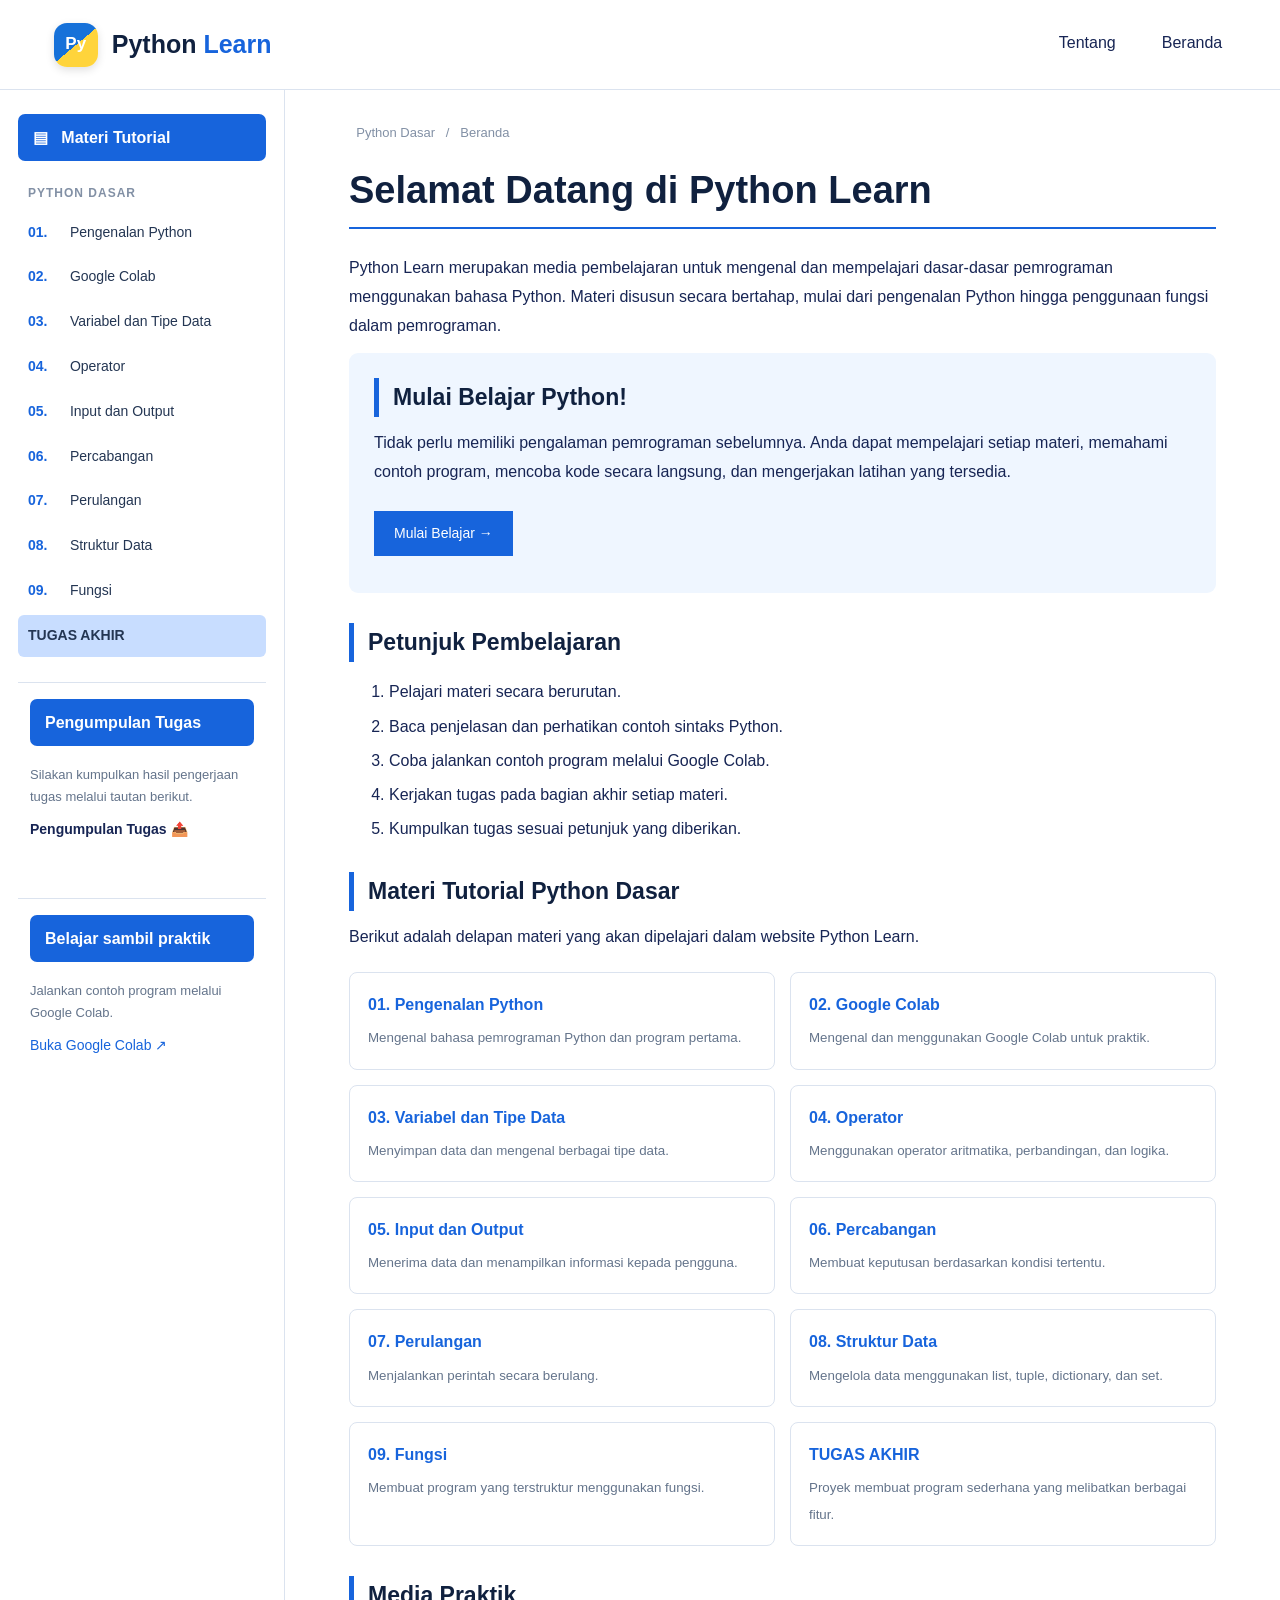
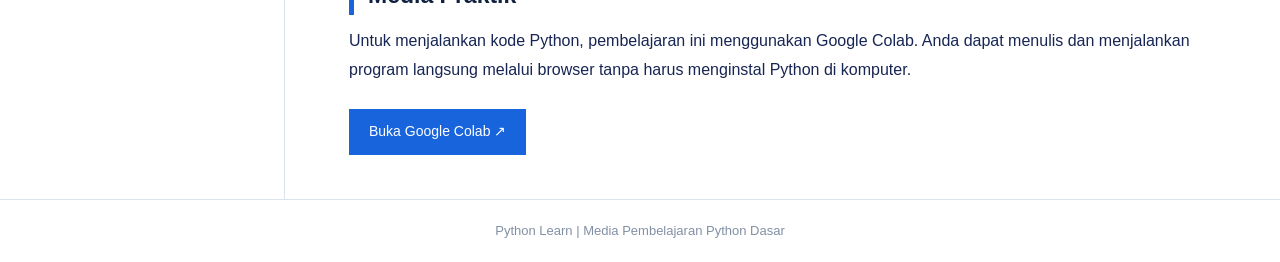
<file: index.html>
<!DOCTYPE html>
<html lang="id">
  <head>
    <meta charset="UTF-8" />
    <meta name="viewport" content="width=device-width, initial-scale=1.0" />

    <title>Python Learn - Belajar Python Dasar</title>

    <link rel="stylesheet" href="assets/css/style.css" />
  </head>

  <body>
    <header>
      <a href="index.html" class="logo">
        <div class="logo-icon">Py</div>
        <h1>Python <span>Learn</span></h1>
      </a>

      <nav class="top-nav">
        <a href="tentang.html">Tentang</a>
        <a href="index.html">Beranda</a>
      </nav>
    </header>

    <div class="container">
      <!-- SIDEBAR -->
      <aside class="sidebar" id="sidebar"></aside>

      <!-- KONTEN UTAMA -->
      <main class="content">
        <div class="breadcrumb">
          &nbsp; Python Dasar &nbsp; / &nbsp; Beranda
        </div>

        <h2>Selamat Datang di Python Learn</h2>

        <p>
          Python Learn merupakan media pembelajaran untuk mengenal dan
          mempelajari dasar-dasar pemrograman menggunakan bahasa Python. Materi
          disusun secara bertahap, mulai dari pengenalan Python hingga
          penggunaan fungsi dalam pemrograman.
        </p>

        <div class="welcome">
          <h3>Mulai Belajar Python!</h3>

          <p>
            Tidak perlu memiliki pengalaman pemrograman sebelumnya. Anda dapat
            mempelajari setiap materi, memahami contoh program, mencoba kode
            secara langsung, dan mengerjakan latihan yang tersedia.
          </p>

          <a href="pengenalan-python.html" class="colab-button">
            Mulai Belajar →
          </a>
        </div>

        <h3>Petunjuk Pembelajaran</h3>

        <ol>
          <li>Pelajari materi secara berurutan.</li>
          <li>Baca penjelasan dan perhatikan contoh sintaks Python.</li>
          <li>Coba jalankan contoh program melalui Google Colab.</li>
          <li>Kerjakan tugas pada bagian akhir setiap materi.</li>
          <li>Kumpulkan tugas sesuai petunjuk yang diberikan.</li>
        </ol>

        <h3>Materi Tutorial Python Dasar</h3>

        <p>
          Berikut adalah delapan materi yang akan dipelajari dalam website
          Python Learn.
        </p>

        <div class="materi-list">
          <a href="pengenalan-python.html" class="materi-card">
            <strong>01. Pengenalan Python</strong>
            <small
              >Mengenal bahasa pemrograman Python dan program pertama.</small
            >
          </a>

          <a href="google-colab.html" class="materi-card">
            <strong>02. Google Colab</strong>
            <small>Mengenal dan menggunakan Google Colab untuk praktik.</small>
          </a>

          <a href="variabel-tipe-data.html" class="materi-card">
            <strong>03. Variabel dan Tipe Data</strong>
            <small>Menyimpan data dan mengenal berbagai tipe data.</small>
          </a>

          <a href="operator.html" class="materi-card">
            <strong>04. Operator</strong>
            <small
              >Menggunakan operator aritmatika, perbandingan, dan logika.</small
            >
          </a>

          <a href="fungsi.html" class="materi-card">
            <strong>05. Input dan Output</strong>
            <small
              >Menerima data dan menampilkan informasi kepada pengguna.</small
            >
          </a>

          <a href="percabangan.html" class="materi-card">
            <strong>06. Percabangan</strong>
            <small>Membuat keputusan berdasarkan kondisi tertentu.</small>
          </a>

          <a href="perulangan.html" class="materi-card">
            <strong>07. Perulangan</strong>
            <small>Menjalankan perintah secara berulang.</small>
          </a>

          <a href="struktur-data.html" class="materi-card">
            <strong>08. Struktur Data</strong>
            <small
              >Mengelola data menggunakan list, tuple, dictionary, dan
              set.</small
            >
          </a>

          <a href="fungsi.html" class="materi-card">
            <strong>09. Fungsi</strong>
            <small>Membuat program yang terstruktur menggunakan fungsi.</small>
          </a>

          <a href="#" class="materi-card">
            <strong>TUGAS AKHIR</strong>
            <small
              >Proyek membuat program sederhana yang melibatkan berbagai
              fitur.</small
            >
          </a>
        </div>

        <h3>Media Praktik</h3>

        <p>
          Untuk menjalankan kode Python, pembelajaran ini menggunakan Google
          Colab. Anda dapat menulis dan menjalankan program langsung melalui
          browser tanpa harus menginstal Python di komputer.
        </p>

        <a
          href="https://colab.research.google.com/#create=true"
          target="_blank"
          class="colab-button"
        >
          Buka Google Colab ↗
        </a>
      </main>
    </div>

    <footer>Python Learn | Media Pembelajaran Python Dasar</footer>

    <script src="assets/js/script.js"></script>
  </body>
</html>
</file>
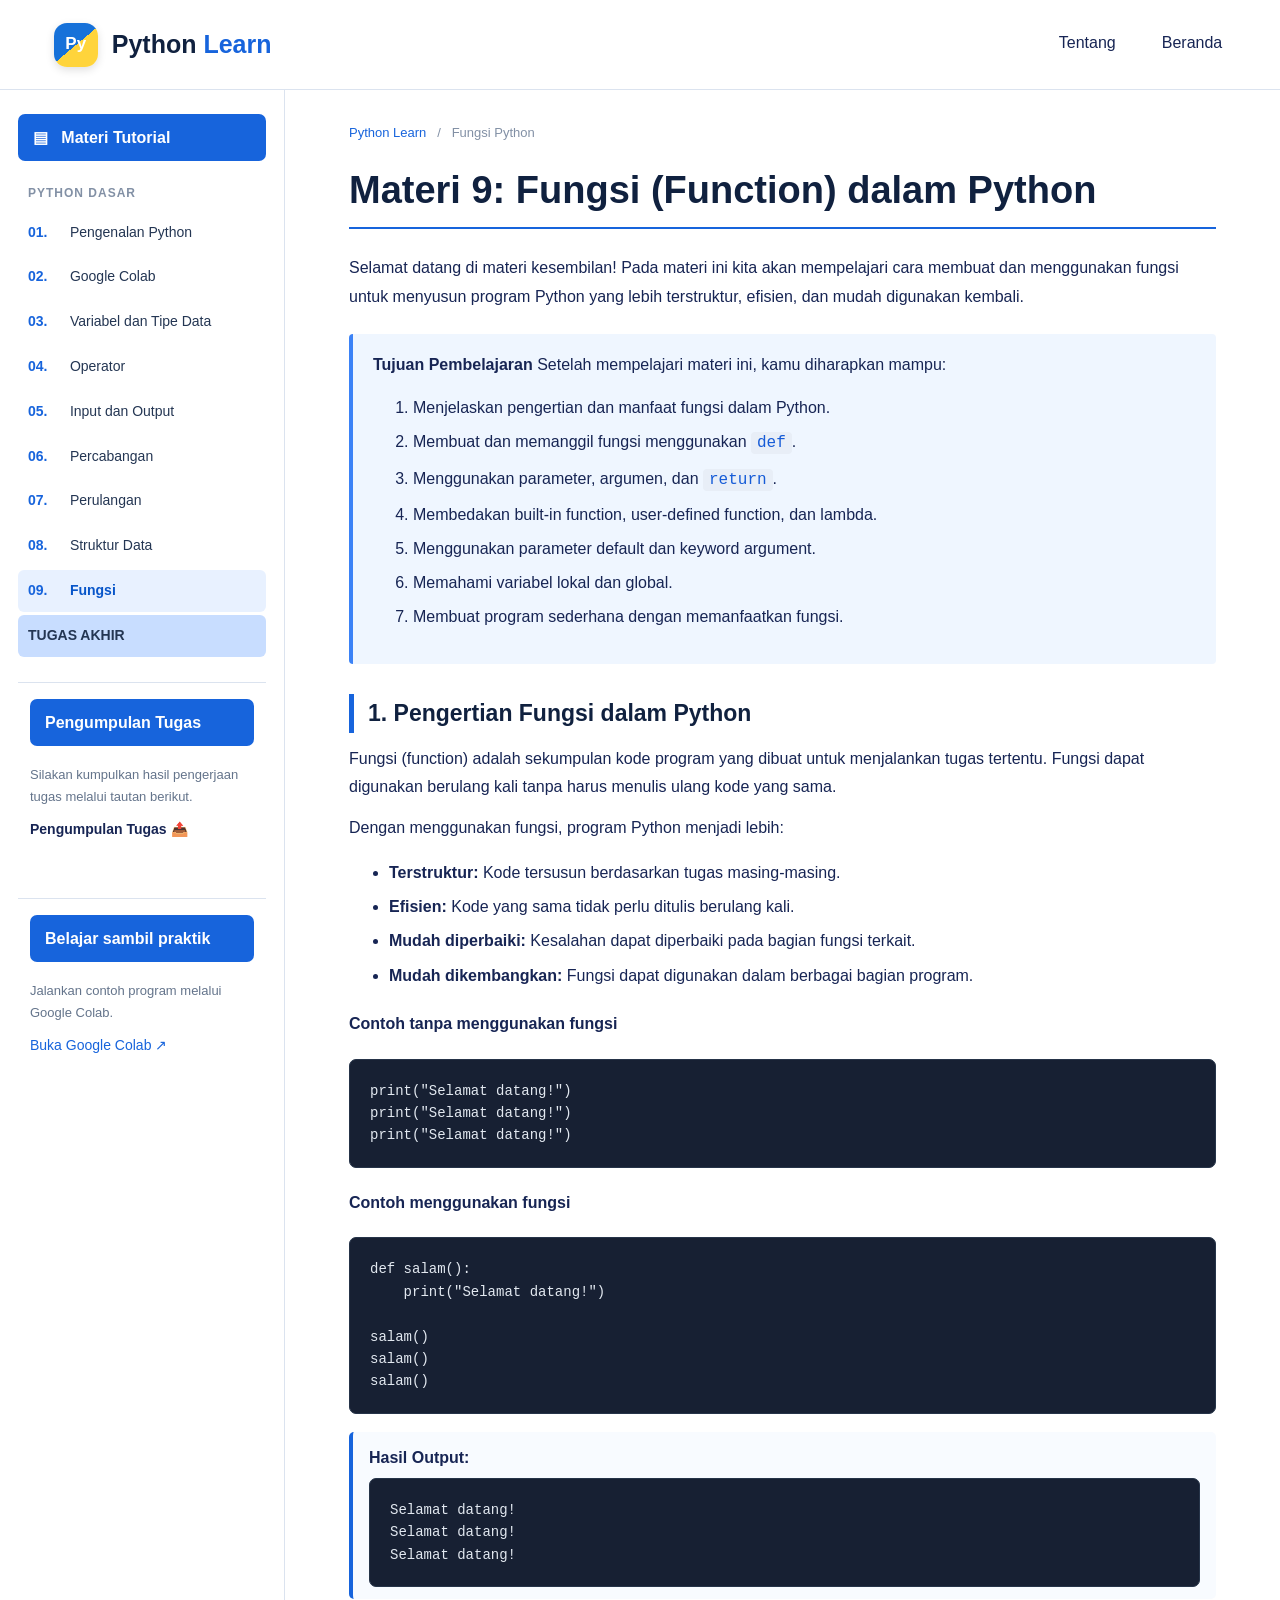
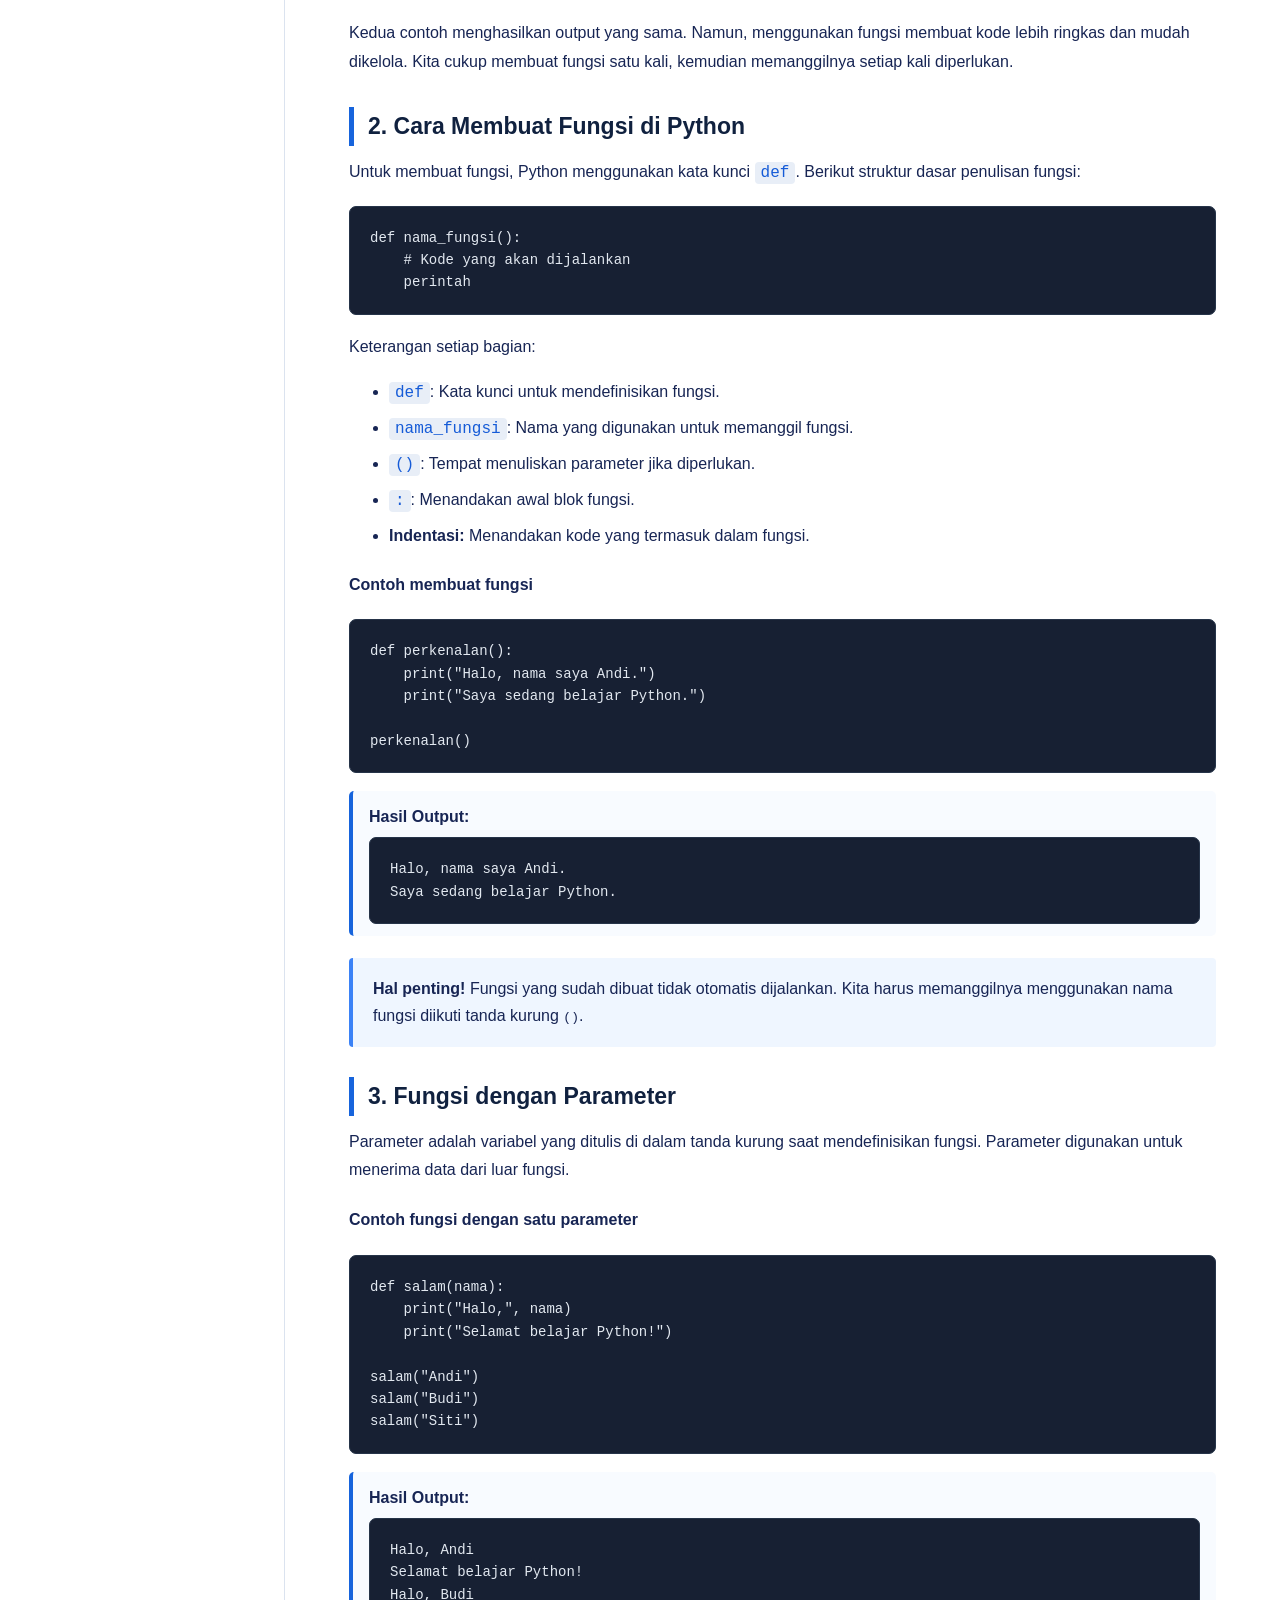
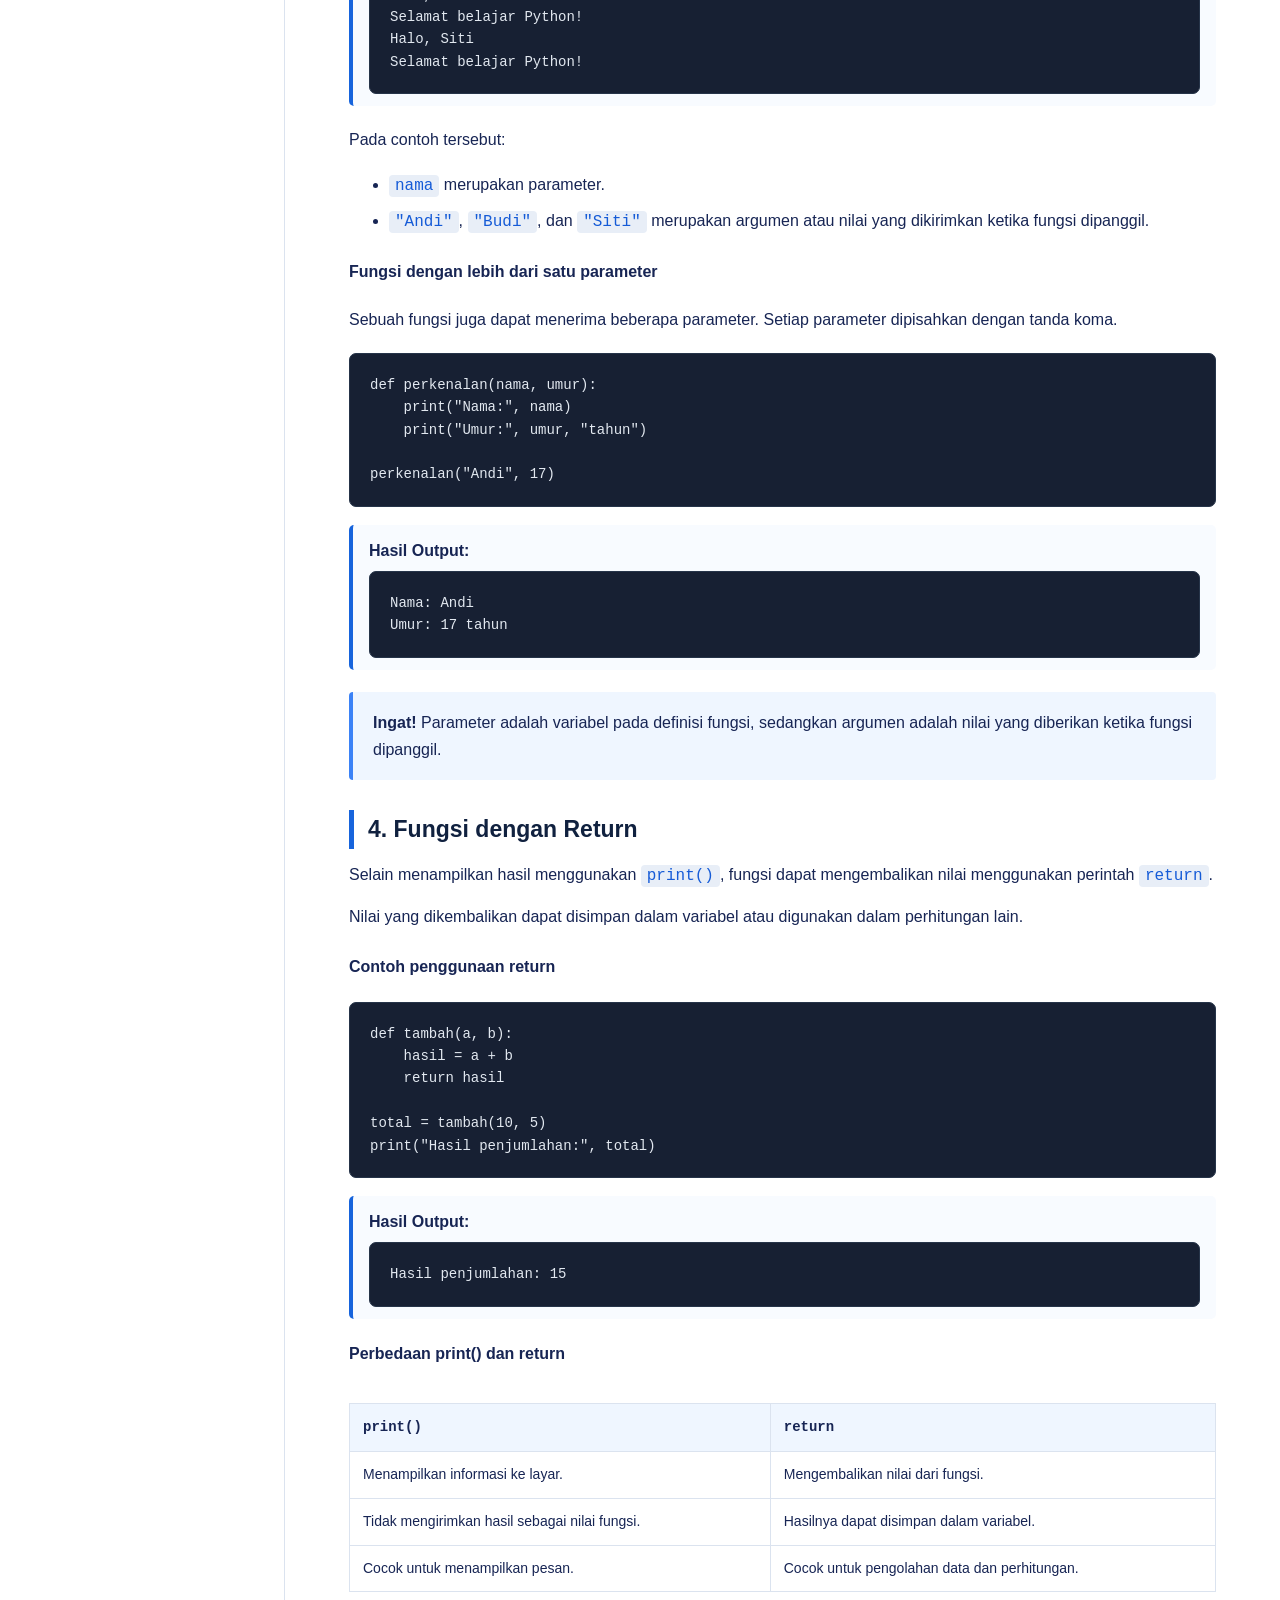
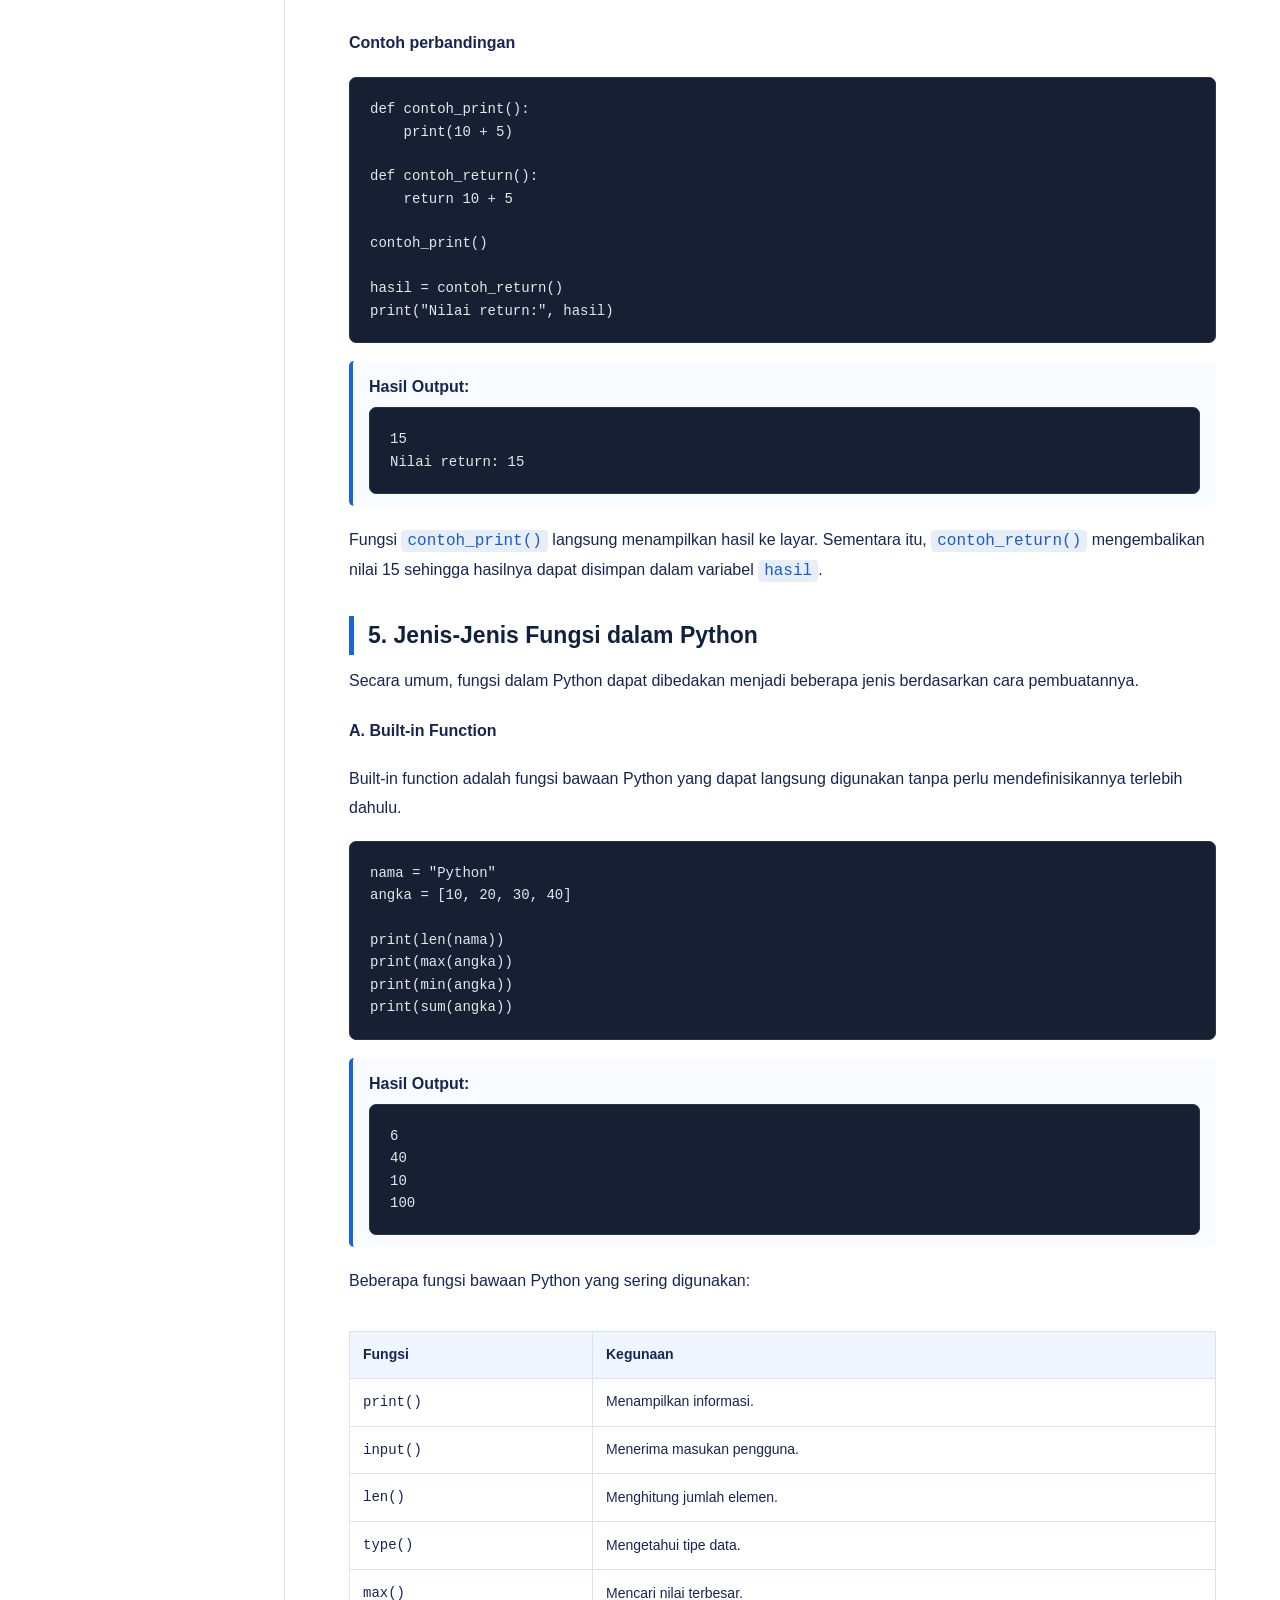
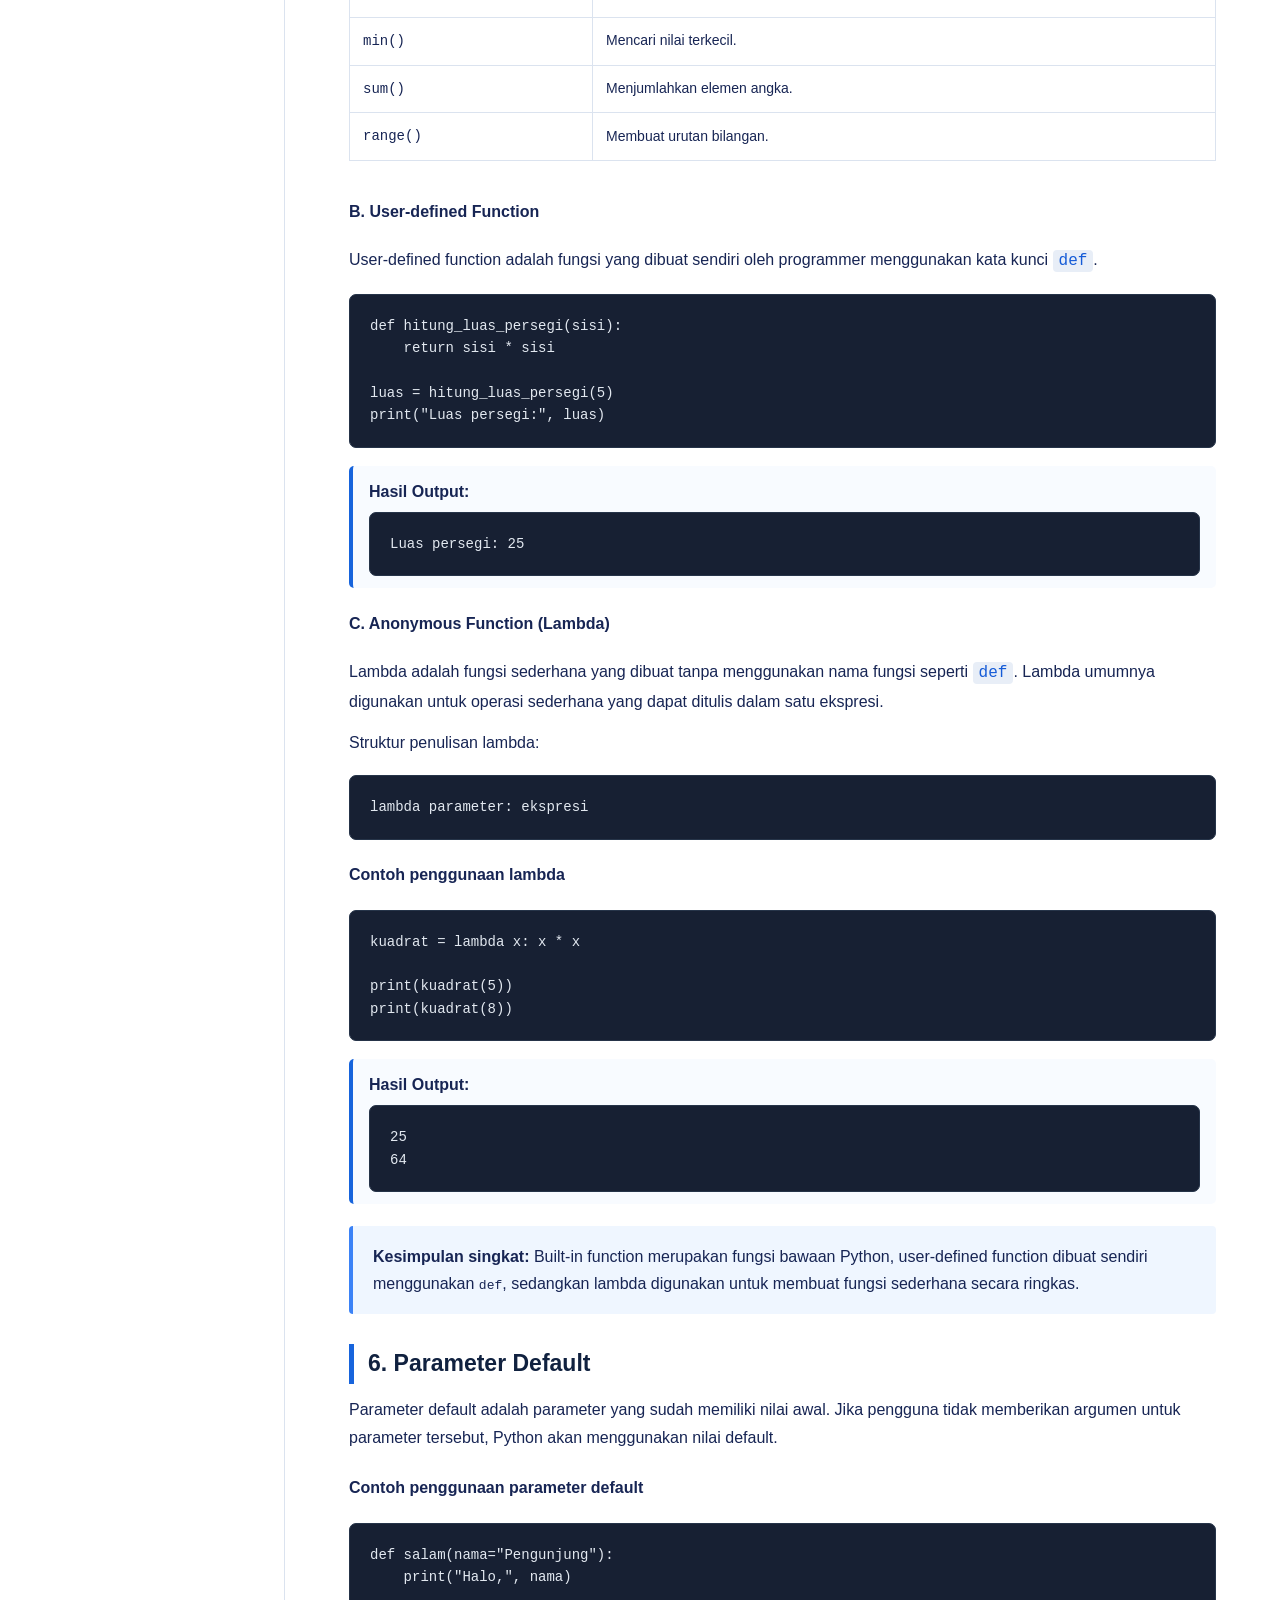
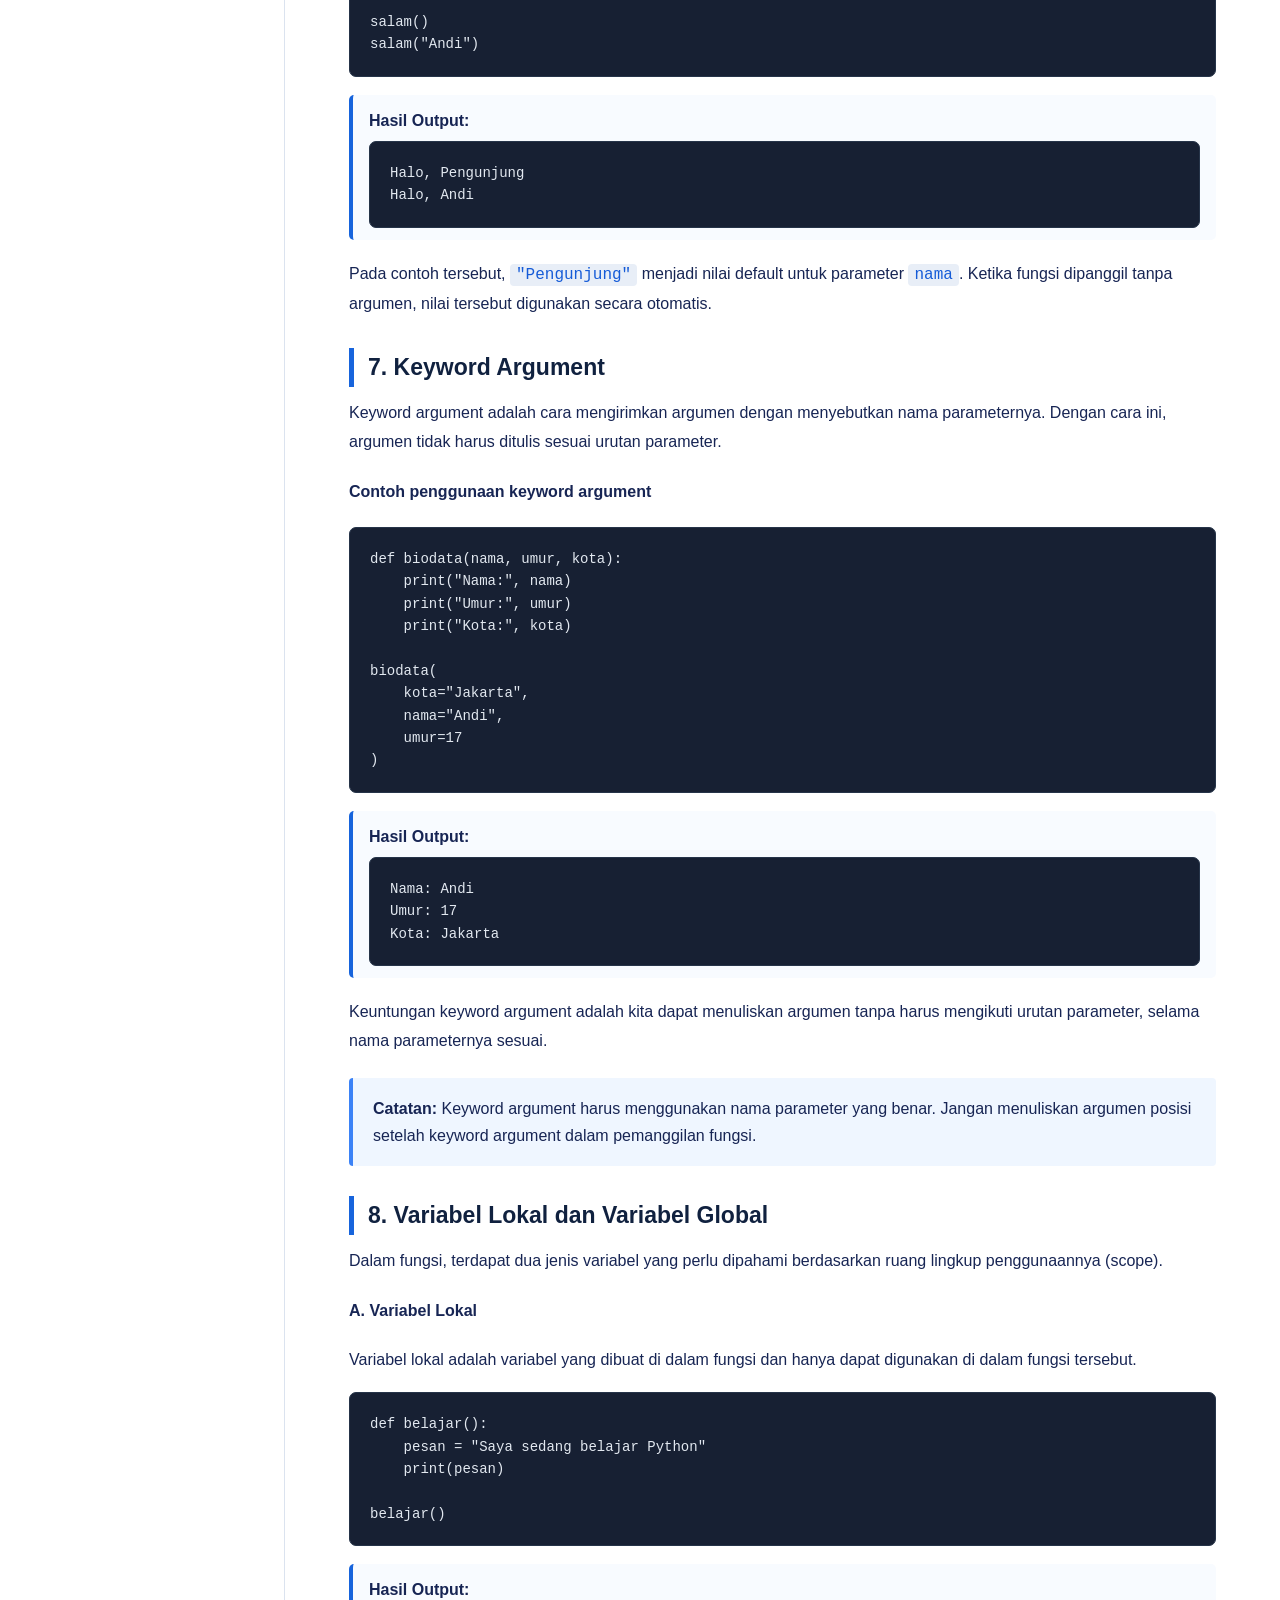
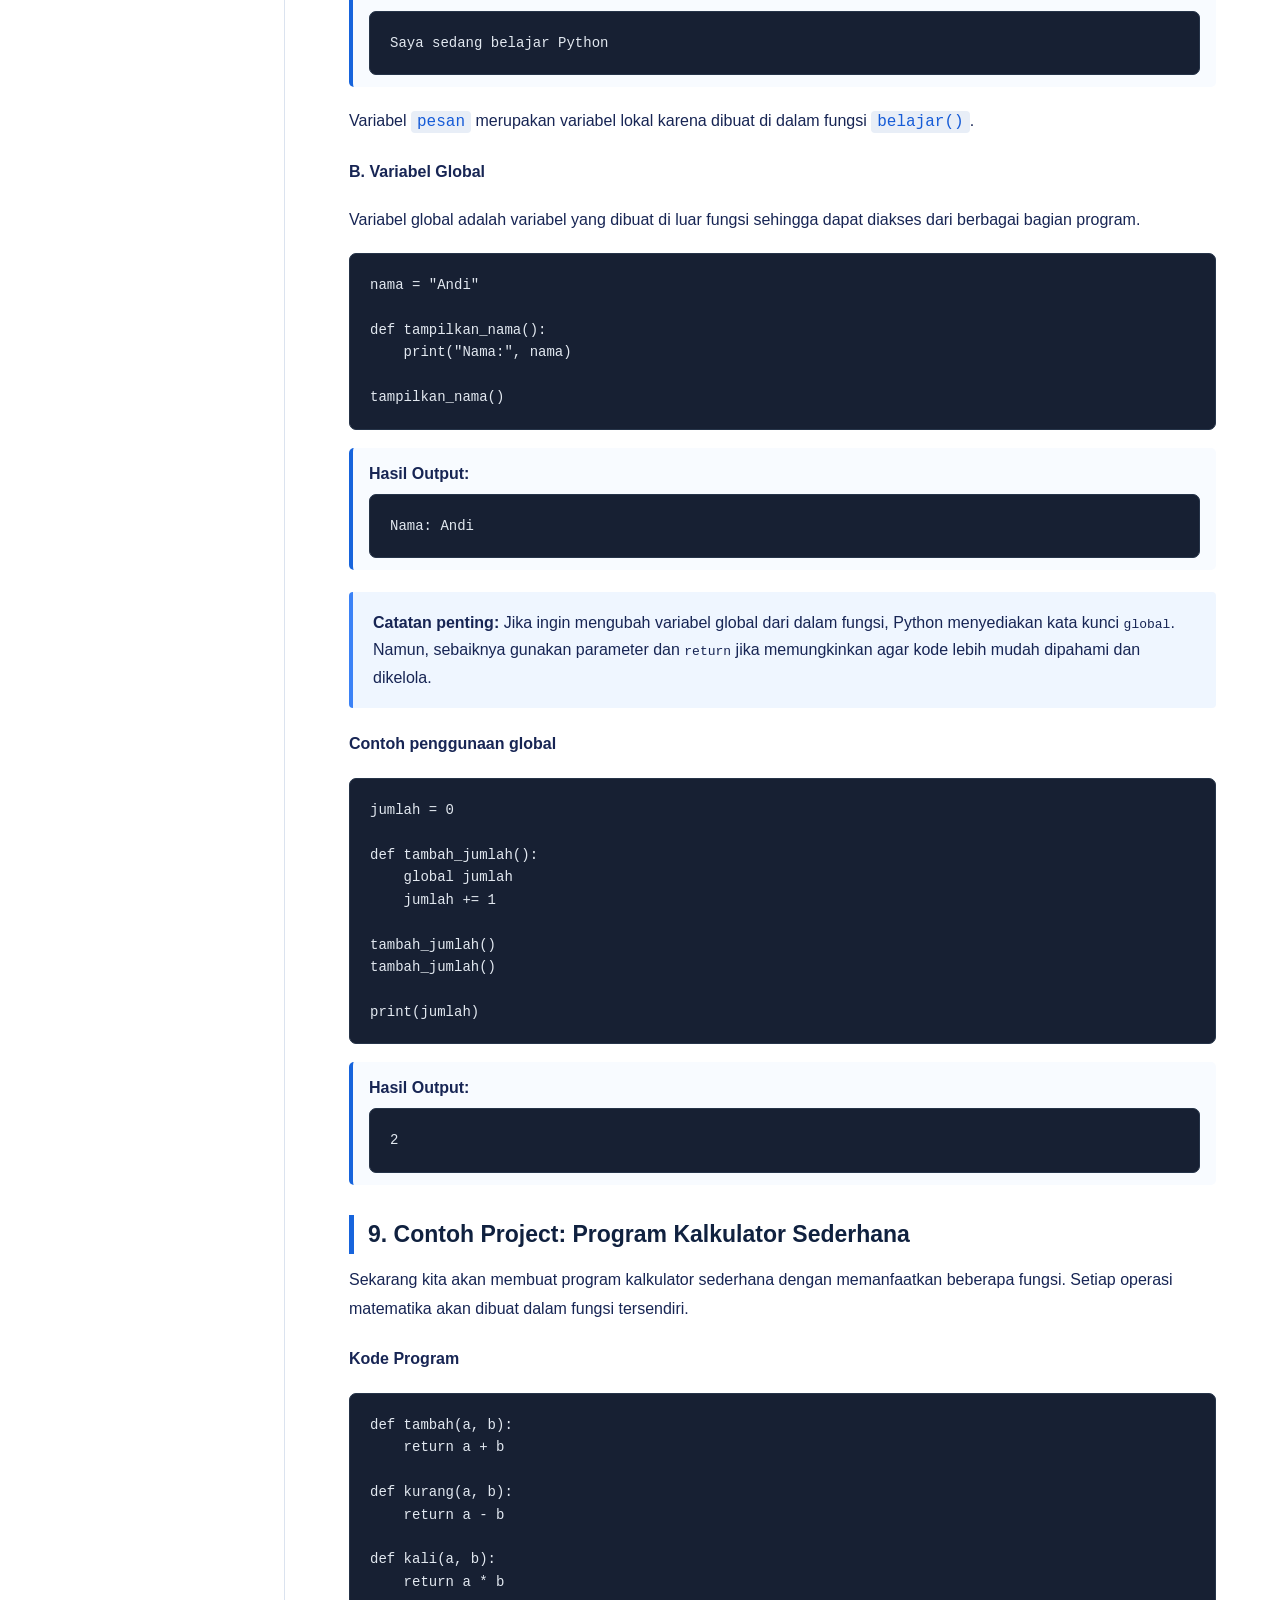
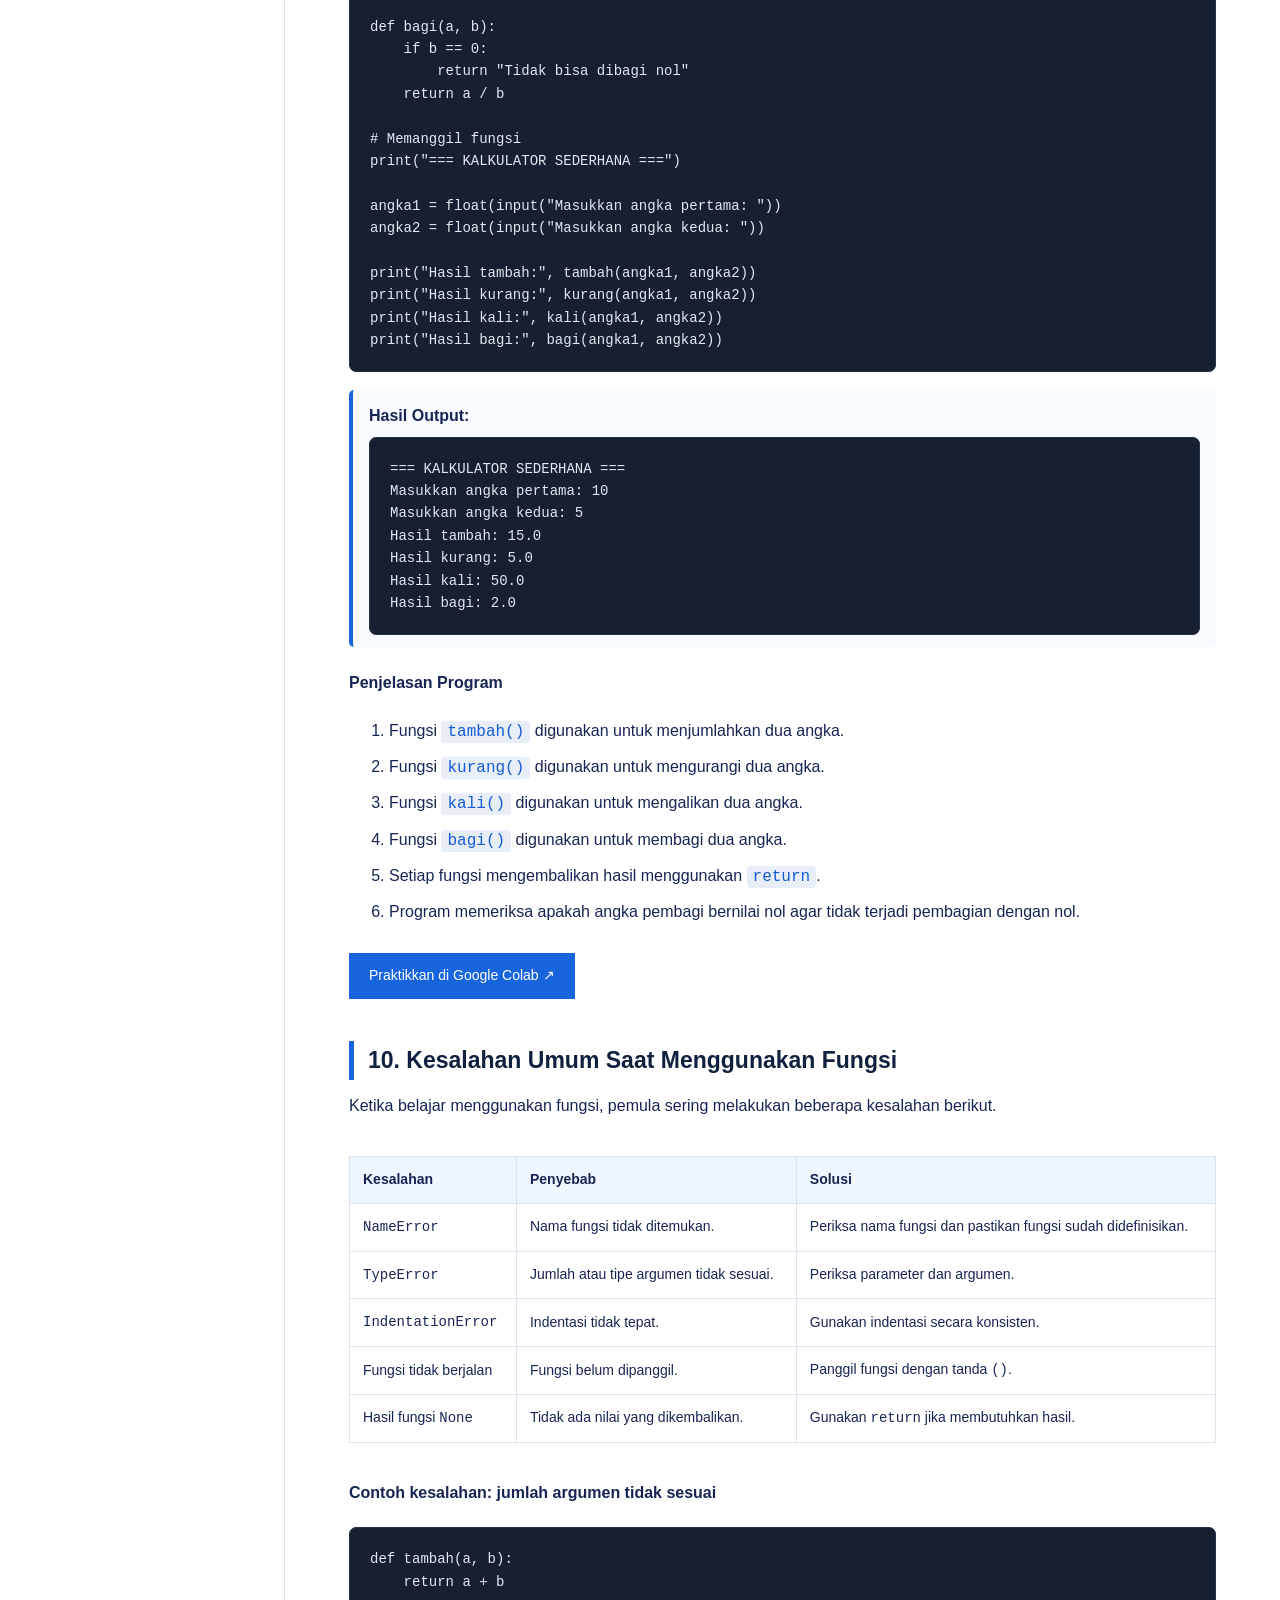
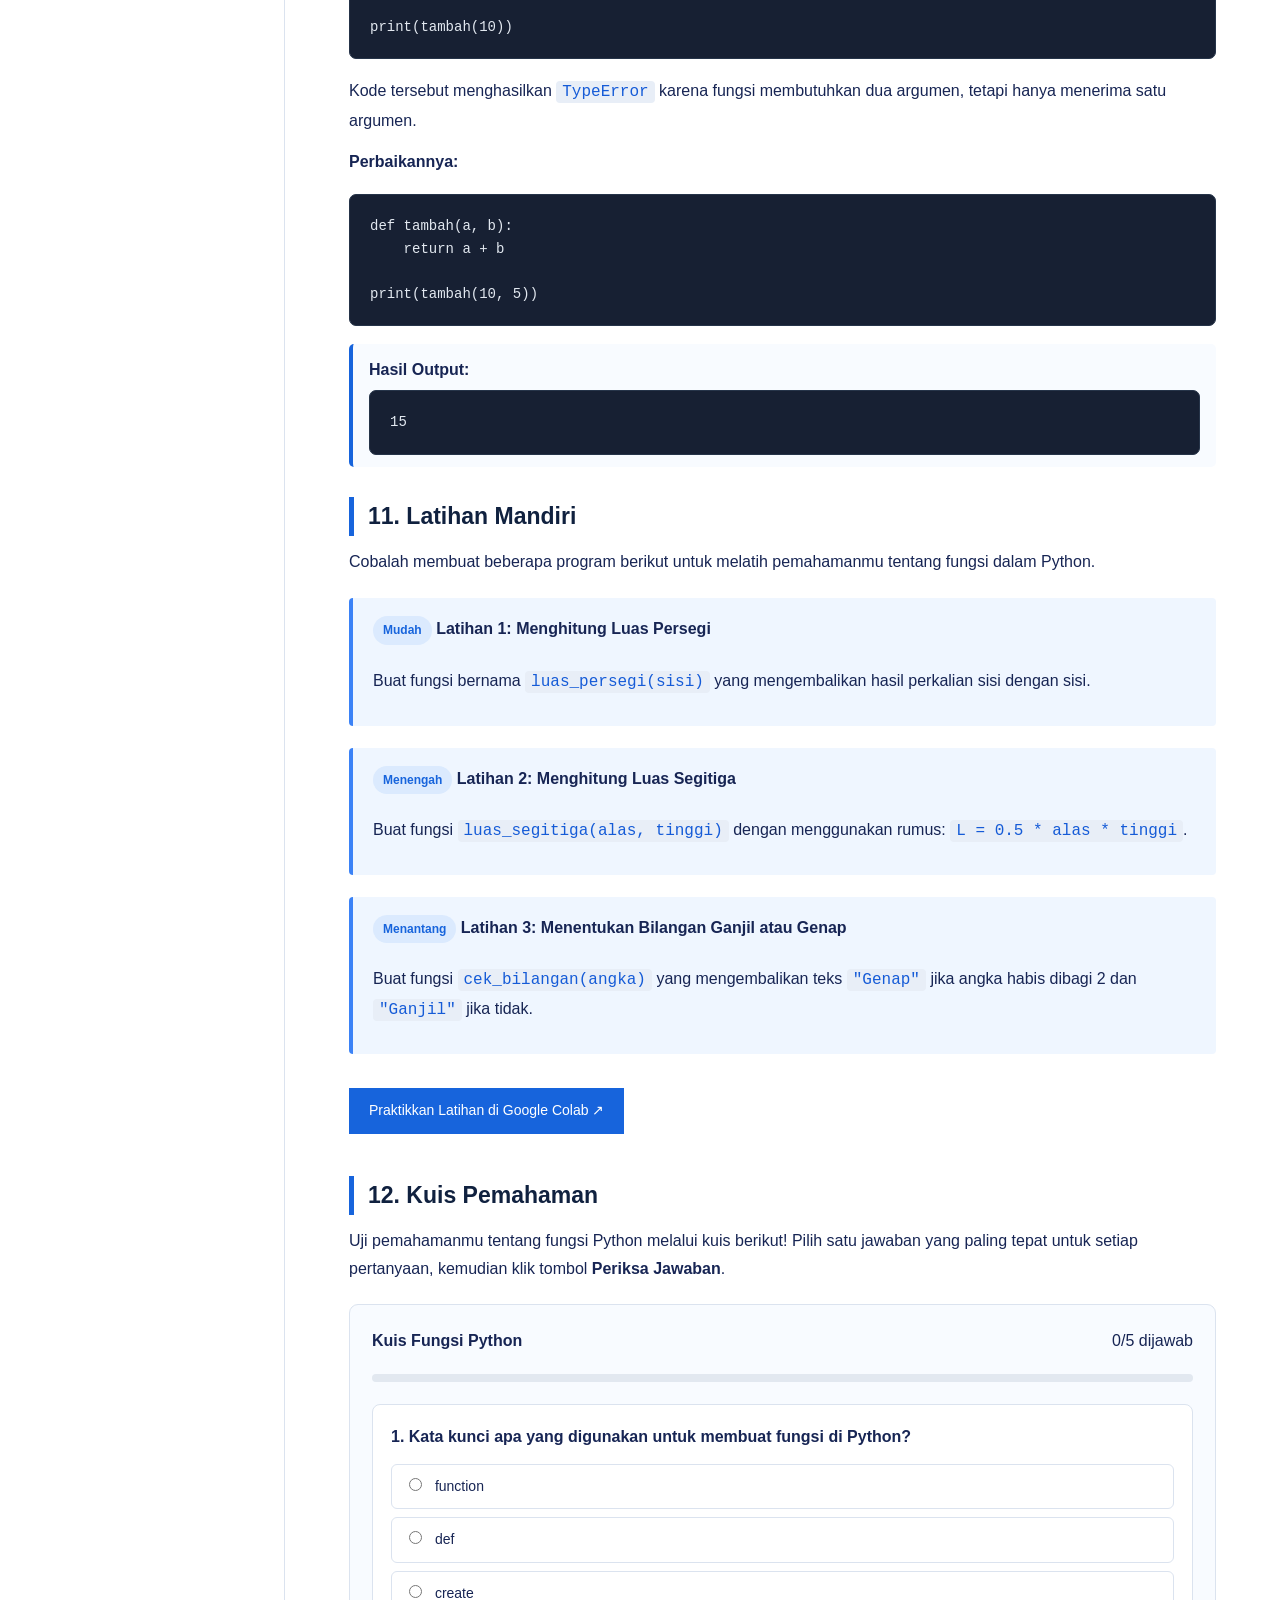
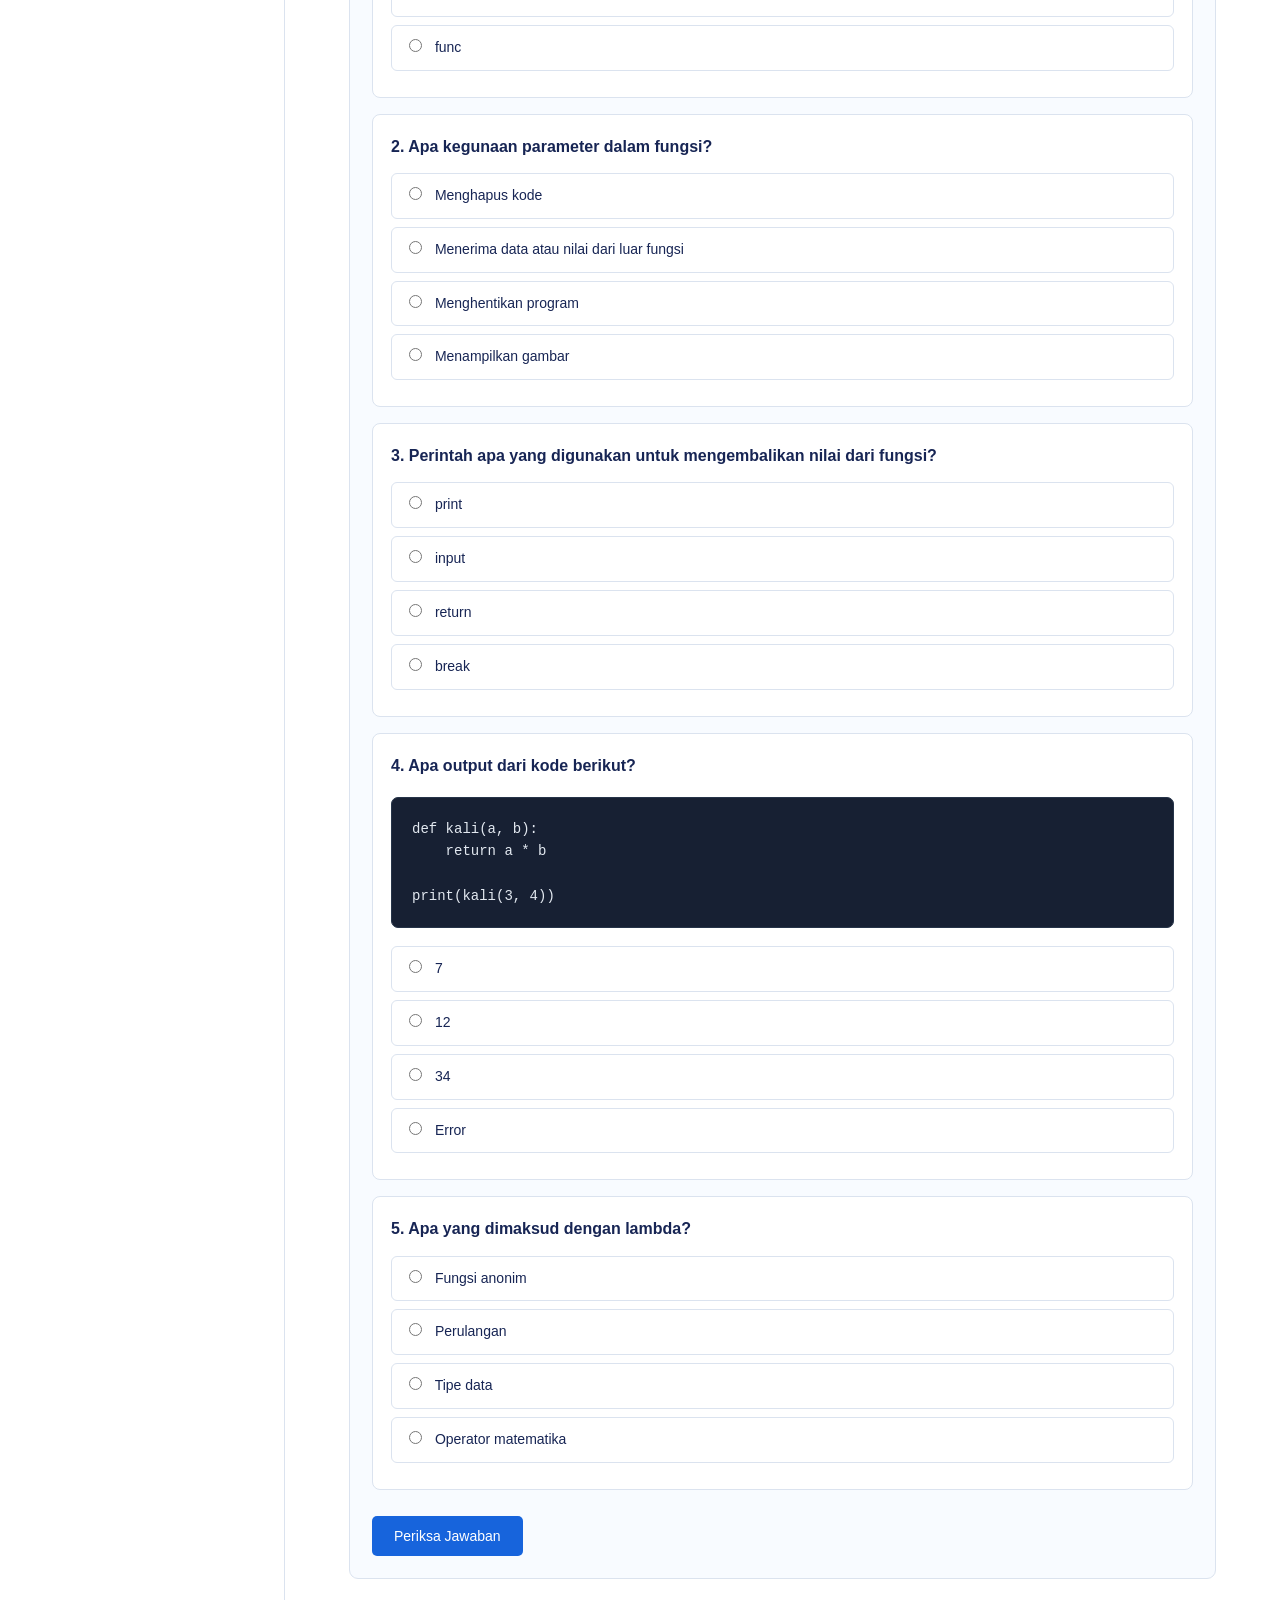
<file: fungsi.html>
<!DOCTYPE html>
<html lang="id">
  <head>
    <meta charset="UTF-8" />
    <meta name="viewport" content="width=device-width, initial-scale=1.0" />
    <title>Materi 9: Fungsi Python | Python Learn</title>
    <link rel="stylesheet" href="assets/css/style.css" />

    <style>
      /* Styling disamakan persis dengan pengenalan-python.html */
      .subsection {
        margin-bottom: 30px;
      }

      .subsection h3 {
        margin-top: 30px;
      }

      .table-responsive {
        overflow-x: auto;
        margin: 20px 0;
      }

      .content table {
        width: 100%;
        border-collapse: collapse;
        font-size: 14px;
        margin: 15px 0;
      }

      .content th,
      .content td {
        border: 1px solid #dbe3ef;
        padding: 11px 13px;
        text-align: left;
      }

      .content th {
        background: #eff6ff;
        color: #172554;
      }

      .code-output {
        background: #f8fbff;
        border-left: 4px solid #1764dc;
        padding: 12px 16px;
        border-radius: 5px;
        margin: 10px 0 20px;
      }

      .code-output strong {
        display: block;
        margin-bottom: 7px;
        color: #172554;
      }

      .code-output pre {
        margin: 0;
        white-space: pre-wrap;
      }

      .difficulty {
        display: inline-block;
        font-size: 12px;
        padding: 4px 10px;
        border-radius: 20px;
        background: #dbeafe;
        color: #1764dc;
        font-weight: bold;
        margin-bottom: 10px;
      }

      /* Kuis Interaktif */
      .quiz-container {
        border: 1px solid #dbe3ef;
        border-radius: 9px;
        padding: 22px;
        margin-top: 20px;
        background: #f8fbff;
      }

      .quiz-header {
        display: flex;
        justify-content: space-between;
        gap: 10px;
        flex-wrap: wrap;
        align-items: center;
        margin-bottom: 20px;
      }

      .quiz-progress {
        background: #e2e8f0;
        height: 8px;
        border-radius: 10px;
        overflow: hidden;
        margin-bottom: 22px;
      }

      .quiz-progress-bar {
        height: 100%;
        width: 0%;
        background: #1764dc;
        transition: width 0.3s;
      }

      .question-card {
        background: #fff;
        border: 1px solid #dbe3ef;
        border-radius: 8px;
        padding: 18px;
        margin-bottom: 16px;
      }

      .question-card h4 {
        margin: 0 0 13px;
        color: #172554;
      }

      .quiz-option {
        display: block;
        padding: 10px 12px;
        margin: 8px 0;
        border: 1px solid #dbe3ef;
        border-radius: 6px;
        cursor: pointer;
        font-size: 14px;
        background: white;
      }

      .quiz-option:hover {
        background: #eff6ff;
        border-color: #1764dc;
      }

      .quiz-option input {
        margin-right: 9px;
        accent-color: #1764dc;
      }

      .quiz-button {
        background: #1764dc;
        color: white;
        border: none;
        border-radius: 5px;
        padding: 12px 22px;
        cursor: pointer;
        font-size: 14px;
        margin-top: 10px;
      }

      .quiz-button:hover {
        background: #104bad;
      }

      .quiz-result {
        display: none;
        padding: 17px;
        margin-top: 18px;
        border-radius: 7px;
        background: #eff6ff;
        border-left: 4px solid #1764dc;
      }

      .quiz-result h4 {
        margin-top: 0;
      }

      .quiz-feedback {
        font-size: 13px;
        margin-top: 8px;
        color: #475569;
      }

      .quiz-feedback.correct {
        color: #15803d;
      }

      .quiz-feedback.wrong {
        color: #dc2626;
      }

      @media (max-width: 700px) {
        .quiz-container {
          padding: 14px;
        }
      }
    </style>
  </head>

  <body>
    <!-- HEADER -->
    <header>
      <a href="index.html" class="logo">
        <div class="logo-icon">Py</div>
        <h1>Python <span>Learn</span></h1>
      </a>

      <nav class="top-nav">
        <a href="tentang.html">Tentang</a>
        <a href="index.html">Beranda</a>
      </nav>
    </header>

    <div class="container">
      <!-- SIDEBAR -->
      <aside class="sidebar" id="sidebar"></aside>

      <!-- KONTEN MATERI -->
      <main class="content">
        <div class="breadcrumb">
          <a href="index.html">Python Learn</a>
          &nbsp; / &nbsp; Fungsi Python
        </div>

        <h2>Materi 9: Fungsi (Function) dalam Python</h2>

        <p>
          Selamat datang di materi kesembilan! Pada materi ini kita akan
          mempelajari cara membuat dan menggunakan fungsi untuk menyusun program
          Python yang lebih terstruktur, efisien, dan mudah digunakan kembali.
        </p>

        <div class="info">
          <strong>Tujuan Pembelajaran</strong>
          Setelah mempelajari materi ini, kamu diharapkan mampu:
          <ol>
            <li>Menjelaskan pengertian dan manfaat fungsi dalam Python.</li>
            <li>Membuat dan memanggil fungsi menggunakan <code>def</code>.</li>
            <li>Menggunakan parameter, argumen, dan <code>return</code>.</li>
            <li>
              Membedakan built-in function, user-defined function, dan lambda.
            </li>
            <li>Menggunakan parameter default dan keyword argument.</li>
            <li>Memahami variabel lokal dan global.</li>
            <li>Membuat program sederhana dengan memanfaatkan fungsi.</li>
          </ol>
        </div>

        <!-- BAGIAN 1 -->
        <section class="subsection">
          <h3>1. Pengertian Fungsi dalam Python</h3>

          <p>
            Fungsi (function) adalah sekumpulan kode program yang dibuat untuk
            menjalankan tugas tertentu. Fungsi dapat digunakan berulang kali
            tanpa harus menulis ulang kode yang sama.
          </p>

          <p>Dengan menggunakan fungsi, program Python menjadi lebih:</p>

          <ul>
            <li>
              <strong>Terstruktur:</strong> Kode tersusun berdasarkan tugas
              masing-masing.
            </li>
            <li>
              <strong>Efisien:</strong> Kode yang sama tidak perlu ditulis
              berulang kali.
            </li>
            <li>
              <strong>Mudah diperbaiki:</strong> Kesalahan dapat diperbaiki pada
              bagian fungsi terkait.
            </li>
            <li>
              <strong>Mudah dikembangkan:</strong> Fungsi dapat digunakan dalam
              berbagai bagian program.
            </li>
          </ul>

          <h4>Contoh tanpa menggunakan fungsi</h4>

          <pre><code>print("Selamat datang!")
print("Selamat datang!")
print("Selamat datang!")</code></pre>

          <h4>Contoh menggunakan fungsi</h4>

          <pre><code>def salam():
    print("Selamat datang!")

salam()
salam()
salam()</code></pre>

          <div class="code-output">
            <strong>Hasil Output:</strong>
            <pre>
Selamat datang!
Selamat datang!
Selamat datang!</pre
            >
          </div>

          <p>
            Kedua contoh menghasilkan output yang sama. Namun, menggunakan
            fungsi membuat kode lebih ringkas dan mudah dikelola. Kita cukup
            membuat fungsi satu kali, kemudian memanggilnya setiap kali
            diperlukan.
          </p>
        </section>

        <!-- BAGIAN 2 -->
        <section class="subsection">
          <h3>2. Cara Membuat Fungsi di Python</h3>

          <p>
            Untuk membuat fungsi, Python menggunakan kata kunci
            <code>def</code>. Berikut struktur dasar penulisan fungsi:
          </p>

          <pre><code>def nama_fungsi():
    # Kode yang akan dijalankan
    perintah</code></pre>

          <p>Keterangan setiap bagian:</p>

          <ul>
            <li><code>def</code>: Kata kunci untuk mendefinisikan fungsi.</li>
            <li>
              <code>nama_fungsi</code>: Nama yang digunakan untuk memanggil
              fungsi.
            </li>
            <li>
              <code>()</code>: Tempat menuliskan parameter jika diperlukan.
            </li>
            <li><code>:</code>: Menandakan awal blok fungsi.</li>
            <li>
              <strong>Indentasi:</strong> Menandakan kode yang termasuk dalam
              fungsi.
            </li>
          </ul>

          <h4>Contoh membuat fungsi</h4>

          <pre><code>def perkenalan():
    print("Halo, nama saya Andi.")
    print("Saya sedang belajar Python.")

perkenalan()</code></pre>

          <div class="code-output">
            <strong>Hasil Output:</strong>
            <pre>
Halo, nama saya Andi.
Saya sedang belajar Python.</pre
            >
          </div>

          <div class="info">
            <strong>Hal penting!</strong>
            Fungsi yang sudah dibuat tidak otomatis dijalankan. Kita harus
            memanggilnya menggunakan nama fungsi diikuti tanda kurung
            <code>()</code>.
          </div>
        </section>

        <!-- BAGIAN 3 -->
        <section class="subsection">
          <h3>3. Fungsi dengan Parameter</h3>

          <p>
            Parameter adalah variabel yang ditulis di dalam tanda kurung saat
            mendefinisikan fungsi. Parameter digunakan untuk menerima data dari
            luar fungsi.
          </p>

          <h4>Contoh fungsi dengan satu parameter</h4>

          <pre><code>def salam(nama):
    print("Halo,", nama)
    print("Selamat belajar Python!")

salam("Andi")
salam("Budi")
salam("Siti")</code></pre>

          <div class="code-output">
            <strong>Hasil Output:</strong>
            <pre>
Halo, Andi
Selamat belajar Python!
Halo, Budi
Selamat belajar Python!
Halo, Siti
Selamat belajar Python!</pre
            >
          </div>

          <p>Pada contoh tersebut:</p>

          <ul>
            <li><code>nama</code> merupakan parameter.</li>
            <li>
              <code>"Andi"</code>, <code>"Budi"</code>, dan
              <code>"Siti"</code> merupakan argumen atau nilai yang dikirimkan
              ketika fungsi dipanggil.
            </li>
          </ul>

          <h4>Fungsi dengan lebih dari satu parameter</h4>

          <p>
            Sebuah fungsi juga dapat menerima beberapa parameter. Setiap
            parameter dipisahkan dengan tanda koma.
          </p>

          <pre><code>def perkenalan(nama, umur):
    print("Nama:", nama)
    print("Umur:", umur, "tahun")

perkenalan("Andi", 17)</code></pre>

          <div class="code-output">
            <strong>Hasil Output:</strong>
            <pre>
Nama: Andi
Umur: 17 tahun</pre
            >
          </div>

          <div class="info">
            <strong>Ingat!</strong>
            Parameter adalah variabel pada definisi fungsi, sedangkan argumen
            adalah nilai yang diberikan ketika fungsi dipanggil.
          </div>
        </section>

        <!-- BAGIAN 4 -->
        <section class="subsection">
          <h3>4. Fungsi dengan Return</h3>

          <p>
            Selain menampilkan hasil menggunakan <code>print()</code>, fungsi
            dapat mengembalikan nilai menggunakan perintah <code>return</code>.
          </p>

          <p>
            Nilai yang dikembalikan dapat disimpan dalam variabel atau digunakan
            dalam perhitungan lain.
          </p>

          <h4>Contoh penggunaan return</h4>

          <pre><code>def tambah(a, b):
    hasil = a + b
    return hasil

total = tambah(10, 5)
print("Hasil penjumlahan:", total)</code></pre>

          <div class="code-output">
            <strong>Hasil Output:</strong>
            <pre>Hasil penjumlahan: 15</pre>
          </div>

          <h4>Perbedaan print() dan return</h4>

          <div class="table-responsive">
            <table>
              <thead>
                <tr>
                  <th><code>print()</code></th>
                  <th><code>return</code></th>
                </tr>
              </thead>
              <tbody>
                <tr>
                  <td>Menampilkan informasi ke layar.</td>
                  <td>Mengembalikan nilai dari fungsi.</td>
                </tr>
                <tr>
                  <td>Tidak mengirimkan hasil sebagai nilai fungsi.</td>
                  <td>Hasilnya dapat disimpan dalam variabel.</td>
                </tr>
                <tr>
                  <td>Cocok untuk menampilkan pesan.</td>
                  <td>Cocok untuk pengolahan data dan perhitungan.</td>
                </tr>
              </tbody>
            </table>
          </div>

          <h4>Contoh perbandingan</h4>

          <pre><code>def contoh_print():
    print(10 + 5)

def contoh_return():
    return 10 + 5

contoh_print()

hasil = contoh_return()
print("Nilai return:", hasil)</code></pre>

          <div class="code-output">
            <strong>Hasil Output:</strong>
            <pre>
15
Nilai return: 15</pre
            >
          </div>

          <p>
            Fungsi <code>contoh_print()</code> langsung menampilkan hasil ke
            layar. Sementara itu, <code>contoh_return()</code> mengembalikan
            nilai 15 sehingga hasilnya dapat disimpan dalam variabel
            <code>hasil</code>.
          </p>
        </section>

        <!-- BAGIAN 5 -->
        <section class="subsection">
          <h3>5. Jenis-Jenis Fungsi dalam Python</h3>

          <p>
            Secara umum, fungsi dalam Python dapat dibedakan menjadi beberapa
            jenis berdasarkan cara pembuatannya.
          </p>

          <h4>A. Built-in Function</h4>

          <p>
            Built-in function adalah fungsi bawaan Python yang dapat langsung
            digunakan tanpa perlu mendefinisikannya terlebih dahulu.
          </p>

          <pre><code>nama = "Python"
angka = [10, 20, 30, 40]

print(len(nama))
print(max(angka))
print(min(angka))
print(sum(angka))</code></pre>

          <div class="code-output">
            <strong>Hasil Output:</strong>
            <pre>
6
40
10
100</pre
            >
          </div>

          <p>Beberapa fungsi bawaan Python yang sering digunakan:</p>

          <div class="table-responsive">
            <table>
              <thead>
                <tr>
                  <th>Fungsi</th>
                  <th>Kegunaan</th>
                </tr>
              </thead>
              <tbody>
                <tr>
                  <td><code>print()</code></td>
                  <td>Menampilkan informasi.</td>
                </tr>
                <tr>
                  <td><code>input()</code></td>
                  <td>Menerima masukan pengguna.</td>
                </tr>
                <tr>
                  <td><code>len()</code></td>
                  <td>Menghitung jumlah elemen.</td>
                </tr>
                <tr>
                  <td><code>type()</code></td>
                  <td>Mengetahui tipe data.</td>
                </tr>
                <tr>
                  <td><code>max()</code></td>
                  <td>Mencari nilai terbesar.</td>
                </tr>
                <tr>
                  <td><code>min()</code></td>
                  <td>Mencari nilai terkecil.</td>
                </tr>
                <tr>
                  <td><code>sum()</code></td>
                  <td>Menjumlahkan elemen angka.</td>
                </tr>
                <tr>
                  <td><code>range()</code></td>
                  <td>Membuat urutan bilangan.</td>
                </tr>
              </tbody>
            </table>
          </div>

          <h4>B. User-defined Function</h4>

          <p>
            User-defined function adalah fungsi yang dibuat sendiri oleh
            programmer menggunakan kata kunci <code>def</code>.
          </p>

          <pre><code>def hitung_luas_persegi(sisi):
    return sisi * sisi

luas = hitung_luas_persegi(5)
print("Luas persegi:", luas)</code></pre>

          <div class="code-output">
            <strong>Hasil Output:</strong>
            <pre>Luas persegi: 25</pre>
          </div>

          <h4>C. Anonymous Function (Lambda)</h4>

          <p>
            Lambda adalah fungsi sederhana yang dibuat tanpa menggunakan nama
            fungsi seperti <code>def</code>. Lambda umumnya digunakan untuk
            operasi sederhana yang dapat ditulis dalam satu ekspresi.
          </p>

          <p>Struktur penulisan lambda:</p>

          <pre><code>lambda parameter: ekspresi</code></pre>

          <h4>Contoh penggunaan lambda</h4>

          <pre><code>kuadrat = lambda x: x * x

print(kuadrat(5))
print(kuadrat(8))</code></pre>

          <div class="code-output">
            <strong>Hasil Output:</strong>
            <pre>
25
64</pre
            >
          </div>

          <div class="info">
            <strong>Kesimpulan singkat:</strong>
            Built-in function merupakan fungsi bawaan Python, user-defined
            function dibuat sendiri menggunakan <code>def</code>, sedangkan
            lambda digunakan untuk membuat fungsi sederhana secara ringkas.
          </div>
        </section>

        <!-- BAGIAN 6 -->
        <section class="subsection">
          <h3>6. Parameter Default</h3>

          <p>
            Parameter default adalah parameter yang sudah memiliki nilai awal.
            Jika pengguna tidak memberikan argumen untuk parameter tersebut,
            Python akan menggunakan nilai default.
          </p>

          <h4>Contoh penggunaan parameter default</h4>

          <pre><code>def salam(nama="Pengunjung"):
    print("Halo,", nama)

salam()
salam("Andi")</code></pre>

          <div class="code-output">
            <strong>Hasil Output:</strong>
            <pre>
Halo, Pengunjung
Halo, Andi</pre
            >
          </div>

          <p>
            Pada contoh tersebut, <code>"Pengunjung"</code> menjadi nilai
            default untuk parameter <code>nama</code>. Ketika fungsi dipanggil
            tanpa argumen, nilai tersebut digunakan secara otomatis.
          </p>
        </section>

        <!-- BAGIAN 7 -->
        <section class="subsection">
          <h3>7. Keyword Argument</h3>

          <p>
            Keyword argument adalah cara mengirimkan argumen dengan menyebutkan
            nama parameternya. Dengan cara ini, argumen tidak harus ditulis
            sesuai urutan parameter.
          </p>

          <h4>Contoh penggunaan keyword argument</h4>

          <pre><code>def biodata(nama, umur, kota):
    print("Nama:", nama)
    print("Umur:", umur)
    print("Kota:", kota)

biodata(
    kota="Jakarta",
    nama="Andi",
    umur=17
)</code></pre>

          <div class="code-output">
            <strong>Hasil Output:</strong>
            <pre>
Nama: Andi
Umur: 17
Kota: Jakarta</pre
            >
          </div>

          <p>
            Keuntungan keyword argument adalah kita dapat menuliskan argumen
            tanpa harus mengikuti urutan parameter, selama nama parameternya
            sesuai.
          </p>

          <div class="info">
            <strong>Catatan:</strong>
            Keyword argument harus menggunakan nama parameter yang benar. Jangan
            menuliskan argumen posisi setelah keyword argument dalam pemanggilan
            fungsi.
          </div>
        </section>

        <!-- BAGIAN 8 -->
        <section class="subsection">
          <h3>8. Variabel Lokal dan Variabel Global</h3>

          <p>
            Dalam fungsi, terdapat dua jenis variabel yang perlu dipahami
            berdasarkan ruang lingkup penggunaannya (scope).
          </p>

          <h4>A. Variabel Lokal</h4>

          <p>
            Variabel lokal adalah variabel yang dibuat di dalam fungsi dan hanya
            dapat digunakan di dalam fungsi tersebut.
          </p>

          <pre><code>def belajar():
    pesan = "Saya sedang belajar Python"
    print(pesan)

belajar()</code></pre>

          <div class="code-output">
            <strong>Hasil Output:</strong>
            <pre>Saya sedang belajar Python</pre>
          </div>

          <p>
            Variabel <code>pesan</code> merupakan variabel lokal karena dibuat
            di dalam fungsi <code>belajar()</code>.
          </p>

          <h4>B. Variabel Global</h4>

          <p>
            Variabel global adalah variabel yang dibuat di luar fungsi sehingga
            dapat diakses dari berbagai bagian program.
          </p>

          <pre><code>nama = "Andi"

def tampilkan_nama():
    print("Nama:", nama)

tampilkan_nama()</code></pre>

          <div class="code-output">
            <strong>Hasil Output:</strong>
            <pre>Nama: Andi</pre>
          </div>

          <div class="info">
            <strong>Catatan penting:</strong>
            Jika ingin mengubah variabel global dari dalam fungsi, Python
            menyediakan kata kunci <code>global</code>. Namun, sebaiknya gunakan
            parameter dan <code>return</code> jika memungkinkan agar kode lebih
            mudah dipahami dan dikelola.
          </div>

          <h4>Contoh penggunaan global</h4>

          <pre><code>jumlah = 0

def tambah_jumlah():
    global jumlah
    jumlah += 1

tambah_jumlah()
tambah_jumlah()

print(jumlah)</code></pre>

          <div class="code-output">
            <strong>Hasil Output:</strong>
            <pre>2</pre>
          </div>
        </section>

        <!-- BAGIAN 9 -->
        <section class="subsection">
          <h3>9. Contoh Project: Program Kalkulator Sederhana</h3>

          <p>
            Sekarang kita akan membuat program kalkulator sederhana dengan
            memanfaatkan beberapa fungsi. Setiap operasi matematika akan dibuat
            dalam fungsi tersendiri.
          </p>

          <h4>Kode Program</h4>

          <pre><code>def tambah(a, b):
    return a + b

def kurang(a, b):
    return a - b

def kali(a, b):
    return a * b

def bagi(a, b):
    if b == 0:
        return "Tidak bisa dibagi nol"
    return a / b

# Memanggil fungsi
print("=== KALKULATOR SEDERHANA ===")

angka1 = float(input("Masukkan angka pertama: "))
angka2 = float(input("Masukkan angka kedua: "))

print("Hasil tambah:", tambah(angka1, angka2))
print("Hasil kurang:", kurang(angka1, angka2))
print("Hasil kali:", kali(angka1, angka2))
print("Hasil bagi:", bagi(angka1, angka2))</code></pre>

          <div class="code-output">
            <strong>Hasil Output:</strong>
            <pre>
=== KALKULATOR SEDERHANA ===
Masukkan angka pertama: 10
Masukkan angka kedua: 5
Hasil tambah: 15.0
Hasil kurang: 5.0
Hasil kali: 50.0
Hasil bagi: 2.0</pre
            >
          </div>

          <h4>Penjelasan Program</h4>

          <ol>
            <li>
              Fungsi <code>tambah()</code> digunakan untuk menjumlahkan dua
              angka.
            </li>
            <li>
              Fungsi <code>kurang()</code> digunakan untuk mengurangi dua angka.
            </li>
            <li>
              Fungsi <code>kali()</code> digunakan untuk mengalikan dua angka.
            </li>
            <li>
              Fungsi <code>bagi()</code> digunakan untuk membagi dua angka.
            </li>
            <li>
              Setiap fungsi mengembalikan hasil menggunakan <code>return</code>.
            </li>
            <li>
              Program memeriksa apakah angka pembagi bernilai nol agar tidak
              terjadi pembagian dengan nol.
            </li>
          </ol>

          <a
            class="colab-button"
            href="https://colab.research.google.com/#create=true"
            target="_blank"
            rel="noopener"
          >
            Praktikkan di Google Colab ↗
          </a>
        </section>

        <!-- BAGIAN 10 -->
        <section class="subsection">
          <h3>10. Kesalahan Umum Saat Menggunakan Fungsi</h3>

          <p>
            Ketika belajar menggunakan fungsi, pemula sering melakukan beberapa
            kesalahan berikut.
          </p>

          <div class="table-responsive">
            <table>
              <thead>
                <tr>
                  <th>Kesalahan</th>
                  <th>Penyebab</th>
                  <th>Solusi</th>
                </tr>
              </thead>
              <tbody>
                <tr>
                  <td><code>NameError</code></td>
                  <td>Nama fungsi tidak ditemukan.</td>
                  <td>
                    Periksa nama fungsi dan pastikan fungsi sudah didefinisikan.
                  </td>
                </tr>
                <tr>
                  <td><code>TypeError</code></td>
                  <td>Jumlah atau tipe argumen tidak sesuai.</td>
                  <td>Periksa parameter dan argumen.</td>
                </tr>
                <tr>
                  <td><code>IndentationError</code></td>
                  <td>Indentasi tidak tepat.</td>
                  <td>Gunakan indentasi secara konsisten.</td>
                </tr>
                <tr>
                  <td>Fungsi tidak berjalan</td>
                  <td>Fungsi belum dipanggil.</td>
                  <td>Panggil fungsi dengan tanda <code>()</code>.</td>
                </tr>
                <tr>
                  <td>Hasil fungsi <code>None</code></td>
                  <td>Tidak ada nilai yang dikembalikan.</td>
                  <td>Gunakan <code>return</code> jika membutuhkan hasil.</td>
                </tr>
              </tbody>
            </table>
          </div>

          <h4>Contoh kesalahan: jumlah argumen tidak sesuai</h4>

          <pre><code>def tambah(a, b):
    return a + b

print(tambah(10))</code></pre>

          <p>
            Kode tersebut menghasilkan <code>TypeError</code> karena fungsi
            membutuhkan dua argumen, tetapi hanya menerima satu argumen.
          </p>

          <p><strong>Perbaikannya:</strong></p>

          <pre><code>def tambah(a, b):
    return a + b

print(tambah(10, 5))</code></pre>

          <div class="code-output">
            <strong>Hasil Output:</strong>
            <pre>15</pre>
          </div>
        </section>

        <!-- BAGIAN 11 -->
        <section class="subsection">
          <h3>11. Latihan Mandiri</h3>

          <p>
            Cobalah membuat beberapa program berikut untuk melatih pemahamanmu
            tentang fungsi dalam Python.
          </p>

          <div class="info">
            <span class="difficulty">Mudah</span>
            <strong>Latihan 1: Menghitung Luas Persegi</strong>
            <p>
              Buat fungsi bernama <code>luas_persegi(sisi)</code> yang
              mengembalikan hasil perkalian sisi dengan sisi.
            </p>
          </div>

          <div class="info">
            <span class="difficulty">Menengah</span>
            <strong>Latihan 2: Menghitung Luas Segitiga</strong>
            <p>
              Buat fungsi <code>luas_segitiga(alas, tinggi)</code> dengan
              menggunakan rumus: <code>L = 0.5 * alas * tinggi</code>.
            </p>
          </div>

          <div class="info">
            <span class="difficulty">Menantang</span>
            <strong>Latihan 3: Menentukan Bilangan Ganjil atau Genap</strong>
            <p>
              Buat fungsi <code>cek_bilangan(angka)</code> yang mengembalikan
              teks <code>"Genap"</code> jika angka habis dibagi 2 dan
              <code>"Ganjil"</code> jika tidak.
            </p>
          </div>

          <a
            class="colab-button"
            href="https://colab.research.google.com/#create=true"
            target="_blank"
            rel="noopener"
          >
            Praktikkan Latihan di Google Colab ↗
          </a>
        </section>

        <!-- BAGIAN 12 -->
        <section class="subsection">
          <h3>12. Kuis Pemahaman</h3>

          <p>
            Uji pemahamanmu tentang fungsi Python melalui kuis berikut! Pilih
            satu jawaban yang paling tepat untuk setiap pertanyaan, kemudian
            klik tombol <strong>Periksa Jawaban</strong>.
          </p>

          <div class="quiz-container">
            <div class="quiz-header">
              <strong>Kuis Fungsi Python</strong>
              <span id="quiz-count">0/5 dijawab</span>
            </div>

            <div class="quiz-progress">
              <div class="quiz-progress-bar" id="quiz-progress-bar"></div>
            </div>

            <form id="quiz-form">
              <div class="question-card">
                <h4>
                  1. Kata kunci apa yang digunakan untuk membuat fungsi di
                  Python?
                </h4>

                <label class="quiz-option">
                  <input type="radio" name="q1" value="a" />
                  function
                </label>

                <label class="quiz-option">
                  <input type="radio" name="q1" value="b" />
                  def
                </label>

                <label class="quiz-option">
                  <input type="radio" name="q1" value="c" />
                  create
                </label>

                <label class="quiz-option">
                  <input type="radio" name="q1" value="d" />
                  func
                </label>

                <div class="quiz-feedback" id="feedback-q1"></div>
              </div>

              <div class="question-card">
                <h4>2. Apa kegunaan parameter dalam fungsi?</h4>

                <label class="quiz-option">
                  <input type="radio" name="q2" value="a" />
                  Menghapus kode
                </label>

                <label class="quiz-option">
                  <input type="radio" name="q2" value="b" />
                  Menerima data atau nilai dari luar fungsi
                </label>

                <label class="quiz-option">
                  <input type="radio" name="q2" value="c" />
                  Menghentikan program
                </label>

                <label class="quiz-option">
                  <input type="radio" name="q2" value="d" />
                  Menampilkan gambar
                </label>

                <div class="quiz-feedback" id="feedback-q2"></div>
              </div>

              <div class="question-card">
                <h4>
                  3. Perintah apa yang digunakan untuk mengembalikan nilai dari
                  fungsi?
                </h4>

                <label class="quiz-option">
                  <input type="radio" name="q3" value="a" />
                  print
                </label>

                <label class="quiz-option">
                  <input type="radio" name="q3" value="b" />
                  input
                </label>

                <label class="quiz-option">
                  <input type="radio" name="q3" value="c" />
                  return
                </label>

                <label class="quiz-option">
                  <input type="radio" name="q3" value="d" />
                  break
                </label>

                <div class="quiz-feedback" id="feedback-q3"></div>
              </div>

              <div class="question-card">
                <h4>4. Apa output dari kode berikut?</h4>
                <pre><code>def kali(a, b):
    return a * b

print(kali(3, 4))</code></pre>

                <label class="quiz-option">
                  <input type="radio" name="q4" value="a" />
                  7
                </label>

                <label class="quiz-option">
                  <input type="radio" name="q4" value="b" />
                  12
                </label>

                <label class="quiz-option">
                  <input type="radio" name="q4" value="c" />
                  34
                </label>

                <label class="quiz-option">
                  <input type="radio" name="q4" value="d" />
                  Error
                </label>

                <div class="quiz-feedback" id="feedback-q4"></div>
              </div>

              <div class="question-card">
                <h4>5. Apa yang dimaksud dengan lambda?</h4>

                <label class="quiz-option">
                  <input type="radio" name="q5" value="a" />
                  Fungsi anonim
                </label>

                <label class="quiz-option">
                  <input type="radio" name="q5" value="b" />
                  Perulangan
                </label>

                <label class="quiz-option">
                  <input type="radio" name="q5" value="c" />
                  Tipe data
                </label>

                <label class="quiz-option">
                  <input type="radio" name="q5" value="d" />
                  Operator matematika
                </label>

                <div class="quiz-feedback" id="feedback-q5"></div>
              </div>

              <button type="button" class="quiz-button" id="check-quiz">
                Periksa Jawaban
              </button>

              <button
                type="button"
                class="quiz-button"
                id="reset-quiz"
                style="background: #64748b; display: none"
              >
                Ulangi Kuis
              </button>
            </form>

            <div class="quiz-result" id="quiz-result">
              <h4>Hasil Kuis</h4>
              <p id="quiz-score"></p>
              <p id="quiz-message"></p>
            </div>
          </div>
        </section>

        <!-- BAGIAN 13 -->
        <section class="subsection">
          <h3>13. Kesimpulan</h3>

          <p>
            Pada materi ini, kita telah mempelajari berbagai konsep penting
            tentang fungsi Python:
          </p>

          <ol>
            <li>Fungsi dibuat menggunakan kata kunci <code>def</code>.</li>
            <li>
              Fungsi dipanggil dengan menuliskan nama fungsi diikuti
              <code>()</code>.
            </li>
            <li>Parameter digunakan untuk menerima data dari luar fungsi.</li>
            <li><code>return</code> digunakan untuk mengembalikan nilai.</li>
            <li>Python memiliki fungsi bawaan atau built-in function.</li>
            <li>Lambda merupakan fungsi anonim untuk operasi sederhana.</li>
            <li>Variabel lokal dan global memiliki ruang lingkup berbeda.</li>
            <li>Penerapan fungsi dalam kalkulator sederhana.</li>
          </ol>

          <div class="info">
            <strong>Poin Penting:</strong>
            Dengan memahami fungsi, kamu sudah memiliki dasar penting untuk
            membuat program Python yang lebih kompleks. Biasakan membagi program
            menjadi fungsi-fungsi kecil agar kode lebih mudah dibaca, diuji, dan
            dikembangkan.
          </div>
        </section>

        <!-- TUGAS MATERI -->
        <div class="task">
          <h3>Tugas 9: Program Pengelolaan Data dan Nilai Siswa</h3>

          <p>
            Buatlah program Python untuk mengelola data dan nilai beberapa siswa
            dengan memanfaatkan fungsi. Program harus dapat menerima data siswa,
            menghitung nilai rata-rata, dan menampilkan hasil pengolahan data.
          </p>

          <p><strong>Ketentuan Program:</strong></p>

          <ol>
            <li>Buat fungsi untuk menerima atau memasukkan data siswa.</li>
            <li>Buat fungsi untuk menghitung rata-rata nilai siswa.</li>
            <li>
              Buat fungsi untuk menentukan status kelulusan siswa. Misalnya,
              nilai minimal 75 dinyatakan lulus.
            </li>
            <li>Buat fungsi untuk menampilkan seluruh data siswa.</li>
            <li>Program harus dapat mengelola minimal tiga siswa.</li>
            <li>
              Gunakan parameter dan <code>return</code> pada fungsi yang sesuai.
            </li>
            <li>
              Tampilkan nama, nilai, rata-rata, dan status kelulusan setiap
              siswa.
            </li>
          </ol>

          <p><strong>Ketentuan Pengumpulan:</strong></p>

          <ol>
            <li>Buat program menggunakan Google Colab.</li>
            <li>
              Simpan notebook dengan nama <code>Tugas9_Nama_NIM.ipynb</code>.
            </li>
            <li>Simpan notebook di Google Drive.</li>
            <li>
              Atur akses berbagi notebook agar dapat diperiksa oleh dosen/guru.
            </li>
            <li>
              Kumpulkan tautan notebook melalui tombol
              <strong>Pengumpulan Tugas</strong> pada sidebar website.
            </li>
          </ol>

          <a
            href="https://colab.research.google.com/#create=true"
            target="_blank"
            class="colab-button"
            rel="noopener"
          >
            Mulai Mengerjakan di Google Colab ↗
          </a>
        </div>

        <!-- NAVIGASI MATERI -->
        <div class="navigation" id="navigation"></div>
      </main>
    </div>

    <!-- FOOTER -->
    <footer>Python Learn | Media Pembelajaran Python Dasar</footer>

    <script src="assets/js/script.js"></script>

    <script>
      // Kunci jawaban & penjelasan kuis diselaraskan dengan standar format kuis
      const jawabanBenar = {
        q1: 'b',
        q2: 'b',
        q3: 'c',
        q4: 'b',
        q5: 'a',
      };

      const penjelasan = {
        q1: 'Kata kunci def digunakan untuk mendefinisikan atau membuat fungsi dalam Python.',
        q2: 'Parameter digunakan untuk menerima data atau nilai yang dikirimkan dari luar fungsi.',
        q3: 'Perintah return digunakan untuk mengembalikan nilai dari fungsi agar dapat digunakan kembali.',
        q4: 'Fungsi kali mengalikan 3 dengan 4 sehingga menghasilkan 12.',
        q5: 'Lambda merupakan fungsi anonim atau fungsi tanpa nama yang cocok untuk operasi sederhana.',
      };

      const form = document.getElementById('quiz-form');
      const jumlahSoal = 5;

      function perbaruiProgress() {
        let terjawab = 0;

        for (let i = 1; i <= jumlahSoal; i++) {
          if (form.querySelector(`input[name="q${i}"]:checked`)) {
            terjawab++;
          }
        }

        document.getElementById(
          'quiz-count'
        ).textContent = `${terjawab}/${jumlahSoal} dijawab`;

        document.getElementById('quiz-progress-bar').style.width = `${
          (terjawab / jumlahSoal) * 100
        }%`;
      }

      form.addEventListener('change', perbaruiProgress);

      document
        .getElementById('check-quiz')
        .addEventListener('click', function () {
          let skor = 0;
          let belumDijawab = [];

          for (let i = 1; i <= jumlahSoal; i++) {
            const pilihan = form.querySelector(`input[name="q${i}"]:checked`);
            const feedback = document.getElementById(`feedback-q${i}`);

            feedback.className = 'quiz-feedback';

            if (!pilihan) {
              belumDijawab.push(i);
              feedback.textContent = 'Belum dijawab.';
              feedback.classList.add('wrong');
              continue;
            }

            if (pilihan.value === jawabanBenar[`q${i}`]) {
              skor++;
              feedback.textContent = 'Benar! ' + penjelasan[`q${i}`];
              feedback.classList.add('correct');
            } else {
              feedback.textContent = 'Belum tepat. ' + penjelasan[`q${i}`];
              feedback.classList.add('wrong');
            }
          }

          if (belumDijawab.length > 0) {
            alert(
              'Masih ada soal yang belum dijawab: ' +
                belumDijawab.join(', ') +
                '. Silakan lengkapi terlebih dahulu.'
            );
            return;
          }

          const nilai = Math.round((skor / jumlahSoal) * 100);

          document.getElementById('quiz-result').style.display = 'block';

          document.getElementById(
            'quiz-score'
          ).textContent = `Jawaban benar: ${skor} dari ${jumlahSoal} soal. Nilai: ${nilai}/100.`;

          let pesan = '';

          if (nilai === 100) {
            pesan = 'Luar biasa! Semua jawabanmu benar. Pertahankan!';
          } else if (nilai >= 80) {
            pesan =
              'Hebat! Kamu sudah memahami materi fungsi Python dengan baik.';
          } else if (nilai >= 60) {
            pesan = 'Bagus! Pelajari kembali bagian yang belum dikuasai.';
          } else {
            pesan = 'Tetap semangat! Pelajari kembali materi dan coba lagi.';
          }

          document.getElementById('quiz-message').textContent = pesan;

          document.getElementById('check-quiz').style.display = 'none';
          document.getElementById('reset-quiz').style.display = 'inline-block';

          document.getElementById('quiz-result').scrollIntoView({
            behavior: 'smooth',
            block: 'center',
          });
        });

      document
        .getElementById('reset-quiz')
        .addEventListener('click', function () {
          form.reset();

          for (let i = 1; i <= jumlahSoal; i++) {
            const feedback = document.getElementById(`feedback-q${i}`);
            feedback.textContent = '';
            feedback.className = 'quiz-feedback';
          }

          document.getElementById('quiz-result').style.display = 'none';
          document.getElementById('check-quiz').style.display = 'inline-block';
          document.getElementById('reset-quiz').style.display = 'none';

          perbaruiProgress();

          window.scrollTo({
            top: document.querySelector('.quiz-container').offsetTop,
            behavior: 'smooth',
          });
        });

      perbaruiProgress();
    </script>
  </body>
</html>
</file>
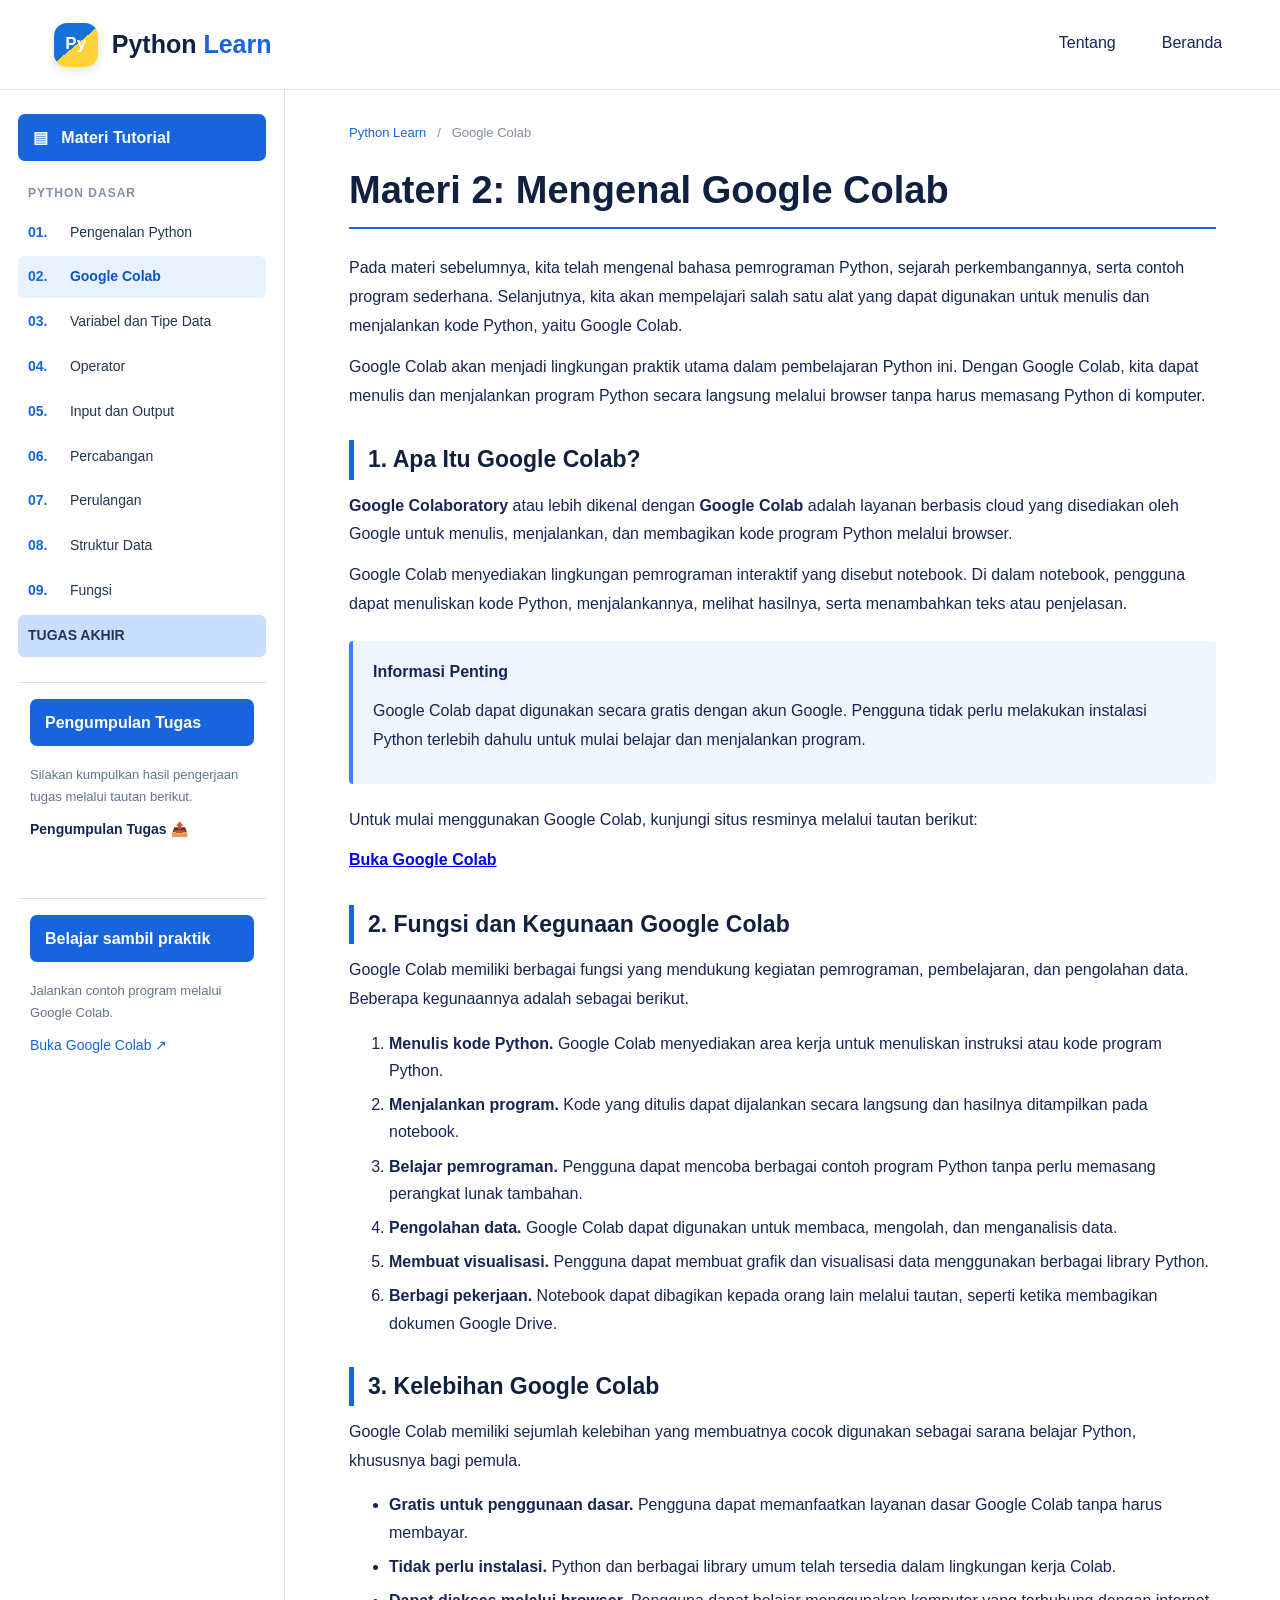
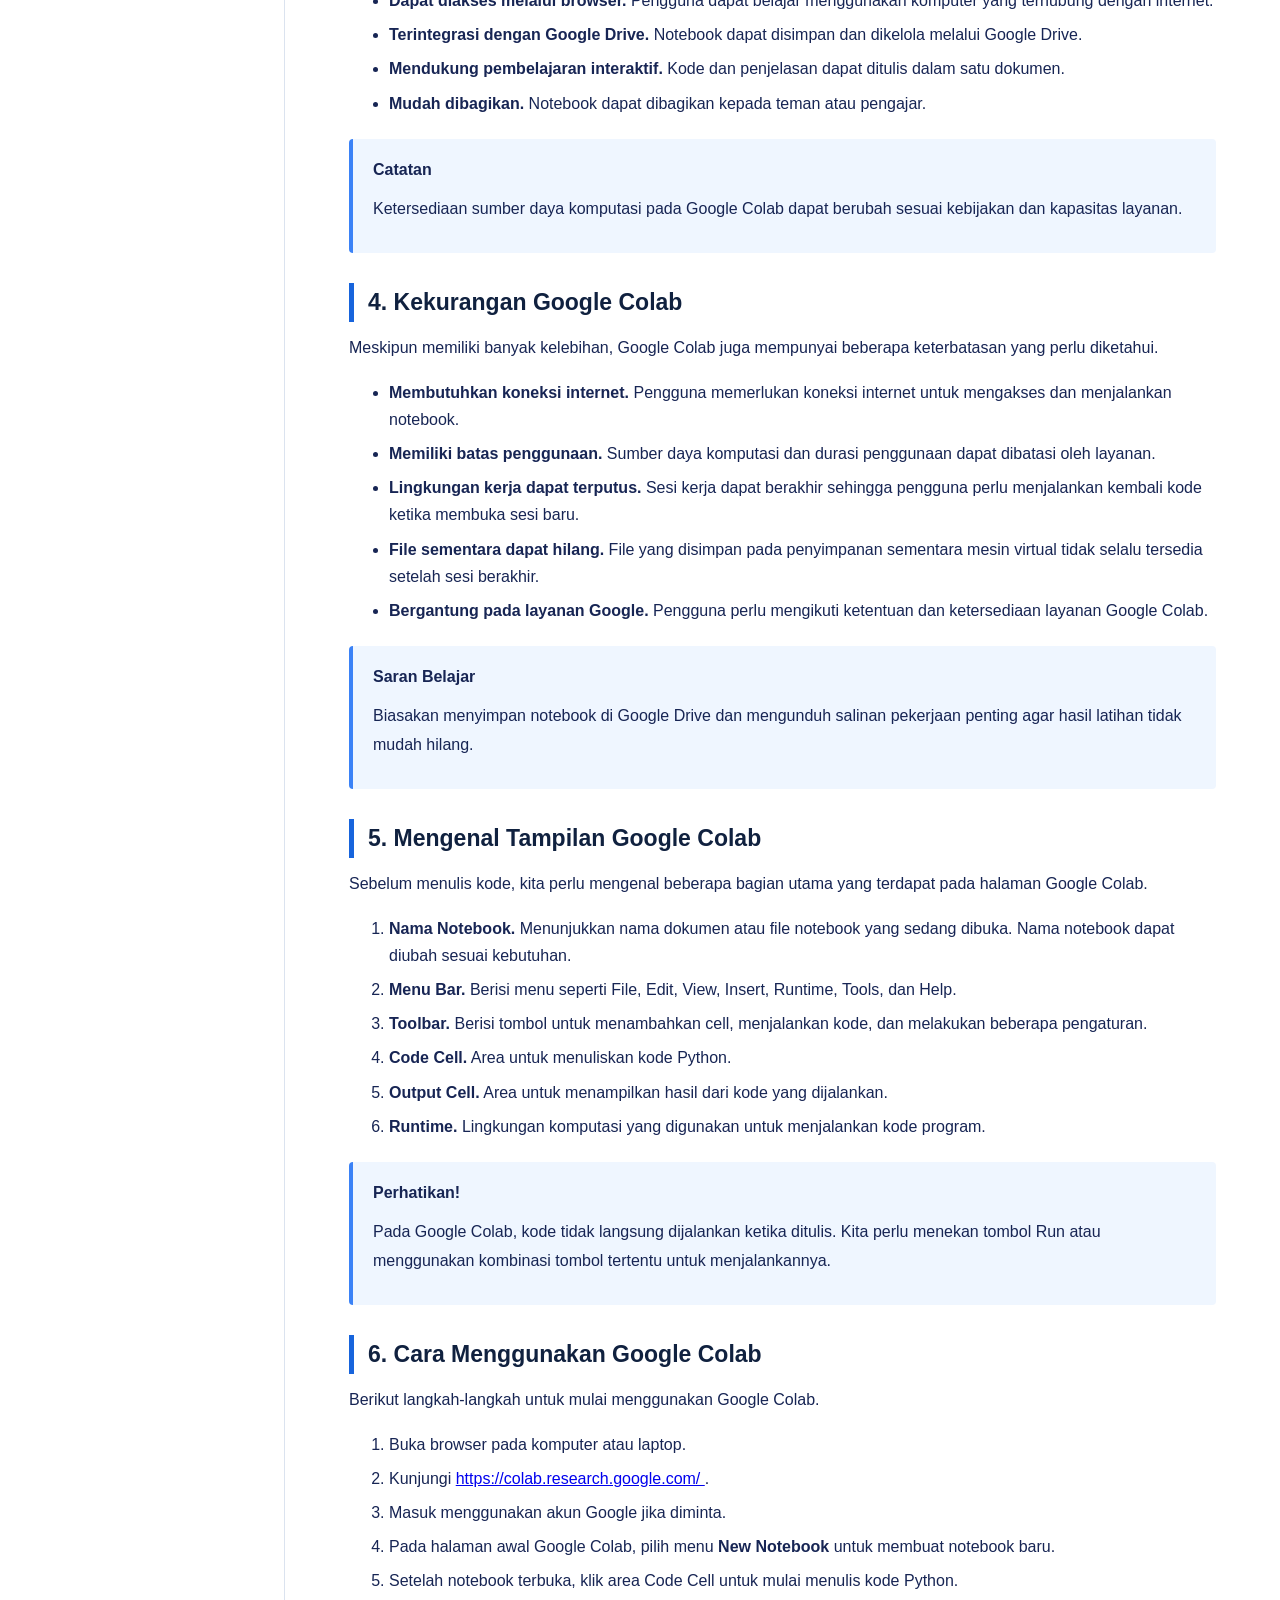
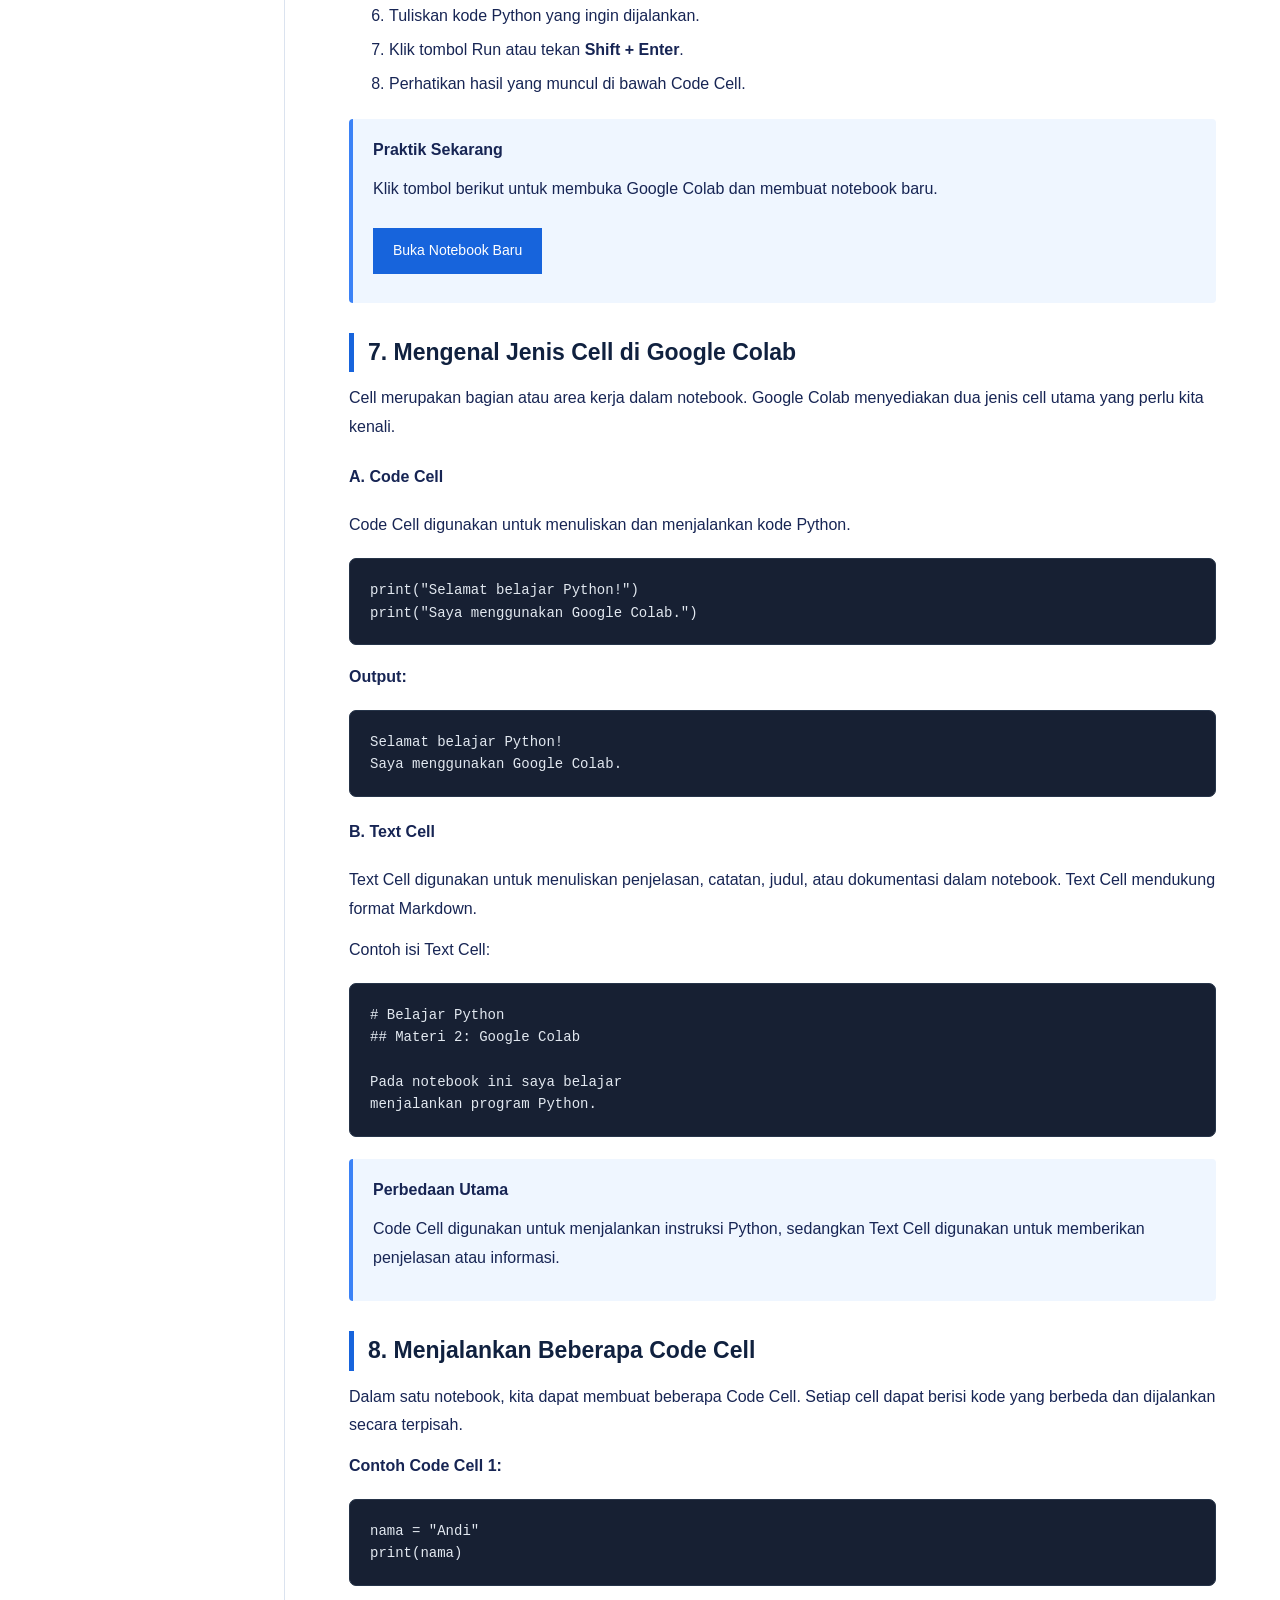
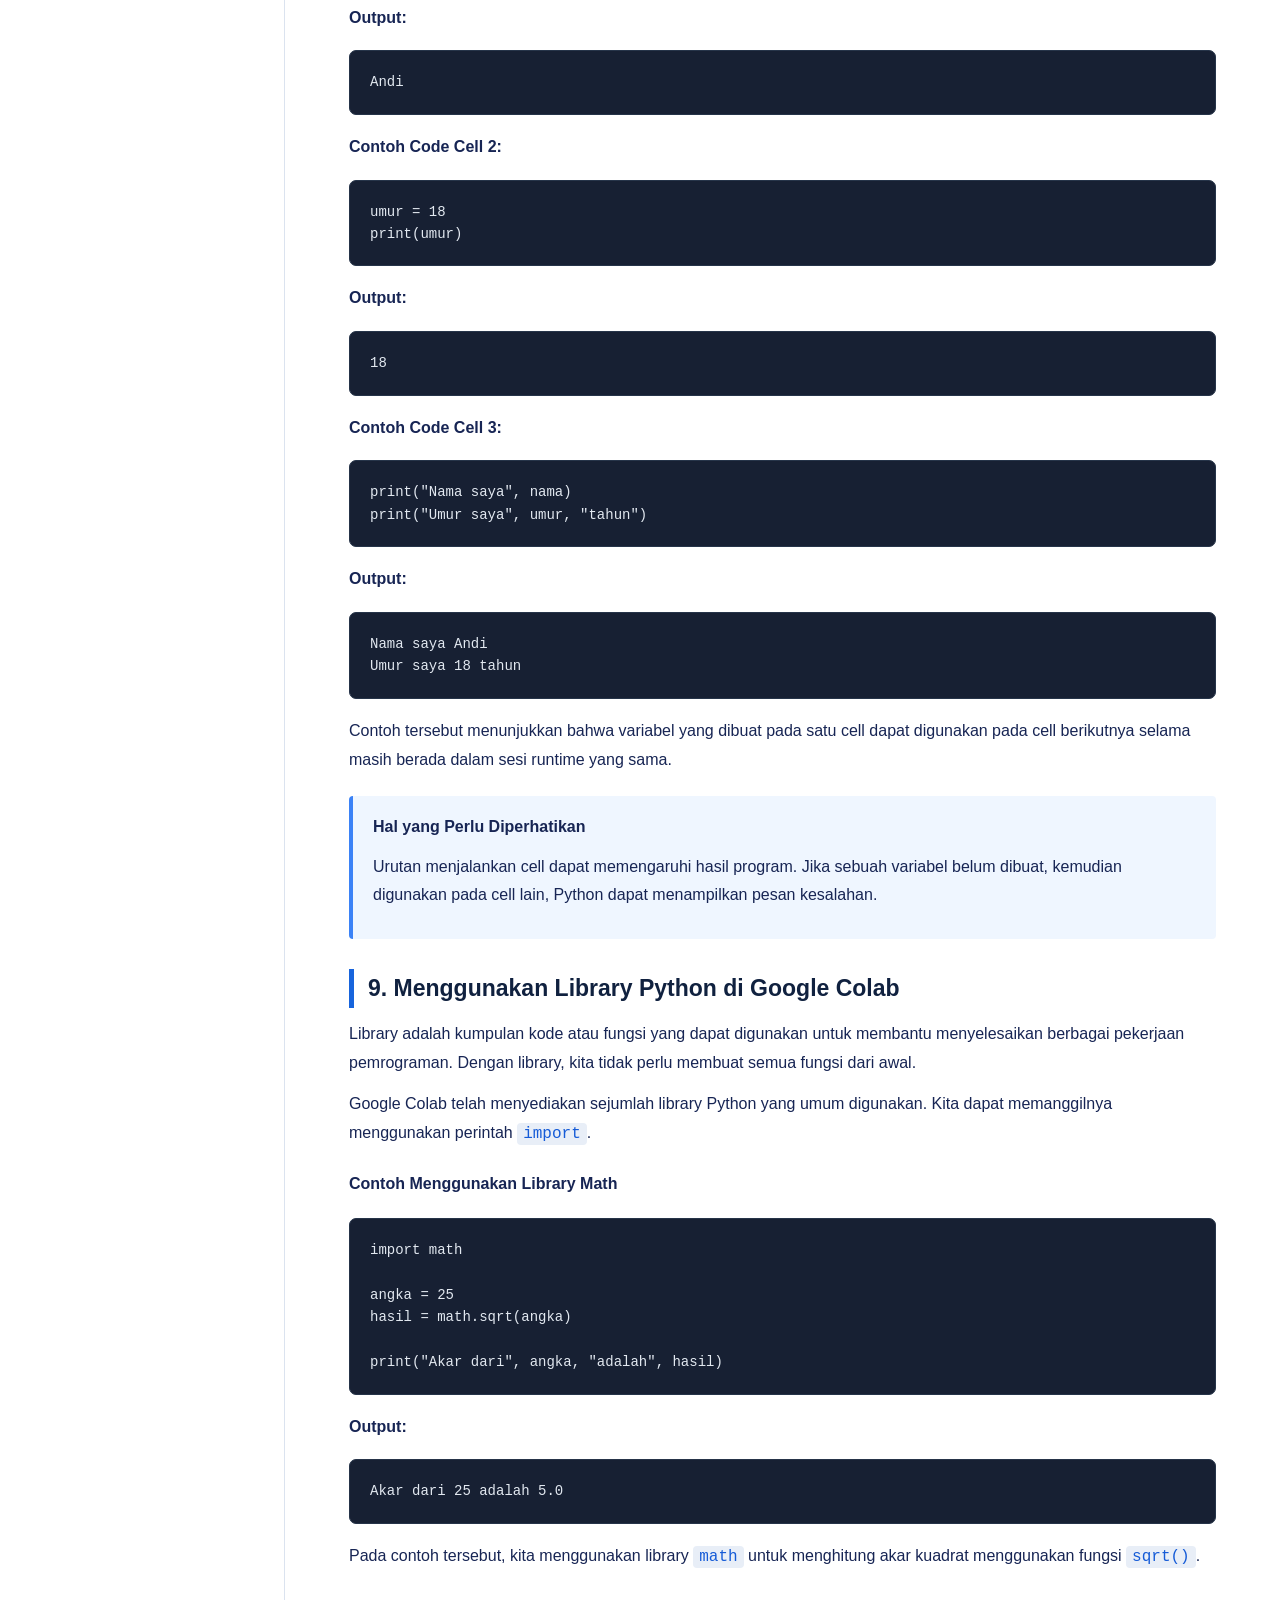
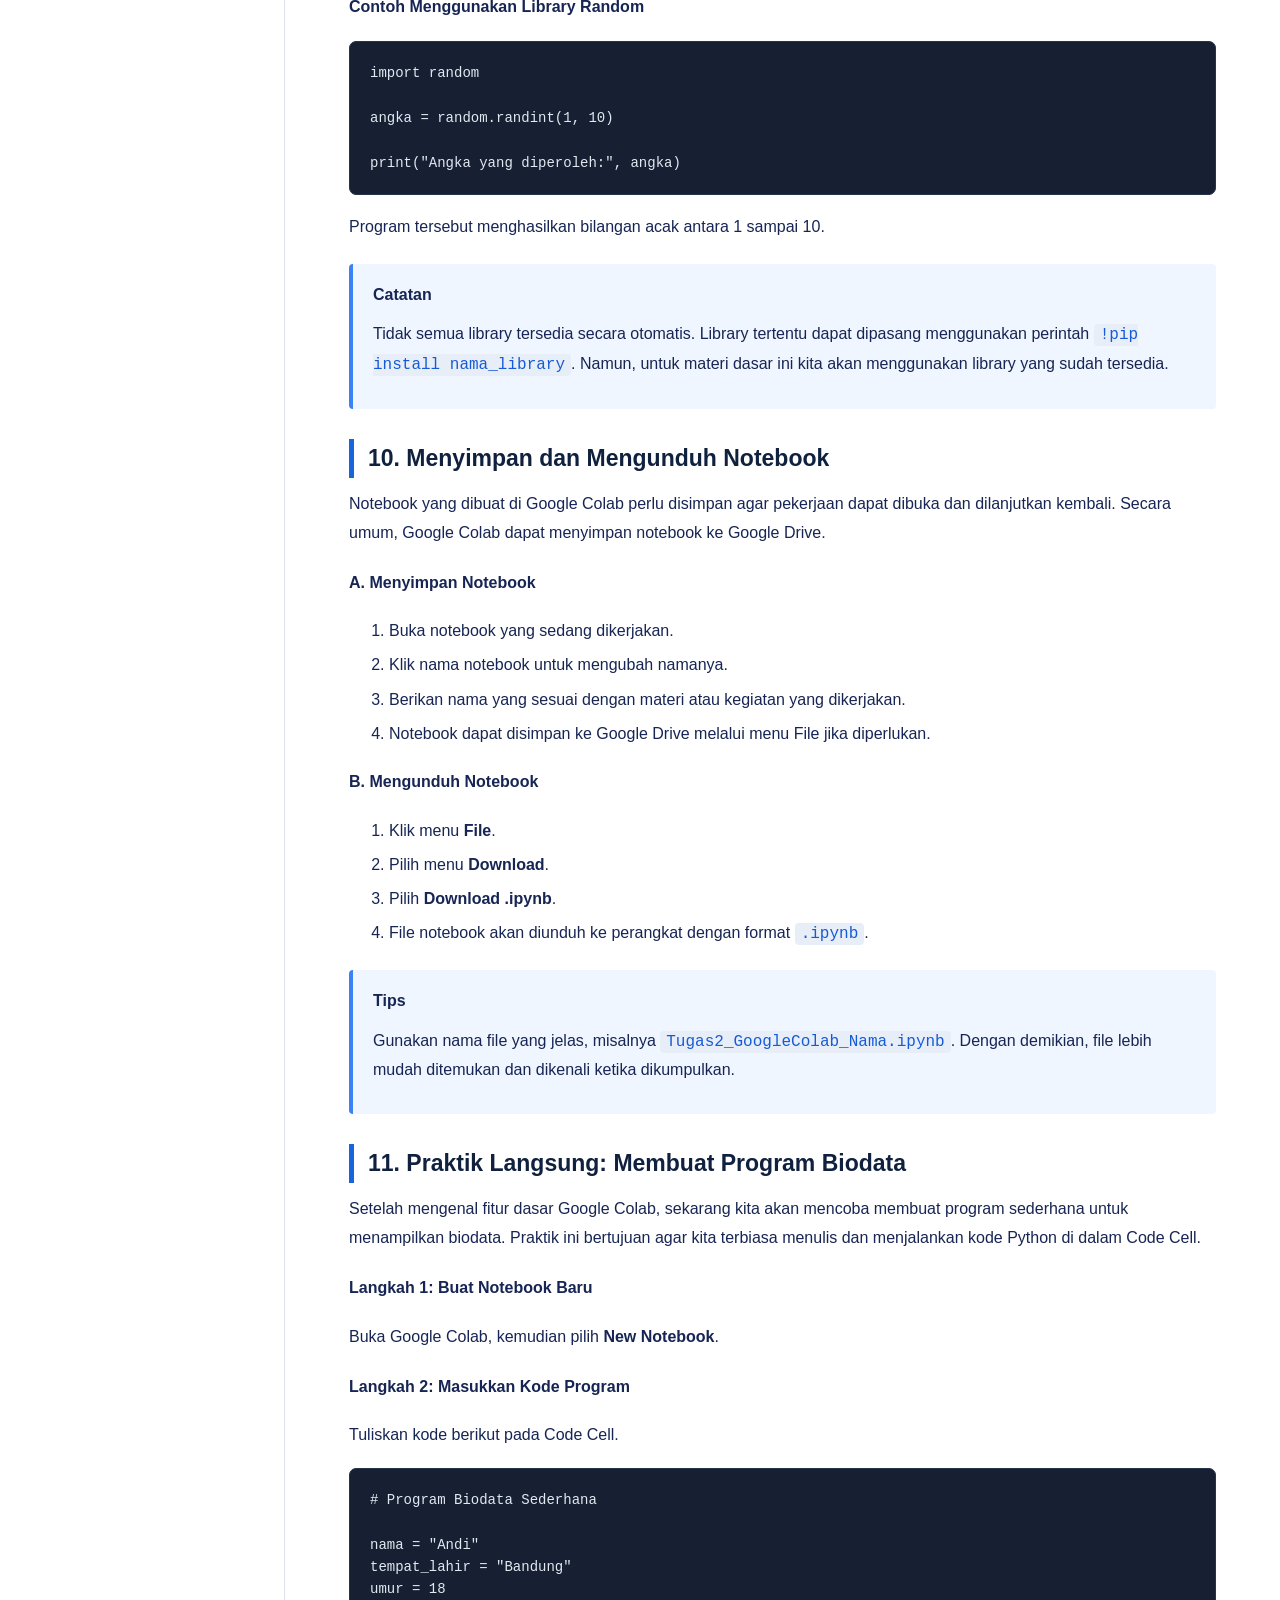
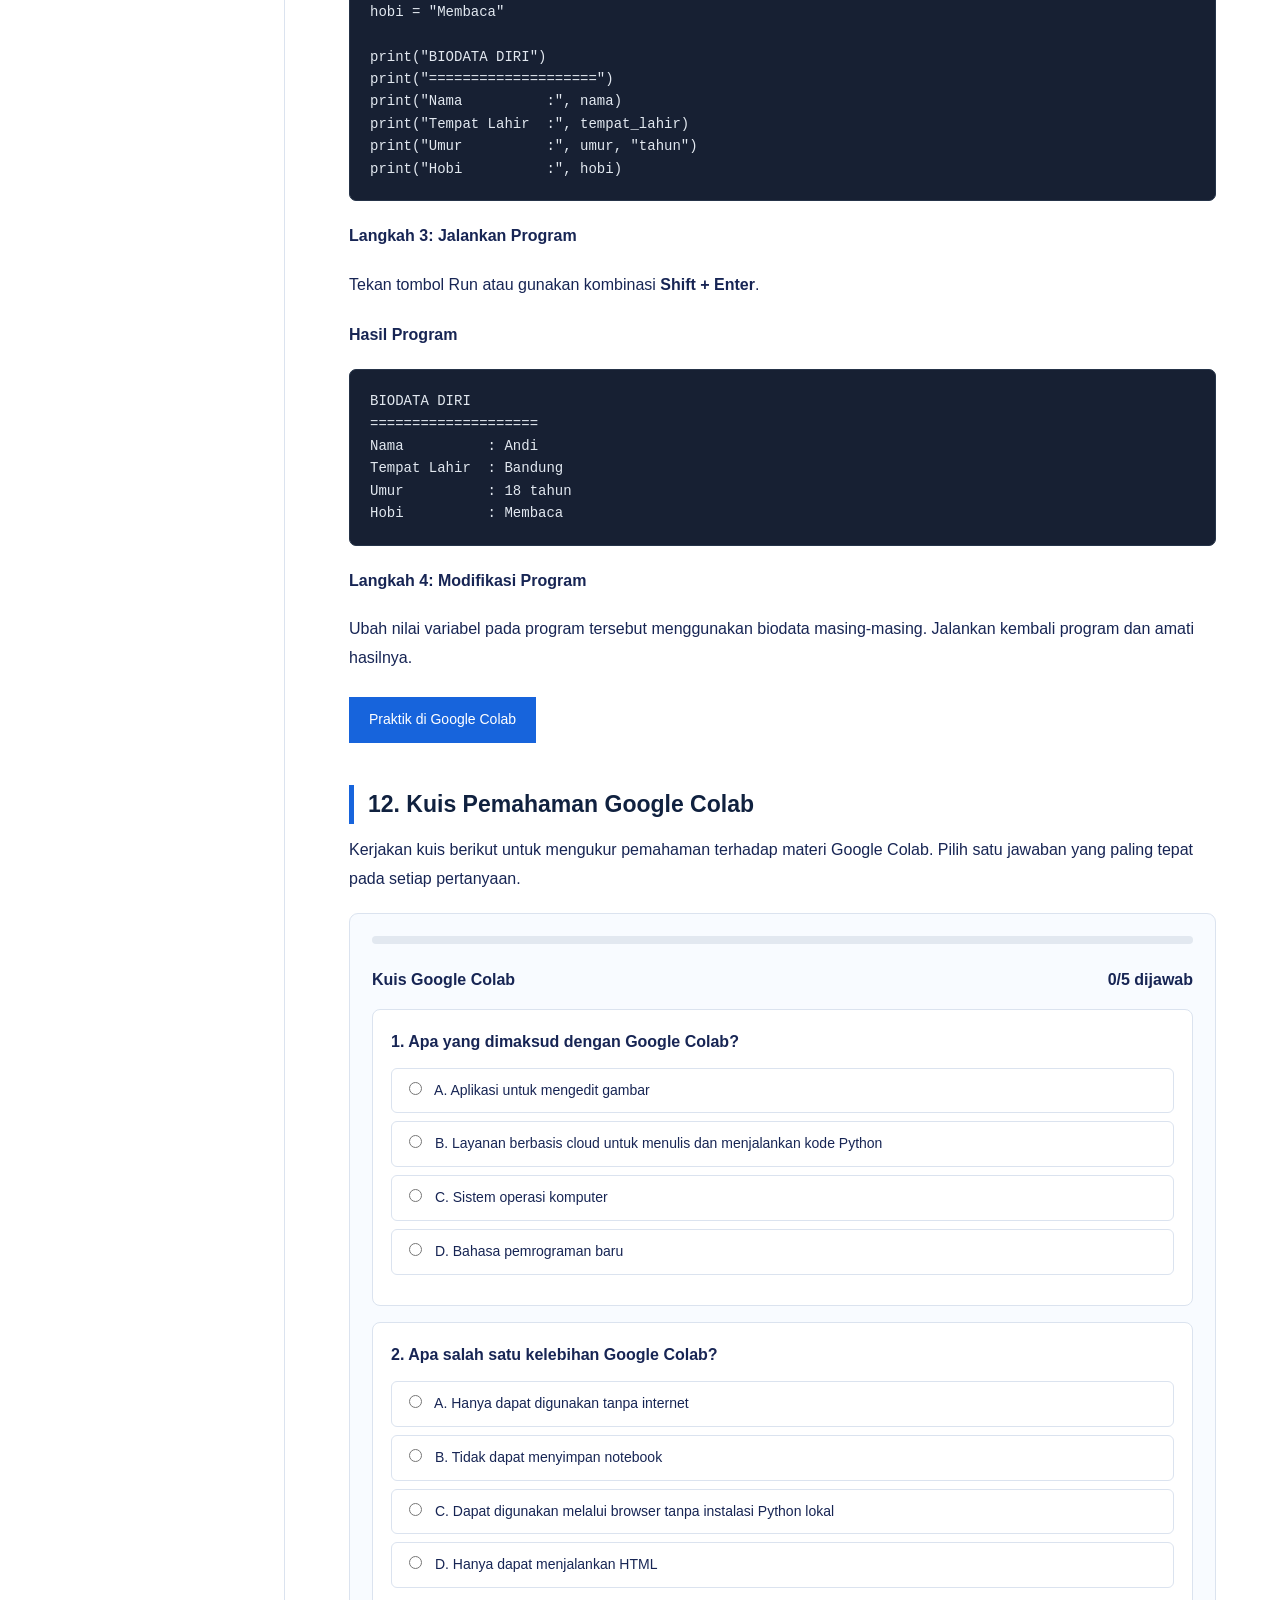
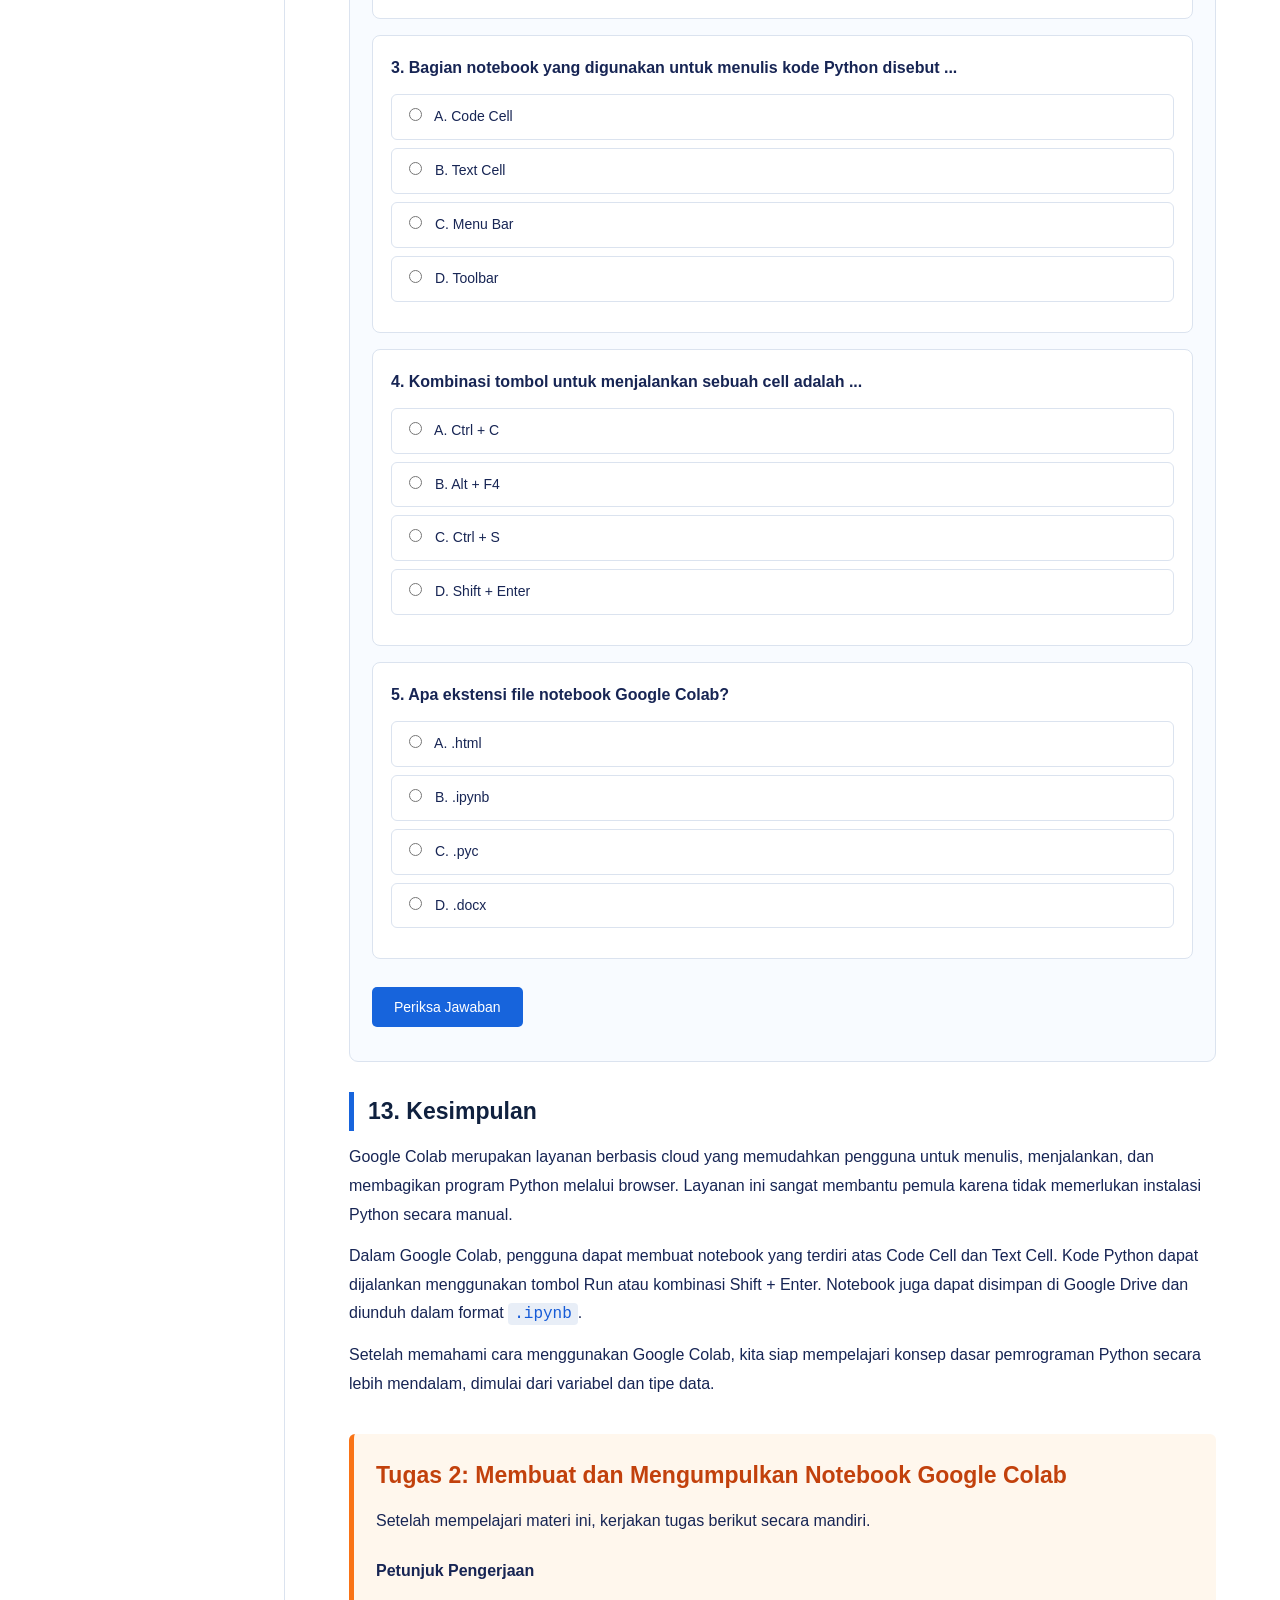
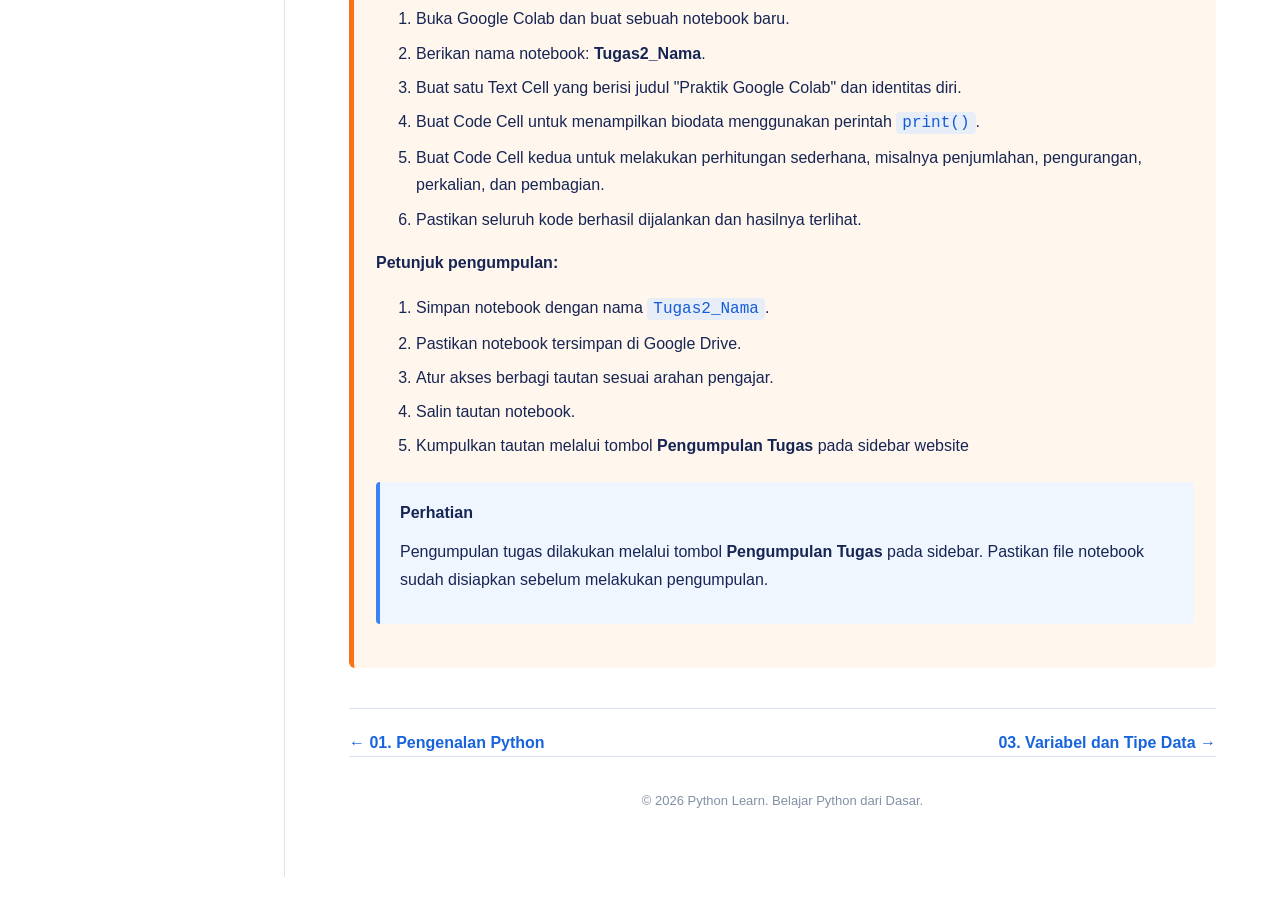
<file: google-colab.html>
<!DOCTYPE html>
<html lang="id">
  <head>
    <meta charset="UTF-8" />
    <meta name="viewport" content="width=device-width, initial-scale=1.0" />
    <title>Mengenal Google Colab | Python Learn</title>
    <link rel="stylesheet" href="assets/css/style.css" />

    <style>
      /* Kuis interaktif */
      .quiz-container {
        border: 1px solid #dbe3ef;
        border-radius: 9px;
        padding: 22px;
        margin-top: 20px;
        background: #f8fbff;
      }

      .quiz-progress {
        background: #e2e8f0;
        height: 8px;
        border-radius: 10px;
        overflow: hidden;
        margin-bottom: 22px;
      }

      .quiz-progress-bar {
        height: 100%;
        width: 0%;
        background: #1764dc;
        transition: width 0.3s;
      }

      .question {
        background: #fff;
        border: 1px solid #dbe3ef;
        border-radius: 8px;
        padding: 18px;
        margin-bottom: 16px;
      }

      .question h4 {
        margin: 0 0 13px;
        color: #172554;
      }

      .question label {
        display: block;
        padding: 10px 12px;
        margin: 8px 0;
        border: 1px solid #dbe3ef;
        border-radius: 6px;
        cursor: pointer;
        font-size: 14px;
        background: white;
      }

      .question label:hover {
        background: #eff6ff;
        border-color: #1764dc;
      }

      .question label input {
        margin-right: 9px;
        accent-color: #1764dc;
      }

      .explanation {
        font-size: 13px;
        margin-top: 8px;
        color: #475569;
      }

      .explanation.correct {
        color: #15803d;
      }

      .explanation.incorrect {
        color: #dc2626;
      }

      .quiz-actions {
        margin-top: 10px;
      }

      .quiz-actions button {
        background: #1764dc;
        color: white;
        border: none;
        border-radius: 5px;
        padding: 12px 22px;
        cursor: pointer;
        font-size: 14px;
      }

      .quiz-actions button:hover {
        background: #104bad;
      }

      .quiz-actions button.secondary {
        background: #64748b;
      }

      .quiz-actions button.secondary:hover {
        background: #475569;
      }

      .quiz-result {
        display: none;
        padding: 17px;
        margin-top: 18px;
        border-radius: 7px;
        background: #eff6ff;
        border-left: 4px solid #1764dc;
      }

      .quiz-result.warning {
        border-left-color: #f59e0b;
        background: #fffbe3;
      }

      @media (max-width: 700px) {
        .quiz-container {
          padding: 14px;
        }
      }
    </style>
  </head>
  <body>
    <!-- HEADER -->
    <header>
      <a href="index.html" class="logo">
        <div class="logo-icon">Py</div>
        <h1>Python <span>Learn</span></h1>
      </a>

      <nav class="top-nav">
        <a href="tentang.html">Tentang</a>
        <a href="index.html">Beranda</a>
      </nav>
    </header>

    <div class="container">
      <!-- SIDEBAR -->
      <aside class="sidebar" id="sidebar"></aside>

      <!-- KONTEN MATERI -->
      <main class="content">
        <div class="breadcrumb">
          <a href="index.html">Python Learn</a>
          &nbsp; / &nbsp; Google Colab
        </div>

        <h2>Materi 2: Mengenal Google Colab</h2>

        <p>
          Pada materi sebelumnya, kita telah mengenal bahasa pemrograman Python,
          sejarah perkembangannya, serta contoh program sederhana. Selanjutnya,
          kita akan mempelajari salah satu alat yang dapat digunakan untuk
          menulis dan menjalankan kode Python, yaitu Google Colab.
        </p>

        <p>
          Google Colab akan menjadi lingkungan praktik utama dalam pembelajaran
          Python ini. Dengan Google Colab, kita dapat menulis dan menjalankan
          program Python secara langsung melalui browser tanpa harus memasang
          Python di komputer.
        </p>

        <!-- 1. APA ITU GOOGLE COLAB -->
        <section class="subsection">
          <h3>1. Apa Itu Google Colab?</h3>

          <p>
            <strong>Google Colaboratory</strong> atau lebih dikenal dengan
            <strong>Google Colab</strong> adalah layanan berbasis cloud yang
            disediakan oleh Google untuk menulis, menjalankan, dan membagikan
            kode program Python melalui browser.
          </p>

          <p>
            Google Colab menyediakan lingkungan pemrograman interaktif yang
            disebut notebook. Di dalam notebook, pengguna dapat menuliskan kode
            Python, menjalankannya, melihat hasilnya, serta menambahkan teks
            atau penjelasan.
          </p>

          <div class="info">
            <strong>Informasi Penting</strong>
            <p>
              Google Colab dapat digunakan secara gratis dengan akun Google.
              Pengguna tidak perlu melakukan instalasi Python terlebih dahulu
              untuk mulai belajar dan menjalankan program.
            </p>
          </div>

          <p>
            Untuk mulai menggunakan Google Colab, kunjungi situs resminya
            melalui tautan berikut:
          </p>

          <p>
            <a
              href="https://colab.research.google.com/"
              target="_blank"
              rel="noopener"
            >
              <strong>Buka Google Colab</strong>
            </a>
          </p>
        </section>

        <!-- 2. FUNGSI GOOGLE COLAB -->
        <section class="subsection">
          <h3>2. Fungsi dan Kegunaan Google Colab</h3>

          <p>
            Google Colab memiliki berbagai fungsi yang mendukung kegiatan
            pemrograman, pembelajaran, dan pengolahan data. Beberapa kegunaannya
            adalah sebagai berikut.
          </p>

          <ol>
            <li>
              <strong>Menulis kode Python.</strong>
              Google Colab menyediakan area kerja untuk menuliskan instruksi
              atau kode program Python.
            </li>
            <li>
              <strong>Menjalankan program.</strong>
              Kode yang ditulis dapat dijalankan secara langsung dan hasilnya
              ditampilkan pada notebook.
            </li>
            <li>
              <strong>Belajar pemrograman.</strong>
              Pengguna dapat mencoba berbagai contoh program Python tanpa perlu
              memasang perangkat lunak tambahan.
            </li>
            <li>
              <strong>Pengolahan data.</strong>
              Google Colab dapat digunakan untuk membaca, mengolah, dan
              menganalisis data.
            </li>
            <li>
              <strong>Membuat visualisasi.</strong>
              Pengguna dapat membuat grafik dan visualisasi data menggunakan
              berbagai library Python.
            </li>
            <li>
              <strong>Berbagi pekerjaan.</strong>
              Notebook dapat dibagikan kepada orang lain melalui tautan, seperti
              ketika membagikan dokumen Google Drive.
            </li>
          </ol>
        </section>

        <!-- 3. KELEBIHAN -->
        <section class="subsection">
          <h3>3. Kelebihan Google Colab</h3>

          <p>
            Google Colab memiliki sejumlah kelebihan yang membuatnya cocok
            digunakan sebagai sarana belajar Python, khususnya bagi pemula.
          </p>

          <ul>
            <li>
              <strong>Gratis untuk penggunaan dasar.</strong>
              Pengguna dapat memanfaatkan layanan dasar Google Colab tanpa harus
              membayar.
            </li>
            <li>
              <strong>Tidak perlu instalasi.</strong>
              Python dan berbagai library umum telah tersedia dalam lingkungan
              kerja Colab.
            </li>
            <li>
              <strong>Dapat diakses melalui browser.</strong>
              Pengguna dapat belajar menggunakan komputer yang terhubung dengan
              internet.
            </li>
            <li>
              <strong>Terintegrasi dengan Google Drive.</strong>
              Notebook dapat disimpan dan dikelola melalui Google Drive.
            </li>
            <li>
              <strong>Mendukung pembelajaran interaktif.</strong>
              Kode dan penjelasan dapat ditulis dalam satu dokumen.
            </li>
            <li>
              <strong>Mudah dibagikan.</strong>
              Notebook dapat dibagikan kepada teman atau pengajar.
            </li>
          </ul>

          <div class="info">
            <strong>Catatan</strong>
            <p>
              Ketersediaan sumber daya komputasi pada Google Colab dapat berubah
              sesuai kebijakan dan kapasitas layanan.
            </p>
          </div>
        </section>

        <!-- 4. KEKURANGAN -->
        <section class="subsection">
          <h3>4. Kekurangan Google Colab</h3>

          <p>
            Meskipun memiliki banyak kelebihan, Google Colab juga mempunyai
            beberapa keterbatasan yang perlu diketahui.
          </p>

          <ul>
            <li>
              <strong>Membutuhkan koneksi internet.</strong>
              Pengguna memerlukan koneksi internet untuk mengakses dan
              menjalankan notebook.
            </li>
            <li>
              <strong>Memiliki batas penggunaan.</strong>
              Sumber daya komputasi dan durasi penggunaan dapat dibatasi oleh
              layanan.
            </li>
            <li>
              <strong>Lingkungan kerja dapat terputus.</strong>
              Sesi kerja dapat berakhir sehingga pengguna perlu menjalankan
              kembali kode ketika membuka sesi baru.
            </li>
            <li>
              <strong>File sementara dapat hilang.</strong>
              File yang disimpan pada penyimpanan sementara mesin virtual tidak
              selalu tersedia setelah sesi berakhir.
            </li>
            <li>
              <strong>Bergantung pada layanan Google.</strong>
              Pengguna perlu mengikuti ketentuan dan ketersediaan layanan Google
              Colab.
            </li>
          </ul>

          <div class="info">
            <strong>Saran Belajar</strong>
            <p>
              Biasakan menyimpan notebook di Google Drive dan mengunduh salinan
              pekerjaan penting agar hasil latihan tidak mudah hilang.
            </p>
          </div>
        </section>

        <!-- 5. TAMPILAN GOOGLE COLAB -->
        <section class="subsection">
          <h3>5. Mengenal Tampilan Google Colab</h3>

          <p>
            Sebelum menulis kode, kita perlu mengenal beberapa bagian utama yang
            terdapat pada halaman Google Colab.
          </p>

          <ol>
            <li>
              <strong>Nama Notebook.</strong>
              Menunjukkan nama dokumen atau file notebook yang sedang dibuka.
              Nama notebook dapat diubah sesuai kebutuhan.
            </li>
            <li>
              <strong>Menu Bar.</strong>
              Berisi menu seperti File, Edit, View, Insert, Runtime, Tools, dan
              Help.
            </li>
            <li>
              <strong>Toolbar.</strong>
              Berisi tombol untuk menambahkan cell, menjalankan kode, dan
              melakukan beberapa pengaturan.
            </li>
            <li>
              <strong>Code Cell.</strong>
              Area untuk menuliskan kode Python.
            </li>
            <li>
              <strong>Output Cell.</strong>
              Area untuk menampilkan hasil dari kode yang dijalankan.
            </li>
            <li>
              <strong>Runtime.</strong>
              Lingkungan komputasi yang digunakan untuk menjalankan kode
              program.
            </li>
          </ol>

          <div class="info">
            <strong>Perhatikan!</strong>
            <p>
              Pada Google Colab, kode tidak langsung dijalankan ketika ditulis.
              Kita perlu menekan tombol Run atau menggunakan kombinasi tombol
              tertentu untuk menjalankannya.
            </p>
          </div>
        </section>

        <!-- 6. CARA MENGGUNAKAN -->
        <section class="subsection">
          <h3>6. Cara Menggunakan Google Colab</h3>

          <p>Berikut langkah-langkah untuk mulai menggunakan Google Colab.</p>

          <ol>
            <li>Buka browser pada komputer atau laptop.</li>
            <li>
              Kunjungi
              <a
                href="https://colab.research.google.com/"
                target="_blank"
                rel="noopener"
              >
                https://colab.research.google.com/ </a
              >.
            </li>
            <li>Masuk menggunakan akun Google jika diminta.</li>
            <li>
              Pada halaman awal Google Colab, pilih menu
              <strong>New Notebook</strong> untuk membuat notebook baru.
            </li>
            <li>
              Setelah notebook terbuka, klik area Code Cell untuk mulai menulis
              kode Python.
            </li>
            <li>Tuliskan kode Python yang ingin dijalankan.</li>
            <li>
              Klik tombol Run atau tekan
              <strong>Shift + Enter</strong>.
            </li>
            <li>Perhatikan hasil yang muncul di bawah Code Cell.</li>
          </ol>

          <div class="info">
            <strong>Praktik Sekarang</strong>
            <p>
              Klik tombol berikut untuk membuka Google Colab dan membuat
              notebook baru.
            </p>
            <a
              class="colab-button"
              href="https://colab.research.google.com/#create=true"
              target="_blank"
              rel="noopener"
            >
              Buka Notebook Baru
            </a>
          </div>
        </section>

        <!-- 7. JENIS CELL -->
        <section class="subsection">
          <h3>7. Mengenal Jenis Cell di Google Colab</h3>

          <p>
            Cell merupakan bagian atau area kerja dalam notebook. Google Colab
            menyediakan dua jenis cell utama yang perlu kita kenali.
          </p>

          <h4>A. Code Cell</h4>
          <p>
            Code Cell digunakan untuk menuliskan dan menjalankan kode Python.
          </p>

          <pre><code>print("Selamat belajar Python!")
print("Saya menggunakan Google Colab.")</code></pre>

          <p><strong>Output:</strong></p>
          <pre><code>Selamat belajar Python!
Saya menggunakan Google Colab.</code></pre>

          <h4>B. Text Cell</h4>
          <p>
            Text Cell digunakan untuk menuliskan penjelasan, catatan, judul,
            atau dokumentasi dalam notebook. Text Cell mendukung format
            Markdown.
          </p>

          <p>Contoh isi Text Cell:</p>
          <pre><code># Belajar Python
## Materi 2: Google Colab

Pada notebook ini saya belajar
menjalankan program Python.</code></pre>

          <div class="info">
            <strong>Perbedaan Utama</strong>
            <p>
              Code Cell digunakan untuk menjalankan instruksi Python, sedangkan
              Text Cell digunakan untuk memberikan penjelasan atau informasi.
            </p>
          </div>
        </section>

        <!-- 8. MENJALANKAN BEBERAPA CELL -->
        <section class="subsection">
          <h3>8. Menjalankan Beberapa Code Cell</h3>

          <p>
            Dalam satu notebook, kita dapat membuat beberapa Code Cell. Setiap
            cell dapat berisi kode yang berbeda dan dijalankan secara terpisah.
          </p>

          <p><strong>Contoh Code Cell 1:</strong></p>
          <pre><code>nama = "Andi"
print(nama)</code></pre>

          <p><strong>Output:</strong></p>
          <pre><code>Andi</code></pre>

          <p><strong>Contoh Code Cell 2:</strong></p>
          <pre><code>umur = 18
print(umur)</code></pre>

          <p><strong>Output:</strong></p>
          <pre><code>18</code></pre>

          <p><strong>Contoh Code Cell 3:</strong></p>
          <pre><code>print("Nama saya", nama)
print("Umur saya", umur, "tahun")</code></pre>

          <p><strong>Output:</strong></p>
          <pre><code>Nama saya Andi
Umur saya 18 tahun</code></pre>

          <p>
            Contoh tersebut menunjukkan bahwa variabel yang dibuat pada satu
            cell dapat digunakan pada cell berikutnya selama masih berada dalam
            sesi runtime yang sama.
          </p>

          <div class="info">
            <strong>Hal yang Perlu Diperhatikan</strong>
            <p>
              Urutan menjalankan cell dapat memengaruhi hasil program. Jika
              sebuah variabel belum dibuat, kemudian digunakan pada cell lain,
              Python dapat menampilkan pesan kesalahan.
            </p>
          </div>
        </section>

        <!-- 9. LIBRARY -->
        <section class="subsection">
          <h3>9. Menggunakan Library Python di Google Colab</h3>

          <p>
            Library adalah kumpulan kode atau fungsi yang dapat digunakan untuk
            membantu menyelesaikan berbagai pekerjaan pemrograman. Dengan
            library, kita tidak perlu membuat semua fungsi dari awal.
          </p>

          <p>
            Google Colab telah menyediakan sejumlah library Python yang umum
            digunakan. Kita dapat memanggilnya menggunakan perintah
            <code>import</code>.
          </p>

          <h4>Contoh Menggunakan Library Math</h4>

          <pre><code>import math

angka = 25
hasil = math.sqrt(angka)

print("Akar dari", angka, "adalah", hasil)</code></pre>

          <p><strong>Output:</strong></p>
          <pre><code>Akar dari 25 adalah 5.0</code></pre>

          <p>
            Pada contoh tersebut, kita menggunakan library
            <code>math</code> untuk menghitung akar kuadrat menggunakan fungsi
            <code>sqrt()</code>.
          </p>

          <h4>Contoh Menggunakan Library Random</h4>

          <pre><code>import random

angka = random.randint(1, 10)

print("Angka yang diperoleh:", angka)</code></pre>

          <p>Program tersebut menghasilkan bilangan acak antara 1 sampai 10.</p>

          <div class="info">
            <strong>Catatan</strong>
            <p>
              Tidak semua library tersedia secara otomatis. Library tertentu
              dapat dipasang menggunakan perintah
              <code>!pip install nama_library</code>. Namun, untuk materi dasar
              ini kita akan menggunakan library yang sudah tersedia.
            </p>
          </div>
        </section>

        <!-- 10. MENYIMPAN NOTEBOOK -->
        <section class="subsection">
          <h3>10. Menyimpan dan Mengunduh Notebook</h3>

          <p>
            Notebook yang dibuat di Google Colab perlu disimpan agar pekerjaan
            dapat dibuka dan dilanjutkan kembali. Secara umum, Google Colab
            dapat menyimpan notebook ke Google Drive.
          </p>

          <h4>A. Menyimpan Notebook</h4>
          <ol>
            <li>Buka notebook yang sedang dikerjakan.</li>
            <li>Klik nama notebook untuk mengubah namanya.</li>
            <li>
              Berikan nama yang sesuai dengan materi atau kegiatan yang
              dikerjakan.
            </li>
            <li>
              Notebook dapat disimpan ke Google Drive melalui menu File jika
              diperlukan.
            </li>
          </ol>

          <h4>B. Mengunduh Notebook</h4>
          <ol>
            <li>Klik menu <strong>File</strong>.</li>
            <li>Pilih menu <strong>Download</strong>.</li>
            <li>Pilih <strong>Download .ipynb</strong>.</li>
            <li>
              File notebook akan diunduh ke perangkat dengan format
              <code>.ipynb</code>.
            </li>
          </ol>

          <div class="info">
            <strong>Tips</strong>
            <p>
              Gunakan nama file yang jelas, misalnya
              <code>Tugas2_GoogleColab_Nama.ipynb</code>. Dengan demikian, file
              lebih mudah ditemukan dan dikenali ketika dikumpulkan.
            </p>
          </div>
        </section>

        <!-- 11. PRAKTIK LANGSUNG -->
        <section class="subsection">
          <h3>11. Praktik Langsung: Membuat Program Biodata</h3>

          <p>
            Setelah mengenal fitur dasar Google Colab, sekarang kita akan
            mencoba membuat program sederhana untuk menampilkan biodata. Praktik
            ini bertujuan agar kita terbiasa menulis dan menjalankan kode Python
            di dalam Code Cell.
          </p>

          <h4>Langkah 1: Buat Notebook Baru</h4>
          <p>
            Buka Google Colab, kemudian pilih
            <strong>New Notebook</strong>.
          </p>

          <h4>Langkah 2: Masukkan Kode Program</h4>
          <p>Tuliskan kode berikut pada Code Cell.</p>

          <pre><code># Program Biodata Sederhana

nama = "Andi"
tempat_lahir = "Bandung"
umur = 18
hobi = "Membaca"

print("BIODATA DIRI")
print("====================")
print("Nama          :", nama)
print("Tempat Lahir  :", tempat_lahir)
print("Umur          :", umur, "tahun")
print("Hobi          :", hobi)</code></pre>

          <h4>Langkah 3: Jalankan Program</h4>
          <p>
            Tekan tombol Run atau gunakan kombinasi
            <strong>Shift + Enter</strong>.
          </p>

          <h4>Hasil Program</h4>
          <pre><code>BIODATA DIRI
====================
Nama          : Andi
Tempat Lahir  : Bandung
Umur          : 18 tahun
Hobi          : Membaca</code></pre>

          <h4>Langkah 4: Modifikasi Program</h4>
          <p>
            Ubah nilai variabel pada program tersebut menggunakan biodata
            masing-masing. Jalankan kembali program dan amati hasilnya.
          </p>

          <a
            class="colab-button"
            href="https://colab.research.google.com/#create=true"
            target="_blank"
            rel="noopener"
          >
            Praktik di Google Colab
          </a>
        </section>

        <!-- 12. KUIS -->
        <section class="subsection">
          <h3>12. Kuis Pemahaman Google Colab</h3>

          <p>
            Kerjakan kuis berikut untuk mengukur pemahaman terhadap materi
            Google Colab. Pilih satu jawaban yang paling tepat pada setiap
            pertanyaan.
          </p>

          <div class="quiz-container" id="quiz">
            <div class="quiz-progress">
              <div class="quiz-progress-bar" id="progress-fill"></div>
            </div>

            <div
              style="
                display: flex;
                justify-content: space-between;
                margin-bottom: 15px;
                font-weight: bold;
                color: #172554;
              "
            >
              <span>Kuis Google Colab</span>
              <span id="progress-text">0/5 dijawab</span>
            </div>

            <div
              class="question"
              data-answer="b"
              data-explanation="Google Colab merupakan layanan berbasis cloud untuk menulis dan menjalankan kode Python melalui browser."
            >
              <h4>1. Apa yang dimaksud dengan Google Colab?</h4>
              <label
                ><input type="radio" name="q1" value="a" /> A. Aplikasi untuk
                mengedit gambar</label
              >
              <label
                ><input type="radio" name="q1" value="b" /> B. Layanan berbasis
                cloud untuk menulis dan menjalankan kode Python</label
              >
              <label
                ><input type="radio" name="q1" value="c" /> C. Sistem operasi
                komputer</label
              >
              <label
                ><input type="radio" name="q1" value="d" /> D. Bahasa
                pemrograman baru</label
              >
              <p class="explanation"></p>
            </div>

            <div
              class="question"
              data-answer="c"
              data-explanation="Google Colab dapat digunakan melalui browser sehingga pengguna tidak perlu memasang Python secara manual untuk mulai belajar."
            >
              <h4>2. Apa salah satu kelebihan Google Colab?</h4>
              <label
                ><input type="radio" name="q2" value="a" /> A. Hanya dapat
                digunakan tanpa internet</label
              >
              <label
                ><input type="radio" name="q2" value="b" /> B. Tidak dapat
                menyimpan notebook</label
              >
              <label
                ><input type="radio" name="q2" value="c" /> C. Dapat digunakan
                melalui browser tanpa instalasi Python lokal</label
              >
              <label
                ><input type="radio" name="q2" value="d" /> D. Hanya dapat
                menjalankan HTML</label
              >
              <p class="explanation"></p>
            </div>

            <div
              class="question"
              data-answer="a"
              data-explanation="Code Cell merupakan area yang digunakan untuk menuliskan dan menjalankan kode Python."
            >
              <h4>
                3. Bagian notebook yang digunakan untuk menulis kode Python
                disebut ...
              </h4>
              <label
                ><input type="radio" name="q3" value="a" /> A. Code Cell</label
              >
              <label
                ><input type="radio" name="q3" value="b" /> B. Text Cell</label
              >
              <label
                ><input type="radio" name="q3" value="c" /> C. Menu Bar</label
              >
              <label
                ><input type="radio" name="q3" value="d" /> D. Toolbar</label
              >
              <p class="explanation"></p>
            </div>

            <div
              class="question"
              data-answer="d"
              data-explanation="Shift + Enter digunakan untuk menjalankan cell sekaligus berpindah ke cell berikutnya atau membuat cell baru jika diperlukan."
            >
              <h4>
                4. Kombinasi tombol untuk menjalankan sebuah cell adalah ...
              </h4>
              <label
                ><input type="radio" name="q4" value="a" /> A. Ctrl + C</label
              >
              <label
                ><input type="radio" name="q4" value="b" /> B. Alt + F4</label
              >
              <label
                ><input type="radio" name="q4" value="c" /> C. Ctrl + S</label
              >
              <label
                ><input type="radio" name="q4" value="d" /> D. Shift +
                Enter</label
              >
              <p class="explanation"></p>
            </div>

            <div
              class="question"
              data-answer="b"
              data-explanation="Ekstensi .ipynb merupakan format file notebook yang digunakan oleh Jupyter Notebook dan Google Colab."
            >
              <h4>5. Apa ekstensi file notebook Google Colab?</h4>
              <label><input type="radio" name="q5" value="a" /> A. .html</label>
              <label
                ><input type="radio" name="q5" value="b" /> B. .ipynb</label
              >
              <label><input type="radio" name="q5" value="c" /> C. .pyc</label>
              <label><input type="radio" name="q5" value="d" /> D. .docx</label>
              <p class="explanation"></p>
            </div>

            <div class="quiz-actions">
              <button type="button" id="check-quiz" class="colab-button">
                Periksa Jawaban
              </button>
              <button
                type="button"
                id="reset-quiz"
                class="colab-button secondary"
                style="display: none"
              >
                Ulangi Kuis
              </button>
            </div>

            <div id="quiz-result" class="quiz-result" aria-live="polite"></div>
          </div>
        </section>

        <!-- 13. KESIMPULAN -->
        <section class="subsection">
          <h3>13. Kesimpulan</h3>

          <p>
            Google Colab merupakan layanan berbasis cloud yang memudahkan
            pengguna untuk menulis, menjalankan, dan membagikan program Python
            melalui browser. Layanan ini sangat membantu pemula karena tidak
            memerlukan instalasi Python secara manual.
          </p>

          <p>
            Dalam Google Colab, pengguna dapat membuat notebook yang terdiri
            atas Code Cell dan Text Cell. Kode Python dapat dijalankan
            menggunakan tombol Run atau kombinasi Shift + Enter. Notebook juga
            dapat disimpan di Google Drive dan diunduh dalam format
            <code>.ipynb</code>.
          </p>

          <p>
            Setelah memahami cara menggunakan Google Colab, kita siap
            mempelajari konsep dasar pemrograman Python secara lebih mendalam,
            dimulai dari variabel dan tipe data.
          </p>
        </section>

        <!-- TUGAS -->
        <section class="task">
          <h3>Tugas 2: Membuat dan Mengumpulkan Notebook Google Colab</h3>

          <p>
            Setelah mempelajari materi ini, kerjakan tugas berikut secara
            mandiri.
          </p>

          <h4>Petunjuk Pengerjaan</h4>
          <ol>
            <li>Buka Google Colab dan buat sebuah notebook baru.</li>
            <li>
              Berikan nama notebook:
              <strong>Tugas2_Nama</strong>.
            </li>
            <li>
              Buat satu Text Cell yang berisi judul "Praktik Google Colab" dan
              identitas diri.
            </li>
            <li>
              Buat Code Cell untuk menampilkan biodata menggunakan perintah
              <code>print()</code>.
            </li>
            <li>
              Buat Code Cell kedua untuk melakukan perhitungan sederhana,
              misalnya penjumlahan, pengurangan, perkalian, dan pembagian.
            </li>
            <li>
              Pastikan seluruh kode berhasil dijalankan dan hasilnya terlihat.
            </li>
          </ol>

          <p><strong>Petunjuk pengumpulan:</strong></p>

          <ol>
            <li>Simpan notebook dengan nama <code>Tugas2_Nama</code>.</li>
            <li>Pastikan notebook tersimpan di Google Drive.</li>
            <li>Atur akses berbagi tautan sesuai arahan pengajar.</li>
            <li>Salin tautan notebook.</li>
            <li>
              Kumpulkan tautan melalui tombol
              <strong>Pengumpulan Tugas</strong> pada sidebar website
            </li>
          </ol>

          <div class="info">
            <strong>Perhatian</strong>
            <p>
              Pengumpulan tugas dilakukan melalui tombol
              <strong>Pengumpulan Tugas</strong> pada sidebar. Pastikan file
              notebook sudah disiapkan sebelum melakukan pengumpulan.
            </p>
          </div>
        </section>

        <!-- NAVIGASI MATERI -->
        <div class="navigation" id="navigation"></div>

        <footer>
          <p>&copy; 2026 Python Learn. Belajar Python dari Dasar.</p>
        </footer>
      </main>
    </div>

    <!-- JAVASCRIPT KUIS -->
    <script>
      const quiz = document.getElementById('quiz');
      const questions = quiz.querySelectorAll('.question');
      const progressText = document.getElementById('progress-text');
      const progressFill = document.getElementById('progress-fill');
      const resultBox = document.getElementById('quiz-result');
      const checkBtn = document.getElementById('check-quiz');
      const resetBtn = document.getElementById('reset-quiz');

      function updateProgress() {
        let answered = 0;

        questions.forEach((question) => {
          if (question.querySelector('input:checked')) {
            answered++;
          }
        });

        progressText.textContent = answered + '/5 dijawab';
        progressFill.style.width = (answered / questions.length) * 100 + '%';
      }

      quiz.querySelectorAll("input[type='radio']").forEach((input) => {
        input.addEventListener('change', updateProgress);
      });

      checkBtn.addEventListener('click', function () {
        let score = 0;
        let answered = 0;

        questions.forEach((question) => {
          const selected = question.querySelector('input:checked');
          const explanation = question.querySelector('.explanation');
          const correctAnswer = question.dataset.answer;

          if (selected) {
            answered++;

            if (selected.value === correctAnswer) {
              score++;
              explanation.textContent =
                'Benar! ' + question.dataset.explanation;
              explanation.className = 'explanation correct';
            } else {
              explanation.textContent =
                'Belum tepat. ' + question.dataset.explanation;
              explanation.className = 'explanation incorrect';
            }
          } else {
            explanation.textContent =
              'Belum dijawab. ' + question.dataset.explanation;
            explanation.className = 'explanation incorrect';
          }
        });

        resultBox.style.display = 'block';

        if (answered < questions.length) {
          resultBox.innerHTML =
            '<strong>Peringatan!</strong><p>Silakan jawab semua pertanyaan terlebih dahulu. ' +
            answered +
            ' dari 5 pertanyaan sudah dijawab.</p>';
          resultBox.className = 'quiz-result warning';
          return;
        }

        const finalScore = score * 20;

        resultBox.innerHTML =
          '<h4>Hasil Kuis</h4>' +
          '<p>Jawaban benar: ' +
          score +
          ' dari 5 pertanyaan. Nilai: ' +
          finalScore +
          '/100.</p>';

        resultBox.className = 'quiz-result';

        checkBtn.style.display = 'none';
        resetBtn.style.display = 'inline-block';

        resultBox.scrollIntoView({
          behavior: 'smooth',
          block: 'center',
        });
      });

      resetBtn.addEventListener('click', function () {
        quiz.querySelectorAll("input[type='radio']").forEach((input) => {
          input.checked = false;
        });

        questions.forEach((question) => {
          const explanation = question.querySelector('.explanation');
          explanation.textContent = '';
          explanation.className = 'explanation';
        });

        resultBox.textContent = '';
        resultBox.style.display = 'none';
        resultBox.className = 'quiz-result';

        checkBtn.style.display = 'inline-block';
        resetBtn.style.display = 'none';

        updateProgress();

        window.scrollTo({
          top: quiz.offsetTop,
          behavior: 'smooth',
        });
      });

      updateProgress();
    </script>

    <!-- SCRIPT NAVIGASI BERSAMA -->
    <script src="assets/js/script.js"></script>
  </body>
</html>
</file>
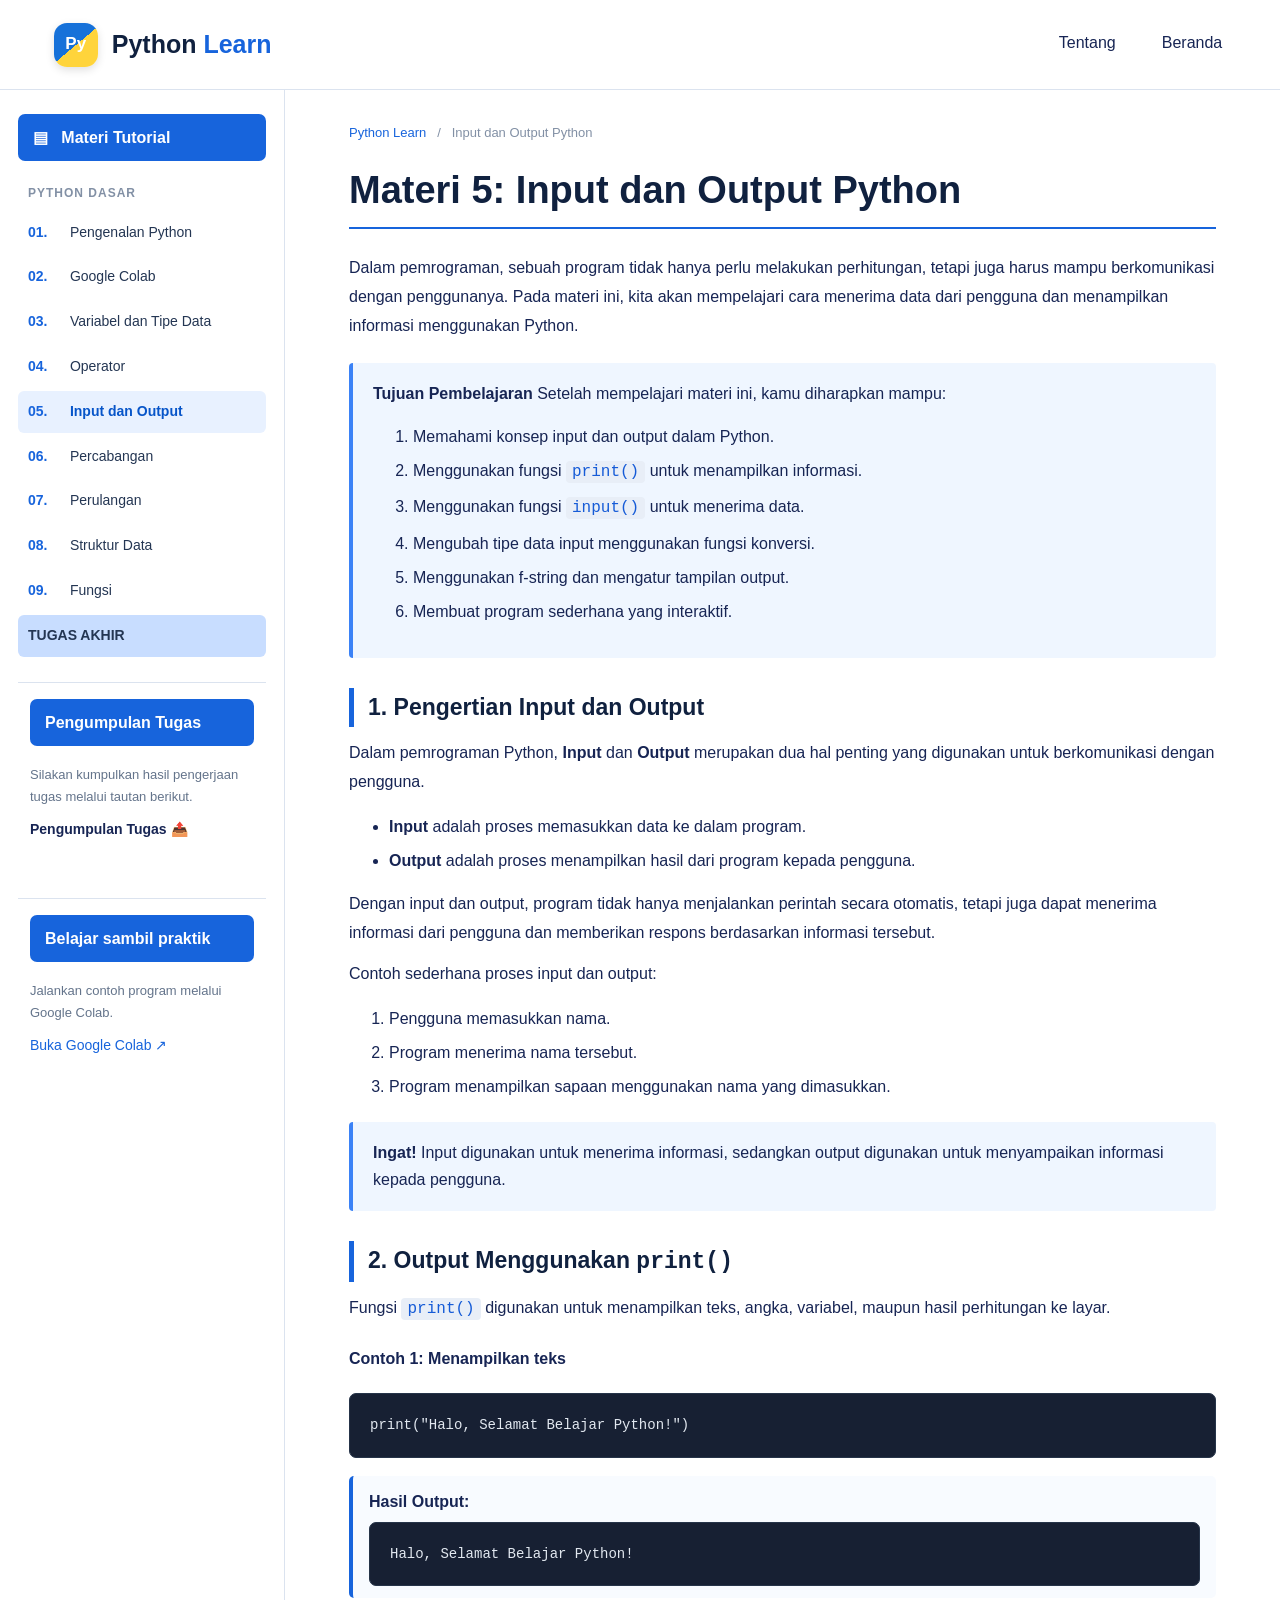
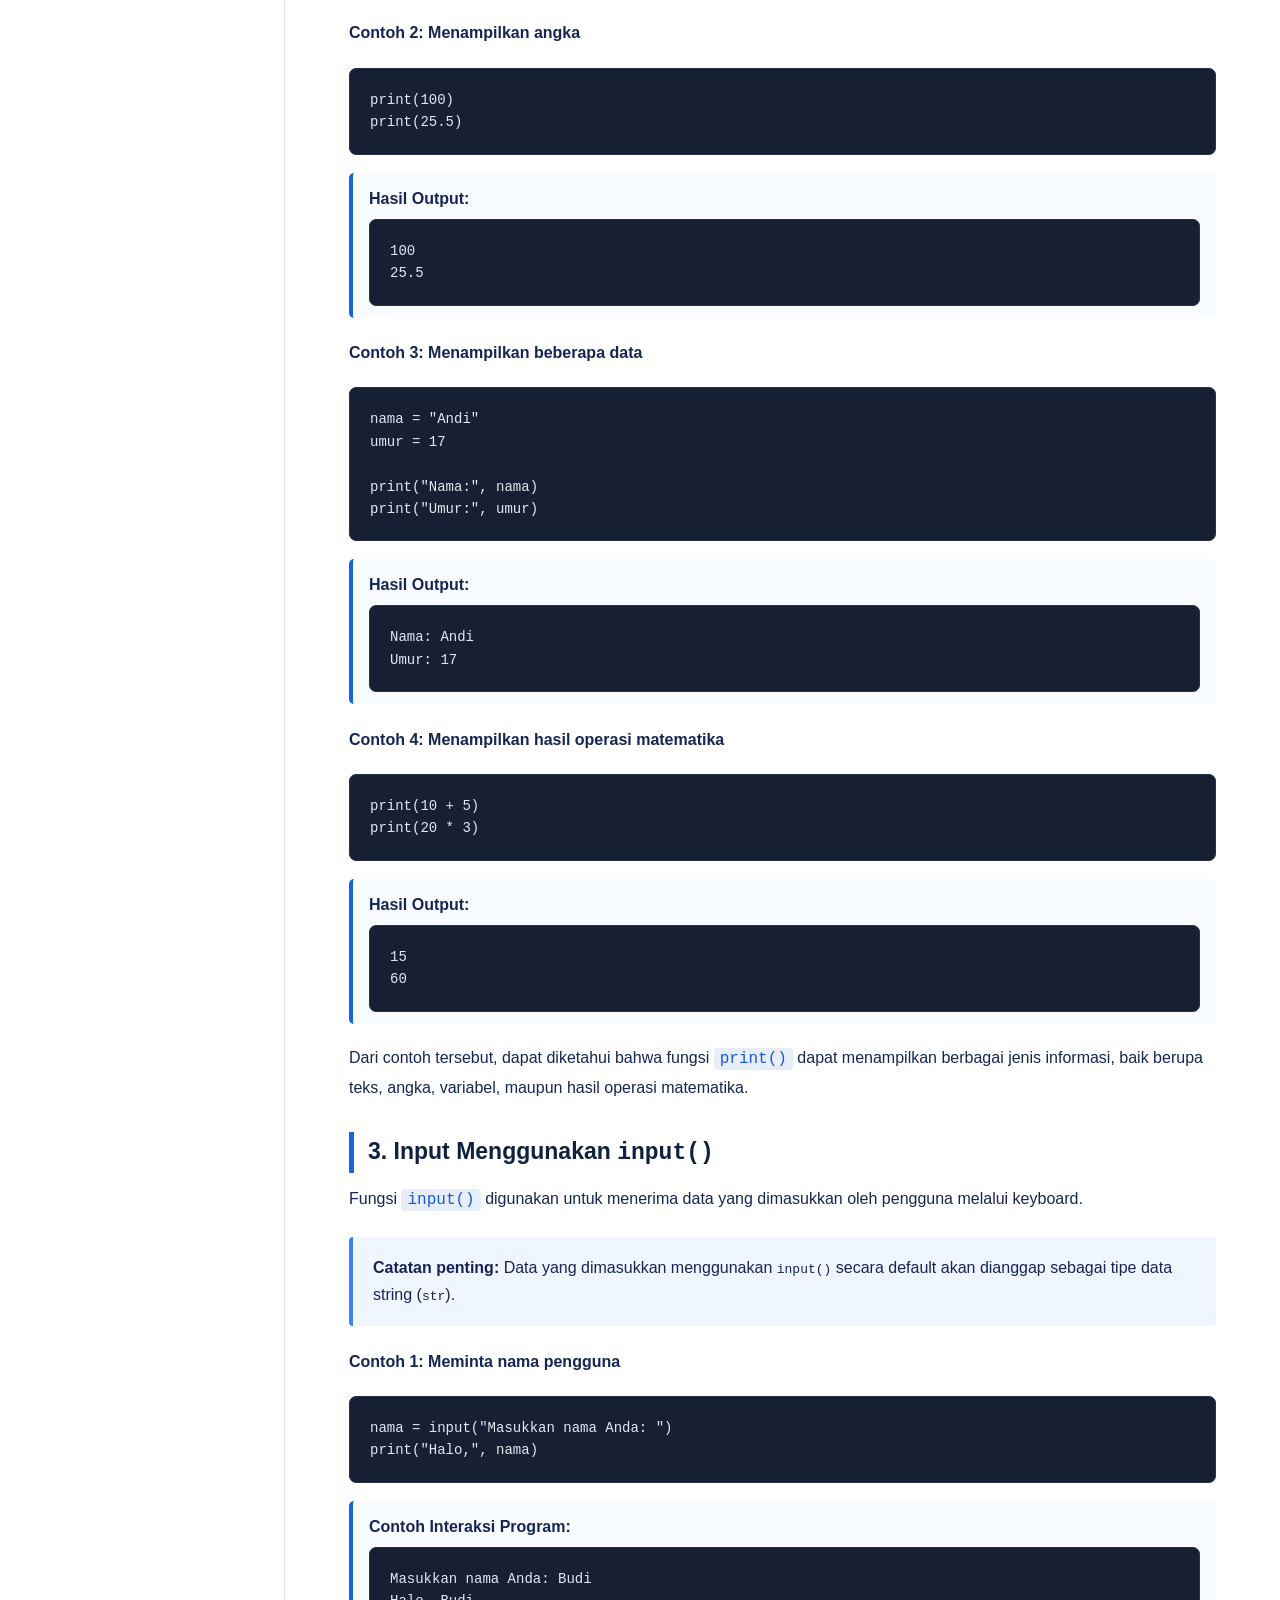
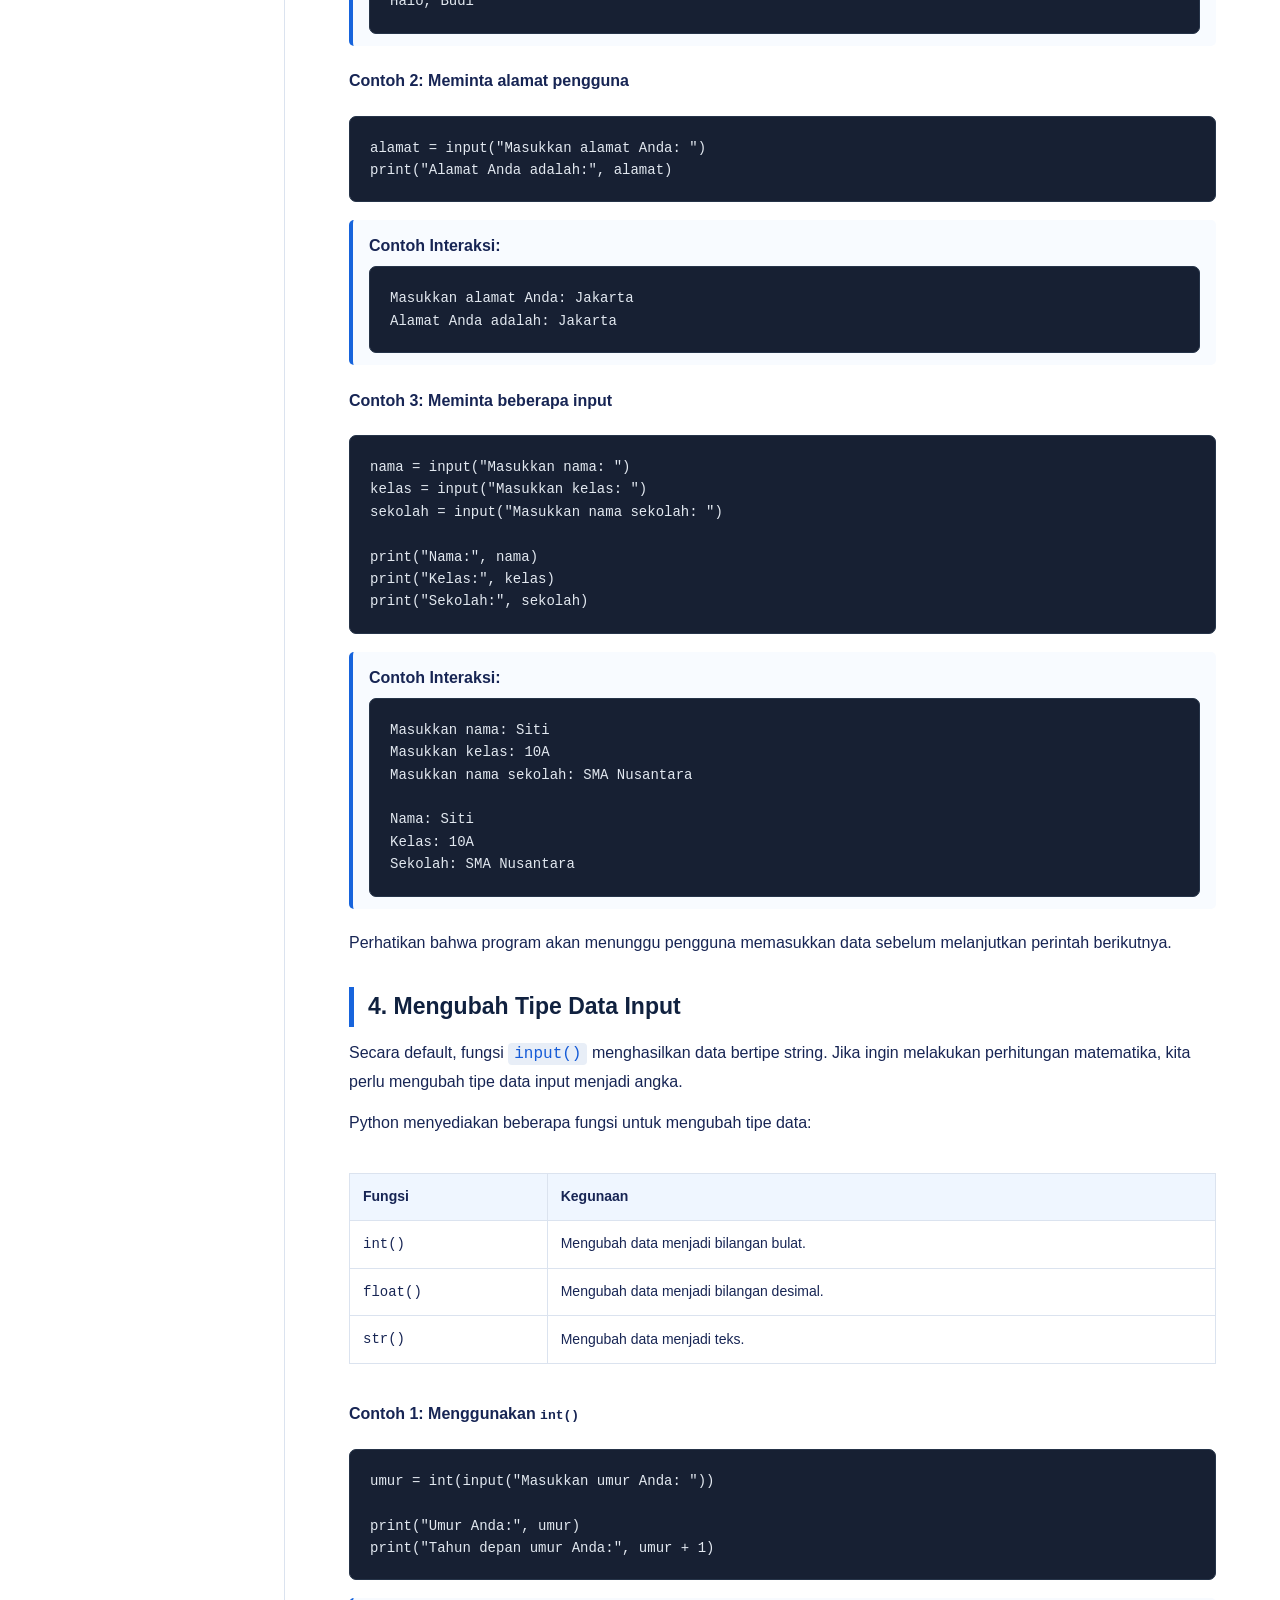
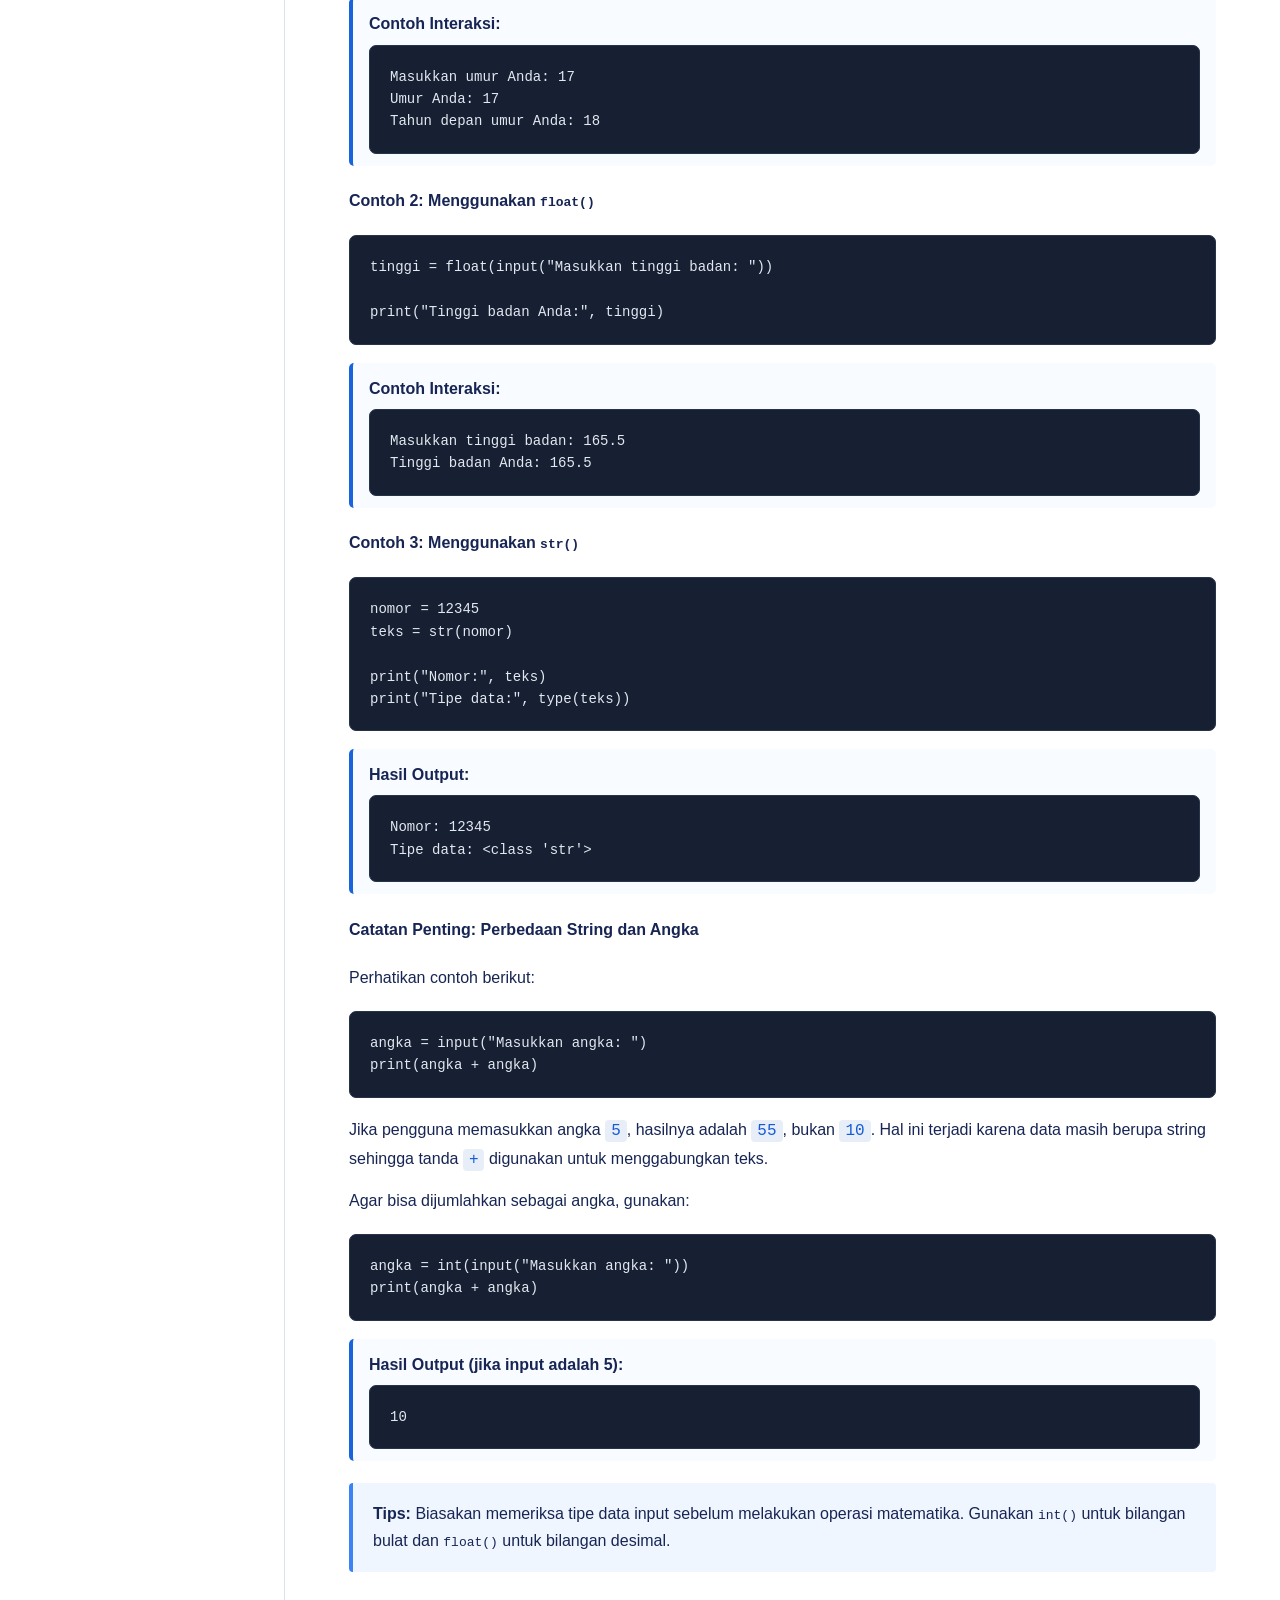
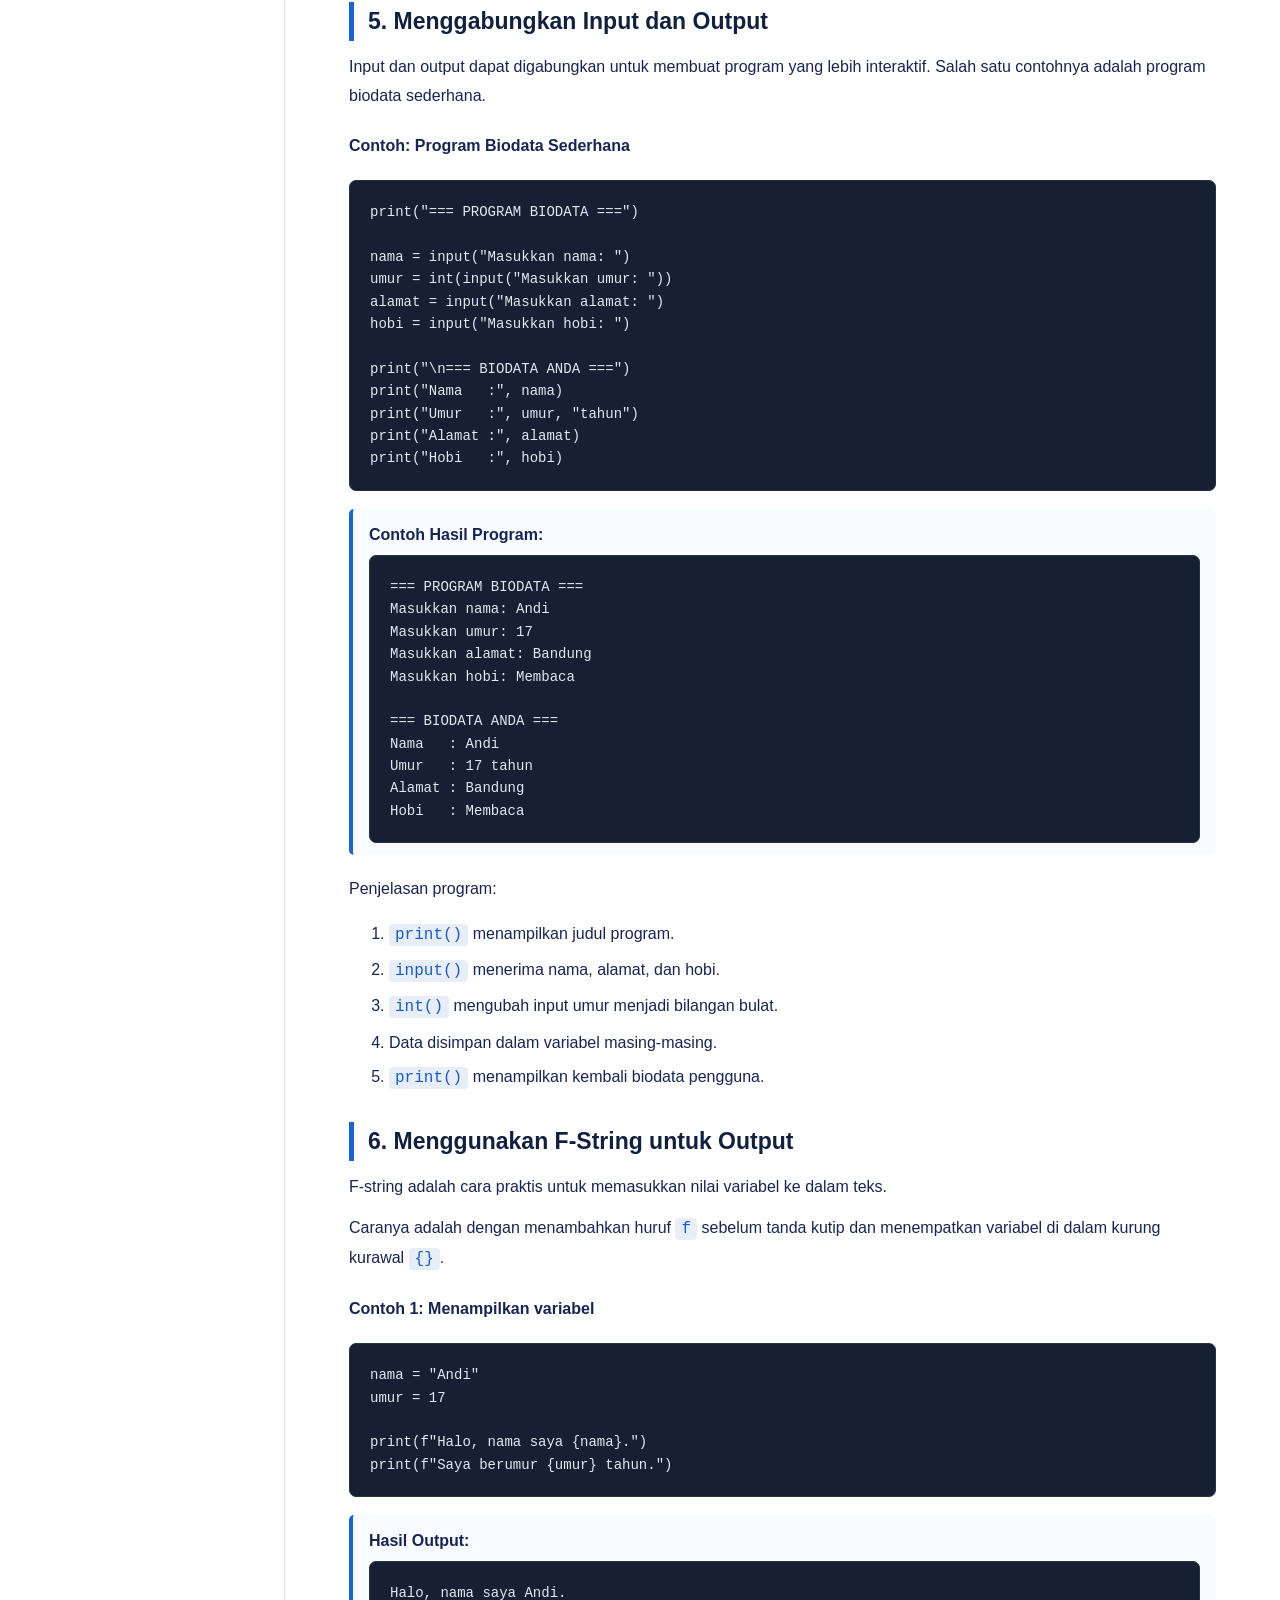
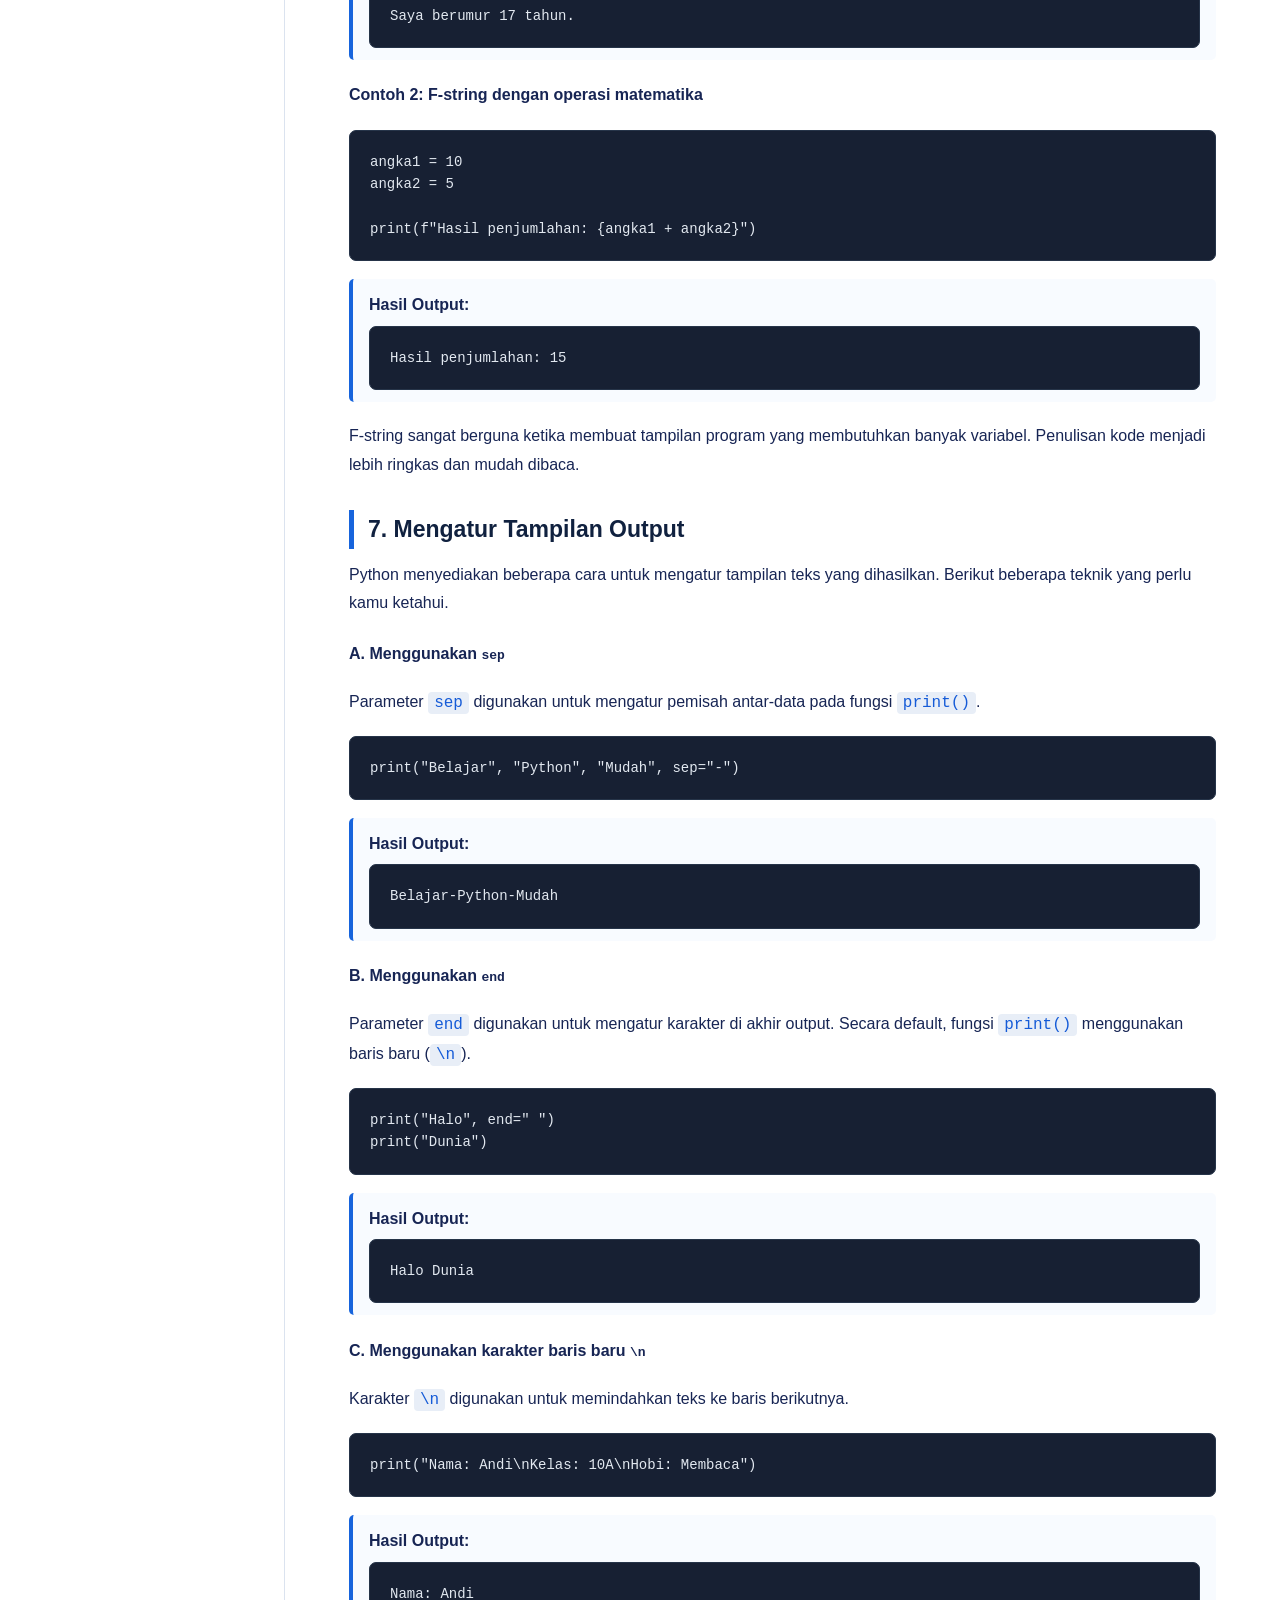
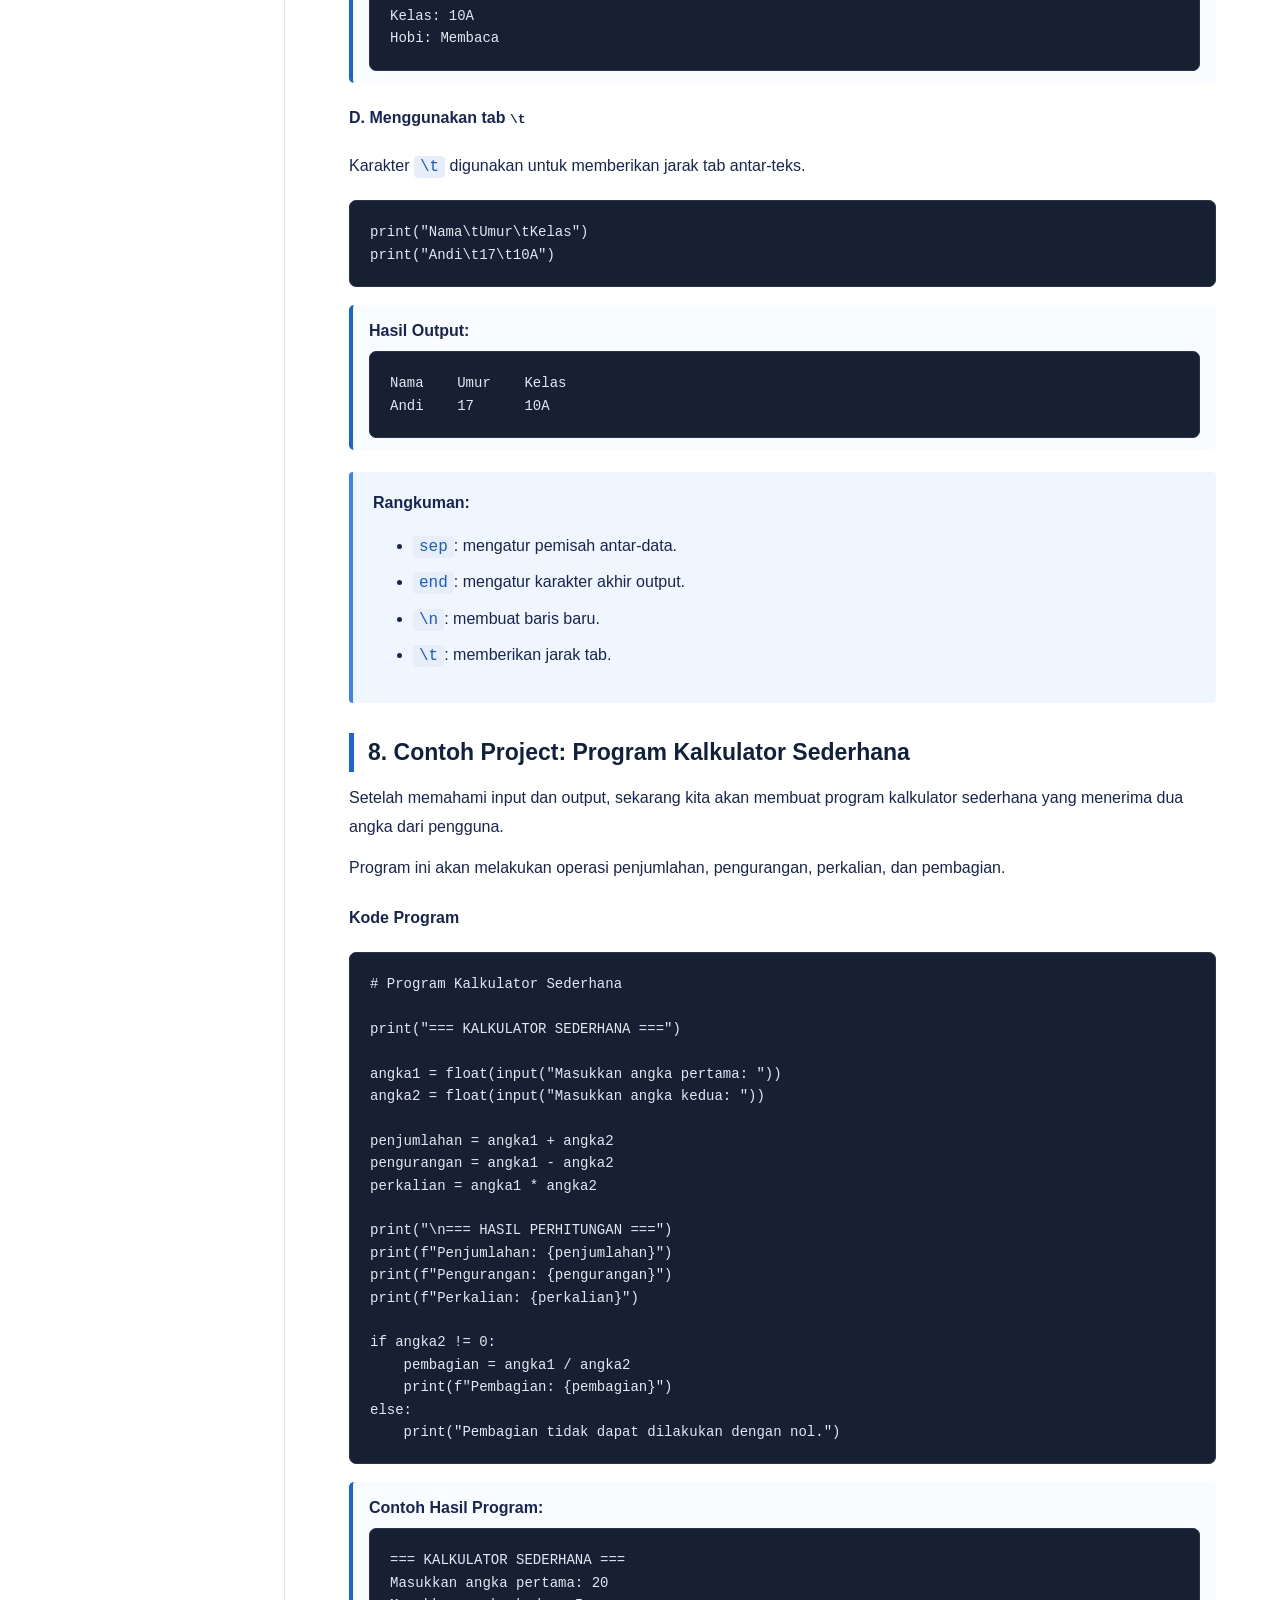
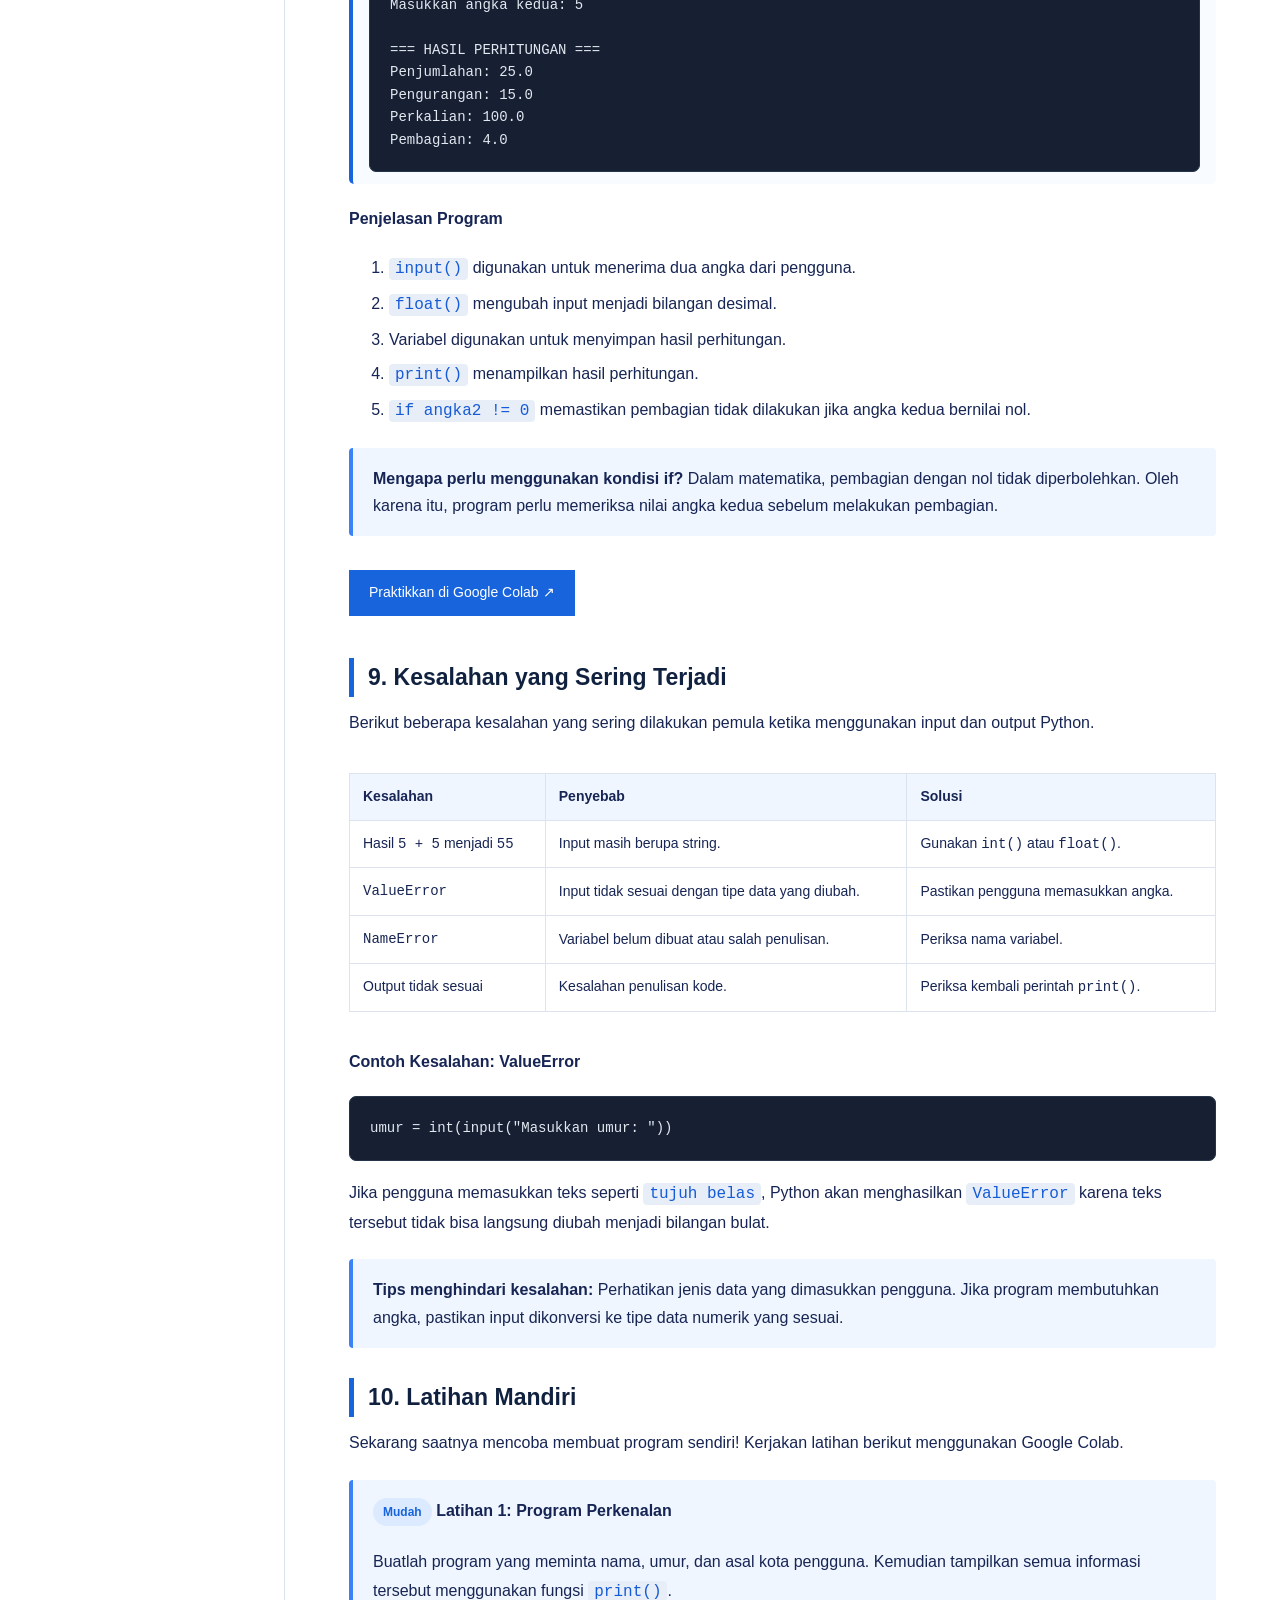
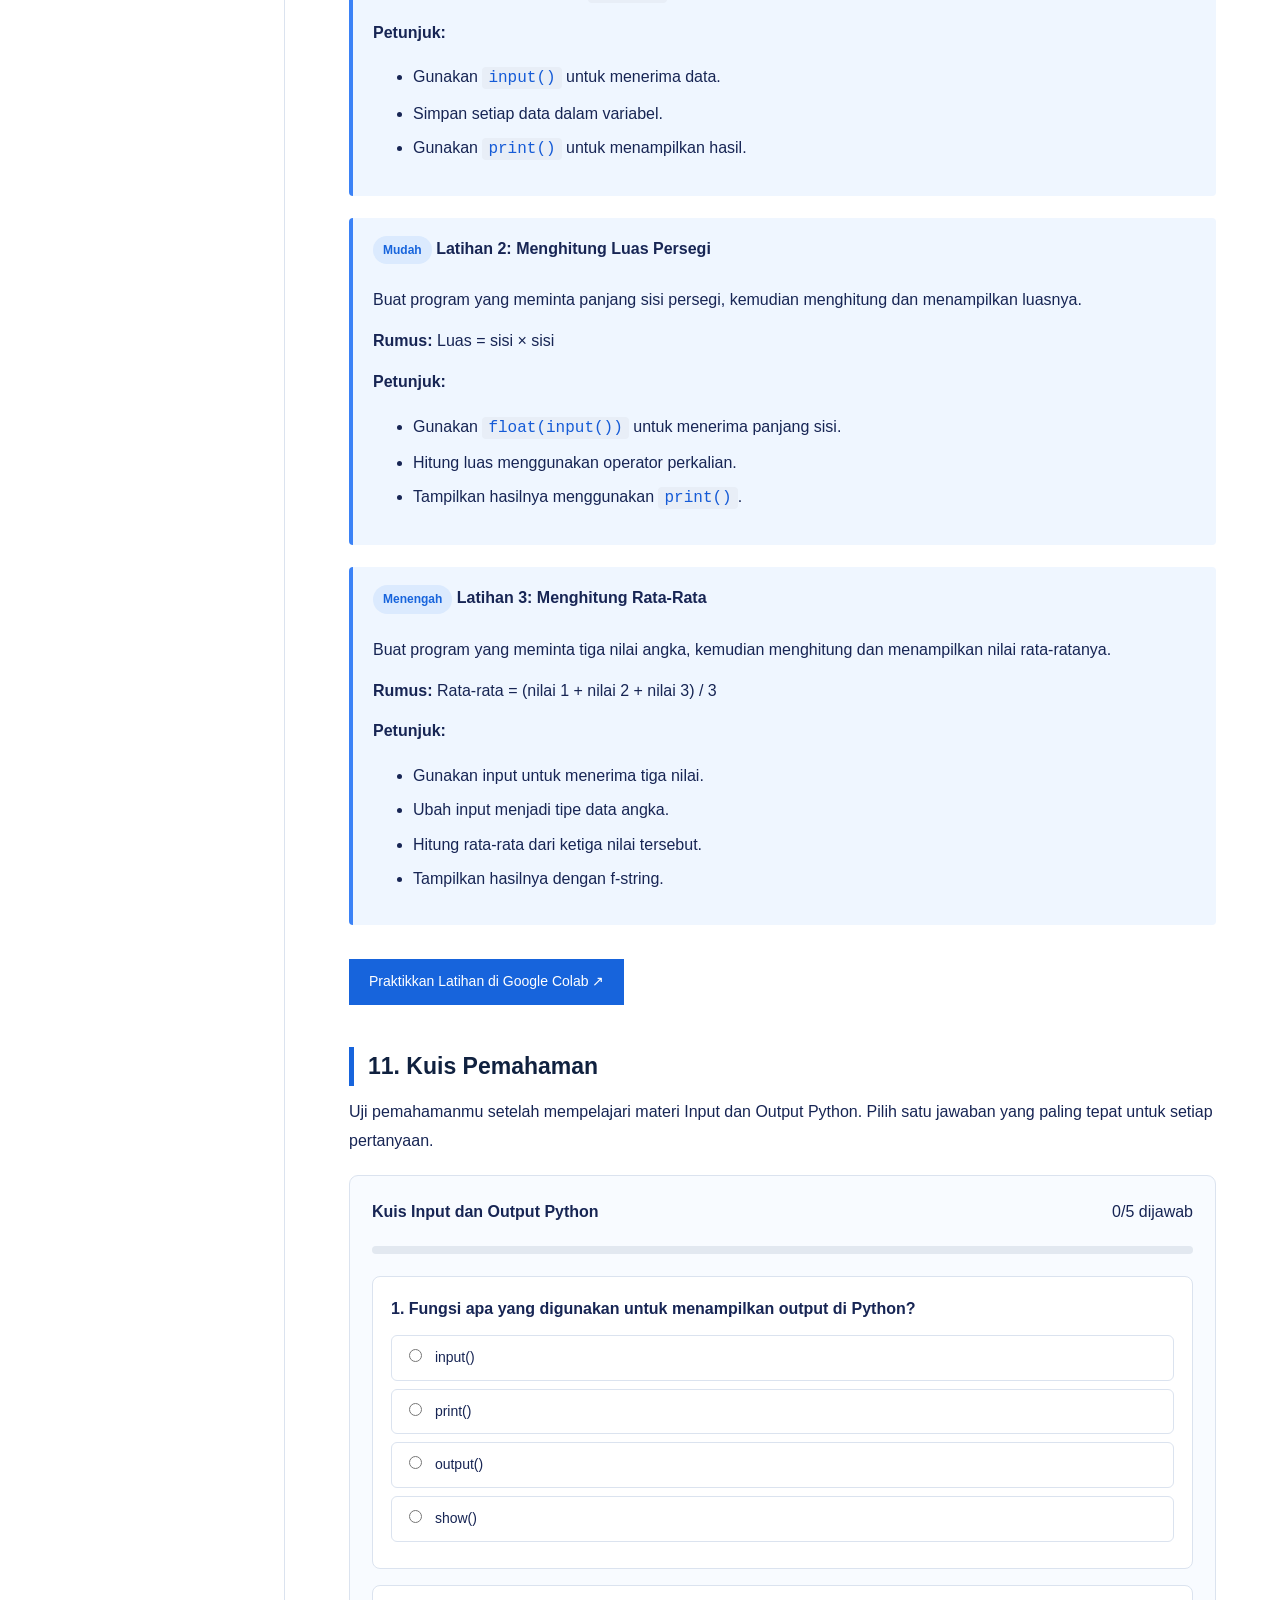
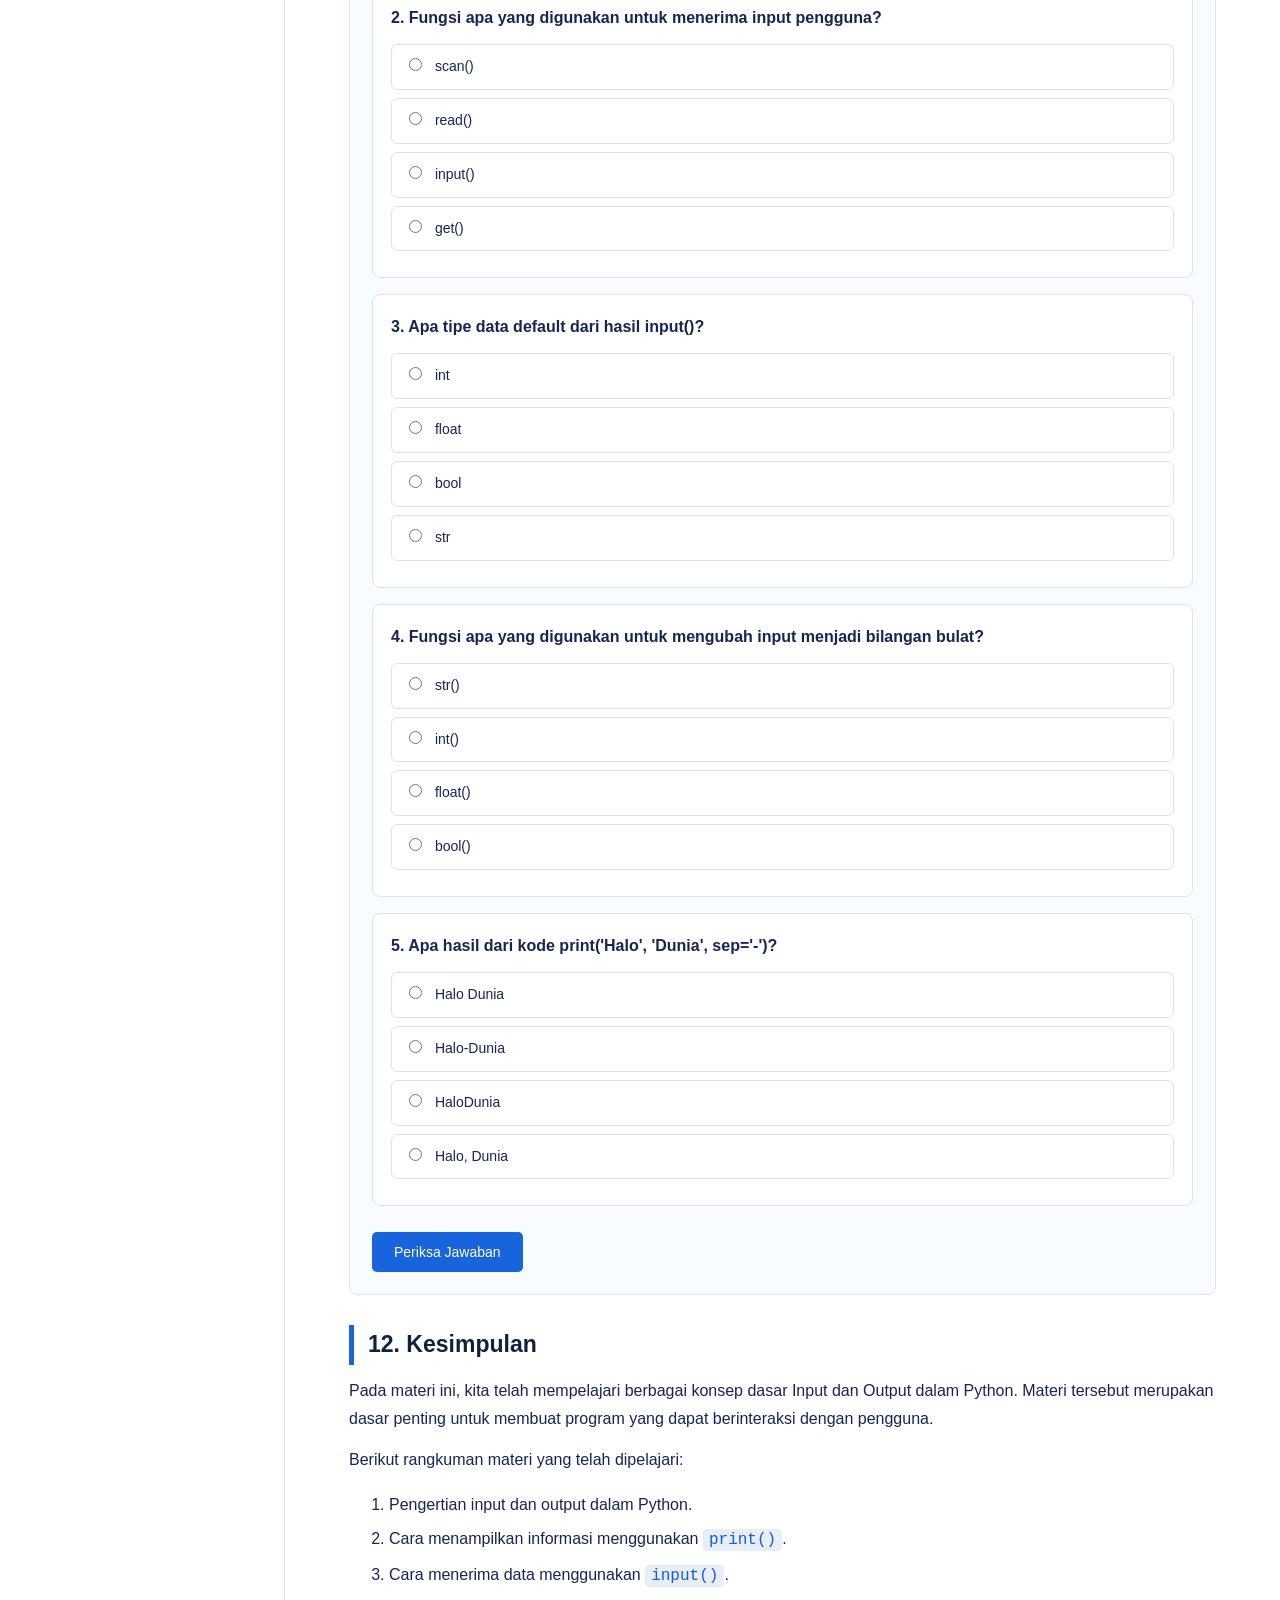
<file: input-output.html>
<!DOCTYPE html>
<html lang="id">
  <head>
    <meta charset="UTF-8" />
    <meta name="viewport" content="width=device-width, initial-scale=1.0" />
    <title>Materi 5: Input dan Output Python | Python Learn</title>
    <link rel="stylesheet" href="assets/css/style.css" />

    <style>
      /* Styling disamakan persis dengan pengenalan-python.html */
      .subsection {
        margin-bottom: 30px;
      }

      .subsection h3 {
        margin-top: 30px;
      }

      .table-responsive {
        overflow-x: auto;
        margin: 20px 0;
      }

      .content table {
        width: 100%;
        border-collapse: collapse;
        font-size: 14px;
        margin: 15px 0;
      }

      .content th,
      .content td {
        border: 1px solid #dbe3ef;
        padding: 11px 13px;
        text-align: left;
      }

      .content th {
        background: #eff6ff;
        color: #172554;
      }

      .code-output {
        background: #f8fbff;
        border-left: 4px solid #1764dc;
        padding: 12px 16px;
        border-radius: 5px;
        margin: 10px 0 20px;
      }

      .code-output strong {
        display: block;
        margin-bottom: 7px;
        color: #172554;
      }

      .code-output pre {
        margin: 0;
        white-space: pre-wrap;
      }

      .difficulty {
        display: inline-block;
        font-size: 12px;
        padding: 4px 10px;
        border-radius: 20px;
        background: #dbeafe;
        color: #1764dc;
        font-weight: bold;
        margin-bottom: 10px;
      }

      /* Kuis Interaktif */
      .quiz-container {
        border: 1px solid #dbe3ef;
        border-radius: 9px;
        padding: 22px;
        margin-top: 20px;
        background: #f8fbff;
      }

      .quiz-header {
        display: flex;
        justify-content: space-between;
        gap: 10px;
        flex-wrap: wrap;
        align-items: center;
        margin-bottom: 20px;
      }

      .quiz-progress {
        background: #e2e8f0;
        height: 8px;
        border-radius: 10px;
        overflow: hidden;
        margin-bottom: 22px;
      }

      .quiz-progress-bar {
        height: 100%;
        width: 0%;
        background: #1764dc;
        transition: width 0.3s;
      }

      .question-card {
        background: #fff;
        border: 1px solid #dbe3ef;
        border-radius: 8px;
        padding: 18px;
        margin-bottom: 16px;
      }

      .question-card h4 {
        margin: 0 0 13px;
        color: #172554;
      }

      .quiz-option {
        display: block;
        padding: 10px 12px;
        margin: 8px 0;
        border: 1px solid #dbe3ef;
        border-radius: 6px;
        cursor: pointer;
        font-size: 14px;
        background: white;
      }

      .quiz-option:hover {
        background: #eff6ff;
        border-color: #1764dc;
      }

      .quiz-option input {
        margin-right: 9px;
        accent-color: #1764dc;
      }

      .quiz-button {
        background: #1764dc;
        color: white;
        border: none;
        border-radius: 5px;
        padding: 12px 22px;
        cursor: pointer;
        font-size: 14px;
        margin-top: 10px;
      }

      .quiz-button:hover {
        background: #104bad;
      }

      .quiz-result {
        display: none;
        padding: 17px;
        margin-top: 18px;
        border-radius: 7px;
        background: #eff6ff;
        border-left: 4px solid #1764dc;
      }

      .quiz-result h4 {
        margin-top: 0;
      }

      .quiz-feedback {
        font-size: 13px;
        margin-top: 8px;
        color: #475569;
      }

      .quiz-feedback.correct {
        color: #15803d;
      }

      .quiz-feedback.wrong {
        color: #dc2626;
      }

      @media (max-width: 700px) {
        .quiz-container {
          padding: 14px;
        }
      }
    </style>
  </head>

  <body>
    <!-- HEADER -->
    <header>
      <a href="index.html" class="logo">
        <div class="logo-icon">Py</div>
        <h1>Python <span>Learn</span></h1>
      </a>

      <nav class="top-nav">
        <a href="tentang.html">Tentang</a>
        <a href="index.html">Beranda</a>
      </nav>
    </header>

    <div class="container">
      <!-- SIDEBAR -->
      <aside class="sidebar" id="sidebar"></aside>

      <!-- KONTEN MATERI -->
      <main class="content">
        <div class="breadcrumb">
          <a href="index.html">Python Learn</a>
          &nbsp; / &nbsp; Input dan Output Python
        </div>

        <h2>Materi 5: Input dan Output Python</h2>

        <p>
          Dalam pemrograman, sebuah program tidak hanya perlu melakukan
          perhitungan, tetapi juga harus mampu berkomunikasi dengan penggunanya.
          Pada materi ini, kita akan mempelajari cara menerima data dari
          pengguna dan menampilkan informasi menggunakan Python.
        </p>

        <div class="info">
          <strong>Tujuan Pembelajaran</strong>
          Setelah mempelajari materi ini, kamu diharapkan mampu:
          <ol>
            <li>Memahami konsep input dan output dalam Python.</li>
            <li>
              Menggunakan fungsi <code>print()</code> untuk menampilkan
              informasi.
            </li>
            <li>
              Menggunakan fungsi <code>input()</code> untuk menerima data.
            </li>
            <li>Mengubah tipe data input menggunakan fungsi konversi.</li>
            <li>Menggunakan f-string dan mengatur tampilan output.</li>
            <li>Membuat program sederhana yang interaktif.</li>
          </ol>
        </div>

        <!-- BAGIAN 1 -->
        <section class="subsection">
          <h3>1. Pengertian Input dan Output</h3>

          <p>
            Dalam pemrograman Python, <strong>Input</strong> dan
            <strong>Output</strong> merupakan dua hal penting yang digunakan
            untuk berkomunikasi dengan pengguna.
          </p>

          <ul>
            <li>
              <strong>Input</strong> adalah proses memasukkan data ke dalam
              program.
            </li>
            <li>
              <strong>Output</strong> adalah proses menampilkan hasil dari
              program kepada pengguna.
            </li>
          </ul>

          <p>
            Dengan input dan output, program tidak hanya menjalankan perintah
            secara otomatis, tetapi juga dapat menerima informasi dari pengguna
            dan memberikan respons berdasarkan informasi tersebut.
          </p>

          <p>Contoh sederhana proses input dan output:</p>

          <ol>
            <li>Pengguna memasukkan nama.</li>
            <li>Program menerima nama tersebut.</li>
            <li>
              Program menampilkan sapaan menggunakan nama yang dimasukkan.
            </li>
          </ol>

          <div class="info">
            <strong>Ingat!</strong>
            Input digunakan untuk menerima informasi, sedangkan output digunakan
            untuk menyampaikan informasi kepada pengguna.
          </div>
        </section>

        <!-- BAGIAN 2 -->
        <section class="subsection">
          <h3>2. Output Menggunakan <code>print()</code></h3>

          <p>
            Fungsi <code>print()</code> digunakan untuk menampilkan teks, angka,
            variabel, maupun hasil perhitungan ke layar.
          </p>

          <h4>Contoh 1: Menampilkan teks</h4>

          <pre><code>print("Halo, Selamat Belajar Python!")</code></pre>

          <div class="code-output">
            <strong>Hasil Output:</strong>
            <pre>Halo, Selamat Belajar Python!</pre>
          </div>

          <h4>Contoh 2: Menampilkan angka</h4>

          <pre><code>print(100)
print(25.5)</code></pre>

          <div class="code-output">
            <strong>Hasil Output:</strong>
            <pre>
100
25.5</pre
            >
          </div>

          <h4>Contoh 3: Menampilkan beberapa data</h4>

          <pre><code>nama = "Andi"
umur = 17

print("Nama:", nama)
print("Umur:", umur)</code></pre>

          <div class="code-output">
            <strong>Hasil Output:</strong>
            <pre>
Nama: Andi
Umur: 17</pre
            >
          </div>

          <h4>Contoh 4: Menampilkan hasil operasi matematika</h4>

          <pre><code>print(10 + 5)
print(20 * 3)</code></pre>

          <div class="code-output">
            <strong>Hasil Output:</strong>
            <pre>
15
60</pre
            >
          </div>

          <p>
            Dari contoh tersebut, dapat diketahui bahwa fungsi
            <code>print()</code> dapat menampilkan berbagai jenis informasi,
            baik berupa teks, angka, variabel, maupun hasil operasi matematika.
          </p>
        </section>

        <!-- BAGIAN 3 -->
        <section class="subsection">
          <h3>3. Input Menggunakan <code>input()</code></h3>

          <p>
            Fungsi <code>input()</code> digunakan untuk menerima data yang
            dimasukkan oleh pengguna melalui keyboard.
          </p>

          <div class="info">
            <strong>Catatan penting:</strong>
            Data yang dimasukkan menggunakan <code>input()</code> secara default
            akan dianggap sebagai tipe data string (<code>str</code>).
          </div>

          <h4>Contoh 1: Meminta nama pengguna</h4>

          <pre><code>nama = input("Masukkan nama Anda: ")
print("Halo,", nama)</code></pre>

          <div class="code-output">
            <strong>Contoh Interaksi Program:</strong>
            <pre>
Masukkan nama Anda: Budi
Halo, Budi</pre
            >
          </div>

          <h4>Contoh 2: Meminta alamat pengguna</h4>

          <pre><code>alamat = input("Masukkan alamat Anda: ")
print("Alamat Anda adalah:", alamat)</code></pre>

          <div class="code-output">
            <strong>Contoh Interaksi:</strong>
            <pre>
Masukkan alamat Anda: Jakarta
Alamat Anda adalah: Jakarta</pre
            >
          </div>

          <h4>Contoh 3: Meminta beberapa input</h4>

          <pre><code>nama = input("Masukkan nama: ")
kelas = input("Masukkan kelas: ")
sekolah = input("Masukkan nama sekolah: ")

print("Nama:", nama)
print("Kelas:", kelas)
print("Sekolah:", sekolah)</code></pre>

          <div class="code-output">
            <strong>Contoh Interaksi:</strong>
            <pre>
Masukkan nama: Siti
Masukkan kelas: 10A
Masukkan nama sekolah: SMA Nusantara

Nama: Siti
Kelas: 10A
Sekolah: SMA Nusantara</pre
            >
          </div>

          <p>
            Perhatikan bahwa program akan menunggu pengguna memasukkan data
            sebelum melanjutkan perintah berikutnya.
          </p>
        </section>

        <!-- BAGIAN 4 -->
        <section class="subsection">
          <h3>4. Mengubah Tipe Data Input</h3>

          <p>
            Secara default, fungsi <code>input()</code> menghasilkan data
            bertipe string. Jika ingin melakukan perhitungan matematika, kita
            perlu mengubah tipe data input menjadi angka.
          </p>

          <p>Python menyediakan beberapa fungsi untuk mengubah tipe data:</p>

          <div class="table-responsive">
            <table>
              <thead>
                <tr>
                  <th>Fungsi</th>
                  <th>Kegunaan</th>
                </tr>
              </thead>
              <tbody>
                <tr>
                  <td><code>int()</code></td>
                  <td>Mengubah data menjadi bilangan bulat.</td>
                </tr>
                <tr>
                  <td><code>float()</code></td>
                  <td>Mengubah data menjadi bilangan desimal.</td>
                </tr>
                <tr>
                  <td><code>str()</code></td>
                  <td>Mengubah data menjadi teks.</td>
                </tr>
              </tbody>
            </table>
          </div>

          <h4>Contoh 1: Menggunakan <code>int()</code></h4>

          <pre><code>umur = int(input("Masukkan umur Anda: "))

print("Umur Anda:", umur)
print("Tahun depan umur Anda:", umur + 1)</code></pre>

          <div class="code-output">
            <strong>Contoh Interaksi:</strong>
            <pre>
Masukkan umur Anda: 17
Umur Anda: 17
Tahun depan umur Anda: 18</pre
            >
          </div>

          <h4>Contoh 2: Menggunakan <code>float()</code></h4>

          <pre><code>tinggi = float(input("Masukkan tinggi badan: "))

print("Tinggi badan Anda:", tinggi)</code></pre>

          <div class="code-output">
            <strong>Contoh Interaksi:</strong>
            <pre>
Masukkan tinggi badan: 165.5
Tinggi badan Anda: 165.5</pre
            >
          </div>

          <h4>Contoh 3: Menggunakan <code>str()</code></h4>

          <pre><code>nomor = 12345
teks = str(nomor)

print("Nomor:", teks)
print("Tipe data:", type(teks))</code></pre>

          <div class="code-output">
            <strong>Hasil Output:</strong>
            <pre>
Nomor: 12345
Tipe data: &lt;class 'str'&gt;</pre
            >
          </div>

          <h4>Catatan Penting: Perbedaan String dan Angka</h4>

          <p>Perhatikan contoh berikut:</p>

          <pre><code>angka = input("Masukkan angka: ")
print(angka + angka)</code></pre>

          <p>
            Jika pengguna memasukkan angka <code>5</code>, hasilnya adalah
            <code>55</code>, bukan <code>10</code>. Hal ini terjadi karena data
            masih berupa string sehingga tanda <code>+</code> digunakan untuk
            menggabungkan teks.
          </p>

          <p>Agar bisa dijumlahkan sebagai angka, gunakan:</p>

          <pre><code>angka = int(input("Masukkan angka: "))
print(angka + angka)</code></pre>

          <div class="code-output">
            <strong>Hasil Output (jika input adalah 5):</strong>
            <pre>10</pre>
          </div>

          <div class="info">
            <strong>Tips:</strong>
            Biasakan memeriksa tipe data input sebelum melakukan operasi
            matematika. Gunakan <code>int()</code> untuk bilangan bulat dan
            <code>float()</code> untuk bilangan desimal.
          </div>
        </section>

        <!-- BAGIAN 5 -->
        <section class="subsection">
          <h3>5. Menggabungkan Input dan Output</h3>

          <p>
            Input dan output dapat digabungkan untuk membuat program yang lebih
            interaktif. Salah satu contohnya adalah program biodata sederhana.
          </p>

          <h4>Contoh: Program Biodata Sederhana</h4>

          <pre><code>print("=== PROGRAM BIODATA ===")

nama = input("Masukkan nama: ")
umur = int(input("Masukkan umur: "))
alamat = input("Masukkan alamat: ")
hobi = input("Masukkan hobi: ")

print("\n=== BIODATA ANDA ===")
print("Nama   :", nama)
print("Umur   :", umur, "tahun")
print("Alamat :", alamat)
print("Hobi   :", hobi)</code></pre>

          <div class="code-output">
            <strong>Contoh Hasil Program:</strong>
            <pre>
=== PROGRAM BIODATA ===
Masukkan nama: Andi
Masukkan umur: 17
Masukkan alamat: Bandung
Masukkan hobi: Membaca

=== BIODATA ANDA ===
Nama   : Andi
Umur   : 17 tahun
Alamat : Bandung
Hobi   : Membaca</pre
            >
          </div>

          <p>Penjelasan program:</p>

          <ol>
            <li><code>print()</code> menampilkan judul program.</li>
            <li><code>input()</code> menerima nama, alamat, dan hobi.</li>
            <li>
              <code>int()</code> mengubah input umur menjadi bilangan bulat.
            </li>
            <li>Data disimpan dalam variabel masing-masing.</li>
            <li><code>print()</code> menampilkan kembali biodata pengguna.</li>
          </ol>
        </section>

        <!-- BAGIAN 6 -->
        <section class="subsection">
          <h3>6. Menggunakan F-String untuk Output</h3>

          <p>
            F-string adalah cara praktis untuk memasukkan nilai variabel ke
            dalam teks.
          </p>

          <p>
            Caranya adalah dengan menambahkan huruf <code>f</code> sebelum tanda
            kutip dan menempatkan variabel di dalam kurung kurawal
            <code>{}</code>.
          </p>

          <h4>Contoh 1: Menampilkan variabel</h4>

          <pre><code>nama = "Andi"
umur = 17

print(f"Halo, nama saya {nama}.")
print(f"Saya berumur {umur} tahun.")</code></pre>

          <div class="code-output">
            <strong>Hasil Output:</strong>
            <pre>
Halo, nama saya Andi.
Saya berumur 17 tahun.</pre
            >
          </div>

          <h4>Contoh 2: F-string dengan operasi matematika</h4>

          <pre><code>angka1 = 10
angka2 = 5

print(f"Hasil penjumlahan: {angka1 + angka2}")</code></pre>

          <div class="code-output">
            <strong>Hasil Output:</strong>
            <pre>Hasil penjumlahan: 15</pre>
          </div>

          <p>
            F-string sangat berguna ketika membuat tampilan program yang
            membutuhkan banyak variabel. Penulisan kode menjadi lebih ringkas
            dan mudah dibaca.
          </p>
        </section>

        <!-- BAGIAN 7 -->
        <section class="subsection">
          <h3>7. Mengatur Tampilan Output</h3>

          <p>
            Python menyediakan beberapa cara untuk mengatur tampilan teks yang
            dihasilkan. Berikut beberapa teknik yang perlu kamu ketahui.
          </p>

          <h4>A. Menggunakan <code>sep</code></h4>

          <p>
            Parameter <code>sep</code> digunakan untuk mengatur pemisah
            antar-data pada fungsi <code>print()</code>.
          </p>

          <pre><code>print("Belajar", "Python", "Mudah", sep="-")</code></pre>

          <div class="code-output">
            <strong>Hasil Output:</strong>
            <pre>Belajar-Python-Mudah</pre>
          </div>

          <h4>B. Menggunakan <code>end</code></h4>

          <p>
            Parameter <code>end</code> digunakan untuk mengatur karakter di
            akhir output. Secara default, fungsi
            <code>print()</code> menggunakan baris baru (<code>\n</code>).
          </p>

          <pre><code>print("Halo", end=" ")
print("Dunia")</code></pre>

          <div class="code-output">
            <strong>Hasil Output:</strong>
            <pre>Halo Dunia</pre>
          </div>

          <h4>C. Menggunakan karakter baris baru <code>\n</code></h4>

          <p>
            Karakter <code>\n</code> digunakan untuk memindahkan teks ke baris
            berikutnya.
          </p>

          <pre><code>print("Nama: Andi\nKelas: 10A\nHobi: Membaca")</code></pre>

          <div class="code-output">
            <strong>Hasil Output:</strong>
            <pre>
Nama: Andi
Kelas: 10A
Hobi: Membaca</pre
            >
          </div>

          <h4>D. Menggunakan tab <code>\t</code></h4>

          <p>
            Karakter <code>\t</code> digunakan untuk memberikan jarak tab
            antar-teks.
          </p>

          <pre><code>print("Nama\tUmur\tKelas")
print("Andi\t17\t10A")</code></pre>

          <div class="code-output">
            <strong>Hasil Output:</strong>
            <pre>
Nama    Umur    Kelas
Andi    17      10A</pre
            >
          </div>

          <div class="info">
            <strong>Rangkuman:</strong>
            <ul>
              <li><code>sep</code>: mengatur pemisah antar-data.</li>
              <li><code>end</code>: mengatur karakter akhir output.</li>
              <li><code>\n</code>: membuat baris baru.</li>
              <li><code>\t</code>: memberikan jarak tab.</li>
            </ul>
          </div>
        </section>

        <!-- BAGIAN 8 -->
        <section class="subsection">
          <h3>8. Contoh Project: Program Kalkulator Sederhana</h3>

          <p>
            Setelah memahami input dan output, sekarang kita akan membuat
            program kalkulator sederhana yang menerima dua angka dari pengguna.
          </p>

          <p>
            Program ini akan melakukan operasi penjumlahan, pengurangan,
            perkalian, dan pembagian.
          </p>

          <h4>Kode Program</h4>

          <pre><code># Program Kalkulator Sederhana

print("=== KALKULATOR SEDERHANA ===")

angka1 = float(input("Masukkan angka pertama: "))
angka2 = float(input("Masukkan angka kedua: "))

penjumlahan = angka1 + angka2
pengurangan = angka1 - angka2
perkalian = angka1 * angka2

print("\n=== HASIL PERHITUNGAN ===")
print(f"Penjumlahan: {penjumlahan}")
print(f"Pengurangan: {pengurangan}")
print(f"Perkalian: {perkalian}")

if angka2 != 0:
    pembagian = angka1 / angka2
    print(f"Pembagian: {pembagian}")
else:
    print("Pembagian tidak dapat dilakukan dengan nol.")</code></pre>

          <div class="code-output">
            <strong>Contoh Hasil Program:</strong>
            <pre>
=== KALKULATOR SEDERHANA ===
Masukkan angka pertama: 20
Masukkan angka kedua: 5

=== HASIL PERHITUNGAN ===
Penjumlahan: 25.0
Pengurangan: 15.0
Perkalian: 100.0
Pembagian: 4.0</pre
            >
          </div>

          <h4>Penjelasan Program</h4>

          <ol>
            <li>
              <code>input()</code> digunakan untuk menerima dua angka dari
              pengguna.
            </li>
            <li>
              <code>float()</code> mengubah input menjadi bilangan desimal.
            </li>
            <li>Variabel digunakan untuk menyimpan hasil perhitungan.</li>
            <li><code>print()</code> menampilkan hasil perhitungan.</li>
            <li>
              <code>if angka2 != 0</code> memastikan pembagian tidak dilakukan
              jika angka kedua bernilai nol.
            </li>
          </ol>

          <div class="info">
            <strong>Mengapa perlu menggunakan kondisi if?</strong>
            Dalam matematika, pembagian dengan nol tidak diperbolehkan. Oleh
            karena itu, program perlu memeriksa nilai angka kedua sebelum
            melakukan pembagian.
          </div>

          <a
            class="colab-button"
            href="https://colab.research.google.com/#create=true"
            target="_blank"
            rel="noopener"
          >
            Praktikkan di Google Colab ↗
          </a>
        </section>

        <!-- BAGIAN 9 -->
        <section class="subsection">
          <h3>9. Kesalahan yang Sering Terjadi</h3>

          <p>
            Berikut beberapa kesalahan yang sering dilakukan pemula ketika
            menggunakan input dan output Python.
          </p>

          <div class="table-responsive">
            <table>
              <thead>
                <tr>
                  <th>Kesalahan</th>
                  <th>Penyebab</th>
                  <th>Solusi</th>
                </tr>
              </thead>
              <tbody>
                <tr>
                  <td>Hasil <code>5 + 5</code> menjadi <code>55</code></td>
                  <td>Input masih berupa string.</td>
                  <td>Gunakan <code>int()</code> atau <code>float()</code>.</td>
                </tr>
                <tr>
                  <td><code>ValueError</code></td>
                  <td>Input tidak sesuai dengan tipe data yang diubah.</td>
                  <td>Pastikan pengguna memasukkan angka.</td>
                </tr>
                <tr>
                  <td><code>NameError</code></td>
                  <td>Variabel belum dibuat atau salah penulisan.</td>
                  <td>Periksa nama variabel.</td>
                </tr>
                <tr>
                  <td>Output tidak sesuai</td>
                  <td>Kesalahan penulisan kode.</td>
                  <td>Periksa kembali perintah <code>print()</code>.</td>
                </tr>
              </tbody>
            </table>
          </div>

          <h4>Contoh Kesalahan: ValueError</h4>

          <pre><code>umur = int(input("Masukkan umur: "))</code></pre>

          <p>
            Jika pengguna memasukkan teks seperti
            <code>tujuh belas</code>, Python akan menghasilkan
            <code>ValueError</code> karena teks tersebut tidak bisa langsung
            diubah menjadi bilangan bulat.
          </p>

          <div class="info">
            <strong>Tips menghindari kesalahan:</strong>
            Perhatikan jenis data yang dimasukkan pengguna. Jika program
            membutuhkan angka, pastikan input dikonversi ke tipe data numerik
            yang sesuai.
          </div>
        </section>

        <!-- BAGIAN 10 -->
        <section class="subsection">
          <h3>10. Latihan Mandiri</h3>

          <p>
            Sekarang saatnya mencoba membuat program sendiri! Kerjakan latihan
            berikut menggunakan Google Colab.
          </p>

          <div class="info">
            <span class="difficulty">Mudah</span>
            <strong>Latihan 1: Program Perkenalan</strong>
            <p>
              Buatlah program yang meminta nama, umur, dan asal kota pengguna.
              Kemudian tampilkan semua informasi tersebut menggunakan fungsi
              <code>print()</code>.
            </p>
            <p><strong>Petunjuk:</strong></p>
            <ul>
              <li>Gunakan <code>input()</code> untuk menerima data.</li>
              <li>Simpan setiap data dalam variabel.</li>
              <li>Gunakan <code>print()</code> untuk menampilkan hasil.</li>
            </ul>
          </div>

          <div class="info">
            <span class="difficulty">Mudah</span>
            <strong>Latihan 2: Menghitung Luas Persegi</strong>
            <p>
              Buat program yang meminta panjang sisi persegi, kemudian
              menghitung dan menampilkan luasnya.
            </p>
            <p><strong>Rumus:</strong> Luas = sisi × sisi</p>
            <p><strong>Petunjuk:</strong></p>
            <ul>
              <li>
                Gunakan <code>float(input())</code> untuk menerima panjang sisi.
              </li>
              <li>Hitung luas menggunakan operator perkalian.</li>
              <li>Tampilkan hasilnya menggunakan <code>print()</code>.</li>
            </ul>
          </div>

          <div class="info">
            <span class="difficulty">Menengah</span>
            <strong>Latihan 3: Menghitung Rata-Rata</strong>
            <p>
              Buat program yang meminta tiga nilai angka, kemudian menghitung
              dan menampilkan nilai rata-ratanya.
            </p>
            <p>
              <strong>Rumus:</strong> Rata-rata = (nilai 1 + nilai 2 + nilai 3)
              / 3
            </p>
            <p><strong>Petunjuk:</strong></p>
            <ul>
              <li>Gunakan input untuk menerima tiga nilai.</li>
              <li>Ubah input menjadi tipe data angka.</li>
              <li>Hitung rata-rata dari ketiga nilai tersebut.</li>
              <li>Tampilkan hasilnya dengan f-string.</li>
            </ul>
          </div>

          <a
            class="colab-button"
            href="https://colab.research.google.com/#create=true"
            target="_blank"
            rel="noopener"
          >
            Praktikkan Latihan di Google Colab ↗
          </a>
        </section>

        <!-- BAGIAN 11 -->
        <section class="subsection">
          <h3>11. Kuis Pemahaman</h3>

          <p>
            Uji pemahamanmu setelah mempelajari materi Input dan Output Python.
            Pilih satu jawaban yang paling tepat untuk setiap pertanyaan.
          </p>

          <div class="quiz-container">
            <div class="quiz-header">
              <strong>Kuis Input dan Output Python</strong>
              <span id="quiz-count">0/5 dijawab</span>
            </div>

            <div class="quiz-progress">
              <div class="quiz-progress-bar" id="quiz-progress-bar"></div>
            </div>

            <form id="quiz-form">
              <div class="question-card">
                <h4>
                  1. Fungsi apa yang digunakan untuk menampilkan output di
                  Python?
                </h4>

                <label class="quiz-option">
                  <input type="radio" name="q1" value="a" />
                  input()
                </label>

                <label class="quiz-option">
                  <input type="radio" name="q1" value="b" />
                  print()
                </label>

                <label class="quiz-option">
                  <input type="radio" name="q1" value="c" />
                  output()
                </label>

                <label class="quiz-option">
                  <input type="radio" name="q1" value="d" />
                  show()
                </label>

                <div class="quiz-feedback" id="feedback-q1"></div>
              </div>

              <div class="question-card">
                <h4>
                  2. Fungsi apa yang digunakan untuk menerima input pengguna?
                </h4>

                <label class="quiz-option">
                  <input type="radio" name="q2" value="a" />
                  scan()
                </label>

                <label class="quiz-option">
                  <input type="radio" name="q2" value="b" />
                  read()
                </label>

                <label class="quiz-option">
                  <input type="radio" name="q2" value="c" />
                  input()
                </label>

                <label class="quiz-option">
                  <input type="radio" name="q2" value="d" />
                  get()
                </label>

                <div class="quiz-feedback" id="feedback-q2"></div>
              </div>

              <div class="question-card">
                <h4>3. Apa tipe data default dari hasil input()?</h4>

                <label class="quiz-option">
                  <input type="radio" name="q3" value="a" />
                  int
                </label>

                <label class="quiz-option">
                  <input type="radio" name="q3" value="b" />
                  float
                </label>

                <label class="quiz-option">
                  <input type="radio" name="q3" value="c" />
                  bool
                </label>

                <label class="quiz-option">
                  <input type="radio" name="q3" value="d" />
                  str
                </label>

                <div class="quiz-feedback" id="feedback-q3"></div>
              </div>

              <div class="question-card">
                <h4>
                  4. Fungsi apa yang digunakan untuk mengubah input menjadi
                  bilangan bulat?
                </h4>

                <label class="quiz-option">
                  <input type="radio" name="q4" value="a" />
                  str()
                </label>

                <label class="quiz-option">
                  <input type="radio" name="q4" value="b" />
                  int()
                </label>

                <label class="quiz-option">
                  <input type="radio" name="q4" value="c" />
                  float()
                </label>

                <label class="quiz-option">
                  <input type="radio" name="q4" value="d" />
                  bool()
                </label>

                <div class="quiz-feedback" id="feedback-q4"></div>
              </div>

              <div class="question-card">
                <h4>5. Apa hasil dari kode print('Halo', 'Dunia', sep='-')?</h4>

                <label class="quiz-option">
                  <input type="radio" name="q5" value="a" />
                  Halo Dunia
                </label>

                <label class="quiz-option">
                  <input type="radio" name="q5" value="b" />
                  Halo-Dunia
                </label>

                <label class="quiz-option">
                  <input type="radio" name="q5" value="c" />
                  HaloDunia
                </label>

                <label class="quiz-option">
                  <input type="radio" name="q5" value="d" />
                  Halo, Dunia
                </label>

                <div class="quiz-feedback" id="feedback-q5"></div>
              </div>

              <button type="button" class="quiz-button" id="check-quiz">
                Periksa Jawaban
              </button>

              <button
                type="button"
                class="quiz-button"
                id="reset-quiz"
                style="background: #64748b; display: none"
              >
                Ulangi Kuis
              </button>
            </form>

            <div class="quiz-result" id="quiz-result">
              <h4>Hasil Kuis</h4>
              <p id="quiz-score"></p>
              <p id="quiz-message"></p>
            </div>
          </div>
        </section>

        <!-- BAGIAN 12 -->
        <section class="subsection">
          <h3>12. Kesimpulan</h3>

          <p>
            Pada materi ini, kita telah mempelajari berbagai konsep dasar Input
            dan Output dalam Python. Materi tersebut merupakan dasar penting
            untuk membuat program yang dapat berinteraksi dengan pengguna.
          </p>

          <p>Berikut rangkuman materi yang telah dipelajari:</p>

          <ol>
            <li>Pengertian input dan output dalam Python.</li>
            <li>
              Cara menampilkan informasi menggunakan <code>print()</code>.
            </li>
            <li>Cara menerima data menggunakan <code>input()</code>.</li>
            <li>
              Mengubah tipe data input menggunakan
              <code>int()</code>, <code>float()</code>, dan <code>str()</code>.
            </li>
            <li>Menggunakan f-string untuk menampilkan variabel.</li>
            <li>
              Mengatur tampilan output menggunakan
              <code>sep</code>, <code>end</code>, <code>\n</code>, dan
              <code>\t</code>.
            </li>
            <li>Membuat program kalkulator sederhana.</li>
          </ol>

          <div class="info">
            <strong>Poin Penting:</strong>
            <code>input()</code> digunakan untuk menerima data dari pengguna,
            sedangkan <code>print()</code> digunakan untuk menampilkan informasi
            kepada pengguna.
          </div>
        </section>

        <!-- TUGAS MATERI -->
        <div class="task">
          <h3>Tugas 5: Membuat Program Biodata Interaktif</h3>

          <p>
            Setelah mempelajari materi Input dan Output Python, sekarang buatlah
            sebuah program biodata interaktif yang dapat menerima informasi dari
            pengguna dan menampilkan kembali informasi tersebut dengan tampilan
            yang rapi.
          </p>

          <p><strong>Ketentuan Tugas:</strong></p>

          <ol>
            <li>Program harus meminta nama lengkap pengguna.</li>
            <li>Program harus meminta umur pengguna.</li>
            <li>Program harus meminta asal kota pengguna.</li>
            <li>Program harus meminta kelas atau program studi pengguna.</li>
            <li>Program harus meminta hobi pengguna.</li>
            <li>Gunakan <code>input()</code> untuk menerima data.</li>
            <li>
              Gunakan <code>int()</code> untuk mengubah input umur menjadi
              bilangan bulat.
            </li>
            <li>
              Gunakan f-string atau <code>print()</code> untuk menampilkan
              biodata dengan rapi.
            </li>
          </ol>

          <h4>Contoh Gambaran Output</h4>

          <pre><code>================================
        PROGRAM BIODATA
================================
Masukkan nama       : Andi
Masukkan umur       : 17
Masukkan asal kota  : Bandung
Masukkan kelas      : 10A
Masukkan hobi       : Membaca

================================
            BIODATA
================================
Nama       : Andi
Umur       : 17 tahun
Asal Kota  : Bandung
Kelas      : 10A
Hobi       : Membaca
================================</code></pre>

          <p><strong>Petunjuk Pengerjaan dan Pengumpulan:</strong></p>

          <ol>
            <li>Buka Google Colab dan buat notebook baru.</li>
            <li>
              Beri nama notebook dengan format
              <code>Tugas5_Nama_NIM</code>.
            </li>
            <li>Kerjakan program sesuai ketentuan tugas.</li>
            <li>Jalankan program dan pastikan tidak terdapat error.</li>
            <li>Simpan notebook di Google Drive.</li>
            <li>
              Bagikan notebook dengan pengaturan akses yang memungkinkan
              dosen/guru melihat hasil pekerjaan.
            </li>
            <li>
              Kumpulkan tautan notebook melalui tombol
              <strong>Pengumpulan Tugas</strong> pada sidebar website.
            </li>
          </ol>

          <a
            href="https://colab.research.google.com/#create=true"
            target="_blank"
            class="colab-button"
            rel="noopener"
          >
            Mulai Mengerjakan di Google Colab ↗
          </a>
        </div>

        <!-- NAVIGASI MATERI -->
        <div class="navigation" id="navigation"></div>
      </main>
    </div>

    <!-- FOOTER -->
    <footer>Python Learn | Media Pembelajaran Python Dasar</footer>

    <script src="assets/js/script.js"></script>

    <script>
      // Kunci jawaban & penjelasan kuis diselaraskan dengan standar format kuis
      const jawabanBenar = {
        q1: 'b',
        q2: 'c',
        q3: 'd',
        q4: 'b',
        q5: 'b',
      };

      const penjelasan = {
        q1: 'Fungsi print() digunakan untuk menampilkan teks, angka, variabel, dan hasil perhitungan ke layar.',
        q2: 'Fungsi input() digunakan untuk menerima data yang dimasukkan pengguna melalui keyboard.',
        q3: 'Hasil input() secara default bertipe string (str), meskipun pengguna memasukkan angka.',
        q4: 'Fungsi int() digunakan untuk mengubah data menjadi tipe bilangan bulat (integer).',
        q5: 'Parameter sep="-" mengatur tanda hubung (-) sebagai pemisah antar-data yang dicetak.',
      };

      const form = document.getElementById('quiz-form');
      const jumlahSoal = 5;

      function perbaruiProgress() {
        let terjawab = 0;

        for (let i = 1; i <= jumlahSoal; i++) {
          if (form.querySelector(`input[name="q${i}"]:checked`)) {
            terjawab++;
          }
        }

        document.getElementById(
          'quiz-count'
        ).textContent = `${terjawab}/${jumlahSoal} dijawab`;

        document.getElementById('quiz-progress-bar').style.width = `${
          (terjawab / jumlahSoal) * 100
        }%`;
      }

      form.addEventListener('change', perbaruiProgress);

      document
        .getElementById('check-quiz')
        .addEventListener('click', function () {
          let skor = 0;
          let belumDijawab = [];

          for (let i = 1; i <= jumlahSoal; i++) {
            const pilihan = form.querySelector(`input[name="q${i}"]:checked`);
            const feedback = document.getElementById(`feedback-q${i}`);

            feedback.className = 'quiz-feedback';

            if (!pilihan) {
              belumDijawab.push(i);
              feedback.textContent = 'Belum dijawab.';
              feedback.classList.add('wrong');
              continue;
            }

            if (pilihan.value === jawabanBenar[`q${i}`]) {
              skor++;
              feedback.textContent = 'Benar! ' + penjelasan[`q${i}`];
              feedback.classList.add('correct');
            } else {
              feedback.textContent = 'Belum tepat. ' + penjelasan[`q${i}`];
              feedback.classList.add('wrong');
            }
          }

          if (belumDijawab.length > 0) {
            alert(
              'Masih ada soal yang belum dijawab: ' +
                belumDijawab.join(', ') +
                '. Silakan lengkapi terlebih dahulu.'
            );
            return;
          }

          const nilai = Math.round((skor / jumlahSoal) * 100);

          document.getElementById('quiz-result').style.display = 'block';

          document.getElementById(
            'quiz-score'
          ).textContent = `Jawaban benar: ${skor} dari ${jumlahSoal} soal. Nilai: ${nilai}/100.`;

          let pesan = '';

          if (nilai === 100) {
            pesan = 'Luar biasa! Semua jawabanmu benar. Pertahankan!';
          } else if (nilai >= 80) {
            pesan = 'Bagus! Kamu sudah memahami materi dengan sangat baik.';
          } else if (nilai >= 60) {
            pesan = 'Cukup baik. Pelajari kembali bagian yang belum dikuasai.';
          } else {
            pesan = 'Jangan menyerah! Pelajari kembali materi dan coba lagi.';
          }

          document.getElementById('quiz-message').textContent = pesan;

          document.getElementById('check-quiz').style.display = 'none';
          document.getElementById('reset-quiz').style.display = 'inline-block';

          document.getElementById('quiz-result').scrollIntoView({
            behavior: 'smooth',
            block: 'center',
          });
        });

      document
        .getElementById('reset-quiz')
        .addEventListener('click', function () {
          form.reset();

          for (let i = 1; i <= jumlahSoal; i++) {
            const feedback = document.getElementById(`feedback-q${i}`);
            feedback.textContent = '';
            feedback.className = 'quiz-feedback';
          }

          document.getElementById('quiz-result').style.display = 'none';
          document.getElementById('check-quiz').style.display = 'inline-block';
          document.getElementById('reset-quiz').style.display = 'none';

          perbaruiProgress();

          window.scrollTo({
            top: document.querySelector('.quiz-container').offsetTop,
            behavior: 'smooth',
          });
        });

      perbaruiProgress();
    </script>
  </body>
</html>
</file>
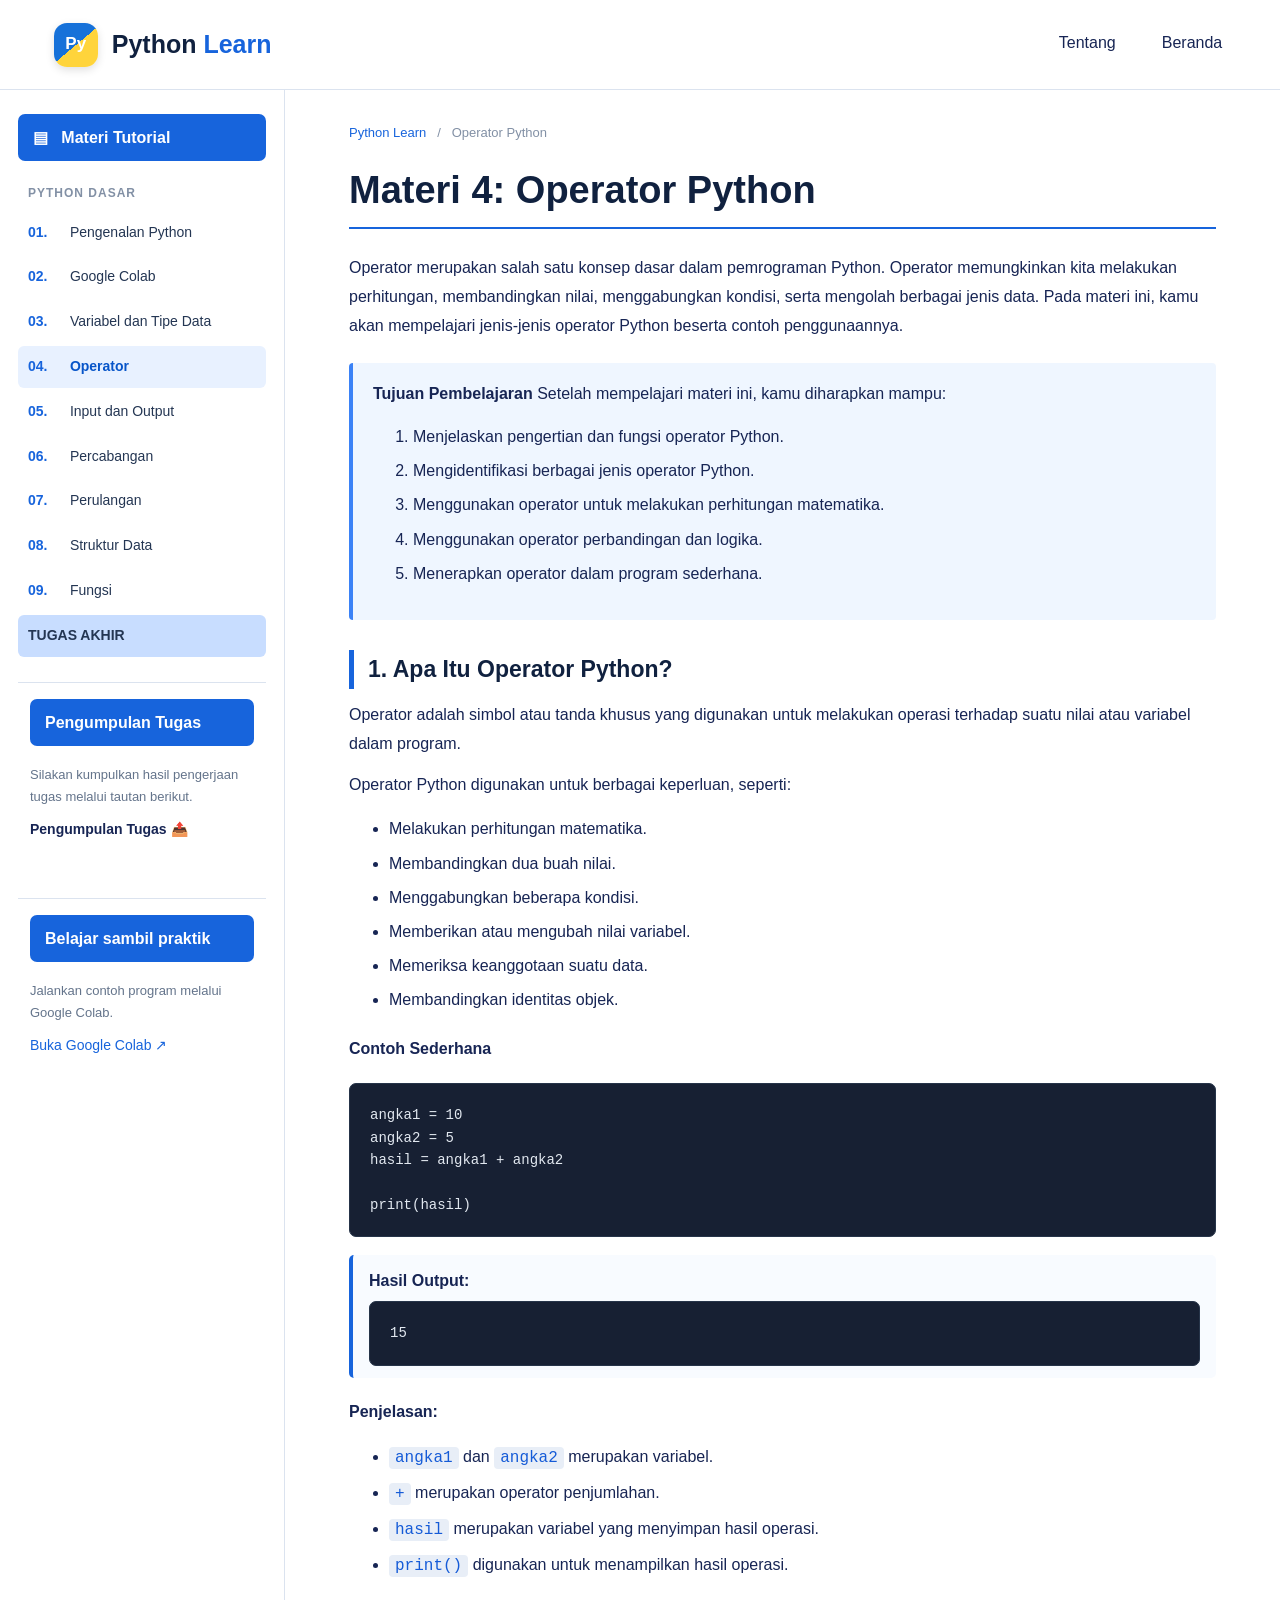
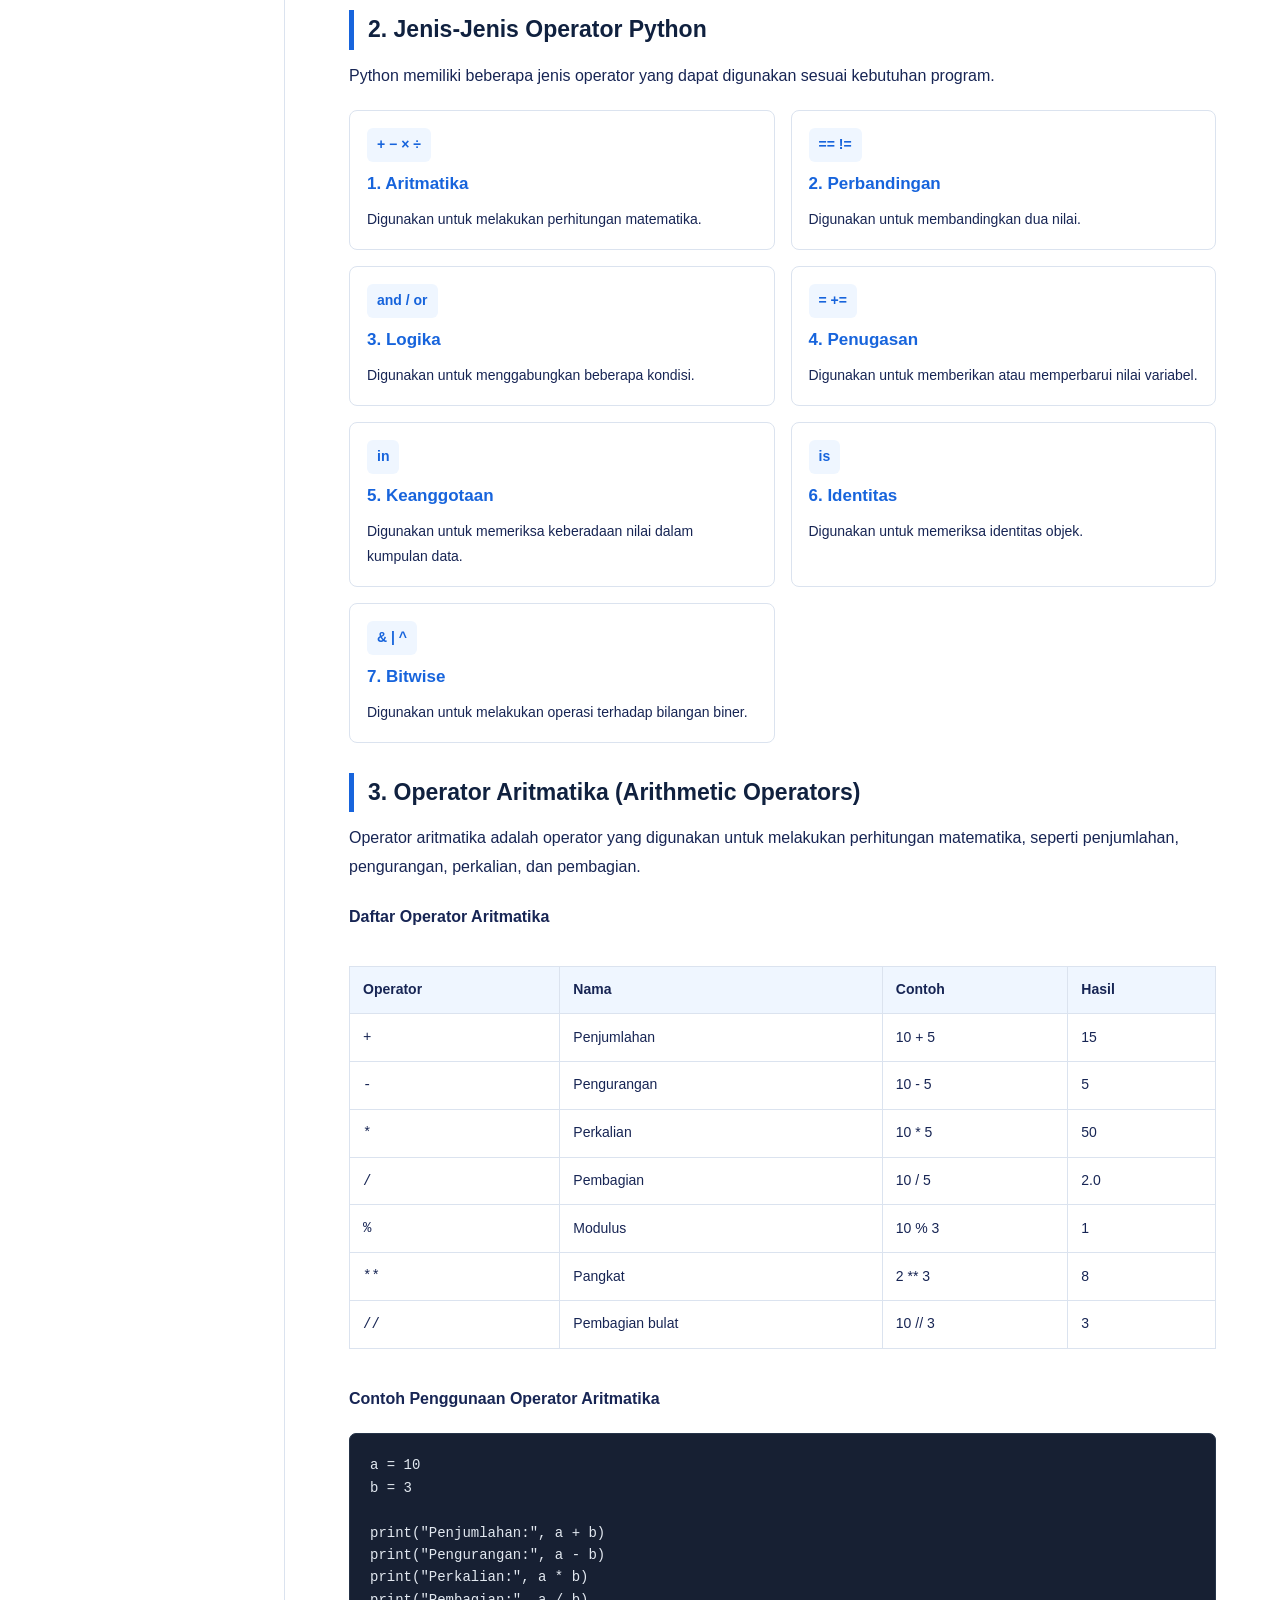
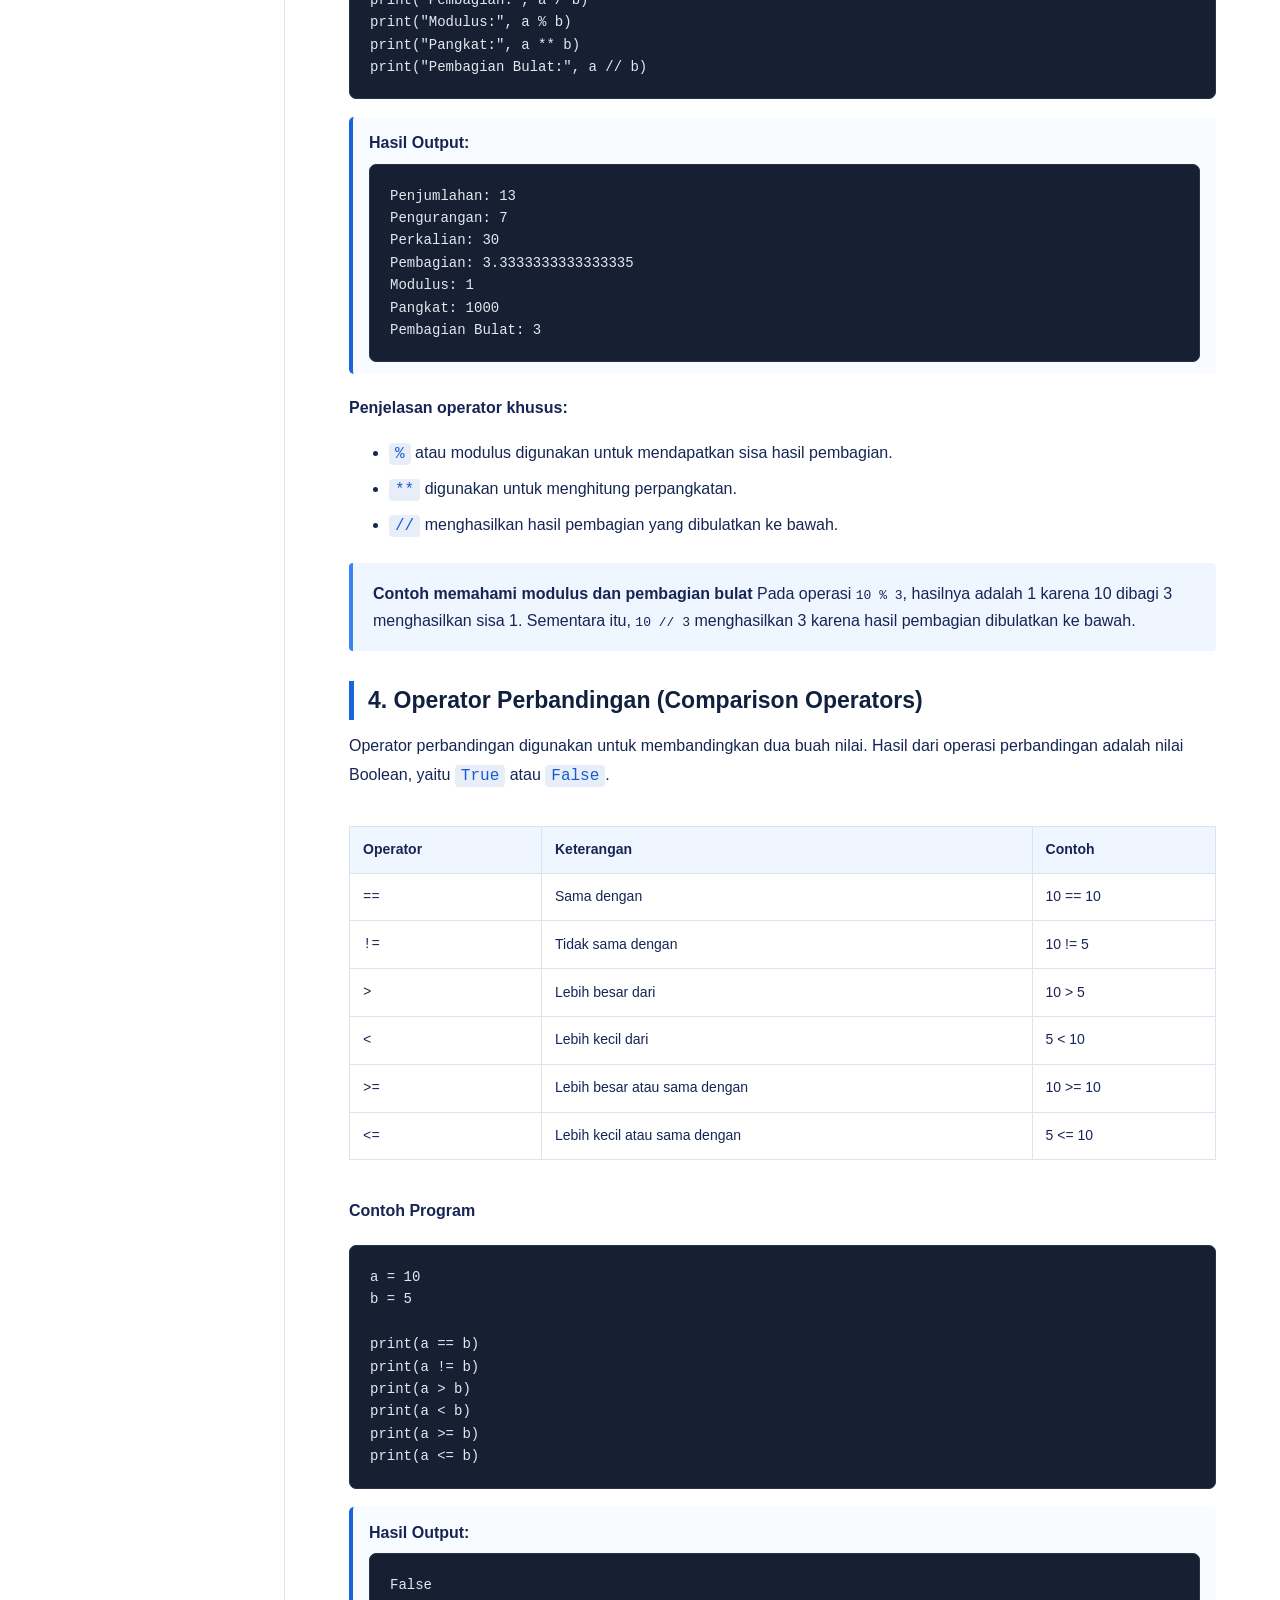
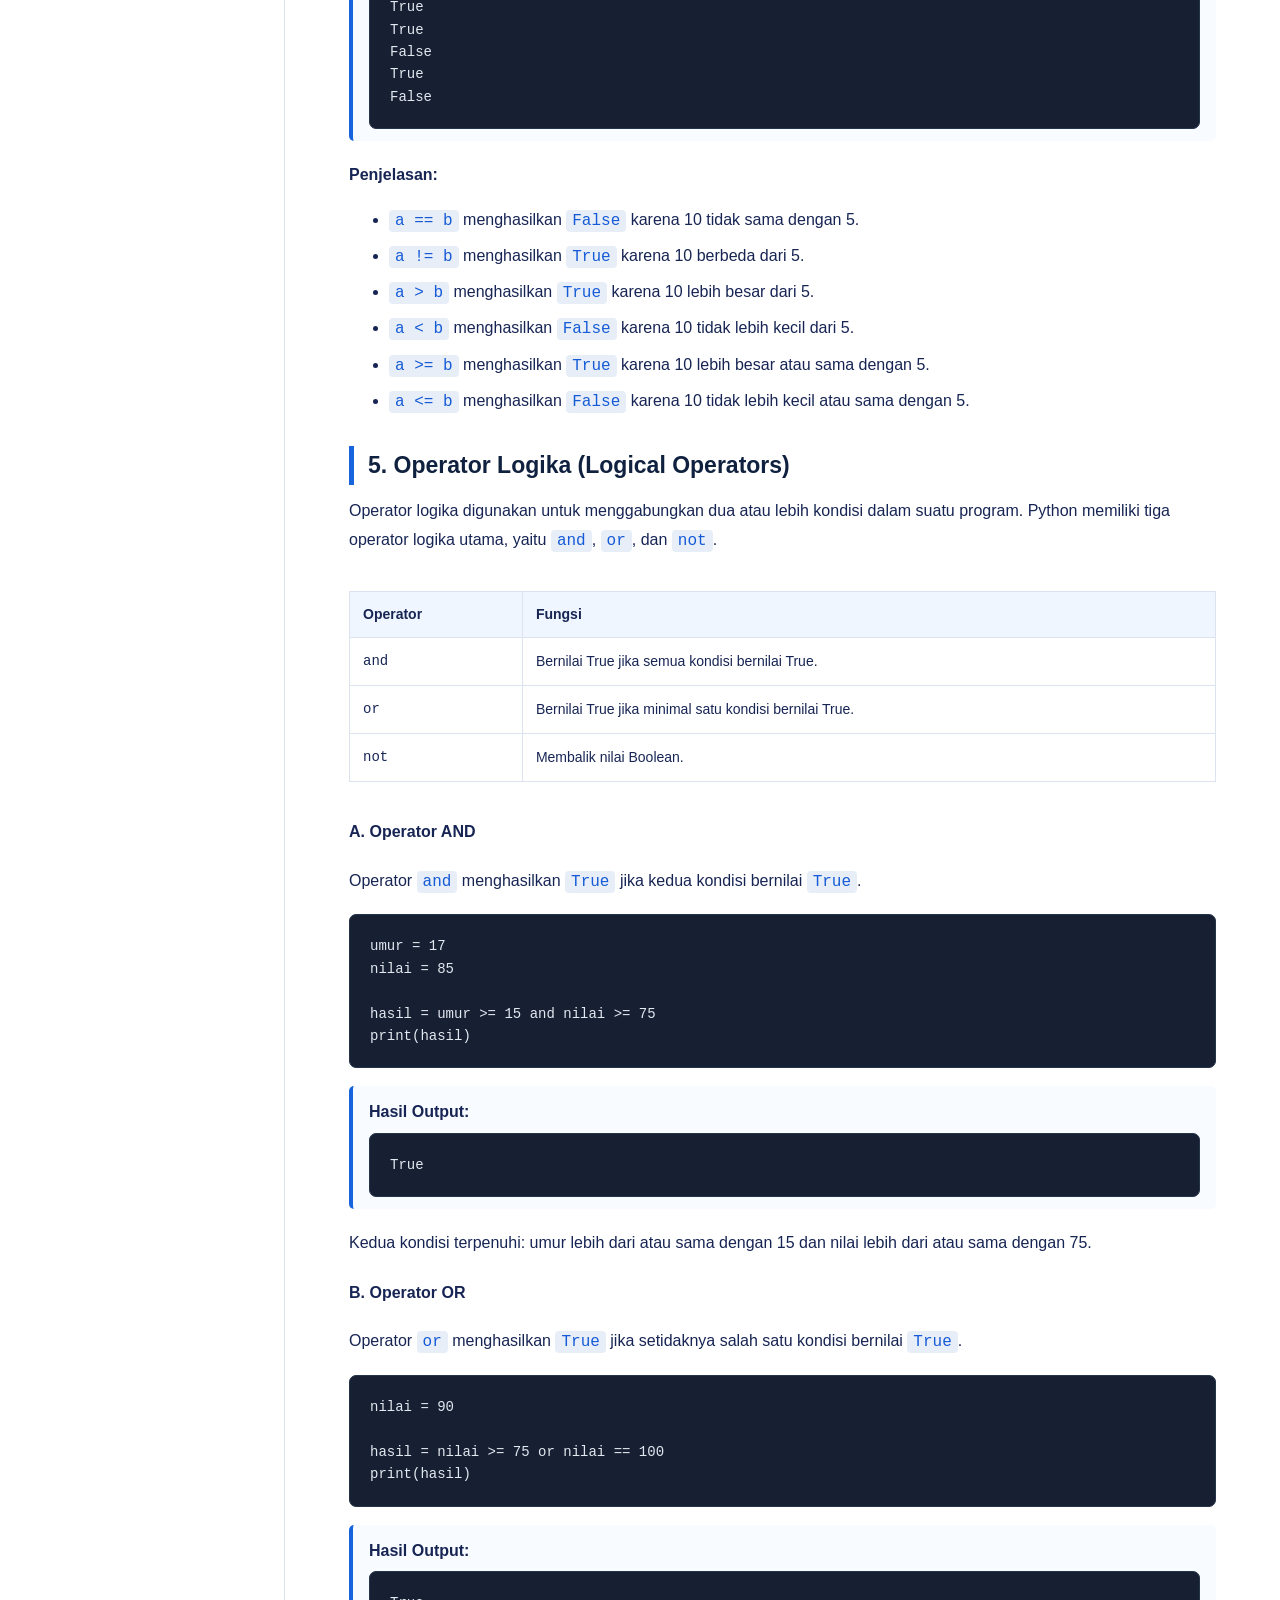
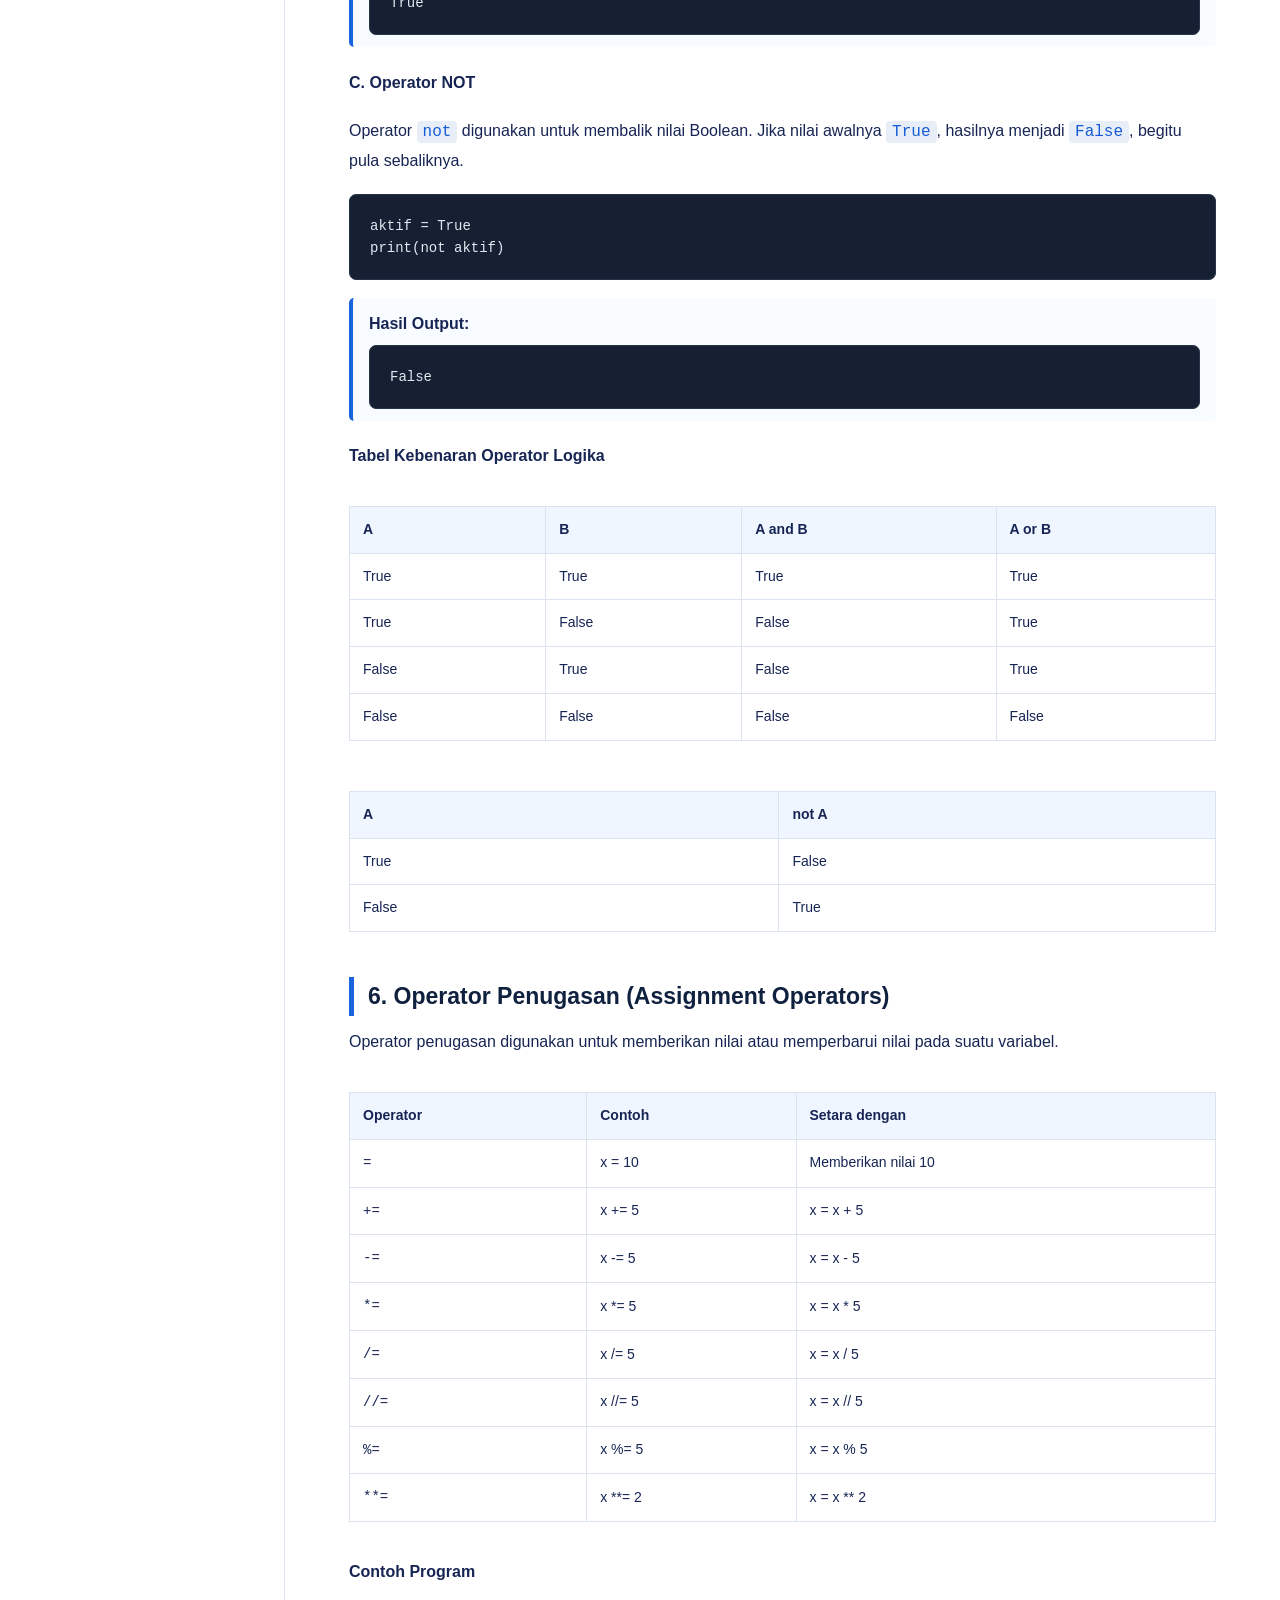
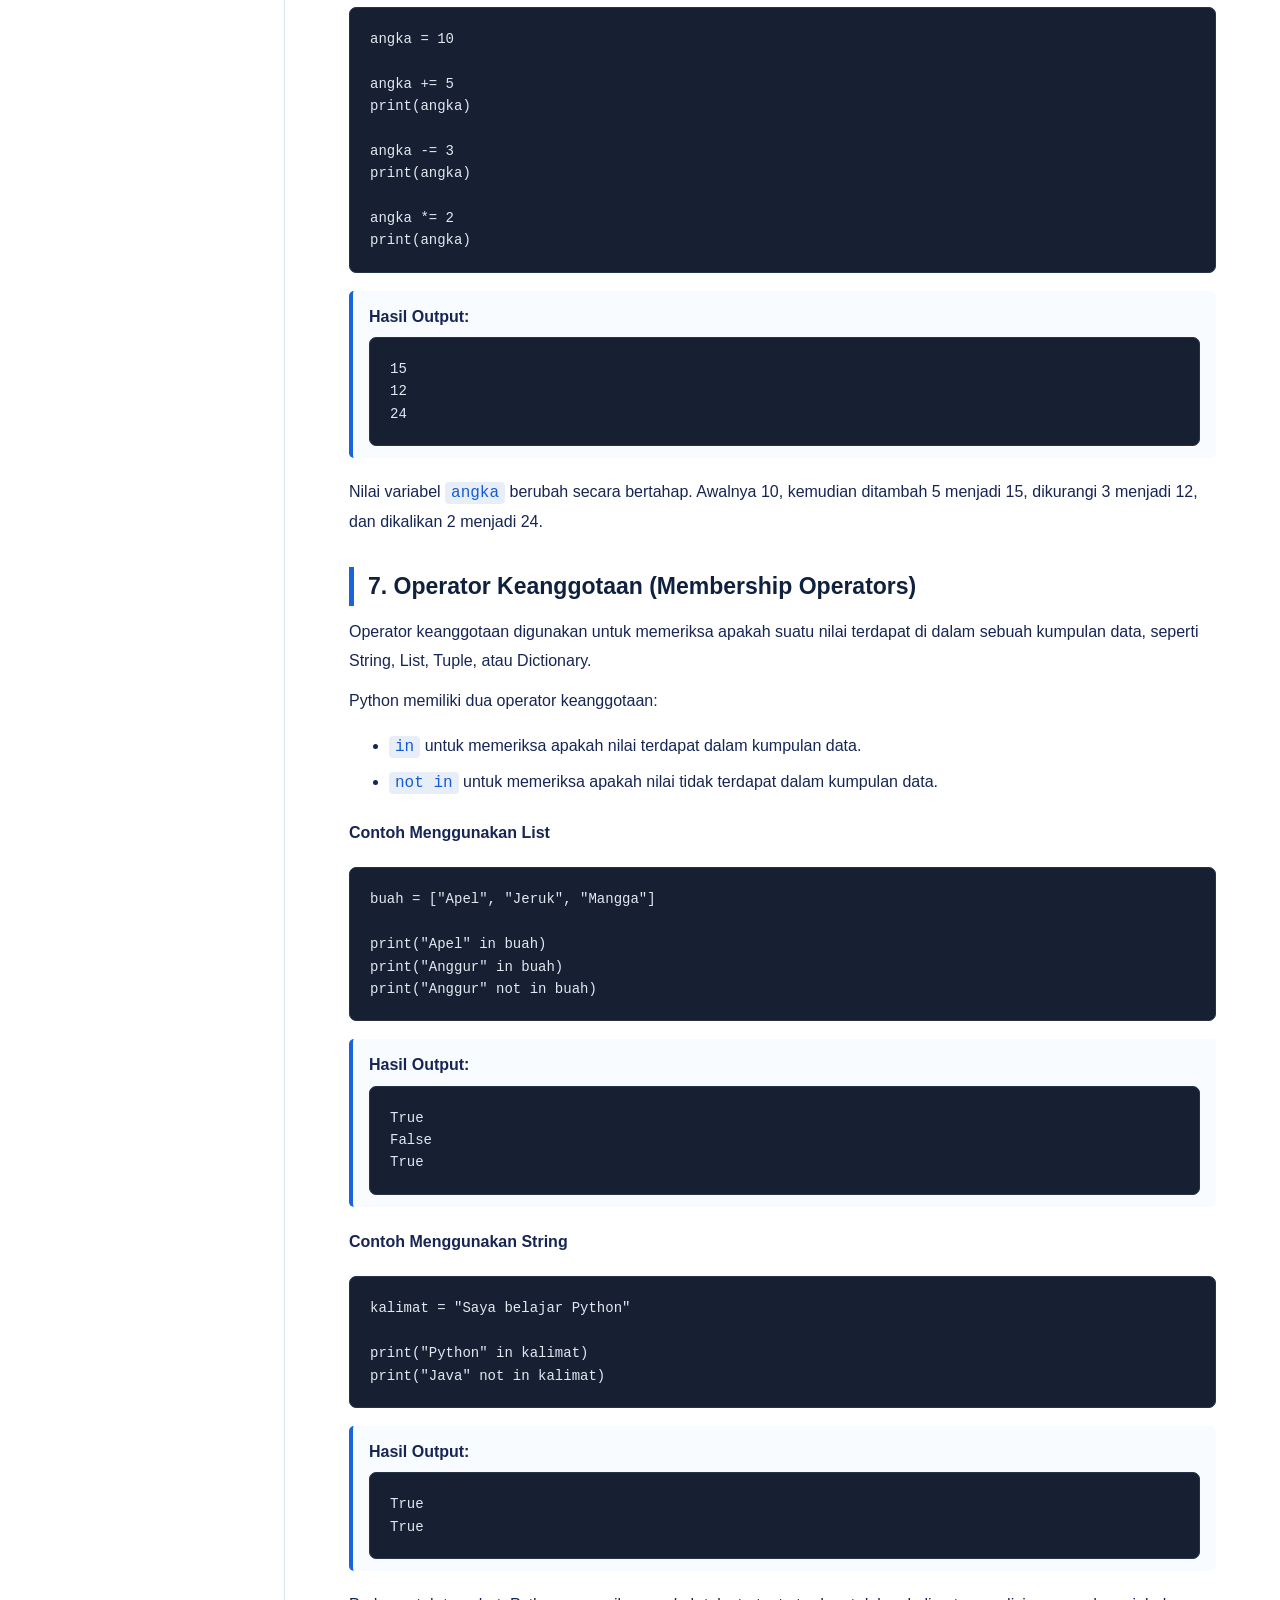
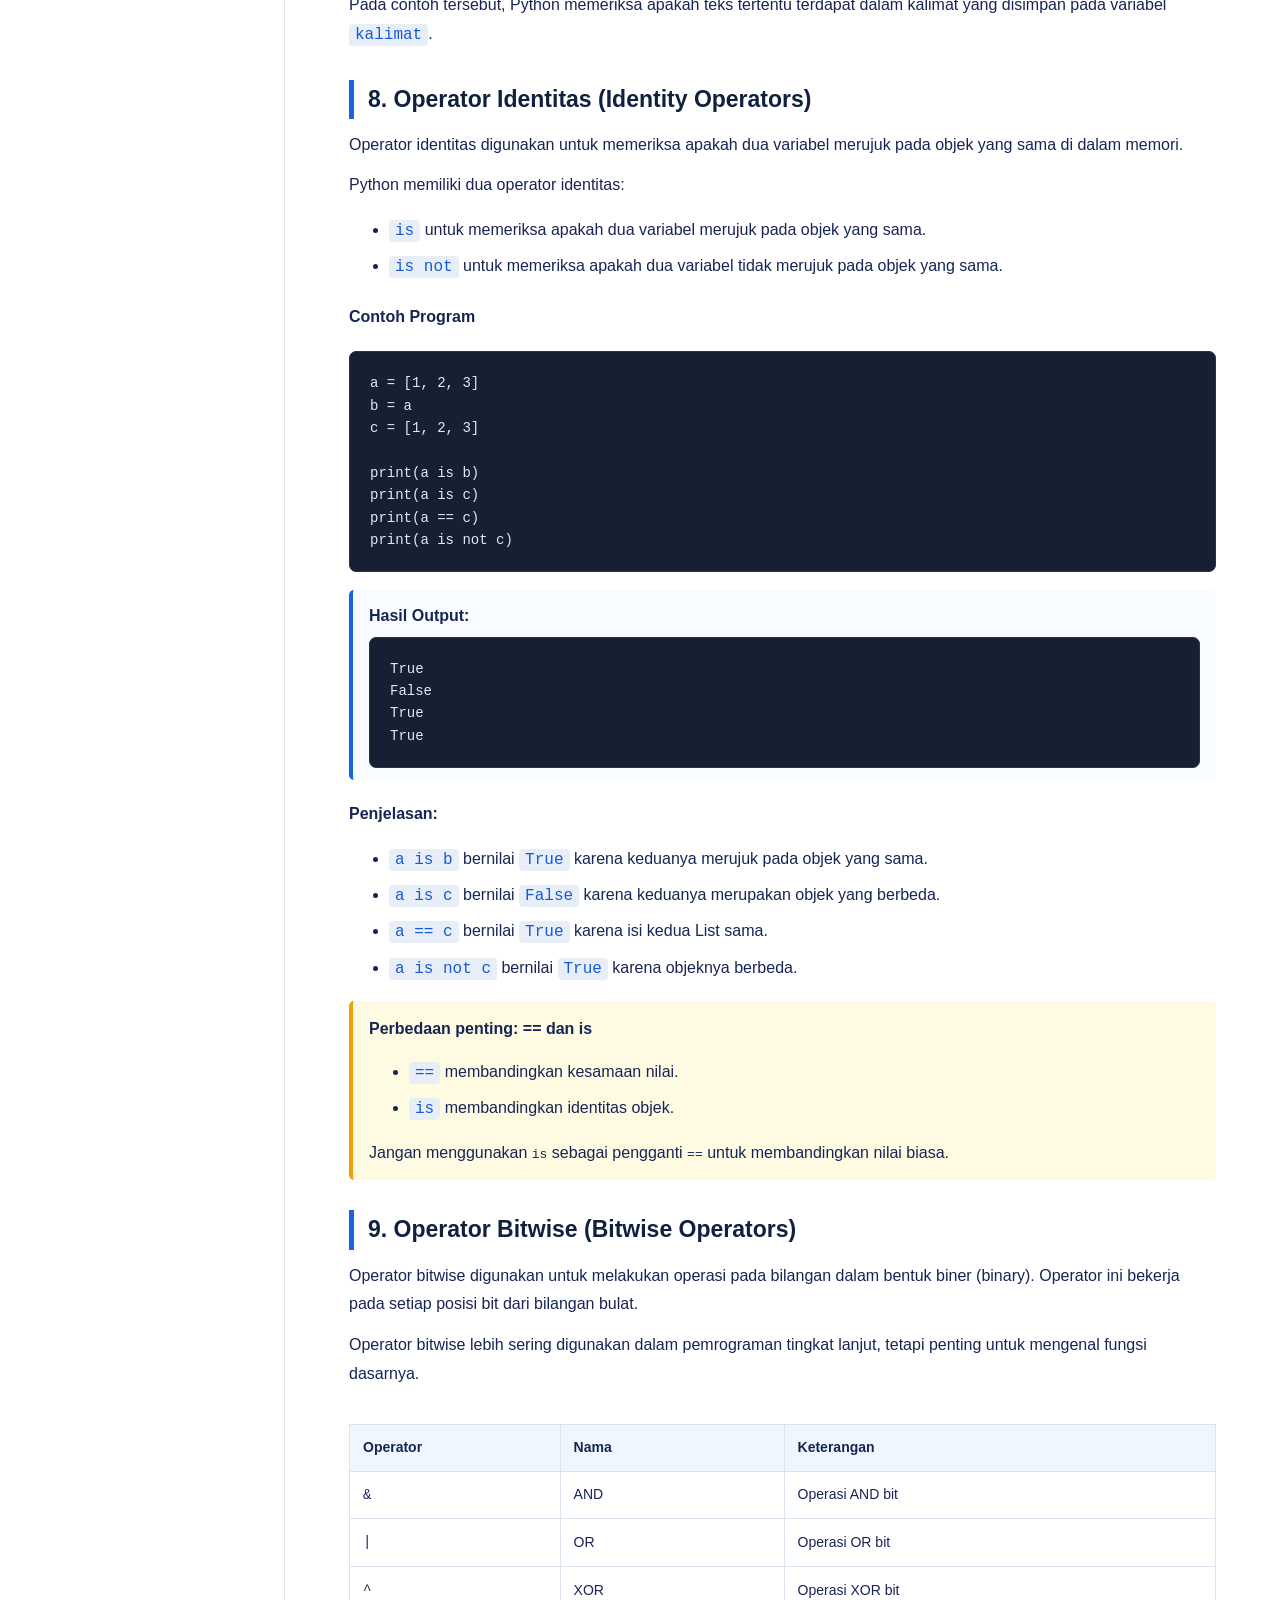
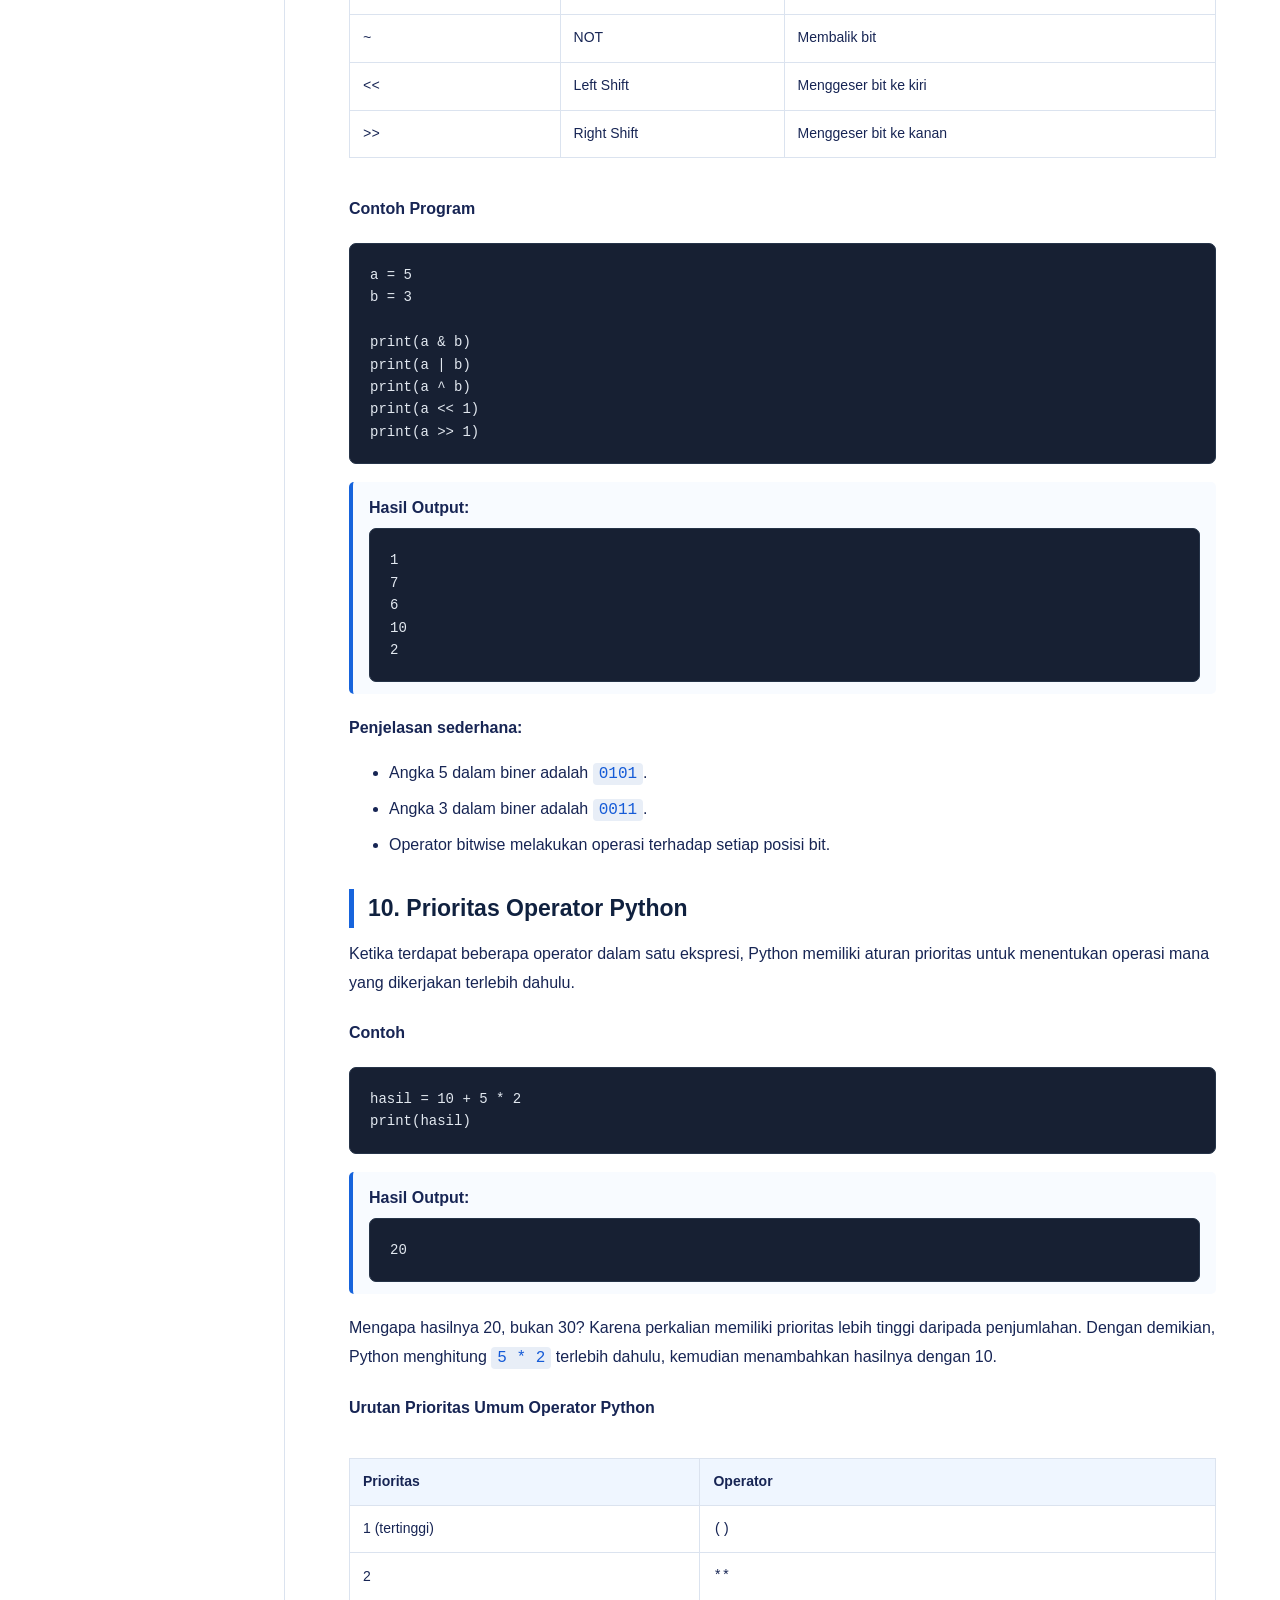
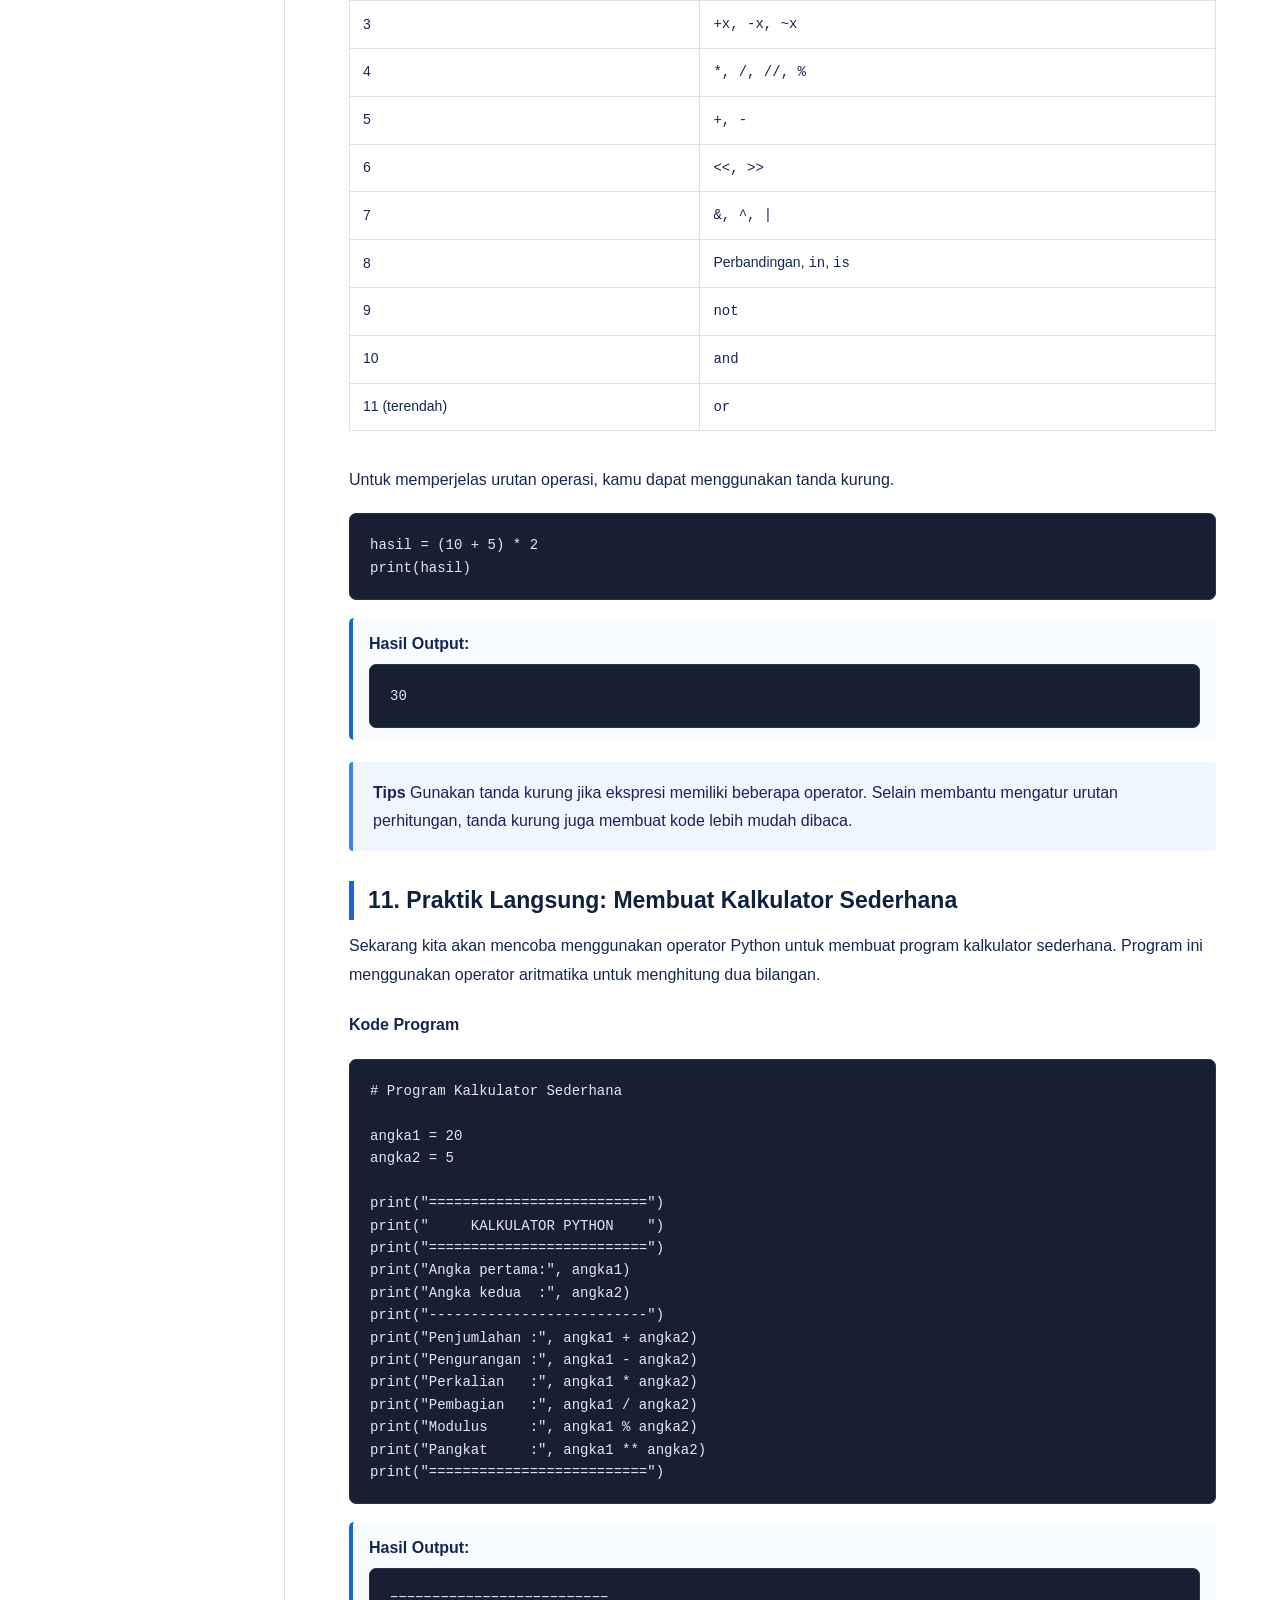
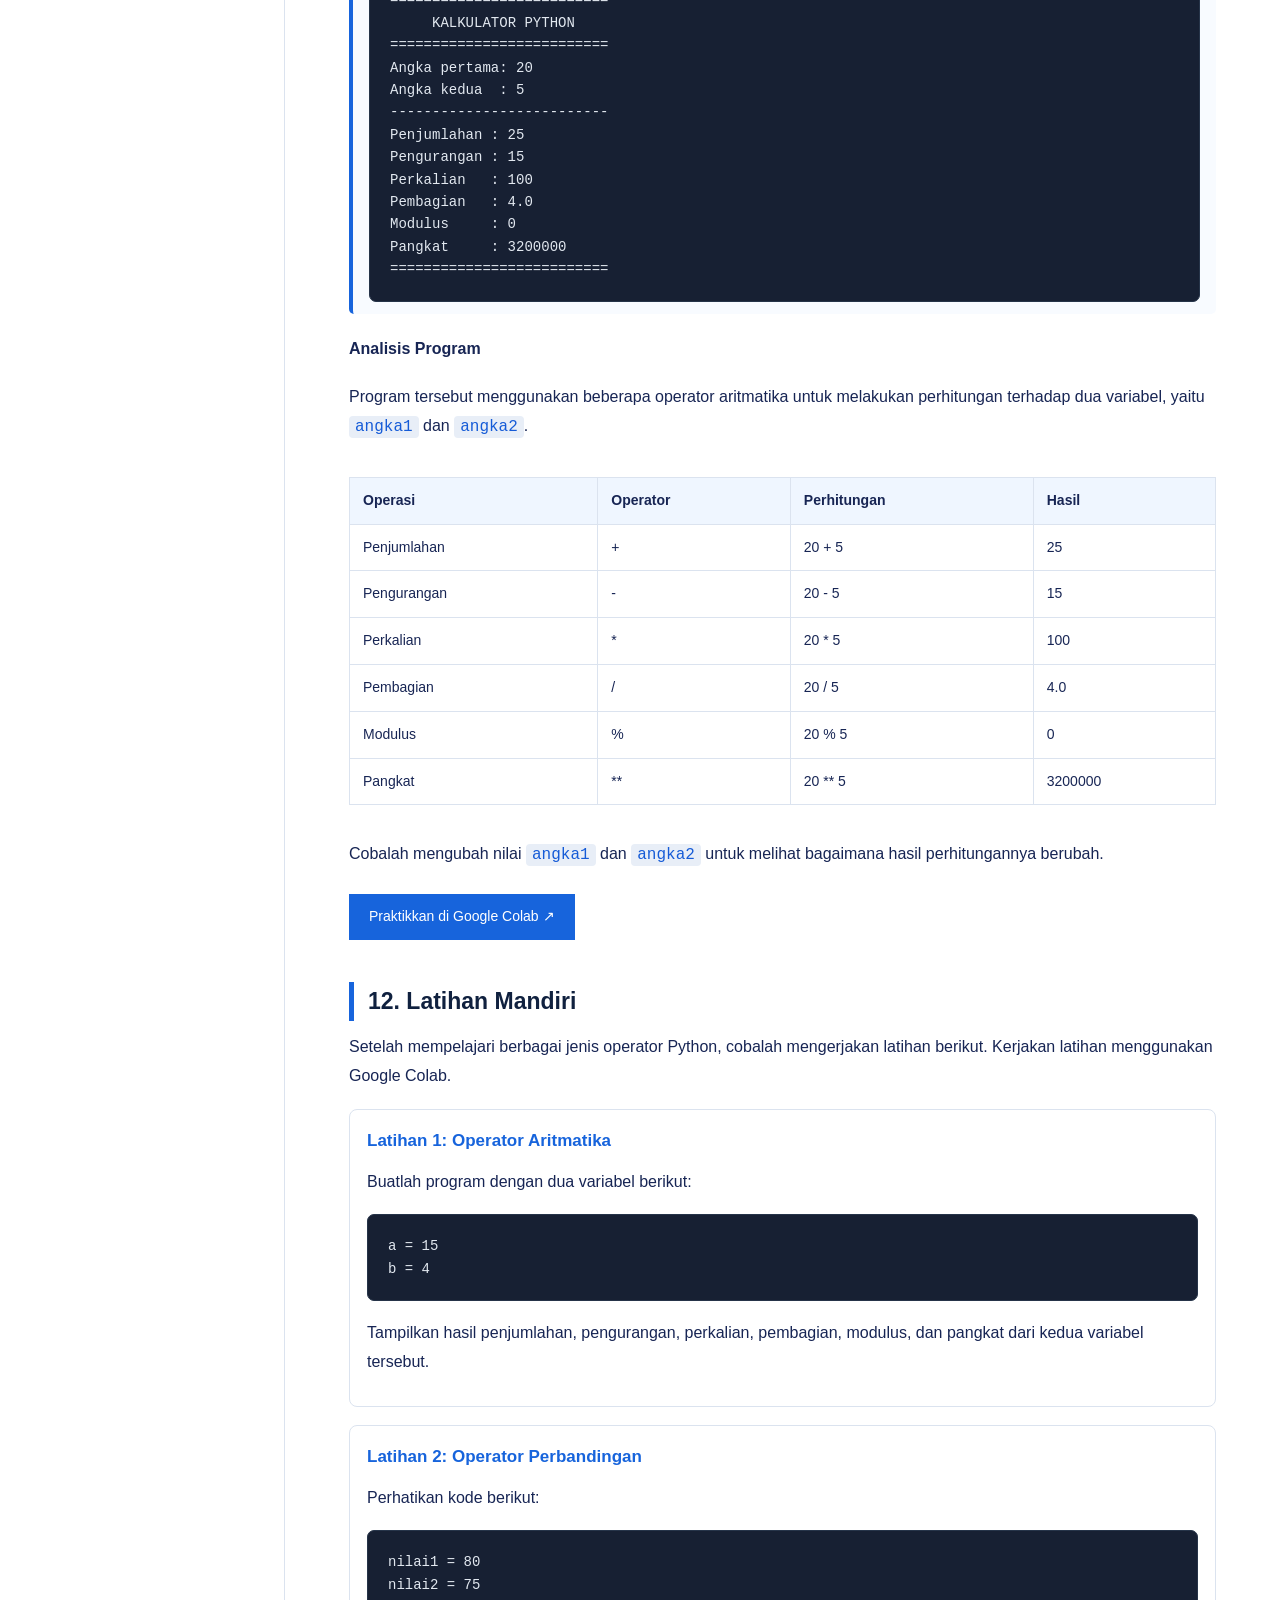
<file: operator.html>
<!DOCTYPE html>
<html lang="id">
  <head>
    <meta charset="UTF-8" />
    <meta name="viewport" content="width=device-width, initial-scale=1.0" />
    <title>Materi 4: Operator Python | Python Learn</title>
    <link rel="stylesheet" href="assets/css/style.css" />

    <style>
      /* Styling disamakan persis dengan pengenalan-python.html */
      .subsection {
        margin-bottom: 30px;
      }

      .subsection h3 {
        margin-top: 30px;
      }

      .table-responsive {
        overflow-x: auto;
        margin: 20px 0;
      }

      .content table {
        width: 100%;
        border-collapse: collapse;
        font-size: 14px;
        margin: 15px 0;
      }

      .content th,
      .content td {
        border: 1px solid #dbe3ef;
        padding: 11px 13px;
        text-align: left;
      }

      .content th {
        background: #eff6ff;
        color: #172554;
      }

      /* Kartu & Grid Khusus Operator */
      .operator-grid {
        display: grid;
        grid-template-columns: repeat(2, minmax(0, 1fr));
        gap: 16px;
        margin: 20px 0;
      }

      .operator-item {
        border: 1px solid #dbe3ef;
        border-radius: 8px;
        padding: 17px;
        background: #fff;
      }

      .operator-item strong {
        display: block;
        color: #1764dc;
        font-size: 17px;
        margin-bottom: 8px;
      }

      .operator-item p {
        margin: 0;
        font-size: 14px;
      }

      .operator-symbol {
        display: inline-block;
        background: #eff6ff;
        color: #1764dc;
        border-radius: 6px;
        padding: 5px 10px;
        font-weight: bold;
        margin-bottom: 8px;
        font-size: 14px;
      }

      .operator-card {
        border: 1px solid #dbe3ef;
        border-radius: 8px;
        padding: 17px;
        background: #fff;
        margin: 18px 0;
      }

      .operator-card h3,
      .operator-card h4 {
        color: #1764dc;
        margin: 0 0 8px;
        font-size: 17px;
      }

      .code-output {
        background: #f8fbff;
        border-left: 4px solid #1764dc;
        padding: 12px 16px;
        border-radius: 5px;
        margin: 10px 0 20px;
      }

      .code-output strong {
        display: block;
        margin-bottom: 7px;
        color: #172554;
      }

      .code-output pre {
        margin: 0;
        white-space: pre-wrap;
      }

      .comparison-note {
        background: #fffbe3;
        border-left: 4px solid #f59e0b;
        padding: 14px 16px;
        margin: 18px 0;
        border-radius: 5px;
      }

      /* Kuis Interaktif */
      .quiz-container {
        border: 1px solid #dbe3ef;
        border-radius: 9px;
        padding: 22px;
        margin-top: 20px;
        background: #f8fbff;
      }

      .quiz-header {
        display: flex;
        justify-content: space-between;
        gap: 10px;
        flex-wrap: wrap;
        align-items: center;
        margin-bottom: 20px;
      }

      .quiz-progress {
        background: #e2e8f0;
        height: 8px;
        border-radius: 10px;
        overflow: hidden;
        margin-bottom: 22px;
      }

      .quiz-progress-bar {
        height: 100%;
        width: 0%;
        background: #1764dc;
        transition: width 0.3s;
      }

      .question-card {
        background: #fff;
        border: 1px solid #dbe3ef;
        border-radius: 8px;
        padding: 18px;
        margin-bottom: 16px;
      }

      .question-card h4 {
        margin: 0 0 13px;
        color: #172554;
      }

      .quiz-option {
        display: block;
        padding: 10px 12px;
        margin: 8px 0;
        border: 1px solid #dbe3ef;
        border-radius: 6px;
        cursor: pointer;
        font-size: 14px;
        background: white;
      }

      .quiz-option:hover {
        background: #eff6ff;
        border-color: #1764dc;
      }

      .quiz-option input {
        margin-right: 9px;
        accent-color: #1764dc;
      }

      .quiz-button {
        background: #1764dc;
        color: white;
        border: none;
        border-radius: 5px;
        padding: 12px 22px;
        cursor: pointer;
        font-size: 14px;
        margin-top: 10px;
      }

      .quiz-button:hover {
        background: #104bad;
      }

      .quiz-result {
        display: none;
        padding: 17px;
        margin-top: 18px;
        border-radius: 7px;
        background: #eff6ff;
        border-left: 4px solid #1764dc;
      }

      .quiz-result h4 {
        margin-top: 0;
      }

      .quiz-feedback {
        font-size: 13px;
        margin-top: 8px;
        color: #475569;
      }

      .quiz-feedback.correct {
        color: #15803d;
      }

      .quiz-feedback.wrong {
        color: #dc2626;
      }

      @media (max-width: 700px) {
        .operator-grid {
          grid-template-columns: 1fr;
        }

        .quiz-container {
          padding: 14px;
        }
      }
    </style>
  </head>

  <body>
    <!-- HEADER -->
    <header>
      <a href="index.html" class="logo">
        <div class="logo-icon">Py</div>
        <h1>Python <span>Learn</span></h1>
      </a>

      <nav class="top-nav">
        <a href="tentang.html">Tentang</a>
        <a href="index.html">Beranda</a>
      </nav>
    </header>

    <div class="container">
      <!-- SIDEBAR -->
      <aside class="sidebar" id="sidebar"></aside>

      <!-- KONTEN MATERI -->
      <main class="content">
        <div class="breadcrumb">
          <a href="index.html">Python Learn</a>
          &nbsp; / &nbsp; Operator Python
        </div>

        <h2>Materi 4: Operator Python</h2>

        <p>
          Operator merupakan salah satu konsep dasar dalam pemrograman Python.
          Operator memungkinkan kita melakukan perhitungan, membandingkan nilai,
          menggabungkan kondisi, serta mengolah berbagai jenis data. Pada materi
          ini, kamu akan mempelajari jenis-jenis operator Python beserta contoh
          penggunaannya.
        </p>

        <div class="info">
          <strong>Tujuan Pembelajaran</strong>
          Setelah mempelajari materi ini, kamu diharapkan mampu:
          <ol>
            <li>Menjelaskan pengertian dan fungsi operator Python.</li>
            <li>Mengidentifikasi berbagai jenis operator Python.</li>
            <li>
              Menggunakan operator untuk melakukan perhitungan matematika.
            </li>
            <li>Menggunakan operator perbandingan dan logika.</li>
            <li>Menerapkan operator dalam program sederhana.</li>
          </ol>
        </div>

        <!-- BAGIAN 1 -->
        <section class="subsection">
          <h3>1. Apa Itu Operator Python?</h3>

          <p>
            Operator adalah simbol atau tanda khusus yang digunakan untuk
            melakukan operasi terhadap suatu nilai atau variabel dalam program.
          </p>

          <p>Operator Python digunakan untuk berbagai keperluan, seperti:</p>

          <ul>
            <li>Melakukan perhitungan matematika.</li>
            <li>Membandingkan dua buah nilai.</li>
            <li>Menggabungkan beberapa kondisi.</li>
            <li>Memberikan atau mengubah nilai variabel.</li>
            <li>Memeriksa keanggotaan suatu data.</li>
            <li>Membandingkan identitas objek.</li>
          </ul>

          <h4>Contoh Sederhana</h4>

          <pre><code>angka1 = 10
angka2 = 5
hasil = angka1 + angka2

print(hasil)</code></pre>

          <div class="code-output">
            <strong>Hasil Output:</strong>
            <pre>15</pre>
          </div>

          <p><strong>Penjelasan:</strong></p>
          <ul>
            <li>
              <code>angka1</code> dan <code>angka2</code> merupakan variabel.
            </li>
            <li><code>+</code> merupakan operator penjumlahan.</li>
            <li>
              <code>hasil</code> merupakan variabel yang menyimpan hasil
              operasi.
            </li>
            <li>
              <code>print()</code> digunakan untuk menampilkan hasil operasi.
            </li>
          </ul>
        </section>

        <!-- BAGIAN 2 -->
        <section class="subsection">
          <h3>2. Jenis-Jenis Operator Python</h3>

          <p>
            Python memiliki beberapa jenis operator yang dapat digunakan sesuai
            kebutuhan program.
          </p>

          <div class="operator-grid">
            <div class="operator-item">
              <span class="operator-symbol">+ − × ÷</span>
              <strong>1. Aritmatika</strong>
              <p>Digunakan untuk melakukan perhitungan matematika.</p>
            </div>

            <div class="operator-item">
              <span class="operator-symbol">== !=</span>
              <strong>2. Perbandingan</strong>
              <p>Digunakan untuk membandingkan dua nilai.</p>
            </div>

            <div class="operator-item">
              <span class="operator-symbol">and / or</span>
              <strong>3. Logika</strong>
              <p>Digunakan untuk menggabungkan beberapa kondisi.</p>
            </div>

            <div class="operator-item">
              <span class="operator-symbol">= +=</span>
              <strong>4. Penugasan</strong>
              <p>Digunakan untuk memberikan atau memperbarui nilai variabel.</p>
            </div>

            <div class="operator-item">
              <span class="operator-symbol">in</span>
              <strong>5. Keanggotaan</strong>
              <p>
                Digunakan untuk memeriksa keberadaan nilai dalam kumpulan data.
              </p>
            </div>

            <div class="operator-item">
              <span class="operator-symbol">is</span>
              <strong>6. Identitas</strong>
              <p>Digunakan untuk memeriksa identitas objek.</p>
            </div>

            <div class="operator-item">
              <span class="operator-symbol">&amp; | ^</span>
              <strong>7. Bitwise</strong>
              <p>Digunakan untuk melakukan operasi terhadap bilangan biner.</p>
            </div>
          </div>
        </section>

        <!-- BAGIAN 3 -->
        <section class="subsection">
          <h3>3. Operator Aritmatika (Arithmetic Operators)</h3>

          <p>
            Operator aritmatika adalah operator yang digunakan untuk melakukan
            perhitungan matematika, seperti penjumlahan, pengurangan, perkalian,
            dan pembagian.
          </p>

          <h4>Daftar Operator Aritmatika</h4>

          <div class="table-responsive">
            <table>
              <thead>
                <tr>
                  <th>Operator</th>
                  <th>Nama</th>
                  <th>Contoh</th>
                  <th>Hasil</th>
                </tr>
              </thead>
              <tbody>
                <tr>
                  <td><code>+</code></td>
                  <td>Penjumlahan</td>
                  <td>10 + 5</td>
                  <td>15</td>
                </tr>
                <tr>
                  <td><code>-</code></td>
                  <td>Pengurangan</td>
                  <td>10 - 5</td>
                  <td>5</td>
                </tr>
                <tr>
                  <td><code>*</code></td>
                  <td>Perkalian</td>
                  <td>10 * 5</td>
                  <td>50</td>
                </tr>
                <tr>
                  <td><code>/</code></td>
                  <td>Pembagian</td>
                  <td>10 / 5</td>
                  <td>2.0</td>
                </tr>
                <tr>
                  <td><code>%</code></td>
                  <td>Modulus</td>
                  <td>10 % 3</td>
                  <td>1</td>
                </tr>
                <tr>
                  <td><code>**</code></td>
                  <td>Pangkat</td>
                  <td>2 ** 3</td>
                  <td>8</td>
                </tr>
                <tr>
                  <td><code>//</code></td>
                  <td>Pembagian bulat</td>
                  <td>10 // 3</td>
                  <td>3</td>
                </tr>
              </tbody>
            </table>
          </div>

          <h4>Contoh Penggunaan Operator Aritmatika</h4>

          <pre><code>a = 10
b = 3

print("Penjumlahan:", a + b)
print("Pengurangan:", a - b)
print("Perkalian:", a * b)
print("Pembagian:", a / b)
print("Modulus:", a % b)
print("Pangkat:", a ** b)
print("Pembagian Bulat:", a // b)</code></pre>

          <div class="code-output">
            <strong>Hasil Output:</strong>
            <pre>
Penjumlahan: 13
Pengurangan: 7
Perkalian: 30
Pembagian: 3.3333333333333335
Modulus: 1
Pangkat: 1000
Pembagian Bulat: 3</pre
            >
          </div>

          <p><strong>Penjelasan operator khusus:</strong></p>
          <ul>
            <li>
              <code>%</code> atau modulus digunakan untuk mendapatkan sisa hasil
              pembagian.
            </li>
            <li><code>**</code> digunakan untuk menghitung perpangkatan.</li>
            <li>
              <code>//</code> menghasilkan hasil pembagian yang dibulatkan ke
              bawah.
            </li>
          </ul>

          <div class="info">
            <strong>Contoh memahami modulus dan pembagian bulat</strong>
            Pada operasi <code>10 % 3</code>, hasilnya adalah 1 karena 10 dibagi
            3 menghasilkan sisa 1. Sementara itu,
            <code>10 // 3</code> menghasilkan 3 karena hasil pembagian
            dibulatkan ke bawah.
          </div>
        </section>

        <!-- BAGIAN 4 -->
        <section class="subsection">
          <h3>4. Operator Perbandingan (Comparison Operators)</h3>

          <p>
            Operator perbandingan digunakan untuk membandingkan dua buah nilai.
            Hasil dari operasi perbandingan adalah nilai Boolean, yaitu
            <code>True</code> atau <code>False</code>.
          </p>

          <div class="table-responsive">
            <table>
              <thead>
                <tr>
                  <th>Operator</th>
                  <th>Keterangan</th>
                  <th>Contoh</th>
                </tr>
              </thead>
              <tbody>
                <tr>
                  <td><code>==</code></td>
                  <td>Sama dengan</td>
                  <td>10 == 10</td>
                </tr>
                <tr>
                  <td><code>!=</code></td>
                  <td>Tidak sama dengan</td>
                  <td>10 != 5</td>
                </tr>
                <tr>
                  <td><code>&gt;</code></td>
                  <td>Lebih besar dari</td>
                  <td>10 &gt; 5</td>
                </tr>
                <tr>
                  <td><code>&lt;</code></td>
                  <td>Lebih kecil dari</td>
                  <td>5 &lt; 10</td>
                </tr>
                <tr>
                  <td><code>&gt;=</code></td>
                  <td>Lebih besar atau sama dengan</td>
                  <td>10 &gt;= 10</td>
                </tr>
                <tr>
                  <td><code>&lt;=</code></td>
                  <td>Lebih kecil atau sama dengan</td>
                  <td>5 &lt;= 10</td>
                </tr>
              </tbody>
            </table>
          </div>

          <h4>Contoh Program</h4>

          <pre><code>a = 10
b = 5

print(a == b)
print(a != b)
print(a > b)
print(a < b)
print(a >= b)
print(a <= b)</code></pre>

          <div class="code-output">
            <strong>Hasil Output:</strong>
            <pre>
False
True
True
False
True
False</pre
            >
          </div>

          <p><strong>Penjelasan:</strong></p>
          <ul>
            <li>
              <code>a == b</code> menghasilkan <code>False</code> karena 10
              tidak sama dengan 5.
            </li>
            <li>
              <code>a != b</code> menghasilkan <code>True</code> karena 10
              berbeda dari 5.
            </li>
            <li>
              <code>a &gt; b</code> menghasilkan <code>True</code> karena 10
              lebih besar dari 5.
            </li>
            <li>
              <code>a &lt; b</code> menghasilkan <code>False</code> karena 10
              tidak lebih kecil dari 5.
            </li>
            <li>
              <code>a &gt;= b</code> menghasilkan <code>True</code> karena 10
              lebih besar atau sama dengan 5.
            </li>
            <li>
              <code>a &lt;= b</code> menghasilkan <code>False</code> karena 10
              tidak lebih kecil atau sama dengan 5.
            </li>
          </ul>
        </section>

        <!-- BAGIAN 5 -->
        <section class="subsection">
          <h3>5. Operator Logika (Logical Operators)</h3>

          <p>
            Operator logika digunakan untuk menggabungkan dua atau lebih kondisi
            dalam suatu program. Python memiliki tiga operator logika utama,
            yaitu <code>and</code>, <code>or</code>, dan <code>not</code>.
          </p>

          <div class="table-responsive">
            <table>
              <thead>
                <tr>
                  <th>Operator</th>
                  <th>Fungsi</th>
                </tr>
              </thead>
              <tbody>
                <tr>
                  <td><code>and</code></td>
                  <td>Bernilai True jika semua kondisi bernilai True.</td>
                </tr>
                <tr>
                  <td><code>or</code></td>
                  <td>
                    Bernilai True jika minimal satu kondisi bernilai True.
                  </td>
                </tr>
                <tr>
                  <td><code>not</code></td>
                  <td>Membalik nilai Boolean.</td>
                </tr>
              </tbody>
            </table>
          </div>

          <h4>A. Operator AND</h4>

          <p>
            Operator <code>and</code> menghasilkan <code>True</code> jika kedua
            kondisi bernilai <code>True</code>.
          </p>

          <pre><code>umur = 17
nilai = 85

hasil = umur >= 15 and nilai >= 75
print(hasil)</code></pre>

          <div class="code-output">
            <strong>Hasil Output:</strong>
            <pre>True</pre>
          </div>

          <p>
            Kedua kondisi terpenuhi: umur lebih dari atau sama dengan 15 dan
            nilai lebih dari atau sama dengan 75.
          </p>

          <h4>B. Operator OR</h4>

          <p>
            Operator <code>or</code> menghasilkan <code>True</code> jika
            setidaknya salah satu kondisi bernilai <code>True</code>.
          </p>

          <pre><code>nilai = 90

hasil = nilai >= 75 or nilai == 100
print(hasil)</code></pre>

          <div class="code-output">
            <strong>Hasil Output:</strong>
            <pre>True</pre>
          </div>

          <h4>C. Operator NOT</h4>

          <p>
            Operator <code>not</code> digunakan untuk membalik nilai Boolean.
            Jika nilai awalnya <code>True</code>, hasilnya menjadi
            <code>False</code>, begitu pula sebaliknya.
          </p>

          <pre><code>aktif = True
print(not aktif)</code></pre>

          <div class="code-output">
            <strong>Hasil Output:</strong>
            <pre>False</pre>
          </div>

          <h4>Tabel Kebenaran Operator Logika</h4>

          <div class="table-responsive">
            <table>
              <thead>
                <tr>
                  <th>A</th>
                  <th>B</th>
                  <th>A and B</th>
                  <th>A or B</th>
                </tr>
              </thead>
              <tbody>
                <tr>
                  <td>True</td>
                  <td>True</td>
                  <td>True</td>
                  <td>True</td>
                </tr>
                <tr>
                  <td>True</td>
                  <td>False</td>
                  <td>False</td>
                  <td>True</td>
                </tr>
                <tr>
                  <td>False</td>
                  <td>True</td>
                  <td>False</td>
                  <td>True</td>
                </tr>
                <tr>
                  <td>False</td>
                  <td>False</td>
                  <td>False</td>
                  <td>False</td>
                </tr>
              </tbody>
            </table>
          </div>

          <div class="table-responsive">
            <table>
              <thead>
                <tr>
                  <th>A</th>
                  <th>not A</th>
                </tr>
              </thead>
              <tbody>
                <tr>
                  <td>True</td>
                  <td>False</td>
                </tr>
                <tr>
                  <td>False</td>
                  <td>True</td>
                </tr>
              </tbody>
            </table>
          </div>
        </section>

        <!-- BAGIAN 6 -->
        <section class="subsection">
          <h3>6. Operator Penugasan (Assignment Operators)</h3>

          <p>
            Operator penugasan digunakan untuk memberikan nilai atau memperbarui
            nilai pada suatu variabel.
          </p>

          <div class="table-responsive">
            <table>
              <thead>
                <tr>
                  <th>Operator</th>
                  <th>Contoh</th>
                  <th>Setara dengan</th>
                </tr>
              </thead>
              <tbody>
                <tr>
                  <td><code>=</code></td>
                  <td>x = 10</td>
                  <td>Memberikan nilai 10</td>
                </tr>
                <tr>
                  <td><code>+=</code></td>
                  <td>x += 5</td>
                  <td>x = x + 5</td>
                </tr>
                <tr>
                  <td><code>-=</code></td>
                  <td>x -= 5</td>
                  <td>x = x - 5</td>
                </tr>
                <tr>
                  <td><code>*=</code></td>
                  <td>x *= 5</td>
                  <td>x = x * 5</td>
                </tr>
                <tr>
                  <td><code>/=</code></td>
                  <td>x /= 5</td>
                  <td>x = x / 5</td>
                </tr>
                <tr>
                  <td><code>//=</code></td>
                  <td>x //= 5</td>
                  <td>x = x // 5</td>
                </tr>
                <tr>
                  <td><code>%=</code></td>
                  <td>x %= 5</td>
                  <td>x = x % 5</td>
                </tr>
                <tr>
                  <td><code>**=</code></td>
                  <td>x **= 2</td>
                  <td>x = x ** 2</td>
                </tr>
              </tbody>
            </table>
          </div>

          <h4>Contoh Program</h4>

          <pre><code>angka = 10

angka += 5
print(angka)

angka -= 3
print(angka)

angka *= 2
print(angka)</code></pre>

          <div class="code-output">
            <strong>Hasil Output:</strong>
            <pre>
15
12
24</pre
            >
          </div>

          <p>
            Nilai variabel <code>angka</code> berubah secara bertahap. Awalnya
            10, kemudian ditambah 5 menjadi 15, dikurangi 3 menjadi 12, dan
            dikalikan 2 menjadi 24.
          </p>
        </section>

        <!-- BAGIAN 7 -->
        <section class="subsection">
          <h3>7. Operator Keanggotaan (Membership Operators)</h3>

          <p>
            Operator keanggotaan digunakan untuk memeriksa apakah suatu nilai
            terdapat di dalam sebuah kumpulan data, seperti String, List, Tuple,
            atau Dictionary.
          </p>

          <p>Python memiliki dua operator keanggotaan:</p>

          <ul>
            <li>
              <code>in</code> untuk memeriksa apakah nilai terdapat dalam
              kumpulan data.
            </li>
            <li>
              <code>not in</code> untuk memeriksa apakah nilai tidak terdapat
              dalam kumpulan data.
            </li>
          </ul>

          <h4>Contoh Menggunakan List</h4>

          <pre><code>buah = ["Apel", "Jeruk", "Mangga"]

print("Apel" in buah)
print("Anggur" in buah)
print("Anggur" not in buah)</code></pre>

          <div class="code-output">
            <strong>Hasil Output:</strong>
            <pre>
True
False
True</pre
            >
          </div>

          <h4>Contoh Menggunakan String</h4>

          <pre><code>kalimat = "Saya belajar Python"

print("Python" in kalimat)
print("Java" not in kalimat)</code></pre>

          <div class="code-output">
            <strong>Hasil Output:</strong>
            <pre>
True
True</pre
            >
          </div>

          <p>
            Pada contoh tersebut, Python memeriksa apakah teks tertentu terdapat
            dalam kalimat yang disimpan pada variabel <code>kalimat</code>.
          </p>
        </section>

        <!-- BAGIAN 8 -->
        <section class="subsection">
          <h3>8. Operator Identitas (Identity Operators)</h3>

          <p>
            Operator identitas digunakan untuk memeriksa apakah dua variabel
            merujuk pada objek yang sama di dalam memori.
          </p>

          <p>Python memiliki dua operator identitas:</p>

          <ul>
            <li>
              <code>is</code> untuk memeriksa apakah dua variabel merujuk pada
              objek yang sama.
            </li>
            <li>
              <code>is not</code> untuk memeriksa apakah dua variabel tidak
              merujuk pada objek yang sama.
            </li>
          </ul>

          <h4>Contoh Program</h4>

          <pre><code>a = [1, 2, 3]
b = a
c = [1, 2, 3]

print(a is b)
print(a is c)
print(a == c)
print(a is not c)</code></pre>

          <div class="code-output">
            <strong>Hasil Output:</strong>
            <pre>
True
False
True
True</pre
            >
          </div>

          <p><strong>Penjelasan:</strong></p>
          <ul>
            <li>
              <code>a is b</code> bernilai <code>True</code> karena keduanya
              merujuk pada objek yang sama.
            </li>
            <li>
              <code>a is c</code> bernilai <code>False</code> karena keduanya
              merupakan objek yang berbeda.
            </li>
            <li>
              <code>a == c</code> bernilai <code>True</code> karena isi kedua
              List sama.
            </li>
            <li>
              <code>a is not c</code> bernilai <code>True</code> karena objeknya
              berbeda.
            </li>
          </ul>

          <div class="comparison-note">
            <strong>Perbedaan penting: == dan is</strong>
            <ul>
              <li><code>==</code> membandingkan kesamaan nilai.</li>
              <li><code>is</code> membandingkan identitas objek.</li>
            </ul>
            Jangan menggunakan <code>is</code> sebagai pengganti
            <code>==</code> untuk membandingkan nilai biasa.
          </div>
        </section>

        <!-- BAGIAN 9 -->
        <section class="subsection">
          <h3>9. Operator Bitwise (Bitwise Operators)</h3>

          <p>
            Operator bitwise digunakan untuk melakukan operasi pada bilangan
            dalam bentuk biner (binary). Operator ini bekerja pada setiap posisi
            bit dari bilangan bulat.
          </p>

          <p>
            Operator bitwise lebih sering digunakan dalam pemrograman tingkat
            lanjut, tetapi penting untuk mengenal fungsi dasarnya.
          </p>

          <div class="table-responsive">
            <table>
              <thead>
                <tr>
                  <th>Operator</th>
                  <th>Nama</th>
                  <th>Keterangan</th>
                </tr>
              </thead>
              <tbody>
                <tr>
                  <td><code>&amp;</code></td>
                  <td>AND</td>
                  <td>Operasi AND bit</td>
                </tr>
                <tr>
                  <td><code>|</code></td>
                  <td>OR</td>
                  <td>Operasi OR bit</td>
                </tr>
                <tr>
                  <td><code>^</code></td>
                  <td>XOR</td>
                  <td>Operasi XOR bit</td>
                </tr>
                <tr>
                  <td><code>~</code></td>
                  <td>NOT</td>
                  <td>Membalik bit</td>
                </tr>
                <tr>
                  <td><code>&lt;&lt;</code></td>
                  <td>Left Shift</td>
                  <td>Menggeser bit ke kiri</td>
                </tr>
                <tr>
                  <td><code>&gt;&gt;</code></td>
                  <td>Right Shift</td>
                  <td>Menggeser bit ke kanan</td>
                </tr>
              </tbody>
            </table>
          </div>

          <h4>Contoh Program</h4>

          <pre><code>a = 5
b = 3

print(a &amp; b)
print(a | b)
print(a ^ b)
print(a &lt;&lt; 1)
print(a &gt;&gt; 1)</code></pre>

          <div class="code-output">
            <strong>Hasil Output:</strong>
            <pre>
1
7
6
10
2</pre
            >
          </div>

          <p><strong>Penjelasan sederhana:</strong></p>
          <ul>
            <li>Angka 5 dalam biner adalah <code>0101</code>.</li>
            <li>Angka 3 dalam biner adalah <code>0011</code>.</li>
            <li>
              Operator bitwise melakukan operasi terhadap setiap posisi bit.
            </li>
          </ul>
        </section>

        <!-- BAGIAN 10 -->
        <section class="subsection">
          <h3>10. Prioritas Operator Python</h3>

          <p>
            Ketika terdapat beberapa operator dalam satu ekspresi, Python
            memiliki aturan prioritas untuk menentukan operasi mana yang
            dikerjakan terlebih dahulu.
          </p>

          <h4>Contoh</h4>

          <pre><code>hasil = 10 + 5 * 2
print(hasil)</code></pre>

          <div class="code-output">
            <strong>Hasil Output:</strong>
            <pre>20</pre>
          </div>

          <p>
            Mengapa hasilnya 20, bukan 30? Karena perkalian memiliki prioritas
            lebih tinggi daripada penjumlahan. Dengan demikian, Python
            menghitung <code>5 * 2</code> terlebih dahulu, kemudian menambahkan
            hasilnya dengan 10.
          </p>

          <h4>Urutan Prioritas Umum Operator Python</h4>

          <div class="table-responsive">
            <table>
              <thead>
                <tr>
                  <th>Prioritas</th>
                  <th>Operator</th>
                </tr>
              </thead>
              <tbody>
                <tr>
                  <td>1 (tertinggi)</td>
                  <td><code>()</code></td>
                </tr>
                <tr>
                  <td>2</td>
                  <td><code>**</code></td>
                </tr>
                <tr>
                  <td>3</td>
                  <td><code>+x, -x, ~x</code></td>
                </tr>
                <tr>
                  <td>4</td>
                  <td><code>*, /, //, %</code></td>
                </tr>
                <tr>
                  <td>5</td>
                  <td><code>+, -</code></td>
                </tr>
                <tr>
                  <td>6</td>
                  <td><code>&lt;&lt;, &gt;&gt;</code></td>
                </tr>
                <tr>
                  <td>7</td>
                  <td><code>&amp;, ^, |</code></td>
                </tr>
                <tr>
                  <td>8</td>
                  <td>Perbandingan, <code>in</code>, <code>is</code></td>
                </tr>
                <tr>
                  <td>9</td>
                  <td><code>not</code></td>
                </tr>
                <tr>
                  <td>10</td>
                  <td><code>and</code></td>
                </tr>
                <tr>
                  <td>11 (terendah)</td>
                  <td><code>or</code></td>
                </tr>
              </tbody>
            </table>
          </div>

          <p>
            Untuk memperjelas urutan operasi, kamu dapat menggunakan tanda
            kurung.
          </p>

          <pre><code>hasil = (10 + 5) * 2
print(hasil)</code></pre>

          <div class="code-output">
            <strong>Hasil Output:</strong>
            <pre>30</pre>
          </div>

          <div class="info">
            <strong>Tips</strong>
            Gunakan tanda kurung jika ekspresi memiliki beberapa operator.
            Selain membantu mengatur urutan perhitungan, tanda kurung juga
            membuat kode lebih mudah dibaca.
          </div>
        </section>

        <!-- BAGIAN 11 -->
        <section class="subsection">
          <h3>11. Praktik Langsung: Membuat Kalkulator Sederhana</h3>

          <p>
            Sekarang kita akan mencoba menggunakan operator Python untuk membuat
            program kalkulator sederhana. Program ini menggunakan operator
            aritmatika untuk menghitung dua bilangan.
          </p>

          <h4>Kode Program</h4>

          <pre><code># Program Kalkulator Sederhana

angka1 = 20
angka2 = 5

print("==========================")
print("     KALKULATOR PYTHON    ")
print("==========================")
print("Angka pertama:", angka1)
print("Angka kedua  :", angka2)
print("--------------------------")
print("Penjumlahan :", angka1 + angka2)
print("Pengurangan :", angka1 - angka2)
print("Perkalian   :", angka1 * angka2)
print("Pembagian   :", angka1 / angka2)
print("Modulus     :", angka1 % angka2)
print("Pangkat     :", angka1 ** angka2)
print("==========================")</code></pre>

          <div class="code-output">
            <strong>Hasil Output:</strong>
            <pre>
==========================
     KALKULATOR PYTHON
==========================
Angka pertama: 20
Angka kedua  : 5
--------------------------
Penjumlahan : 25
Pengurangan : 15
Perkalian   : 100
Pembagian   : 4.0
Modulus     : 0
Pangkat     : 3200000
==========================</pre
            >
          </div>

          <h4>Analisis Program</h4>

          <p>
            Program tersebut menggunakan beberapa operator aritmatika untuk
            melakukan perhitungan terhadap dua variabel, yaitu
            <code>angka1</code> dan <code>angka2</code>.
          </p>

          <div class="table-responsive">
            <table>
              <thead>
                <tr>
                  <th>Operasi</th>
                  <th>Operator</th>
                  <th>Perhitungan</th>
                  <th>Hasil</th>
                </tr>
              </thead>
              <tbody>
                <tr>
                  <td>Penjumlahan</td>
                  <td>+</td>
                  <td>20 + 5</td>
                  <td>25</td>
                </tr>
                <tr>
                  <td>Pengurangan</td>
                  <td>-</td>
                  <td>20 - 5</td>
                  <td>15</td>
                </tr>
                <tr>
                  <td>Perkalian</td>
                  <td>*</td>
                  <td>20 * 5</td>
                  <td>100</td>
                </tr>
                <tr>
                  <td>Pembagian</td>
                  <td>/</td>
                  <td>20 / 5</td>
                  <td>4.0</td>
                </tr>
                <tr>
                  <td>Modulus</td>
                  <td>%</td>
                  <td>20 % 5</td>
                  <td>0</td>
                </tr>
                <tr>
                  <td>Pangkat</td>
                  <td>**</td>
                  <td>20 ** 5</td>
                  <td>3200000</td>
                </tr>
              </tbody>
            </table>
          </div>

          <p>
            Cobalah mengubah nilai <code>angka1</code> dan
            <code>angka2</code> untuk melihat bagaimana hasil perhitungannya
            berubah.
          </p>

          <a
            class="colab-button"
            href="https://colab.research.google.com/#create=true"
            target="_blank"
            rel="noopener"
          >
            Praktikkan di Google Colab ↗
          </a>
        </section>

        <!-- BAGIAN 12 -->
        <section class="subsection">
          <h3>12. Latihan Mandiri</h3>

          <p>
            Setelah mempelajari berbagai jenis operator Python, cobalah
            mengerjakan latihan berikut. Kerjakan latihan menggunakan Google
            Colab.
          </p>

          <div class="operator-card">
            <h4>Latihan 1: Operator Aritmatika</h4>
            <p>Buatlah program dengan dua variabel berikut:</p>

            <pre><code>a = 15
b = 4</code></pre>

            <p>
              Tampilkan hasil penjumlahan, pengurangan, perkalian, pembagian,
              modulus, dan pangkat dari kedua variabel tersebut.
            </p>
          </div>

          <div class="operator-card">
            <h4>Latihan 2: Operator Perbandingan</h4>
            <p>Perhatikan kode berikut:</p>

            <pre><code>nilai1 = 80
nilai2 = 75

print(nilai1 > nilai2)
print(nilai1 == nilai2)
print(nilai1 != nilai2)</code></pre>

            <p>
              Tentukan hasil dari ketiga operasi perbandingan tersebut. Jelaskan
              alasan dari setiap hasilnya.
            </p>
          </div>

          <div class="operator-card">
            <h4>Latihan 3: Operator Logika</h4>
            <p>Buatlah program dengan ketentuan berikut:</p>
            <ul>
              <li><code>umur = 17</code></li>
              <li><code>nilai = 85</code></li>
              <li>
                Periksa apakah umur lebih dari atau sama dengan 15 dan nilai
                lebih dari atau sama dengan 75.
              </li>
              <li>Tampilkan hasilnya menggunakan <code>print()</code>.</li>
            </ul>
          </div>

          <div class="operator-card">
            <h4>Latihan 4: Operator Penugasan</h4>
            <p>Perhatikan kode berikut:</p>

            <pre><code>angka = 20
angka += 10
angka -= 5
angka *= 2

print(angka)</code></pre>

            <p>
              Tentukan hasil akhir variabel <code>angka</code>. Jelaskan
              perubahan nilainya pada setiap baris program.
            </p>
          </div>
        </section>

        <!-- BAGIAN 13 -->
        <section class="subsection">
          <h3>13. Kuis Pemahaman</h3>

          <p>
            Uji pemahamanmu setelah mempelajari materi Operator Python. Pilih
            satu jawaban yang paling tepat untuk setiap pertanyaan.
          </p>

          <div class="quiz-container">
            <div class="quiz-header">
              <strong>Kuis Operator Python</strong>
              <span id="quiz-count">0/8 dijawab</span>
            </div>

            <div class="quiz-progress">
              <div class="quiz-progress-bar" id="quiz-progress-bar"></div>
            </div>

            <form id="quiz-form">
              <div class="question-card">
                <h4>1. Apa fungsi operator dalam Python?</h4>

                <label class="quiz-option">
                  <input type="radio" name="q1" value="a" />
                  Menghapus variabel
                </label>

                <label class="quiz-option">
                  <input type="radio" name="q1" value="b" />
                  Melakukan operasi terhadap nilai atau variabel
                </label>

                <label class="quiz-option">
                  <input type="radio" name="q1" value="c" />
                  Menginstal Python
                </label>

                <label class="quiz-option">
                  <input type="radio" name="q1" value="d" />
                  Membuat folder
                </label>

                <div class="quiz-feedback" id="feedback-q1"></div>
              </div>

              <div class="question-card">
                <h4>2. Apa hasil dari operasi 10 % 3?</h4>

                <label class="quiz-option">
                  <input type="radio" name="q2" value="a" />
                  3
                </label>

                <label class="quiz-option">
                  <input type="radio" name="q2" value="b" />
                  0
                </label>

                <label class="quiz-option">
                  <input type="radio" name="q2" value="c" />
                  1
                </label>

                <label class="quiz-option">
                  <input type="radio" name="q2" value="d" />
                  10
                </label>

                <div class="quiz-feedback" id="feedback-q2"></div>
              </div>

              <div class="question-card">
                <h4>
                  3. Operator apa yang digunakan untuk membandingkan apakah dua
                  nilai sama?
                </h4>

                <label class="quiz-option">
                  <input type="radio" name="q3" value="a" />
                  =
                </label>

                <label class="quiz-option">
                  <input type="radio" name="q3" value="b" />
                  ==
                </label>

                <label class="quiz-option">
                  <input type="radio" name="q3" value="c" />
                  !=
                </label>

                <label class="quiz-option">
                  <input type="radio" name="q3" value="d" />
                  &lt;=
                </label>

                <div class="quiz-feedback" id="feedback-q3"></div>
              </div>

              <div class="question-card">
                <h4>4. Apa hasil dari True and False?</h4>

                <label class="quiz-option">
                  <input type="radio" name="q4" value="a" />
                  True
                </label>

                <label class="quiz-option">
                  <input type="radio" name="q4" value="b" />
                  False
                </label>

                <label class="quiz-option">
                  <input type="radio" name="q4" value="c" />
                  1
                </label>

                <label class="quiz-option">
                  <input type="radio" name="q4" value="d" />
                  0
                </label>

                <div class="quiz-feedback" id="feedback-q4"></div>
              </div>

              <div class="question-card">
                <h4>5. Apa fungsi operator +=?</h4>

                <label class="quiz-option">
                  <input type="radio" name="q5" value="a" />
                  Mengurangi nilai variabel
                </label>

                <label class="quiz-option">
                  <input type="radio" name="q5" value="b" />
                  Mengalikan nilai variabel
                </label>

                <label class="quiz-option">
                  <input type="radio" name="q5" value="c" />
                  Menambahkan nilai ke variabel
                </label>

                <label class="quiz-option">
                  <input type="radio" name="q5" value="d" />
                  Menghapus variabel
                </label>

                <div class="quiz-feedback" id="feedback-q5"></div>
              </div>

              <div class="question-card">
                <h4>
                  6. Operator apa yang digunakan untuk memeriksa keanggotaan
                  suatu nilai dalam List?
                </h4>

                <label class="quiz-option">
                  <input type="radio" name="q6" value="a" />
                  is
                </label>

                <label class="quiz-option">
                  <input type="radio" name="q6" value="b" />
                  in
                </label>

                <label class="quiz-option">
                  <input type="radio" name="q6" value="c" />
                  and
                </label>

                <label class="quiz-option">
                  <input type="radio" name="q6" value="d" />
                  ==
                </label>

                <div class="quiz-feedback" id="feedback-q6"></div>
              </div>

              <div class="question-card">
                <h4>7. Apa perbedaan operator == dan is?</h4>

                <label class="quiz-option">
                  <input type="radio" name="q7" value="a" />
                  Keduanya selalu sama
                </label>

                <label class="quiz-option">
                  <input type="radio" name="q7" value="b" />
                  == membandingkan nilai, sedangkan is membandingkan identitas
                  objek
                </label>

                <label class="quiz-option">
                  <input type="radio" name="q7" value="c" />
                  is untuk penjumlahan
                </label>

                <label class="quiz-option">
                  <input type="radio" name="q7" value="d" />
                  == untuk menghapus data
                </label>

                <div class="quiz-feedback" id="feedback-q7"></div>
              </div>

              <div class="question-card">
                <h4>8. Apa hasil dari 10 + 5 * 2?</h4>

                <label class="quiz-option">
                  <input type="radio" name="q8" value="a" />
                  30
                </label>

                <label class="quiz-option">
                  <input type="radio" name="q8" value="b" />
                  20
                </label>

                <label class="quiz-option">
                  <input type="radio" name="q8" value="c" />
                  25
                </label>

                <label class="quiz-option">
                  <input type="radio" name="q8" value="d" />
                  15
                </label>

                <div class="quiz-feedback" id="feedback-q8"></div>
              </div>

              <button type="button" class="quiz-button" id="check-quiz">
                Periksa Jawaban
              </button>

              <button
                type="button"
                class="quiz-button"
                id="reset-quiz"
                style="background: #64748b; display: none"
              >
                Ulangi Kuis
              </button>
            </form>

            <div class="quiz-result" id="quiz-result">
              <h4>Hasil Kuis</h4>
              <p id="quiz-score"></p>
              <p id="quiz-message"></p>
            </div>
          </div>
        </section>

        <!-- BAGIAN 14 -->
        <section class="subsection">
          <h3>14. Kesimpulan</h3>

          <p>
            Operator merupakan bagian penting dalam bahasa pemrograman Python
            karena digunakan untuk melakukan berbagai operasi terhadap data dan
            variabel. Melalui operator, programmer dapat melakukan perhitungan
            matematika, membandingkan nilai, menggabungkan kondisi, memperbarui
            nilai variabel, memeriksa keanggotaan data, serta membandingkan
            identitas objek.
          </p>

          <p>
            Python memiliki tujuh kelompok operator utama yang telah dipelajari,
            yaitu operator aritmatika, perbandingan, logika, penugasan,
            keanggotaan, identitas, dan bitwise. Setiap operator memiliki fungsi
            dan cara penggunaan yang berbeda. Pemahaman terhadap operator akan
            menjadi bekal penting untuk mempelajari materi berikutnya, khususnya
            percabangan dan perulangan.
          </p>
        </section>

        <!-- TUGAS MATERI -->
        <div class="task">
          <h3>Tugas 4: Membuat Program Kalkulator dan Analisis Operator</h3>

          <p>
            Setelah mempelajari materi Operator Python, kerjakan tugas berikut
            secara mandiri menggunakan Google Colab.
          </p>

          <p><strong>Petunjuk Pengerjaan:</strong></p>

          <ol>
            <li>Buka Google Colab dan buat notebook baru.</li>
            <li>
              Beri judul notebook dengan format
              <code>Tugas4_Nama_NIM</code>.
            </li>
            <li>
              Buat program kalkulator menggunakan minimal enam operator
              aritmatika.
            </li>
            <li>
              Tambahkan program yang menggunakan operator perbandingan dan
              logika.
            </li>
            <li>
              Gunakan komentar untuk menjelaskan fungsi setiap bagian program.
            </li>
            <li>
              Jalankan seluruh kode dan pastikan tidak terdapat kesalahan.
            </li>
            <li>
              Tambahkan penjelasan singkat mengenai hasil program yang dibuat.
            </li>
          </ol>

          <p><strong>Ketentuan Program:</strong></p>

          <ul>
            <li>Program menggunakan minimal dua variabel bilangan.</li>
            <li>
              Program menampilkan hasil penjumlahan, pengurangan, perkalian,
              pembagian, modulus, dan pangkat.
            </li>
            <li>Program menampilkan minimal tiga hasil perbandingan.</li>
            <li>
              Program menggunakan operator logika <code>and</code>,
              <code>or</code>, atau <code>not</code>.
            </li>
            <li>
              Hasil program harus dapat dijalankan dan dibaca dengan jelas.
            </li>
          </ul>

          <p><strong>Petunjuk Pengumpulan:</strong></p>

          <ol>
            <li>Simpan notebook Google Colab.</li>
            <li>Atur akses file agar dapat dibuka oleh dosen/guru.</li>
            <li>Salin tautan notebook Google Colab.</li>
            <li>
              Kumpulkan tautan melalui tombol
              <strong>Pengumpulan Tugas</strong> pada sidebar website.
            </li>
          </ol>

          <a
            href="https://colab.research.google.com/#create=true"
            target="_blank"
            class="colab-button"
          >
            Mulai Mengerjakan di Google Colab ↗
          </a>
        </div>

        <!-- NAVIGASI MATERI -->
        <div class="navigation" id="navigation"></div>
      </main>
    </div>

    <!-- FOOTER -->
    <footer>Python Learn | Media Pembelajaran Python Dasar</footer>

    <script src="assets/js/script.js"></script>

    <script>
      // Kunci jawaban & penjelasan kuis disesuaikan dengan pengenalan-python.html
      const jawabanBenar = {
        q1: 'b',
        q2: 'c',
        q3: 'b',
        q4: 'b',
        q5: 'c',
        q6: 'b',
        q7: 'b',
        q8: 'b',
      };

      const penjelasan = {
        q1: 'Operator digunakan untuk melakukan operasi terhadap nilai atau variabel, misalnya perhitungan dan perbandingan.',
        q2: '10 dibagi 3 menghasilkan sisa 1. Operator modulus (%) digunakan untuk mendapatkan sisa pembagian.',
        q3: 'Operator == digunakan untuk membandingkan apakah dua nilai sama.',
        q4: 'Operator and menghasilkan True hanya jika kedua kondisi bernilai True. Karena salah satunya False, hasilnya False.',
        q5: 'Operator += menambahkan suatu nilai ke nilai variabel yang sudah ada. Contohnya x += 5 setara dengan x = x + 5.',
        q6: 'Operator in digunakan untuk memeriksa apakah suatu nilai terdapat di dalam kumpulan data, seperti List.',
        q7: 'Operator == membandingkan kesamaan nilai, sedangkan is membandingkan apakah dua variabel merujuk pada objek yang sama.',
        q8: 'Perkalian dikerjakan lebih dahulu: 5 × 2 = 10. Setelah itu, 10 + 10 = 20.',
      };

      const form = document.getElementById('quiz-form');
      const jumlahSoal = 8;

      function perbaruiProgress() {
        let terjawab = 0;

        for (let i = 1; i <= jumlahSoal; i++) {
          if (form.querySelector(`input[name="q${i}"]:checked`)) {
            terjawab++;
          }
        }

        document.getElementById(
          'quiz-count'
        ).textContent = `${terjawab}/${jumlahSoal} dijawab`;

        document.getElementById('quiz-progress-bar').style.width = `${
          (terjawab / jumlahSoal) * 100
        }%`;
      }

      form.addEventListener('change', perbaruiProgress);

      document
        .getElementById('check-quiz')
        .addEventListener('click', function () {
          let skor = 0;
          let belumDijawab = [];

          for (let i = 1; i <= jumlahSoal; i++) {
            const pilihan = form.querySelector(`input[name="q${i}"]:checked`);
            const feedback = document.getElementById(`feedback-q${i}`);

            feedback.className = 'quiz-feedback';

            if (!pilihan) {
              belumDijawab.push(i);
              feedback.textContent = 'Belum dijawab.';
              feedback.classList.add('wrong');
              continue;
            }

            if (pilihan.value === jawabanBenar[`q${i}`]) {
              skor++;
              feedback.textContent = 'Benar! ' + penjelasan[`q${i}`];
              feedback.classList.add('correct');
            } else {
              feedback.textContent = 'Belum tepat. ' + penjelasan[`q${i}`];
              feedback.classList.add('wrong');
            }
          }

          if (belumDijawab.length > 0) {
            alert(
              'Masih ada soal yang belum dijawab: ' +
                belumDijawab.join(', ') +
                '. Silakan lengkapi terlebih dahulu.'
            );
            return;
          }

          const nilai = Math.round((skor / jumlahSoal) * 100);

          document.getElementById('quiz-result').style.display = 'block';

          document.getElementById(
            'quiz-score'
          ).textContent = `Jawaban benar: ${skor} dari ${jumlahSoal} soal. Nilai: ${nilai}/100.`;

          let pesan = '';

          if (nilai >= 85) {
            pesan = 'Sangat baik! Kamu sudah memahami materi operator Python.';
          } else if (nilai >= 70) {
            pesan = 'Bagus! Terus tingkatkan pemahamanmu.';
          } else if (nilai >= 50) {
            pesan = 'Cukup baik. Pelajari kembali bagian yang belum dipahami.';
          } else {
            pesan = 'Ayo belajar kembali dan coba kerjakan kuis sekali lagi.';
          }

          document.getElementById('quiz-message').textContent = pesan;

          document.getElementById('check-quiz').style.display = 'none';
          document.getElementById('reset-quiz').style.display = 'inline-block';

          document.getElementById('quiz-result').scrollIntoView({
            behavior: 'smooth',
            block: 'center',
          });
        });

      document
        .getElementById('reset-quiz')
        .addEventListener('click', function () {
          form.reset();

          for (let i = 1; i <= jumlahSoal; i++) {
            const feedback = document.getElementById(`feedback-q${i}`);
            feedback.textContent = '';
            feedback.className = 'quiz-feedback';
          }

          document.getElementById('quiz-result').style.display = 'none';
          document.getElementById('check-quiz').style.display = 'inline-block';
          document.getElementById('reset-quiz').style.display = 'none';

          perbaruiProgress();

          window.scrollTo({
            top: document.querySelector('.quiz-container').offsetTop,
            behavior: 'smooth',
          });
        });

      perbaruiProgress();
    </script>
  </body>
</html>
</file>
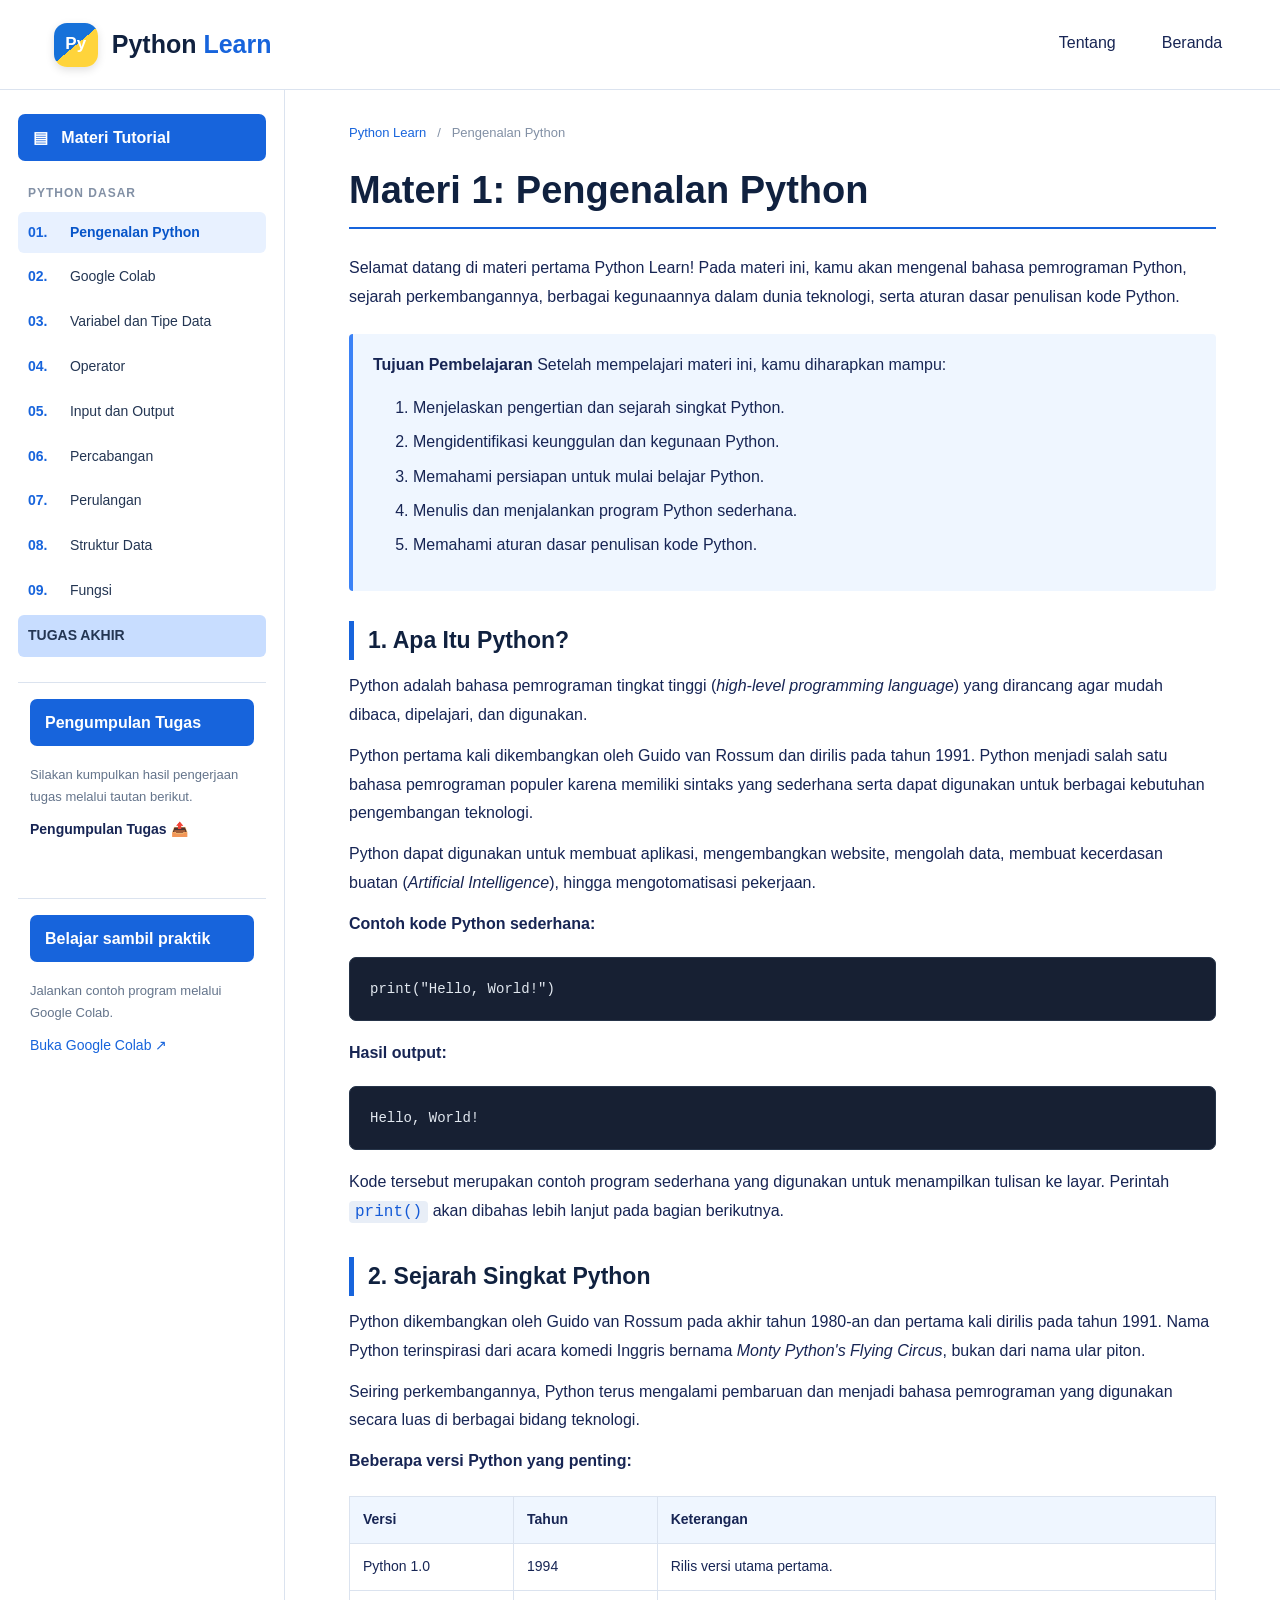
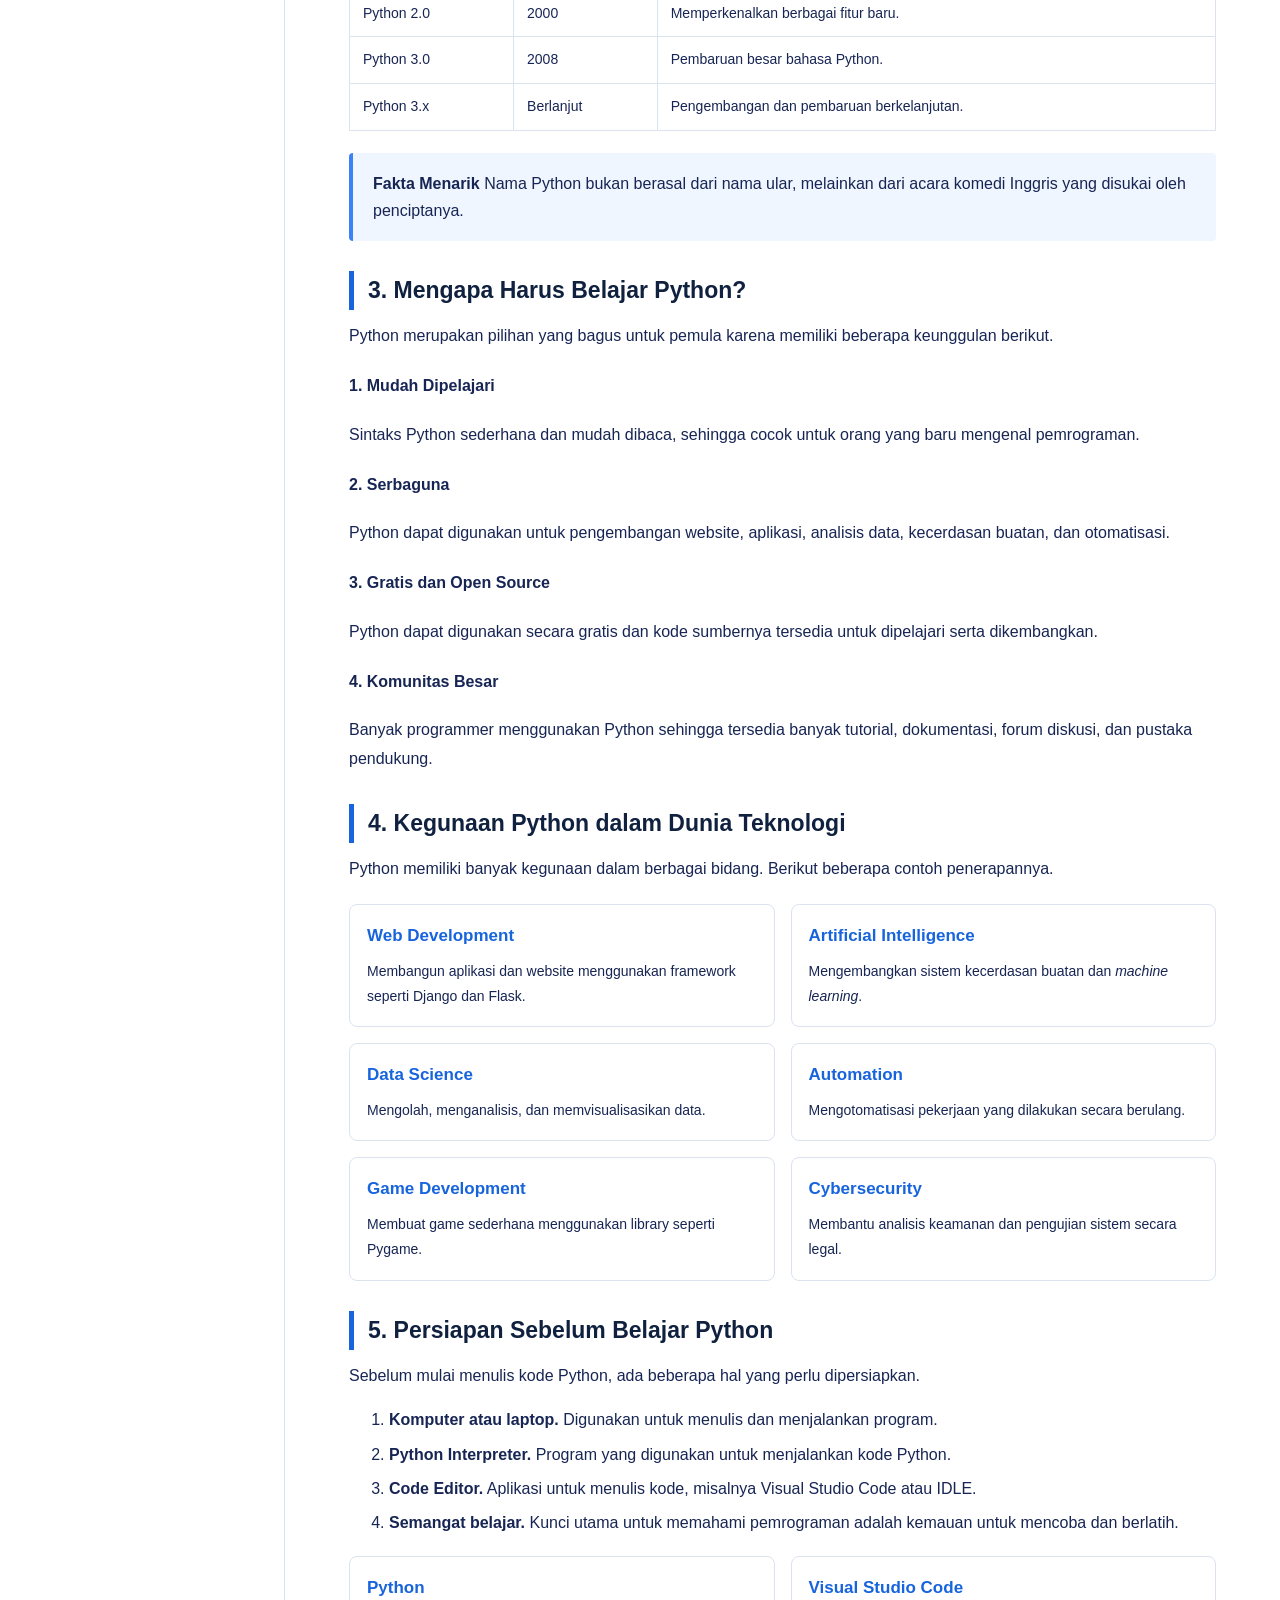
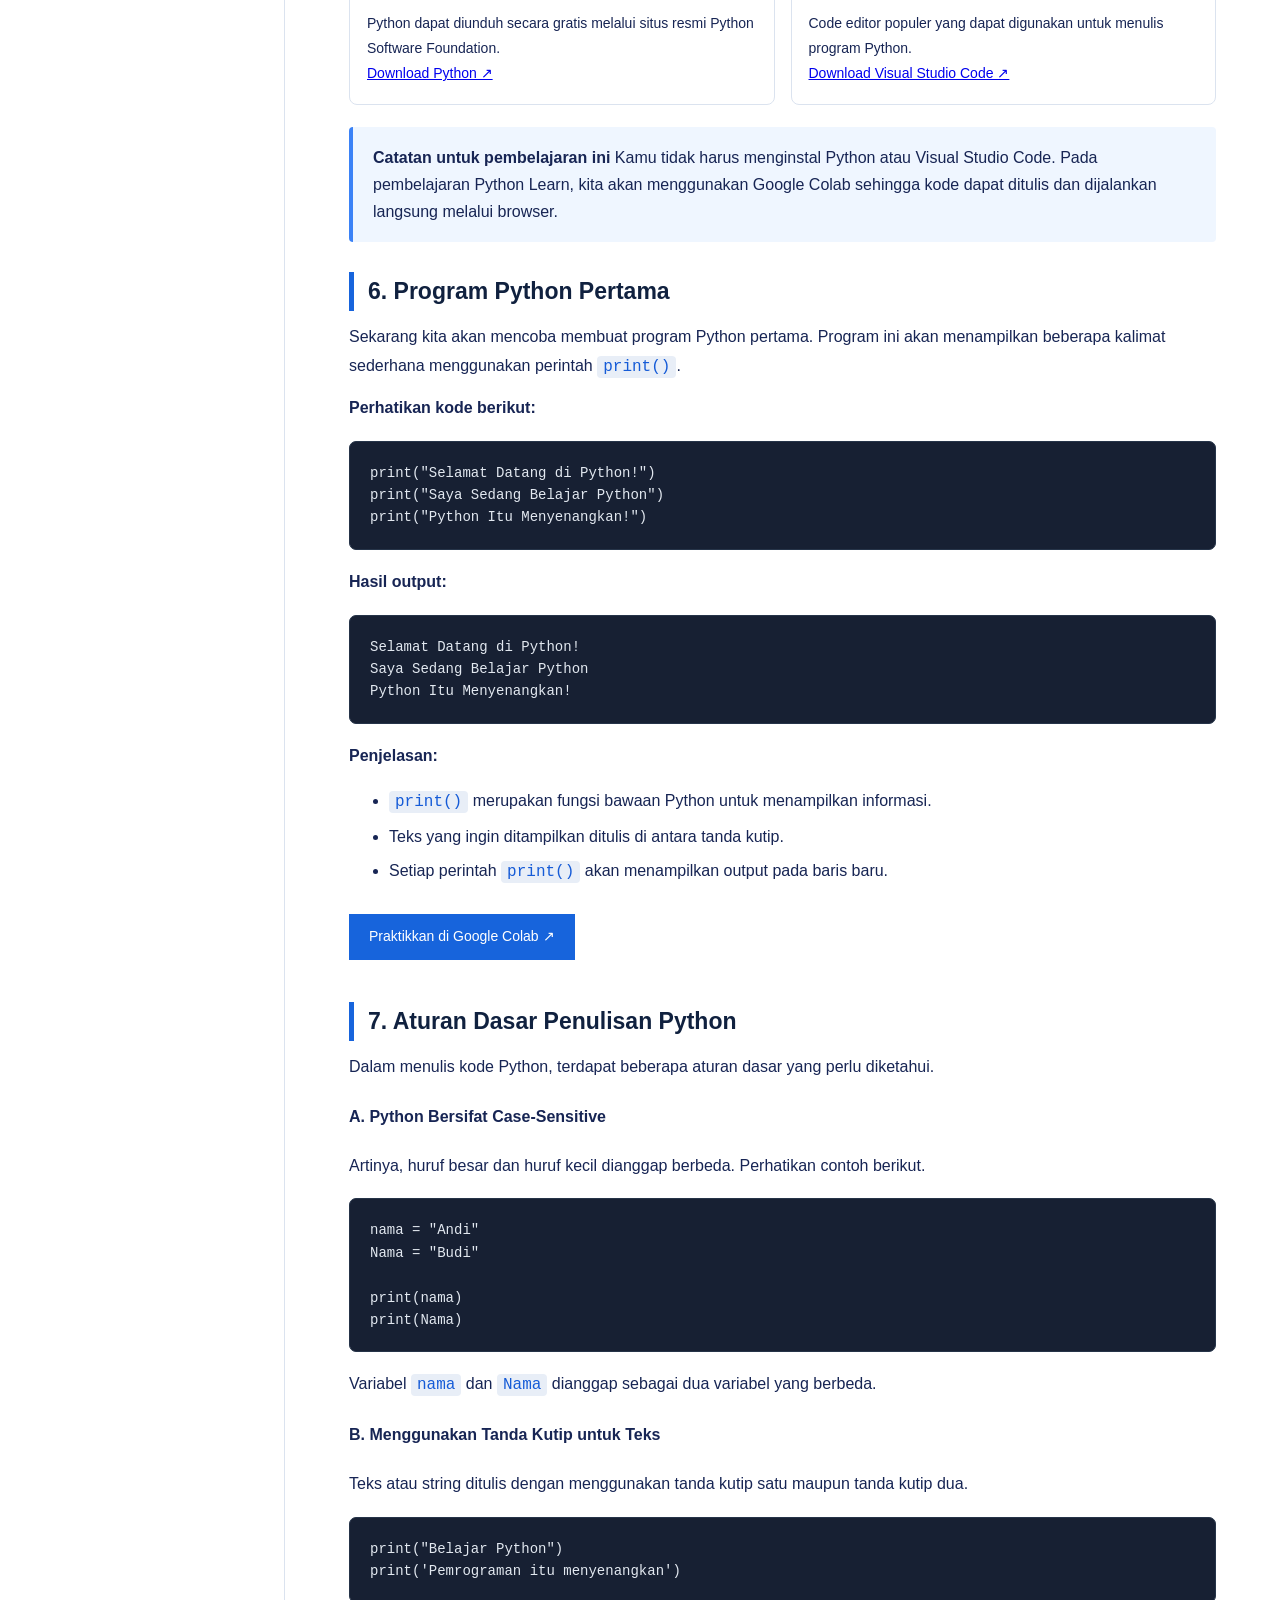
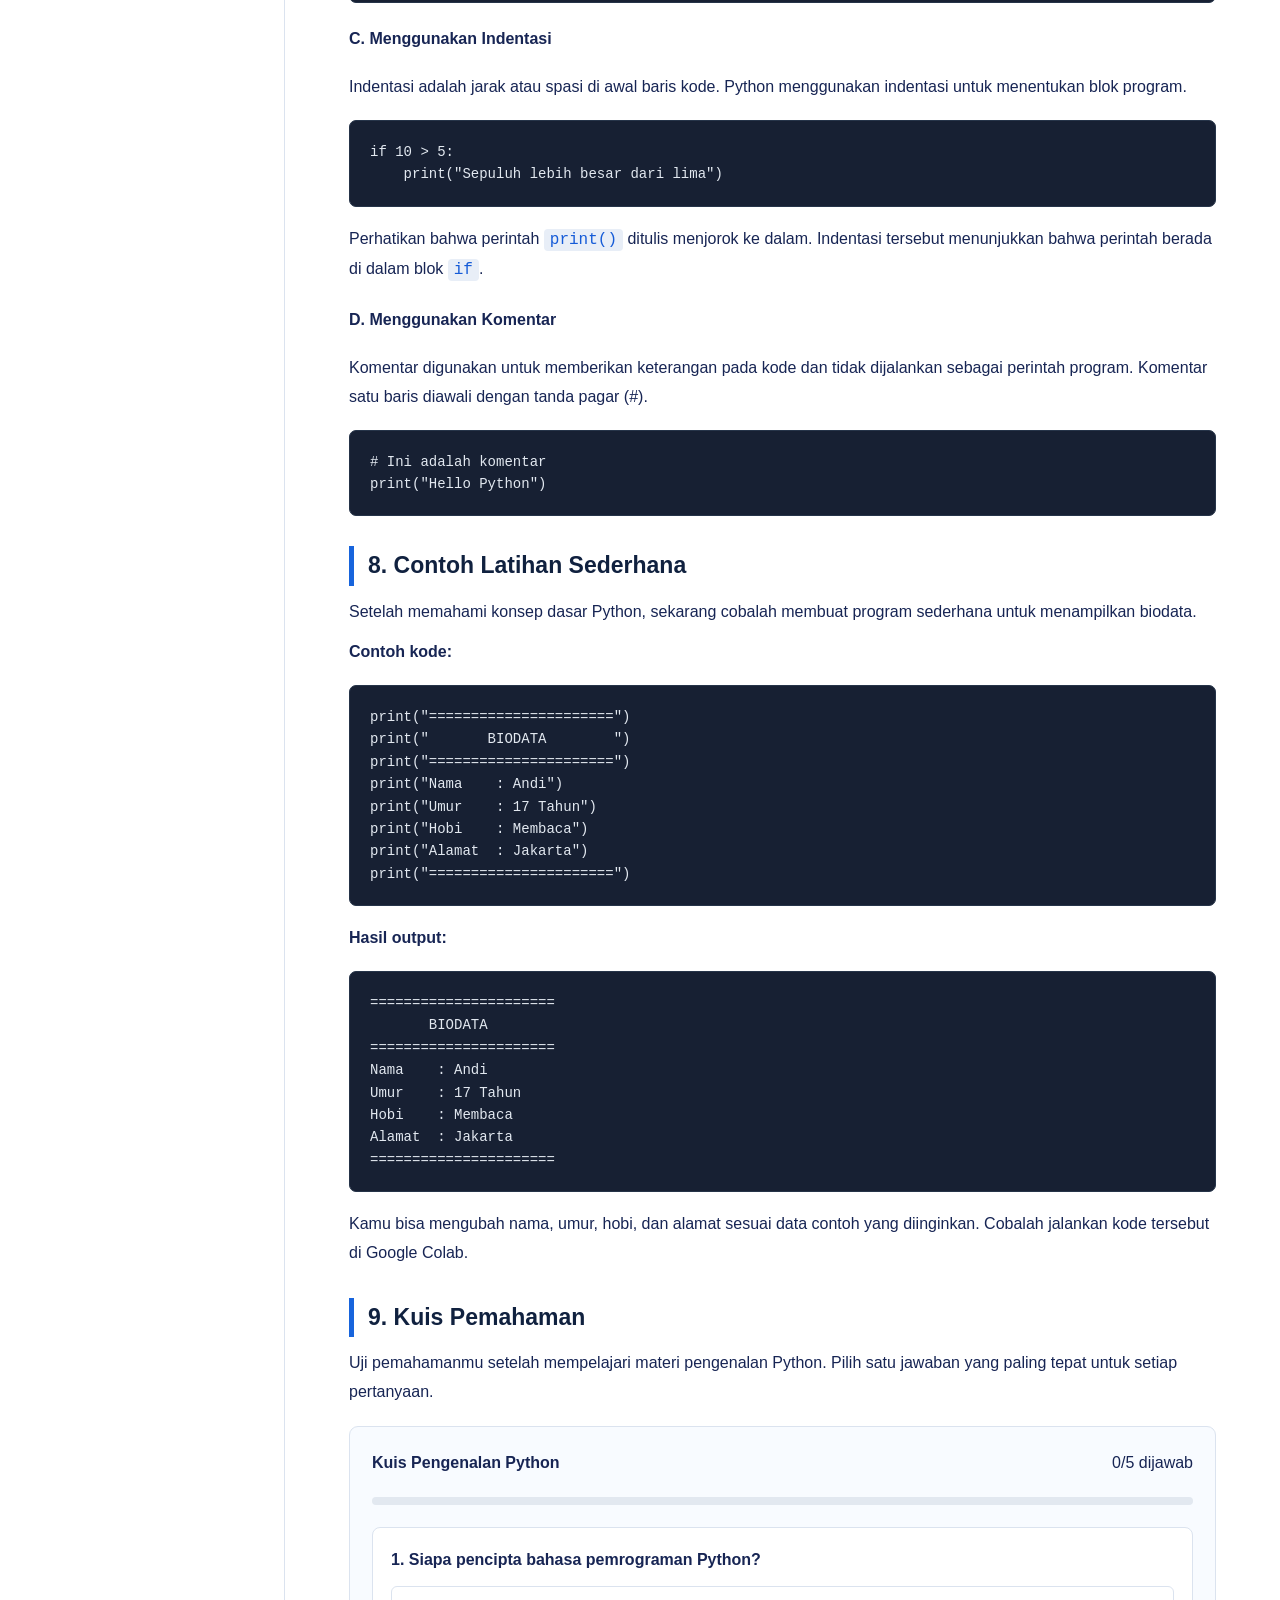
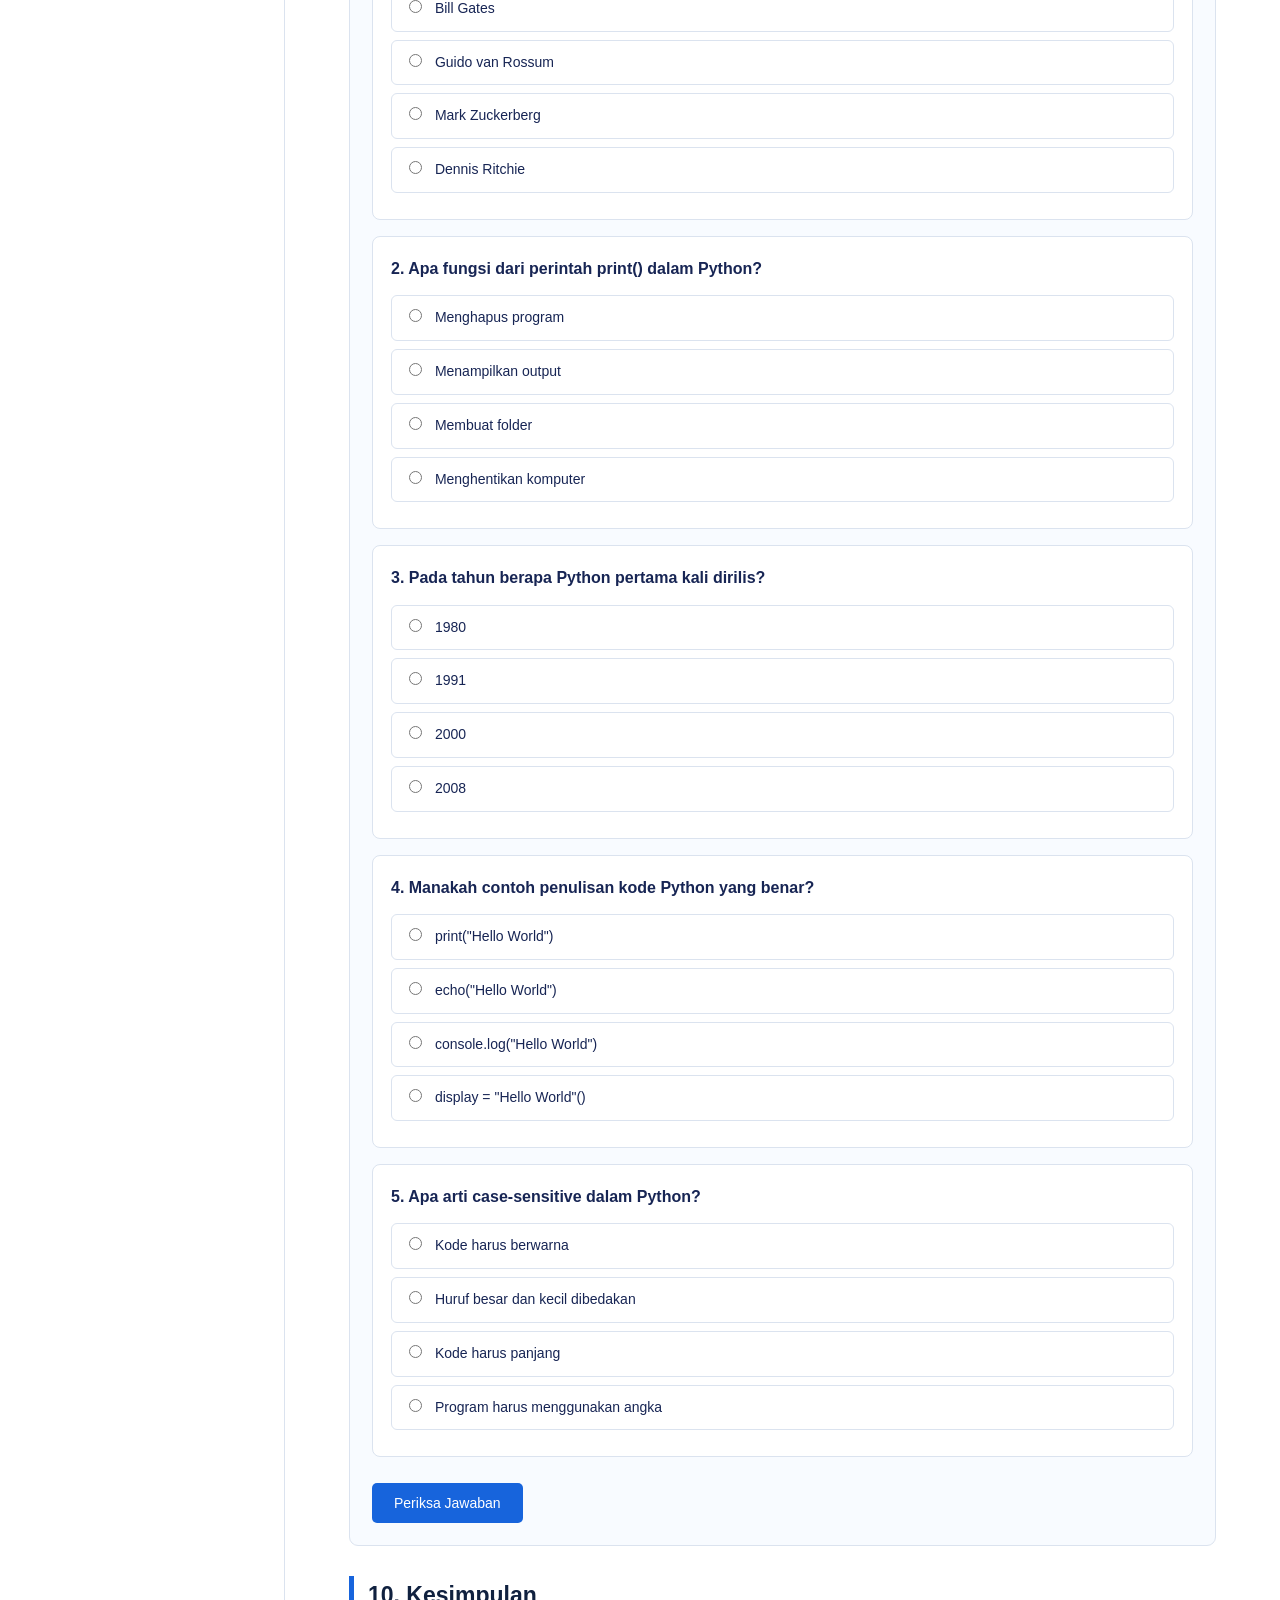
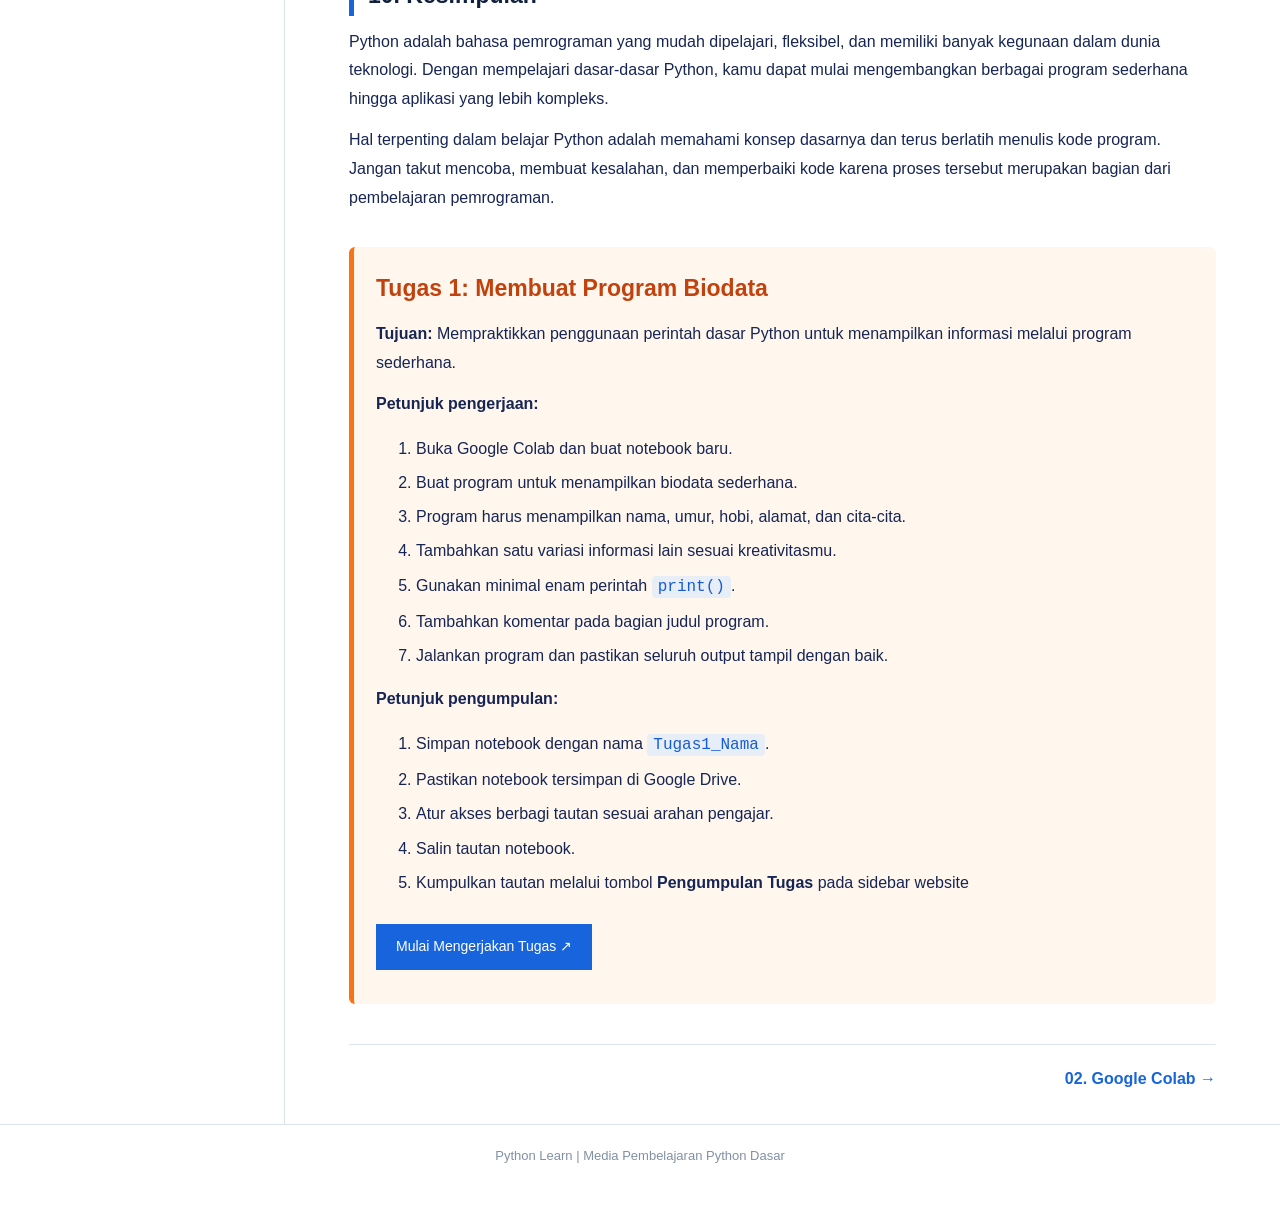
<file: pengenalan-python.html>
<!DOCTYPE html>
<html lang="id">
  <head>
    <meta charset="UTF-8" />
    <meta name="viewport" content="width=device-width, initial-scale=1.0" />
    <title>Materi 1: Pengenalan Python | Python Learn</title>
    <link rel="stylesheet" href="assets/css/style.css" />

    <style>
      /* Ilustrasi materi */
      .materi-image {
        width: 100%;
        max-height: 330px;
        object-fit: cover;
        border-radius: 9px;
        margin: 15px 0;
      }

      .image-caption {
        font-size: 12px;
        color: #8290a5;
        margin-top: -8px;
        margin-bottom: 20px;
      }

      .image-caption a {
        color: #1764dc;
        text-decoration: none;
      }

      .subsection {
        margin-bottom: 30px;
      }

      .subsection h3 {
        margin-top: 30px;
      }

      .table-responsive {
        overflow-x: auto;
        margin: 20px 0;
      }

      .content table {
        width: 100%;
        border-collapse: collapse;
        font-size: 14px;
      }

      .content th,
      .content td {
        border: 1px solid #dbe3ef;
        padding: 11px 13px;
        text-align: left;
      }

      .content th {
        background: #eff6ff;
        color: #172554;
      }

      .application-grid {
        display: grid;
        grid-template-columns: repeat(2, minmax(0, 1fr));
        gap: 16px;
        margin: 20px 0;
      }

      .application-card {
        border: 1px solid #dbe3ef;
        border-radius: 8px;
        padding: 17px;
        background: #fff;
      }

      .application-card h4 {
        color: #1764dc;
        margin: 0 0 8px;
        font-size: 17px;
      }

      .application-card p {
        margin: 0;
        font-size: 14px;
      }

      /* Kuis interaktif */
      .quiz-container {
        border: 1px solid #dbe3ef;
        border-radius: 9px;
        padding: 22px;
        margin-top: 20px;
        background: #f8fbff;
      }

      .quiz-header {
        display: flex;
        justify-content: space-between;
        gap: 10px;
        flex-wrap: wrap;
        align-items: center;
        margin-bottom: 20px;
      }

      .quiz-progress {
        background: #e2e8f0;
        height: 8px;
        border-radius: 10px;
        overflow: hidden;
        margin-bottom: 22px;
      }

      .quiz-progress-bar {
        height: 100%;
        width: 0%;
        background: #1764dc;
        transition: width 0.3s;
      }

      .question-card {
        background: #fff;
        border: 1px solid #dbe3ef;
        border-radius: 8px;
        padding: 18px;
        margin-bottom: 16px;
      }

      .question-card h4 {
        margin: 0 0 13px;
        color: #172554;
      }

      .quiz-option {
        display: block;
        padding: 10px 12px;
        margin: 8px 0;
        border: 1px solid #dbe3ef;
        border-radius: 6px;
        cursor: pointer;
        font-size: 14px;
        background: white;
      }

      .quiz-option:hover {
        background: #eff6ff;
        border-color: #1764dc;
      }

      .quiz-option input {
        margin-right: 9px;
        accent-color: #1764dc;
      }

      .quiz-button {
        background: #1764dc;
        color: white;
        border: none;
        border-radius: 5px;
        padding: 12px 22px;
        cursor: pointer;
        font-size: 14px;
        margin-top: 10px;
      }

      .quiz-button:hover {
        background: #104bad;
      }

      .quiz-result {
        display: none;
        padding: 17px;
        margin-top: 18px;
        border-radius: 7px;
        background: #eff6ff;
        border-left: 4px solid #1764dc;
      }

      .quiz-result h4 {
        margin-top: 0;
      }

      .quiz-feedback {
        font-size: 13px;
        margin-top: 8px;
        color: #475569;
      }

      .quiz-feedback.correct {
        color: #15803d;
      }

      .quiz-feedback.wrong {
        color: #dc2626;
      }

      @media (max-width: 700px) {
        .application-grid {
          grid-template-columns: 1fr;
        }

        .quiz-container {
          padding: 14px;
        }
      }
    </style>
  </head>

  <body>
    <header>
      <a href="index.html" class="logo">
        <div class="logo-icon">Py</div>
        <h1>Python <span>Learn</span></h1>
      </a>

      <nav class="top-nav">
        <a href="tentang.html">Tentang</a>
        <a href="index.html">Beranda</a>
      </nav>
    </header>

    <div class="container">
      <!-- SIDEBAR -->
      <aside class="sidebar" id="sidebar"></aside>

      <!-- KONTEN MATERI -->
      <main class="content">
        <div class="breadcrumb">
          <a href="index.html">Python Learn</a>
          &nbsp; / &nbsp; Pengenalan Python
        </div>

        <h2>Materi 1: Pengenalan Python</h2>

        <p>
          Selamat datang di materi pertama Python Learn! Pada materi ini, kamu
          akan mengenal bahasa pemrograman Python, sejarah perkembangannya,
          berbagai kegunaannya dalam dunia teknologi, serta aturan dasar
          penulisan kode Python.
        </p>

        <div class="info">
          <strong>Tujuan Pembelajaran</strong>
          Setelah mempelajari materi ini, kamu diharapkan mampu:
          <ol>
            <li>Menjelaskan pengertian dan sejarah singkat Python.</li>
            <li>Mengidentifikasi keunggulan dan kegunaan Python.</li>
            <li>Memahami persiapan untuk mulai belajar Python.</li>
            <li>Menulis dan menjalankan program Python sederhana.</li>
            <li>Memahami aturan dasar penulisan kode Python.</li>
          </ol>
        </div>

        <!-- BAGIAN 1 -->
        <section class="subsection">
          <h3>1. Apa Itu Python?</h3>
          <p>
            Python adalah bahasa pemrograman tingkat tinggi (<em
              >high-level programming language</em
            >) yang dirancang agar mudah dibaca, dipelajari, dan digunakan.
          </p>

          <p>
            Python pertama kali dikembangkan oleh Guido van Rossum dan dirilis
            pada tahun 1991. Python menjadi salah satu bahasa pemrograman
            populer karena memiliki sintaks yang sederhana serta dapat digunakan
            untuk berbagai kebutuhan pengembangan teknologi.
          </p>

          <p>
            Python dapat digunakan untuk membuat aplikasi, mengembangkan
            website, mengolah data, membuat kecerdasan buatan (<em
              >Artificial Intelligence</em
            >), hingga mengotomatisasi pekerjaan.
          </p>

          <p><strong>Contoh kode Python sederhana:</strong></p>

          <pre><code>print("Hello, World!")</code></pre>

          <p><strong>Hasil output:</strong></p>

          <pre><code>Hello, World!</code></pre>

          <p>
            Kode tersebut merupakan contoh program sederhana yang digunakan
            untuk menampilkan tulisan ke layar. Perintah
            <code>print()</code> akan dibahas lebih lanjut pada bagian
            berikutnya.
          </p>
        </section>

        <!-- BAGIAN 2 -->
        <section class="subsection">
          <h3>2. Sejarah Singkat Python</h3>

          <p>
            Python dikembangkan oleh Guido van Rossum pada akhir tahun 1980-an
            dan pertama kali dirilis pada tahun 1991. Nama Python terinspirasi
            dari acara komedi Inggris bernama
            <em>Monty Python's Flying Circus</em>, bukan dari nama ular piton.
          </p>

          <p>
            Seiring perkembangannya, Python terus mengalami pembaruan dan
            menjadi bahasa pemrograman yang digunakan secara luas di berbagai
            bidang teknologi.
          </p>

          <p><strong>Beberapa versi Python yang penting:</strong></p>

          <div class="table-responsive">
            <table>
              <thead>
                <tr>
                  <th>Versi</th>
                  <th>Tahun</th>
                  <th>Keterangan</th>
                </tr>
              </thead>
              <tbody>
                <tr>
                  <td>Python 1.0</td>
                  <td>1994</td>
                  <td>Rilis versi utama pertama.</td>
                </tr>
                <tr>
                  <td>Python 2.0</td>
                  <td>2000</td>
                  <td>Memperkenalkan berbagai fitur baru.</td>
                </tr>
                <tr>
                  <td>Python 3.0</td>
                  <td>2008</td>
                  <td>Pembaruan besar bahasa Python.</td>
                </tr>
                <tr>
                  <td>Python 3.x</td>
                  <td>Berlanjut</td>
                  <td>Pengembangan dan pembaruan berkelanjutan.</td>
                </tr>
              </tbody>
            </table>
          </div>

          <div class="info">
            <strong>Fakta Menarik</strong>
            Nama Python bukan berasal dari nama ular, melainkan dari acara
            komedi Inggris yang disukai oleh penciptanya.
          </div>
        </section>

        <!-- BAGIAN 3 -->
        <section class="subsection">
          <h3>3. Mengapa Harus Belajar Python?</h3>

          <p>
            Python merupakan pilihan yang bagus untuk pemula karena memiliki
            beberapa keunggulan berikut.
          </p>

          <h4>1. Mudah Dipelajari</h4>

          <p>
            Sintaks Python sederhana dan mudah dibaca, sehingga cocok untuk
            orang yang baru mengenal pemrograman.
          </p>

          <h4>2. Serbaguna</h4>

          <p>
            Python dapat digunakan untuk pengembangan website, aplikasi,
            analisis data, kecerdasan buatan, dan otomatisasi.
          </p>

          <h4>3. Gratis dan Open Source</h4>

          <p>
            Python dapat digunakan secara gratis dan kode sumbernya tersedia
            untuk dipelajari serta dikembangkan.
          </p>

          <h4>4. Komunitas Besar</h4>

          <p>
            Banyak programmer menggunakan Python sehingga tersedia banyak
            tutorial, dokumentasi, forum diskusi, dan pustaka pendukung.
          </p>
        </section>

        <!-- BAGIAN 4 -->
        <section class="subsection">
          <h3>4. Kegunaan Python dalam Dunia Teknologi</h3>

          <p>
            Python memiliki banyak kegunaan dalam berbagai bidang. Berikut
            beberapa contoh penerapannya.
          </p>

          <div class="application-grid">
            <div class="application-card">
              <h4>Web Development</h4>
              <p>
                Membangun aplikasi dan website menggunakan framework seperti
                Django dan Flask.
              </p>
            </div>

            <div class="application-card">
              <h4>Artificial Intelligence</h4>
              <p>
                Mengembangkan sistem kecerdasan buatan dan
                <em>machine learning</em>.
              </p>
            </div>

            <div class="application-card">
              <h4>Data Science</h4>
              <p>Mengolah, menganalisis, dan memvisualisasikan data.</p>
            </div>

            <div class="application-card">
              <h4>Automation</h4>
              <p>Mengotomatisasi pekerjaan yang dilakukan secara berulang.</p>
            </div>

            <div class="application-card">
              <h4>Game Development</h4>
              <p>Membuat game sederhana menggunakan library seperti Pygame.</p>
            </div>

            <div class="application-card">
              <h4>Cybersecurity</h4>
              <p>
                Membantu analisis keamanan dan pengujian sistem secara legal.
              </p>
            </div>
          </div>
        </section>

        <!-- BAGIAN 5 -->
        <section class="subsection">
          <h3>5. Persiapan Sebelum Belajar Python</h3>

          <p>
            Sebelum mulai menulis kode Python, ada beberapa hal yang perlu
            dipersiapkan.
          </p>

          <ol>
            <li>
              <strong>Komputer atau laptop.</strong>
              Digunakan untuk menulis dan menjalankan program.
            </li>

            <li>
              <strong>Python Interpreter.</strong>
              Program yang digunakan untuk menjalankan kode Python.
            </li>

            <li>
              <strong>Code Editor.</strong>
              Aplikasi untuk menulis kode, misalnya Visual Studio Code atau
              IDLE.
            </li>

            <li>
              <strong>Semangat belajar.</strong>
              Kunci utama untuk memahami pemrograman adalah kemauan untuk
              mencoba dan berlatih.
            </li>
          </ol>

          <div class="application-grid">
            <div class="application-card">
              <h4>Python</h4>
              <p>
                Python dapat diunduh secara gratis melalui situs resmi Python
                Software Foundation.
              </p>
              <p>
                <a href="https://www.python.org/downloads/" target="_blank">
                  Download Python ↗
                </a>
              </p>
            </div>

            <div class="application-card">
              <h4>Visual Studio Code</h4>
              <p>
                Code editor populer yang dapat digunakan untuk menulis program
                Python.
              </p>
              <p>
                <a href="https://code.visualstudio.com/" target="_blank">
                  Download Visual Studio Code ↗
                </a>
              </p>
            </div>
          </div>

          <div class="info">
            <strong>Catatan untuk pembelajaran ini</strong>
            Kamu tidak harus menginstal Python atau Visual Studio Code. Pada
            pembelajaran Python Learn, kita akan menggunakan Google Colab
            sehingga kode dapat ditulis dan dijalankan langsung melalui browser.
          </div>
        </section>

        <!-- BAGIAN 6 -->
        <section class="subsection">
          <h3>6. Program Python Pertama</h3>

          <p>
            Sekarang kita akan mencoba membuat program Python pertama. Program
            ini akan menampilkan beberapa kalimat sederhana menggunakan perintah
            <code>print()</code>.
          </p>

          <p><strong>Perhatikan kode berikut:</strong></p>

          <pre><code>print("Selamat Datang di Python!")
print("Saya Sedang Belajar Python")
print("Python Itu Menyenangkan!")</code></pre>

          <p><strong>Hasil output:</strong></p>

          <pre><code>Selamat Datang di Python!
Saya Sedang Belajar Python
Python Itu Menyenangkan!</code></pre>

          <p><strong>Penjelasan:</strong></p>

          <ul>
            <li>
              <code>print()</code> merupakan fungsi bawaan Python untuk
              menampilkan informasi.
            </li>
            <li>Teks yang ingin ditampilkan ditulis di antara tanda kutip.</li>
            <li>
              Setiap perintah <code>print()</code> akan menampilkan output pada
              baris baru.
            </li>
          </ul>

          <a
            href="https://colab.research.google.com/#create=true"
            target="_blank"
            class="colab-button"
          >
            Praktikkan di Google Colab ↗
          </a>
        </section>

        <!-- BAGIAN 7 -->
        <section class="subsection">
          <h3>7. Aturan Dasar Penulisan Python</h3>

          <p>
            Dalam menulis kode Python, terdapat beberapa aturan dasar yang perlu
            diketahui.
          </p>

          <h4>A. Python Bersifat Case-Sensitive</h4>

          <p>
            Artinya, huruf besar dan huruf kecil dianggap berbeda. Perhatikan
            contoh berikut.
          </p>

          <pre><code>nama = "Andi"
Nama = "Budi"

print(nama)
print(Nama)</code></pre>

          <p>
            Variabel <code>nama</code> dan <code>Nama</code>
            dianggap sebagai dua variabel yang berbeda.
          </p>

          <h4>B. Menggunakan Tanda Kutip untuk Teks</h4>

          <p>
            Teks atau string ditulis dengan menggunakan tanda kutip satu maupun
            tanda kutip dua.
          </p>

          <pre><code>print("Belajar Python")
print('Pemrograman itu menyenangkan')</code></pre>

          <h4>C. Menggunakan Indentasi</h4>

          <p>
            Indentasi adalah jarak atau spasi di awal baris kode. Python
            menggunakan indentasi untuk menentukan blok program.
          </p>

          <pre><code>if 10 > 5:
    print("Sepuluh lebih besar dari lima")</code></pre>

          <p>
            Perhatikan bahwa perintah <code>print()</code>
            ditulis menjorok ke dalam. Indentasi tersebut menunjukkan bahwa
            perintah berada di dalam blok
            <code>if</code>.
          </p>

          <h4>D. Menggunakan Komentar</h4>

          <p>
            Komentar digunakan untuk memberikan keterangan pada kode dan tidak
            dijalankan sebagai perintah program. Komentar satu baris diawali
            dengan tanda pagar (#).
          </p>

          <pre><code># Ini adalah komentar
print("Hello Python")</code></pre>
        </section>

        <!-- BAGIAN 8 -->
        <section class="subsection">
          <h3>8. Contoh Latihan Sederhana</h3>

          <p>
            Setelah memahami konsep dasar Python, sekarang cobalah membuat
            program sederhana untuk menampilkan biodata.
          </p>

          <p><strong>Contoh kode:</strong></p>

          <pre><code>print("======================")
print("       BIODATA        ")
print("======================")
print("Nama    : Andi")
print("Umur    : 17 Tahun")
print("Hobi    : Membaca")
print("Alamat  : Jakarta")
print("======================")</code></pre>

          <p><strong>Hasil output:</strong></p>

          <pre><code>======================
       BIODATA
======================
Nama    : Andi
Umur    : 17 Tahun
Hobi    : Membaca
Alamat  : Jakarta
======================</code></pre>

          <p>
            Kamu bisa mengubah nama, umur, hobi, dan alamat sesuai data contoh
            yang diinginkan. Cobalah jalankan kode tersebut di Google Colab.
          </p>
        </section>

        <!-- BAGIAN 9 -->
        <section class="subsection">
          <h3>9. Kuis Pemahaman</h3>

          <p>
            Uji pemahamanmu setelah mempelajari materi pengenalan Python. Pilih
            satu jawaban yang paling tepat untuk setiap pertanyaan.
          </p>

          <div class="quiz-container">
            <div class="quiz-header">
              <strong>Kuis Pengenalan Python</strong>
              <span id="quiz-count">0/5 dijawab</span>
            </div>

            <div class="quiz-progress">
              <div class="quiz-progress-bar" id="quiz-progress-bar"></div>
            </div>

            <form id="quiz-form">
              <div class="question-card">
                <h4>1. Siapa pencipta bahasa pemrograman Python?</h4>

                <label class="quiz-option">
                  <input type="radio" name="q1" value="a" />
                  Bill Gates
                </label>

                <label class="quiz-option">
                  <input type="radio" name="q1" value="b" />
                  Guido van Rossum
                </label>

                <label class="quiz-option">
                  <input type="radio" name="q1" value="c" />
                  Mark Zuckerberg
                </label>

                <label class="quiz-option">
                  <input type="radio" name="q1" value="d" />
                  Dennis Ritchie
                </label>

                <div class="quiz-feedback" id="feedback-q1"></div>
              </div>

              <div class="question-card">
                <h4>2. Apa fungsi dari perintah print() dalam Python?</h4>

                <label class="quiz-option">
                  <input type="radio" name="q2" value="a" />
                  Menghapus program
                </label>

                <label class="quiz-option">
                  <input type="radio" name="q2" value="b" />
                  Menampilkan output
                </label>

                <label class="quiz-option">
                  <input type="radio" name="q2" value="c" />
                  Membuat folder
                </label>

                <label class="quiz-option">
                  <input type="radio" name="q2" value="d" />
                  Menghentikan komputer
                </label>

                <div class="quiz-feedback" id="feedback-q2"></div>
              </div>

              <div class="question-card">
                <h4>3. Pada tahun berapa Python pertama kali dirilis?</h4>

                <label class="quiz-option">
                  <input type="radio" name="q3" value="a" />
                  1980
                </label>

                <label class="quiz-option">
                  <input type="radio" name="q3" value="b" />
                  1991
                </label>

                <label class="quiz-option">
                  <input type="radio" name="q3" value="c" />
                  2000
                </label>

                <label class="quiz-option">
                  <input type="radio" name="q3" value="d" />
                  2008
                </label>

                <div class="quiz-feedback" id="feedback-q3"></div>
              </div>

              <div class="question-card">
                <h4>4. Manakah contoh penulisan kode Python yang benar?</h4>

                <label class="quiz-option">
                  <input type="radio" name="q4" value="a" />
                  print("Hello World")
                </label>

                <label class="quiz-option">
                  <input type="radio" name="q4" value="b" />
                  echo("Hello World")
                </label>

                <label class="quiz-option">
                  <input type="radio" name="q4" value="c" />
                  console.log("Hello World")
                </label>

                <label class="quiz-option">
                  <input type="radio" name="q4" value="d" />
                  display = "Hello World"()
                </label>

                <div class="quiz-feedback" id="feedback-q4"></div>
              </div>

              <div class="question-card">
                <h4>5. Apa arti case-sensitive dalam Python?</h4>

                <label class="quiz-option">
                  <input type="radio" name="q5" value="a" />
                  Kode harus berwarna
                </label>

                <label class="quiz-option">
                  <input type="radio" name="q5" value="b" />
                  Huruf besar dan kecil dibedakan
                </label>

                <label class="quiz-option">
                  <input type="radio" name="q5" value="c" />
                  Kode harus panjang
                </label>

                <label class="quiz-option">
                  <input type="radio" name="q5" value="d" />
                  Program harus menggunakan angka
                </label>

                <div class="quiz-feedback" id="feedback-q5"></div>
              </div>

              <button type="button" class="quiz-button" id="check-quiz">
                Periksa Jawaban
              </button>

              <button
                type="button"
                class="quiz-button"
                id="reset-quiz"
                style="background: #64748b; display: none"
              >
                Ulangi Kuis
              </button>
            </form>

            <div class="quiz-result" id="quiz-result">
              <h4>Hasil Kuis</h4>
              <p id="quiz-score"></p>
              <p id="quiz-message"></p>
            </div>
          </div>
        </section>

        <!-- BAGIAN 10 -->
        <section class="subsection">
          <h3>10. Kesimpulan</h3>

          <p>
            Python adalah bahasa pemrograman yang mudah dipelajari, fleksibel,
            dan memiliki banyak kegunaan dalam dunia teknologi. Dengan
            mempelajari dasar-dasar Python, kamu dapat mulai mengembangkan
            berbagai program sederhana hingga aplikasi yang lebih kompleks.
          </p>

          <p>
            Hal terpenting dalam belajar Python adalah memahami konsep dasarnya
            dan terus berlatih menulis kode program. Jangan takut mencoba,
            membuat kesalahan, dan memperbaiki kode karena proses tersebut
            merupakan bagian dari pembelajaran pemrograman.
          </p>
        </section>

        <!-- TUGAS MATERI -->
        <div class="task">
          <h3>Tugas 1: Membuat Program Biodata</h3>

          <p>
            <strong>Tujuan:</strong>
            Mempraktikkan penggunaan perintah dasar Python untuk menampilkan
            informasi melalui program sederhana.
          </p>

          <p><strong>Petunjuk pengerjaan:</strong></p>

          <ol>
            <li>Buka Google Colab dan buat notebook baru.</li>
            <li>Buat program untuk menampilkan biodata sederhana.</li>
            <li>Program harus menampilkan nama, umur, hobi, alamat, dan cita-cita.</li>
            <li>Tambahkan satu variasi informasi lain sesuai kreativitasmu.</li>
            <li>Gunakan minimal enam perintah <code>print()</code>.</li>
            <li>Tambahkan komentar pada bagian judul program.</li>
            <li>Jalankan program dan pastikan seluruh output tampil dengan baik.</li>
          </ol>

          <p><strong>Petunjuk pengumpulan:</strong></p>

          <ol>
            <li>Simpan notebook dengan nama <code>Tugas1_Nama</code>.</li>
            <li>Pastikan notebook tersimpan di Google Drive.</li>
            <li>Atur akses berbagi tautan sesuai arahan pengajar.</li>
            <li>Salin tautan notebook.</li>
            <li>
              Kumpulkan tautan melalui tombol
              <strong>Pengumpulan Tugas</strong> pada sidebar website
            </li>
          </ol>

          <a
            href="https://colab.research.google.com/#create=true"
            target="_blank"
            class="colab-button"
          >
            Mulai Mengerjakan Tugas ↗
          </a>
        </div>

        <!-- NAVIGASI MATERI -->
        <div class="navigation" id="navigation"></div>
      </main>
    </div>

    <footer>Python Learn | Media Pembelajaran Python Dasar</footer>

    <script src="assets/js/script.js"></script>

    <script>
      // Kunci jawaban kuis
      const jawabanBenar = {
        q1: 'b',
        q2: 'b',
        q3: 'b',
        q4: 'a',
        q5: 'b',
      };

      const penjelasan = {
        q1: 'Guido van Rossum adalah pencipta bahasa pemrograman Python.',
        q2: 'print() digunakan untuk menampilkan informasi atau output.',
        q3: 'Python pertama kali dirilis pada tahun 1991.',
        q4: 'print("Hello World") merupakan sintaks Python yang benar.',
        q5: 'Case-sensitive berarti huruf besar dan kecil dibedakan.',
      };

      const form = document.getElementById('quiz-form');
      const jumlahSoal = 5;

      function perbaruiProgress() {
        let terjawab = 0;

        for (let i = 1; i <= jumlahSoal; i++) {
          if (form.querySelector(`input[name="q${i}"]:checked`)) {
            terjawab++;
          }
        }

        document.getElementById(
          'quiz-count'
        ).textContent = `${terjawab}/${jumlahSoal} dijawab`;

        document.getElementById('quiz-progress-bar').style.width = `${
          (terjawab / jumlahSoal) * 100
        }%`;
      }

      form.addEventListener('change', perbaruiProgress);

      document
        .getElementById('check-quiz')
        .addEventListener('click', function () {
          let skor = 0;
          let belumDijawab = [];

          for (let i = 1; i <= jumlahSoal; i++) {
            const pilihan = form.querySelector(`input[name="q${i}"]:checked`);

            const feedback = document.getElementById(`feedback-q${i}`);

            feedback.className = 'quiz-feedback';

            if (!pilihan) {
              belumDijawab.push(i);
              feedback.textContent = 'Belum dijawab.';
              feedback.classList.add('wrong');
              continue;
            }

            if (pilihan.value === jawabanBenar[`q${i}`]) {
              skor++;
              feedback.textContent = 'Benar! ' + penjelasan[`q${i}`];
              feedback.classList.add('correct');
            } else {
              feedback.textContent = 'Belum tepat. ' + penjelasan[`q${i}`];
              feedback.classList.add('wrong');
            }
          }

          if (belumDijawab.length > 0) {
            alert(
              'Masih ada soal yang belum dijawab: ' +
                belumDijawab.join(', ') +
                '. Silakan lengkapi terlebih dahulu.'
            );
            return;
          }

          const nilai = skor * 20;

          document.getElementById('quiz-result').style.display = 'block';

          document.getElementById(
            'quiz-score'
          ).textContent = `Jawaban benar: ${skor} dari ${jumlahSoal} soal. Nilai: ${nilai}/100.`;

          let pesan = '';

          if (skor === 5) {
            pesan =
              'Sangat baik! Kamu sudah memahami materi pengenalan Python.';
          } else if (skor >= 3) {
            pesan = 'Bagus! Pelajari kembali bagian yang belum kamu kuasai.';
          } else {
            pesan = 'Tetap semangat! Baca kembali materi dan coba ulangi kuis.';
          }

          document.getElementById('quiz-message').textContent = pesan;

          document.getElementById('check-quiz').style.display = 'none';
          document.getElementById('reset-quiz').style.display = 'inline-block';

          document.getElementById('quiz-result').scrollIntoView({
            behavior: 'smooth',
            block: 'center',
          });
        });

      document
        .getElementById('reset-quiz')
        .addEventListener('click', function () {
          form.reset();

          for (let i = 1; i <= jumlahSoal; i++) {
            const feedback = document.getElementById(`feedback-q${i}`);
            feedback.textContent = '';
            feedback.className = 'quiz-feedback';
          }

          document.getElementById('quiz-result').style.display = 'none';
          document.getElementById('check-quiz').style.display = 'inline-block';
          document.getElementById('reset-quiz').style.display = 'none';

          perbaruiProgress();

          window.scrollTo({
            top: document.querySelector('.quiz-container').offsetTop,
            behavior: 'smooth',
          });
        });

      perbaruiProgress();
    </script>
  </body>
</html>
</file>
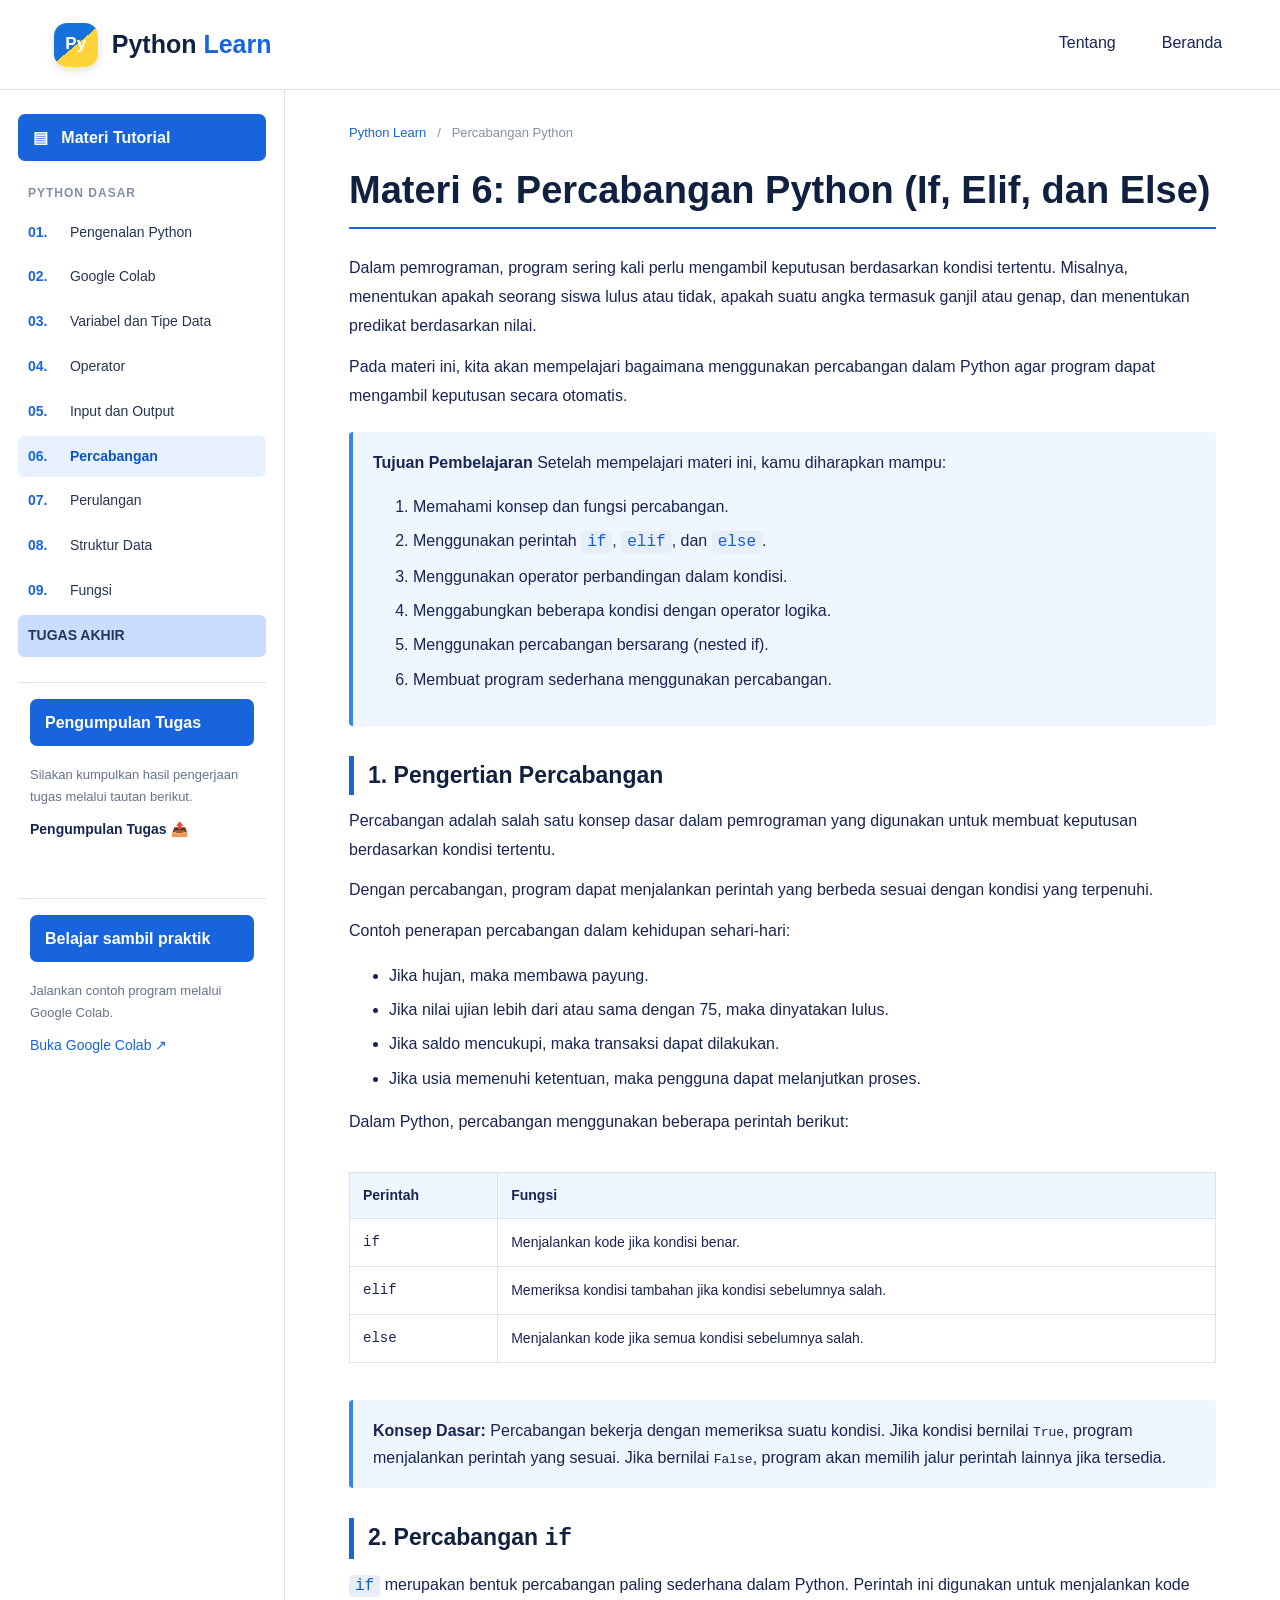
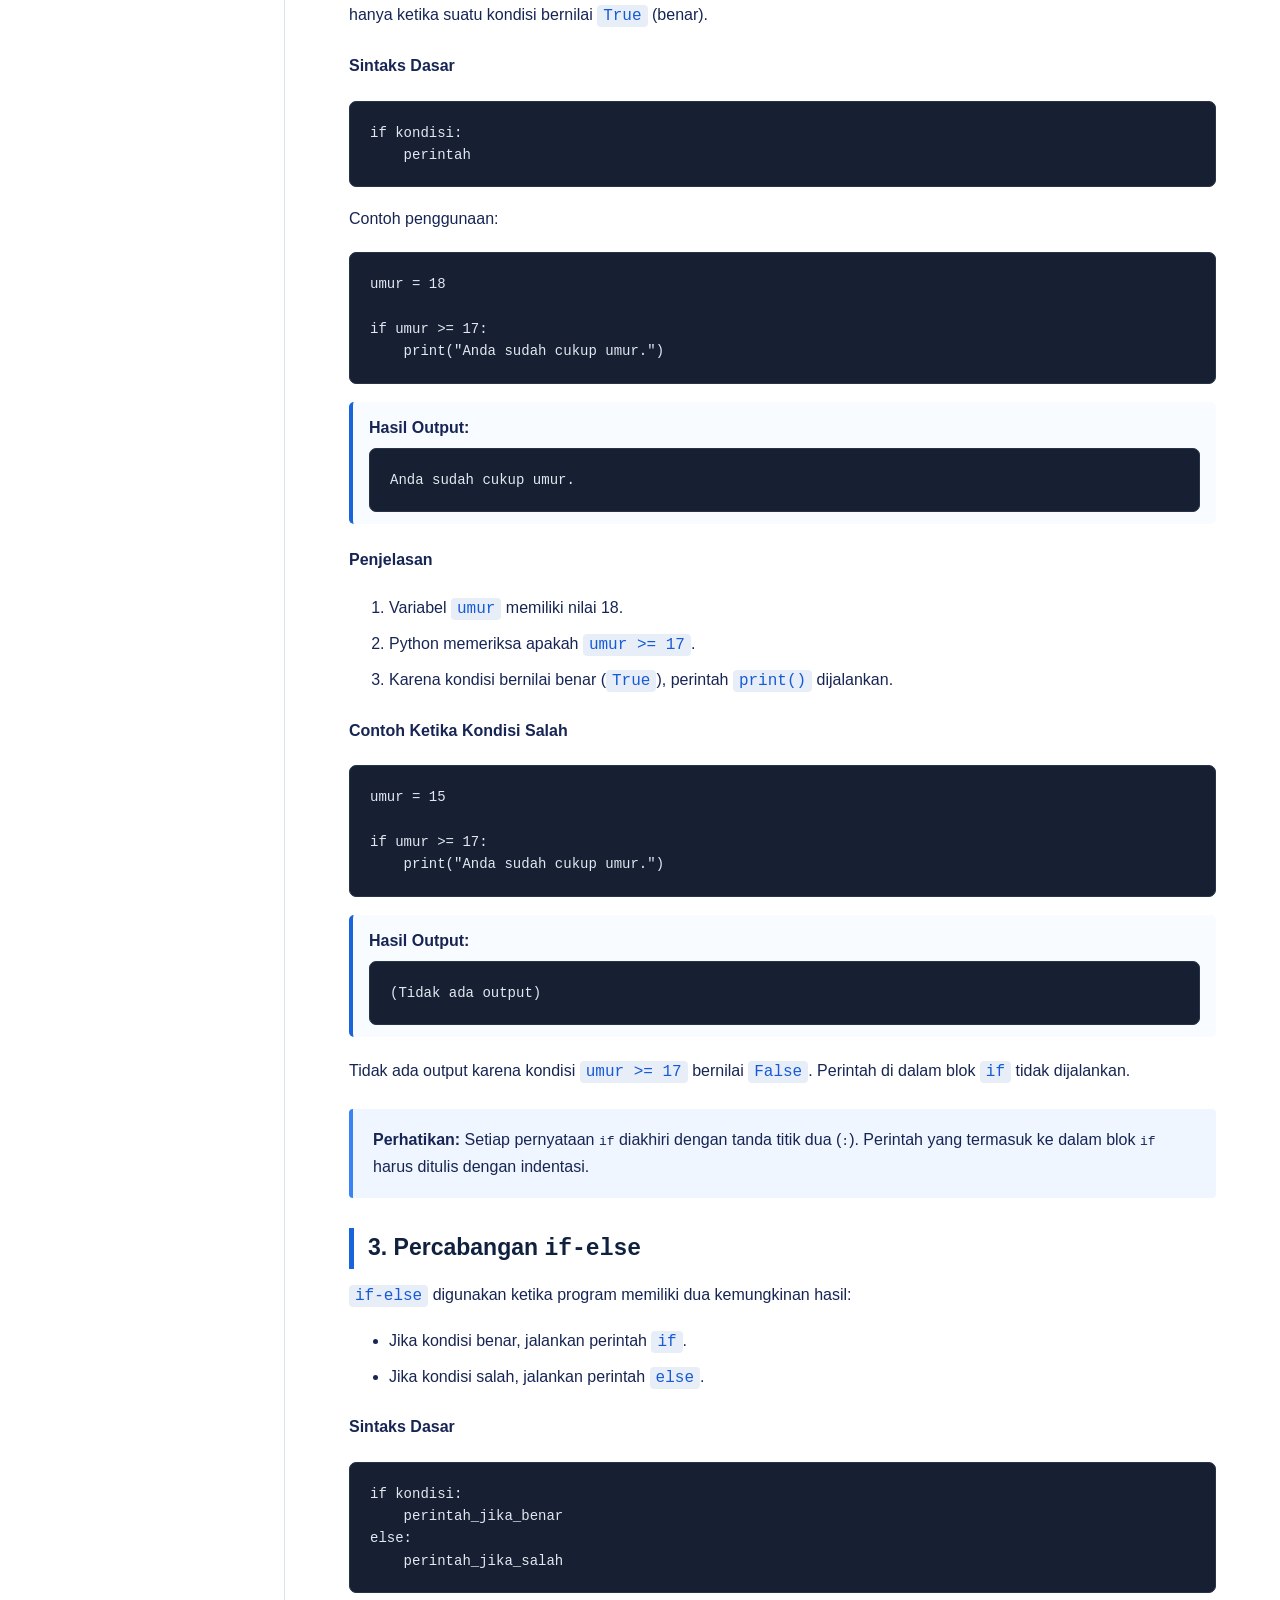
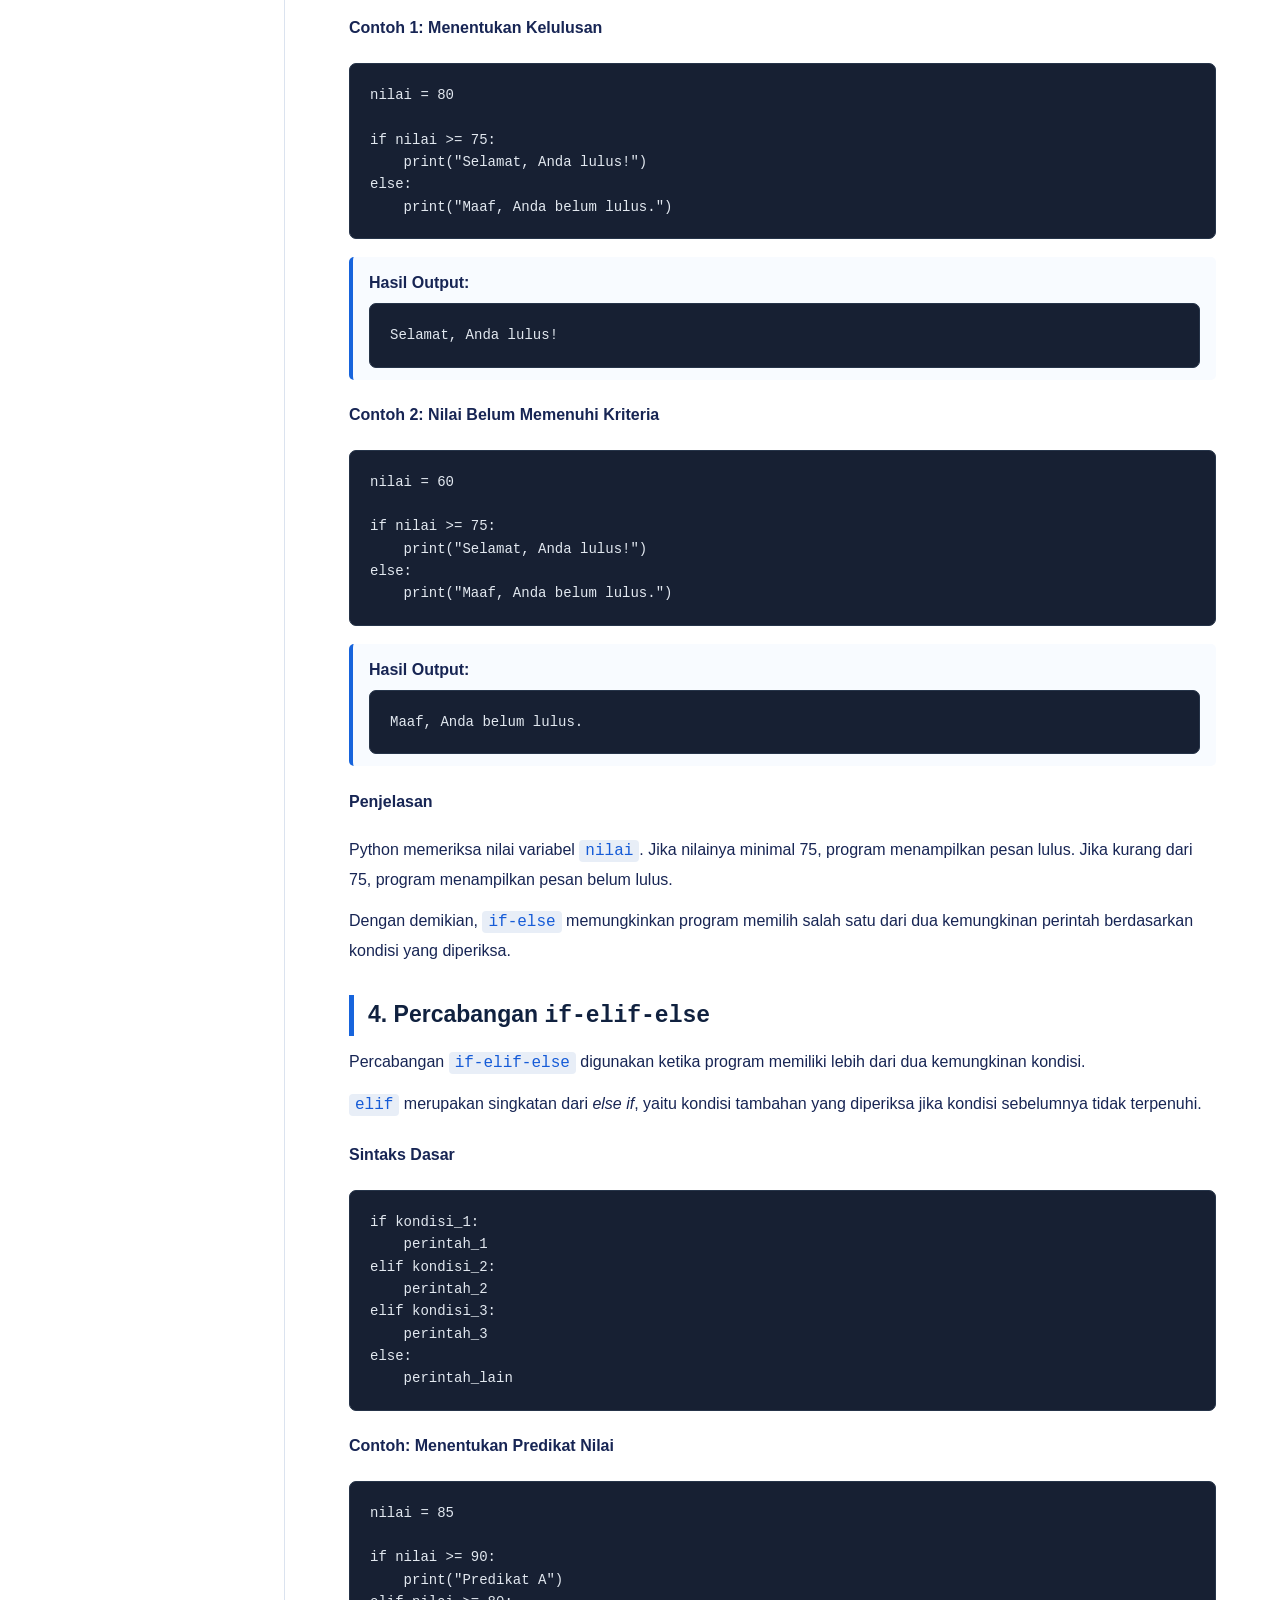
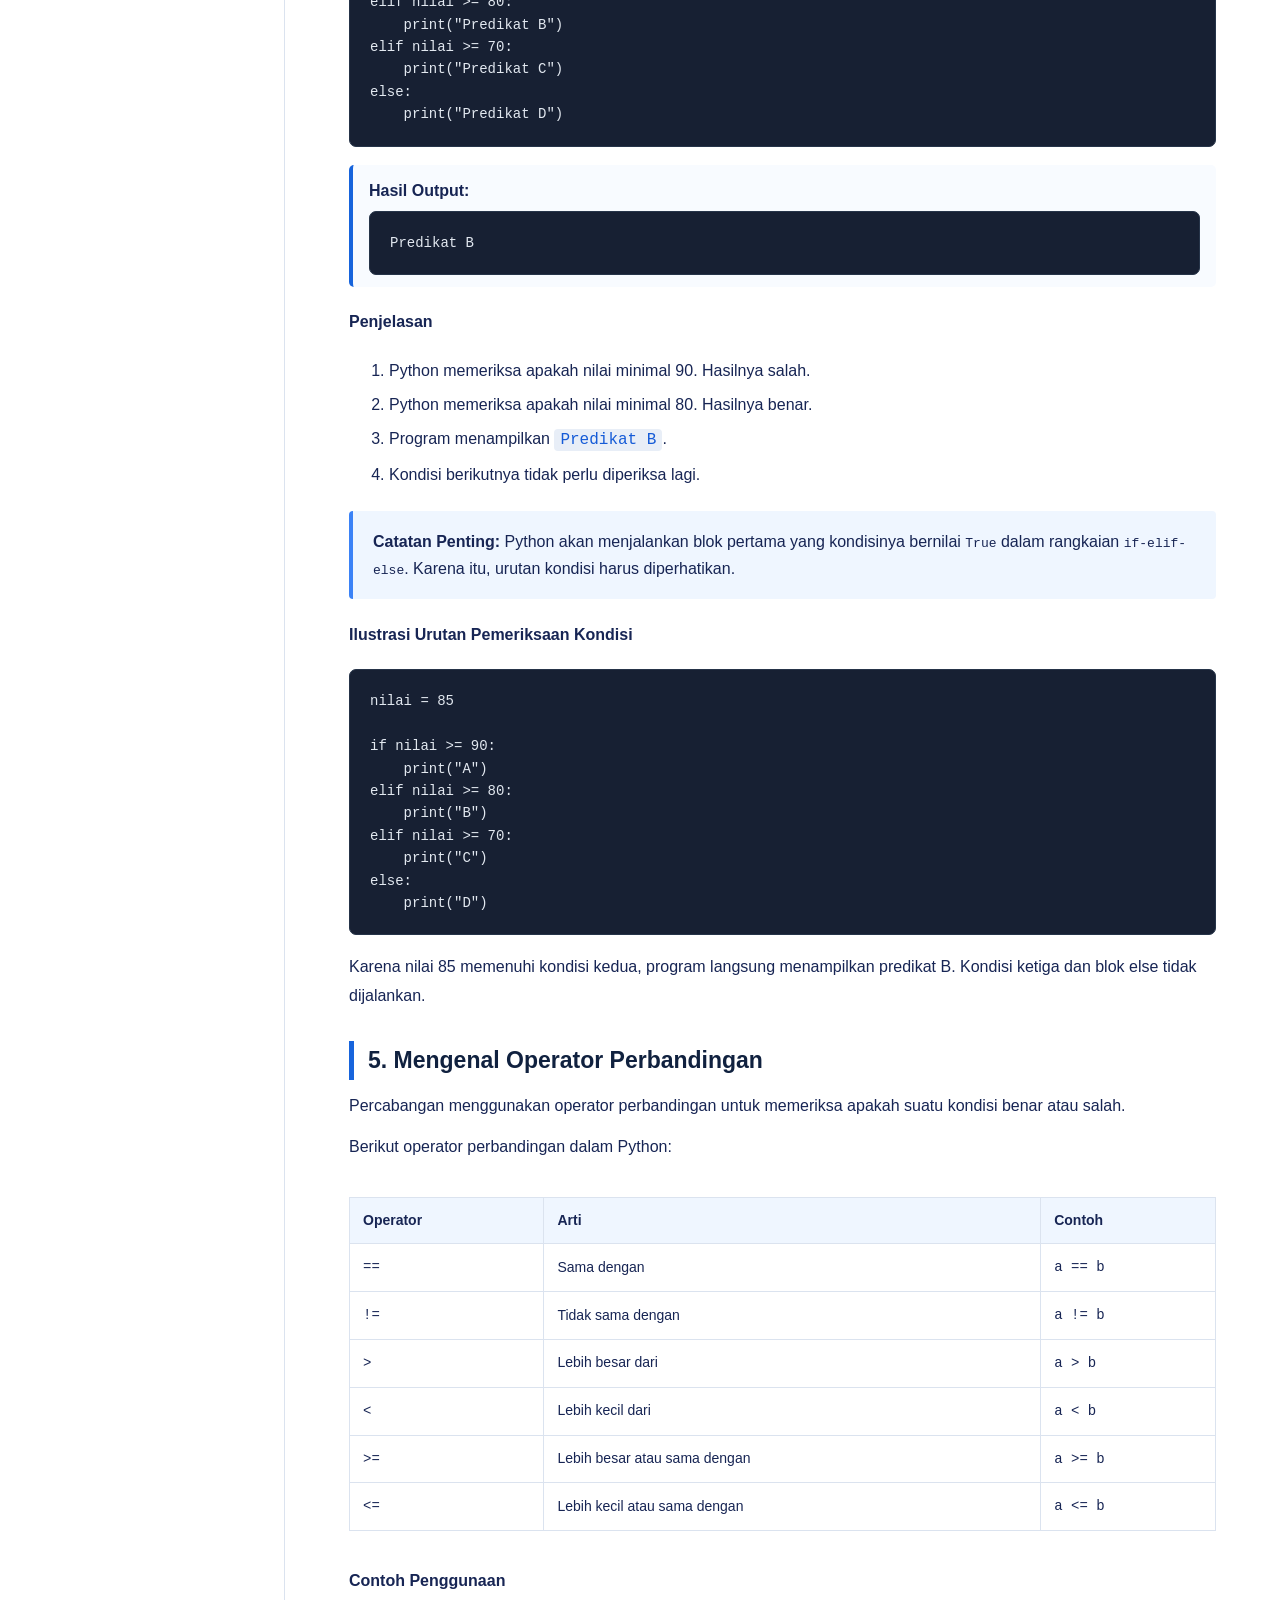
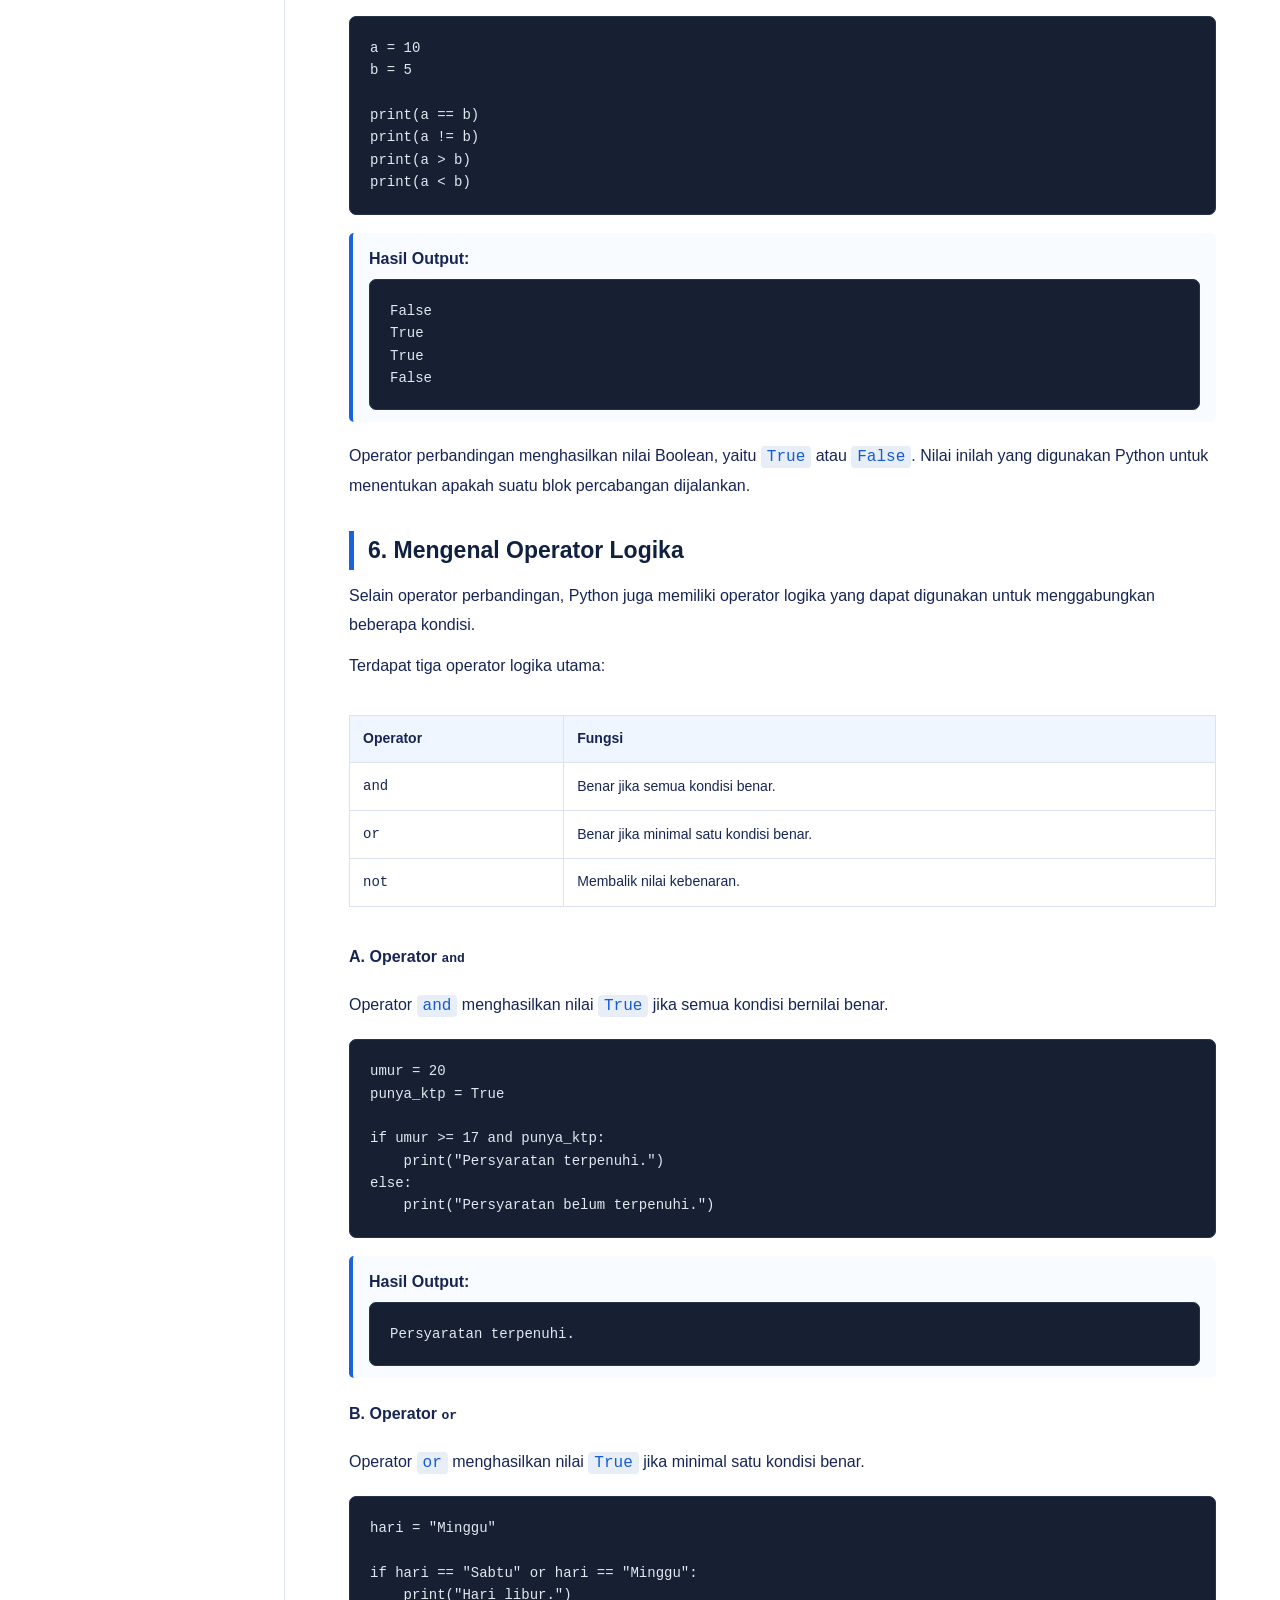
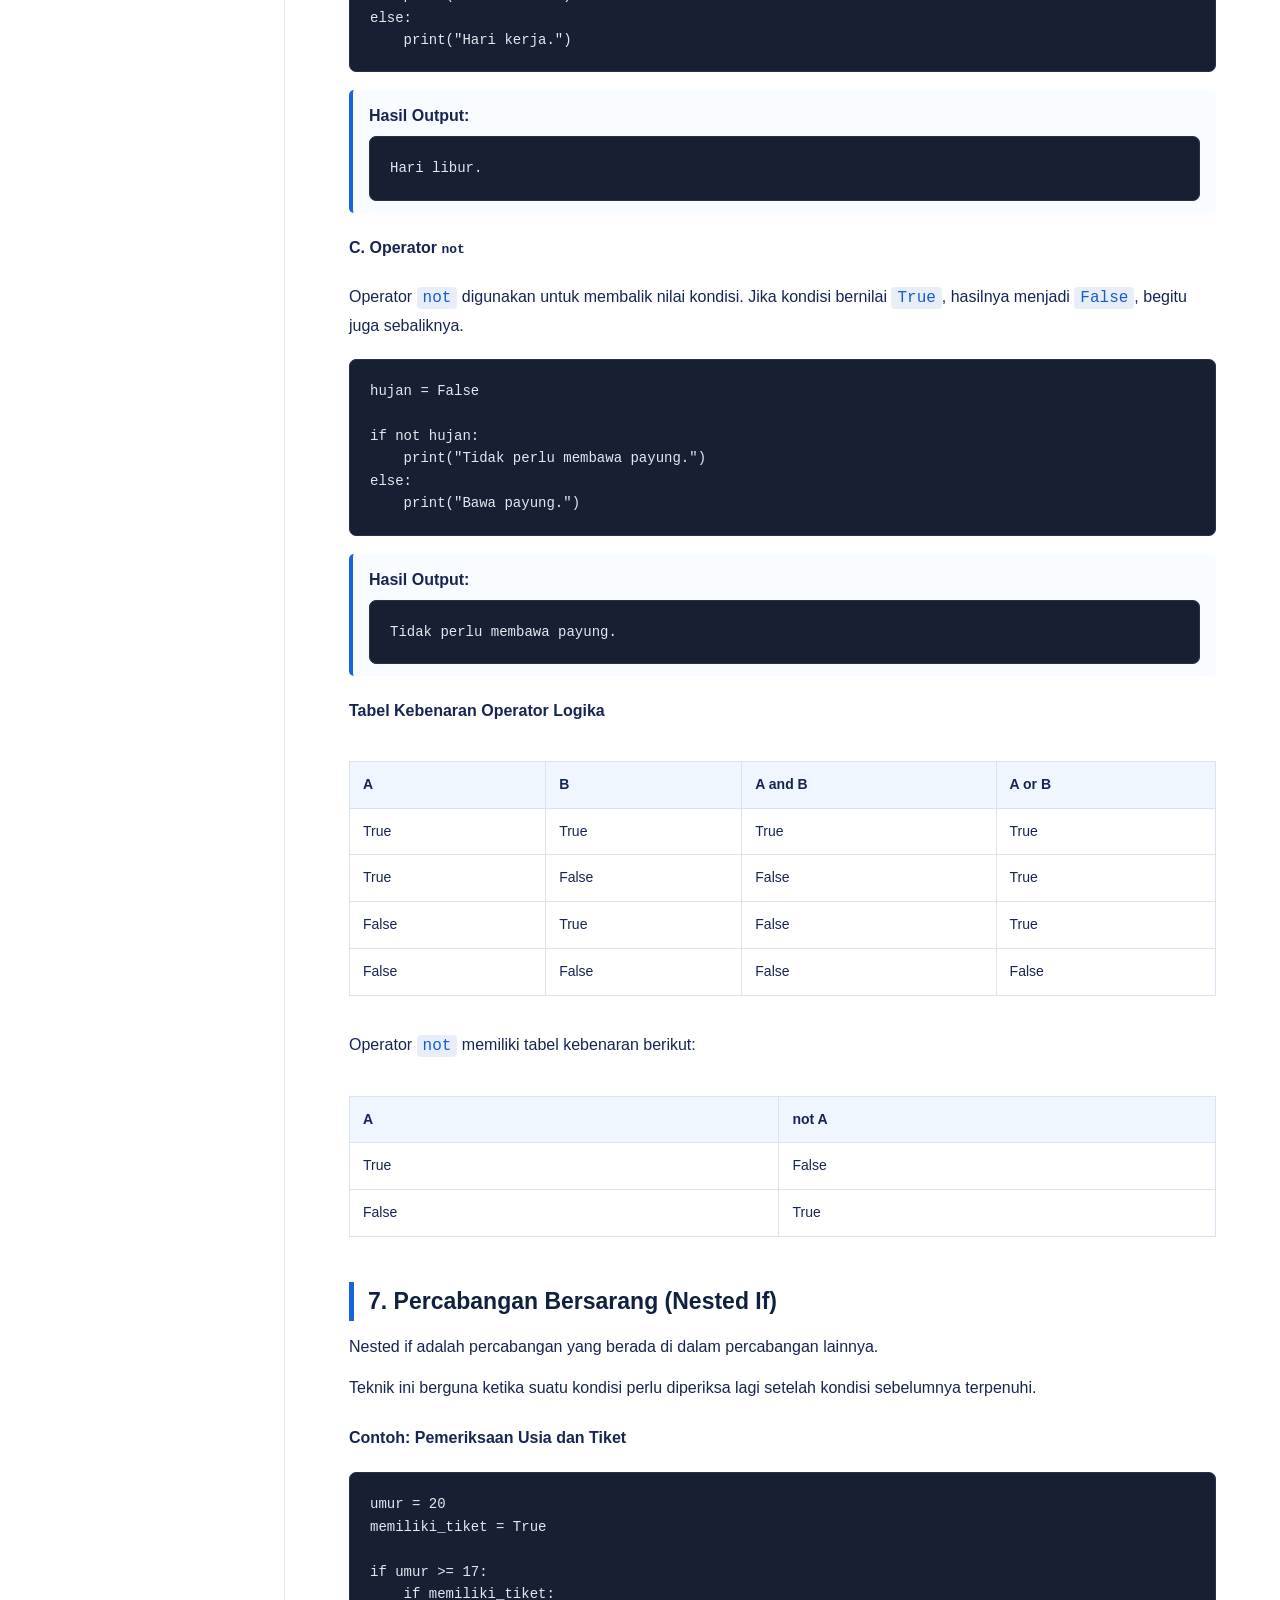
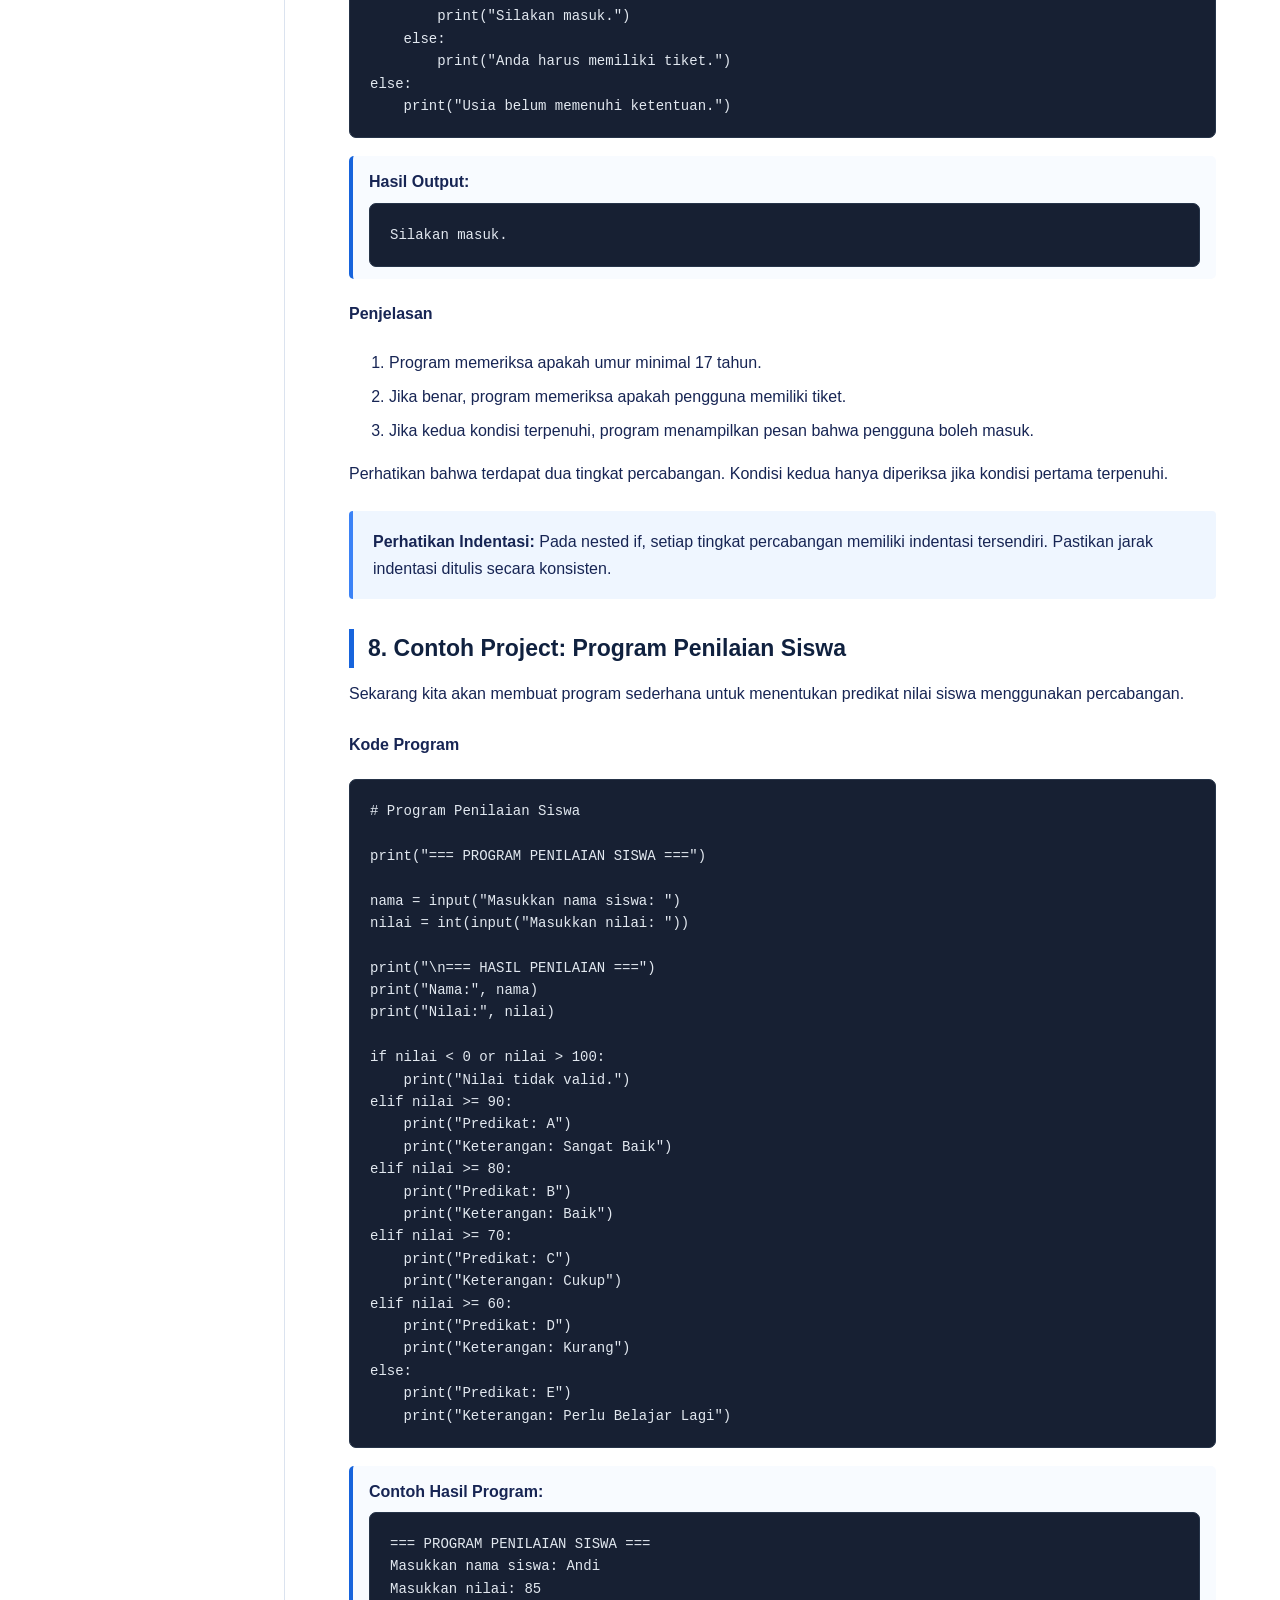
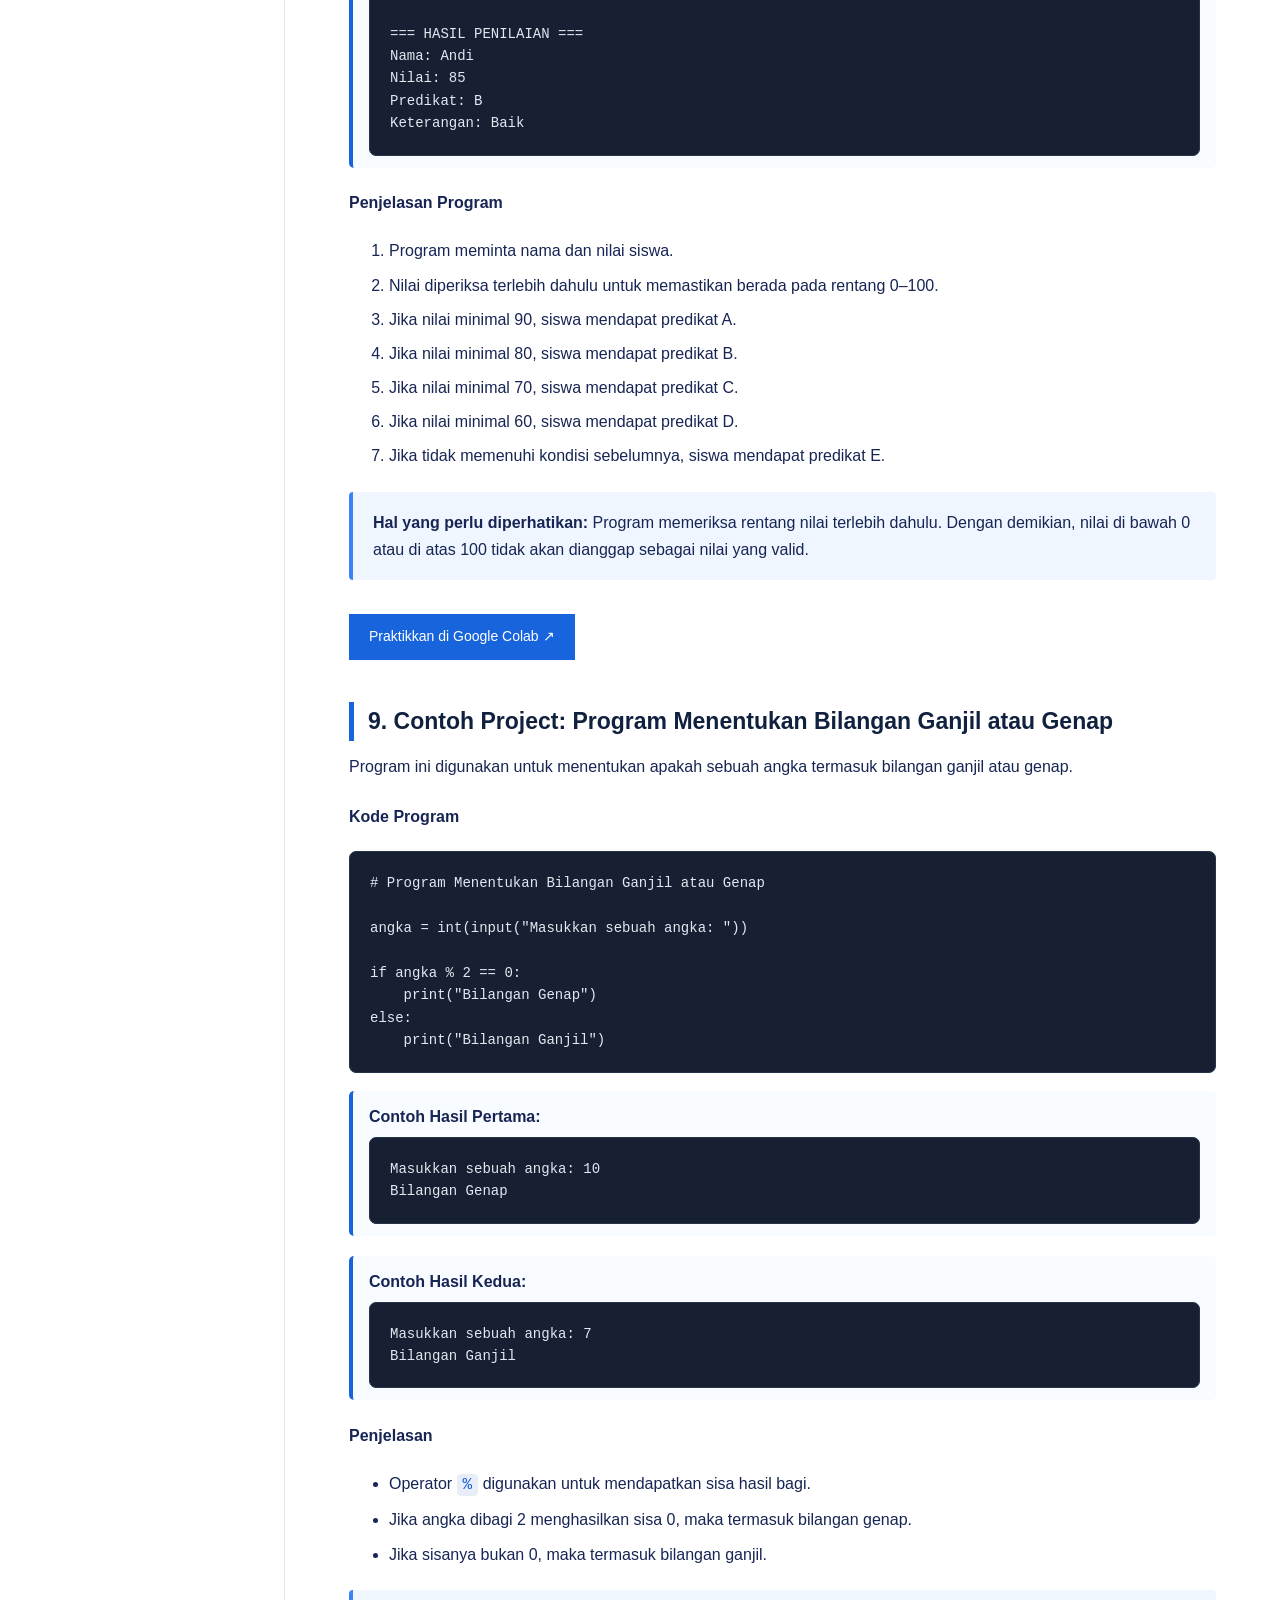
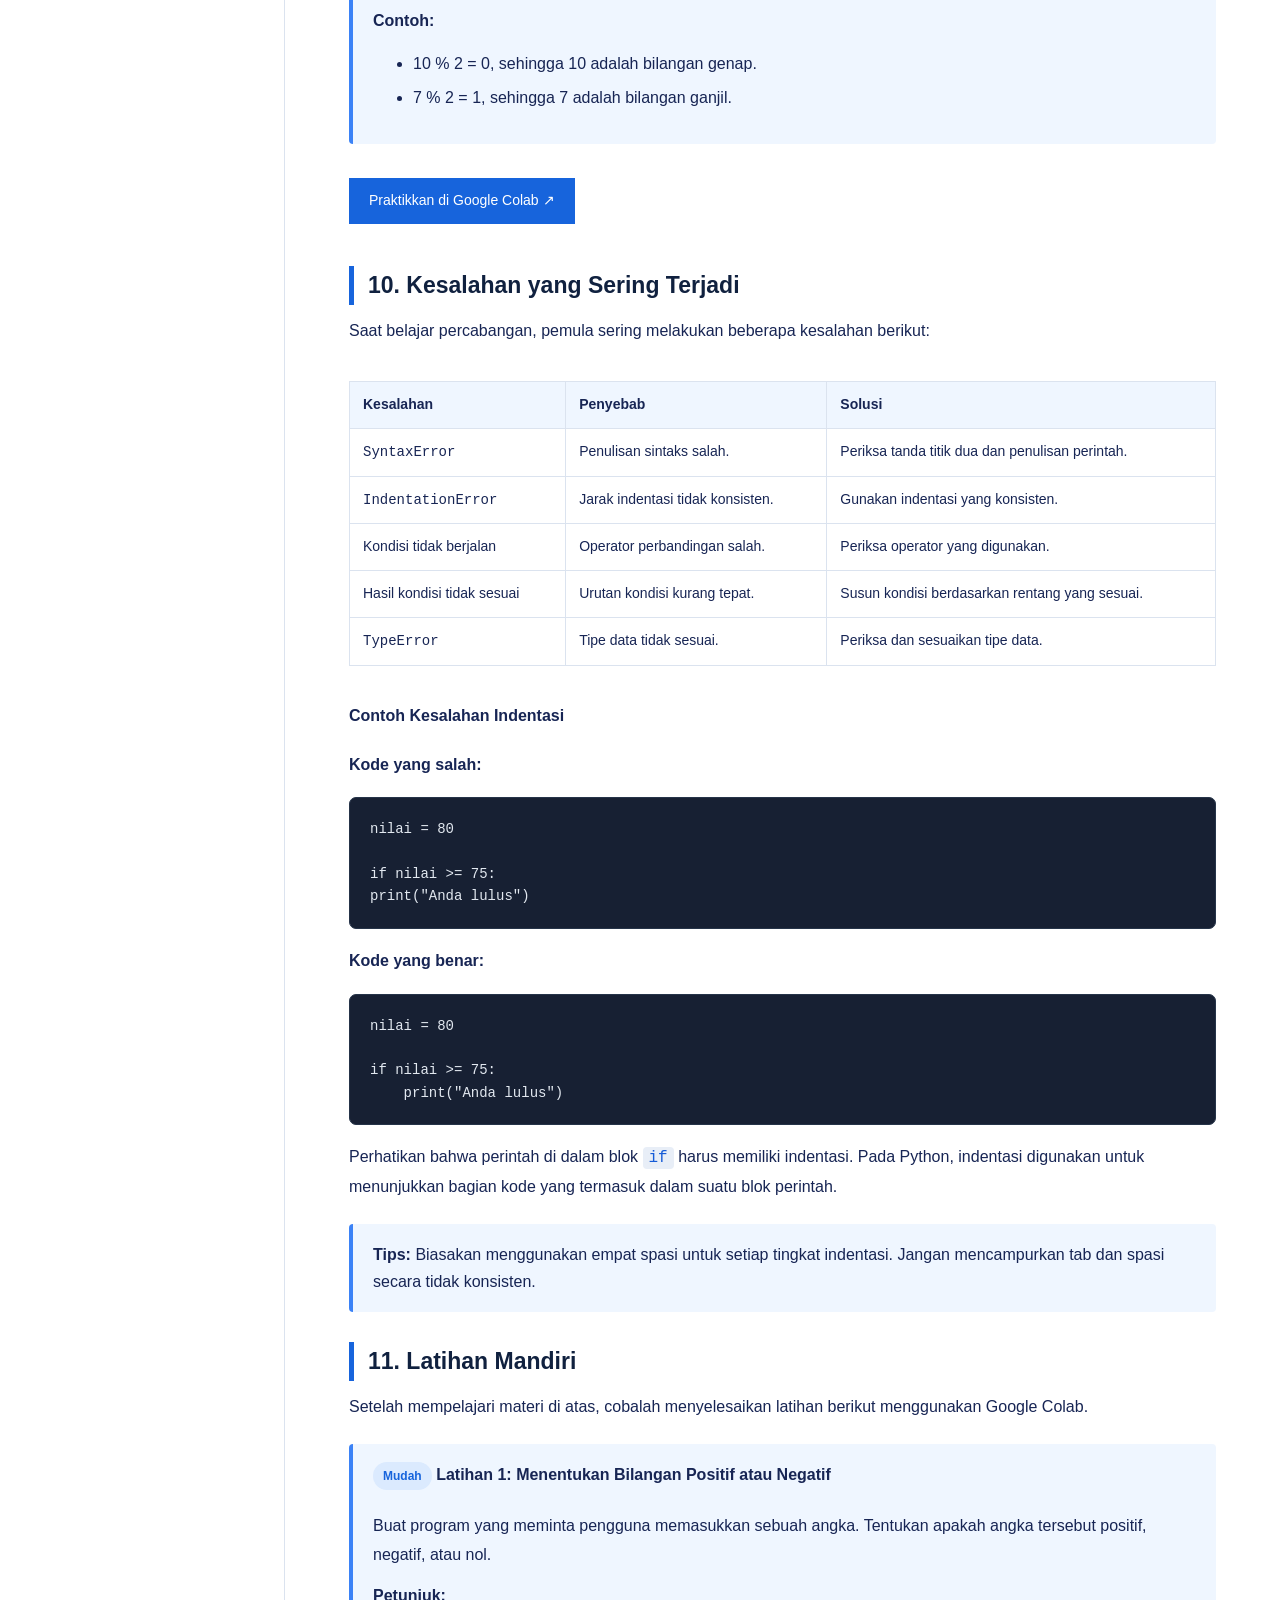
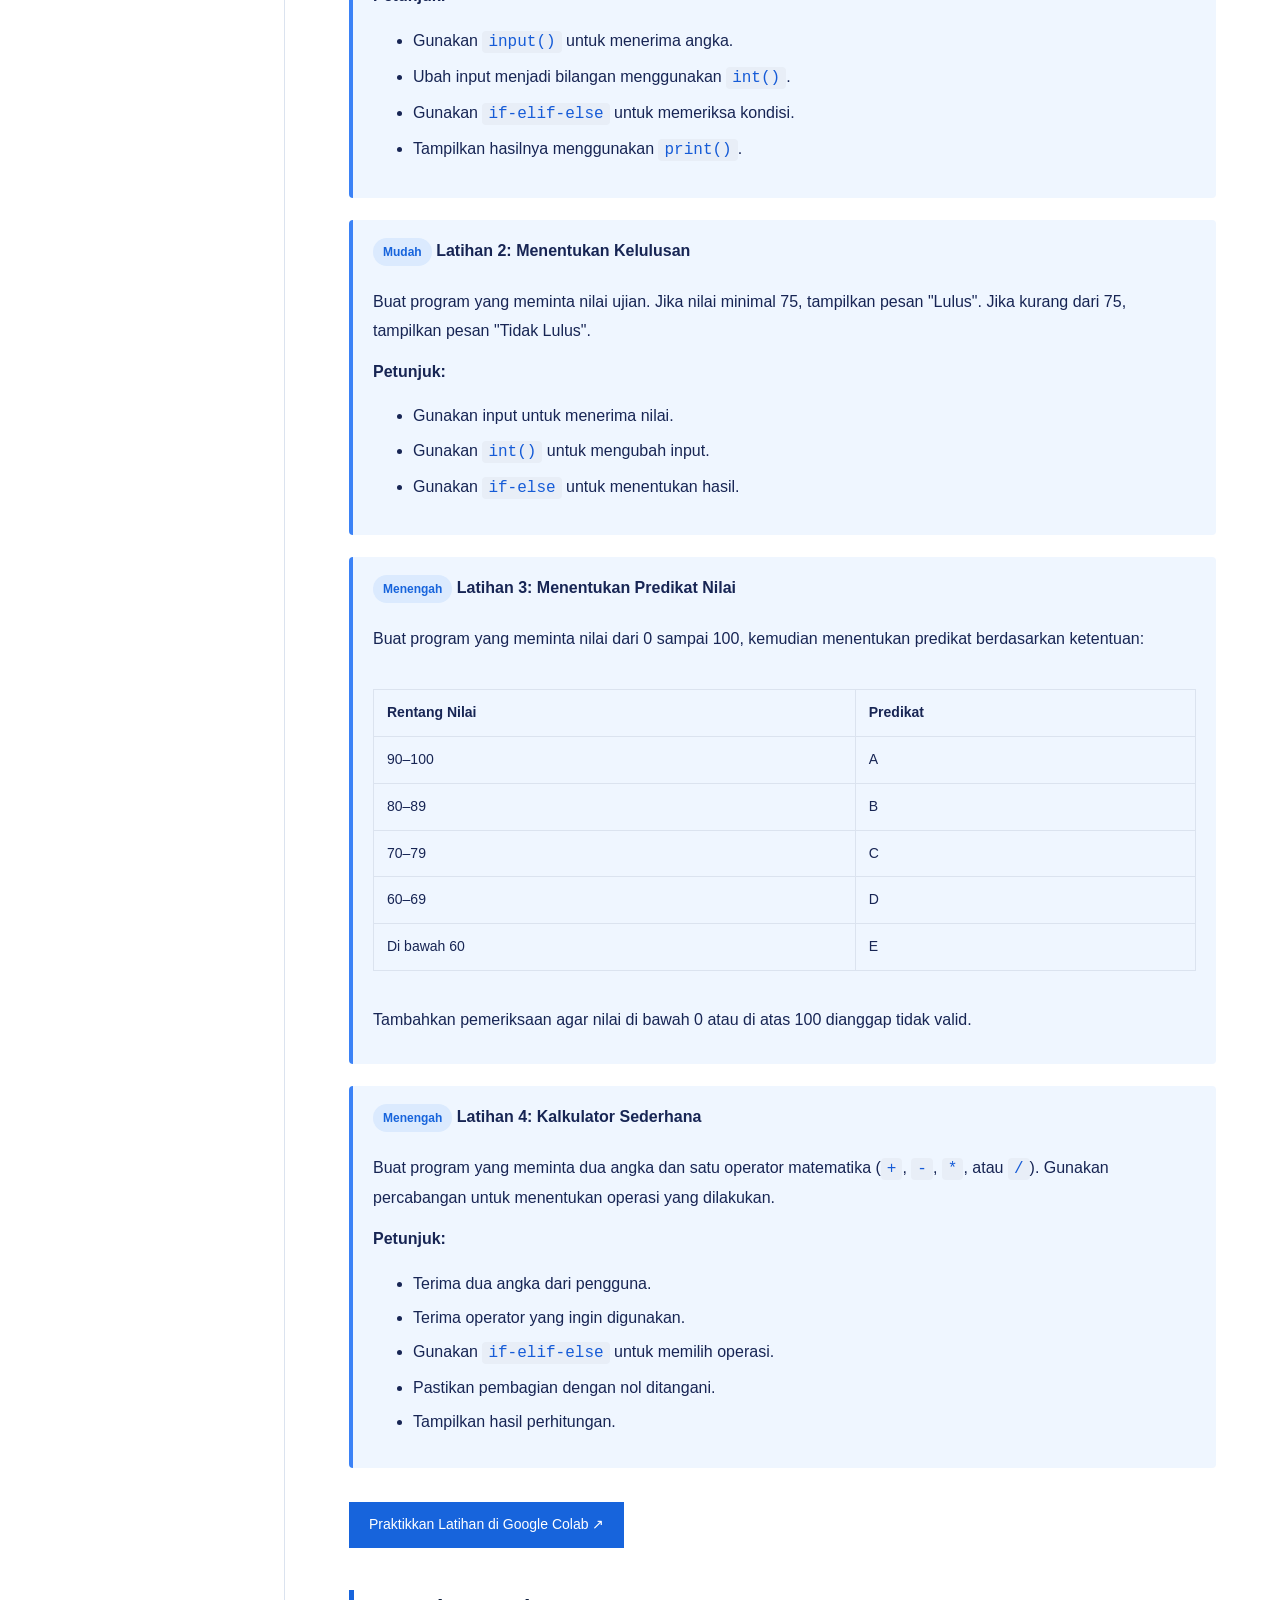
<file: percabangan.html>
<!DOCTYPE html>
<html lang="id">
  <head>
    <meta charset="UTF-8" />
    <meta name="viewport" content="width=device-width, initial-scale=1.0" />
    <title>Materi 6: Percabangan Python | Python Learn</title>
    <link rel="stylesheet" href="assets/css/style.css" />

    <style>
      /* Styling disamakan persis dengan pengenalan-python.html */
      .subsection {
        margin-bottom: 30px;
      }

      .subsection h3 {
        margin-top: 30px;
      }

      .table-responsive {
        overflow-x: auto;
        margin: 20px 0;
      }

      .content table {
        width: 100%;
        border-collapse: collapse;
        font-size: 14px;
        margin: 15px 0;
      }

      .content th,
      .content td {
        border: 1px solid #dbe3ef;
        padding: 11px 13px;
        text-align: left;
      }

      .content th {
        background: #eff6ff;
        color: #172554;
      }

      .code-output {
        background: #f8fbff;
        border-left: 4px solid #1764dc;
        padding: 12px 16px;
        border-radius: 5px;
        margin: 10px 0 20px;
      }

      .code-output strong {
        display: block;
        margin-bottom: 7px;
        color: #172554;
      }

      .code-output pre {
        margin: 0;
        white-space: pre-wrap;
      }

      .difficulty {
        display: inline-block;
        font-size: 12px;
        padding: 4px 10px;
        border-radius: 20px;
        background: #dbeafe;
        color: #1764dc;
        font-weight: bold;
        margin-bottom: 10px;
      }

      /* Kuis Interaktif */
      .quiz-container {
        border: 1px solid #dbe3ef;
        border-radius: 9px;
        padding: 22px;
        margin-top: 20px;
        background: #f8fbff;
      }

      .quiz-header {
        display: flex;
        justify-content: space-between;
        gap: 10px;
        flex-wrap: wrap;
        align-items: center;
        margin-bottom: 20px;
      }

      .quiz-progress {
        background: #e2e8f0;
        height: 8px;
        border-radius: 10px;
        overflow: hidden;
        margin-bottom: 22px;
      }

      .quiz-progress-bar {
        height: 100%;
        width: 0%;
        background: #1764dc;
        transition: width 0.3s;
      }

      .question-card {
        background: #fff;
        border: 1px solid #dbe3ef;
        border-radius: 8px;
        padding: 18px;
        margin-bottom: 16px;
      }

      .question-card h4 {
        margin: 0 0 13px;
        color: #172554;
      }

      .quiz-option {
        display: block;
        padding: 10px 12px;
        margin: 8px 0;
        border: 1px solid #dbe3ef;
        border-radius: 6px;
        cursor: pointer;
        font-size: 14px;
        background: white;
      }

      .quiz-option:hover {
        background: #eff6ff;
        border-color: #1764dc;
      }

      .quiz-option input {
        margin-right: 9px;
        accent-color: #1764dc;
      }

      .quiz-button {
        background: #1764dc;
        color: white;
        border: none;
        border-radius: 5px;
        padding: 12px 22px;
        cursor: pointer;
        font-size: 14px;
        margin-top: 10px;
      }

      .quiz-button:hover {
        background: #104bad;
      }

      .quiz-result {
        display: none;
        padding: 17px;
        margin-top: 18px;
        border-radius: 7px;
        background: #eff6ff;
        border-left: 4px solid #1764dc;
      }

      .quiz-result h4 {
        margin-top: 0;
      }

      .quiz-feedback {
        font-size: 13px;
        margin-top: 8px;
        color: #475569;
      }

      .quiz-feedback.correct {
        color: #15803d;
      }

      .quiz-feedback.wrong {
        color: #dc2626;
      }

      @media (max-width: 700px) {
        .quiz-container {
          padding: 14px;
        }
      }
    </style>
  </head>

  <body>
    <!-- HEADER -->
    <header>
      <a href="index.html" class="logo">
        <div class="logo-icon">Py</div>
        <h1>Python <span>Learn</span></h1>
      </a>

      <nav class="top-nav">
        <a href="tentang.html">Tentang</a>
        <a href="index.html">Beranda</a>
      </nav>
    </header>

    <div class="container">
      <!-- SIDEBAR -->
      <aside class="sidebar" id="sidebar"></aside>

      <!-- KONTEN MATERI -->
      <main class="content">
        <div class="breadcrumb">
          <a href="index.html">Python Learn</a>
          &nbsp; / &nbsp; Percabangan Python
        </div>

        <h2>Materi 6: Percabangan Python (If, Elif, dan Else)</h2>

        <p>
          Dalam pemrograman, program sering kali perlu mengambil keputusan
          berdasarkan kondisi tertentu. Misalnya, menentukan apakah seorang
          siswa lulus atau tidak, apakah suatu angka termasuk ganjil atau genap,
          dan menentukan predikat berdasarkan nilai.
        </p>

        <p>
          Pada materi ini, kita akan mempelajari bagaimana menggunakan
          percabangan dalam Python agar program dapat mengambil keputusan secara
          otomatis.
        </p>

        <div class="info">
          <strong>Tujuan Pembelajaran</strong>
          Setelah mempelajari materi ini, kamu diharapkan mampu:
          <ol>
            <li>Memahami konsep dan fungsi percabangan.</li>
            <li>
              Menggunakan perintah <code>if</code>, <code>elif</code>, dan
              <code>else</code>.
            </li>
            <li>Menggunakan operator perbandingan dalam kondisi.</li>
            <li>Menggabungkan beberapa kondisi dengan operator logika.</li>
            <li>Menggunakan percabangan bersarang (nested if).</li>
            <li>Membuat program sederhana menggunakan percabangan.</li>
          </ol>
        </div>

        <!-- BAGIAN 1 -->
        <section class="subsection">
          <h3>1. Pengertian Percabangan</h3>

          <p>
            Percabangan adalah salah satu konsep dasar dalam pemrograman yang
            digunakan untuk membuat keputusan berdasarkan kondisi tertentu.
          </p>

          <p>
            Dengan percabangan, program dapat menjalankan perintah yang berbeda
            sesuai dengan kondisi yang terpenuhi.
          </p>

          <p>Contoh penerapan percabangan dalam kehidupan sehari-hari:</p>

          <ul>
            <li>Jika hujan, maka membawa payung.</li>
            <li>
              Jika nilai ujian lebih dari atau sama dengan 75, maka dinyatakan
              lulus.
            </li>
            <li>Jika saldo mencukupi, maka transaksi dapat dilakukan.</li>
            <li>
              Jika usia memenuhi ketentuan, maka pengguna dapat melanjutkan
              proses.
            </li>
          </ul>

          <p>
            Dalam Python, percabangan menggunakan beberapa perintah berikut:
          </p>

          <div class="table-responsive">
            <table>
              <thead>
                <tr>
                  <th>Perintah</th>
                  <th>Fungsi</th>
                </tr>
              </thead>
              <tbody>
                <tr>
                  <td><code>if</code></td>
                  <td>Menjalankan kode jika kondisi benar.</td>
                </tr>
                <tr>
                  <td><code>elif</code></td>
                  <td>
                    Memeriksa kondisi tambahan jika kondisi sebelumnya salah.
                  </td>
                </tr>
                <tr>
                  <td><code>else</code></td>
                  <td>Menjalankan kode jika semua kondisi sebelumnya salah.</td>
                </tr>
              </tbody>
            </table>
          </div>

          <div class="info">
            <strong>Konsep Dasar:</strong>
            Percabangan bekerja dengan memeriksa suatu kondisi. Jika kondisi
            bernilai <code>True</code>, program menjalankan perintah yang
            sesuai. Jika bernilai <code>False</code>, program akan memilih jalur
            perintah lainnya jika tersedia.
          </div>
        </section>

        <!-- BAGIAN 2 -->
        <section class="subsection">
          <h3>2. Percabangan <code>if</code></h3>

          <p>
            <code>if</code> merupakan bentuk percabangan paling sederhana dalam
            Python. Perintah ini digunakan untuk menjalankan kode hanya ketika
            suatu kondisi bernilai <code>True</code> (benar).
          </p>

          <h4>Sintaks Dasar</h4>

          <pre><code>if kondisi:
    perintah</code></pre>

          <p>Contoh penggunaan:</p>

          <pre><code>umur = 18

if umur >= 17:
    print("Anda sudah cukup umur.")</code></pre>

          <div class="code-output">
            <strong>Hasil Output:</strong>
            <pre>Anda sudah cukup umur.</pre>
          </div>

          <h4>Penjelasan</h4>

          <ol>
            <li>Variabel <code>umur</code> memiliki nilai 18.</li>
            <li>Python memeriksa apakah <code>umur >= 17</code>.</li>
            <li>
              Karena kondisi bernilai benar (<code>True</code>), perintah
              <code>print()</code> dijalankan.
            </li>
          </ol>

          <h4>Contoh Ketika Kondisi Salah</h4>

          <pre><code>umur = 15

if umur >= 17:
    print("Anda sudah cukup umur.")</code></pre>

          <div class="code-output">
            <strong>Hasil Output:</strong>
            <pre>(Tidak ada output)</pre>
          </div>

          <p>
            Tidak ada output karena kondisi <code>umur >= 17</code> bernilai
            <code>False</code>. Perintah di dalam blok <code>if</code> tidak
            dijalankan.
          </p>

          <div class="info">
            <strong>Perhatikan:</strong>
            Setiap pernyataan <code>if</code> diakhiri dengan tanda titik dua
            (<code>:</code>). Perintah yang termasuk ke dalam blok
            <code>if</code> harus ditulis dengan indentasi.
          </div>
        </section>

        <!-- BAGIAN 3 -->
        <section class="subsection">
          <h3>3. Percabangan <code>if-else</code></h3>

          <p>
            <code>if-else</code> digunakan ketika program memiliki dua
            kemungkinan hasil:
          </p>

          <ul>
            <li>Jika kondisi benar, jalankan perintah <code>if</code>.</li>
            <li>Jika kondisi salah, jalankan perintah <code>else</code>.</li>
          </ul>

          <h4>Sintaks Dasar</h4>

          <pre><code>if kondisi:
    perintah_jika_benar
else:
    perintah_jika_salah</code></pre>

          <h4>Contoh 1: Menentukan Kelulusan</h4>

          <pre><code>nilai = 80

if nilai >= 75:
    print("Selamat, Anda lulus!")
else:
    print("Maaf, Anda belum lulus.")</code></pre>

          <div class="code-output">
            <strong>Hasil Output:</strong>
            <pre>Selamat, Anda lulus!</pre>
          </div>

          <h4>Contoh 2: Nilai Belum Memenuhi Kriteria</h4>

          <pre><code>nilai = 60

if nilai >= 75:
    print("Selamat, Anda lulus!")
else:
    print("Maaf, Anda belum lulus.")</code></pre>

          <div class="code-output">
            <strong>Hasil Output:</strong>
            <pre>Maaf, Anda belum lulus.</pre>
          </div>

          <h4>Penjelasan</h4>

          <p>
            Python memeriksa nilai variabel <code>nilai</code>. Jika nilainya
            minimal 75, program menampilkan pesan lulus. Jika kurang dari 75,
            program menampilkan pesan belum lulus.
          </p>

          <p>
            Dengan demikian, <code>if-else</code> memungkinkan program memilih
            salah satu dari dua kemungkinan perintah berdasarkan kondisi yang
            diperiksa.
          </p>
        </section>

        <!-- BAGIAN 4 -->
        <section class="subsection">
          <h3>4. Percabangan <code>if-elif-else</code></h3>

          <p>
            Percabangan <code>if-elif-else</code> digunakan ketika program
            memiliki lebih dari dua kemungkinan kondisi.
          </p>

          <p>
            <code>elif</code> merupakan singkatan dari <em>else if</em>, yaitu
            kondisi tambahan yang diperiksa jika kondisi sebelumnya tidak
            terpenuhi.
          </p>

          <h4>Sintaks Dasar</h4>

          <pre><code>if kondisi_1:
    perintah_1
elif kondisi_2:
    perintah_2
elif kondisi_3:
    perintah_3
else:
    perintah_lain</code></pre>

          <h4>Contoh: Menentukan Predikat Nilai</h4>

          <pre><code>nilai = 85

if nilai >= 90:
    print("Predikat A")
elif nilai >= 80:
    print("Predikat B")
elif nilai >= 70:
    print("Predikat C")
else:
    print("Predikat D")</code></pre>

          <div class="code-output">
            <strong>Hasil Output:</strong>
            <pre>Predikat B</pre>
          </div>

          <h4>Penjelasan</h4>

          <ol>
            <li>Python memeriksa apakah nilai minimal 90. Hasilnya salah.</li>
            <li>Python memeriksa apakah nilai minimal 80. Hasilnya benar.</li>
            <li>Program menampilkan <code>Predikat B</code>.</li>
            <li>Kondisi berikutnya tidak perlu diperiksa lagi.</li>
          </ol>

          <div class="info">
            <strong>Catatan Penting:</strong>
            Python akan menjalankan blok pertama yang kondisinya bernilai
            <code>True</code> dalam rangkaian <code>if-elif-else</code>. Karena
            itu, urutan kondisi harus diperhatikan.
          </div>

          <h4>Ilustrasi Urutan Pemeriksaan Kondisi</h4>

          <pre><code>nilai = 85

if nilai >= 90:
    print("A")
elif nilai >= 80:
    print("B")
elif nilai >= 70:
    print("C")
else:
    print("D")</code></pre>

          <p>
            Karena nilai 85 memenuhi kondisi kedua, program langsung menampilkan
            predikat B. Kondisi ketiga dan blok else tidak dijalankan.
          </p>
        </section>

        <!-- BAGIAN 5 -->
        <section class="subsection">
          <h3>5. Mengenal Operator Perbandingan</h3>

          <p>
            Percabangan menggunakan operator perbandingan untuk memeriksa apakah
            suatu kondisi benar atau salah.
          </p>

          <p>Berikut operator perbandingan dalam Python:</p>

          <div class="table-responsive">
            <table>
              <thead>
                <tr>
                  <th>Operator</th>
                  <th>Arti</th>
                  <th>Contoh</th>
                </tr>
              </thead>
              <tbody>
                <tr>
                  <td><code>==</code></td>
                  <td>Sama dengan</td>
                  <td><code>a == b</code></td>
                </tr>
                <tr>
                  <td><code>!=</code></td>
                  <td>Tidak sama dengan</td>
                  <td><code>a != b</code></td>
                </tr>
                <tr>
                  <td><code>&gt;</code></td>
                  <td>Lebih besar dari</td>
                  <td><code>a &gt; b</code></td>
                </tr>
                <tr>
                  <td><code>&lt;</code></td>
                  <td>Lebih kecil dari</td>
                  <td><code>a &lt; b</code></td>
                </tr>
                <tr>
                  <td><code>&gt;=</code></td>
                  <td>Lebih besar atau sama dengan</td>
                  <td><code>a &gt;= b</code></td>
                </tr>
                <tr>
                  <td><code>&lt;=</code></td>
                  <td>Lebih kecil atau sama dengan</td>
                  <td><code>a &lt;= b</code></td>
                </tr>
              </tbody>
            </table>
          </div>

          <h4>Contoh Penggunaan</h4>

          <pre><code>a = 10
b = 5

print(a == b)
print(a != b)
print(a > b)
print(a < b)</code></pre>

          <div class="code-output">
            <strong>Hasil Output:</strong>
            <pre>
False
True
True
False</pre
            >
          </div>

          <p>
            Operator perbandingan menghasilkan nilai Boolean, yaitu
            <code>True</code> atau <code>False</code>. Nilai inilah yang
            digunakan Python untuk menentukan apakah suatu blok percabangan
            dijalankan.
          </p>
        </section>

        <!-- BAGIAN 6 -->
        <section class="subsection">
          <h3>6. Mengenal Operator Logika</h3>

          <p>
            Selain operator perbandingan, Python juga memiliki operator logika
            yang dapat digunakan untuk menggabungkan beberapa kondisi.
          </p>

          <p>Terdapat tiga operator logika utama:</p>

          <div class="table-responsive">
            <table>
              <thead>
                <tr>
                  <th>Operator</th>
                  <th>Fungsi</th>
                </tr>
              </thead>
              <tbody>
                <tr>
                  <td><code>and</code></td>
                  <td>Benar jika semua kondisi benar.</td>
                </tr>
                <tr>
                  <td><code>or</code></td>
                  <td>Benar jika minimal satu kondisi benar.</td>
                </tr>
                <tr>
                  <td><code>not</code></td>
                  <td>Membalik nilai kebenaran.</td>
                </tr>
              </tbody>
            </table>
          </div>

          <h4>A. Operator <code>and</code></h4>

          <p>
            Operator <code>and</code> menghasilkan nilai <code>True</code> jika
            semua kondisi bernilai benar.
          </p>

          <pre><code>umur = 20
punya_ktp = True

if umur >= 17 and punya_ktp:
    print("Persyaratan terpenuhi.")
else:
    print("Persyaratan belum terpenuhi.")</code></pre>

          <div class="code-output">
            <strong>Hasil Output:</strong>
            <pre>Persyaratan terpenuhi.</pre>
          </div>

          <h4>B. Operator <code>or</code></h4>

          <p>
            Operator <code>or</code> menghasilkan nilai <code>True</code> jika
            minimal satu kondisi benar.
          </p>

          <pre><code>hari = "Minggu"

if hari == "Sabtu" or hari == "Minggu":
    print("Hari libur.")
else:
    print("Hari kerja.")</code></pre>

          <div class="code-output">
            <strong>Hasil Output:</strong>
            <pre>Hari libur.</pre>
          </div>

          <h4>C. Operator <code>not</code></h4>

          <p>
            Operator <code>not</code> digunakan untuk membalik nilai kondisi.
            Jika kondisi bernilai <code>True</code>, hasilnya menjadi
            <code>False</code>, begitu juga sebaliknya.
          </p>

          <pre><code>hujan = False

if not hujan:
    print("Tidak perlu membawa payung.")
else:
    print("Bawa payung.")</code></pre>

          <div class="code-output">
            <strong>Hasil Output:</strong>
            <pre>Tidak perlu membawa payung.</pre>
          </div>

          <h4>Tabel Kebenaran Operator Logika</h4>

          <div class="table-responsive">
            <table>
              <thead>
                <tr>
                  <th>A</th>
                  <th>B</th>
                  <th>A and B</th>
                  <th>A or B</th>
                </tr>
              </thead>
              <tbody>
                <tr>
                  <td>True</td>
                  <td>True</td>
                  <td>True</td>
                  <td>True</td>
                </tr>
                <tr>
                  <td>True</td>
                  <td>False</td>
                  <td>False</td>
                  <td>True</td>
                </tr>
                <tr>
                  <td>False</td>
                  <td>True</td>
                  <td>False</td>
                  <td>True</td>
                </tr>
                <tr>
                  <td>False</td>
                  <td>False</td>
                  <td>False</td>
                  <td>False</td>
                </tr>
              </tbody>
            </table>
          </div>

          <p>Operator <code>not</code> memiliki tabel kebenaran berikut:</p>

          <div class="table-responsive">
            <table>
              <thead>
                <tr>
                  <th>A</th>
                  <th>not A</th>
                </tr>
              </thead>
              <tbody>
                <tr>
                  <td>True</td>
                  <td>False</td>
                </tr>
                <tr>
                  <td>False</td>
                  <td>True</td>
                </tr>
              </tbody>
            </table>
          </div>
        </section>

        <!-- BAGIAN 7 -->
        <section class="subsection">
          <h3>7. Percabangan Bersarang (Nested If)</h3>

          <p>
            Nested if adalah percabangan yang berada di dalam percabangan
            lainnya.
          </p>

          <p>
            Teknik ini berguna ketika suatu kondisi perlu diperiksa lagi setelah
            kondisi sebelumnya terpenuhi.
          </p>

          <h4>Contoh: Pemeriksaan Usia dan Tiket</h4>

          <pre><code>umur = 20
memiliki_tiket = True

if umur >= 17:
    if memiliki_tiket:
        print("Silakan masuk.")
    else:
        print("Anda harus memiliki tiket.")
else:
    print("Usia belum memenuhi ketentuan.")</code></pre>

          <div class="code-output">
            <strong>Hasil Output:</strong>
            <pre>Silakan masuk.</pre>
          </div>

          <h4>Penjelasan</h4>

          <ol>
            <li>Program memeriksa apakah umur minimal 17 tahun.</li>
            <li>
              Jika benar, program memeriksa apakah pengguna memiliki tiket.
            </li>
            <li>
              Jika kedua kondisi terpenuhi, program menampilkan pesan bahwa
              pengguna boleh masuk.
            </li>
          </ol>

          <p>
            Perhatikan bahwa terdapat dua tingkat percabangan. Kondisi kedua
            hanya diperiksa jika kondisi pertama terpenuhi.
          </p>

          <div class="info">
            <strong>Perhatikan Indentasi:</strong>
            Pada nested if, setiap tingkat percabangan memiliki indentasi
            tersendiri. Pastikan jarak indentasi ditulis secara konsisten.
          </div>
        </section>

        <!-- BAGIAN 8 -->
        <section class="subsection">
          <h3>8. Contoh Project: Program Penilaian Siswa</h3>

          <p>
            Sekarang kita akan membuat program sederhana untuk menentukan
            predikat nilai siswa menggunakan percabangan.
          </p>

          <h4>Kode Program</h4>

          <pre><code># Program Penilaian Siswa

print("=== PROGRAM PENILAIAN SISWA ===")

nama = input("Masukkan nama siswa: ")
nilai = int(input("Masukkan nilai: "))

print("\n=== HASIL PENILAIAN ===")
print("Nama:", nama)
print("Nilai:", nilai)

if nilai < 0 or nilai > 100:
    print("Nilai tidak valid.")
elif nilai >= 90:
    print("Predikat: A")
    print("Keterangan: Sangat Baik")
elif nilai >= 80:
    print("Predikat: B")
    print("Keterangan: Baik")
elif nilai >= 70:
    print("Predikat: C")
    print("Keterangan: Cukup")
elif nilai >= 60:
    print("Predikat: D")
    print("Keterangan: Kurang")
else:
    print("Predikat: E")
    print("Keterangan: Perlu Belajar Lagi")</code></pre>

          <div class="code-output">
            <strong>Contoh Hasil Program:</strong>
            <pre>
=== PROGRAM PENILAIAN SISWA ===
Masukkan nama siswa: Andi
Masukkan nilai: 85

=== HASIL PENILAIAN ===
Nama: Andi
Nilai: 85
Predikat: B
Keterangan: Baik</pre
            >
          </div>

          <h4>Penjelasan Program</h4>

          <ol>
            <li>Program meminta nama dan nilai siswa.</li>
            <li>
              Nilai diperiksa terlebih dahulu untuk memastikan berada pada
              rentang 0–100.
            </li>
            <li>Jika nilai minimal 90, siswa mendapat predikat A.</li>
            <li>Jika nilai minimal 80, siswa mendapat predikat B.</li>
            <li>Jika nilai minimal 70, siswa mendapat predikat C.</li>
            <li>Jika nilai minimal 60, siswa mendapat predikat D.</li>
            <li>
              Jika tidak memenuhi kondisi sebelumnya, siswa mendapat predikat E.
            </li>
          </ol>

          <div class="info">
            <strong>Hal yang perlu diperhatikan:</strong>
            Program memeriksa rentang nilai terlebih dahulu. Dengan demikian,
            nilai di bawah 0 atau di atas 100 tidak akan dianggap sebagai nilai
            yang valid.
          </div>

          <a
            class="colab-button"
            href="https://colab.research.google.com/#create=true"
            target="_blank"
            rel="noopener"
          >
            Praktikkan di Google Colab ↗
          </a>
        </section>

        <!-- BAGIAN 9 -->
        <section class="subsection">
          <h3>
            9. Contoh Project: Program Menentukan Bilangan Ganjil atau Genap
          </h3>

          <p>
            Program ini digunakan untuk menentukan apakah sebuah angka termasuk
            bilangan ganjil atau genap.
          </p>

          <h4>Kode Program</h4>

          <pre><code># Program Menentukan Bilangan Ganjil atau Genap

angka = int(input("Masukkan sebuah angka: "))

if angka % 2 == 0:
    print("Bilangan Genap")
else:
    print("Bilangan Ganjil")</code></pre>

          <div class="code-output">
            <strong>Contoh Hasil Pertama:</strong>
            <pre>
Masukkan sebuah angka: 10
Bilangan Genap</pre
            >
          </div>

          <div class="code-output">
            <strong>Contoh Hasil Kedua:</strong>
            <pre>
Masukkan sebuah angka: 7
Bilangan Ganjil</pre
            >
          </div>

          <h4>Penjelasan</h4>

          <ul>
            <li>
              Operator <code>%</code> digunakan untuk mendapatkan sisa hasil
              bagi.
            </li>
            <li>
              Jika angka dibagi 2 menghasilkan sisa 0, maka termasuk bilangan
              genap.
            </li>
            <li>Jika sisanya bukan 0, maka termasuk bilangan ganjil.</li>
          </ul>

          <div class="info">
            <strong>Contoh:</strong>
            <ul>
              <li>10 % 2 = 0, sehingga 10 adalah bilangan genap.</li>
              <li>7 % 2 = 1, sehingga 7 adalah bilangan ganjil.</li>
            </ul>
          </div>

          <a
            class="colab-button"
            href="https://colab.research.google.com/#create=true"
            target="_blank"
            rel="noopener"
          >
            Praktikkan di Google Colab ↗
          </a>
        </section>

        <!-- BAGIAN 10 -->
        <section class="subsection">
          <h3>10. Kesalahan yang Sering Terjadi</h3>

          <p>
            Saat belajar percabangan, pemula sering melakukan beberapa kesalahan
            berikut:
          </p>

          <div class="table-responsive">
            <table>
              <thead>
                <tr>
                  <th>Kesalahan</th>
                  <th>Penyebab</th>
                  <th>Solusi</th>
                </tr>
              </thead>
              <tbody>
                <tr>
                  <td><code>SyntaxError</code></td>
                  <td>Penulisan sintaks salah.</td>
                  <td>Periksa tanda titik dua dan penulisan perintah.</td>
                </tr>
                <tr>
                  <td><code>IndentationError</code></td>
                  <td>Jarak indentasi tidak konsisten.</td>
                  <td>Gunakan indentasi yang konsisten.</td>
                </tr>
                <tr>
                  <td>Kondisi tidak berjalan</td>
                  <td>Operator perbandingan salah.</td>
                  <td>Periksa operator yang digunakan.</td>
                </tr>
                <tr>
                  <td>Hasil kondisi tidak sesuai</td>
                  <td>Urutan kondisi kurang tepat.</td>
                  <td>Susun kondisi berdasarkan rentang yang sesuai.</td>
                </tr>
                <tr>
                  <td><code>TypeError</code></td>
                  <td>Tipe data tidak sesuai.</td>
                  <td>Periksa dan sesuaikan tipe data.</td>
                </tr>
              </tbody>
            </table>
          </div>

          <h4>Contoh Kesalahan Indentasi</h4>

          <p><strong>Kode yang salah:</strong></p>

          <pre><code>nilai = 80

if nilai >= 75:
print("Anda lulus")</code></pre>

          <p><strong>Kode yang benar:</strong></p>

          <pre><code>nilai = 80

if nilai >= 75:
    print("Anda lulus")</code></pre>

          <p>
            Perhatikan bahwa perintah di dalam blok <code>if</code> harus
            memiliki indentasi. Pada Python, indentasi digunakan untuk
            menunjukkan bagian kode yang termasuk dalam suatu blok perintah.
          </p>

          <div class="info">
            <strong>Tips:</strong>
            Biasakan menggunakan empat spasi untuk setiap tingkat indentasi.
            Jangan mencampurkan tab dan spasi secara tidak konsisten.
          </div>
        </section>

        <!-- BAGIAN 11 -->
        <section class="subsection">
          <h3>11. Latihan Mandiri</h3>

          <p>
            Setelah mempelajari materi di atas, cobalah menyelesaikan latihan
            berikut menggunakan Google Colab.
          </p>

          <div class="info">
            <span class="difficulty">Mudah</span>
            <strong>Latihan 1: Menentukan Bilangan Positif atau Negatif</strong>
            <p>
              Buat program yang meminta pengguna memasukkan sebuah angka.
              Tentukan apakah angka tersebut positif, negatif, atau nol.
            </p>
            <p><strong>Petunjuk:</strong></p>
            <ul>
              <li>Gunakan <code>input()</code> untuk menerima angka.</li>
              <li>
                Ubah input menjadi bilangan menggunakan <code>int()</code>.
              </li>
              <li>
                Gunakan <code>if-elif-else</code> untuk memeriksa kondisi.
              </li>
              <li>Tampilkan hasilnya menggunakan <code>print()</code>.</li>
            </ul>
          </div>

          <div class="info">
            <span class="difficulty">Mudah</span>
            <strong>Latihan 2: Menentukan Kelulusan</strong>
            <p>
              Buat program yang meminta nilai ujian. Jika nilai minimal 75,
              tampilkan pesan "Lulus". Jika kurang dari 75, tampilkan pesan
              "Tidak Lulus".
            </p>
            <p><strong>Petunjuk:</strong></p>
            <ul>
              <li>Gunakan input untuk menerima nilai.</li>
              <li>Gunakan <code>int()</code> untuk mengubah input.</li>
              <li>Gunakan <code>if-else</code> untuk menentukan hasil.</li>
            </ul>
          </div>

          <div class="info">
            <span class="difficulty">Menengah</span>
            <strong>Latihan 3: Menentukan Predikat Nilai</strong>
            <p>
              Buat program yang meminta nilai dari 0 sampai 100, kemudian
              menentukan predikat berdasarkan ketentuan:
            </p>
            <div class="table-responsive">
              <table>
                <thead>
                  <tr>
                    <th>Rentang Nilai</th>
                    <th>Predikat</th>
                  </tr>
                </thead>
                <tbody>
                  <tr>
                    <td>90–100</td>
                    <td>A</td>
                  </tr>
                  <tr>
                    <td>80–89</td>
                    <td>B</td>
                  </tr>
                  <tr>
                    <td>70–79</td>
                    <td>C</td>
                  </tr>
                  <tr>
                    <td>60–69</td>
                    <td>D</td>
                  </tr>
                  <tr>
                    <td>Di bawah 60</td>
                    <td>E</td>
                  </tr>
                </tbody>
              </table>
            </div>
            <p>
              Tambahkan pemeriksaan agar nilai di bawah 0 atau di atas 100
              dianggap tidak valid.
            </p>
          </div>

          <div class="info">
            <span class="difficulty">Menengah</span>
            <strong>Latihan 4: Kalkulator Sederhana</strong>
            <p>
              Buat program yang meminta dua angka dan satu operator matematika
              (<code>+</code>, <code>-</code>, <code>*</code>, atau
              <code>/</code>). Gunakan percabangan untuk menentukan operasi yang
              dilakukan.
            </p>
            <p><strong>Petunjuk:</strong></p>
            <ul>
              <li>Terima dua angka dari pengguna.</li>
              <li>Terima operator yang ingin digunakan.</li>
              <li>Gunakan <code>if-elif-else</code> untuk memilih operasi.</li>
              <li>Pastikan pembagian dengan nol ditangani.</li>
              <li>Tampilkan hasil perhitungan.</li>
            </ul>
          </div>

          <a
            class="colab-button"
            href="https://colab.research.google.com/#create=true"
            target="_blank"
            rel="noopener"
          >
            Praktikkan Latihan di Google Colab ↗
          </a>
        </section>

        <!-- BAGIAN 12 -->
        <section class="subsection">
          <h3>12. Kuis Pemahaman</h3>

          <p>
            Uji pemahamanmu tentang percabangan Python melalui kuis berikut!
            Pilih satu jawaban yang paling tepat untuk setiap pertanyaan.
          </p>

          <div class="quiz-container">
            <div class="quiz-header">
              <strong>Kuis Percabangan Python</strong>
              <span id="quiz-count">0/5 dijawab</span>
            </div>

            <div class="quiz-progress">
              <div class="quiz-progress-bar" id="quiz-progress-bar"></div>
            </div>

            <form id="quiz-form">
              <div class="question-card">
                <h4>1. Apa fungsi utama percabangan dalam Python?</h4>

                <label class="quiz-option">
                  <input type="radio" name="q1" value="a" />
                  Mengulang perintah
                </label>

                <label class="quiz-option">
                  <input type="radio" name="q1" value="b" />
                  Membuat keputusan berdasarkan kondisi
                </label>

                <label class="quiz-option">
                  <input type="radio" name="q1" value="c" />
                  Menyimpan data
                </label>

                <label class="quiz-option">
                  <input type="radio" name="q1" value="d" />
                  Menghapus variabel
                </label>

                <div class="quiz-feedback" id="feedback-q1"></div>
              </div>

              <div class="question-card">
                <h4>
                  2. Perintah apa yang digunakan ketika kondisi if sebelumnya
                  tidak terpenuhi dan ingin memeriksa kondisi lain?
                </h4>

                <label class="quiz-option">
                  <input type="radio" name="q2" value="a" />
                  else
                </label>

                <label class="quiz-option">
                  <input type="radio" name="q2" value="b" />
                  for
                </label>

                <label class="quiz-option">
                  <input type="radio" name="q2" value="c" />
                  elif
                </label>

                <label class="quiz-option">
                  <input type="radio" name="q2" value="d" />
                  while
                </label>

                <div class="quiz-feedback" id="feedback-q2"></div>
              </div>

              <div class="question-card">
                <h4>
                  3. Apa hasil dari kode berikut? nilai = 80; if nilai >= 75:
                  print('Lulus') else: print('Tidak Lulus')
                </h4>

                <label class="quiz-option">
                  <input type="radio" name="q3" value="a" />
                  Tidak Lulus
                </label>

                <label class="quiz-option">
                  <input type="radio" name="q3" value="b" />
                  Lulus
                </label>

                <label class="quiz-option">
                  <input type="radio" name="q3" value="c" />
                  Error
                </label>

                <label class="quiz-option">
                  <input type="radio" name="q3" value="d" />
                  Tidak ada output
                </label>

                <div class="quiz-feedback" id="feedback-q3"></div>
              </div>

              <div class="question-card">
                <h4>
                  4. Operator logika yang mengharuskan semua kondisi bernilai
                  benar adalah...
                </h4>

                <label class="quiz-option">
                  <input type="radio" name="q4" value="a" />
                  or
                </label>

                <label class="quiz-option">
                  <input type="radio" name="q4" value="b" />
                  not
                </label>

                <label class="quiz-option">
                  <input type="radio" name="q4" value="c" />
                  and
                </label>

                <label class="quiz-option">
                  <input type="radio" name="q4" value="d" />
                  !=
                </label>

                <div class="quiz-feedback" id="feedback-q4"></div>
              </div>

              <div class="question-card">
                <h4>
                  5. Apa hasil dari kode berikut? angka = 7; if angka % 2 == 0:
                  print('Genap') else: print('Ganjil')
                </h4>

                <label class="quiz-option">
                  <input type="radio" name="q5" value="a" />
                  Genap
                </label>

                <label class="quiz-option">
                  <input type="radio" name="q5" value="b" />
                  Ganjil
                </label>

                <label class="quiz-option">
                  <input type="radio" name="q5" value="c" />
                  7
                </label>

                <label class="quiz-option">
                  <input type="radio" name="q5" value="d" />
                  Error
                </label>

                <div class="quiz-feedback" id="feedback-q5"></div>
              </div>

              <button type="button" class="quiz-button" id="check-quiz">
                Periksa Jawaban
              </button>

              <button
                type="button"
                class="quiz-button"
                id="reset-quiz"
                style="background: #64748b; display: none"
              >
                Ulangi Kuis
              </button>
            </form>

            <div class="quiz-result" id="quiz-result">
              <h4>Hasil Kuis</h4>
              <p id="quiz-score"></p>
              <p id="quiz-message"></p>
            </div>
          </div>
        </section>

        <!-- BAGIAN 13 -->
        <section class="subsection">
          <h3>13. Kesimpulan</h3>

          <p>
            Pada materi ini, kita telah mempelajari beberapa konsep penting
            tentang percabangan Python. Percabangan merupakan salah satu konsep
            dasar yang memungkinkan program mengambil keputusan berdasarkan
            kondisi tertentu.
          </p>

          <p>Berikut rangkuman materi yang telah dipelajari:</p>

          <ol>
            <li>Pengertian dan fungsi percabangan.</li>
            <li>Penggunaan <code>if</code> untuk memeriksa satu kondisi.</li>
            <li>
              Penggunaan <code>if-else</code> untuk dua kemungkinan kondisi.
            </li>
            <li>
              Penggunaan <code>if-elif-else</code> untuk beberapa kondisi.
            </li>
            <li>
              Operator perbandingan seperti <code>==</code>, <code>!=</code>,
              <code>&gt;</code>, dan <code>&lt;</code>.
            </li>
            <li>
              Operator logika seperti <code>and</code>, <code>or</code>, dan
              <code>not</code>.
            </li>
            <li>Percabangan bersarang atau nested if.</li>
            <li>
              Penerapan percabangan dalam program penilaian dan penentuan
              bilangan ganjil atau genap.
            </li>
          </ol>

          <div class="info">
            <strong>Poin Penting:</strong>
            Percabangan membuat program menjadi lebih pintar karena dapat
            mengambil keputusan berdasarkan kondisi yang diberikan. Dengan
            memahami <code>if</code>, <code>elif</code>, dan <code>else</code>,
            kamu dapat membuat program yang mampu memberikan respons berbeda
            sesuai dengan situasi yang dihadapi.
          </div>
        </section>

        <!-- TUGAS MATERI -->
        <div class="task">
          <h3>Tugas 6: Membuat Program Penilaian Hasil Belajar</h3>

          <p>
            Buatlah sebuah program penilaian hasil belajar siswa menggunakan
            percabangan Python. Program harus dapat menerima identitas siswa,
            memeriksa nilai, menentukan predikat, dan menampilkan keterangan
            hasil belajar.
          </p>

          <p><strong>Ketentuan Tugas:</strong></p>

          <ol>
            <li>Program meminta nama lengkap siswa.</li>
            <li>Program meminta kelas siswa.</li>
            <li>Program meminta nilai mata pelajaran.</li>
            <li>
              Program memeriksa apakah nilai berada pada rentang 0 sampai 100.
            </li>
            <li>
              Program menentukan predikat menggunakan <code>if-elif-else</code>
              dengan ketentuan:
              <ul>
                <li>90–100: A (Sangat Baik)</li>
                <li>80–89: B (Baik)</li>
                <li>70–79: C (Cukup)</li>
                <li>60–69: D (Kurang)</li>
                <li>0–59: E (Perlu Belajar Lagi)</li>
              </ul>
            </li>
            <li>
              Jika nilai tidak berada pada rentang 0–100, program menampilkan
              pesan "Nilai tidak valid".
            </li>
            <li>
              Gunakan <code>print()</code> atau f-string untuk menampilkan hasil
              dengan rapi.
            </li>
          </ol>

          <h4>Contoh Gambaran Output</h4>

          <pre><code>================================
    PROGRAM PENILAIAN SISWA
================================

Masukkan nama siswa : Andi
Masukkan kelas      : 10A
Masukkan nilai      : 85

================================
       HASIL PENILAIAN
================================

Nama       : Andi
Kelas      : 10A
Nilai      : 85
Predikat   : B
Keterangan : Baik

================================</code></pre>

          <p><strong>Petunjuk Pengerjaan dan Pengumpulan:</strong></p>

          <ol>
            <li>Buka Google Colab melalui tombol di bawah.</li>
            <li>
              Buat notebook baru dengan nama <code>Tugas6_Nama_NIM</code>.
            </li>
            <li>Kerjakan program sesuai ketentuan tugas.</li>
            <li>
              Jalankan program dan uji menggunakan beberapa nilai yang berbeda.
            </li>
            <li>Pastikan program dapat menangani nilai yang tidak valid.</li>
            <li>Simpan notebook di Google Drive.</li>
            <li>
              Bagikan notebook dengan pengaturan akses yang memungkinkan
              dosen/guru melihat hasil pekerjaan.
            </li>
            <li>
              Kumpulkan tautan notebook melalui tombol
              <strong>Pengumpulan Tugas</strong> pada sidebar website.
            </li>
          </ol>

          <a
            href="https://colab.research.google.com/#create=true"
            target="_blank"
            class="colab-button"
            rel="noopener"
          >
            Mulai Mengerjakan di Google Colab ↗
          </a>
        </div>

        <!-- NAVIGASI MATERI -->
        <div class="navigation" id="navigation"></div>
      </main>
    </div>

    <!-- FOOTER -->
    <footer>Python Learn | Media Pembelajaran Python Dasar</footer>

    <script src="assets/js/script.js"></script>

    <script>
      // Kunci jawaban & penjelasan kuis diselaraskan dengan standar format kuis
      const jawabanBenar = {
        q1: 'b',
        q2: 'c',
        q3: 'b',
        q4: 'c',
        q5: 'b',
      };

      const penjelasan = {
        q1: 'Percabangan digunakan untuk membuat keputusan dan menjalankan perintah berdasarkan kondisi tertentu.',
        q2: 'elif digunakan untuk memeriksa kondisi tambahan jika kondisi sebelumnya bernilai False.',
        q3: 'Nilai 80 lebih besar dari atau sama dengan 75, sehingga program menampilkan Lulus.',
        q4: 'Operator and menghasilkan True jika seluruh kondisi yang diperiksa bernilai True.',
        q5: 'Angka 7 dibagi 2 menghasilkan sisa 1. Karena sisanya bukan 0, angka tersebut termasuk bilangan ganjil.',
      };

      const form = document.getElementById('quiz-form');
      const jumlahSoal = 5;

      function perbaruiProgress() {
        let terjawab = 0;

        for (let i = 1; i <= jumlahSoal; i++) {
          if (form.querySelector(`input[name="q${i}"]:checked`)) {
            terjawab++;
          }
        }

        document.getElementById(
          'quiz-count'
        ).textContent = `${terjawab}/${jumlahSoal} dijawab`;

        document.getElementById('quiz-progress-bar').style.width = `${
          (terjawab / jumlahSoal) * 100
        }%`;
      }

      form.addEventListener('change', perbaruiProgress);

      document
        .getElementById('check-quiz')
        .addEventListener('click', function () {
          let skor = 0;
          let belumDijawab = [];

          for (let i = 1; i <= jumlahSoal; i++) {
            const pilihan = form.querySelector(`input[name="q${i}"]:checked`);
            const feedback = document.getElementById(`feedback-q${i}`);

            feedback.className = 'quiz-feedback';

            if (!pilihan) {
              belumDijawab.push(i);
              feedback.textContent = 'Belum dijawab.';
              feedback.classList.add('wrong');
              continue;
            }

            if (pilihan.value === jawabanBenar[`q${i}`]) {
              skor++;
              feedback.textContent = 'Benar! ' + penjelasan[`q${i}`];
              feedback.classList.add('correct');
            } else {
              feedback.textContent = 'Belum tepat. ' + penjelasan[`q${i}`];
              feedback.classList.add('wrong');
            }
          }

          if (belumDijawab.length > 0) {
            alert(
              'Masih ada soal yang belum dijawab: ' +
                belumDijawab.join(', ') +
                '. Silakan lengkapi terlebih dahulu.'
            );
            return;
          }

          const nilai = Math.round((skor / jumlahSoal) * 100);

          document.getElementById('quiz-result').style.display = 'block';

          document.getElementById(
            'quiz-score'
          ).textContent = `Jawaban benar: ${skor} dari ${jumlahSoal} soal. Nilai: ${nilai}/100.`;

          let pesan = '';

          if (nilai === 100) {
            pesan = 'Luar biasa! Semua jawabanmu benar. Pertahankan!';
          } else if (nilai >= 80) {
            pesan = 'Bagus! Kamu sudah memahami materi dengan sangat baik.';
          } else if (nilai >= 60) {
            pesan = 'Cukup baik. Pelajari kembali bagian yang belum dikuasai.';
          } else {
            pesan = 'Jangan menyerah! Pelajari kembali materi dan coba lagi.';
          }

          document.getElementById('quiz-message').textContent = pesan;

          document.getElementById('check-quiz').style.display = 'none';
          document.getElementById('reset-quiz').style.display = 'inline-block';

          document.getElementById('quiz-result').scrollIntoView({
            behavior: 'smooth',
            block: 'center',
          });
        });

      document
        .getElementById('reset-quiz')
        .addEventListener('click', function () {
          form.reset();

          for (let i = 1; i <= jumlahSoal; i++) {
            const feedback = document.getElementById(`feedback-q${i}`);
            feedback.textContent = '';
            feedback.className = 'quiz-feedback';
          }

          document.getElementById('quiz-result').style.display = 'none';
          document.getElementById('check-quiz').style.display = 'inline-block';
          document.getElementById('reset-quiz').style.display = 'none';

          perbaruiProgress();

          window.scrollTo({
            top: document.querySelector('.quiz-container').offsetTop,
            behavior: 'smooth',
          });
        });

      perbaruiProgress();
    </script>
  </body>
</html>
</file>
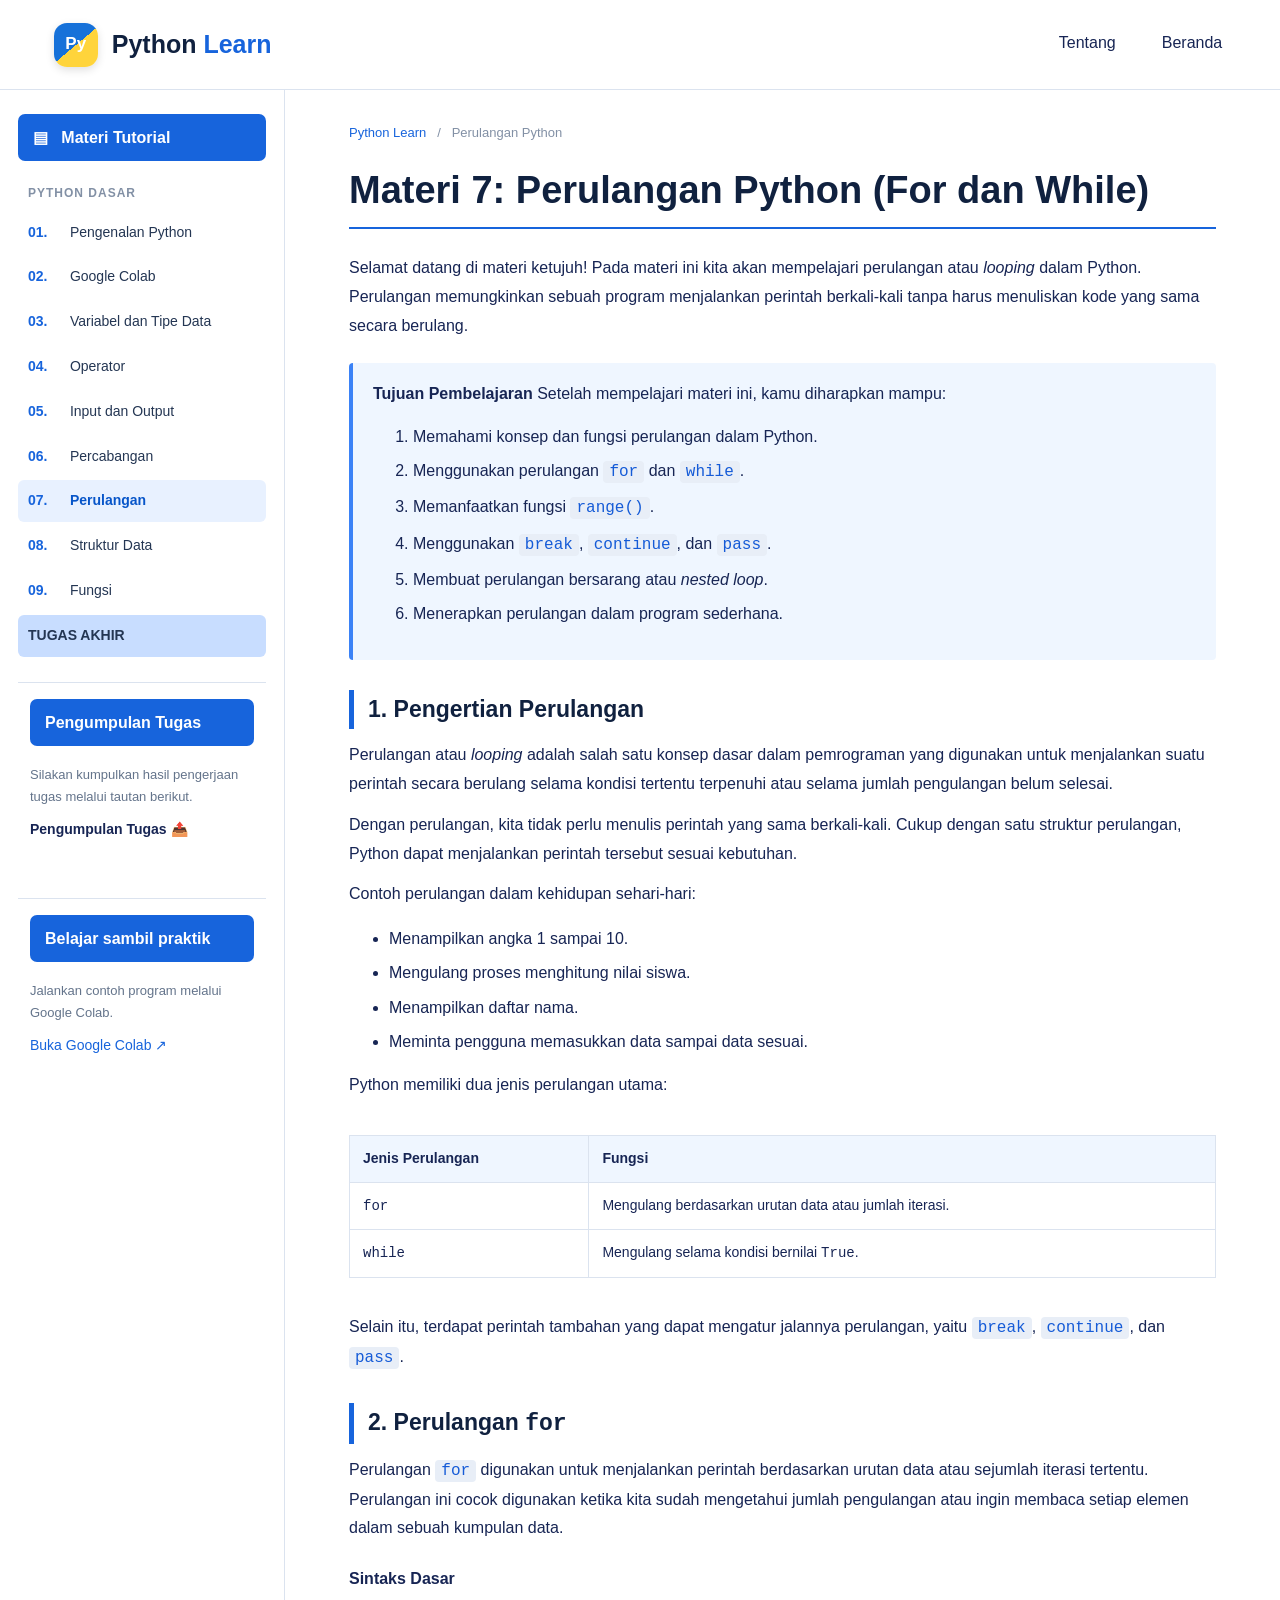
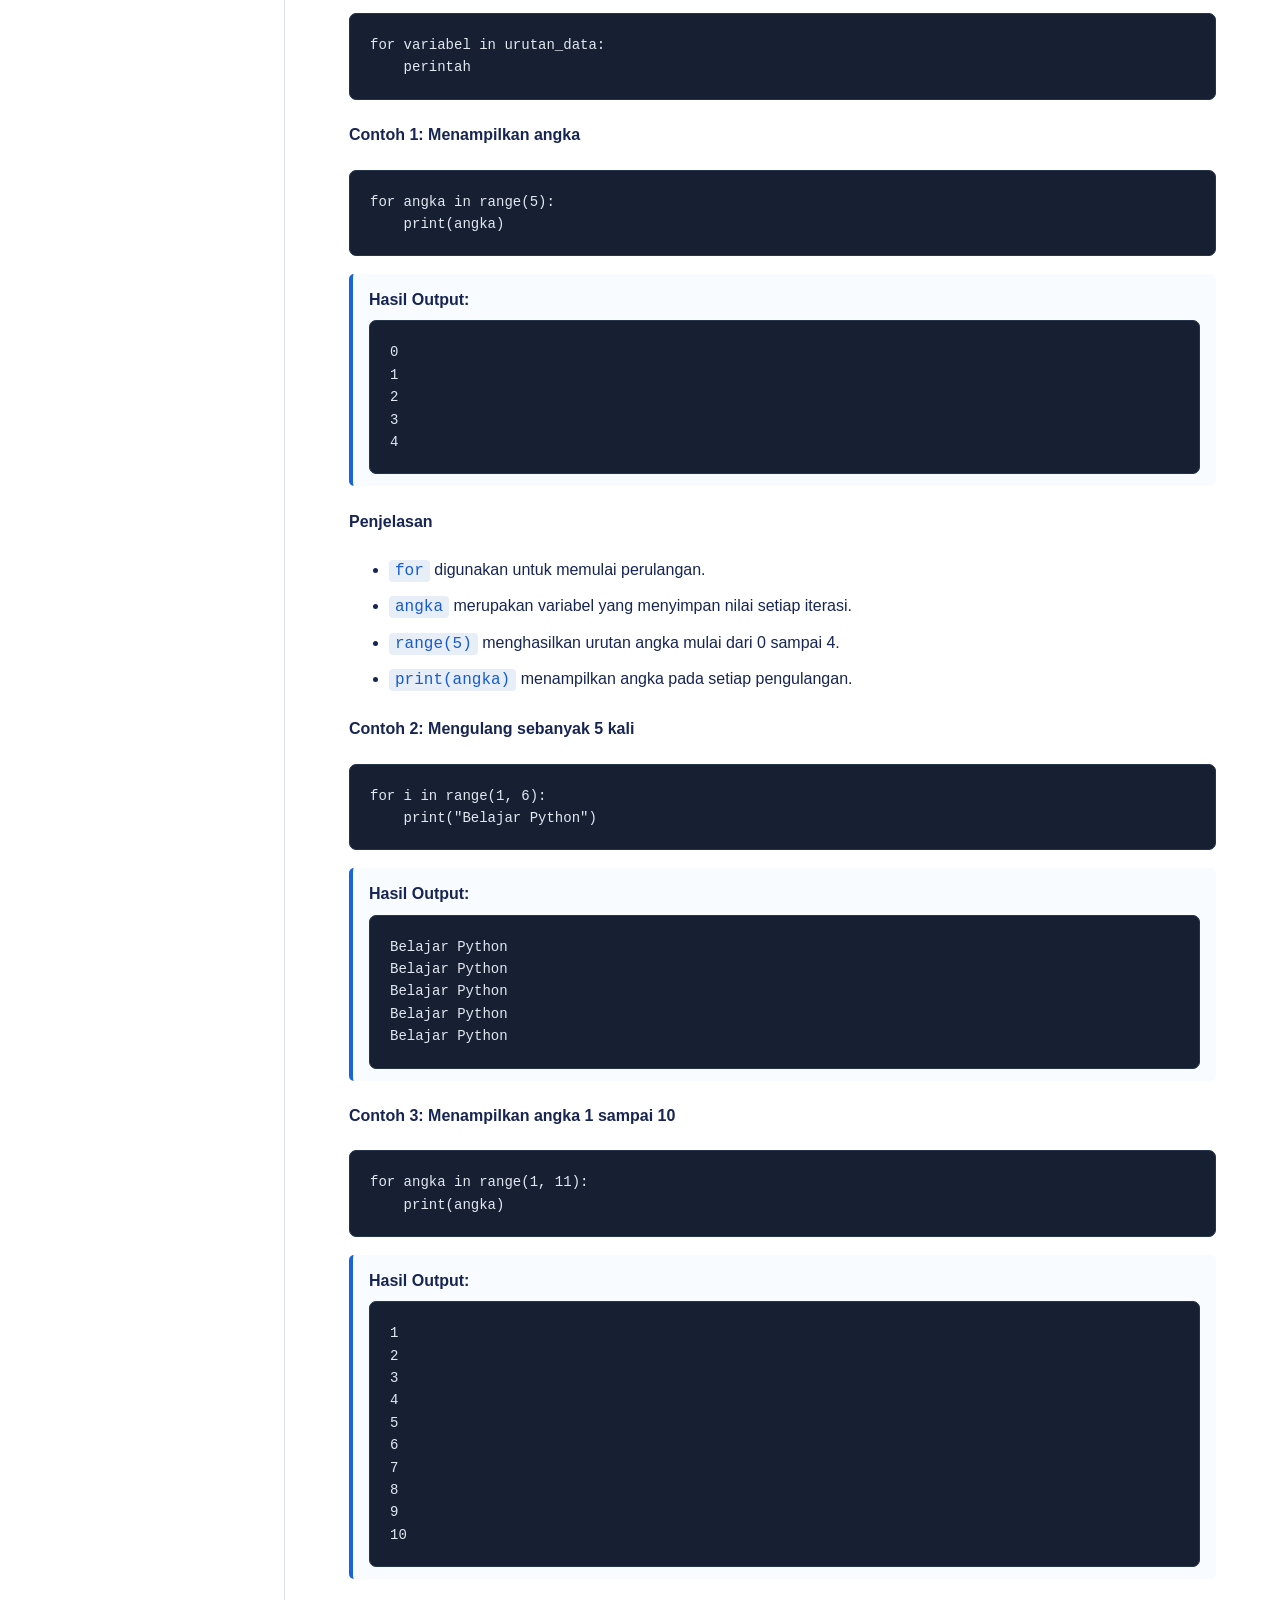
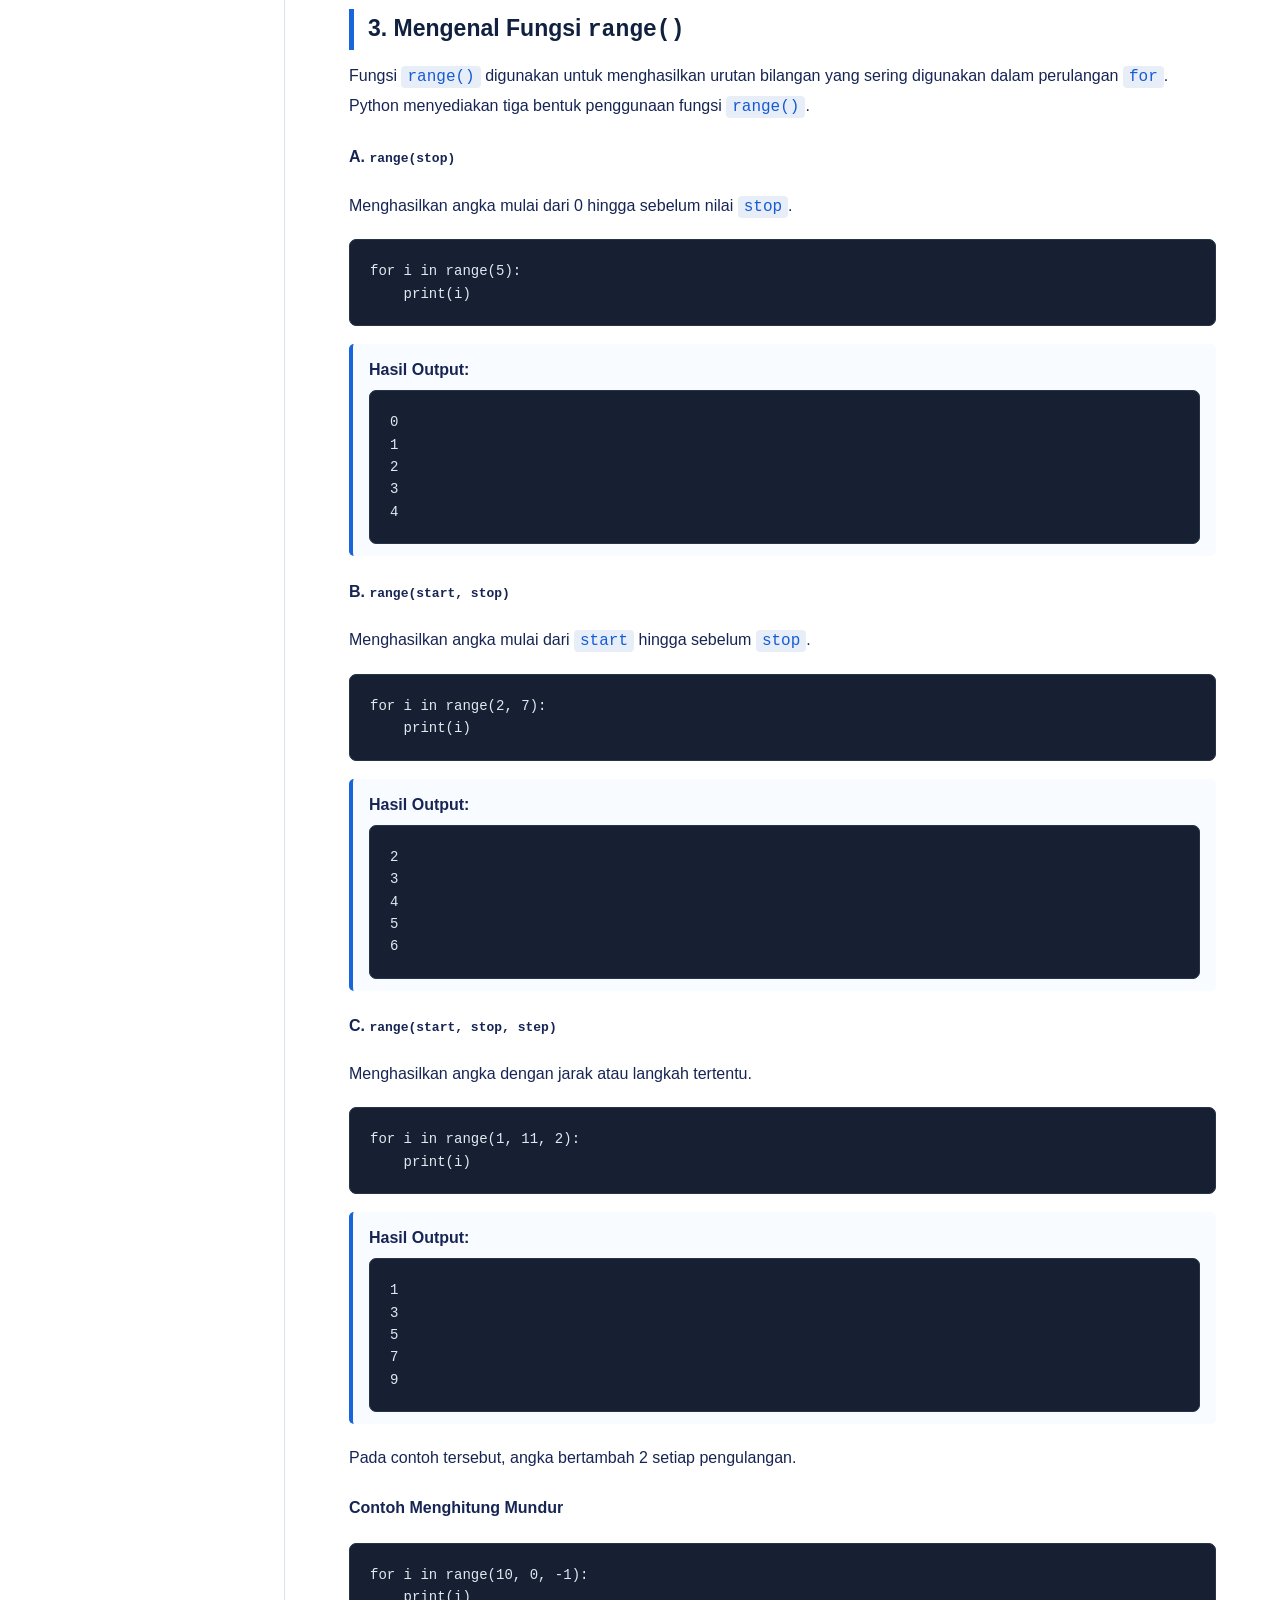
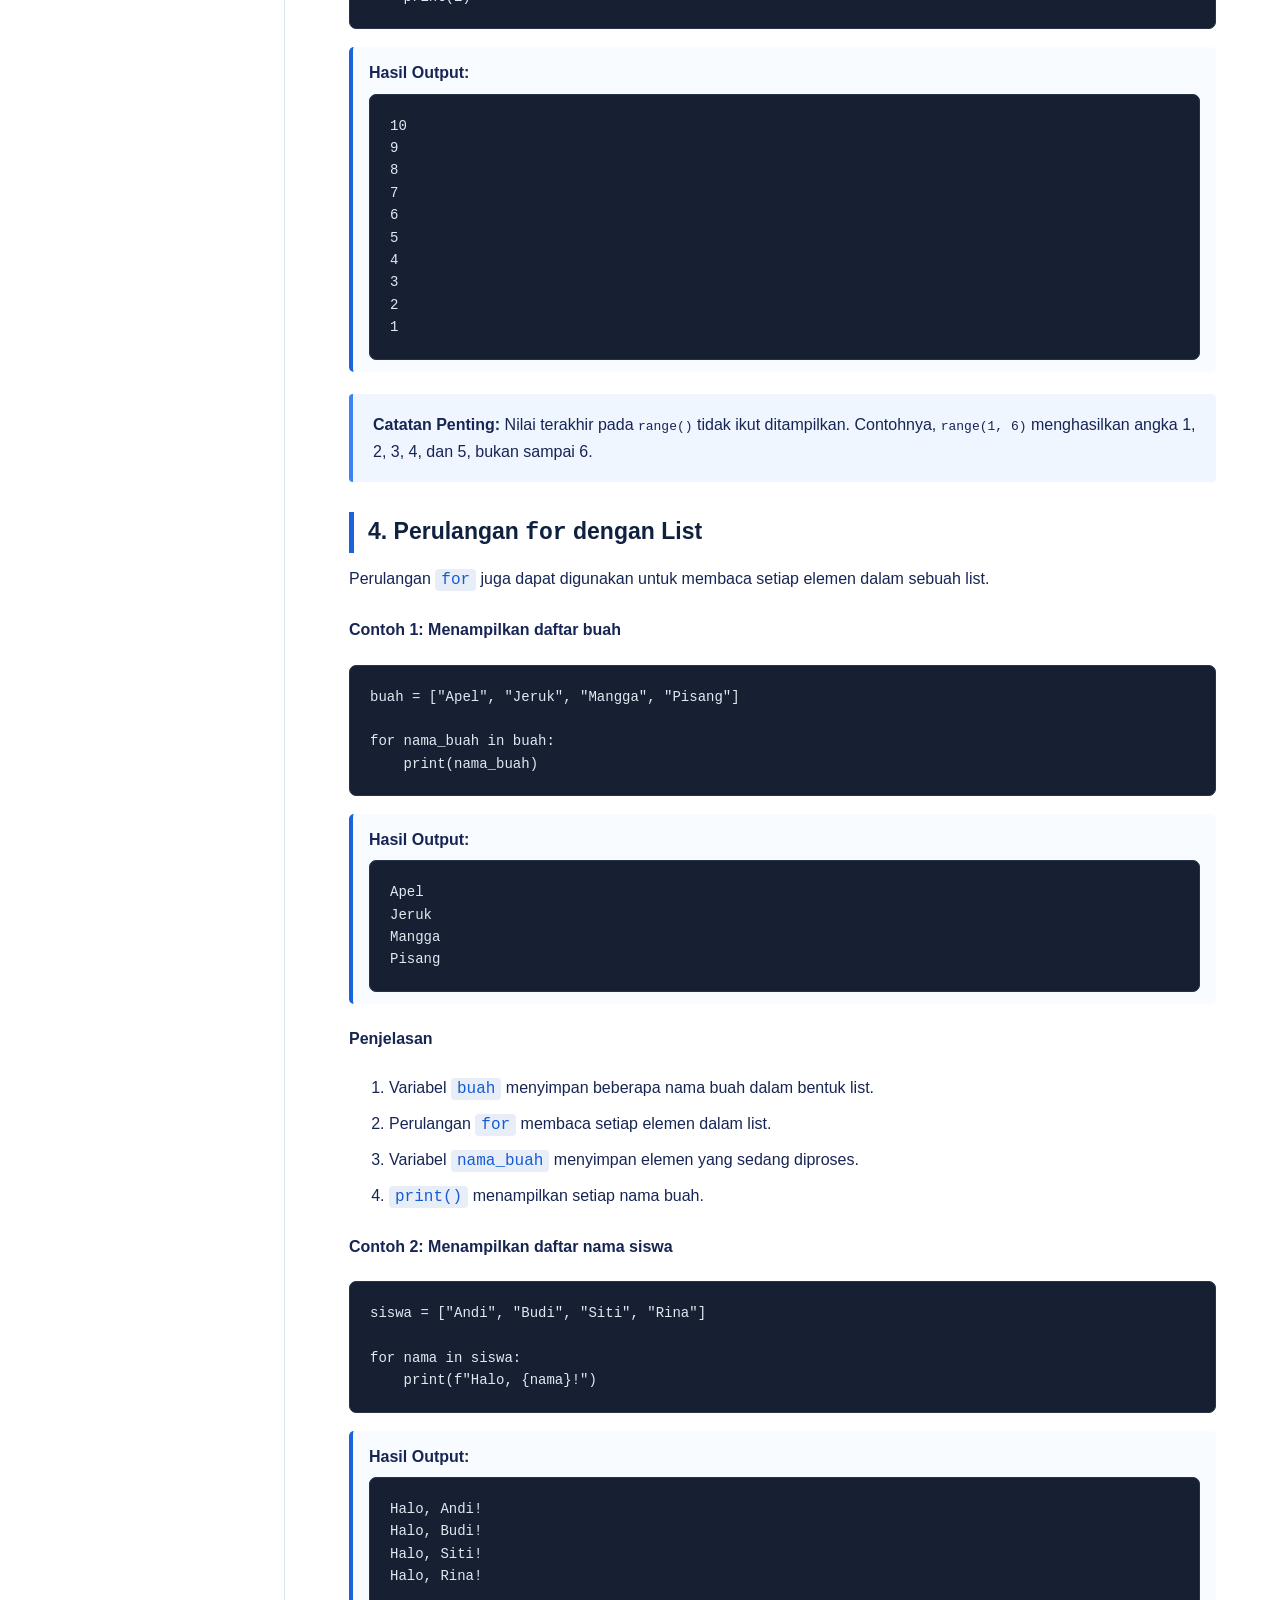
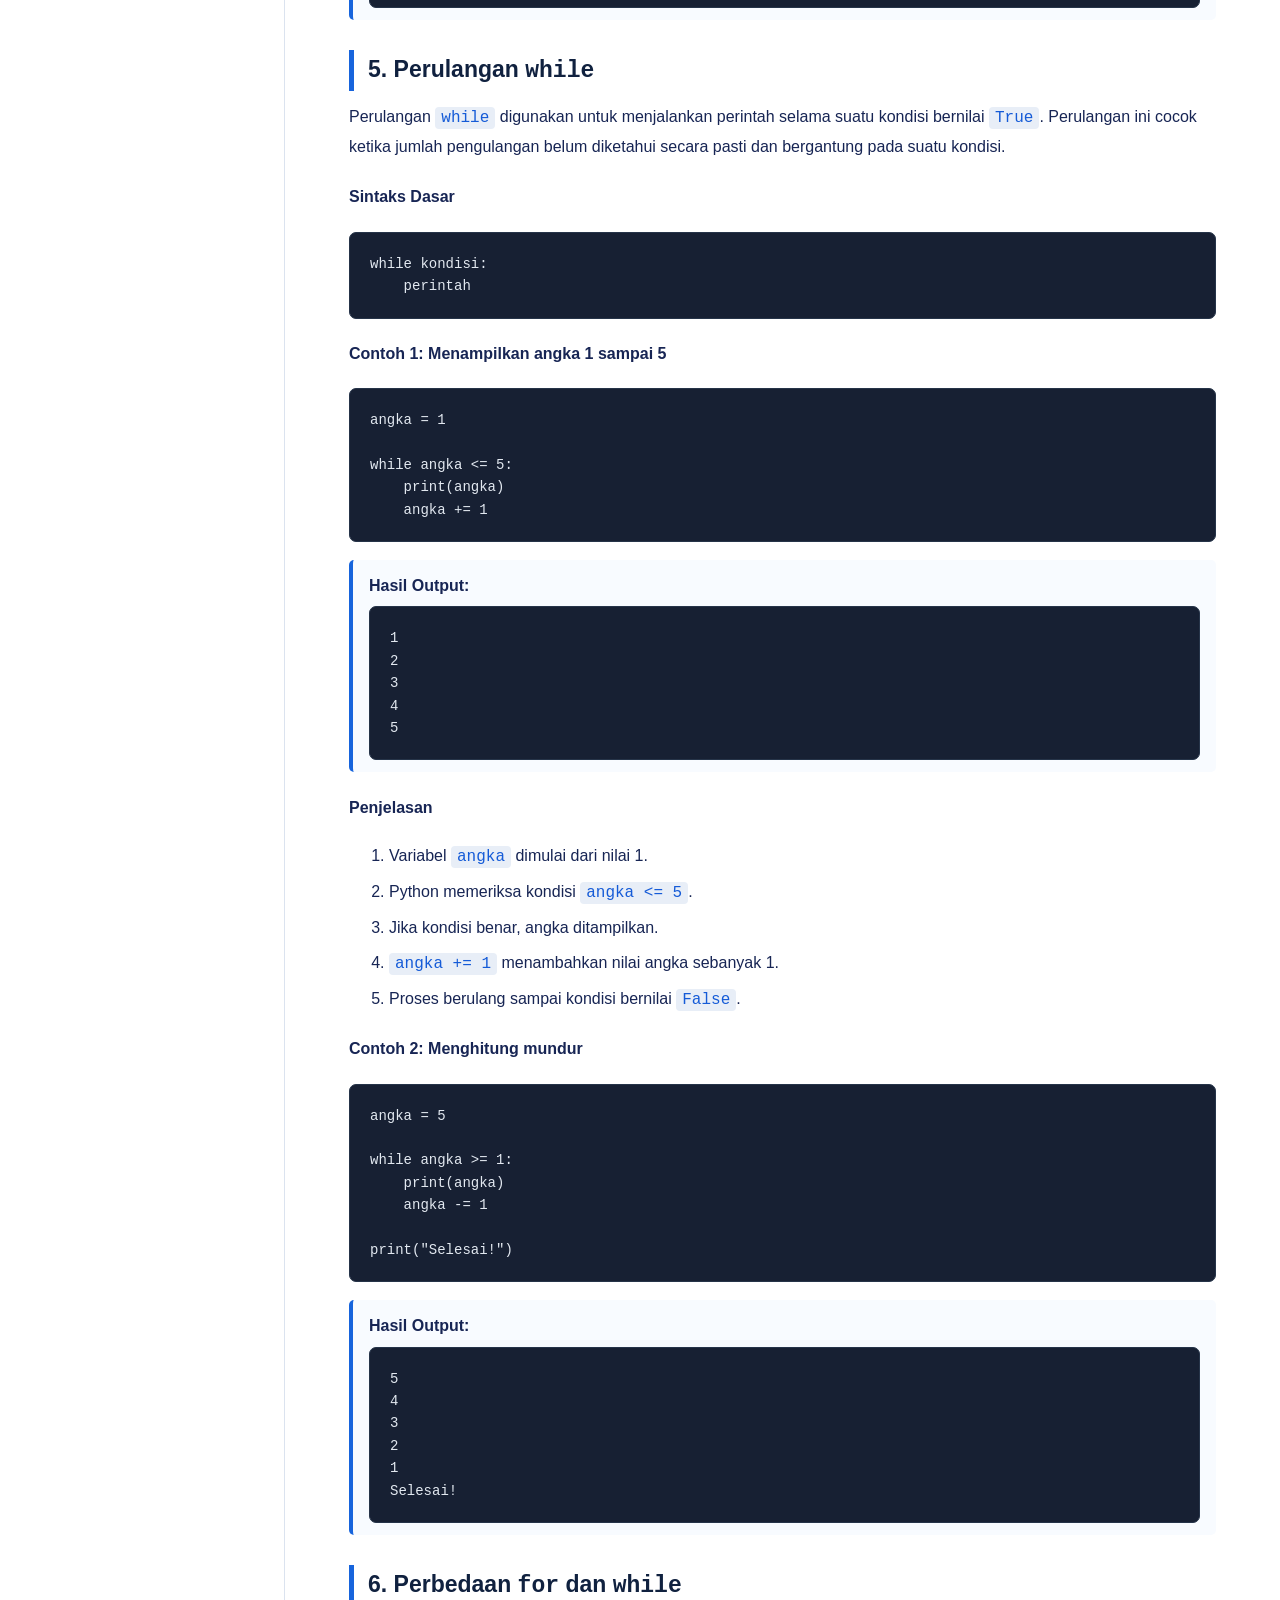
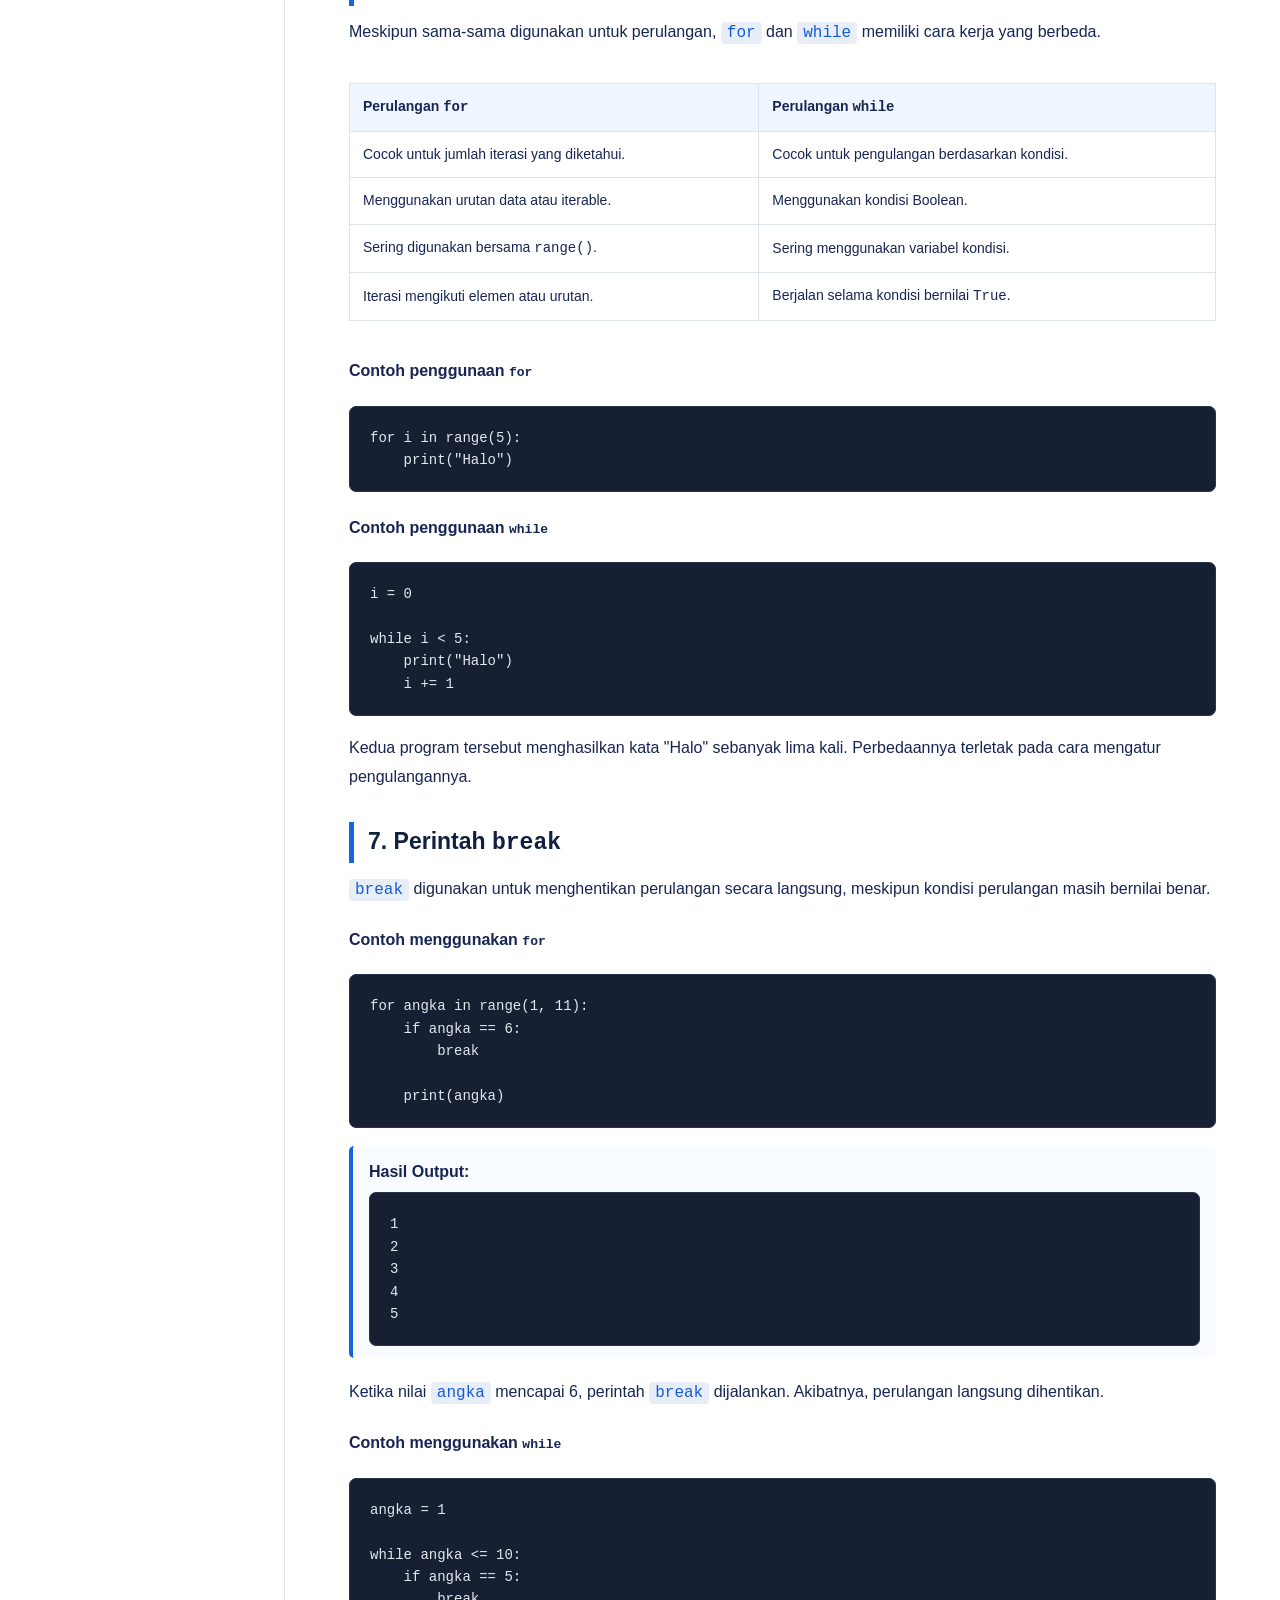
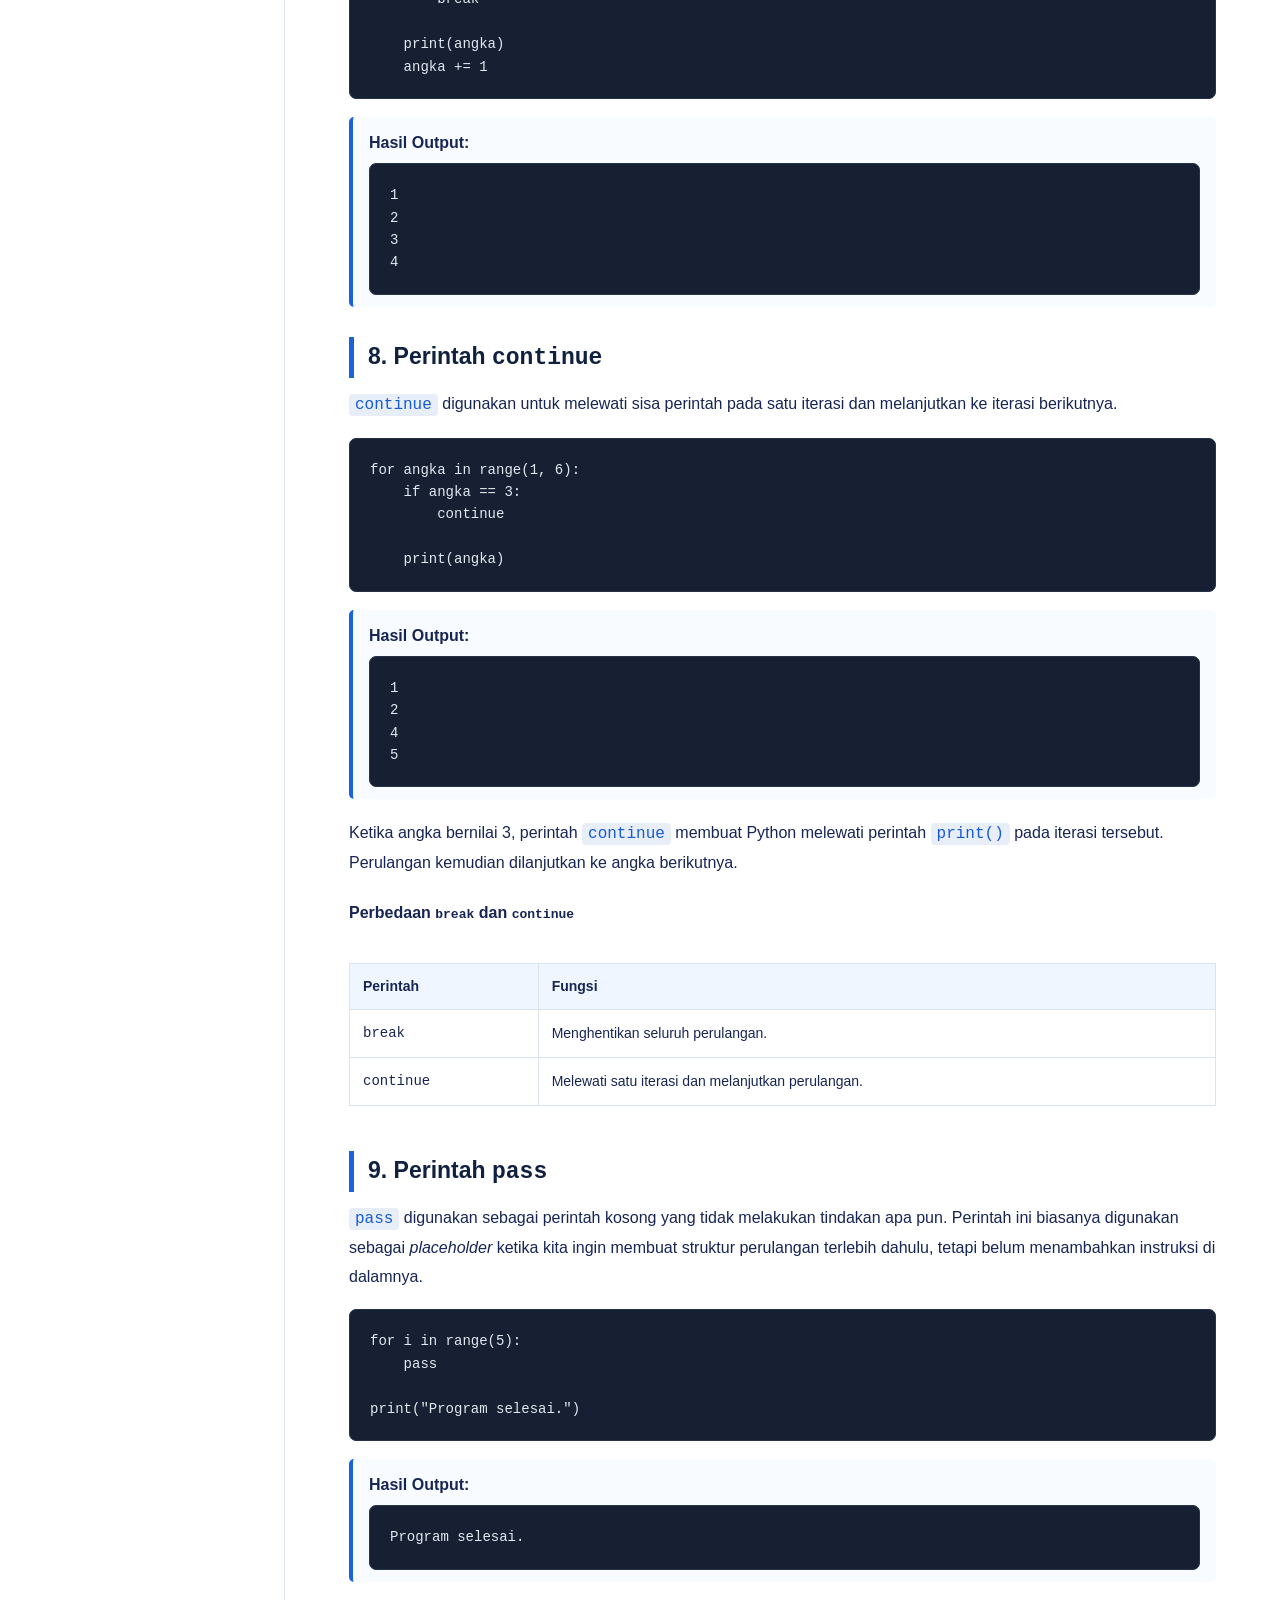
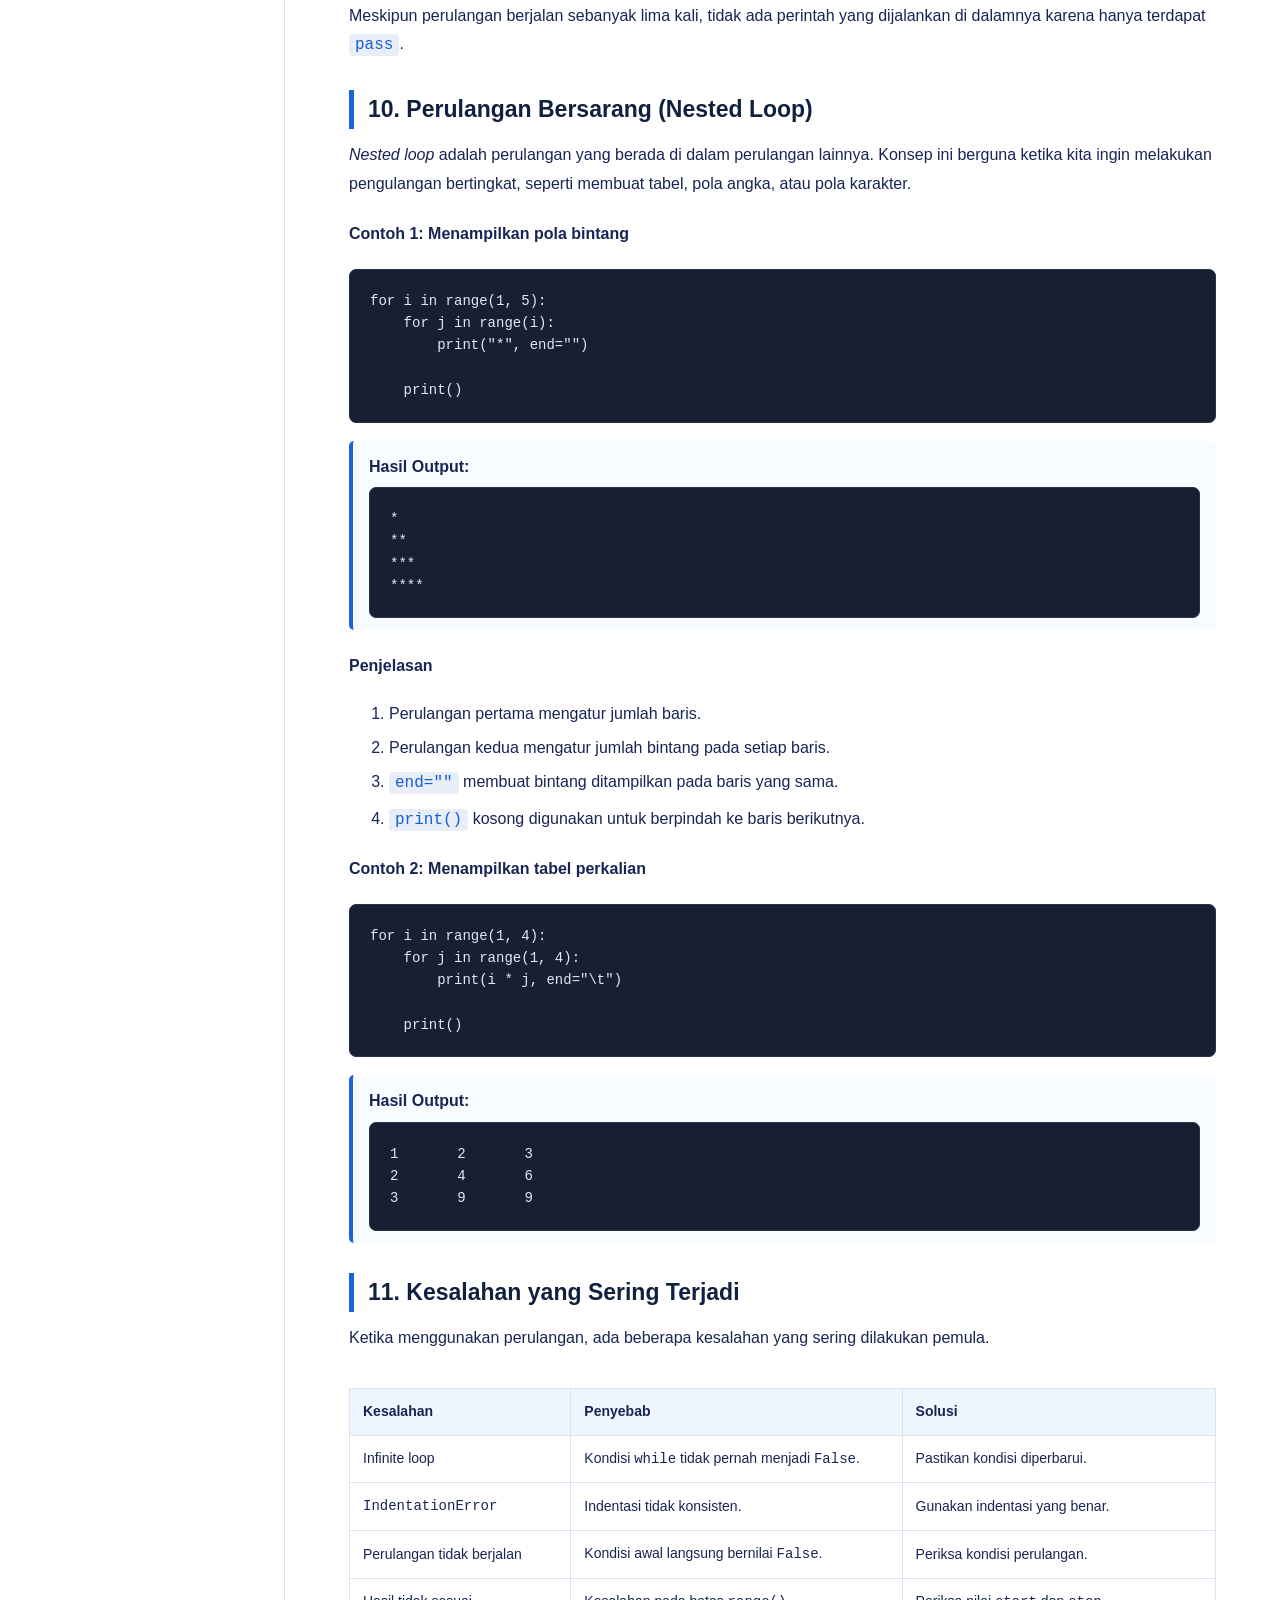
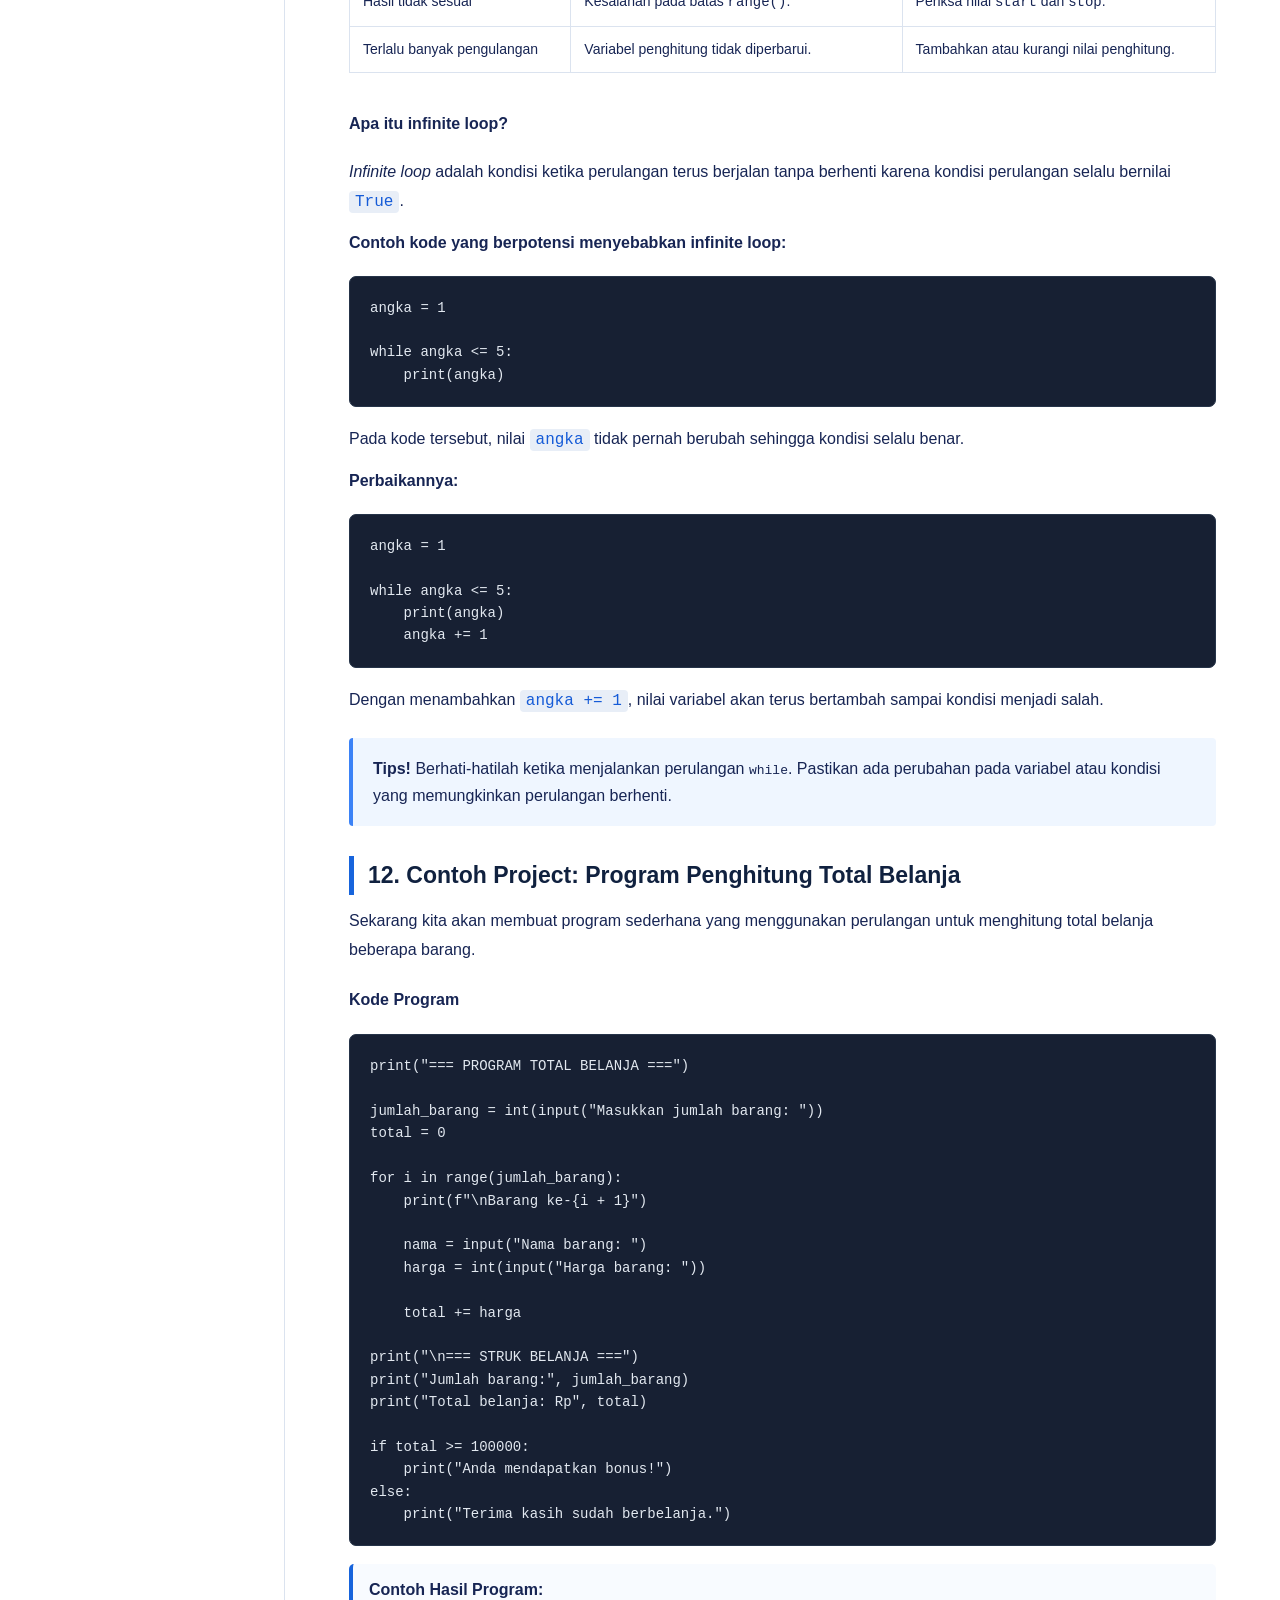
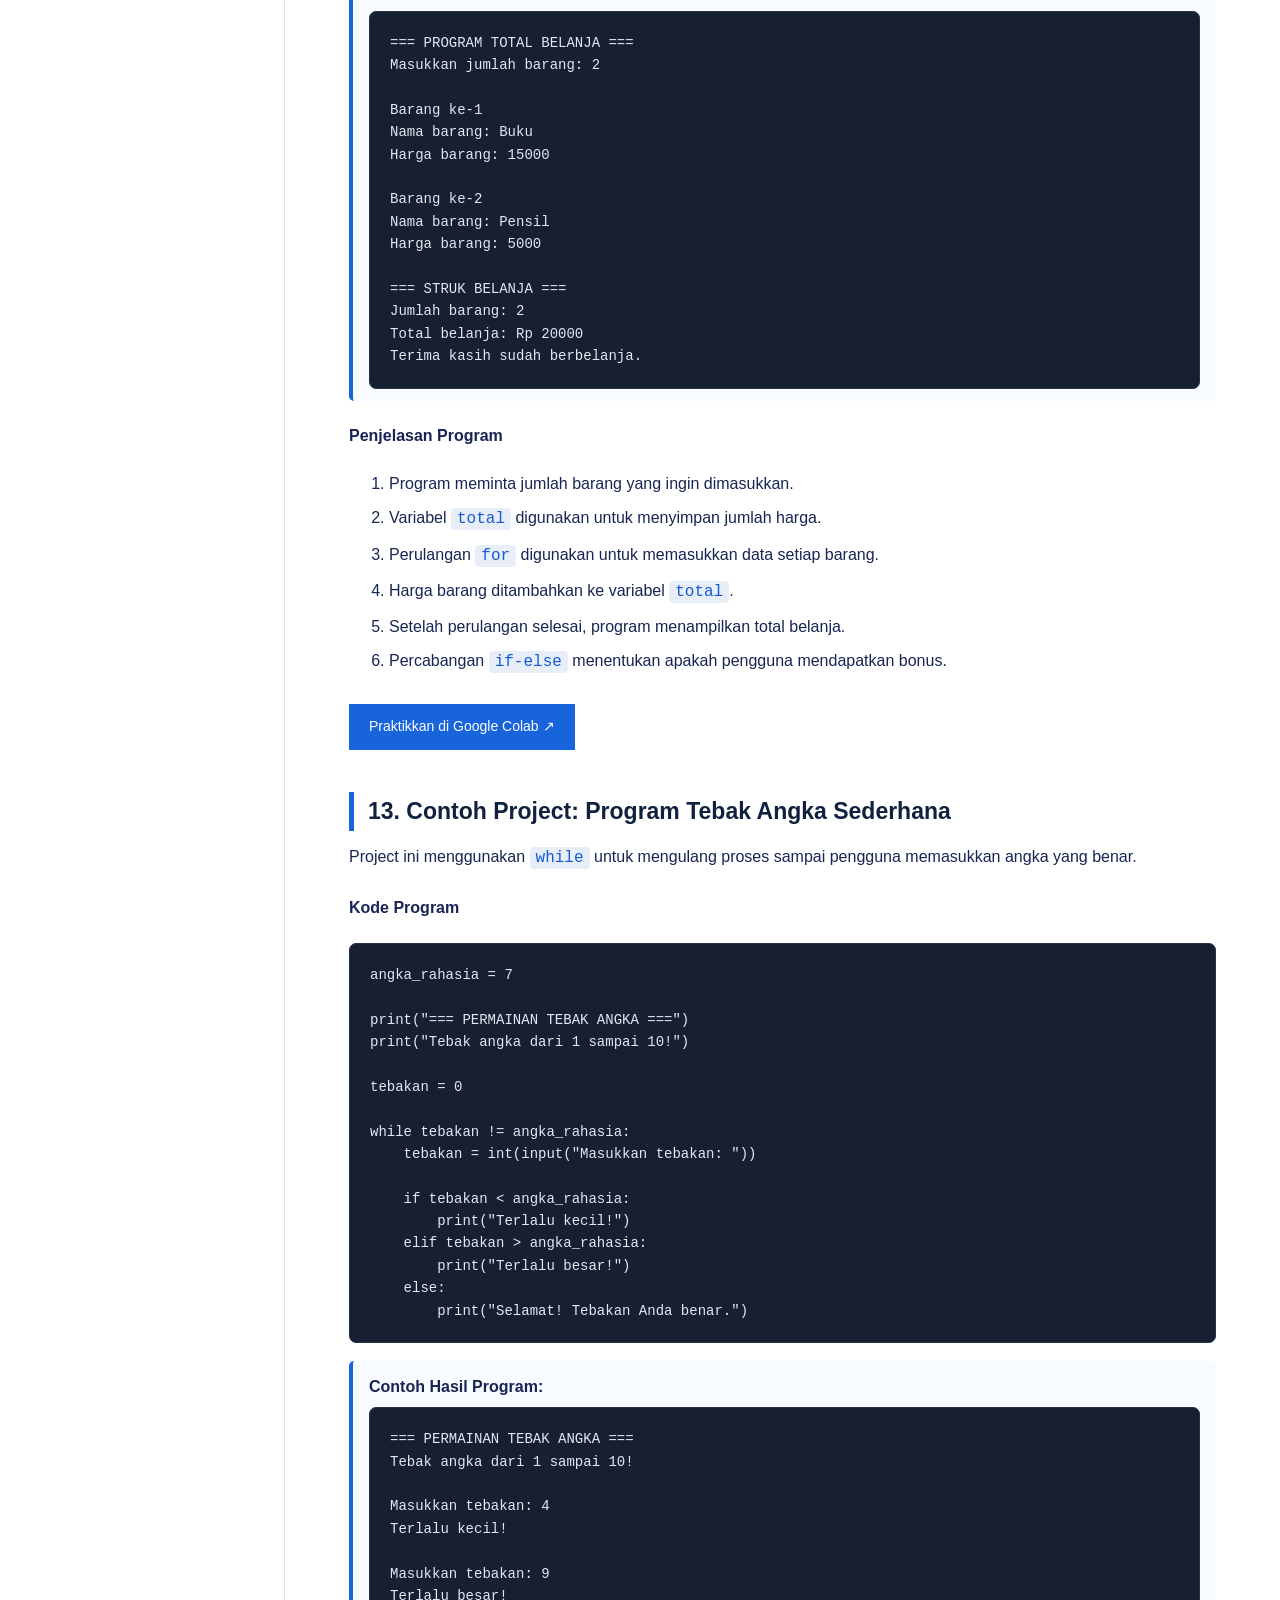
<file: perulangan.html>
<!DOCTYPE html>
<html lang="id">
  <head>
    <meta charset="UTF-8" />
    <meta name="viewport" content="width=device-width, initial-scale=1.0" />
    <title>Materi 7: Perulangan Python | Python Learn</title>
    <link rel="stylesheet" href="assets/css/style.css" />

    <style>
      /* Styling disamakan persis dengan pengenalan-python.html */
      .subsection {
        margin-bottom: 30px;
      }

      .subsection h3 {
        margin-top: 30px;
      }

      .table-responsive {
        overflow-x: auto;
        margin: 20px 0;
      }

      .content table {
        width: 100%;
        border-collapse: collapse;
        font-size: 14px;
        margin: 15px 0;
      }

      .content th,
      .content td {
        border: 1px solid #dbe3ef;
        padding: 11px 13px;
        text-align: left;
      }

      .content th {
        background: #eff6ff;
        color: #172554;
      }

      .code-output {
        background: #f8fbff;
        border-left: 4px solid #1764dc;
        padding: 12px 16px;
        border-radius: 5px;
        margin: 10px 0 20px;
      }

      .code-output strong {
        display: block;
        margin-bottom: 7px;
        color: #172554;
      }

      .code-output pre {
        margin: 0;
        white-space: pre-wrap;
      }

      .difficulty {
        display: inline-block;
        font-size: 12px;
        padding: 4px 10px;
        border-radius: 20px;
        background: #dbeafe;
        color: #1764dc;
        font-weight: bold;
        margin-bottom: 10px;
      }

      /* Kuis Interaktif */
      .quiz-container {
        border: 1px solid #dbe3ef;
        border-radius: 9px;
        padding: 22px;
        margin-top: 20px;
        background: #f8fbff;
      }

      .quiz-header {
        display: flex;
        justify-content: space-between;
        gap: 10px;
        flex-wrap: wrap;
        align-items: center;
        margin-bottom: 20px;
      }

      .quiz-progress {
        background: #e2e8f0;
        height: 8px;
        border-radius: 10px;
        overflow: hidden;
        margin-bottom: 22px;
      }

      .quiz-progress-bar {
        height: 100%;
        width: 0%;
        background: #1764dc;
        transition: width 0.3s;
      }

      .question-card {
        background: #fff;
        border: 1px solid #dbe3ef;
        border-radius: 8px;
        padding: 18px;
        margin-bottom: 16px;
      }

      .question-card h4 {
        margin: 0 0 13px;
        color: #172554;
      }

      .quiz-option {
        display: block;
        padding: 10px 12px;
        margin: 8px 0;
        border: 1px solid #dbe3ef;
        border-radius: 6px;
        cursor: pointer;
        font-size: 14px;
        background: white;
      }

      .quiz-option:hover {
        background: #eff6ff;
        border-color: #1764dc;
      }

      .quiz-option input {
        margin-right: 9px;
        accent-color: #1764dc;
      }

      .quiz-button {
        background: #1764dc;
        color: white;
        border: none;
        border-radius: 5px;
        padding: 12px 22px;
        cursor: pointer;
        font-size: 14px;
        margin-top: 10px;
      }

      .quiz-button:hover {
        background: #104bad;
      }

      .quiz-result {
        display: none;
        padding: 17px;
        margin-top: 18px;
        border-radius: 7px;
        background: #eff6ff;
        border-left: 4px solid #1764dc;
      }

      .quiz-result h4 {
        margin-top: 0;
      }

      .quiz-feedback {
        font-size: 13px;
        margin-top: 8px;
        color: #475569;
      }

      .quiz-feedback.correct {
        color: #15803d;
      }

      .quiz-feedback.wrong {
        color: #dc2626;
      }

      @media (max-width: 700px) {
        .quiz-container {
          padding: 14px;
        }
      }
    </style>
  </head>

  <body>
    <!-- HEADER -->
    <header>
      <a href="index.html" class="logo">
        <div class="logo-icon">Py</div>
        <h1>Python <span>Learn</span></h1>
      </a>

      <nav class="top-nav">
        <a href="tentang.html">Tentang</a>
        <a href="index.html">Beranda</a>
      </nav>
    </header>

    <div class="container">
      <!-- SIDEBAR -->
      <aside class="sidebar" id="sidebar"></aside>

      <!-- KONTEN MATERI -->
      <main class="content">
        <div class="breadcrumb">
          <a href="index.html">Python Learn</a>
          &nbsp; / &nbsp; Perulangan Python
        </div>

        <h2>Materi 7: Perulangan Python (For dan While)</h2>

        <p>
          Selamat datang di materi ketujuh! Pada materi ini kita akan
          mempelajari perulangan atau <i>looping</i> dalam Python. Perulangan
          memungkinkan sebuah program menjalankan perintah berkali-kali tanpa
          harus menuliskan kode yang sama secara berulang.
        </p>

        <div class="info">
          <strong>Tujuan Pembelajaran</strong>
          Setelah mempelajari materi ini, kamu diharapkan mampu:
          <ol>
            <li>Memahami konsep dan fungsi perulangan dalam Python.</li>
            <li>
              Menggunakan perulangan <code>for</code> dan <code>while</code>.
            </li>
            <li>Memanfaatkan fungsi <code>range()</code>.</li>
            <li>
              Menggunakan <code>break</code>, <code>continue</code>, dan
              <code>pass</code>.
            </li>
            <li>Membuat perulangan bersarang atau <i>nested loop</i>.</li>
            <li>Menerapkan perulangan dalam program sederhana.</li>
          </ol>
        </div>

        <!-- BAGIAN 1 -->
        <section class="subsection">
          <h3>1. Pengertian Perulangan</h3>

          <p>
            Perulangan atau <i>looping</i> adalah salah satu konsep dasar dalam
            pemrograman yang digunakan untuk menjalankan suatu perintah secara
            berulang selama kondisi tertentu terpenuhi atau selama jumlah
            pengulangan belum selesai.
          </p>

          <p>
            Dengan perulangan, kita tidak perlu menulis perintah yang sama
            berkali-kali. Cukup dengan satu struktur perulangan, Python dapat
            menjalankan perintah tersebut sesuai kebutuhan.
          </p>

          <p>Contoh perulangan dalam kehidupan sehari-hari:</p>

          <ul>
            <li>Menampilkan angka 1 sampai 10.</li>
            <li>Mengulang proses menghitung nilai siswa.</li>
            <li>Menampilkan daftar nama.</li>
            <li>Meminta pengguna memasukkan data sampai data sesuai.</li>
          </ul>

          <p>Python memiliki dua jenis perulangan utama:</p>

          <div class="table-responsive">
            <table>
              <thead>
                <tr>
                  <th>Jenis Perulangan</th>
                  <th>Fungsi</th>
                </tr>
              </thead>
              <tbody>
                <tr>
                  <td><code>for</code></td>
                  <td>
                    Mengulang berdasarkan urutan data atau jumlah iterasi.
                  </td>
                </tr>
                <tr>
                  <td><code>while</code></td>
                  <td>Mengulang selama kondisi bernilai <code>True</code>.</td>
                </tr>
              </tbody>
            </table>
          </div>

          <p>
            Selain itu, terdapat perintah tambahan yang dapat mengatur jalannya
            perulangan, yaitu <code>break</code>, <code>continue</code>, dan
            <code>pass</code>.
          </p>
        </section>

        <!-- BAGIAN 2 -->
        <section class="subsection">
          <h3>2. Perulangan <code>for</code></h3>

          <p>
            Perulangan <code>for</code> digunakan untuk menjalankan perintah
            berdasarkan urutan data atau sejumlah iterasi tertentu. Perulangan
            ini cocok digunakan ketika kita sudah mengetahui jumlah pengulangan
            atau ingin membaca setiap elemen dalam sebuah kumpulan data.
          </p>

          <h4>Sintaks Dasar</h4>

          <pre><code>for variabel in urutan_data:
    perintah</code></pre>

          <h4>Contoh 1: Menampilkan angka</h4>

          <pre><code>for angka in range(5):
    print(angka)</code></pre>

          <div class="code-output">
            <strong>Hasil Output:</strong>
            <pre>
0
1
2
3
4</pre
            >
          </div>

          <h4>Penjelasan</h4>

          <ul>
            <li><code>for</code> digunakan untuk memulai perulangan.</li>
            <li>
              <code>angka</code> merupakan variabel yang menyimpan nilai setiap
              iterasi.
            </li>
            <li>
              <code>range(5)</code> menghasilkan urutan angka mulai dari 0
              sampai 4.
            </li>
            <li>
              <code>print(angka)</code> menampilkan angka pada setiap
              pengulangan.
            </li>
          </ul>

          <h4>Contoh 2: Mengulang sebanyak 5 kali</h4>

          <pre><code>for i in range(1, 6):
    print("Belajar Python")</code></pre>

          <div class="code-output">
            <strong>Hasil Output:</strong>
            <pre>
Belajar Python
Belajar Python
Belajar Python
Belajar Python
Belajar Python</pre
            >
          </div>

          <h4>Contoh 3: Menampilkan angka 1 sampai 10</h4>

          <pre><code>for angka in range(1, 11):
    print(angka)</code></pre>

          <div class="code-output">
            <strong>Hasil Output:</strong>
            <pre>
1
2
3
4
5
6
7
8
9
10</pre
            >
          </div>
        </section>

        <!-- BAGIAN 3 -->
        <section class="subsection">
          <h3>3. Mengenal Fungsi <code>range()</code></h3>

          <p>
            Fungsi <code>range()</code> digunakan untuk menghasilkan urutan
            bilangan yang sering digunakan dalam perulangan <code>for</code>.
            Python menyediakan tiga bentuk penggunaan fungsi
            <code>range()</code>.
          </p>

          <h4>A. <code>range(stop)</code></h4>

          <p>
            Menghasilkan angka mulai dari 0 hingga sebelum nilai
            <code>stop</code>.
          </p>

          <pre><code>for i in range(5):
    print(i)</code></pre>

          <div class="code-output">
            <strong>Hasil Output:</strong>
            <pre>
0
1
2
3
4</pre
            >
          </div>

          <h4>B. <code>range(start, stop)</code></h4>

          <p>
            Menghasilkan angka mulai dari <code>start</code> hingga sebelum
            <code>stop</code>.
          </p>

          <pre><code>for i in range(2, 7):
    print(i)</code></pre>

          <div class="code-output">
            <strong>Hasil Output:</strong>
            <pre>
2
3
4
5
6</pre
            >
          </div>

          <h4>C. <code>range(start, stop, step)</code></h4>

          <p>Menghasilkan angka dengan jarak atau langkah tertentu.</p>

          <pre><code>for i in range(1, 11, 2):
    print(i)</code></pre>

          <div class="code-output">
            <strong>Hasil Output:</strong>
            <pre>
1
3
5
7
9</pre
            >
          </div>

          <p>Pada contoh tersebut, angka bertambah 2 setiap pengulangan.</p>

          <h4>Contoh Menghitung Mundur</h4>

          <pre><code>for i in range(10, 0, -1):
    print(i)</code></pre>

          <div class="code-output">
            <strong>Hasil Output:</strong>
            <pre>
10
9
8
7
6
5
4
3
2
1</pre
            >
          </div>

          <div class="info">
            <strong>Catatan Penting:</strong>
            Nilai terakhir pada <code>range()</code> tidak ikut ditampilkan.
            Contohnya, <code>range(1, 6)</code> menghasilkan angka 1, 2, 3, 4,
            dan 5, bukan sampai 6.
          </div>
        </section>

        <!-- BAGIAN 4 -->
        <section class="subsection">
          <h3>4. Perulangan <code>for</code> dengan List</h3>

          <p>
            Perulangan <code>for</code> juga dapat digunakan untuk membaca
            setiap elemen dalam sebuah list.
          </p>

          <h4>Contoh 1: Menampilkan daftar buah</h4>

          <pre><code>buah = ["Apel", "Jeruk", "Mangga", "Pisang"]

for nama_buah in buah:
    print(nama_buah)</code></pre>

          <div class="code-output">
            <strong>Hasil Output:</strong>
            <pre>
Apel
Jeruk
Mangga
Pisang</pre
            >
          </div>

          <h4>Penjelasan</h4>

          <ol>
            <li>
              Variabel <code>buah</code> menyimpan beberapa nama buah dalam
              bentuk list.
            </li>
            <li>
              Perulangan <code>for</code> membaca setiap elemen dalam list.
            </li>
            <li>
              Variabel <code>nama_buah</code> menyimpan elemen yang sedang
              diproses.
            </li>
            <li><code>print()</code> menampilkan setiap nama buah.</li>
          </ol>

          <h4>Contoh 2: Menampilkan daftar nama siswa</h4>

          <pre><code>siswa = ["Andi", "Budi", "Siti", "Rina"]

for nama in siswa:
    print(f"Halo, {nama}!")</code></pre>

          <div class="code-output">
            <strong>Hasil Output:</strong>
            <pre>
Halo, Andi!
Halo, Budi!
Halo, Siti!
Halo, Rina!</pre
            >
          </div>
        </section>

        <!-- BAGIAN 5 -->
        <section class="subsection">
          <h3>5. Perulangan <code>while</code></h3>

          <p>
            Perulangan <code>while</code> digunakan untuk menjalankan perintah
            selama suatu kondisi bernilai <code>True</code>. Perulangan ini
            cocok ketika jumlah pengulangan belum diketahui secara pasti dan
            bergantung pada suatu kondisi.
          </p>

          <h4>Sintaks Dasar</h4>

          <pre><code>while kondisi:
    perintah</code></pre>

          <h4>Contoh 1: Menampilkan angka 1 sampai 5</h4>

          <pre><code>angka = 1

while angka &lt;= 5:
    print(angka)
    angka += 1</code></pre>

          <div class="code-output">
            <strong>Hasil Output:</strong>
            <pre>
1
2
3
4
5</pre
            >
          </div>

          <h4>Penjelasan</h4>

          <ol>
            <li>Variabel <code>angka</code> dimulai dari nilai 1.</li>
            <li>Python memeriksa kondisi <code>angka &lt;= 5</code>.</li>
            <li>Jika kondisi benar, angka ditampilkan.</li>
            <li><code>angka += 1</code> menambahkan nilai angka sebanyak 1.</li>
            <li>Proses berulang sampai kondisi bernilai <code>False</code>.</li>
          </ol>

          <h4>Contoh 2: Menghitung mundur</h4>

          <pre><code>angka = 5

while angka &gt;= 1:
    print(angka)
    angka -= 1

print("Selesai!")</code></pre>

          <div class="code-output">
            <strong>Hasil Output:</strong>
            <pre>
5
4
3
2
1
Selesai!</pre
            >
          </div>
        </section>

        <!-- BAGIAN 6 -->
        <section class="subsection">
          <h3>6. Perbedaan <code>for</code> dan <code>while</code></h3>

          <p>
            Meskipun sama-sama digunakan untuk perulangan, <code>for</code> dan
            <code>while</code> memiliki cara kerja yang berbeda.
          </p>

          <div class="table-responsive">
            <table>
              <thead>
                <tr>
                  <th>Perulangan <code>for</code></th>
                  <th>Perulangan <code>while</code></th>
                </tr>
              </thead>
              <tbody>
                <tr>
                  <td>Cocok untuk jumlah iterasi yang diketahui.</td>
                  <td>Cocok untuk pengulangan berdasarkan kondisi.</td>
                </tr>
                <tr>
                  <td>Menggunakan urutan data atau iterable.</td>
                  <td>Menggunakan kondisi Boolean.</td>
                </tr>
                <tr>
                  <td>Sering digunakan bersama <code>range()</code>.</td>
                  <td>Sering menggunakan variabel kondisi.</td>
                </tr>
                <tr>
                  <td>Iterasi mengikuti elemen atau urutan.</td>
                  <td>Berjalan selama kondisi bernilai <code>True</code>.</td>
                </tr>
              </tbody>
            </table>
          </div>

          <h4>Contoh penggunaan <code>for</code></h4>

          <pre><code>for i in range(5):
    print("Halo")</code></pre>

          <h4>Contoh penggunaan <code>while</code></h4>

          <pre><code>i = 0

while i &lt; 5:
    print("Halo")
    i += 1</code></pre>

          <p>
            Kedua program tersebut menghasilkan kata "Halo" sebanyak lima kali.
            Perbedaannya terletak pada cara mengatur pengulangannya.
          </p>
        </section>

        <!-- BAGIAN 7 -->
        <section class="subsection">
          <h3>7. Perintah <code>break</code></h3>

          <p>
            <code>break</code> digunakan untuk menghentikan perulangan secara
            langsung, meskipun kondisi perulangan masih bernilai benar.
          </p>

          <h4>Contoh menggunakan <code>for</code></h4>

          <pre><code>for angka in range(1, 11):
    if angka == 6:
        break

    print(angka)</code></pre>

          <div class="code-output">
            <strong>Hasil Output:</strong>
            <pre>
1
2
3
4
5</pre
            >
          </div>

          <p>
            Ketika nilai <code>angka</code> mencapai 6, perintah
            <code>break</code> dijalankan. Akibatnya, perulangan langsung
            dihentikan.
          </p>

          <h4>Contoh menggunakan <code>while</code></h4>

          <pre><code>angka = 1

while angka &lt;= 10:
    if angka == 5:
        break

    print(angka)
    angka += 1</code></pre>

          <div class="code-output">
            <strong>Hasil Output:</strong>
            <pre>
1
2
3
4</pre
            >
          </div>
        </section>

        <!-- BAGIAN 8 -->
        <section class="subsection">
          <h3>8. Perintah <code>continue</code></h3>

          <p>
            <code>continue</code> digunakan untuk melewati sisa perintah pada
            satu iterasi dan melanjutkan ke iterasi berikutnya.
          </p>

          <pre><code>for angka in range(1, 6):
    if angka == 3:
        continue

    print(angka)</code></pre>

          <div class="code-output">
            <strong>Hasil Output:</strong>
            <pre>
1
2
4
5</pre
            >
          </div>

          <p>
            Ketika angka bernilai 3, perintah <code>continue</code> membuat
            Python melewati perintah <code>print()</code> pada iterasi tersebut.
            Perulangan kemudian dilanjutkan ke angka berikutnya.
          </p>

          <h4>Perbedaan <code>break</code> dan <code>continue</code></h4>

          <div class="table-responsive">
            <table>
              <thead>
                <tr>
                  <th>Perintah</th>
                  <th>Fungsi</th>
                </tr>
              </thead>
              <tbody>
                <tr>
                  <td><code>break</code></td>
                  <td>Menghentikan seluruh perulangan.</td>
                </tr>
                <tr>
                  <td><code>continue</code></td>
                  <td>Melewati satu iterasi dan melanjutkan perulangan.</td>
                </tr>
              </tbody>
            </table>
          </div>
        </section>

        <!-- BAGIAN 9 -->
        <section class="subsection">
          <h3>9. Perintah <code>pass</code></h3>

          <p>
            <code>pass</code> digunakan sebagai perintah kosong yang tidak
            melakukan tindakan apa pun. Perintah ini biasanya digunakan sebagai
            <i>placeholder</i> ketika kita ingin membuat struktur perulangan
            terlebih dahulu, tetapi belum menambahkan instruksi di dalamnya.
          </p>

          <pre><code>for i in range(5):
    pass

print("Program selesai.")</code></pre>

          <div class="code-output">
            <strong>Hasil Output:</strong>
            <pre>Program selesai.</pre>
          </div>

          <p>
            Meskipun perulangan berjalan sebanyak lima kali, tidak ada perintah
            yang dijalankan di dalamnya karena hanya terdapat <code>pass</code>.
          </p>
        </section>

        <!-- BAGIAN 10 -->
        <section class="subsection">
          <h3>10. Perulangan Bersarang (Nested Loop)</h3>

          <p>
            <i>Nested loop</i> adalah perulangan yang berada di dalam perulangan
            lainnya. Konsep ini berguna ketika kita ingin melakukan pengulangan
            bertingkat, seperti membuat tabel, pola angka, atau pola karakter.
          </p>

          <h4>Contoh 1: Menampilkan pola bintang</h4>

          <pre><code>for i in range(1, 5):
    for j in range(i):
        print("*", end="")

    print()</code></pre>

          <div class="code-output">
            <strong>Hasil Output:</strong>
            <pre>
*
**
***
****</pre
            >
          </div>

          <h4>Penjelasan</h4>

          <ol>
            <li>Perulangan pertama mengatur jumlah baris.</li>
            <li>Perulangan kedua mengatur jumlah bintang pada setiap baris.</li>
            <li>
              <code>end=""</code> membuat bintang ditampilkan pada baris yang
              sama.
            </li>
            <li>
              <code>print()</code> kosong digunakan untuk berpindah ke baris
              berikutnya.
            </li>
          </ol>

          <h4>Contoh 2: Menampilkan tabel perkalian</h4>

          <pre><code>for i in range(1, 4):
    for j in range(1, 4):
        print(i * j, end="\t")

    print()</code></pre>

          <div class="code-output">
            <strong>Hasil Output:</strong>
            <pre>
1	2	3
2	4	6
3	9	9</pre
            >
          </div>
        </section>

        <!-- BAGIAN 11 -->
        <section class="subsection">
          <h3>11. Kesalahan yang Sering Terjadi</h3>

          <p>
            Ketika menggunakan perulangan, ada beberapa kesalahan yang sering
            dilakukan pemula.
          </p>

          <div class="table-responsive">
            <table>
              <thead>
                <tr>
                  <th>Kesalahan</th>
                  <th>Penyebab</th>
                  <th>Solusi</th>
                </tr>
              </thead>
              <tbody>
                <tr>
                  <td>Infinite loop</td>
                  <td>
                    Kondisi <code>while</code> tidak pernah menjadi
                    <code>False</code>.
                  </td>
                  <td>Pastikan kondisi diperbarui.</td>
                </tr>
                <tr>
                  <td><code>IndentationError</code></td>
                  <td>Indentasi tidak konsisten.</td>
                  <td>Gunakan indentasi yang benar.</td>
                </tr>
                <tr>
                  <td>Perulangan tidak berjalan</td>
                  <td>Kondisi awal langsung bernilai <code>False</code>.</td>
                  <td>Periksa kondisi perulangan.</td>
                </tr>
                <tr>
                  <td>Hasil tidak sesuai</td>
                  <td>Kesalahan pada batas <code>range()</code>.</td>
                  <td>
                    Periksa nilai <code>start</code> dan <code>stop</code>.
                  </td>
                </tr>
                <tr>
                  <td>Terlalu banyak pengulangan</td>
                  <td>Variabel penghitung tidak diperbarui.</td>
                  <td>Tambahkan atau kurangi nilai penghitung.</td>
                </tr>
              </tbody>
            </table>
          </div>

          <h4>Apa itu infinite loop?</h4>

          <p>
            <i>Infinite loop</i> adalah kondisi ketika perulangan terus berjalan
            tanpa berhenti karena kondisi perulangan selalu bernilai
            <code>True</code>.
          </p>

          <p>
            <strong
              >Contoh kode yang berpotensi menyebabkan infinite loop:</strong
            >
          </p>

          <pre><code>angka = 1

while angka &lt;= 5:
    print(angka)</code></pre>

          <p>
            Pada kode tersebut, nilai <code>angka</code> tidak pernah berubah
            sehingga kondisi selalu benar.
          </p>

          <p><strong>Perbaikannya:</strong></p>

          <pre><code>angka = 1

while angka &lt;= 5:
    print(angka)
    angka += 1</code></pre>

          <p>
            Dengan menambahkan <code>angka += 1</code>, nilai variabel akan
            terus bertambah sampai kondisi menjadi salah.
          </p>

          <div class="info">
            <strong>Tips!</strong>
            Berhati-hatilah ketika menjalankan perulangan <code>while</code>.
            Pastikan ada perubahan pada variabel atau kondisi yang memungkinkan
            perulangan berhenti.
          </div>
        </section>

        <!-- BAGIAN 12 -->
        <section class="subsection">
          <h3>12. Contoh Project: Program Penghitung Total Belanja</h3>

          <p>
            Sekarang kita akan membuat program sederhana yang menggunakan
            perulangan untuk menghitung total belanja beberapa barang.
          </p>

          <h4>Kode Program</h4>

          <pre><code>print("=== PROGRAM TOTAL BELANJA ===")

jumlah_barang = int(input("Masukkan jumlah barang: "))
total = 0

for i in range(jumlah_barang):
    print(f"\nBarang ke-{i + 1}")

    nama = input("Nama barang: ")
    harga = int(input("Harga barang: "))

    total += harga

print("\n=== STRUK BELANJA ===")
print("Jumlah barang:", jumlah_barang)
print("Total belanja: Rp", total)

if total &gt;= 100000:
    print("Anda mendapatkan bonus!")
else:
    print("Terima kasih sudah berbelanja.")</code></pre>

          <div class="code-output">
            <strong>Contoh Hasil Program:</strong>
            <pre>
=== PROGRAM TOTAL BELANJA ===
Masukkan jumlah barang: 2

Barang ke-1
Nama barang: Buku
Harga barang: 15000

Barang ke-2
Nama barang: Pensil
Harga barang: 5000

=== STRUK BELANJA ===
Jumlah barang: 2
Total belanja: Rp 20000
Terima kasih sudah berbelanja.</pre
            >
          </div>

          <h4>Penjelasan Program</h4>

          <ol>
            <li>Program meminta jumlah barang yang ingin dimasukkan.</li>
            <li>
              Variabel <code>total</code> digunakan untuk menyimpan jumlah
              harga.
            </li>
            <li>
              Perulangan <code>for</code> digunakan untuk memasukkan data setiap
              barang.
            </li>
            <li>Harga barang ditambahkan ke variabel <code>total</code>.</li>
            <li>
              Setelah perulangan selesai, program menampilkan total belanja.
            </li>
            <li>
              Percabangan <code>if-else</code> menentukan apakah pengguna
              mendapatkan bonus.
            </li>
          </ol>

          <a
            class="colab-button"
            href="https://colab.research.google.com/#create=true"
            target="_blank"
            rel="noopener"
          >
            Praktikkan di Google Colab ↗
          </a>
        </section>

        <!-- BAGIAN 13 -->
        <section class="subsection">
          <h3>13. Contoh Project: Program Tebak Angka Sederhana</h3>

          <p>
            Project ini menggunakan <code>while</code> untuk mengulang proses
            sampai pengguna memasukkan angka yang benar.
          </p>

          <h4>Kode Program</h4>

          <pre><code>angka_rahasia = 7

print("=== PERMAINAN TEBAK ANGKA ===")
print("Tebak angka dari 1 sampai 10!")

tebakan = 0

while tebakan != angka_rahasia:
    tebakan = int(input("Masukkan tebakan: "))

    if tebakan &lt; angka_rahasia:
        print("Terlalu kecil!")
    elif tebakan &gt; angka_rahasia:
        print("Terlalu besar!")
    else:
        print("Selamat! Tebakan Anda benar.")</code></pre>

          <div class="code-output">
            <strong>Contoh Hasil Program:</strong>
            <pre>
=== PERMAINAN TEBAK ANGKA ===
Tebak angka dari 1 sampai 10!

Masukkan tebakan: 4
Terlalu kecil!

Masukkan tebakan: 9
Terlalu besar!

Masukkan tebakan: 7
Selamat! Tebakan Anda benar.</pre
            >
          </div>

          <h4>Penjelasan Program</h4>

          <ul>
            <li>
              Variabel <code>angka_rahasia</code> menyimpan angka yang harus
              ditebak.
            </li>
            <li>Variabel <code>tebakan</code> menyimpan input pengguna.</li>
            <li>
              Perulangan <code>while</code> berjalan selama tebakan belum sama
              dengan angka rahasia.
            </li>
            <li>
              Percabangan menentukan apakah tebakan terlalu kecil, terlalu
              besar, atau benar.
            </li>
            <li>
              Jika tebakan benar, kondisi <code>while</code> menjadi
              <code>False</code> dan perulangan berhenti.
            </li>
          </ul>

          <a
            class="colab-button"
            href="https://colab.research.google.com/#create=true"
            target="_blank"
            rel="noopener"
          >
            Praktikkan di Google Colab ↗
          </a>
        </section>

        <!-- BAGIAN 14 -->
        <section class="subsection">
          <h3>14. Latihan Mandiri</h3>

          <p>
            Setelah mempelajari materi perulangan, sekarang saatnya mencoba
            membuat program sendiri!
          </p>

          <div class="info">
            <span class="difficulty">Mudah</span>
            <strong>Latihan 1: Menampilkan Angka 1–20</strong>
            <p>
              Buat program menggunakan <code>for</code> untuk menampilkan angka
              1 sampai 20.
            </p>
          </div>

          <div class="info">
            <span class="difficulty">Mudah</span>
            <strong>Latihan 2: Menghitung Mundur</strong>
            <p>
              Buat program menggunakan <code>while</code> untuk menampilkan
              angka 10 sampai 1, kemudian tampilkan tulisan "Selesai!".
            </p>
          </div>

          <div class="info">
            <span class="difficulty">Menengah</span>
            <strong>Latihan 3: Menampilkan Bilangan Genap</strong>
            <p>
              Buat program yang menampilkan seluruh bilangan genap dari 1 sampai
              50 menggunakan perulangan.
            </p>
          </div>

          <div class="info">
            <span class="difficulty">Menengah</span>
            <strong>Latihan 4: Menghitung Total Nilai</strong>
            <p>
              Buat program yang meminta pengguna memasukkan lima nilai siswa.
              Kemudian hitung dan tampilkan total serta rata-rata nilainya.
            </p>
          </div>

          <div class="info">
            <span class="difficulty">Menantang</span>
            <strong>Latihan 5: Membuat Pola Bintang</strong>
            <p>
              Gunakan <i>nested loop</i> untuk membuat pola bintang berbentuk
              segitiga dengan tinggi lima baris.
            </p>
          </div>

          <a
            class="colab-button"
            href="https://colab.research.google.com/#create=true"
            target="_blank"
            rel="noopener"
          >
            Praktikkan Latihan di Google Colab ↗
          </a>
        </section>

        <!-- BAGIAN 15 -->
        <section class="subsection">
          <h3>15. Kuis Pemahaman</h3>

          <p>
            Uji pemahamanmu tentang perulangan Python melalui kuis berikut!
            Pilih satu jawaban yang paling tepat untuk setiap pertanyaan,
            kemudian klik tombol <strong>Periksa Jawaban</strong>.
          </p>

          <div class="quiz-container">
            <div class="quiz-header">
              <strong>Kuis Perulangan Python</strong>
              <span id="quiz-count">0/6 dijawab</span>
            </div>

            <div class="quiz-progress">
              <div class="quiz-progress-bar" id="quiz-progress-bar"></div>
            </div>

            <form id="quiz-form">
              <div class="question-card">
                <h4>1. Apa fungsi utama perulangan dalam Python?</h4>

                <label class="quiz-option">
                  <input type="radio" name="q1" value="a" />
                  Membuat variabel
                </label>

                <label class="quiz-option">
                  <input type="radio" name="q1" value="b" />
                  Menjalankan perintah secara berulang
                </label>

                <label class="quiz-option">
                  <input type="radio" name="q1" value="c" />
                  Menghapus data
                </label>

                <label class="quiz-option">
                  <input type="radio" name="q1" value="d" />
                  Mengubah tipe data
                </label>

                <div class="quiz-feedback" id="feedback-q1"></div>
              </div>

              <div class="question-card">
                <h4>
                  2. Perulangan apa yang cocok digunakan ketika jumlah iterasi
                  sudah diketahui?
                </h4>

                <label class="quiz-option">
                  <input type="radio" name="q2" value="a" />
                  while
                </label>

                <label class="quiz-option">
                  <input type="radio" name="q2" value="b" />
                  if
                </label>

                <label class="quiz-option">
                  <input type="radio" name="q2" value="c" />
                  for
                </label>

                <label class="quiz-option">
                  <input type="radio" name="q2" value="d" />
                  else
                </label>

                <div class="quiz-feedback" id="feedback-q2"></div>
              </div>

              <div class="question-card">
                <h4>3. Apa hasil dari kode berikut?</h4>
                <pre><code>for i in range(3):
    print(i)</code></pre>

                <label class="quiz-option">
                  <input type="radio" name="q3" value="a" />
                  1, 2, 3
                </label>

                <label class="quiz-option">
                  <input type="radio" name="q3" value="b" />
                  0, 1, 2
                </label>

                <label class="quiz-option">
                  <input type="radio" name="q3" value="c" />
                  0, 1, 2, 3
                </label>

                <label class="quiz-option">
                  <input type="radio" name="q3" value="d" />
                  1, 2
                </label>

                <div class="quiz-feedback" id="feedback-q3"></div>
              </div>

              <div class="question-card">
                <h4>
                  4. Perintah apa yang digunakan untuk menghentikan perulangan
                  secara langsung?
                </h4>

                <label class="quiz-option">
                  <input type="radio" name="q4" value="a" />
                  continue
                </label>

                <label class="quiz-option">
                  <input type="radio" name="q4" value="b" />
                  pass
                </label>

                <label class="quiz-option">
                  <input type="radio" name="q4" value="c" />
                  break
                </label>

                <label class="quiz-option">
                  <input type="radio" name="q4" value="d" />
                  stop
                </label>

                <div class="quiz-feedback" id="feedback-q4"></div>
              </div>

              <div class="question-card">
                <h4>5. Apa fungsi perintah <code>continue</code>?</h4>

                <label class="quiz-option">
                  <input type="radio" name="q5" value="a" />
                  Menghentikan seluruh program
                </label>

                <label class="quiz-option">
                  <input type="radio" name="q5" value="b" />
                  Melewati iterasi saat ini dan melanjutkan iterasi berikutnya
                </label>

                <label class="quiz-option">
                  <input type="radio" name="q5" value="c" />
                  Mengulang dari awal program
                </label>

                <label class="quiz-option">
                  <input type="radio" name="q5" value="d" />
                  Menghapus variabel
                </label>

                <div class="quiz-feedback" id="feedback-q5"></div>
              </div>

              <div class="question-card">
                <h4>6. Apa yang dimaksud dengan infinite loop?</h4>

                <label class="quiz-option">
                  <input type="radio" name="q6" value="a" />
                  Perulangan yang berjalan satu kali
                </label>

                <label class="quiz-option">
                  <input type="radio" name="q6" value="b" />
                  Perulangan yang tidak pernah berhenti
                </label>

                <label class="quiz-option">
                  <input type="radio" name="q6" value="c" />
                  Perulangan yang selalu salah
                </label>

                <label class="quiz-option">
                  <input type="radio" name="q6" value="d" />
                  Perulangan yang tidak memiliki variabel
                </label>

                <div class="quiz-feedback" id="feedback-q6"></div>
              </div>

              <button type="button" class="quiz-button" id="check-quiz">
                Periksa Jawaban
              </button>

              <button
                type="button"
                class="quiz-button"
                id="reset-quiz"
                style="background: #64748b; display: none"
              >
                Ulangi Kuis
              </button>
            </form>

            <div class="quiz-result" id="quiz-result">
              <h4>Hasil Kuis</h4>
              <p id="quiz-score"></p>
              <p id="quiz-message"></p>
            </div>
          </div>
        </section>

        <!-- BAGIAN 16 -->
        <section class="subsection">
          <h3>16. Kesimpulan</h3>

          <p>
            Pada materi ini, kita telah mempelajari berbagai konsep penting
            tentang perulangan Python:
          </p>

          <ol>
            <li>Pengertian dan fungsi perulangan.</li>
            <li>
              Penggunaan <code>for</code> untuk mengulang berdasarkan urutan
              data.
            </li>
            <li>
              Penggunaan <code>range()</code> untuk menghasilkan urutan angka.
            </li>
            <li>
              Penggunaan <code>while</code> untuk mengulang berdasarkan kondisi.
            </li>
            <li>
              Perbedaan perulangan <code>for</code> dan <code>while</code>.
            </li>
            <li>
              Penggunaan <code>break</code>, <code>continue</code>, dan
              <code>pass</code>.
            </li>
            <li>Perulangan bersarang atau <i>nested loop</i>.</li>
            <li>
              Penerapan perulangan dalam program penghitung belanja dan
              permainan tebak angka.
            </li>
          </ol>

          <div class="info">
            <strong>Poin Penting:</strong>
            Perulangan membantu membuat program lebih efisien karena kita dapat
            menjalankan perintah berkali-kali tanpa harus menuliskan kode yang
            sama berulang-ulang. Pilihlah <code>for</code> atau
            <code>while</code> sesuai kebutuhan program yang dibuat.
          </div>
        </section>

        <!-- TUGAS MATERI -->
        <div class="task">
          <h3>Tugas 7: Program Pengolahan Data Nilai Siswa</h3>

          <p>
            Buatlah sebuah program Python untuk mengolah nilai beberapa siswa
            dengan memanfaatkan perulangan. Program harus dapat menerima data
            nilai, menghitung total dan rata-rata, serta menentukan keterangan
            kelulusan setiap siswa.
          </p>

          <p><strong>Ketentuan Program:</strong></p>

          <ol>
            <li>
              Program meminta pengguna memasukkan jumlah siswa yang akan diolah.
            </li>
            <li>
              Gunakan perulangan untuk meminta nama dan nilai setiap siswa.
            </li>
            <li>
              Gunakan percabangan untuk menentukan keterangan kelulusan. Siswa
              dinyatakan lulus jika nilai minimal 75.
            </li>
            <li>Tampilkan nama, nilai, dan keterangan setiap siswa.</li>
            <li>
              Hitung dan tampilkan total nilai serta rata-rata seluruh siswa.
            </li>
            <li>
              Pastikan program dapat berjalan sesuai dengan jumlah siswa yang
              dimasukkan.
            </li>
          </ol>

          <p><strong>Ketentuan Pengumpulan:</strong></p>

          <ol>
            <li>Buat program menggunakan Google Colab.</li>
            <li>
              Simpan notebook dengan nama <code>Tugas7_Nama_NIM.ipynb</code>.
            </li>
            <li>Simpan notebook di Google Drive.</li>
            <li>
              Atur akses berbagi notebook agar dapat diperiksa oleh dosen/guru.
            </li>
            <li>
              Kumpulkan tautan notebook melalui tombol
              <strong>Pengumpulan Tugas</strong> pada sidebar website.
            </li>
          </ol>

          <a
            href="https://colab.research.google.com/#create=true"
            target="_blank"
            class="colab-button"
            rel="noopener"
          >
            Mulai Mengerjakan di Google Colab ↗
          </a>
        </div>

        <!-- NAVIGASI MATERI -->
        <div class="navigation" id="navigation"></div>
      </main>
    </div>

    <!-- FOOTER -->
    <footer>Python Learn | Media Pembelajaran Python Dasar</footer>

    <script src="assets/js/script.js"></script>

    <script>
      // Kunci jawaban & penjelasan kuis diselaraskan dengan standar format kuis
      const jawabanBenar = {
        q1: 'b',
        q2: 'c',
        q3: 'b',
        q4: 'c',
        q5: 'b',
        q6: 'b',
      };

      const penjelasan = {
        q1: 'Perulangan digunakan untuk menjalankan perintah secara berulang tanpa menuliskan kode yang sama berkali-kali.',
        q2: 'Perulangan for cocok digunakan ketika jumlah iterasi sudah diketahui atau ketika kita ingin membaca elemen dalam suatu kumpulan data.',
        q3: 'range(3) menghasilkan urutan 0, 1, dan 2. Nilai 3 tidak termasuk dalam hasilnya.',
        q4: 'Perintah break digunakan untuk menghentikan perulangan secara langsung.',
        q5: 'continue melewati sisa perintah pada iterasi saat ini dan melanjutkan ke iterasi berikutnya.',
        q6: 'Infinite loop adalah perulangan yang terus berjalan karena kondisi perulangannya tidak pernah menjadi False.',
      };

      const form = document.getElementById('quiz-form');
      const jumlahSoal = 6;

      function perbaruiProgress() {
        let terjawab = 0;

        for (let i = 1; i <= jumlahSoal; i++) {
          if (form.querySelector(`input[name="q${i}"]:checked`)) {
            terjawab++;
          }
        }

        document.getElementById(
          'quiz-count'
        ).textContent = `${terjawab}/${jumlahSoal} dijawab`;

        document.getElementById('quiz-progress-bar').style.width = `${
          (terjawab / jumlahSoal) * 100
        }%`;
      }

      form.addEventListener('change', perbaruiProgress);

      document
        .getElementById('check-quiz')
        .addEventListener('click', function () {
          let skor = 0;
          let belumDijawab = [];

          for (let i = 1; i <= jumlahSoal; i++) {
            const pilihan = form.querySelector(`input[name="q${i}"]:checked`);
            const feedback = document.getElementById(`feedback-q${i}`);

            feedback.className = 'quiz-feedback';

            if (!pilihan) {
              belumDijawab.push(i);
              feedback.textContent = 'Belum dijawab.';
              feedback.classList.add('wrong');
              continue;
            }

            if (pilihan.value === jawabanBenar[`q${i}`]) {
              skor++;
              feedback.textContent = 'Benar! ' + penjelasan[`q${i}`];
              feedback.classList.add('correct');
            } else {
              feedback.textContent = 'Belum tepat. ' + penjelasan[`q${i}`];
              feedback.classList.add('wrong');
            }
          }

          if (belumDijawab.length > 0) {
            alert(
              'Masih ada soal yang belum dijawab: ' +
                belumDijawab.join(', ') +
                '. Silakan lengkapi terlebih dahulu.'
            );
            return;
          }

          const nilai = Math.round((skor / jumlahSoal) * 100);

          document.getElementById('quiz-result').style.display = 'block';

          document.getElementById(
            'quiz-score'
          ).textContent = `Jawaban benar: ${skor} dari ${jumlahSoal} soal. Nilai: ${nilai}/100.`;

          let pesan = '';

          if (nilai === 100) {
            pesan = 'Luar biasa! Semua jawabanmu benar. Pertahankan!';
          } else if (nilai >= 80) {
            pesan =
              'Hebat! Kamu sudah memahami materi perulangan Python dengan baik.';
          } else if (nilai >= 60) {
            pesan = 'Bagus! Pelajari kembali bagian yang belum dikuasai.';
          } else {
            pesan = 'Tetap semangat! Pelajari kembali materi dan coba lagi.';
          }

          document.getElementById('quiz-message').textContent = pesan;

          document.getElementById('check-quiz').style.display = 'none';
          document.getElementById('reset-quiz').style.display = 'inline-block';

          document.getElementById('quiz-result').scrollIntoView({
            behavior: 'smooth',
            block: 'center',
          });
        });

      document
        .getElementById('reset-quiz')
        .addEventListener('click', function () {
          form.reset();

          for (let i = 1; i <= jumlahSoal; i++) {
            const feedback = document.getElementById(`feedback-q${i}`);
            feedback.textContent = '';
            feedback.className = 'quiz-feedback';
          }

          document.getElementById('quiz-result').style.display = 'none';
          document.getElementById('check-quiz').style.display = 'inline-block';
          document.getElementById('reset-quiz').style.display = 'none';

          perbaruiProgress();

          window.scrollTo({
            top: document.querySelector('.quiz-container').offsetTop,
            behavior: 'smooth',
          });
        });

      perbaruiProgress();
    </script>
  </body>
</html>
</file>
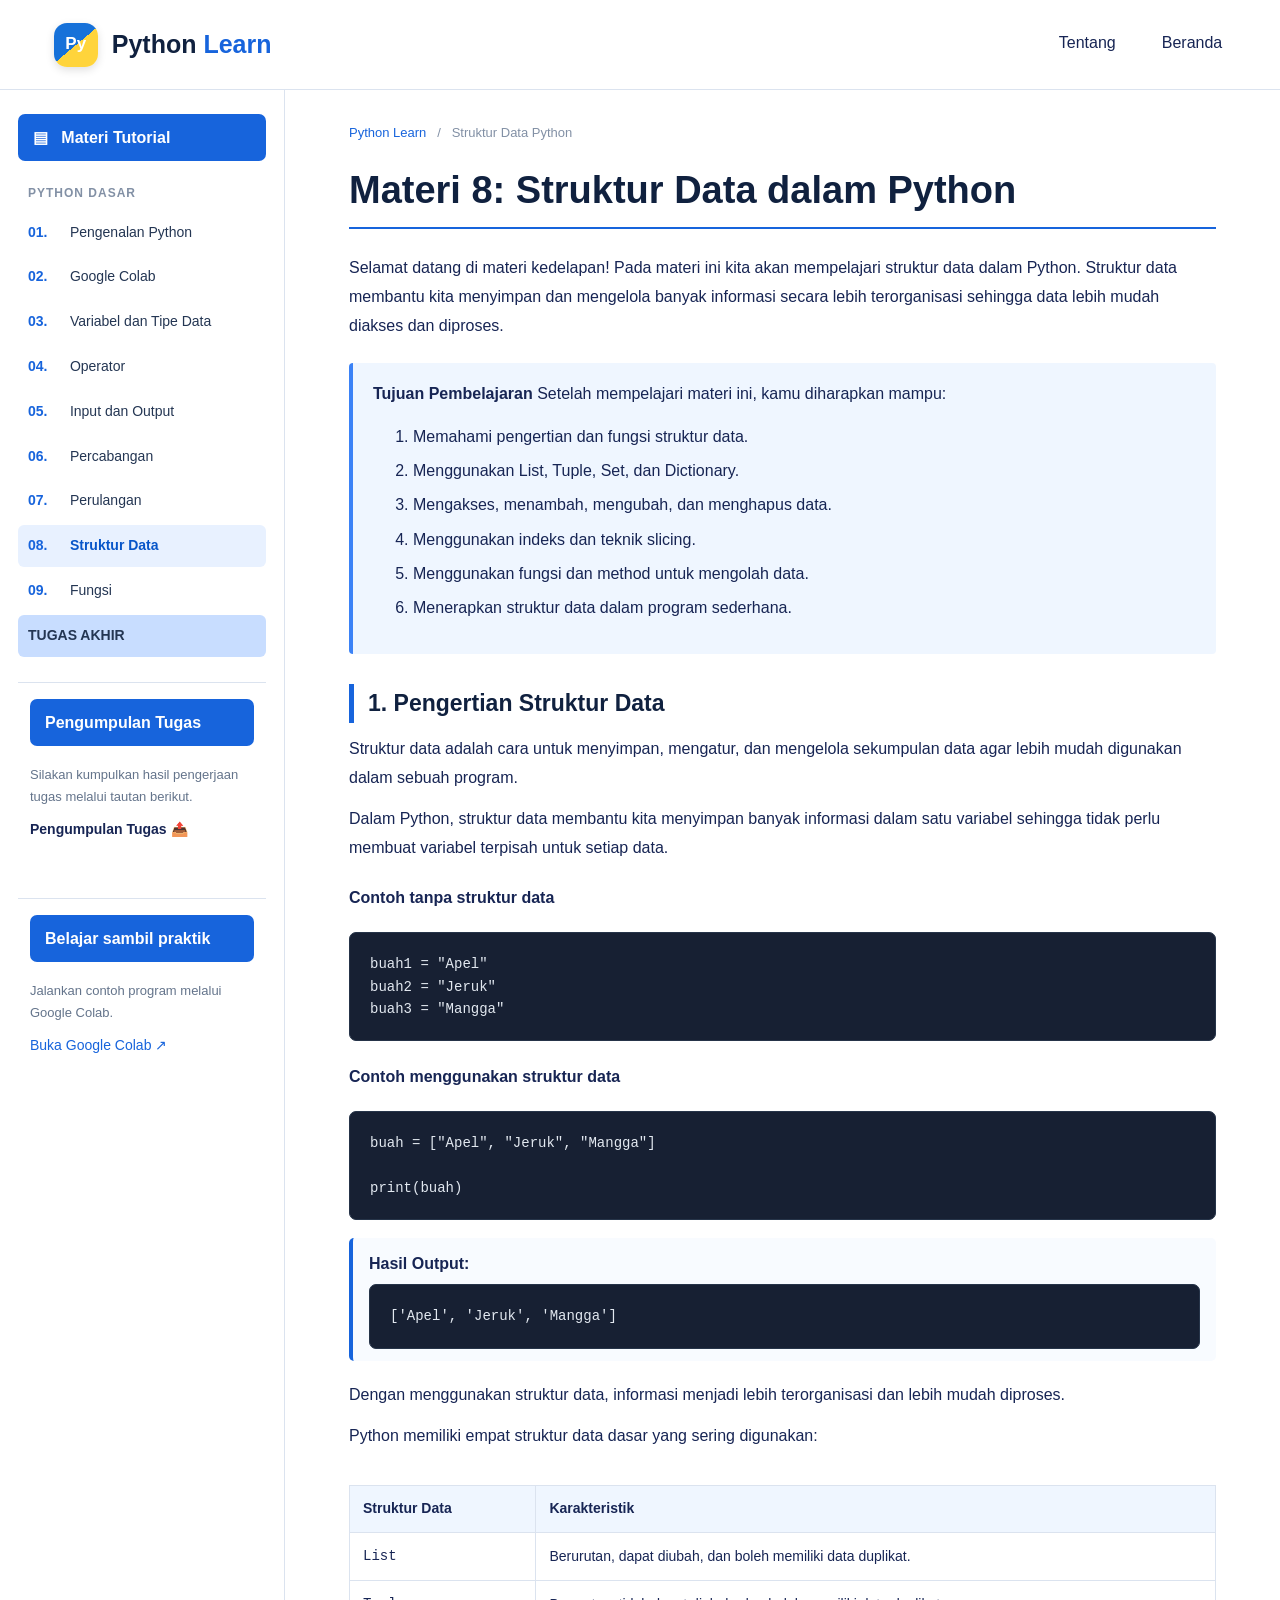
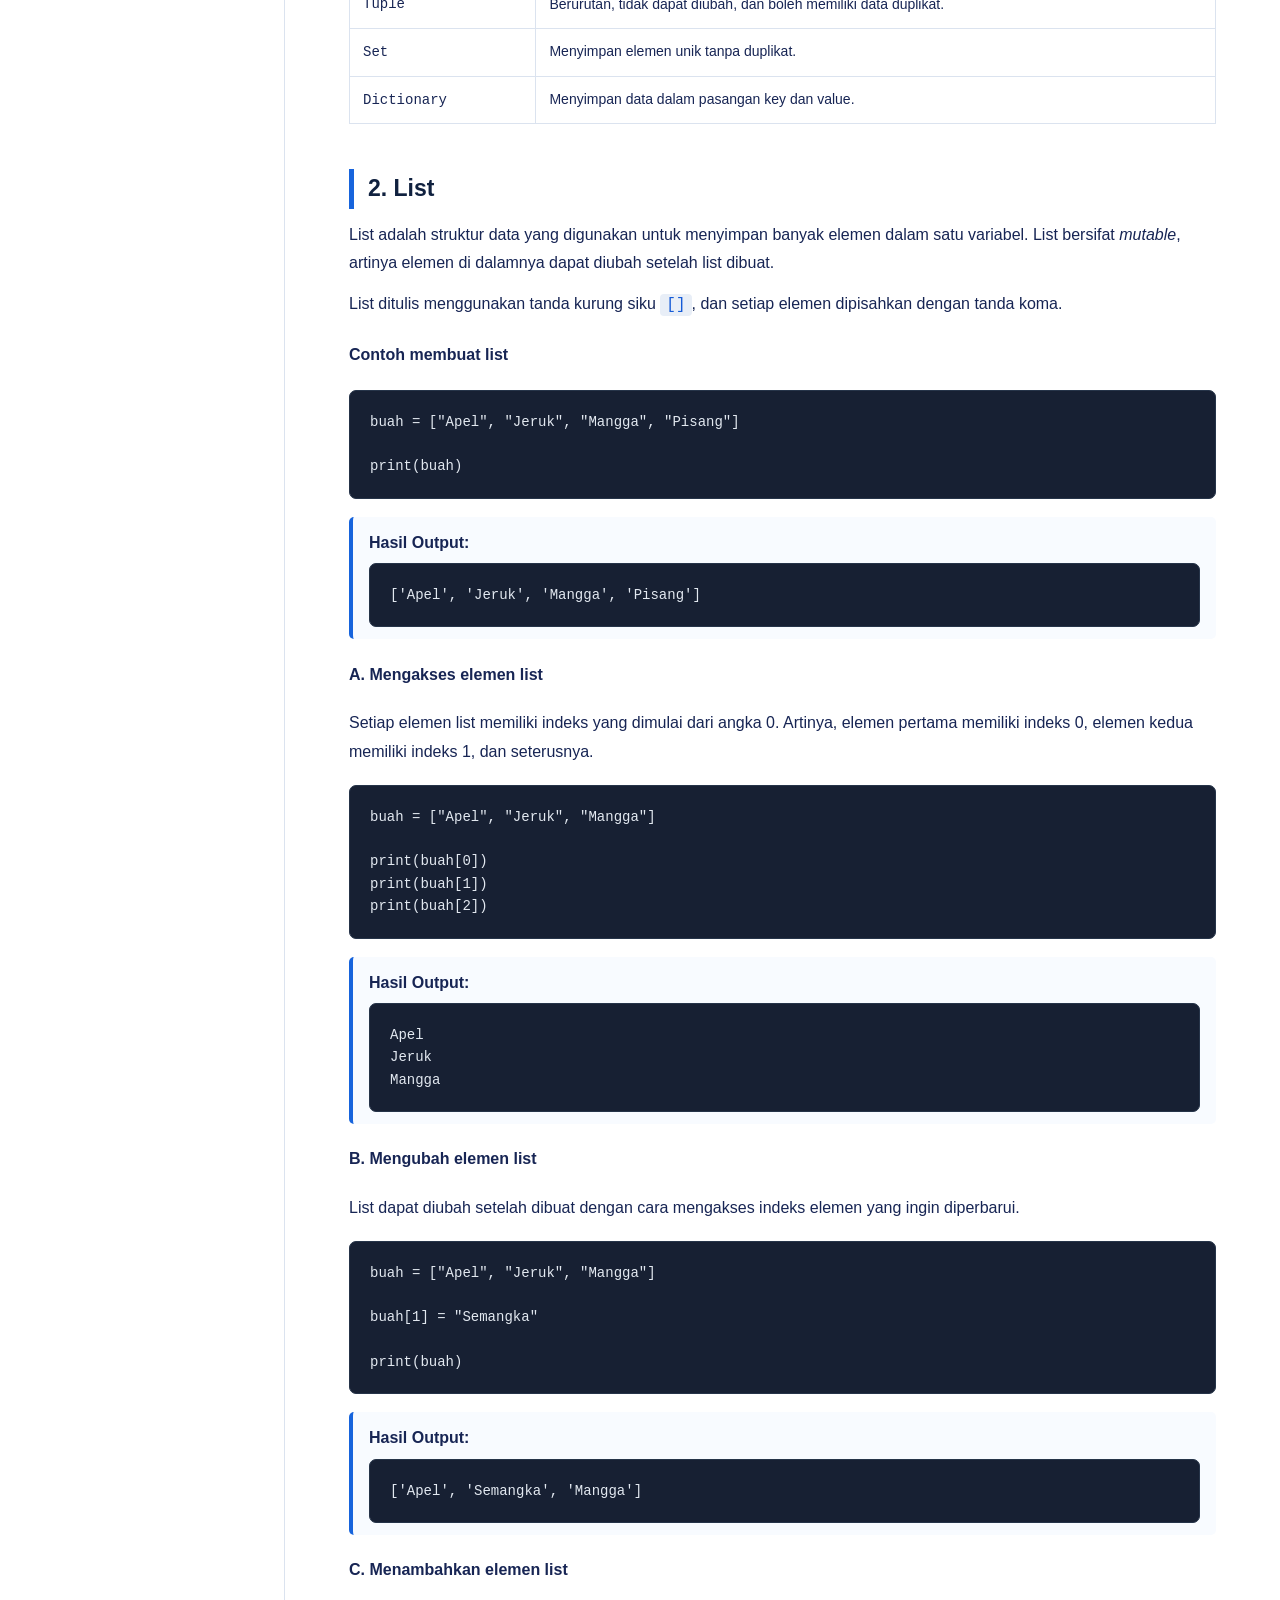
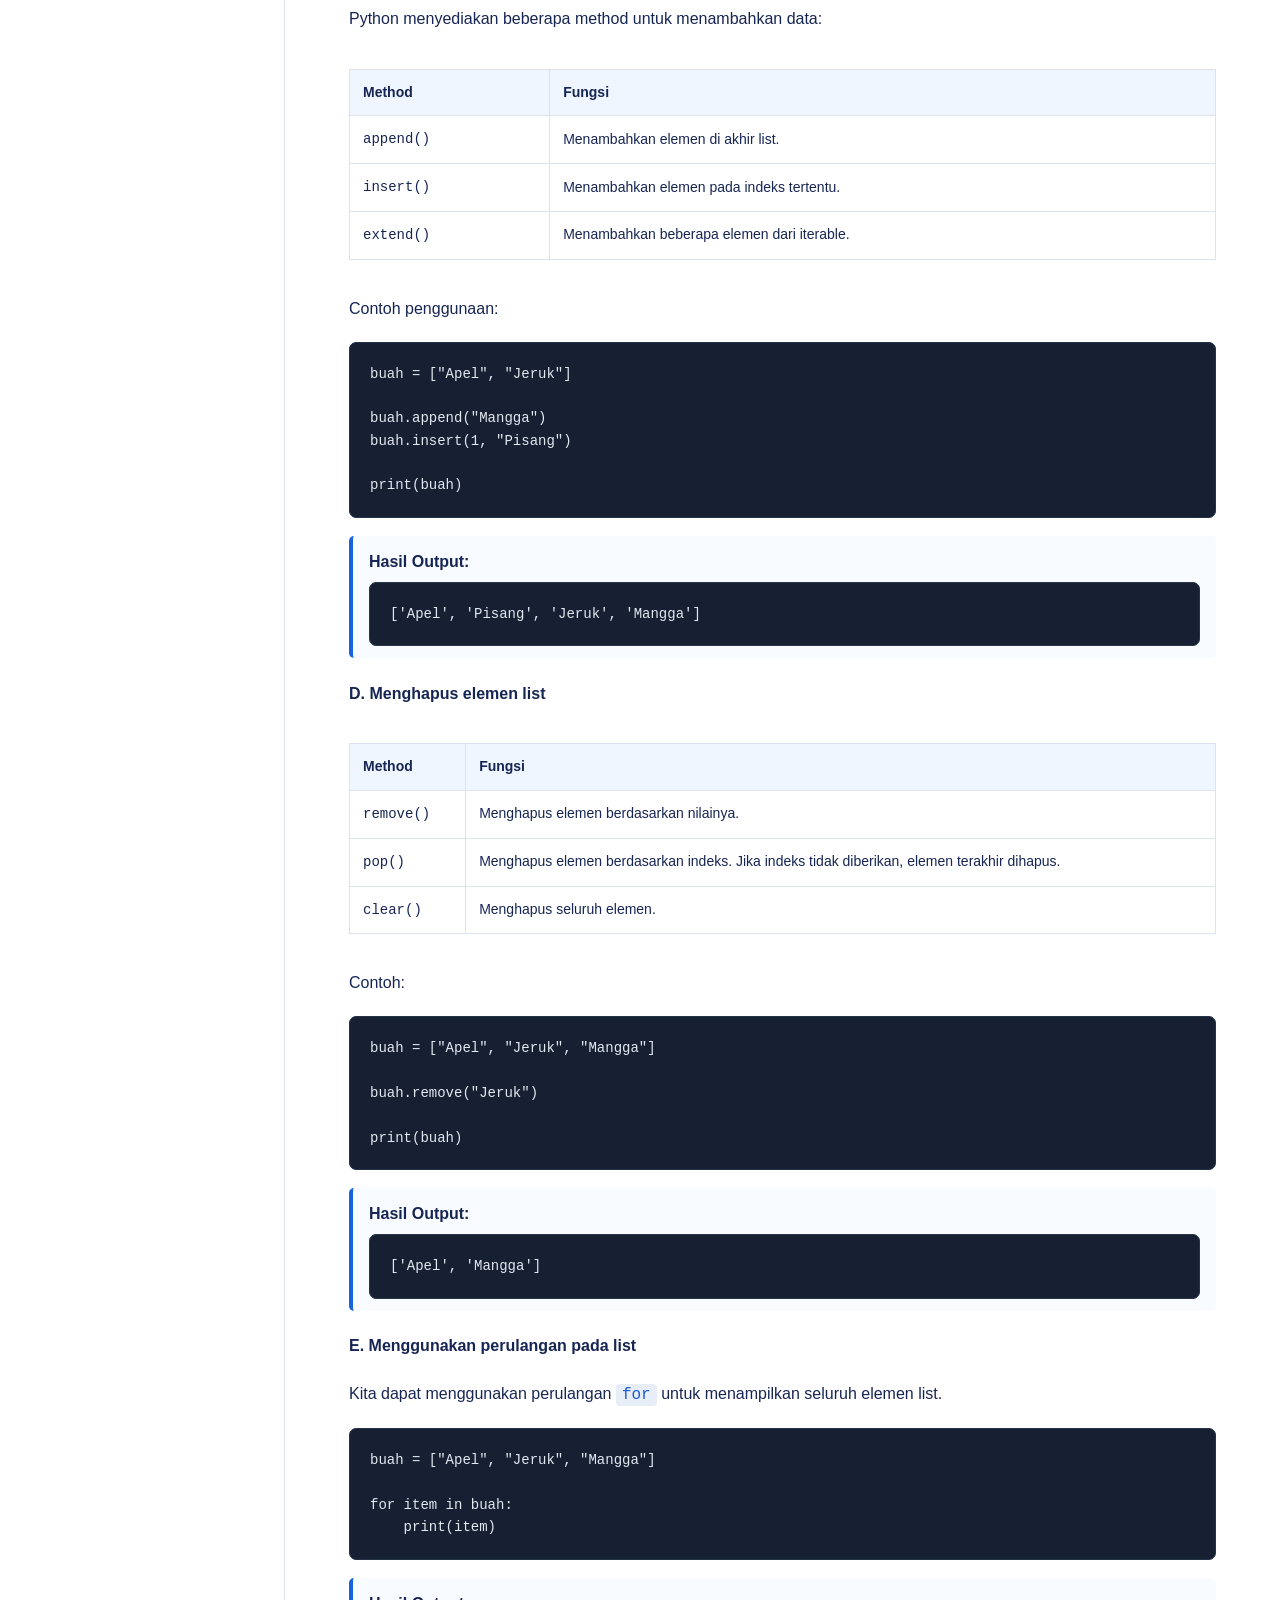
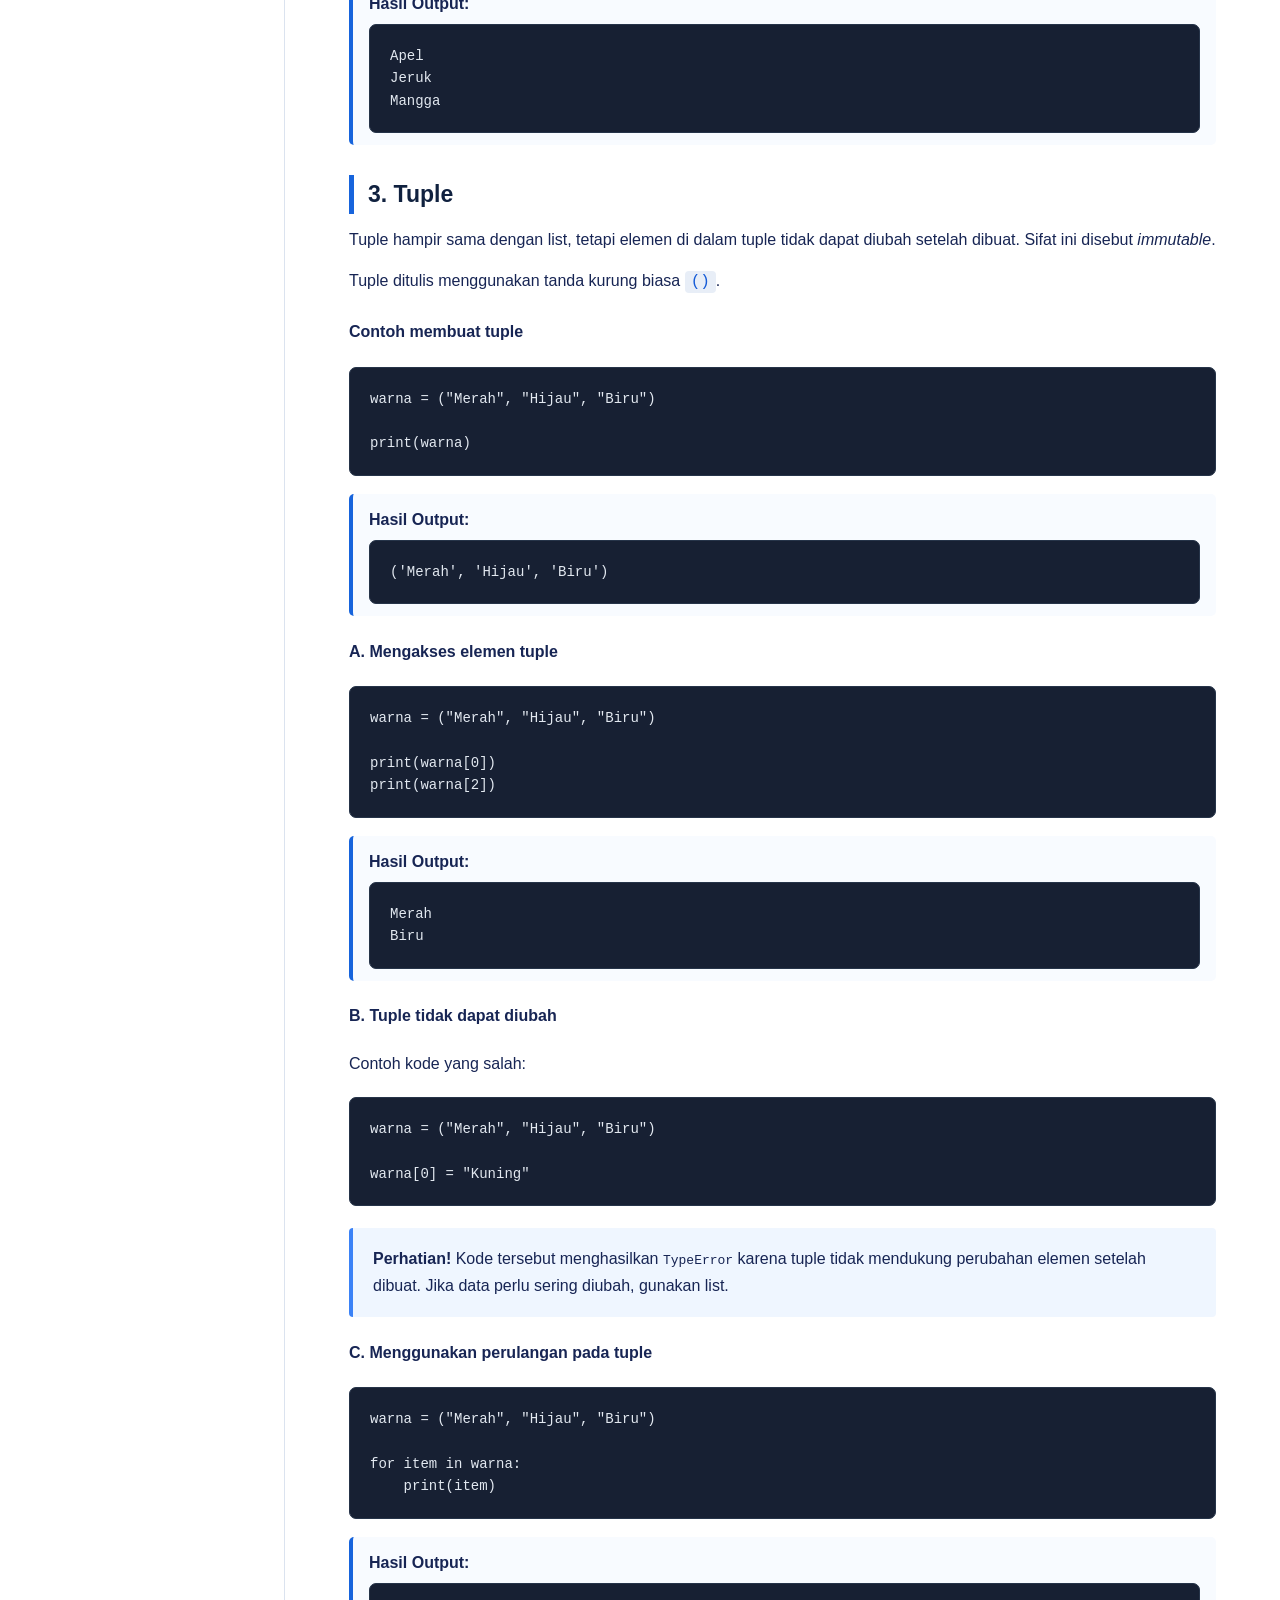
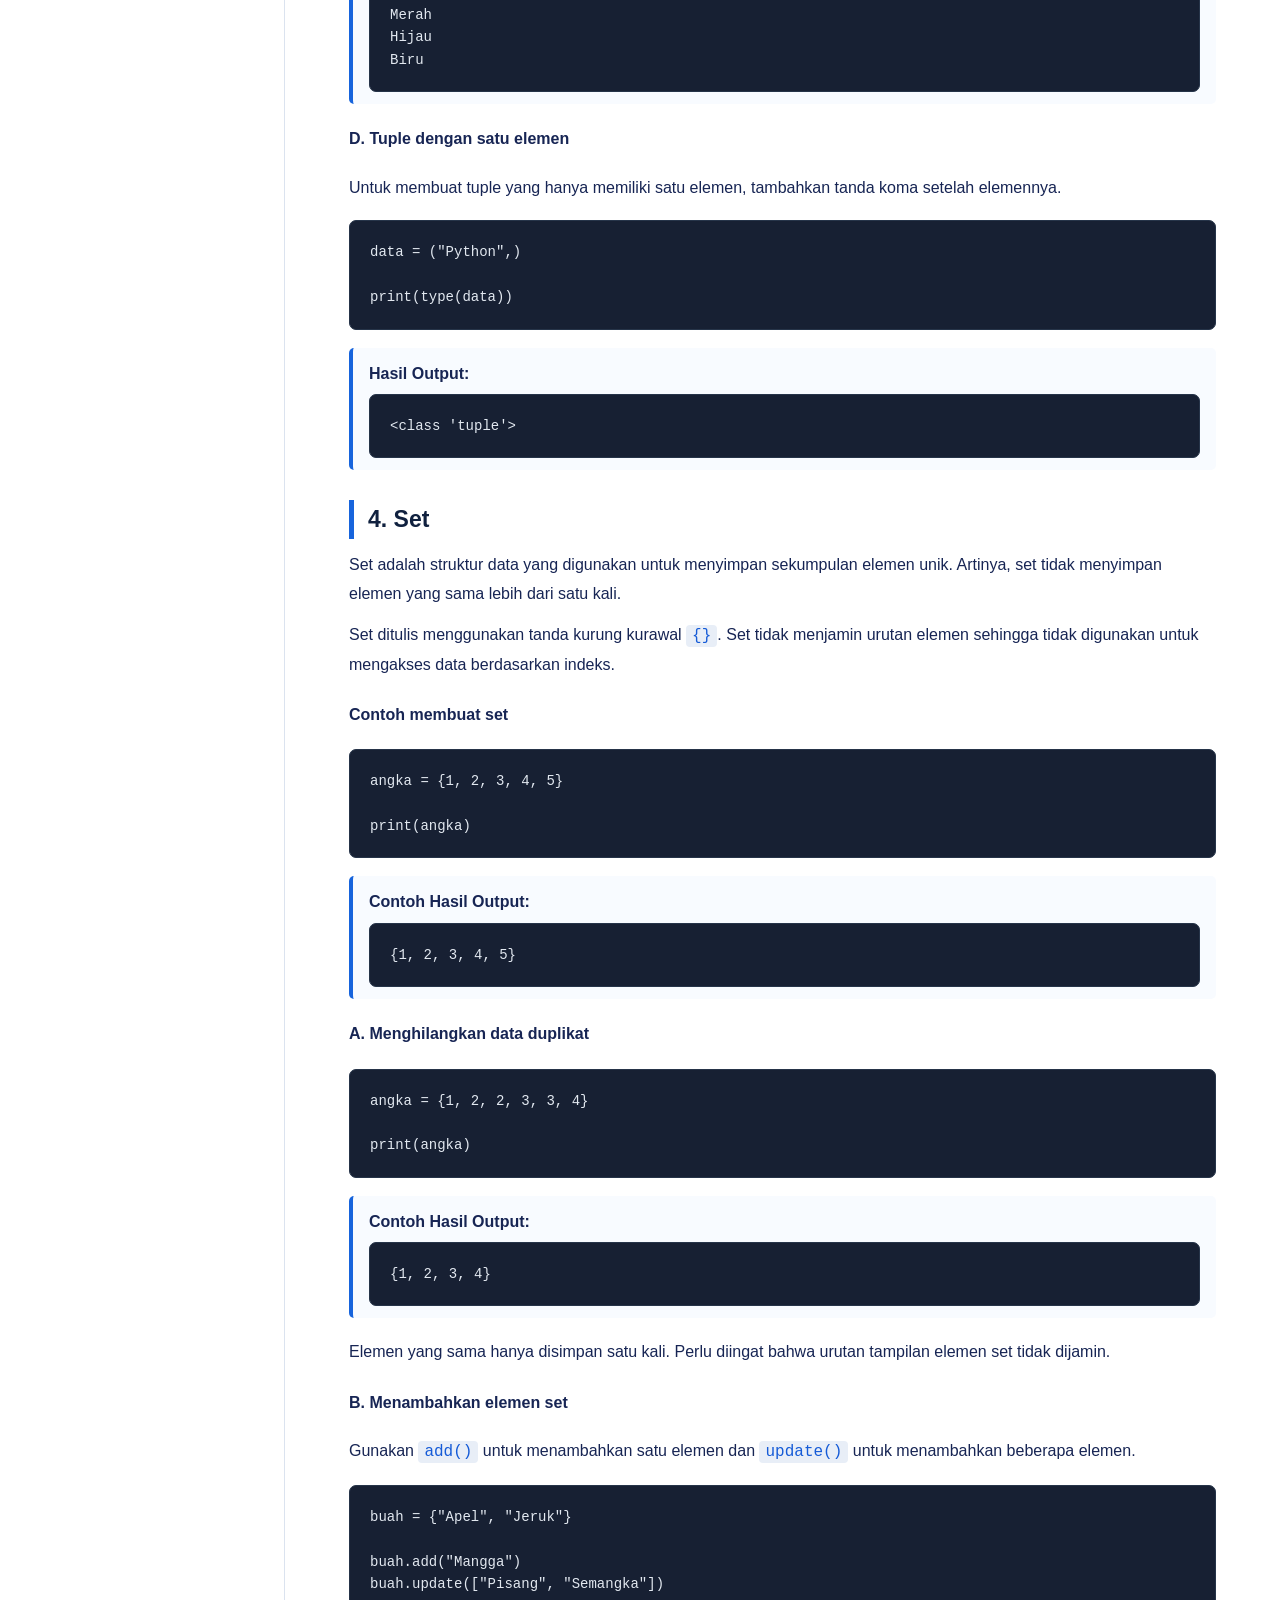
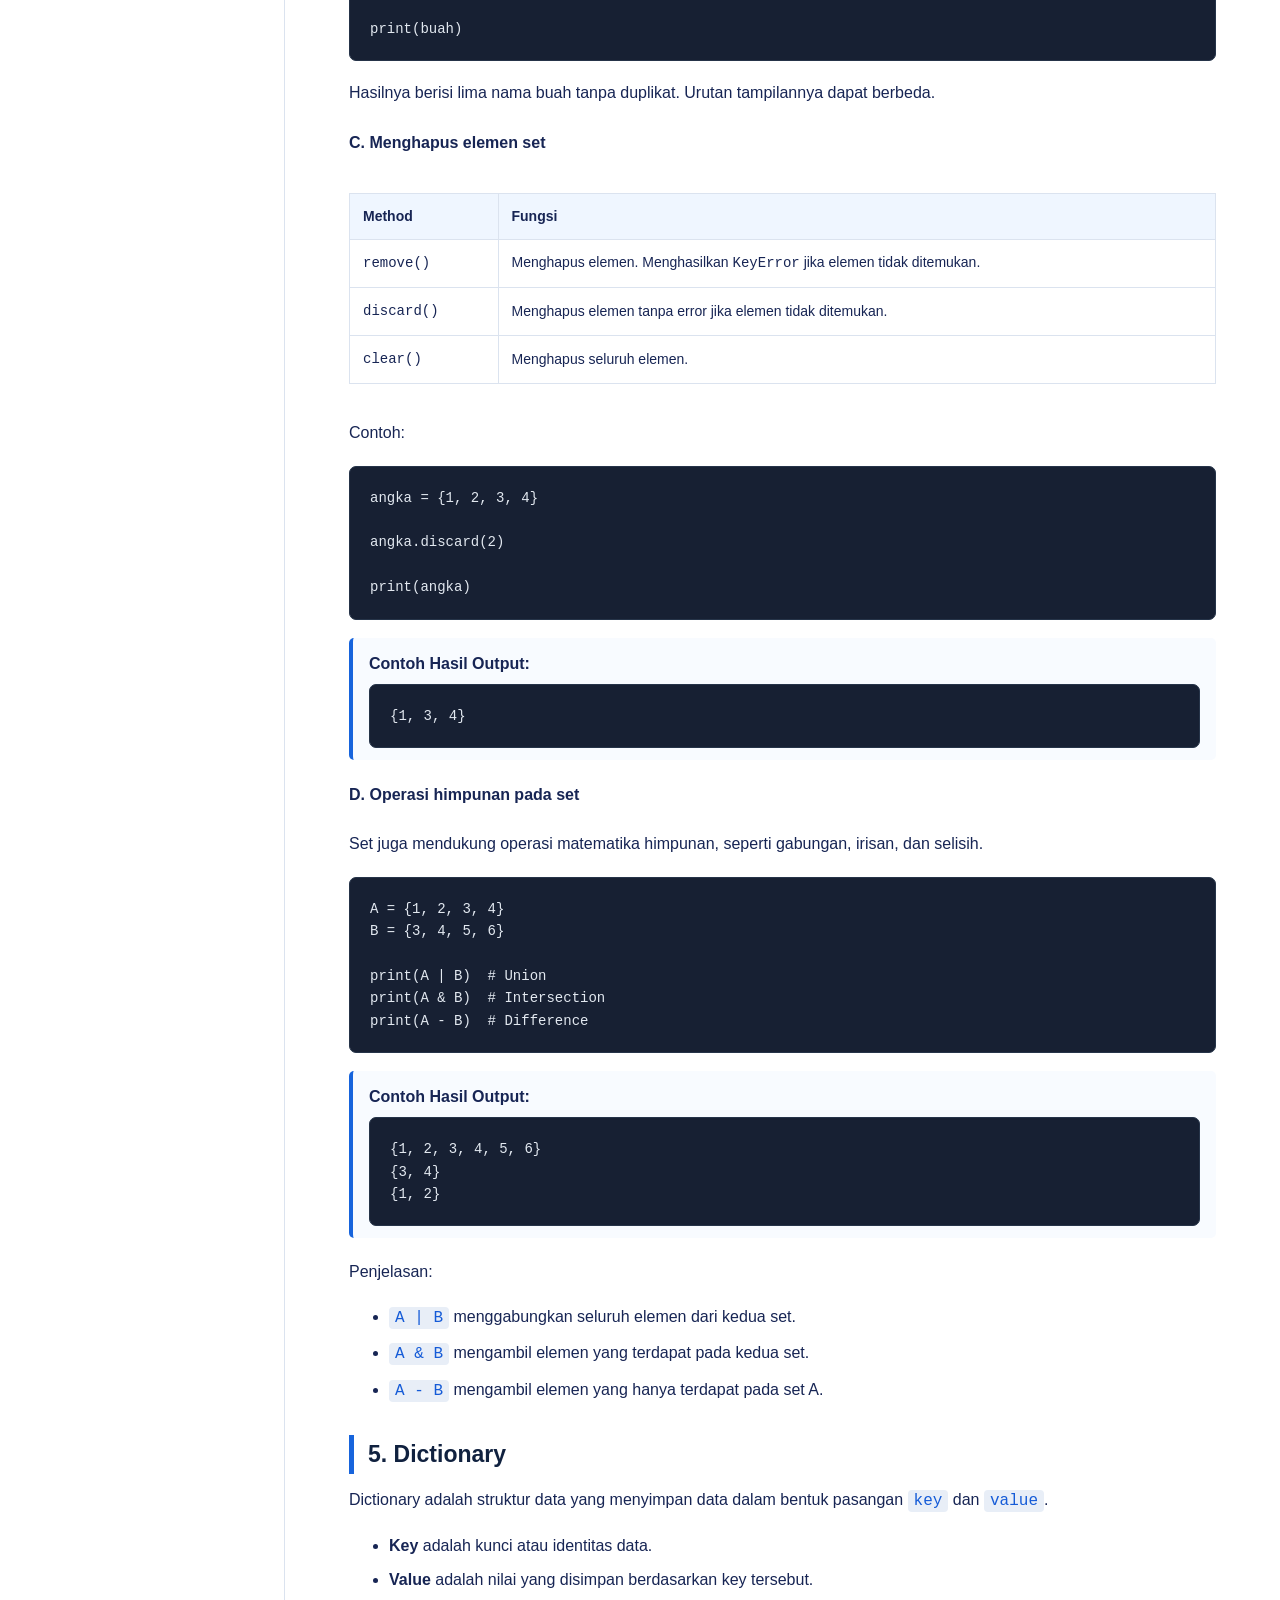
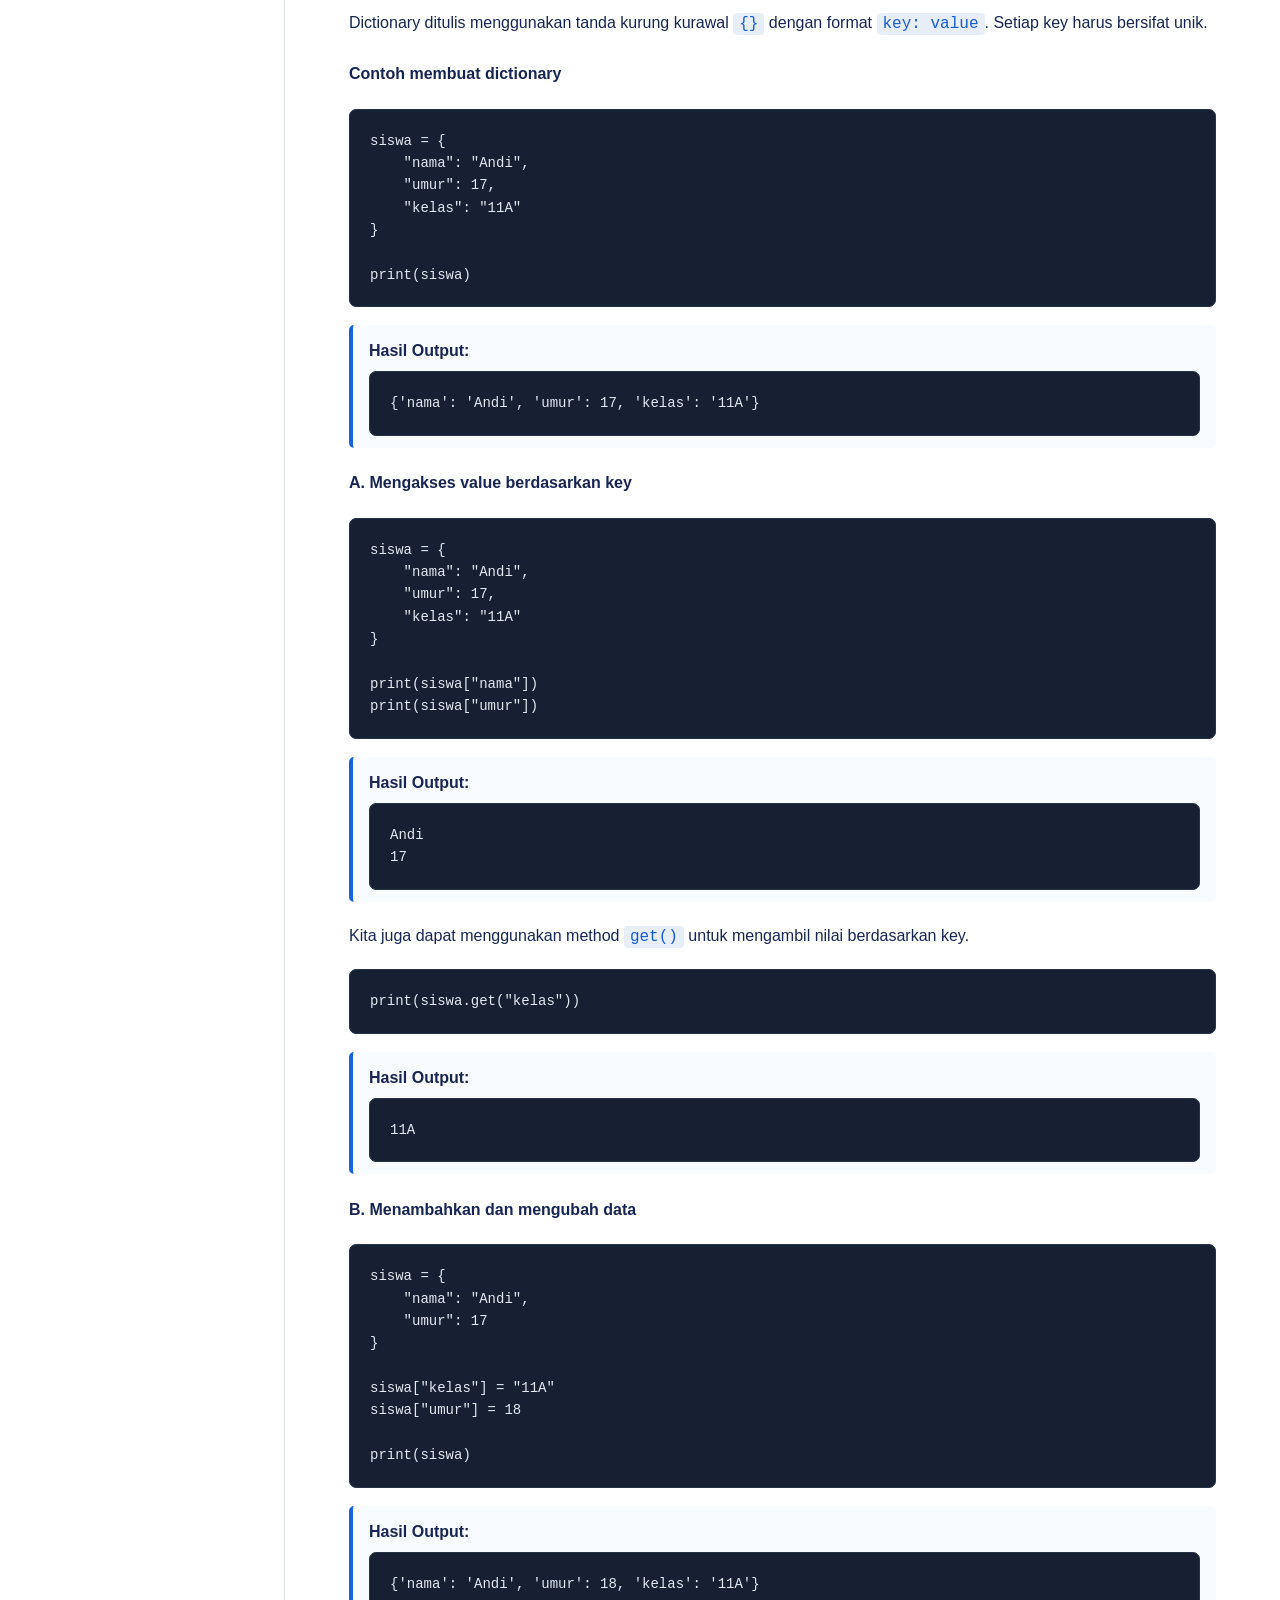
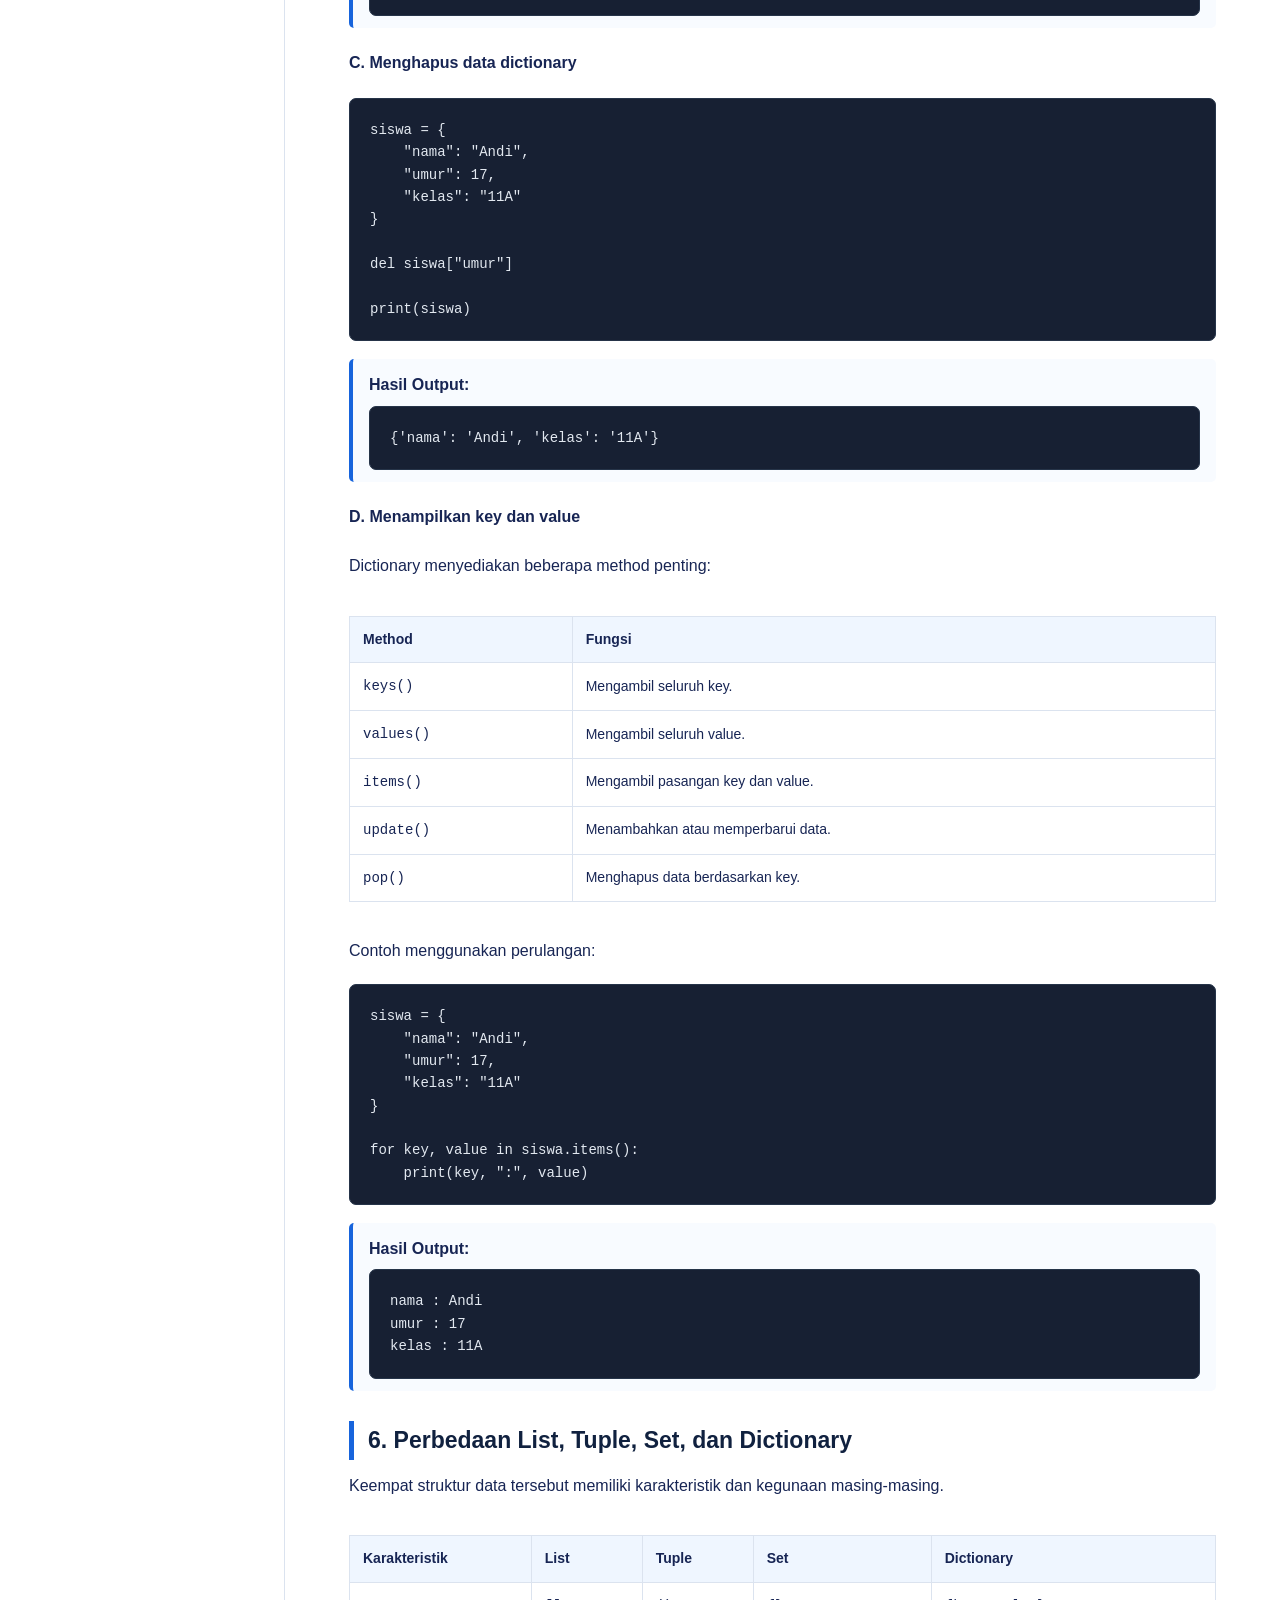
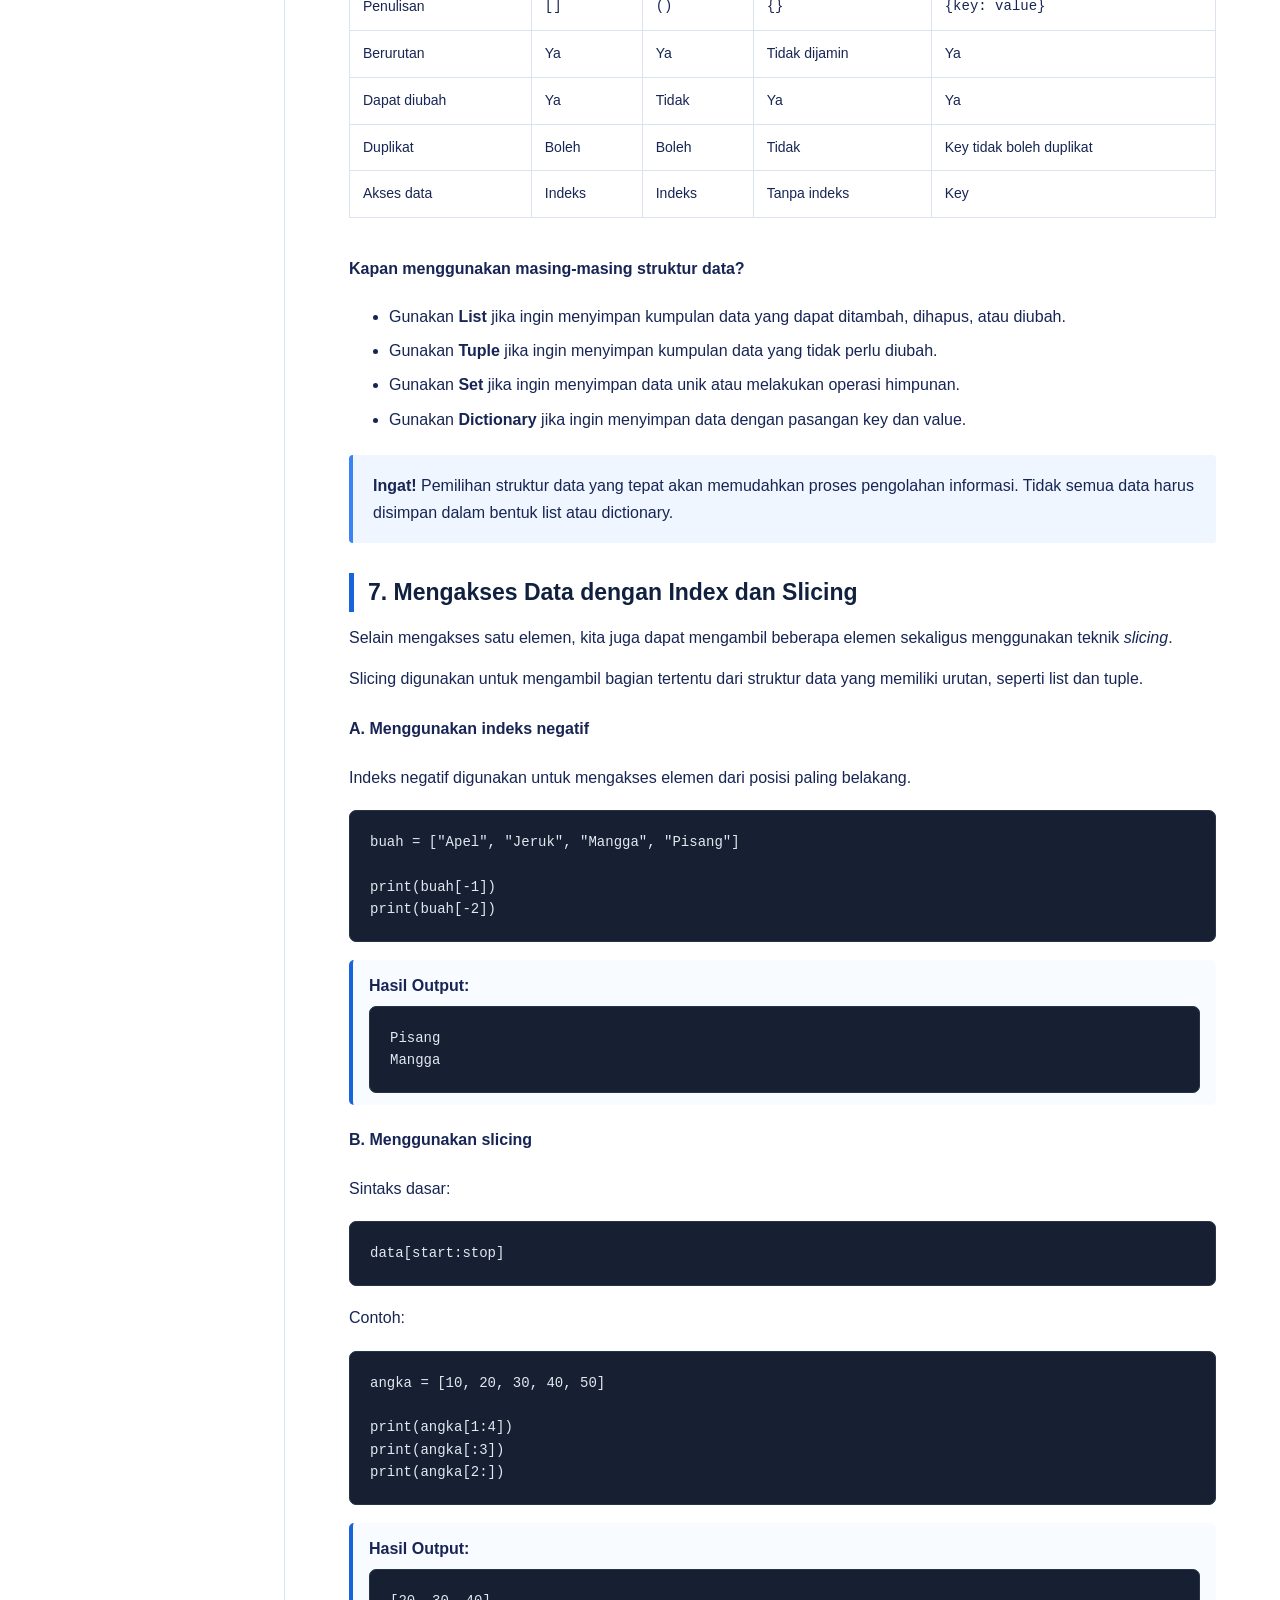
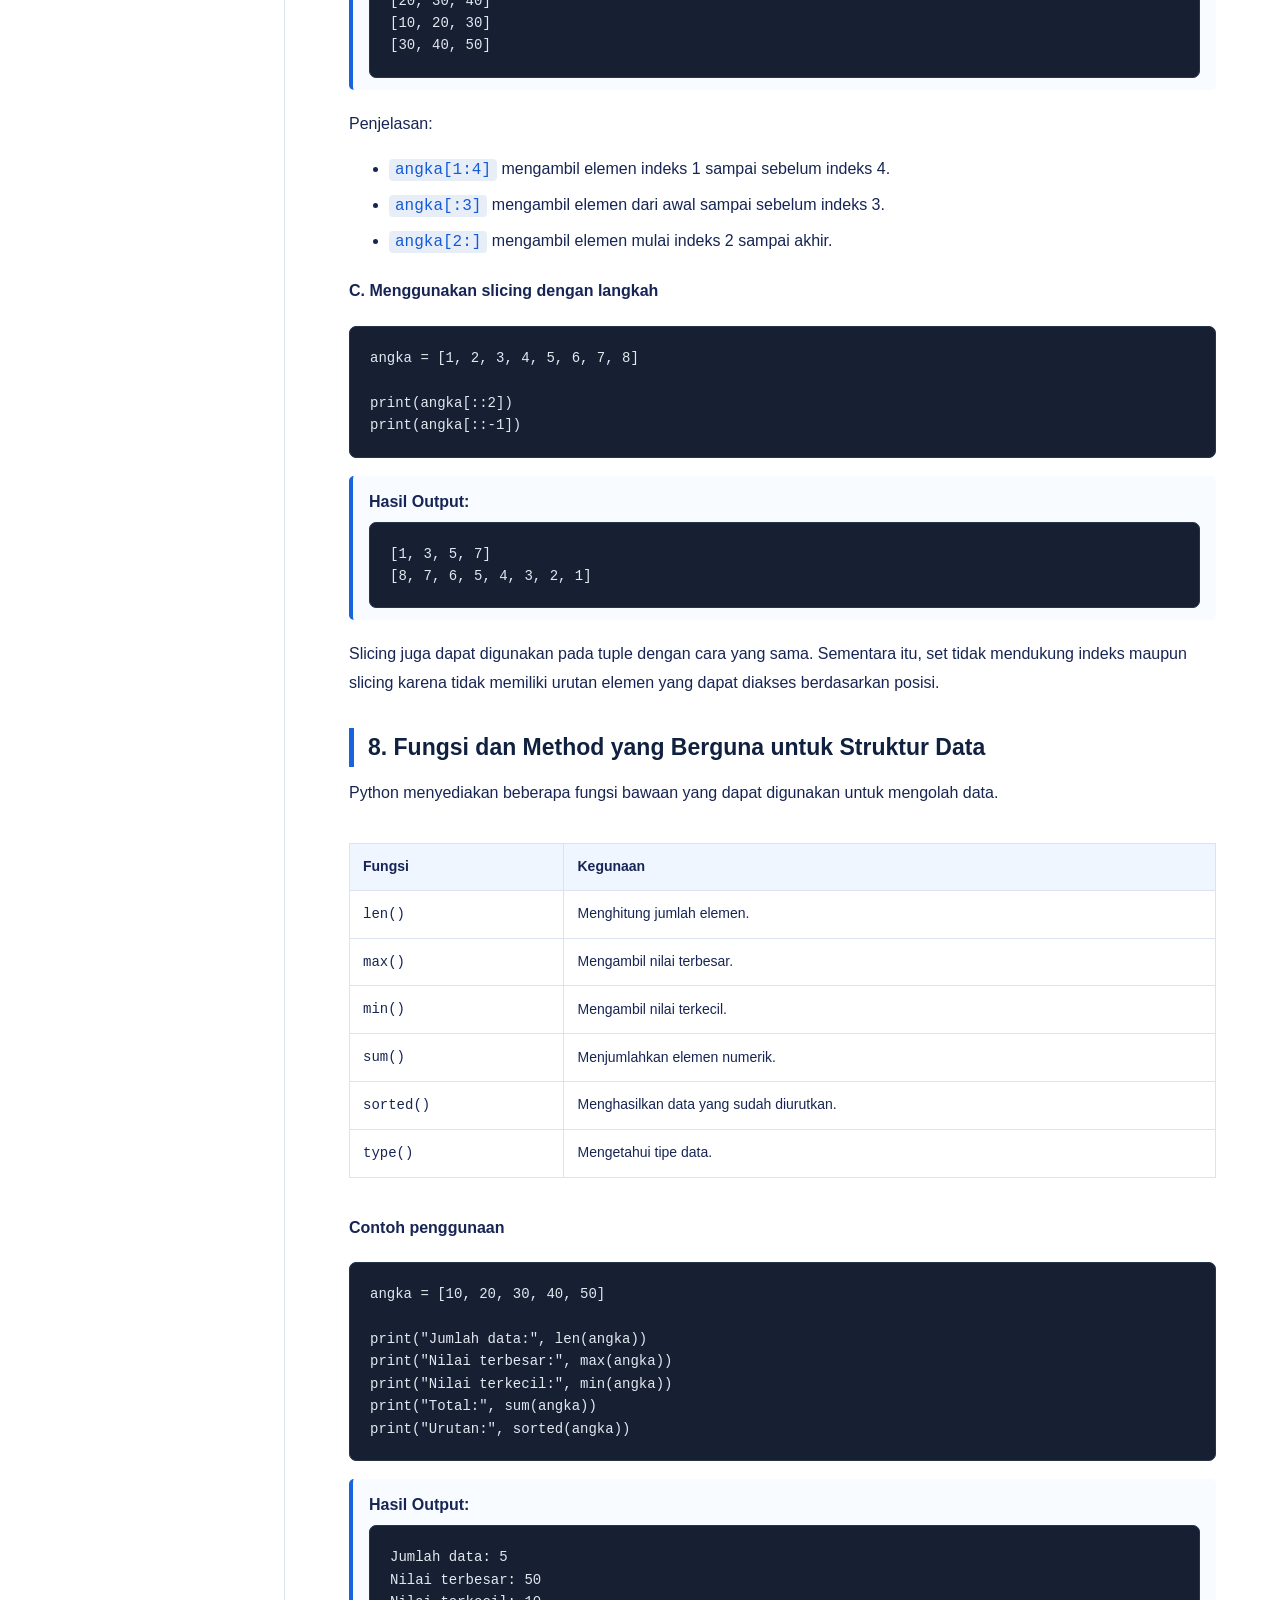
<file: struktur-data.html>
<!DOCTYPE html>
<html lang="id">
  <head>
    <meta charset="UTF-8" />
    <meta name="viewport" content="width=device-width, initial-scale=1.0" />
    <title>Materi 8: Struktur Data Python | Python Learn</title>
    <link rel="stylesheet" href="assets/css/style.css" />

    <style>
      /* Styling disamakan persis dengan pengenalan-python.html */
      .subsection {
        margin-bottom: 30px;
      }

      .subsection h3 {
        margin-top: 30px;
      }

      .table-responsive {
        overflow-x: auto;
        margin: 20px 0;
      }

      .content table {
        width: 100%;
        border-collapse: collapse;
        font-size: 14px;
        margin: 15px 0;
      }

      .content th,
      .content td {
        border: 1px solid #dbe3ef;
        padding: 11px 13px;
        text-align: left;
      }

      .content th {
        background: #eff6ff;
        color: #172554;
      }

      .code-output {
        background: #f8fbff;
        border-left: 4px solid #1764dc;
        padding: 12px 16px;
        border-radius: 5px;
        margin: 10px 0 20px;
      }

      .code-output strong {
        display: block;
        margin-bottom: 7px;
        color: #172554;
      }

      .code-output pre {
        margin: 0;
        white-space: pre-wrap;
      }

      .difficulty {
        display: inline-block;
        font-size: 12px;
        padding: 4px 10px;
        border-radius: 20px;
        background: #dbeafe;
        color: #1764dc;
        font-weight: bold;
        margin-bottom: 10px;
      }

      /* Kuis Interaktif */
      .quiz-container {
        border: 1px solid #dbe3ef;
        border-radius: 9px;
        padding: 22px;
        margin-top: 20px;
        background: #f8fbff;
      }

      .quiz-header {
        display: flex;
        justify-content: space-between;
        gap: 10px;
        flex-wrap: wrap;
        align-items: center;
        margin-bottom: 20px;
      }

      .quiz-progress {
        background: #e2e8f0;
        height: 8px;
        border-radius: 10px;
        overflow: hidden;
        margin-bottom: 22px;
      }

      .quiz-progress-bar {
        height: 100%;
        width: 0%;
        background: #1764dc;
        transition: width 0.3s;
      }

      .question-card {
        background: #fff;
        border: 1px solid #dbe3ef;
        border-radius: 8px;
        padding: 18px;
        margin-bottom: 16px;
      }

      .question-card h4 {
        margin: 0 0 13px;
        color: #172554;
      }

      .quiz-option {
        display: block;
        padding: 10px 12px;
        margin: 8px 0;
        border: 1px solid #dbe3ef;
        border-radius: 6px;
        cursor: pointer;
        font-size: 14px;
        background: white;
      }

      .quiz-option:hover {
        background: #eff6ff;
        border-color: #1764dc;
      }

      .quiz-option input {
        margin-right: 9px;
        accent-color: #1764dc;
      }

      .quiz-button {
        background: #1764dc;
        color: white;
        border: none;
        border-radius: 5px;
        padding: 12px 22px;
        cursor: pointer;
        font-size: 14px;
        margin-top: 10px;
      }

      .quiz-button:hover {
        background: #104bad;
      }

      .quiz-result {
        display: none;
        padding: 17px;
        margin-top: 18px;
        border-radius: 7px;
        background: #eff6ff;
        border-left: 4px solid #1764dc;
      }

      .quiz-result h4 {
        margin-top: 0;
      }

      .quiz-feedback {
        font-size: 13px;
        margin-top: 8px;
        color: #475569;
      }

      .quiz-feedback.correct {
        color: #15803d;
      }

      .quiz-feedback.wrong {
        color: #dc2626;
      }

      @media (max-width: 700px) {
        .quiz-container {
          padding: 14px;
        }
      }
    </style>
  </head>

  <body>
    <!-- HEADER -->
    <header>
      <a href="index.html" class="logo">
        <div class="logo-icon">Py</div>
        <h1>Python <span>Learn</span></h1>
      </a>

      <nav class="top-nav">
        <a href="tentang.html">Tentang</a>
        <a href="index.html">Beranda</a>
      </nav>
    </header>

    <div class="container">
      <!-- SIDEBAR -->
      <aside class="sidebar" id="sidebar"></aside>

      <!-- KONTEN MATERI -->
      <main class="content">
        <div class="breadcrumb">
          <a href="index.html">Python Learn</a>
          &nbsp; / &nbsp; Struktur Data Python
        </div>

        <h2>Materi 8: Struktur Data dalam Python</h2>

        <p>
          Selamat datang di materi kedelapan! Pada materi ini kita akan
          mempelajari struktur data dalam Python. Struktur data membantu kita
          menyimpan dan mengelola banyak informasi secara lebih terorganisasi
          sehingga data lebih mudah diakses dan diproses.
        </p>

        <div class="info">
          <strong>Tujuan Pembelajaran</strong>
          Setelah mempelajari materi ini, kamu diharapkan mampu:
          <ol>
            <li>Memahami pengertian dan fungsi struktur data.</li>
            <li>Menggunakan List, Tuple, Set, dan Dictionary.</li>
            <li>Mengakses, menambah, mengubah, dan menghapus data.</li>
            <li>Menggunakan indeks dan teknik slicing.</li>
            <li>Menggunakan fungsi dan method untuk mengolah data.</li>
            <li>Menerapkan struktur data dalam program sederhana.</li>
          </ol>
        </div>

        <!-- BAGIAN 1 -->
        <section class="subsection">
          <h3>1. Pengertian Struktur Data</h3>

          <p>
            Struktur data adalah cara untuk menyimpan, mengatur, dan mengelola
            sekumpulan data agar lebih mudah digunakan dalam sebuah program.
          </p>

          <p>
            Dalam Python, struktur data membantu kita menyimpan banyak informasi
            dalam satu variabel sehingga tidak perlu membuat variabel terpisah
            untuk setiap data.
          </p>

          <h4>Contoh tanpa struktur data</h4>

          <pre><code>buah1 = "Apel"
buah2 = "Jeruk"
buah3 = "Mangga"</code></pre>

          <h4>Contoh menggunakan struktur data</h4>

          <pre><code>buah = ["Apel", "Jeruk", "Mangga"]

print(buah)</code></pre>

          <div class="code-output">
            <strong>Hasil Output:</strong>
            <pre>['Apel', 'Jeruk', 'Mangga']</pre>
          </div>

          <p>
            Dengan menggunakan struktur data, informasi menjadi lebih
            terorganisasi dan lebih mudah diproses.
          </p>

          <p>
            Python memiliki empat struktur data dasar yang sering digunakan:
          </p>

          <div class="table-responsive">
            <table>
              <thead>
                <tr>
                  <th>Struktur Data</th>
                  <th>Karakteristik</th>
                </tr>
              </thead>
              <tbody>
                <tr>
                  <td><code>List</code></td>
                  <td>
                    Berurutan, dapat diubah, dan boleh memiliki data duplikat.
                  </td>
                </tr>
                <tr>
                  <td><code>Tuple</code></td>
                  <td>
                    Berurutan, tidak dapat diubah, dan boleh memiliki data
                    duplikat.
                  </td>
                </tr>
                <tr>
                  <td><code>Set</code></td>
                  <td>Menyimpan elemen unik tanpa duplikat.</td>
                </tr>
                <tr>
                  <td><code>Dictionary</code></td>
                  <td>Menyimpan data dalam pasangan key dan value.</td>
                </tr>
              </tbody>
            </table>
          </div>
        </section>

        <!-- BAGIAN 2 -->
        <section class="subsection">
          <h3>2. List</h3>

          <p>
            List adalah struktur data yang digunakan untuk menyimpan banyak
            elemen dalam satu variabel. List bersifat <i>mutable</i>, artinya
            elemen di dalamnya dapat diubah setelah list dibuat.
          </p>

          <p>
            List ditulis menggunakan tanda kurung siku <code>[]</code>, dan
            setiap elemen dipisahkan dengan tanda koma.
          </p>

          <h4>Contoh membuat list</h4>

          <pre><code>buah = ["Apel", "Jeruk", "Mangga", "Pisang"]

print(buah)</code></pre>

          <div class="code-output">
            <strong>Hasil Output:</strong>
            <pre>['Apel', 'Jeruk', 'Mangga', 'Pisang']</pre>
          </div>

          <h4>A. Mengakses elemen list</h4>

          <p>
            Setiap elemen list memiliki indeks yang dimulai dari angka 0.
            Artinya, elemen pertama memiliki indeks 0, elemen kedua memiliki
            indeks 1, dan seterusnya.
          </p>

          <pre><code>buah = ["Apel", "Jeruk", "Mangga"]

print(buah[0])
print(buah[1])
print(buah[2])</code></pre>

          <div class="code-output">
            <strong>Hasil Output:</strong>
            <pre>
Apel
Jeruk
Mangga</pre
            >
          </div>

          <h4>B. Mengubah elemen list</h4>

          <p>
            List dapat diubah setelah dibuat dengan cara mengakses indeks elemen
            yang ingin diperbarui.
          </p>

          <pre><code>buah = ["Apel", "Jeruk", "Mangga"]

buah[1] = "Semangka"

print(buah)</code></pre>

          <div class="code-output">
            <strong>Hasil Output:</strong>
            <pre>['Apel', 'Semangka', 'Mangga']</pre>
          </div>

          <h4>C. Menambahkan elemen list</h4>

          <p>Python menyediakan beberapa method untuk menambahkan data:</p>

          <div class="table-responsive">
            <table>
              <thead>
                <tr>
                  <th>Method</th>
                  <th>Fungsi</th>
                </tr>
              </thead>
              <tbody>
                <tr>
                  <td><code>append()</code></td>
                  <td>Menambahkan elemen di akhir list.</td>
                </tr>
                <tr>
                  <td><code>insert()</code></td>
                  <td>Menambahkan elemen pada indeks tertentu.</td>
                </tr>
                <tr>
                  <td><code>extend()</code></td>
                  <td>Menambahkan beberapa elemen dari iterable.</td>
                </tr>
              </tbody>
            </table>
          </div>

          <p>Contoh penggunaan:</p>

          <pre><code>buah = ["Apel", "Jeruk"]

buah.append("Mangga")
buah.insert(1, "Pisang")

print(buah)</code></pre>

          <div class="code-output">
            <strong>Hasil Output:</strong>
            <pre>['Apel', 'Pisang', 'Jeruk', 'Mangga']</pre>
          </div>

          <h4>D. Menghapus elemen list</h4>

          <div class="table-responsive">
            <table>
              <thead>
                <tr>
                  <th>Method</th>
                  <th>Fungsi</th>
                </tr>
              </thead>
              <tbody>
                <tr>
                  <td><code>remove()</code></td>
                  <td>Menghapus elemen berdasarkan nilainya.</td>
                </tr>
                <tr>
                  <td><code>pop()</code></td>
                  <td>
                    Menghapus elemen berdasarkan indeks. Jika indeks tidak
                    diberikan, elemen terakhir dihapus.
                  </td>
                </tr>
                <tr>
                  <td><code>clear()</code></td>
                  <td>Menghapus seluruh elemen.</td>
                </tr>
              </tbody>
            </table>
          </div>

          <p>Contoh:</p>

          <pre><code>buah = ["Apel", "Jeruk", "Mangga"]

buah.remove("Jeruk")

print(buah)</code></pre>

          <div class="code-output">
            <strong>Hasil Output:</strong>
            <pre>['Apel', 'Mangga']</pre>
          </div>

          <h4>E. Menggunakan perulangan pada list</h4>

          <p>
            Kita dapat menggunakan perulangan <code>for</code> untuk menampilkan
            seluruh elemen list.
          </p>

          <pre><code>buah = ["Apel", "Jeruk", "Mangga"]

for item in buah:
    print(item)</code></pre>

          <div class="code-output">
            <strong>Hasil Output:</strong>
            <pre>
Apel
Jeruk
Mangga</pre
            >
          </div>
        </section>

        <!-- BAGIAN 3 -->
        <section class="subsection">
          <h3>3. Tuple</h3>

          <p>
            Tuple hampir sama dengan list, tetapi elemen di dalam tuple tidak
            dapat diubah setelah dibuat. Sifat ini disebut <i>immutable</i>.
          </p>

          <p>Tuple ditulis menggunakan tanda kurung biasa <code>()</code>.</p>

          <h4>Contoh membuat tuple</h4>

          <pre><code>warna = ("Merah", "Hijau", "Biru")

print(warna)</code></pre>

          <div class="code-output">
            <strong>Hasil Output:</strong>
            <pre>('Merah', 'Hijau', 'Biru')</pre>
          </div>

          <h4>A. Mengakses elemen tuple</h4>

          <pre><code>warna = ("Merah", "Hijau", "Biru")

print(warna[0])
print(warna[2])</code></pre>

          <div class="code-output">
            <strong>Hasil Output:</strong>
            <pre>
Merah
Biru</pre
            >
          </div>

          <h4>B. Tuple tidak dapat diubah</h4>

          <p>Contoh kode yang salah:</p>

          <pre><code>warna = ("Merah", "Hijau", "Biru")

warna[0] = "Kuning"</code></pre>

          <div class="info">
            <strong>Perhatian!</strong>
            Kode tersebut menghasilkan <code>TypeError</code> karena tuple tidak
            mendukung perubahan elemen setelah dibuat. Jika data perlu sering
            diubah, gunakan list.
          </div>

          <h4>C. Menggunakan perulangan pada tuple</h4>

          <pre><code>warna = ("Merah", "Hijau", "Biru")

for item in warna:
    print(item)</code></pre>

          <div class="code-output">
            <strong>Hasil Output:</strong>
            <pre>
Merah
Hijau
Biru</pre
            >
          </div>

          <h4>D. Tuple dengan satu elemen</h4>

          <p>
            Untuk membuat tuple yang hanya memiliki satu elemen, tambahkan tanda
            koma setelah elemennya.
          </p>

          <pre><code>data = ("Python",)

print(type(data))</code></pre>

          <div class="code-output">
            <strong>Hasil Output:</strong>
            <pre>&lt;class 'tuple'&gt;</pre>
          </div>
        </section>

        <!-- BAGIAN 4 -->
        <section class="subsection">
          <h3>4. Set</h3>

          <p>
            Set adalah struktur data yang digunakan untuk menyimpan sekumpulan
            elemen unik. Artinya, set tidak menyimpan elemen yang sama lebih
            dari satu kali.
          </p>

          <p>
            Set ditulis menggunakan tanda kurung kurawal <code>{}</code>. Set
            tidak menjamin urutan elemen sehingga tidak digunakan untuk
            mengakses data berdasarkan indeks.
          </p>

          <h4>Contoh membuat set</h4>

          <pre><code>angka = {1, 2, 3, 4, 5}

print(angka)</code></pre>

          <div class="code-output">
            <strong>Contoh Hasil Output:</strong>
            <pre>{1, 2, 3, 4, 5}</pre>
          </div>

          <h4>A. Menghilangkan data duplikat</h4>

          <pre><code>angka = {1, 2, 2, 3, 3, 4}

print(angka)</code></pre>

          <div class="code-output">
            <strong>Contoh Hasil Output:</strong>
            <pre>{1, 2, 3, 4}</pre>
          </div>

          <p>
            Elemen yang sama hanya disimpan satu kali. Perlu diingat bahwa
            urutan tampilan elemen set tidak dijamin.
          </p>

          <h4>B. Menambahkan elemen set</h4>

          <p>
            Gunakan <code>add()</code> untuk menambahkan satu elemen dan
            <code>update()</code> untuk menambahkan beberapa elemen.
          </p>

          <pre><code>buah = {"Apel", "Jeruk"}

buah.add("Mangga")
buah.update(["Pisang", "Semangka"])

print(buah)</code></pre>

          <p>
            Hasilnya berisi lima nama buah tanpa duplikat. Urutan tampilannya
            dapat berbeda.
          </p>

          <h4>C. Menghapus elemen set</h4>

          <div class="table-responsive">
            <table>
              <thead>
                <tr>
                  <th>Method</th>
                  <th>Fungsi</th>
                </tr>
              </thead>
              <tbody>
                <tr>
                  <td><code>remove()</code></td>
                  <td>
                    Menghapus elemen. Menghasilkan <code>KeyError</code> jika
                    elemen tidak ditemukan.
                  </td>
                </tr>
                <tr>
                  <td><code>discard()</code></td>
                  <td>
                    Menghapus elemen tanpa error jika elemen tidak ditemukan.
                  </td>
                </tr>
                <tr>
                  <td><code>clear()</code></td>
                  <td>Menghapus seluruh elemen.</td>
                </tr>
              </tbody>
            </table>
          </div>

          <p>Contoh:</p>

          <pre><code>angka = {1, 2, 3, 4}

angka.discard(2)

print(angka)</code></pre>

          <div class="code-output">
            <strong>Contoh Hasil Output:</strong>
            <pre>{1, 3, 4}</pre>
          </div>

          <h4>D. Operasi himpunan pada set</h4>

          <p>
            Set juga mendukung operasi matematika himpunan, seperti gabungan,
            irisan, dan selisih.
          </p>

          <pre><code>A = {1, 2, 3, 4}
B = {3, 4, 5, 6}

print(A | B)  # Union
print(A &amp; B)  # Intersection
print(A - B)  # Difference</code></pre>

          <div class="code-output">
            <strong>Contoh Hasil Output:</strong>
            <pre>
{1, 2, 3, 4, 5, 6}
{3, 4}
{1, 2}</pre
            >
          </div>

          <p>Penjelasan:</p>

          <ul>
            <li>
              <code>A | B</code> menggabungkan seluruh elemen dari kedua set.
            </li>
            <li>
              <code>A &amp; B</code> mengambil elemen yang terdapat pada kedua
              set.
            </li>
            <li>
              <code>A - B</code> mengambil elemen yang hanya terdapat pada set
              A.
            </li>
          </ul>
        </section>

        <!-- BAGIAN 5 -->
        <section class="subsection">
          <h3>5. Dictionary</h3>

          <p>
            Dictionary adalah struktur data yang menyimpan data dalam bentuk
            pasangan <code>key</code> dan <code>value</code>.
          </p>

          <ul>
            <li><strong>Key</strong> adalah kunci atau identitas data.</li>
            <li>
              <strong>Value</strong> adalah nilai yang disimpan berdasarkan key
              tersebut.
            </li>
          </ul>

          <p>
            Dictionary ditulis menggunakan tanda kurung kurawal
            <code>{}</code> dengan format <code>key: value</code>. Setiap key
            harus bersifat unik.
          </p>

          <h4>Contoh membuat dictionary</h4>

          <pre><code>siswa = {
    "nama": "Andi",
    "umur": 17,
    "kelas": "11A"
}

print(siswa)</code></pre>

          <div class="code-output">
            <strong>Hasil Output:</strong>
            <pre>{'nama': 'Andi', 'umur': 17, 'kelas': '11A'}</pre>
          </div>

          <h4>A. Mengakses value berdasarkan key</h4>

          <pre><code>siswa = {
    "nama": "Andi",
    "umur": 17,
    "kelas": "11A"
}

print(siswa["nama"])
print(siswa["umur"])</code></pre>

          <div class="code-output">
            <strong>Hasil Output:</strong>
            <pre>
Andi
17</pre
            >
          </div>

          <p>
            Kita juga dapat menggunakan method <code>get()</code> untuk
            mengambil nilai berdasarkan key.
          </p>

          <pre><code>print(siswa.get("kelas"))</code></pre>

          <div class="code-output">
            <strong>Hasil Output:</strong>
            <pre>11A</pre>
          </div>

          <h4>B. Menambahkan dan mengubah data</h4>

          <pre><code>siswa = {
    "nama": "Andi",
    "umur": 17
}

siswa["kelas"] = "11A"
siswa["umur"] = 18

print(siswa)</code></pre>

          <div class="code-output">
            <strong>Hasil Output:</strong>
            <pre>{'nama': 'Andi', 'umur': 18, 'kelas': '11A'}</pre>
          </div>

          <h4>C. Menghapus data dictionary</h4>

          <pre><code>siswa = {
    "nama": "Andi",
    "umur": 17,
    "kelas": "11A"
}

del siswa["umur"]

print(siswa)</code></pre>

          <div class="code-output">
            <strong>Hasil Output:</strong>
            <pre>{'nama': 'Andi', 'kelas': '11A'}</pre>
          </div>

          <h4>D. Menampilkan key dan value</h4>

          <p>Dictionary menyediakan beberapa method penting:</p>

          <div class="table-responsive">
            <table>
              <thead>
                <tr>
                  <th>Method</th>
                  <th>Fungsi</th>
                </tr>
              </thead>
              <tbody>
                <tr>
                  <td><code>keys()</code></td>
                  <td>Mengambil seluruh key.</td>
                </tr>
                <tr>
                  <td><code>values()</code></td>
                  <td>Mengambil seluruh value.</td>
                </tr>
                <tr>
                  <td><code>items()</code></td>
                  <td>Mengambil pasangan key dan value.</td>
                </tr>
                <tr>
                  <td><code>update()</code></td>
                  <td>Menambahkan atau memperbarui data.</td>
                </tr>
                <tr>
                  <td><code>pop()</code></td>
                  <td>Menghapus data berdasarkan key.</td>
                </tr>
              </tbody>
            </table>
          </div>

          <p>Contoh menggunakan perulangan:</p>

          <pre><code>siswa = {
    "nama": "Andi",
    "umur": 17,
    "kelas": "11A"
}

for key, value in siswa.items():
    print(key, ":", value)</code></pre>

          <div class="code-output">
            <strong>Hasil Output:</strong>
            <pre>
nama : Andi
umur : 17
kelas : 11A</pre
            >
          </div>
        </section>

        <!-- BAGIAN 6 -->
        <section class="subsection">
          <h3>6. Perbedaan List, Tuple, Set, dan Dictionary</h3>

          <p>
            Keempat struktur data tersebut memiliki karakteristik dan kegunaan
            masing-masing.
          </p>

          <div class="table-responsive">
            <table>
              <thead>
                <tr>
                  <th>Karakteristik</th>
                  <th>List</th>
                  <th>Tuple</th>
                  <th>Set</th>
                  <th>Dictionary</th>
                </tr>
              </thead>
              <tbody>
                <tr>
                  <td>Penulisan</td>
                  <td><code>[]</code></td>
                  <td><code>()</code></td>
                  <td><code>{}</code></td>
                  <td><code>{key: value}</code></td>
                </tr>
                <tr>
                  <td>Berurutan</td>
                  <td>Ya</td>
                  <td>Ya</td>
                  <td>Tidak dijamin</td>
                  <td>Ya</td>
                </tr>
                <tr>
                  <td>Dapat diubah</td>
                  <td>Ya</td>
                  <td>Tidak</td>
                  <td>Ya</td>
                  <td>Ya</td>
                </tr>
                <tr>
                  <td>Duplikat</td>
                  <td>Boleh</td>
                  <td>Boleh</td>
                  <td>Tidak</td>
                  <td>Key tidak boleh duplikat</td>
                </tr>
                <tr>
                  <td>Akses data</td>
                  <td>Indeks</td>
                  <td>Indeks</td>
                  <td>Tanpa indeks</td>
                  <td>Key</td>
                </tr>
              </tbody>
            </table>
          </div>

          <h4>Kapan menggunakan masing-masing struktur data?</h4>

          <ul>
            <li>
              Gunakan <strong>List</strong> jika ingin menyimpan kumpulan data
              yang dapat ditambah, dihapus, atau diubah.
            </li>
            <li>
              Gunakan <strong>Tuple</strong> jika ingin menyimpan kumpulan data
              yang tidak perlu diubah.
            </li>
            <li>
              Gunakan <strong>Set</strong> jika ingin menyimpan data unik atau
              melakukan operasi himpunan.
            </li>
            <li>
              Gunakan <strong>Dictionary</strong> jika ingin menyimpan data
              dengan pasangan key dan value.
            </li>
          </ul>

          <div class="info">
            <strong>Ingat!</strong>
            Pemilihan struktur data yang tepat akan memudahkan proses pengolahan
            informasi. Tidak semua data harus disimpan dalam bentuk list atau
            dictionary.
          </div>
        </section>

        <!-- BAGIAN 7 -->
        <section class="subsection">
          <h3>7. Mengakses Data dengan Index dan Slicing</h3>

          <p>
            Selain mengakses satu elemen, kita juga dapat mengambil beberapa
            elemen sekaligus menggunakan teknik <i>slicing</i>.
          </p>

          <p>
            Slicing digunakan untuk mengambil bagian tertentu dari struktur data
            yang memiliki urutan, seperti list dan tuple.
          </p>

          <h4>A. Menggunakan indeks negatif</h4>

          <p>
            Indeks negatif digunakan untuk mengakses elemen dari posisi paling
            belakang.
          </p>

          <pre><code>buah = ["Apel", "Jeruk", "Mangga", "Pisang"]

print(buah[-1])
print(buah[-2])</code></pre>

          <div class="code-output">
            <strong>Hasil Output:</strong>
            <pre>
Pisang
Mangga</pre
            >
          </div>

          <h4>B. Menggunakan slicing</h4>

          <p>Sintaks dasar:</p>

          <pre><code>data[start:stop]</code></pre>

          <p>Contoh:</p>

          <pre><code>angka = [10, 20, 30, 40, 50]

print(angka[1:4])
print(angka[:3])
print(angka[2:])</code></pre>

          <div class="code-output">
            <strong>Hasil Output:</strong>
            <pre>
[20, 30, 40]
[10, 20, 30]
[30, 40, 50]</pre
            >
          </div>

          <p>Penjelasan:</p>

          <ul>
            <li>
              <code>angka[1:4]</code> mengambil elemen indeks 1 sampai sebelum
              indeks 4.
            </li>
            <li>
              <code>angka[:3]</code> mengambil elemen dari awal sampai sebelum
              indeks 3.
            </li>
            <li>
              <code>angka[2:]</code> mengambil elemen mulai indeks 2 sampai
              akhir.
            </li>
          </ul>

          <h4>C. Menggunakan slicing dengan langkah</h4>

          <pre><code>angka = [1, 2, 3, 4, 5, 6, 7, 8]

print(angka[::2])
print(angka[::-1])</code></pre>

          <div class="code-output">
            <strong>Hasil Output:</strong>
            <pre>
[1, 3, 5, 7]
[8, 7, 6, 5, 4, 3, 2, 1]</pre
            >
          </div>

          <p>
            Slicing juga dapat digunakan pada tuple dengan cara yang sama.
            Sementara itu, set tidak mendukung indeks maupun slicing karena
            tidak memiliki urutan elemen yang dapat diakses berdasarkan posisi.
          </p>
        </section>

        <!-- BAGIAN 8 -->
        <section class="subsection">
          <h3>8. Fungsi dan Method yang Berguna untuk Struktur Data</h3>

          <p>
            Python menyediakan beberapa fungsi bawaan yang dapat digunakan untuk
            mengolah data.
          </p>

          <div class="table-responsive">
            <table>
              <thead>
                <tr>
                  <th>Fungsi</th>
                  <th>Kegunaan</th>
                </tr>
              </thead>
              <tbody>
                <tr>
                  <td><code>len()</code></td>
                  <td>Menghitung jumlah elemen.</td>
                </tr>
                <tr>
                  <td><code>max()</code></td>
                  <td>Mengambil nilai terbesar.</td>
                </tr>
                <tr>
                  <td><code>min()</code></td>
                  <td>Mengambil nilai terkecil.</td>
                </tr>
                <tr>
                  <td><code>sum()</code></td>
                  <td>Menjumlahkan elemen numerik.</td>
                </tr>
                <tr>
                  <td><code>sorted()</code></td>
                  <td>Menghasilkan data yang sudah diurutkan.</td>
                </tr>
                <tr>
                  <td><code>type()</code></td>
                  <td>Mengetahui tipe data.</td>
                </tr>
              </tbody>
            </table>
          </div>

          <h4>Contoh penggunaan</h4>

          <pre><code>angka = [10, 20, 30, 40, 50]

print("Jumlah data:", len(angka))
print("Nilai terbesar:", max(angka))
print("Nilai terkecil:", min(angka))
print("Total:", sum(angka))
print("Urutan:", sorted(angka))</code></pre>

          <div class="code-output">
            <strong>Hasil Output:</strong>
            <pre>
Jumlah data: 5
Nilai terbesar: 50
Nilai terkecil: 10
Total: 150
Urutan: [10, 20, 30, 40, 50]</pre
            >
          </div>

          <p>
            Perlu diingat, <code>sorted()</code> menghasilkan list baru yang
            sudah diurutkan, sedangkan method <code>sort()</code> mengurutkan
            list secara langsung.
          </p>

          <h4>Contoh menggunakan <code>sort()</code></h4>

          <pre><code>angka = [5, 2, 8, 1, 3]

angka.sort()

print(angka)</code></pre>

          <div class="code-output">
            <strong>Hasil Output:</strong>
            <pre>[1, 2, 3, 5, 8]</pre>
          </div>
        </section>

        <!-- BAGIAN 9 -->
        <section class="subsection">
          <h3>9. Contoh Project: Program Daftar Nilai Siswa</h3>

          <p>
            Sekarang kita akan membuat program sederhana untuk menyimpan data
            beberapa siswa menggunakan kombinasi dictionary dan list.
          </p>

          <h4>Kode Program</h4>

          <pre><code>print("=== PROGRAM DAFTAR NILAI SISWA ===")

data_siswa = []

jumlah = int(input("Masukkan jumlah siswa: "))

for i in range(jumlah):
    print(f"\nData siswa ke-{i + 1}")

    nama = input("Nama siswa: ")
    nilai = int(input("Nilai siswa: "))

    siswa = {
        "nama": nama,
        "nilai": nilai
    }

    data_siswa.append(siswa)

print("\n=== DAFTAR NILAI SISWA ===")

for siswa in data_siswa:
    print(f"Nama: {siswa['nama']}")
    print(f"Nilai: {siswa['nilai']}")

if len(data_siswa) > 0:
    total = sum(siswa["nilai"] for siswa in data_siswa)
    rata_rata = total / len(data_siswa)

    print("\nJumlah siswa:", len(data_siswa))
    print("Total nilai:", total)
    print("Rata-rata:", rata_rata)</code></pre>

          <div class="code-output">
            <strong>Hasil Output:</strong>
            <pre>
=== PROGRAM DAFTAR NILAI SISWA ===
Masukkan jumlah siswa: 3

Data siswa ke-1
Nama siswa: Andi
Nilai siswa: 85

Data siswa ke-2
Nama siswa: Budi
Nilai siswa: 90

Data siswa ke-3
Nama siswa: Siti
Nilai siswa: 80

=== DAFTAR NILAI SISWA ===
Nama: Andi
Nilai: 85
Nama: Budi
Nilai: 90
Nama: Siti
Nilai: 80

Jumlah siswa: 3
Total nilai: 255
Rata-rata: 85.0</pre
            >
          </div>

          <h4>Penjelasan Program</h4>

          <ol>
            <li>
              <code>data_siswa = []</code> membuat list kosong untuk menyimpan
              data siswa.
            </li>
            <li>Program meminta jumlah siswa yang ingin dimasukkan.</li>
            <li>
              Perulangan <code>for</code> digunakan untuk memasukkan data setiap
              siswa.
            </li>
            <li>Dictionary <code>siswa</code> menyimpan nama dan nilai.</li>
            <li>
              Method <code>append()</code> memasukkan dictionary siswa ke dalam
              list.
            </li>
            <li>Perulangan berikutnya menampilkan seluruh data siswa.</li>
            <li>Fungsi <code>sum()</code> menghitung total nilai.</li>
            <li>Fungsi <code>len()</code> menghitung jumlah siswa.</li>
            <li>Program menghitung rata-rata nilai seluruh siswa.</li>
          </ol>

          <a
            class="colab-button"
            href="https://colab.research.google.com/#create=true"
            target="_blank"
            rel="noopener"
          >
            Praktikkan di Google Colab ↗
          </a>
        </section>

        <!-- BAGIAN 10 -->
        <section class="subsection">
          <h3>10. Contoh Project: Program Pengelolaan Daftar Belanja</h3>

          <p>
            Project berikut menggunakan list untuk menyimpan daftar belanja dan
            beberapa method untuk mengelola datanya.
          </p>

          <h4>Kode Program</h4>

          <pre><code>daftar_belanja = []

print("=== PROGRAM DAFTAR BELANJA ===")

jumlah = int(input("Berapa barang yang ingin ditambahkan? "))

for i in range(jumlah):
    barang = input(f"Masukkan barang ke-{i + 1}: ")
    daftar_belanja.append(barang)

print("\n=== DAFTAR BELANJA ===")

for i, barang in enumerate(daftar_belanja, start=1):
    print(f"{i}. {barang}")

print("\nJumlah barang:", len(daftar_belanja))

hapus = input("\nMasukkan nama barang yang ingin dihapus: ")

if hapus in daftar_belanja:
    daftar_belanja.remove(hapus)
    print("Barang berhasil dihapus.")
else:
    print("Barang tidak ditemukan.")

print("\nDaftar belanja terbaru:")

for barang in daftar_belanja:
    print("-", barang)</code></pre>

          <div class="code-output">
            <strong>Hasil Output:</strong>
            <pre>
=== PROGRAM DAFTAR BELANJA ===
Berapa barang yang ingin ditambahkan? 3
Masukkan barang ke-1: Beras
Masukkan barang ke-2: Telur
Masukkan barang ke-3: Minyak

=== DAFTAR BELANJA ===
1. Beras
2. Telur
3. Minyak

Jumlah barang: 3

Masukkan nama barang yang ingin dihapus: Telur
Barang berhasil dihapus.

Daftar belanja terbaru:
- Beras
- Minyak</pre
            >
          </div>

          <h4>Penjelasan Program</h4>

          <ul>
            <li>
              List <code>daftar_belanja</code> digunakan untuk menyimpan nama
              barang.
            </li>
            <li><code>append()</code> digunakan untuk menambahkan barang.</li>
            <li>
              <code>enumerate()</code> digunakan untuk mendapatkan nomor urut
              dan isi elemen.
            </li>
            <li><code>len()</code> menghitung jumlah barang.</li>
            <li>
              Operator <code>in</code> memeriksa apakah barang tersedia dalam
              list.
            </li>
            <li><code>remove()</code> menghapus barang yang dipilih.</li>
          </ul>

          <a
            class="colab-button"
            href="https://colab.research.google.com/#create=true"
            target="_blank"
            rel="noopener"
          >
            Praktikkan di Google Colab ↗
          </a>
        </section>

        <!-- BAGIAN 11 -->
        <section class="subsection">
          <h3>11. Kesalahan yang Sering Terjadi</h3>

          <p>
            Saat menggunakan struktur data Python, pemula sering mengalami
            beberapa kesalahan berikut.
          </p>

          <div class="table-responsive">
            <table>
              <thead>
                <tr>
                  <th>Kesalahan</th>
                  <th>Penyebab</th>
                  <th>Solusi</th>
                </tr>
              </thead>
              <tbody>
                <tr>
                  <td><code>IndexError</code></td>
                  <td>Mengakses indeks yang tidak tersedia.</td>
                  <td>Periksa panjang list atau tuple.</td>
                </tr>
                <tr>
                  <td><code>KeyError</code></td>
                  <td>Mengakses key yang tidak tersedia dalam dictionary.</td>
                  <td>Gunakan key yang benar atau <code>get()</code>.</td>
                </tr>
                <tr>
                  <td><code>TypeError</code></td>
                  <td>Mengubah elemen tuple.</td>
                  <td>Gunakan list jika data perlu diubah.</td>
                </tr>
                <tr>
                  <td><code>AttributeError</code></td>
                  <td>Menggunakan method yang tidak dimiliki tipe data.</td>
                  <td>Periksa method sesuai struktur data.</td>
                </tr>
                <tr>
                  <td><code>KeyError</code> pada set</td>
                  <td>
                    Menggunakan <code>remove()</code> untuk elemen yang tidak
                    tersedia.
                  </td>
                  <td>
                    Gunakan <code>discard()</code> jika elemen mungkin tidak
                    ada.
                  </td>
                </tr>
              </tbody>
            </table>
          </div>

          <h4>Contoh kesalahan indeks</h4>

          <pre><code>buah = ["Apel", "Jeruk"]

print(buah[5])</code></pre>

          <p>
            Kode tersebut menghasilkan <code>IndexError</code> karena list hanya
            memiliki indeks 0 dan 1.
          </p>

          <p><strong>Perbaikannya:</strong></p>

          <pre><code>buah = ["Apel", "Jeruk"]

if len(buah) > 1:
    print(buah[1])</code></pre>

          <div class="code-output">
            <strong>Hasil Output:</strong>
            <pre>Jeruk</pre>
          </div>

          <h4>Contoh kesalahan key dictionary</h4>

          <pre><code>siswa = {
    "nama": "Andi",
    "kelas": "11A"
}

print(siswa["umur"])</code></pre>

          <p>
            Kode tersebut menghasilkan <code>KeyError</code> karena key
            <code>umur</code> tidak tersedia.
          </p>

          <p><strong>Perbaikannya:</strong></p>

          <pre><code>print(siswa.get("umur", "Data tidak tersedia"))</code></pre>

          <div class="code-output">
            <strong>Hasil Output:</strong>
            <pre>Data tidak tersedia</pre>
          </div>
        </section>

        <!-- BAGIAN 12 -->
        <section class="subsection">
          <h3>12. Latihan Mandiri</h3>

          <p>
            Setelah mempelajari struktur data Python, sekarang saatnya mencoba
            membuat program sendiri!
          </p>

          <div class="info">
            <span class="difficulty">Mudah</span>
            <strong>Latihan 1: Membuat List Buah</strong>
            <p>
              Buat sebuah list yang berisi lima nama buah. Kemudian tampilkan
              seluruh buah menggunakan perulangan <code>for</code>.
            </p>
          </div>

          <div class="info">
            <span class="difficulty">Mudah</span>
            <strong>Latihan 2: Mengelola Data Nilai</strong>
            <p>
              Buat list yang berisi lima nilai siswa. Kemudian tampilkan nilai
              tertinggi, nilai terendah, dan rata-rata menggunakan
              <code>max()</code>, <code>min()</code>, dan <code>sum()</code>.
            </p>
          </div>

          <div class="info">
            <span class="difficulty">Menengah</span>
            <strong>Latihan 3: Membuat Data Biodata</strong>
            <p>
              Buat dictionary yang menyimpan informasi nama, umur, alamat, dan
              sekolah. Kemudian tampilkan seluruh data menggunakan perulangan
              <code>for</code>.
            </p>
          </div>

          <div class="info">
            <span class="difficulty">Menengah</span>
            <strong>Latihan 4: Menghilangkan Data Duplikat</strong>
            <p>
              Buat list yang berisi beberapa angka dengan nilai yang berulang.
              Ubah list tersebut menjadi set agar elemen duplikat dihilangkan.
            </p>
          </div>

          <div class="info">
            <span class="difficulty">Menantang</span>
            <strong>Latihan 5: Program Data Siswa</strong>
            <p>
              Buat program menggunakan list dan dictionary untuk menyimpan
              minimal tiga data siswa. Setiap siswa memiliki nama, kelas, dan
              nilai. Tampilkan seluruh data siswa beserta rata-rata nilainya.
            </p>
          </div>

          <a
            class="colab-button"
            href="https://colab.research.google.com/#create=true"
            target="_blank"
            rel="noopener"
          >
            Praktikkan Latihan di Google Colab ↗
          </a>
        </section>

        <!-- BAGIAN 13 -->
        <section class="subsection">
          <h3>13. Kuis Pemahaman</h3>

          <p>
            Uji pemahamanmu tentang struktur data Python melalui kuis berikut!
            Pilih satu jawaban yang paling tepat untuk setiap pertanyaan,
            kemudian klik tombol <strong>Periksa Jawaban</strong>.
          </p>

          <div class="quiz-container">
            <div class="quiz-header">
              <strong>Kuis Struktur Data Python</strong>
              <span id="quiz-count">0/7 dijawab</span>
            </div>

            <div class="quiz-progress">
              <div class="quiz-progress-bar" id="quiz-progress-bar"></div>
            </div>

            <form id="quiz-form">
              <div class="question-card">
                <h4>
                  1. Struktur data apa yang digunakan untuk menyimpan banyak
                  elemen dan dapat diubah?
                </h4>

                <label class="quiz-option">
                  <input type="radio" name="q1" value="a" />
                  Tuple
                </label>

                <label class="quiz-option">
                  <input type="radio" name="q1" value="b" />
                  List
                </label>

                <label class="quiz-option">
                  <input type="radio" name="q1" value="c" />
                  String
                </label>

                <label class="quiz-option">
                  <input type="radio" name="q1" value="d" />
                  Integer
                </label>

                <div class="quiz-feedback" id="feedback-q1"></div>
              </div>

              <div class="question-card">
                <h4>
                  2. Struktur data mana yang tidak dapat diubah setelah dibuat?
                </h4>

                <label class="quiz-option">
                  <input type="radio" name="q2" value="a" />
                  List
                </label>

                <label class="quiz-option">
                  <input type="radio" name="q2" value="b" />
                  Dictionary
                </label>

                <label class="quiz-option">
                  <input type="radio" name="q2" value="c" />
                  Tuple
                </label>

                <label class="quiz-option">
                  <input type="radio" name="q2" value="d" />
                  Set
                </label>

                <div class="quiz-feedback" id="feedback-q2"></div>
              </div>

              <div class="question-card">
                <h4>3. Apa fungsi utama dari set dalam Python?</h4>

                <label class="quiz-option">
                  <input type="radio" name="q3" value="a" />
                  Menyimpan pasangan key dan value
                </label>

                <label class="quiz-option">
                  <input type="radio" name="q3" value="b" />
                  Menyimpan data dengan indeks
                </label>

                <label class="quiz-option">
                  <input type="radio" name="q3" value="c" />
                  Menyimpan elemen unik tanpa duplikat
                </label>

                <label class="quiz-option">
                  <input type="radio" name="q3" value="d" />
                  Menyimpan data yang selalu berurutan
                </label>

                <div class="quiz-feedback" id="feedback-q3"></div>
              </div>

              <div class="question-card">
                <h4>
                  4. Struktur data apa yang menyimpan data dalam pasangan key
                  dan value?
                </h4>

                <label class="quiz-option">
                  <input type="radio" name="q4" value="a" />
                  List
                </label>

                <label class="quiz-option">
                  <input type="radio" name="q4" value="b" />
                  Tuple
                </label>

                <label class="quiz-option">
                  <input type="radio" name="q4" value="c" />
                  Set
                </label>

                <label class="quiz-option">
                  <input type="radio" name="q4" value="d" />
                  Dictionary
                </label>

                <div class="quiz-feedback" id="feedback-q4"></div>
              </div>

              <div class="question-card">
                <h4>5. Apa hasil dari kode berikut?</h4>
                <pre><code>buah = ["Apel", "Jeruk", "Mangga"]

print(buah[1])</code></pre>

                <label class="quiz-option">
                  <input type="radio" name="q5" value="a" />
                  Apel
                </label>

                <label class="quiz-option">
                  <input type="radio" name="q5" value="b" />
                  Jeruk
                </label>

                <label class="quiz-option">
                  <input type="radio" name="q5" value="c" />
                  Mangga
                </label>

                <label class="quiz-option">
                  <input type="radio" name="q5" value="d" />
                  Error
                </label>

                <div class="quiz-feedback" id="feedback-q5"></div>
              </div>

              <div class="question-card">
                <h4>
                  6. Method apa yang digunakan untuk menambahkan elemen ke
                  bagian akhir list?
                </h4>

                <label class="quiz-option">
                  <input type="radio" name="q6" value="a" />
                  remove()
                </label>

                <label class="quiz-option">
                  <input type="radio" name="q6" value="b" />
                  append()
                </label>

                <label class="quiz-option">
                  <input type="radio" name="q6" value="c" />
                  clear()
                </label>

                <label class="quiz-option">
                  <input type="radio" name="q6" value="d" />
                  pop()
                </label>

                <div class="quiz-feedback" id="feedback-q6"></div>
              </div>

              <div class="question-card">
                <h4>7. Apa fungsi <code>len()</code> dalam Python?</h4>

                <label class="quiz-option">
                  <input type="radio" name="q7" value="a" />
                  Mengurutkan data
                </label>

                <label class="quiz-option">
                  <input type="radio" name="q7" value="b" />
                  Menghapus data
                </label>

                <label class="quiz-option">
                  <input type="radio" name="q7" value="c" />
                  Menghitung jumlah elemen
                </label>

                <label class="quiz-option">
                  <input type="radio" name="q7" value="d" />
                  Mengubah tipe data
                </label>

                <div class="quiz-feedback" id="feedback-q7"></div>
              </div>

              <button type="button" class="quiz-button" id="check-quiz">
                Periksa Jawaban
              </button>

              <button
                type="button"
                class="quiz-button"
                id="reset-quiz"
                style="background: #64748b; display: none"
              >
                Ulangi Kuis
              </button>
            </form>

            <div class="quiz-result" id="quiz-result">
              <h4>Hasil Kuis</h4>
              <p id="quiz-score"></p>
              <p id="quiz-message"></p>
            </div>
          </div>
        </section>

        <!-- BAGIAN 14 -->
        <section class="subsection">
          <h3>14. Kesimpulan</h3>

          <p>
            Pada materi ini, kita telah mempelajari berbagai konsep penting
            tentang struktur data Python:
          </p>

          <ol>
            <li>Pengertian dan fungsi struktur data.</li>
            <li>List untuk menyimpan kumpulan data yang dapat diubah.</li>
            <li>
              Tuple untuk menyimpan kumpulan data yang tidak dapat diubah.
            </li>
            <li>Set untuk menyimpan elemen unik tanpa duplikat.</li>
            <li>Dictionary untuk menyimpan pasangan key dan value.</li>
            <li>Mengakses data menggunakan indeks, key, dan slicing.</li>
            <li>
              Menggunakan method dan fungsi bawaan Python untuk mengelola data.
            </li>
            <li>
              Menerapkan struktur data dalam program daftar nilai siswa dan
              daftar belanja.
            </li>
          </ol>

          <div class="info">
            <strong>Poin Penting:</strong>
            Struktur data membantu kita menyimpan dan mengelola banyak informasi
            secara terorganisasi sehingga program menjadi lebih mudah dibuat,
            dibaca, dan dikembangkan. Pilihlah struktur data yang tepat sesuai
            kebutuhan program.
          </div>
        </section>

        <!-- TUGAS MATERI -->
        <div class="task">
          <h3>Tugas 8: Program Pengelolaan Data Siswa</h3>

          <p>
            Buatlah sebuah program Python untuk mengelola data siswa menggunakan
            kombinasi struktur data List dan Dictionary. Program harus dapat
            menyimpan beberapa data siswa, menampilkan data, serta menghitung
            statistik nilai.
          </p>

          <p><strong>Ketentuan Program:</strong></p>

          <ol>
            <li>
              Program meminta pengguna memasukkan jumlah siswa yang akan didata.
            </li>
            <li>Gunakan list untuk menyimpan seluruh data siswa.</li>
            <li>
              Gunakan dictionary untuk menyimpan informasi setiap siswa, minimal
              nama, kelas, dan nilai.
            </li>
            <li>Gunakan perulangan untuk memasukkan data setiap siswa.</li>
            <li>Tampilkan seluruh data siswa yang sudah dimasukkan.</li>
            <li>
              Hitung dan tampilkan jumlah siswa, total nilai, rata-rata, nilai
              tertinggi, dan nilai terendah.
            </li>
            <li>
              Gunakan percabangan untuk memberikan keterangan nilai, misalnya
              Lulus jika nilai minimal 75.
            </li>
          </ol>

          <p><strong>Ketentuan Pengumpulan:</strong></p>

          <ol>
            <li>Buat program menggunakan Google Colab.</li>
            <li>
              Simpan notebook dengan nama <code>Tugas8_Nama_NIM.ipynb</code>.
            </li>
            <li>Simpan notebook di Google Drive.</li>
            <li>
              Atur akses berbagi notebook agar dapat diperiksa oleh dosen/guru.
            </li>
            <li>
              Kumpulkan tautan notebook melalui tombol
              <strong>Pengumpulan Tugas</strong> pada sidebar website.
            </li>
          </ol>

          <a
            href="https://colab.research.google.com/#create=true"
            target="_blank"
            class="colab-button"
            rel="noopener"
          >
            Mulai Mengerjakan di Google Colab ↗
          </a>
        </div>

        <!-- NAVIGASI MATERI -->
        <div class="navigation" id="navigation"></div>
      </main>
    </div>

    <!-- FOOTER -->
    <footer>Python Learn | Media Pembelajaran Python Dasar</footer>

    <script src="assets/js/script.js"></script>

    <script>
      // Kunci jawaban & penjelasan kuis diselaraskan dengan standar format kuis
      const jawabanBenar = {
        q1: 'b',
        q2: 'c',
        q3: 'c',
        q4: 'd',
        q5: 'b',
        q6: 'b',
        q7: 'c',
      };

      const penjelasan = {
        q1: 'List merupakan struktur data yang dapat menyimpan banyak elemen dan dapat diubah setelah dibuat.',
        q2: 'Tuple bersifat immutable, artinya elemen di dalamnya tidak dapat diubah setelah tuple dibuat.',
        q3: 'Set digunakan untuk menyimpan elemen unik. Jika terdapat elemen duplikat, hanya satu yang akan disimpan.',
        q4: 'Dictionary menyimpan data dalam pasangan key dan value sehingga setiap nilai dapat diakses melalui key.',
        q5: 'Indeks list dimulai dari 0. Dengan demikian, indeks 1 menunjukkan elemen kedua, yaitu Jeruk.',
        q6: 'Method append() digunakan untuk menambahkan elemen baru pada bagian akhir list.',
        q7: 'Fungsi len() digunakan untuk menghitung jumlah elemen dalam suatu struktur data.',
      };

      const form = document.getElementById('quiz-form');
      const jumlahSoal = 7;

      function perbaruiProgress() {
        let terjawab = 0;

        for (let i = 1; i <= jumlahSoal; i++) {
          if (form.querySelector(`input[name="q${i}"]:checked`)) {
            terjawab++;
          }
        }

        document.getElementById(
          'quiz-count'
        ).textContent = `${terjawab}/${jumlahSoal} dijawab`;

        document.getElementById('quiz-progress-bar').style.width = `${
          (terjawab / jumlahSoal) * 100
        }%`;
      }

      form.addEventListener('change', perbaruiProgress);

      document
        .getElementById('check-quiz')
        .addEventListener('click', function () {
          let skor = 0;
          let belumDijawab = [];

          for (let i = 1; i <= jumlahSoal; i++) {
            const pilihan = form.querySelector(`input[name="q${i}"]:checked`);
            const feedback = document.getElementById(`feedback-q${i}`);

            feedback.className = 'quiz-feedback';

            if (!pilihan) {
              belumDijawab.push(i);
              feedback.textContent = 'Belum dijawab.';
              feedback.classList.add('wrong');
              continue;
            }

            if (pilihan.value === jawabanBenar[`q${i}`]) {
              skor++;
              feedback.textContent = 'Benar! ' + penjelasan[`q${i}`];
              feedback.classList.add('correct');
            } else {
              feedback.textContent = 'Belum tepat. ' + penjelasan[`q${i}`];
              feedback.classList.add('wrong');
            }
          }

          if (belumDijawab.length > 0) {
            alert(
              'Masih ada soal yang belum dijawab: ' +
                belumDijawab.join(', ') +
                '. Silakan lengkapi terlebih dahulu.'
            );
            return;
          }

          const nilai = Math.round((skor / jumlahSoal) * 100);

          document.getElementById('quiz-result').style.display = 'block';

          document.getElementById(
            'quiz-score'
          ).textContent = `Jawaban benar: ${skor} dari ${jumlahSoal} soal. Nilai: ${nilai}/100.`;

          let pesan = '';

          if (nilai === 100) {
            pesan = 'Luar biasa! Semua jawabanmu benar. Pertahankan!';
          } else if (nilai >= 80) {
            pesan =
              'Hebat! Kamu sudah memahami struktur data Python dengan baik.';
          } else if (nilai >= 60) {
            pesan = 'Bagus! Pelajari kembali bagian yang belum dikuasai.';
          } else {
            pesan = 'Tetap semangat! Pelajari kembali materi dan coba lagi.';
          }

          document.getElementById('quiz-message').textContent = pesan;

          document.getElementById('check-quiz').style.display = 'none';
          document.getElementById('reset-quiz').style.display = 'inline-block';

          document.getElementById('quiz-result').scrollIntoView({
            behavior: 'smooth',
            block: 'center',
          });
        });

      document
        .getElementById('reset-quiz')
        .addEventListener('click', function () {
          form.reset();

          for (let i = 1; i <= jumlahSoal; i++) {
            const feedback = document.getElementById(`feedback-q${i}`);
            feedback.textContent = '';
            feedback.className = 'quiz-feedback';
          }

          document.getElementById('quiz-result').style.display = 'none';
          document.getElementById('check-quiz').style.display = 'inline-block';
          document.getElementById('reset-quiz').style.display = 'none';

          perbaruiProgress();

          window.scrollTo({
            top: document.querySelector('.quiz-container').offsetTop,
            behavior: 'smooth',
          });
        });

      perbaruiProgress();
    </script>
  </body>
</html>
</file>
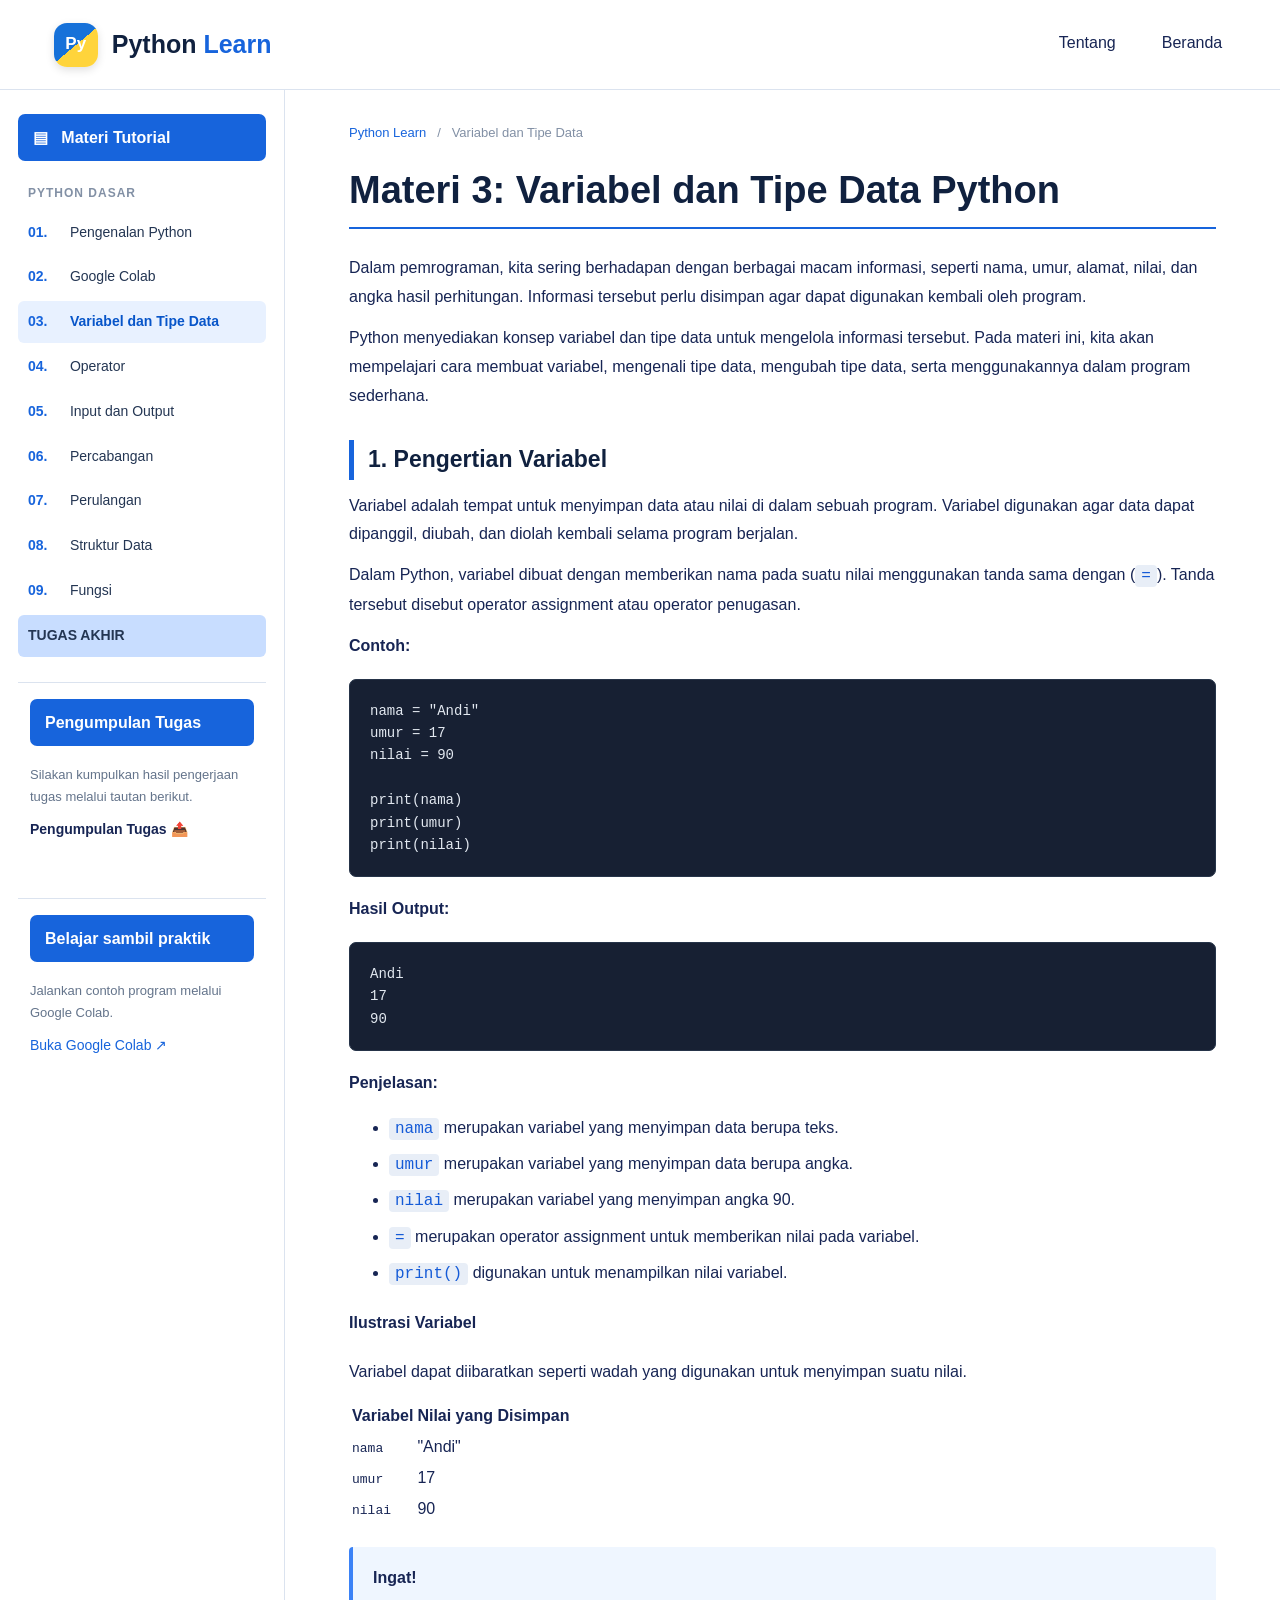
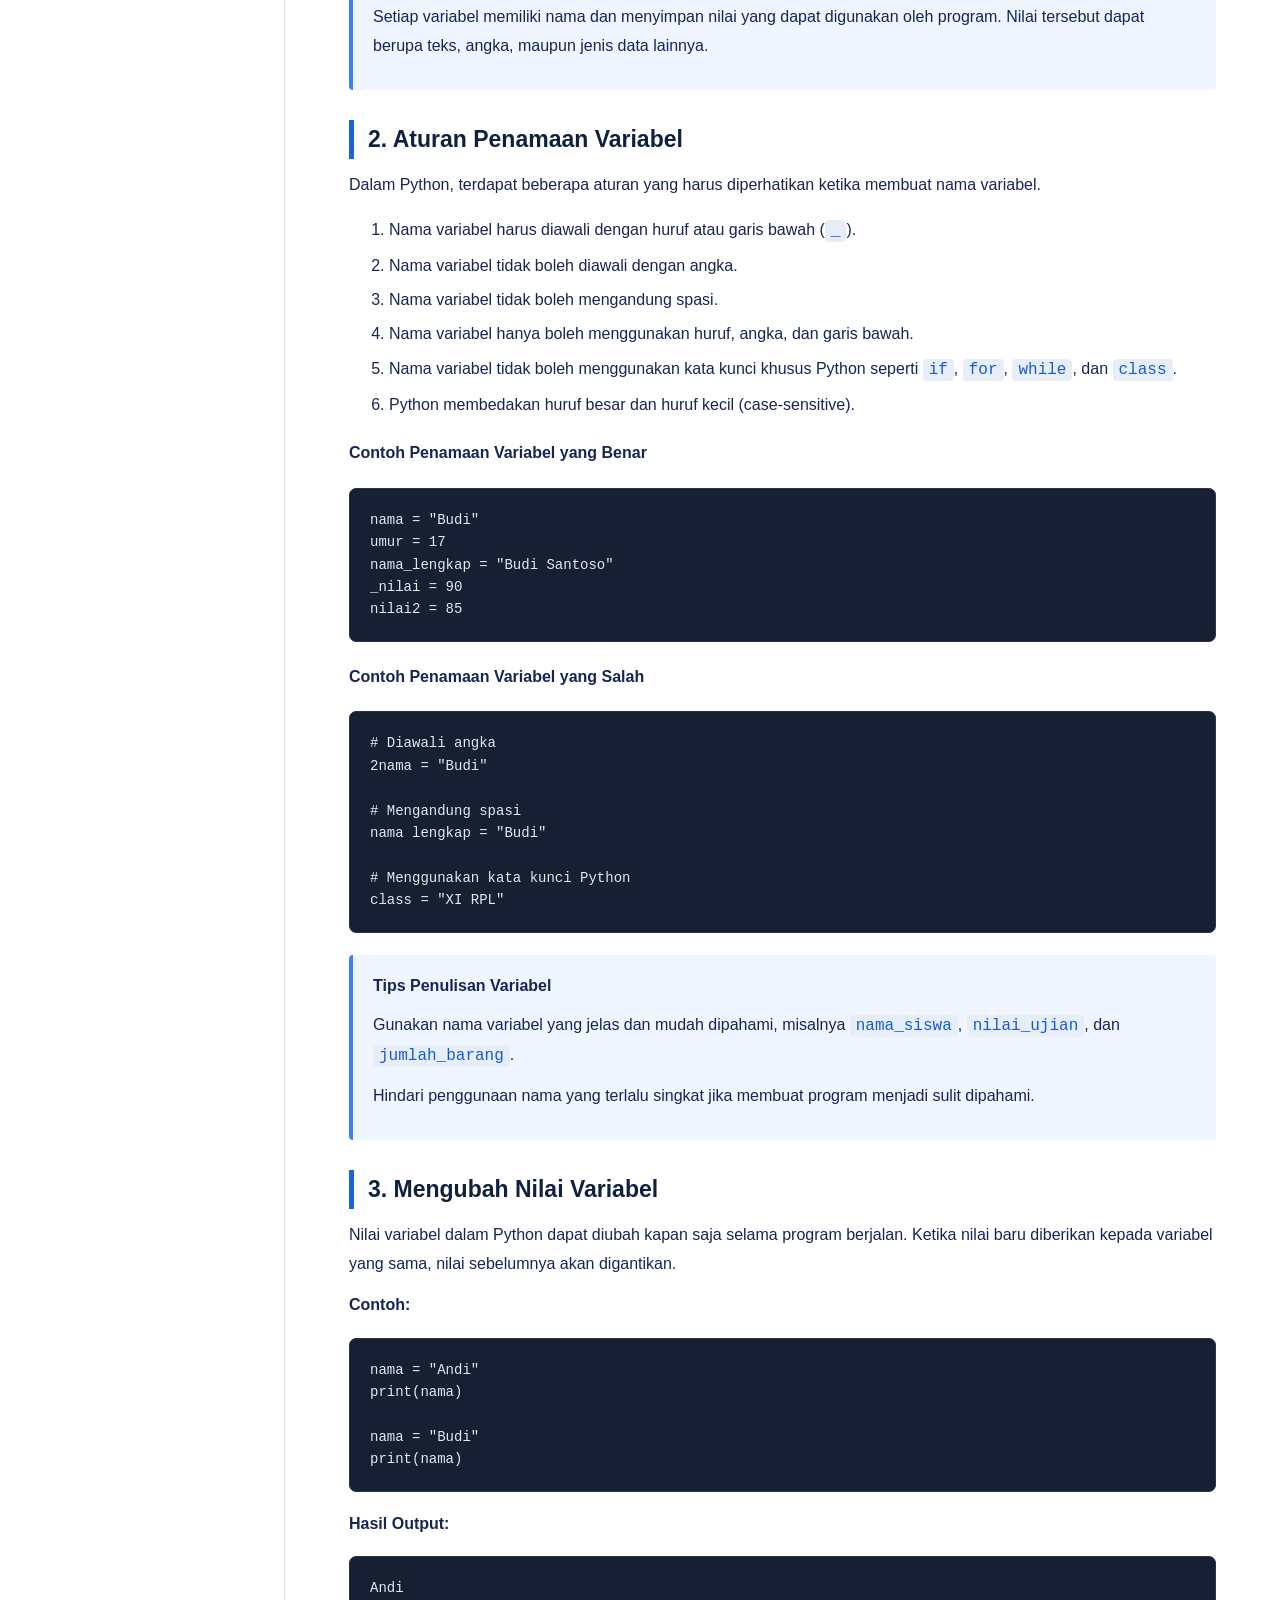
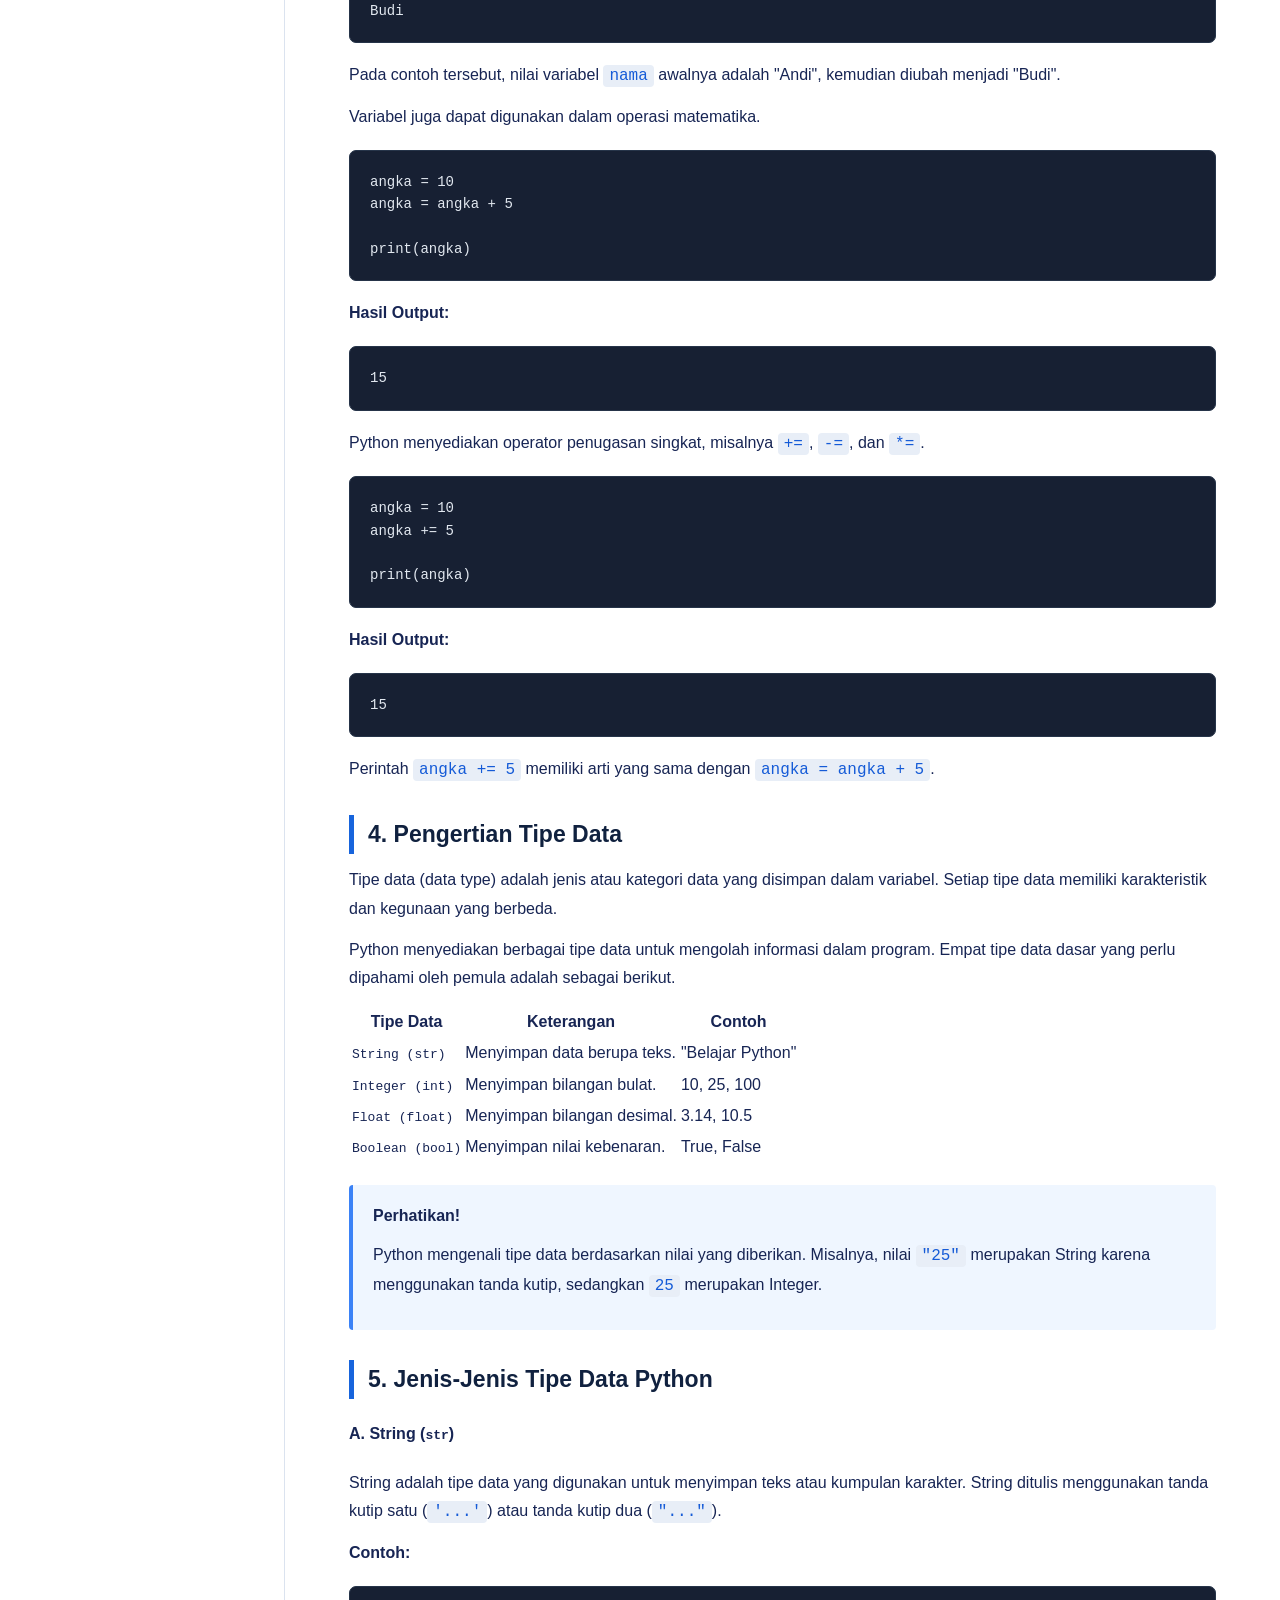
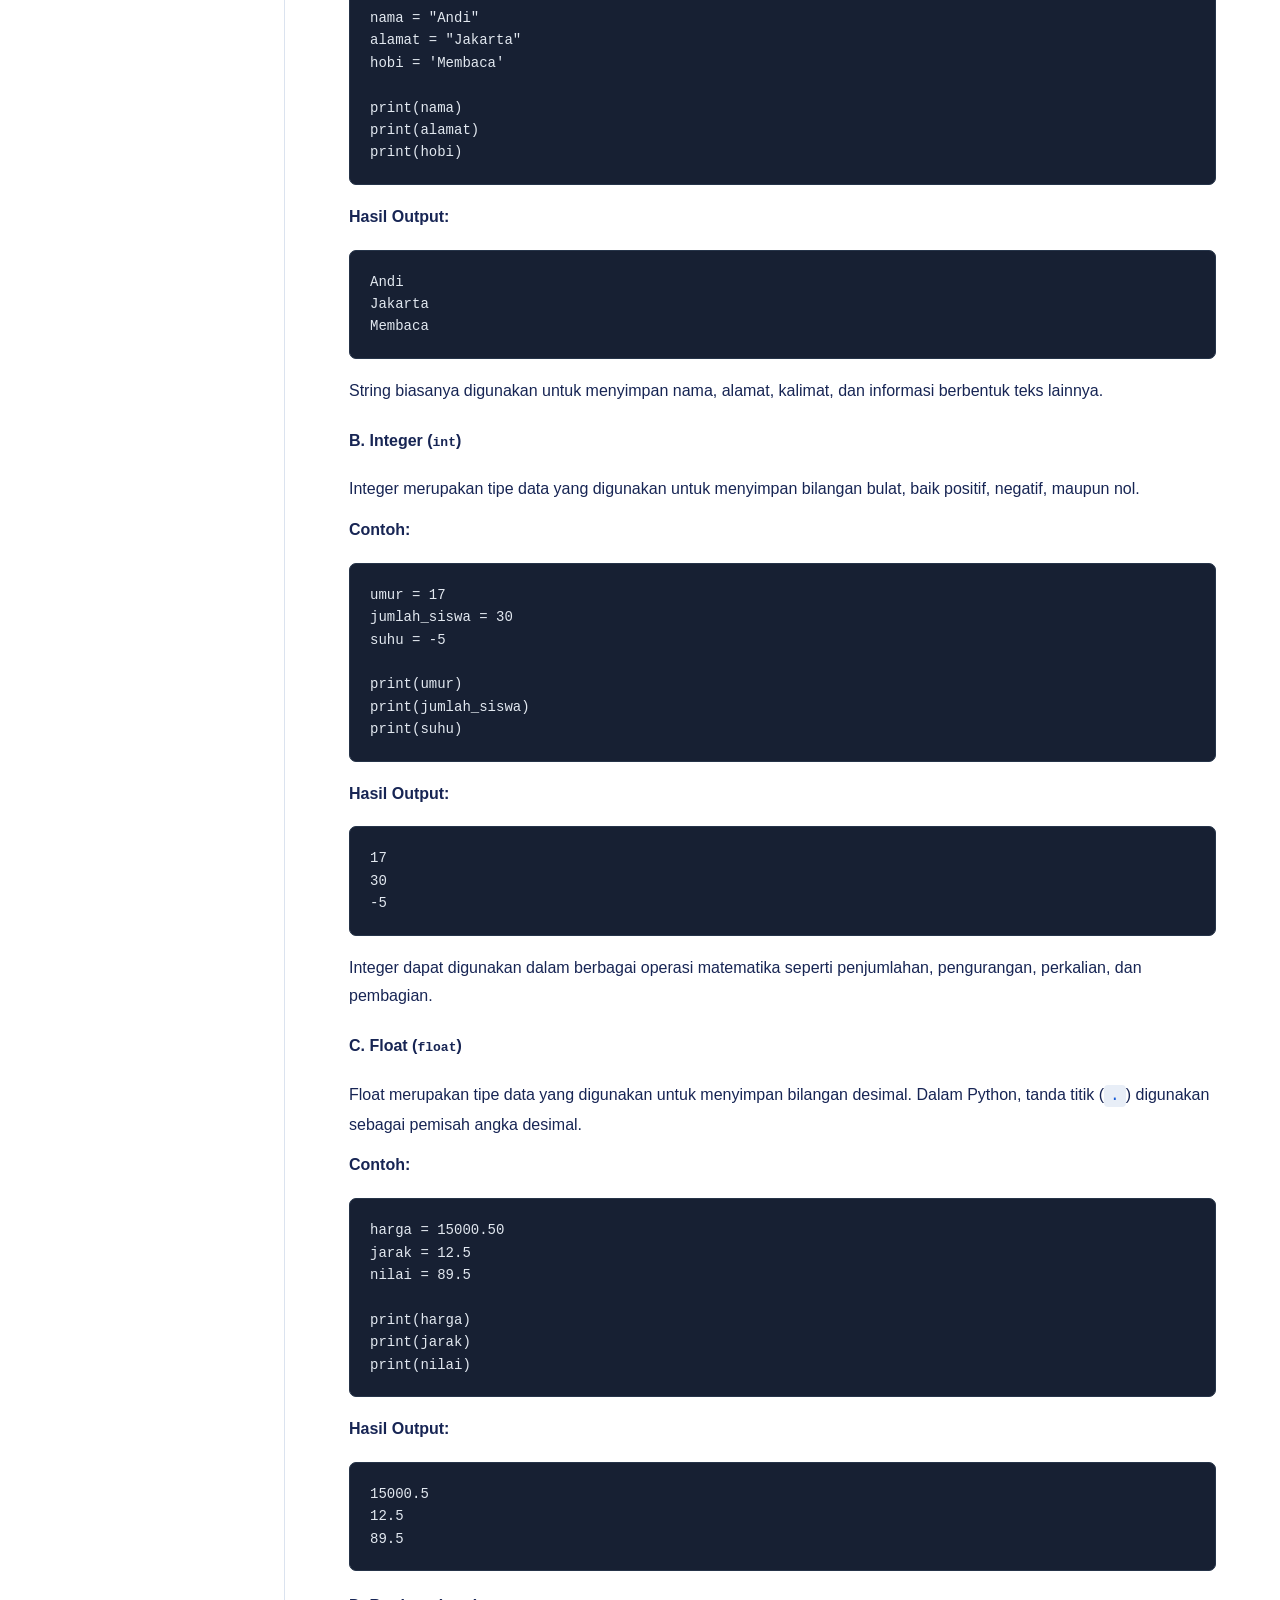
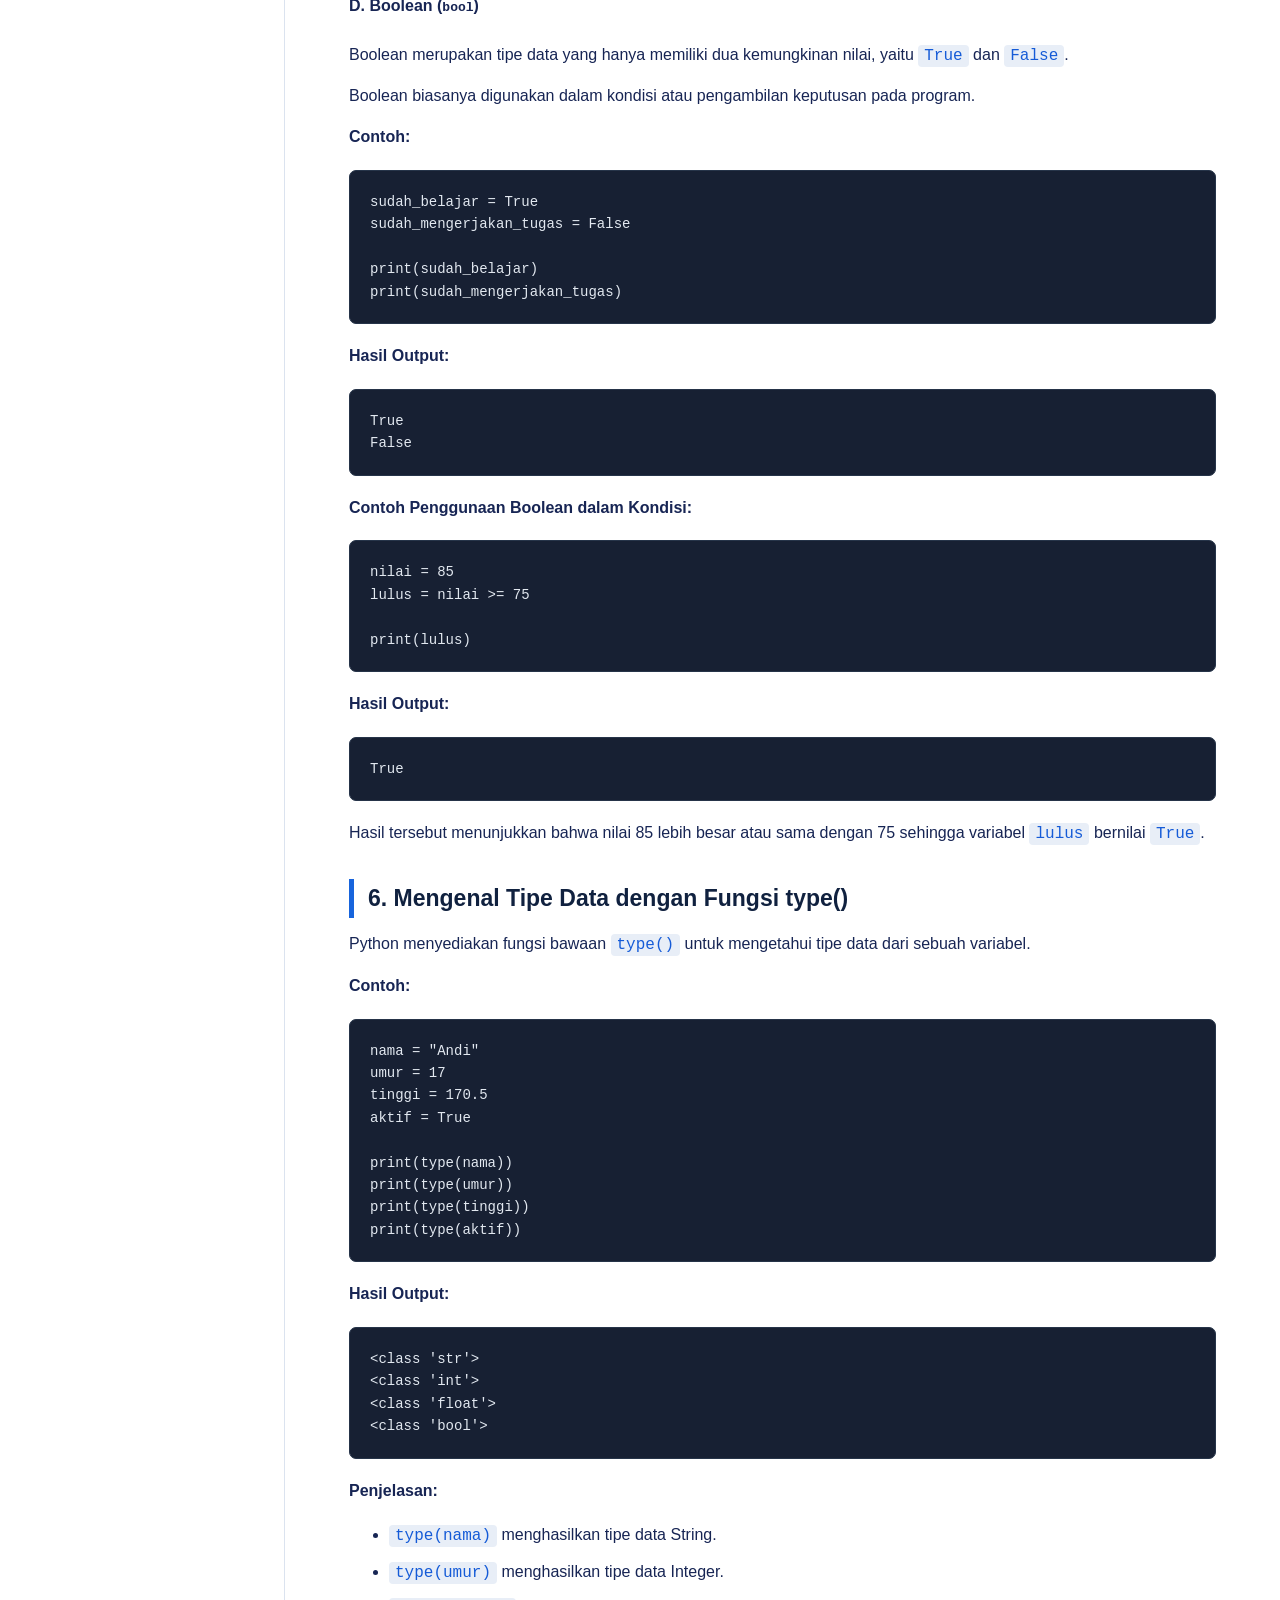
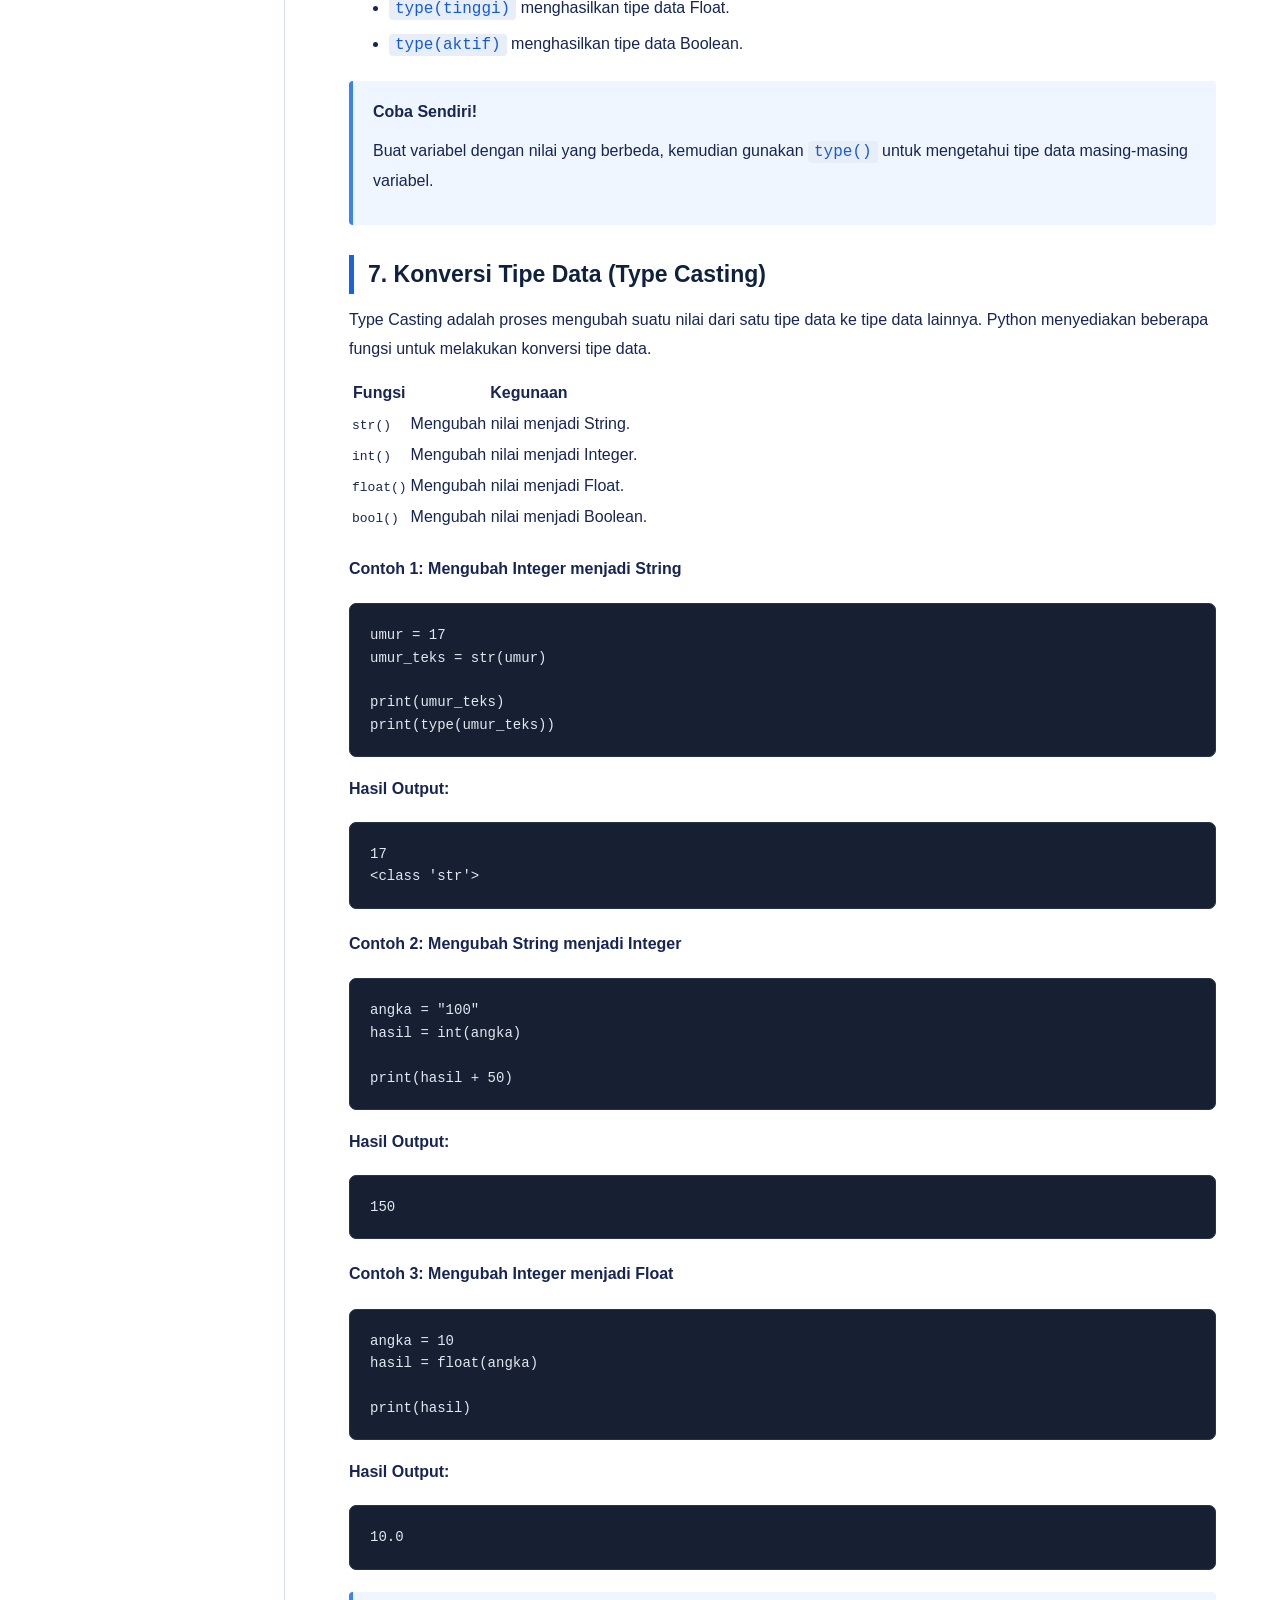
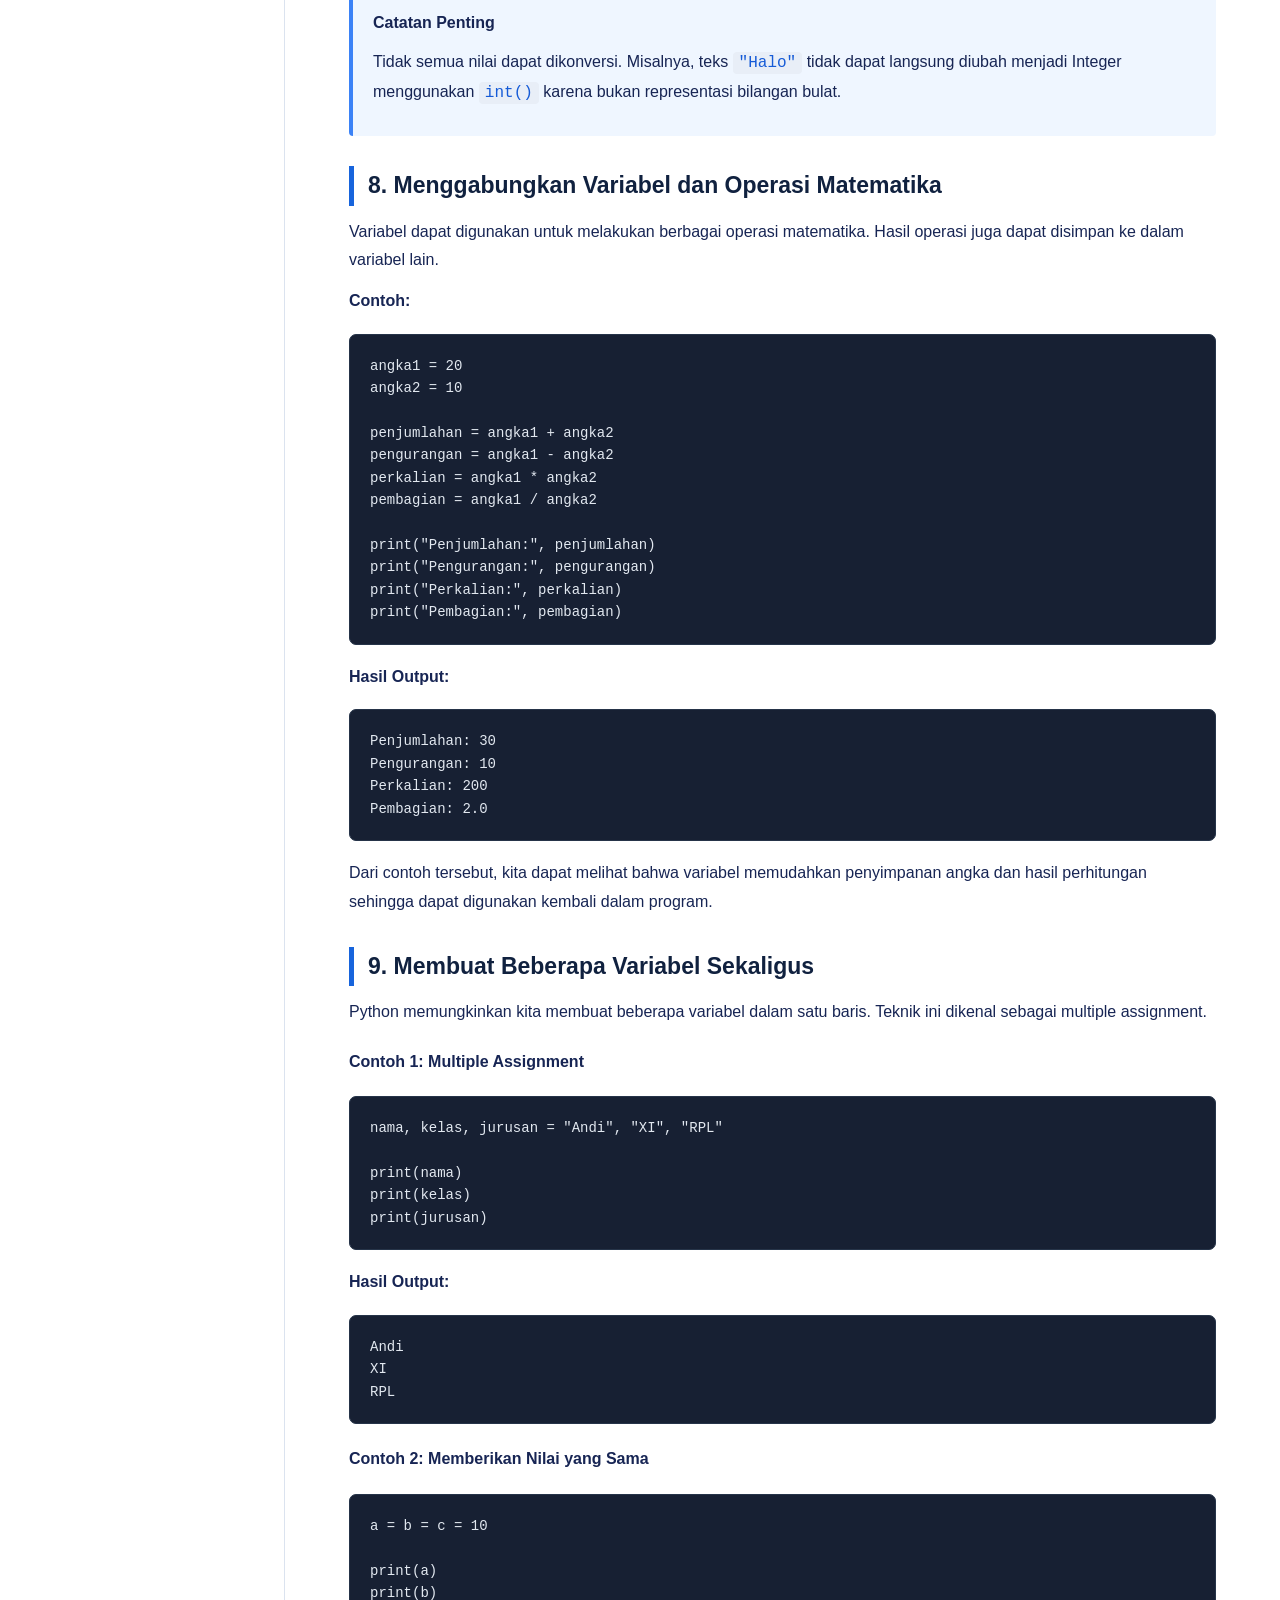
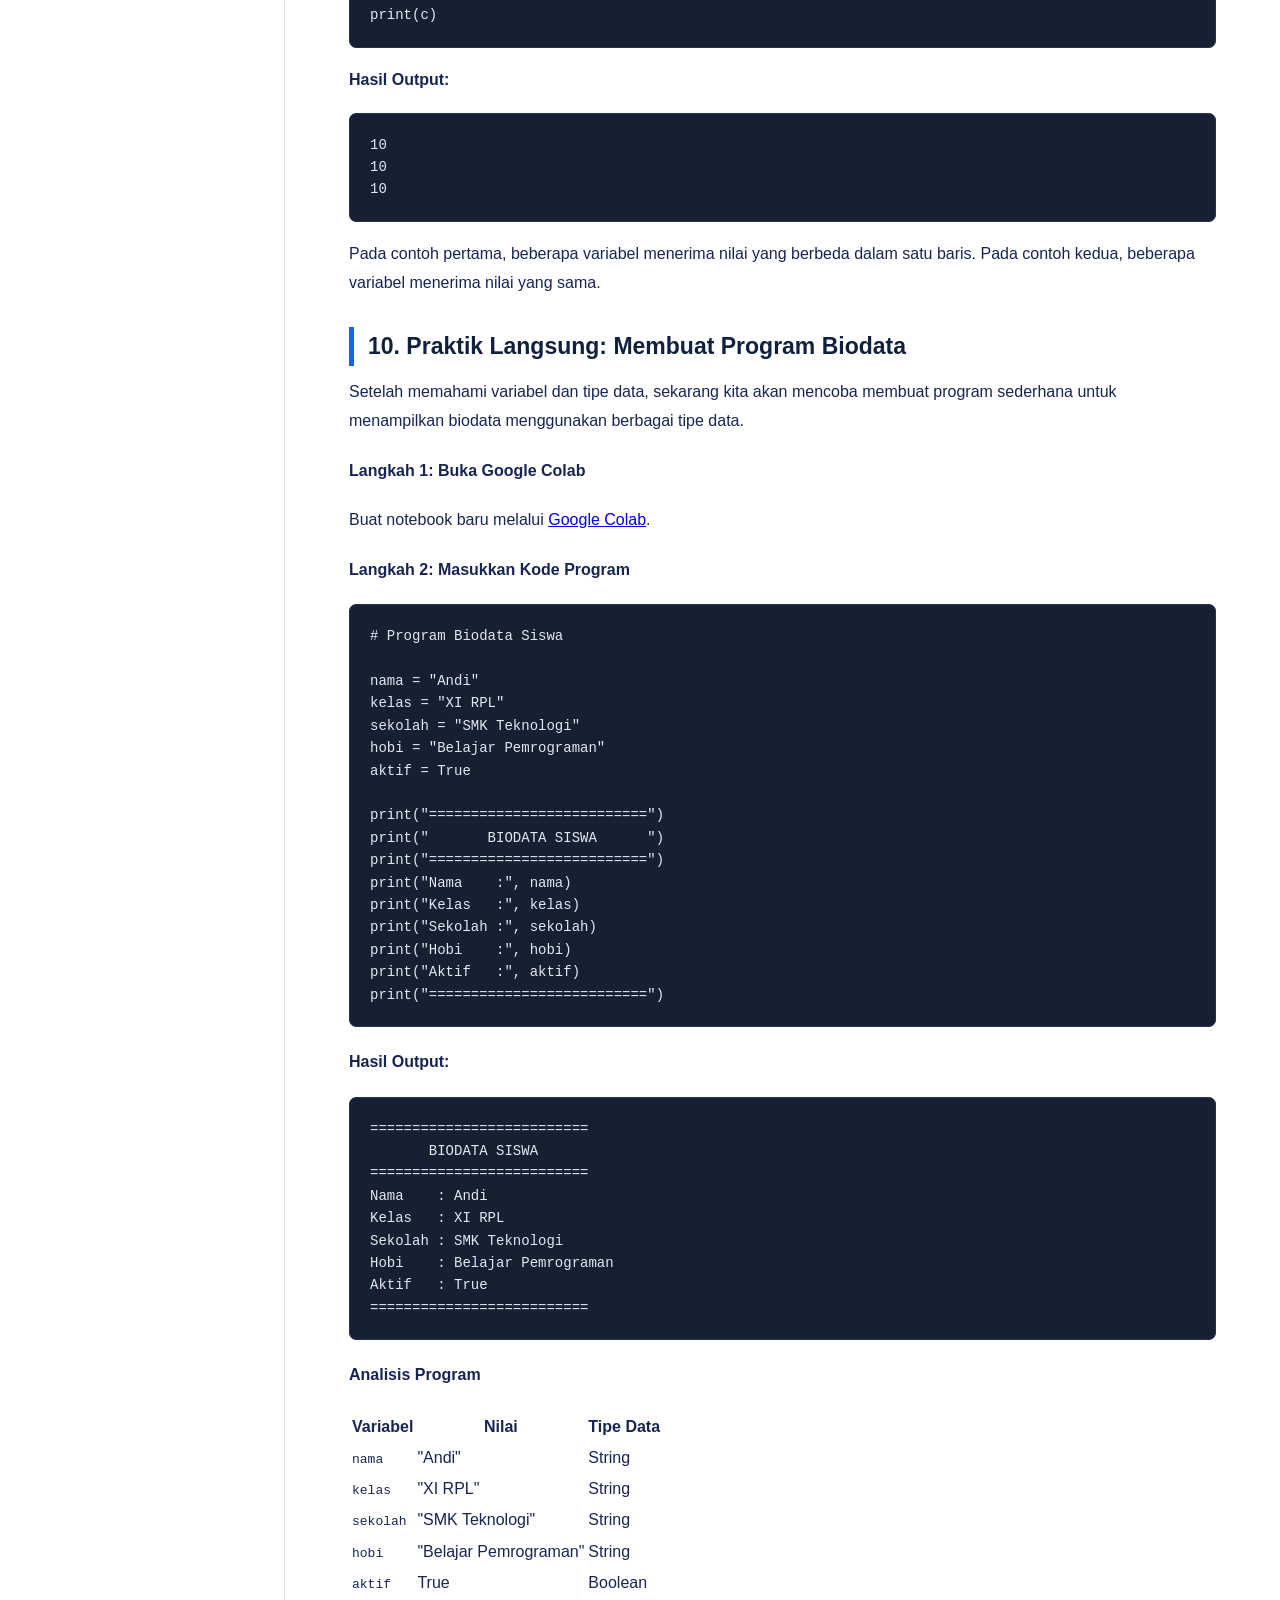
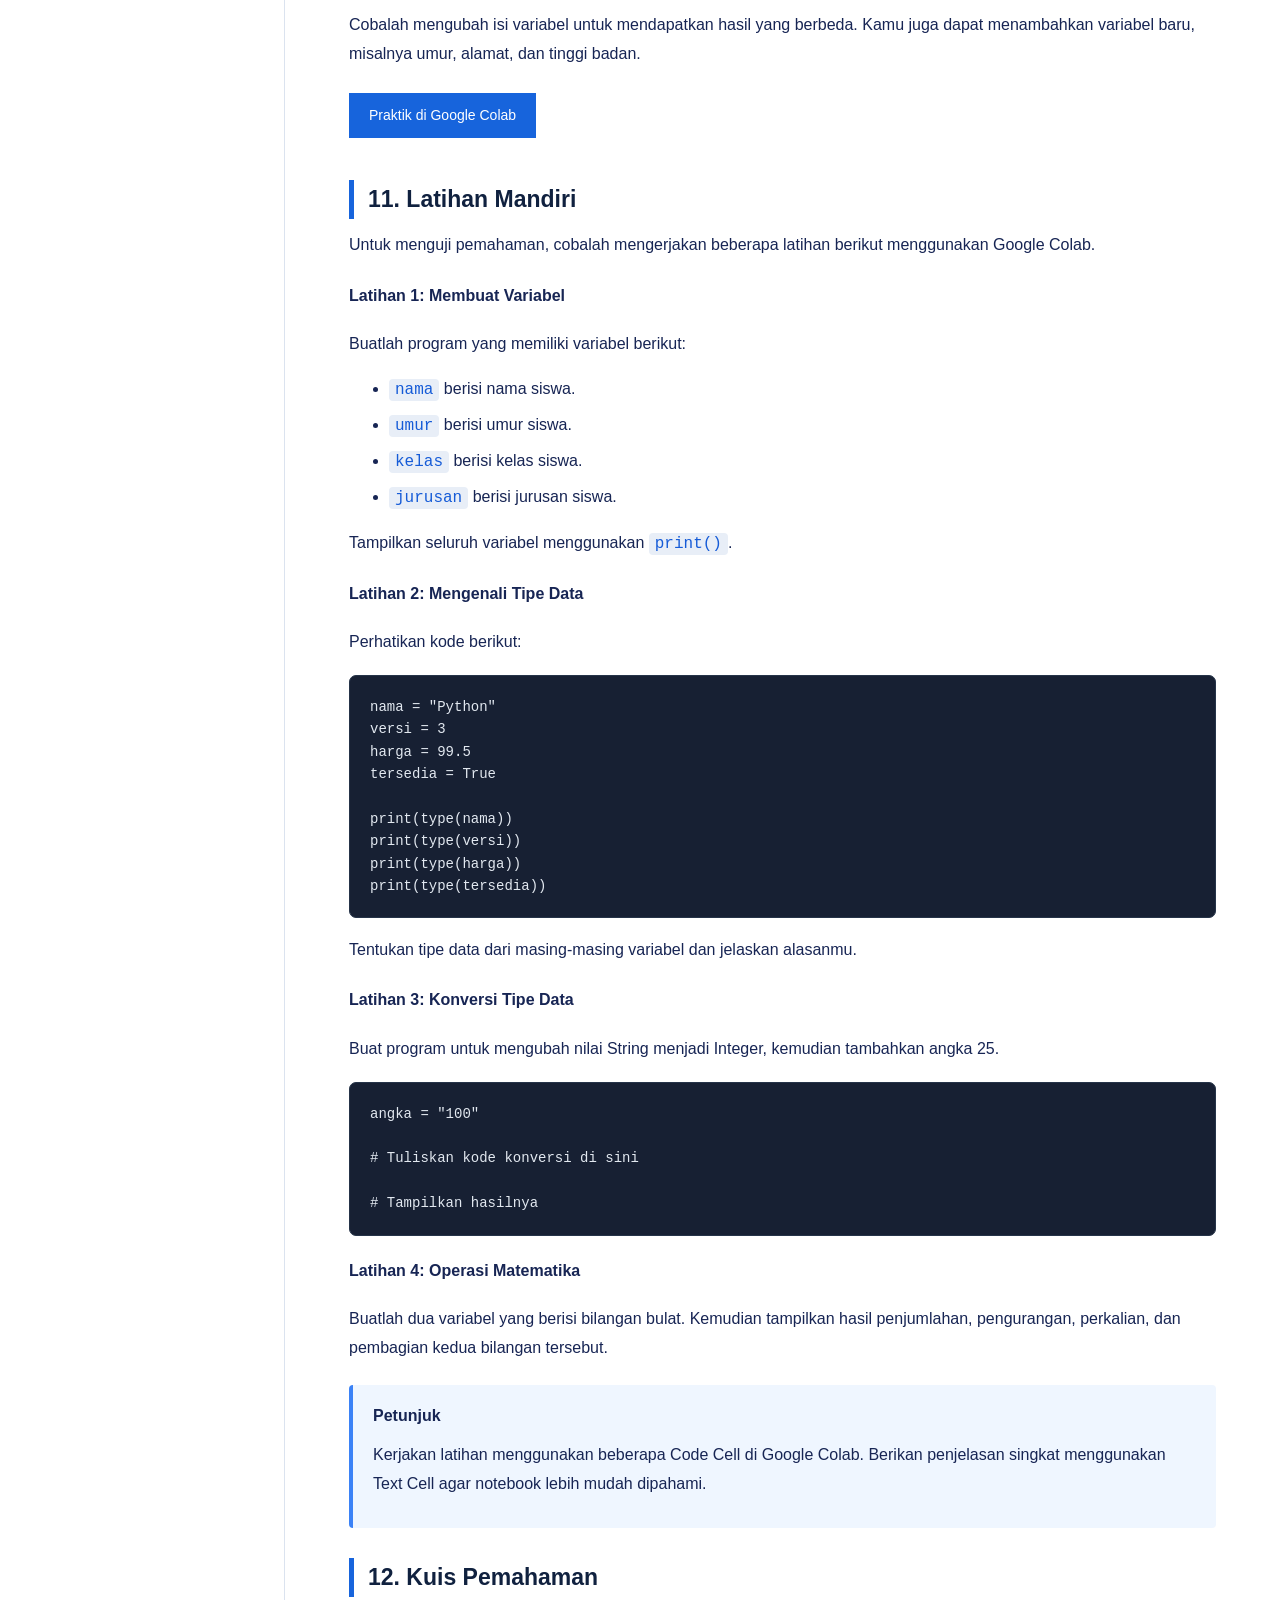
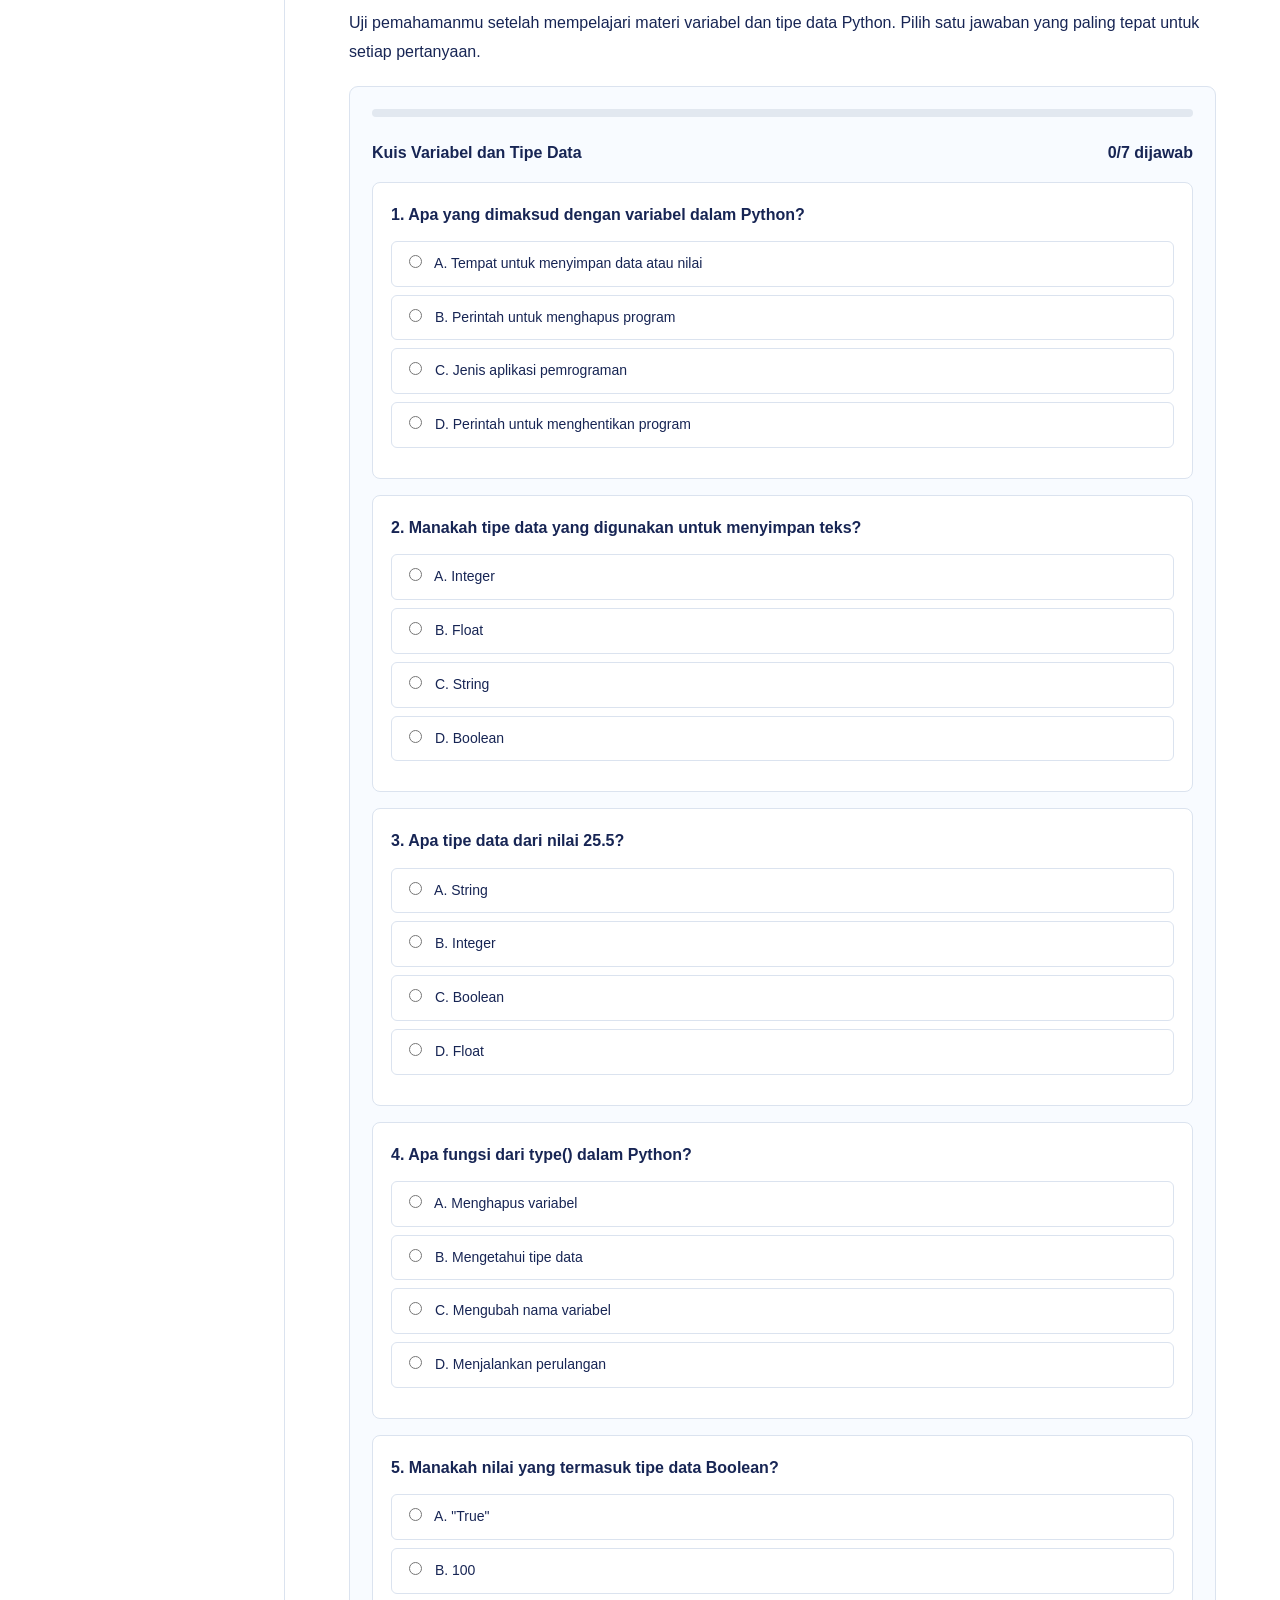
<file: variabel-tipe-data.html>
<!DOCTYPE html>
<html lang="id">
  <head>
    <meta charset="UTF-8" />
    <meta name="viewport" content="width=device-width, initial-scale=1.0" />
    <title>Variabel dan Tipe Data Python | Python Learn</title>
    <link rel="stylesheet" href="assets/css/style.css" />

    <style>
      /* Kuis interaktif */
      .quiz-container {
        border: 1px solid #dbe3ef;
        border-radius: 9px;
        padding: 22px;
        margin-top: 20px;
        background: #f8fbff;
      }

      .quiz-progress {
        background: #e2e8f0;
        height: 8px;
        border-radius: 10px;
        overflow: hidden;
        margin-bottom: 22px;
      }

      .quiz-progress-bar {
        height: 100%;
        width: 0%;
        background: #1764dc;
        transition: width 0.3s;
      }

      .question {
        background: #fff;
        border: 1px solid #dbe3ef;
        border-radius: 8px;
        padding: 18px;
        margin-bottom: 16px;
      }

      .question h4 {
        margin: 0 0 13px;
        color: #172554;
      }

      .question label {
        display: block;
        padding: 10px 12px;
        margin: 8px 0;
        border: 1px solid #dbe3ef;
        border-radius: 6px;
        cursor: pointer;
        font-size: 14px;
        background: white;
      }

      .question label:hover {
        background: #eff6ff;
        border-color: #1764dc;
      }

      .question label input {
        margin-right: 9px;
        accent-color: #1764dc;
      }

      .explanation {
        font-size: 13px;
        margin-top: 8px;
        color: #475569;
      }

      .explanation.correct {
        color: #15803d;
      }

      .explanation.incorrect {
        color: #dc2626;
      }

      .quiz-actions {
        margin-top: 10px;
      }

      .quiz-actions button {
        background: #1764dc;
        color: white;
        border: none;
        border-radius: 5px;
        padding: 12px 22px;
        cursor: pointer;
        font-size: 14px;
      }

      .quiz-actions button:hover {
        background: #104bad;
      }

      .quiz-actions button.secondary {
        background: #64748b;
      }

      .quiz-actions button.secondary:hover {
        background: #475569;
      }

      .quiz-result {
        display: none;
        padding: 17px;
        margin-top: 18px;
        border-radius: 7px;
        background: #eff6ff;
        border-left: 4px solid #1764dc;
      }

      .quiz-result.warning {
        border-left-color: #f59e0b;
        background: #fffbe3;
      }

      @media (max-width: 700px) {
        .quiz-container {
          padding: 14px;
        }
      }
    </style>
  </head>
  <body>
    <!-- HEADER -->
    <header>
      <a href="index.html" class="logo">
        <div class="logo-icon">Py</div>
        <h1>Python <span>Learn</span></h1>
      </a>

      <nav class="top-nav">
        <a href="tentang.html">Tentang</a>
        <a href="index.html">Beranda</a>
      </nav>
    </header>

    <div class="container">
      <!-- SIDEBAR -->
      <aside class="sidebar" id="sidebar"></aside>

      <!-- KONTEN MATERI -->
      <main class="content">
        <div class="breadcrumb">
          <a href="index.html">Python Learn</a>
          &nbsp; / &nbsp; Variabel dan Tipe Data
        </div>

        <h2>Materi 3: Variabel dan Tipe Data Python</h2>

        <p>
          Dalam pemrograman, kita sering berhadapan dengan berbagai macam
          informasi, seperti nama, umur, alamat, nilai, dan angka hasil
          perhitungan. Informasi tersebut perlu disimpan agar dapat digunakan
          kembali oleh program.
        </p>

        <p>
          Python menyediakan konsep variabel dan tipe data untuk mengelola
          informasi tersebut. Pada materi ini, kita akan mempelajari cara
          membuat variabel, mengenali tipe data, mengubah tipe data, serta
          menggunakannya dalam program sederhana.
        </p>

        <!-- 1. PENGERTIAN VARIABEL -->
        <section class="subsection">
          <h3>1. Pengertian Variabel</h3>

          <p>
            Variabel adalah tempat untuk menyimpan data atau nilai di dalam
            sebuah program. Variabel digunakan agar data dapat dipanggil,
            diubah, dan diolah kembali selama program berjalan.
          </p>

          <p>
            Dalam Python, variabel dibuat dengan memberikan nama pada suatu
            nilai menggunakan tanda sama dengan (<code>=</code>). Tanda tersebut
            disebut operator assignment atau operator penugasan.
          </p>

          <p><strong>Contoh:</strong></p>

          <pre><code>nama = "Andi"
umur = 17
nilai = 90

print(nama)
print(umur)
print(nilai)</code></pre>

          <p><strong>Hasil Output:</strong></p>

          <pre><code>Andi
17
90</code></pre>

          <p><strong>Penjelasan:</strong></p>

          <ul>
            <li>
              <code>nama</code> merupakan variabel yang menyimpan data berupa
              teks.
            </li>
            <li>
              <code>umur</code> merupakan variabel yang menyimpan data berupa
              angka.
            </li>
            <li>
              <code>nilai</code> merupakan variabel yang menyimpan angka 90.
            </li>
            <li>
              <code>=</code> merupakan operator assignment untuk memberikan
              nilai pada variabel.
            </li>
            <li>
              <code>print()</code> digunakan untuk menampilkan nilai variabel.
            </li>
          </ul>

          <h4>Ilustrasi Variabel</h4>

          <p>
            Variabel dapat diibaratkan seperti wadah yang digunakan untuk
            menyimpan suatu nilai.
          </p>

          <table>
            <thead>
              <tr>
                <th>Variabel</th>
                <th>Nilai yang Disimpan</th>
              </tr>
            </thead>
            <tbody>
              <tr>
                <td><code>nama</code></td>
                <td>"Andi"</td>
              </tr>
              <tr>
                <td><code>umur</code></td>
                <td>17</td>
              </tr>
              <tr>
                <td><code>nilai</code></td>
                <td>90</td>
              </tr>
            </tbody>
          </table>

          <div class="info">
            <strong>Ingat!</strong>
            <p>
              Setiap variabel memiliki nama dan menyimpan nilai yang dapat
              digunakan oleh program. Nilai tersebut dapat berupa teks, angka,
              maupun jenis data lainnya.
            </p>
          </div>
        </section>

        <!-- 2. ATURAN PENAMAAN -->
        <section class="subsection">
          <h3>2. Aturan Penamaan Variabel</h3>

          <p>
            Dalam Python, terdapat beberapa aturan yang harus diperhatikan
            ketika membuat nama variabel.
          </p>

          <ol>
            <li>
              Nama variabel harus diawali dengan huruf atau garis bawah
              (<code>_</code>).
            </li>
            <li>Nama variabel tidak boleh diawali dengan angka.</li>
            <li>Nama variabel tidak boleh mengandung spasi.</li>
            <li>
              Nama variabel hanya boleh menggunakan huruf, angka, dan garis
              bawah.
            </li>
            <li>
              Nama variabel tidak boleh menggunakan kata kunci khusus Python
              seperti <code>if</code>, <code>for</code>, <code>while</code>, dan
              <code>class</code>.
            </li>
            <li>
              Python membedakan huruf besar dan huruf kecil (case-sensitive).
            </li>
          </ol>

          <h4>Contoh Penamaan Variabel yang Benar</h4>

          <pre><code>nama = "Budi"
umur = 17
nama_lengkap = "Budi Santoso"
_nilai = 90
nilai2 = 85</code></pre>

          <h4>Contoh Penamaan Variabel yang Salah</h4>

          <pre><code># Diawali angka
2nama = "Budi"

# Mengandung spasi
nama lengkap = "Budi"

# Menggunakan kata kunci Python
class = "XI RPL"</code></pre>

          <div class="info">
            <strong>Tips Penulisan Variabel</strong>
            <p>
              Gunakan nama variabel yang jelas dan mudah dipahami, misalnya
              <code>nama_siswa</code>, <code>nilai_ujian</code>, dan
              <code>jumlah_barang</code>.
            </p>
            <p>
              Hindari penggunaan nama yang terlalu singkat jika membuat program
              menjadi sulit dipahami.
            </p>
          </div>
        </section>

        <!-- 3. MENGUBAH NILAI VARIABEL -->
        <section class="subsection">
          <h3>3. Mengubah Nilai Variabel</h3>

          <p>
            Nilai variabel dalam Python dapat diubah kapan saja selama program
            berjalan. Ketika nilai baru diberikan kepada variabel yang sama,
            nilai sebelumnya akan digantikan.
          </p>

          <p><strong>Contoh:</strong></p>

          <pre><code>nama = "Andi"
print(nama)

nama = "Budi"
print(nama)</code></pre>

          <p><strong>Hasil Output:</strong></p>

          <pre><code>Andi
Budi</code></pre>

          <p>
            Pada contoh tersebut, nilai variabel
            <code>nama</code> awalnya adalah "Andi", kemudian diubah menjadi
            "Budi".
          </p>

          <p>Variabel juga dapat digunakan dalam operasi matematika.</p>

          <pre><code>angka = 10
angka = angka + 5

print(angka)</code></pre>

          <p><strong>Hasil Output:</strong></p>

          <pre><code>15</code></pre>

          <p>
            Python menyediakan operator penugasan singkat, misalnya
            <code>+=</code>, <code>-=</code>, dan <code>*=</code>.
          </p>

          <pre><code>angka = 10
angka += 5

print(angka)</code></pre>

          <p><strong>Hasil Output:</strong></p>

          <pre><code>15</code></pre>

          <p>
            Perintah <code>angka += 5</code> memiliki arti yang sama dengan
            <code>angka = angka + 5</code>.
          </p>
        </section>

        <!-- 4. PENGERTIAN TIPE DATA -->
        <section class="subsection">
          <h3>4. Pengertian Tipe Data</h3>

          <p>
            Tipe data (data type) adalah jenis atau kategori data yang disimpan
            dalam variabel. Setiap tipe data memiliki karakteristik dan kegunaan
            yang berbeda.
          </p>

          <p>
            Python menyediakan berbagai tipe data untuk mengolah informasi dalam
            program. Empat tipe data dasar yang perlu dipahami oleh pemula
            adalah sebagai berikut.
          </p>

          <table>
            <thead>
              <tr>
                <th>Tipe Data</th>
                <th>Keterangan</th>
                <th>Contoh</th>
              </tr>
            </thead>
            <tbody>
              <tr>
                <td><code>String (str)</code></td>
                <td>Menyimpan data berupa teks.</td>
                <td>"Belajar Python"</td>
              </tr>
              <tr>
                <td><code>Integer (int)</code></td>
                <td>Menyimpan bilangan bulat.</td>
                <td>10, 25, 100</td>
              </tr>
              <tr>
                <td><code>Float (float)</code></td>
                <td>Menyimpan bilangan desimal.</td>
                <td>3.14, 10.5</td>
              </tr>
              <tr>
                <td><code>Boolean (bool)</code></td>
                <td>Menyimpan nilai kebenaran.</td>
                <td>True, False</td>
              </tr>
            </tbody>
          </table>

          <div class="info">
            <strong>Perhatikan!</strong>
            <p>
              Python mengenali tipe data berdasarkan nilai yang diberikan.
              Misalnya, nilai
              <code>"25"</code> merupakan String karena menggunakan tanda kutip,
              sedangkan <code>25</code> merupakan Integer.
            </p>
          </div>
        </section>

        <!-- 5. JENIS TIPE DATA -->
        <section class="subsection">
          <h3>5. Jenis-Jenis Tipe Data Python</h3>

          <h4>A. String (<code>str</code>)</h4>

          <p>
            String adalah tipe data yang digunakan untuk menyimpan teks atau
            kumpulan karakter. String ditulis menggunakan tanda kutip satu
            (<code>'...'</code>) atau tanda kutip dua (<code>"..."</code>).
          </p>

          <p><strong>Contoh:</strong></p>

          <pre><code>nama = "Andi"
alamat = "Jakarta"
hobi = 'Membaca'

print(nama)
print(alamat)
print(hobi)</code></pre>

          <p><strong>Hasil Output:</strong></p>

          <pre><code>Andi
Jakarta
Membaca</code></pre>

          <p>
            String biasanya digunakan untuk menyimpan nama, alamat, kalimat, dan
            informasi berbentuk teks lainnya.
          </p>

          <h4>B. Integer (<code>int</code>)</h4>

          <p>
            Integer merupakan tipe data yang digunakan untuk menyimpan bilangan
            bulat, baik positif, negatif, maupun nol.
          </p>

          <p><strong>Contoh:</strong></p>

          <pre><code>umur = 17
jumlah_siswa = 30
suhu = -5

print(umur)
print(jumlah_siswa)
print(suhu)</code></pre>

          <p><strong>Hasil Output:</strong></p>

          <pre><code>17
30
-5</code></pre>

          <p>
            Integer dapat digunakan dalam berbagai operasi matematika seperti
            penjumlahan, pengurangan, perkalian, dan pembagian.
          </p>

          <h4>C. Float (<code>float</code>)</h4>

          <p>
            Float merupakan tipe data yang digunakan untuk menyimpan bilangan
            desimal. Dalam Python, tanda titik (<code>.</code>) digunakan
            sebagai pemisah angka desimal.
          </p>

          <p><strong>Contoh:</strong></p>

          <pre><code>harga = 15000.50
jarak = 12.5
nilai = 89.5

print(harga)
print(jarak)
print(nilai)</code></pre>

          <p><strong>Hasil Output:</strong></p>

          <pre><code>15000.5
12.5
89.5</code></pre>

          <h4>D. Boolean (<code>bool</code>)</h4>

          <p>
            Boolean merupakan tipe data yang hanya memiliki dua kemungkinan
            nilai, yaitu <code>True</code> dan <code>False</code>.
          </p>

          <p>
            Boolean biasanya digunakan dalam kondisi atau pengambilan keputusan
            pada program.
          </p>

          <p><strong>Contoh:</strong></p>

          <pre><code>sudah_belajar = True
sudah_mengerjakan_tugas = False

print(sudah_belajar)
print(sudah_mengerjakan_tugas)</code></pre>

          <p><strong>Hasil Output:</strong></p>

          <pre><code>True
False</code></pre>

          <p><strong>Contoh Penggunaan Boolean dalam Kondisi:</strong></p>

          <pre><code>nilai = 85
lulus = nilai >= 75

print(lulus)</code></pre>

          <p><strong>Hasil Output:</strong></p>

          <pre><code>True</code></pre>

          <p>
            Hasil tersebut menunjukkan bahwa nilai 85 lebih besar atau sama
            dengan 75 sehingga variabel
            <code>lulus</code> bernilai <code>True</code>.
          </p>
        </section>

        <!-- 6. FUNGSI TYPE -->
        <section class="subsection">
          <h3>6. Mengenal Tipe Data dengan Fungsi type()</h3>

          <p>
            Python menyediakan fungsi bawaan
            <code>type()</code> untuk mengetahui tipe data dari sebuah variabel.
          </p>

          <p><strong>Contoh:</strong></p>

          <pre><code>nama = "Andi"
umur = 17
tinggi = 170.5
aktif = True

print(type(nama))
print(type(umur))
print(type(tinggi))
print(type(aktif))</code></pre>

          <p><strong>Hasil Output:</strong></p>

          <pre><code>&lt;class 'str'&gt;
&lt;class 'int'&gt;
&lt;class 'float'&gt;
&lt;class 'bool'&gt;</code></pre>

          <p><strong>Penjelasan:</strong></p>

          <ul>
            <li><code>type(nama)</code> menghasilkan tipe data String.</li>
            <li><code>type(umur)</code> menghasilkan tipe data Integer.</li>
            <li><code>type(tinggi)</code> menghasilkan tipe data Float.</li>
            <li><code>type(aktif)</code> menghasilkan tipe data Boolean.</li>
          </ul>

          <div class="info">
            <strong>Coba Sendiri!</strong>
            <p>
              Buat variabel dengan nilai yang berbeda, kemudian gunakan
              <code>type()</code> untuk mengetahui tipe data masing-masing
              variabel.
            </p>
          </div>
        </section>

        <!-- 7. TYPE CASTING -->
        <section class="subsection">
          <h3>7. Konversi Tipe Data (Type Casting)</h3>

          <p>
            Type Casting adalah proses mengubah suatu nilai dari satu tipe data
            ke tipe data lainnya. Python menyediakan beberapa fungsi untuk
            melakukan konversi tipe data.
          </p>

          <table>
            <thead>
              <tr>
                <th>Fungsi</th>
                <th>Kegunaan</th>
              </tr>
            </thead>
            <tbody>
              <tr>
                <td><code>str()</code></td>
                <td>Mengubah nilai menjadi String.</td>
              </tr>
              <tr>
                <td><code>int()</code></td>
                <td>Mengubah nilai menjadi Integer.</td>
              </tr>
              <tr>
                <td><code>float()</code></td>
                <td>Mengubah nilai menjadi Float.</td>
              </tr>
              <tr>
                <td><code>bool()</code></td>
                <td>Mengubah nilai menjadi Boolean.</td>
              </tr>
            </tbody>
          </table>

          <h4>Contoh 1: Mengubah Integer menjadi String</h4>

          <pre><code>umur = 17
umur_teks = str(umur)

print(umur_teks)
print(type(umur_teks))</code></pre>

          <p><strong>Hasil Output:</strong></p>

          <pre><code>17
&lt;class 'str'&gt;</code></pre>

          <h4>Contoh 2: Mengubah String menjadi Integer</h4>

          <pre><code>angka = "100"
hasil = int(angka)

print(hasil + 50)</code></pre>

          <p><strong>Hasil Output:</strong></p>

          <pre><code>150</code></pre>

          <h4>Contoh 3: Mengubah Integer menjadi Float</h4>

          <pre><code>angka = 10
hasil = float(angka)

print(hasil)</code></pre>

          <p><strong>Hasil Output:</strong></p>

          <pre><code>10.0</code></pre>

          <div class="info">
            <strong>Catatan Penting</strong>
            <p>
              Tidak semua nilai dapat dikonversi. Misalnya, teks
              <code>"Halo"</code> tidak dapat langsung diubah menjadi Integer
              menggunakan <code>int()</code> karena bukan representasi bilangan
              bulat.
            </p>
          </div>
        </section>

        <!-- 8. OPERASI MATEMATIKA -->
        <section class="subsection">
          <h3>8. Menggabungkan Variabel dan Operasi Matematika</h3>

          <p>
            Variabel dapat digunakan untuk melakukan berbagai operasi
            matematika. Hasil operasi juga dapat disimpan ke dalam variabel
            lain.
          </p>

          <p><strong>Contoh:</strong></p>

          <pre><code>angka1 = 20
angka2 = 10

penjumlahan = angka1 + angka2
pengurangan = angka1 - angka2
perkalian = angka1 * angka2
pembagian = angka1 / angka2

print("Penjumlahan:", penjumlahan)
print("Pengurangan:", pengurangan)
print("Perkalian:", perkalian)
print("Pembagian:", pembagian)</code></pre>

          <p><strong>Hasil Output:</strong></p>

          <pre><code>Penjumlahan: 30
Pengurangan: 10
Perkalian: 200
Pembagian: 2.0</code></pre>

          <p>
            Dari contoh tersebut, kita dapat melihat bahwa variabel memudahkan
            penyimpanan angka dan hasil perhitungan sehingga dapat digunakan
            kembali dalam program.
          </p>
        </section>

        <!-- 9. MULTIPLE ASSIGNMENT -->
        <section class="subsection">
          <h3>9. Membuat Beberapa Variabel Sekaligus</h3>

          <p>
            Python memungkinkan kita membuat beberapa variabel dalam satu baris.
            Teknik ini dikenal sebagai multiple assignment.
          </p>

          <h4>Contoh 1: Multiple Assignment</h4>

          <pre><code>nama, kelas, jurusan = "Andi", "XI", "RPL"

print(nama)
print(kelas)
print(jurusan)</code></pre>

          <p><strong>Hasil Output:</strong></p>

          <pre><code>Andi
XI
RPL</code></pre>

          <h4>Contoh 2: Memberikan Nilai yang Sama</h4>

          <pre><code>a = b = c = 10

print(a)
print(b)
print(c)</code></pre>

          <p><strong>Hasil Output:</strong></p>

          <pre><code>10
10
10</code></pre>

          <p>
            Pada contoh pertama, beberapa variabel menerima nilai yang berbeda
            dalam satu baris. Pada contoh kedua, beberapa variabel menerima
            nilai yang sama.
          </p>
        </section>

        <!-- 10. PRAKTIK BIODATA -->
        <section class="subsection">
          <h3>10. Praktik Langsung: Membuat Program Biodata</h3>

          <p>
            Setelah memahami variabel dan tipe data, sekarang kita akan mencoba
            membuat program sederhana untuk menampilkan biodata menggunakan
            berbagai tipe data.
          </p>

          <h4>Langkah 1: Buka Google Colab</h4>
          <p>
            Buat notebook baru melalui
            <a
              href="https://colab.research.google.com/#create=true"
              target="_blank"
              rel="noopener"
              >Google Colab</a
            >.
          </p>

          <h4>Langkah 2: Masukkan Kode Program</h4>

          <pre><code># Program Biodata Siswa

nama = "Andi"
kelas = "XI RPL"
sekolah = "SMK Teknologi"
hobi = "Belajar Pemrograman"
aktif = True

print("==========================")
print("       BIODATA SISWA      ")
print("==========================")
print("Nama    :", nama)
print("Kelas   :", kelas)
print("Sekolah :", sekolah)
print("Hobi    :", hobi)
print("Aktif   :", aktif)
print("==========================")</code></pre>

          <h4>Hasil Output:</h4>

          <pre><code>==========================
       BIODATA SISWA
==========================
Nama    : Andi
Kelas   : XI RPL
Sekolah : SMK Teknologi
Hobi    : Belajar Pemrograman
Aktif   : True
==========================</code></pre>

          <h4>Analisis Program</h4>

          <table>
            <thead>
              <tr>
                <th>Variabel</th>
                <th>Nilai</th>
                <th>Tipe Data</th>
              </tr>
            </thead>
            <tbody>
              <tr>
                <td><code>nama</code></td>
                <td>"Andi"</td>
                <td>String</td>
              </tr>
              <tr>
                <td><code>kelas</code></td>
                <td>"XI RPL"</td>
                <td>String</td>
              </tr>
              <tr>
                <td><code>sekolah</code></td>
                <td>"SMK Teknologi"</td>
                <td>String</td>
              </tr>
              <tr>
                <td><code>hobi</code></td>
                <td>"Belajar Pemrograman"</td>
                <td>String</td>
              </tr>
              <tr>
                <td><code>aktif</code></td>
                <td>True</td>
                <td>Boolean</td>
              </tr>
            </tbody>
          </table>

          <p>
            Cobalah mengubah isi variabel untuk mendapatkan hasil yang berbeda.
            Kamu juga dapat menambahkan variabel baru, misalnya umur, alamat,
            dan tinggi badan.
          </p>

          <a
            class="colab-button"
            href="https://colab.research.google.com/#create=true"
            target="_blank"
            rel="noopener"
          >
            Praktik di Google Colab
          </a>
        </section>

        <!-- 11. LATIHAN MANDIRI -->
        <section class="subsection">
          <h3>11. Latihan Mandiri</h3>

          <p>
            Untuk menguji pemahaman, cobalah mengerjakan beberapa latihan
            berikut menggunakan Google Colab.
          </p>

          <h4>Latihan 1: Membuat Variabel</h4>

          <p>Buatlah program yang memiliki variabel berikut:</p>

          <ul>
            <li><code>nama</code> berisi nama siswa.</li>
            <li><code>umur</code> berisi umur siswa.</li>
            <li><code>kelas</code> berisi kelas siswa.</li>
            <li><code>jurusan</code> berisi jurusan siswa.</li>
          </ul>

          <p>
            Tampilkan seluruh variabel menggunakan
            <code>print()</code>.
          </p>

          <h4>Latihan 2: Mengenali Tipe Data</h4>

          <p>Perhatikan kode berikut:</p>

          <pre><code>nama = "Python"
versi = 3
harga = 99.5
tersedia = True

print(type(nama))
print(type(versi))
print(type(harga))
print(type(tersedia))</code></pre>

          <p>
            Tentukan tipe data dari masing-masing variabel dan jelaskan
            alasanmu.
          </p>

          <h4>Latihan 3: Konversi Tipe Data</h4>

          <p>
            Buat program untuk mengubah nilai String menjadi Integer, kemudian
            tambahkan angka 25.
          </p>

          <pre><code>angka = "100"

# Tuliskan kode konversi di sini

# Tampilkan hasilnya</code></pre>

          <h4>Latihan 4: Operasi Matematika</h4>

          <p>
            Buatlah dua variabel yang berisi bilangan bulat. Kemudian tampilkan
            hasil penjumlahan, pengurangan, perkalian, dan pembagian kedua
            bilangan tersebut.
          </p>

          <div class="info">
            <strong>Petunjuk</strong>
            <p>
              Kerjakan latihan menggunakan beberapa Code Cell di Google Colab.
              Berikan penjelasan singkat menggunakan Text Cell agar notebook
              lebih mudah dipahami.
            </p>
          </div>
        </section>

        <!-- 12. KUIS -->
        <section class="subsection">
          <h3>12. Kuis Pemahaman</h3>

          <p>
            Uji pemahamanmu setelah mempelajari materi variabel dan tipe data
            Python. Pilih satu jawaban yang paling tepat untuk setiap
            pertanyaan.
          </p>

          <div class="quiz-container" id="quiz">
            <div class="quiz-progress">
              <div class="quiz-progress-bar" id="progress-fill"></div>
            </div>

            <div
              style="
                display: flex;
                justify-content: space-between;
                margin-bottom: 15px;
                font-weight: bold;
                color: #172554;
              "
            >
              <span>Kuis Variabel dan Tipe Data</span>
              <span id="progress-text">0/7 dijawab</span>
            </div>

            <div
              class="question"
              data-answer="a"
              data-explanation="Variabel merupakan tempat untuk menyimpan data atau nilai yang dapat digunakan kembali dalam program."
            >
              <h4>1. Apa yang dimaksud dengan variabel dalam Python?</h4>
              <label
                ><input type="radio" name="q1" value="a" /> A. Tempat untuk
                menyimpan data atau nilai</label
              >
              <label
                ><input type="radio" name="q1" value="b" /> B. Perintah untuk
                menghapus program</label
              >
              <label
                ><input type="radio" name="q1" value="c" /> C. Jenis aplikasi
                pemrograman</label
              >
              <label
                ><input type="radio" name="q1" value="d" /> D. Perintah untuk
                menghentikan program</label
              >
              <p class="explanation"></p>
            </div>

            <div
              class="question"
              data-answer="c"
              data-explanation="String merupakan tipe data yang digunakan untuk menyimpan teks atau kumpulan karakter."
            >
              <h4>2. Manakah tipe data yang digunakan untuk menyimpan teks?</h4>
              <label
                ><input type="radio" name="q2" value="a" /> A. Integer</label
              >
              <label><input type="radio" name="q2" value="b" /> B. Float</label>
              <label
                ><input type="radio" name="q2" value="c" /> C. String</label
              >
              <label
                ><input type="radio" name="q2" value="d" /> D. Boolean</label
              >
              <p class="explanation"></p>
            </div>

            <div
              class="question"
              data-answer="d"
              data-explanation="Nilai 25.5 merupakan Float karena memiliki bagian desimal."
            >
              <h4>3. Apa tipe data dari nilai 25.5?</h4>
              <label
                ><input type="radio" name="q3" value="a" /> A. String</label
              >
              <label
                ><input type="radio" name="q3" value="b" /> B. Integer</label
              >
              <label
                ><input type="radio" name="q3" value="c" /> C. Boolean</label
              >
              <label><input type="radio" name="q3" value="d" /> D. Float</label>
              <p class="explanation"></p>
            </div>

            <div
              class="question"
              data-answer="b"
              data-explanation="Fungsi type() digunakan untuk mengetahui tipe data dari suatu nilai atau variabel."
            >
              <h4>4. Apa fungsi dari type() dalam Python?</h4>
              <label
                ><input type="radio" name="q4" value="a" /> A. Menghapus
                variabel</label
              >
              <label
                ><input type="radio" name="q4" value="b" /> B. Mengetahui tipe
                data</label
              >
              <label
                ><input type="radio" name="q4" value="c" /> C. Mengubah nama
                variabel</label
              >
              <label
                ><input type="radio" name="q4" value="d" /> D. Menjalankan
                perulangan</label
              >
              <p class="explanation"></p>
            </div>

            <div
              class="question"
              data-answer="c"
              data-explanation="True merupakan salah satu dari dua nilai Boolean, yaitu True dan False."
            >
              <h4>5. Manakah nilai yang termasuk tipe data Boolean?</h4>
              <label
                ><input type="radio" name="q5" value="a" /> A. "True"</label
              >
              <label><input type="radio" name="q5" value="b" /> B. 100</label>
              <label><input type="radio" name="q5" value="c" /> C. True</label>
              <label><input type="radio" name="q5" value="d" /> D. 10.5</label>
              <p class="explanation"></p>
            </div>

            <div
              class="question"
              data-answer="a"
              data-explanation="Fungsi int() digunakan untuk mengonversi nilai menjadi bilangan bulat atau Integer jika nilainya dapat dikonversi."
            >
              <h4>6. Apa fungsi int() dalam Python?</h4>
              <label
                ><input type="radio" name="q6" value="a" /> A. Mengubah nilai
                menjadi Integer</label
              >
              <label
                ><input type="radio" name="q6" value="b" /> B. Mengubah nilai
                menjadi String</label
              >
              <label
                ><input type="radio" name="q6" value="c" /> C. Mengubah nilai
                menjadi Boolean</label
              >
              <label
                ><input type="radio" name="q6" value="d" /> D. Menghapus nilai
                variabel</label
              >
              <p class="explanation"></p>
            </div>

            <div
              class="question"
              data-answer="c"
              data-explanation="nama_siswa diawali huruf dan menggunakan garis bawah sebagai pemisah kata sehingga merupakan nama variabel yang valid."
            >
              <h4>7. Manakah penulisan variabel yang benar?</h4>
              <label
                ><input type="radio" name="q7" value="a" /> A. 2nama =
                'Andi'</label
              >
              <label
                ><input type="radio" name="q7" value="b" /> B. nama lengkap =
                'Andi'</label
              >
              <label
                ><input type="radio" name="q7" value="c" /> C. nama_siswa =
                'Andi'</label
              >
              <label
                ><input type="radio" name="q7" value="d" /> D. class =
                'Andi'</label
              >
              <p class="explanation"></p>
            </div>

            <div class="quiz-actions">
              <button type="button" id="check-quiz" class="colab-button">
                Periksa Jawaban
              </button>

              <button
                type="button"
                id="reset-quiz"
                class="colab-button secondary"
                style="display: none"
              >
                Ulangi Kuis
              </button>
            </div>

            <div id="quiz-result" class="quiz-result" aria-live="polite"></div>
          </div>
        </section>

        <!-- 13. KESIMPULAN -->
        <section class="subsection">
          <h3>13. Kesimpulan</h3>

          <p>
            Variabel dan tipe data merupakan konsep dasar yang sangat penting
            dalam pemrograman Python. Variabel digunakan untuk menyimpan data,
            sedangkan tipe data menentukan jenis nilai yang disimpan.
          </p>

          <p>
            Python memiliki berbagai tipe data, di antaranya String
            (<code>str</code>), Integer (<code>int</code>), Float
            (<code>float</code>), dan Boolean (<code>bool</code>). Kita dapat
            mengetahui tipe data menggunakan fungsi <code>type()</code> serta
            mengubah tipe data menggunakan fungsi seperti <code>str()</code>,
            <code>int()</code>, <code>float()</code>, dan <code>bool()</code>.
          </p>

          <p>
            Dengan memahami variabel dan tipe data, kita memiliki dasar untuk
            membuat program yang lebih kompleks. Selanjutnya, kita akan
            mempelajari berbagai operator dalam Python untuk mengolah data dan
            melakukan perhitungan.
          </p>
        </section>

        <!-- TUGAS -->
        <section class="task">
          <h3>Tugas 3: Membuat Program Biodata dan Perhitungan</h3>

          <p>
            Buatlah sebuah notebook Google Colab yang menerapkan konsep variabel
            dan tipe data Python.
          </p>

          <h4>Petunjuk Pengerjaan</h4>

          <ol>
            <li>Buat notebook baru di Google Colab.</li>
            <li>
              Berikan nama notebook:
              <strong>Tugas 3 - Variabel dan Tipe Data - Nama Anda</strong>.
            </li>
            <li>
              Buat program biodata yang memuat minimal lima variabel, meliputi
              nama, umur, kelas, tinggi badan, dan status belajar Python.
            </li>
            <li>
              Pastikan program menggunakan minimal tiga jenis tipe data yang
              berbeda.
            </li>
            <li>
              Tampilkan seluruh nilai variabel menggunakan
              <code>print()</code>.
            </li>
            <li>
              Gunakan <code>type()</code> untuk menampilkan tipe data setiap
              variabel.
            </li>
            <li>
              Buat program perhitungan sederhana menggunakan minimal dua
              variabel angka.
            </li>
            <li>
              Jalankan seluruh kode dan pastikan hasilnya terlihat dengan benar.
            </li>
          </ol>

          <h4>Ketentuan Pengumpulan</h4>
          <ul>
            <li>Simpan notebook dengan nama <code>Tugas3_Nama</code>.</li>
            <li>Pastikan semua Code Cell dapat dijalankan.</li>
            <li>Pastikan notebook tersimpan di Google Drive.</li>
            <li>Atur akses berbagi tautan sesuai arahan pengajar.</li>
            <li>Salin tautan notebook.</li>
            <li>
              Kumpulkan tautan melalui tombol
              <strong>Pengumpulan Tugas</strong> pada sidebar website
            </li>
          </ul>

          <div class="info">
            <strong>Perhatian</strong>
            <p>
              Pastikan notebook sudah memuat kode program, hasil output, dan
              identitas diri sebelum dikumpulkan.
            </p>
          </div>
        </section>

        <!-- NAVIGASI MATERI -->
        <div class="navigation" id="navigation"></div>

        <footer>
          <p>&copy; 2026 Python Learn. Belajar Python dari Dasar.</p>
        </footer>
      </main>
    </div>

    <!-- JAVASCRIPT KUIS -->
    <script>
      const quiz = document.getElementById('quiz');
      const questions = quiz.querySelectorAll('.question');
      const progressText = document.getElementById('progress-text');
      const progressFill = document.getElementById('progress-fill');
      const resultBox = document.getElementById('quiz-result');
      const checkBtn = document.getElementById('check-quiz');
      const resetBtn = document.getElementById('reset-quiz');

      function updateProgress() {
        let answered = 0;

        questions.forEach((question) => {
          if (question.querySelector('input:checked')) {
            answered++;
          }
        });

        progressText.textContent =
          answered + '/' + questions.length + ' dijawab';
        progressFill.style.width = (answered / questions.length) * 100 + '%';
      }

      quiz.querySelectorAll("input[type='radio']").forEach((input) => {
        input.addEventListener('change', updateProgress);
      });

      checkBtn.addEventListener('click', function () {
        let score = 0;
        let answered = 0;

        questions.forEach((question) => {
          const selected = question.querySelector('input:checked');
          const explanation = question.querySelector('.explanation');
          const correctAnswer = question.dataset.answer;

          if (selected) {
            answered++;

            if (selected.value === correctAnswer) {
              score++;
              explanation.textContent =
                'Benar! ' + question.dataset.explanation;
              explanation.className = 'explanation correct';
            } else {
              explanation.textContent =
                'Belum tepat. ' + question.dataset.explanation;
              explanation.className = 'explanation incorrect';
            }
          } else {
            explanation.textContent =
              'Belum dijawab. ' + question.dataset.explanation;
            explanation.className = 'explanation incorrect';
          }
        });

        resultBox.style.display = 'block';

        if (answered < questions.length) {
          resultBox.innerHTML =
            '<strong>Peringatan!</strong><p>Silakan jawab semua pertanyaan terlebih dahulu. ' +
            answered +
            ' dari ' +
            questions.length +
            ' pertanyaan sudah dijawab.</p>';
          resultBox.className = 'quiz-result warning';
          return;
        }

        const finalScore = Math.round((score / questions.length) * 100);

        resultBox.innerHTML =
          '<h4>Hasil Kuis</h4>' +
          '<p>Jawaban benar: ' +
          score +
          ' dari ' +
          questions.length +
          ' pertanyaan. Nilai: ' +
          finalScore +
          '/100.</p>';

        resultBox.className = 'quiz-result';

        checkBtn.style.display = 'none';
        resetBtn.style.display = 'inline-block';

        resultBox.scrollIntoView({
          behavior: 'smooth',
          block: 'center',
        });
      });

      resetBtn.addEventListener('click', function () {
        quiz.querySelectorAll("input[type='radio']").forEach((input) => {
          input.checked = false;
        });

        questions.forEach((question) => {
          const explanation = question.querySelector('.explanation');
          explanation.textContent = '';
          explanation.className = 'explanation';
        });

        resultBox.textContent = '';
        resultBox.style.display = 'none';
        resultBox.className = 'quiz-result';

        checkBtn.style.display = 'inline-block';
        resetBtn.style.display = 'none';

        updateProgress();

        window.scrollTo({
          top: quiz.offsetTop,
          behavior: 'smooth',
        });
      });

      updateProgress();
    </script>

    <!-- SCRIPT NAVIGASI BERSAMA -->
    <script src="assets/js/script.js"></script>
  </body>
</html>
</file>
<file: assets/css/style.css>
/* =========================
   RESET DAN DASAR
========================= */
* {
  box-sizing: border-box;
}

html {
  scroll-behavior: smooth;
}

body {
  margin: 0;
  font-family: Arial, Helvetica, sans-serif;
  color: #172554;
  background: #ffffff;
  line-height: 1.7;
}

/* =========================
 HEADER
========================= */
header {
  height: 90px;
  background: #ffffff;
  border-bottom: 1px solid #dbe3ef;
  display: flex;
  align-items: center;
  justify-content: space-between;
  padding: 0 4.2%;
  position: sticky;
  top: 0;
  z-index: 100;
}

.logo {
  display: flex;
  align-items: center;
  gap: 14px;
}

.logo-icon {
  width: 44px;
  height: 44px;
  border-radius: 13px;
  background: linear-gradient(140deg, #1671d9 50%, #ffd43b 50%);
  display: flex;
  justify-content: center;
  align-items: center;
  color: white;
  font-weight: bold;
  font-size: 17px;
  box-shadow: 0 3px 8px #00000020;
}

.logo h1 {
  margin: 0;
  font-size: 25px;
  color: #10213f;
}

.logo h1 span {
  color: #1764dc;
}

.top-nav {
  display: flex;
  gap: 38px;
  height: 100%;
  align-items: center;
}

.top-nav a {
  height: 100%;
  display: flex;
  align-items: center;
  text-decoration: none;
  color: #172554;
  padding: 0 4px;
  border-bottom: 3px solid transparent;
}

.top-nav a:hover,
.top-nav a.active {
  color: #155bd7;
  border-bottom-color: #155bd7;
}

/* =========================
 LAYOUT UTAMA
========================= */
.container {
  display: flex;
  max-width: 1600px;
  margin: 0 auto;
  min-height: calc(100vh - 145px);
  padding: 0;
  gap: 0;
}

.sidebar {
  width: 285px;
  flex-shrink: 0;
  background: #ffffff;
  border-right: 1px solid #dbe3ef;
  padding: 24px 18px;
  min-height: calc(100vh - 90px);
  box-shadow: none;
  border-radius: 0;
}

.sidebar h3 {
  margin: 0 0 18px;
  color: #ffffff;
  background: #1764dc;
  padding: 10px 15px;
  border-radius: 7px;
  font-size: 16px;
}

.sidebar .menu-label {
  display: block;
  color: #8290a5;
  font-size: 12px;
  font-weight: bold;
  letter-spacing: 1px;
  margin: 22px 10px 8px;
}

.sidebar a {
  display: block;
  text-decoration: none;
  color: #243653;
  padding: 9px 10px;
  margin: 3px 0;
  border-radius: 6px;
  font-size: 14px;
  transition: 0.2s;
}

.sidebar a:hover {
  background: #f0f5ff;
  color: #155bd7;
}

.sidebar a.active {
  background: #e8f1ff;
  color: #0755c9;
  font-weight: bold;
}

.sidebar .nomor {
  display: inline-block;
  width: 30px;
  color: #1764dc;
  font-weight: bold;
}

/* Informasi praktik di sidebar */
.sidebar-info {
  border-top: 1px solid #dbe3ef;
  margin-top: 35px;
  padding: 16px 12px;
  font-size: 13px;
  color: #64748b;
}

.sidebar-info strong {
  display: block;
  color: #172554;
  margin-bottom: 5px;
}

.sidebar-info a {
  color: #1764dc;
  padding: 5px 0;
}

/* =========================
 KONTEN
========================= */
.content {
  flex: 1;
  min-width: 0;
  padding: 32px 5%;
  background: #ffffff;
  box-shadow: none;
  border-radius: 0;
}

.breadcrumb {
  font-size: 13px;
  color: #8290a5;
  margin-bottom: 22px;
}

.breadcrumb a {
  color: #1764dc;
  text-decoration: none;
}

.content h2 {
  font-size: 38px;
  color: #10213f;
  border-bottom: 2px solid #1764dc;
  padding-bottom: 12px;
  margin: 0 0 25px;
  line-height: 1.3;
}

.content h3 {
  color: #10213f;
  font-size: 23px;
  margin-top: 30px;
  margin-bottom: 12px;
  border-left: 5px solid #1764dc;
  padding-left: 14px;
}

.content p {
  margin: 12px 0;
  line-height: 1.8;
}

.content li {
  margin-bottom: 7px;
}

/* =========================
 BLOK SINTAKS PYTHON
 Tetap dipertahankan
========================= */
pre {
  background: #172033;
  color: #e2e8f0;
  padding: 20px;
  border-radius: 7px;
  overflow-x: auto;
  line-height: 1.6;
  font-size: 14px;
  border: 1px solid #263449;
  margin: 18px 0;
}

pre code {
  font-family: Consolas, 'Courier New', monospace;
  background: transparent;
  padding: 0;
  color: inherit;
}

p code,
li code {
  background: #e8eef7;
  color: #155bd7;
  padding: 2px 6px;
  border-radius: 4px;
  font-family: Consolas, monospace;
}

/* =========================
 KOTAK INFORMASI
========================= */
.info {
  background: #eff6ff;
  border-left: 4px solid #3b82f6;
  padding: 17px 20px;
  margin: 22px 0;
  border-radius: 4px;
}

/* =========================
 KOTAK TUGAS
========================= */
.task {
  background: #fff7ed;
  border-left: 5px solid #f97316;
  padding: 22px;
  margin-top: 35px;
  border-radius: 6px;
}

.task h3 {
  color: #c2410c;
  margin-top: 0;
  border-left: none;
  padding-left: 0;
}

/* =========================
 TOMBOL
========================= */
.colab-button {
  display: inline-block;
  background: #1764dc;
  color: white;
  padding: 11px 20px;
  text-decoration: none;
  text
  border-radius: 5px;
  margin: 12px 0;
  font-size: 14px;
  transition: 0.2s;
}

.colab-button:hover {
  background: #104bad;
}

.ta-button {
  display: inline-block;
  background: #c8ddff;
  color: white;
  padding: 11px 20px;
  text-decoration: none;
  border-radius: 5px;
  margin: 12px 0;
  font-size: 14px;
  transition: 0.2s;
}

.ta-button:hover {
  background: #104bad;
}

/* =========================
 NAVIGASI ANTARMATERI
========================= */
.navigation {
  display: flex;
  justify-content: space-between;
  gap: 15px;
  margin-top: 40px;
  padding-top: 20px;
  border-top: 1px solid #dbe3ef;
}

.navigation a {
  color: #1764dc;
  text-decoration: none;
  font-weight: bold;
}

/* =========================
 BERANDA
========================= */
.welcome {
  background: #eff6ff;
  padding: 25px;
  border-radius: 9px;
  margin-bottom: 25px;
}

.welcome h3 {
  margin-top: 0;
}

.materi-list {
  display: grid;
  grid-template-columns: repeat(2, minmax(0, 1fr));
  gap: 15px;
  margin-top: 20px;
}

.materi-card {
  display: block;
  border: 1px solid #dbe3ef;
  padding: 18px;
  border-radius: 8px;
  text-decoration: none;
  color: #172554;
  transition: 0.2s;
}

.materi-card:hover {
  border-color: #1764dc;
  background: #f8fbff;
  transform: translateY(-2px);
}

.materi-card strong {
  color: #1764dc;
  display: block;
  margin-bottom: 5px;
}

.materi-card small {
  color: #64748b;
}

/* =========================
 FOOTER
========================= */
footer {
  text-align: center;
  padding: 20px;
  color: #8290a5;
  font-size: 13px;
  border-top: 1px solid #dbe3ef;
}

/* =========================
 RESPONSIVE
========================= */
@media (max-width: 800px) {
  header {
    height: auto;
    min-height: 75px;
    padding: 12px 18px;
    flex-wrap: wrap;
    gap: 10px;
  }

  .logo h1 {
    font-size: 21px;
  }

  .top-nav {
    width: 100%;
    justify-content: space-around;
    gap: 10px;
    height: 42px;
  }

  .container {
    flex-direction: column;
  }

  .sidebar {
    width: 100%;
    min-height: auto;
    border-right: none;
    border-bottom: 1px solid #dbe3ef;
  }

  .content {
    padding: 25px 20px;
  }

  .content h2 {
    font-size: 29px;
  }

  .materi-list {
    grid-template-columns: 1fr;
  }
}

/* Logo menjadi tautan menuju halaman utama */
.logo {
  display: flex;
  align-items: center;
  gap: 14px;
  text-decoration: none;
  color: inherit;
}

/* Nomor pada daftar materi */
.sidebar .nomor {
  display: inline-block;
  width: 38px;
  color: #1764dc;
  font-weight: bold;
}

/* Tombol pengumpulan tugas */
.sidebar-info {
  border-top: 1px solid #dbe3ef;
  margin-top: 25px;
  padding: 16px 12px;
  font-size: 13px;
  color: #64748b;
}

.sidebar-info strong {
  display: block;
  color: #172554;
  margin-bottom: 5px;
}

.sidebar-info a {
  display: block;
  color: #1764dc;
  padding: 7px 0;
  text-decoration: none;
}

.sidebar-info a:hover {
  color: #0b3e9e;
}
</file>
